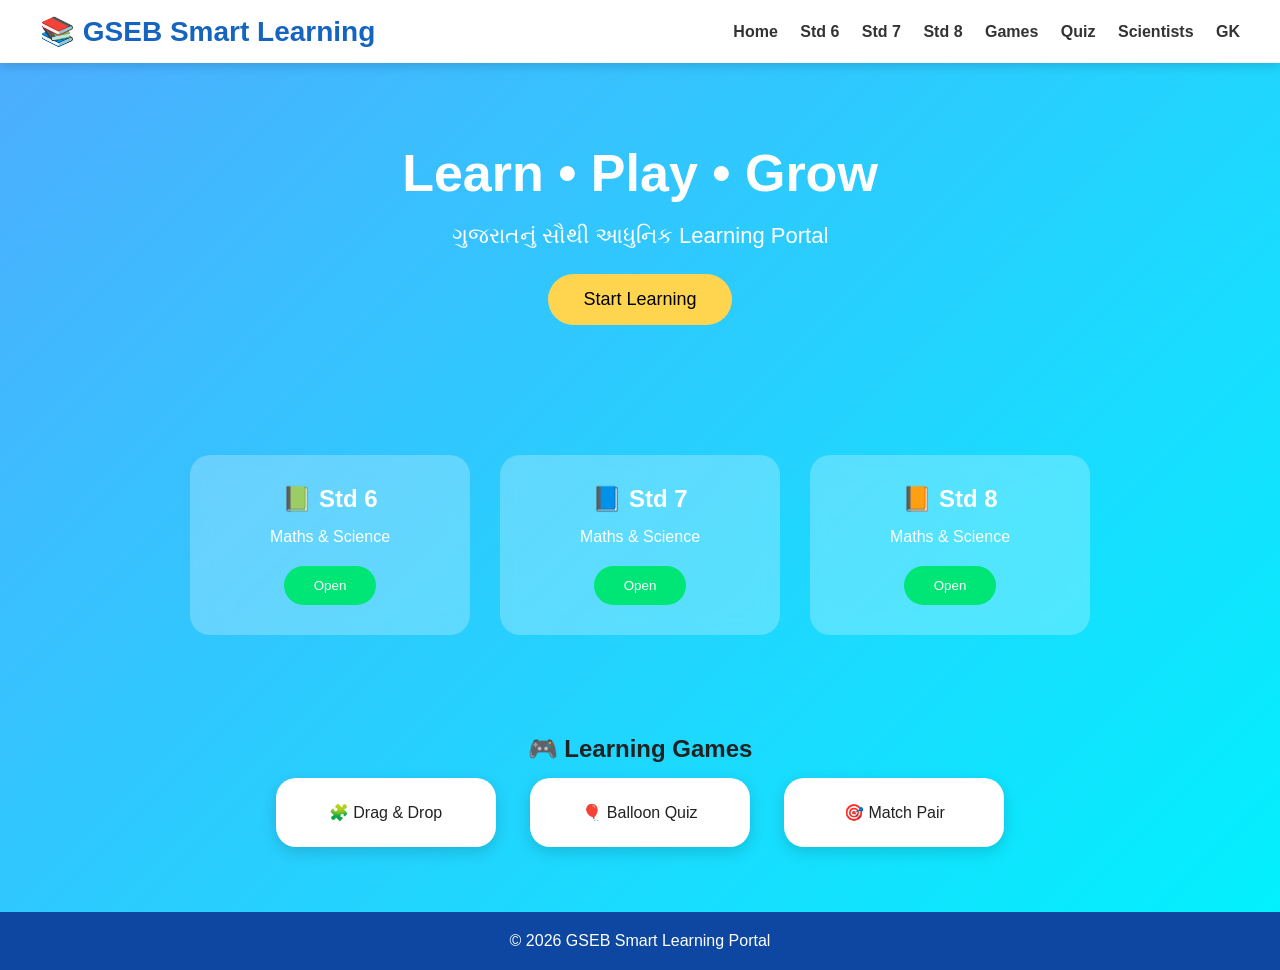
<file: index.html>
<!DOCTYPE html>
<html lang="en">
<head>
    <meta charset="UTF-8">
    <meta name="viewport" content="width=device-width, initial-scale=1.0">
    <title>GSEB Smart Learning Portal</title>

    <link rel="stylesheet" href="style.css">
</head>
<body>

<header>
    <div class="logo">
        📚 GSEB Smart Learning
    </div>

    <nav>
        <a href="#">Home</a>
        <a href="#">Std 6</a>
        <a href="#">Std 7</a>
        <a href="#">Std 8</a>
        <a href="#">Games</a>
        <a href="#">Quiz</a>
        <a href="#">Scientists</a>
        <a href="#">GK</a>
    </nav>
</header>

<section class="hero">

<h1>
Learn • Play • Grow
</h1>

<p>
ગુજરાતનું સૌથી આધુનિક Learning Portal
</p>

<button>
Start Learning
</button>

</section>

<section class="classes">

<div class="card">
<h2>📗 Std 6</h2>

<p>Maths & Science</p>

<button>Open</button>

</div>

<div class="card">

<h2>📘 Std 7</h2>

<p>Maths & Science</p>

<button>Open</button>

</div>

<div class="card">

<h2>📙 Std 8</h2>

<p>Maths & Science</p>

<button>Open</button>

</div>

</section>

<section>

<h2>
🎮 Learning Games
</h2>

<div class="game">

🧩 Drag & Drop

</div>

<div class="game">

🎈 Balloon Quiz

</div>

<div class="game">

🎯 Match Pair

</div>

</section>

<footer>

<p>

© 2026 GSEB Smart Learning Portal

</p>

</footer>

<script src="script.js"></script>

</body>
</html>
</file>
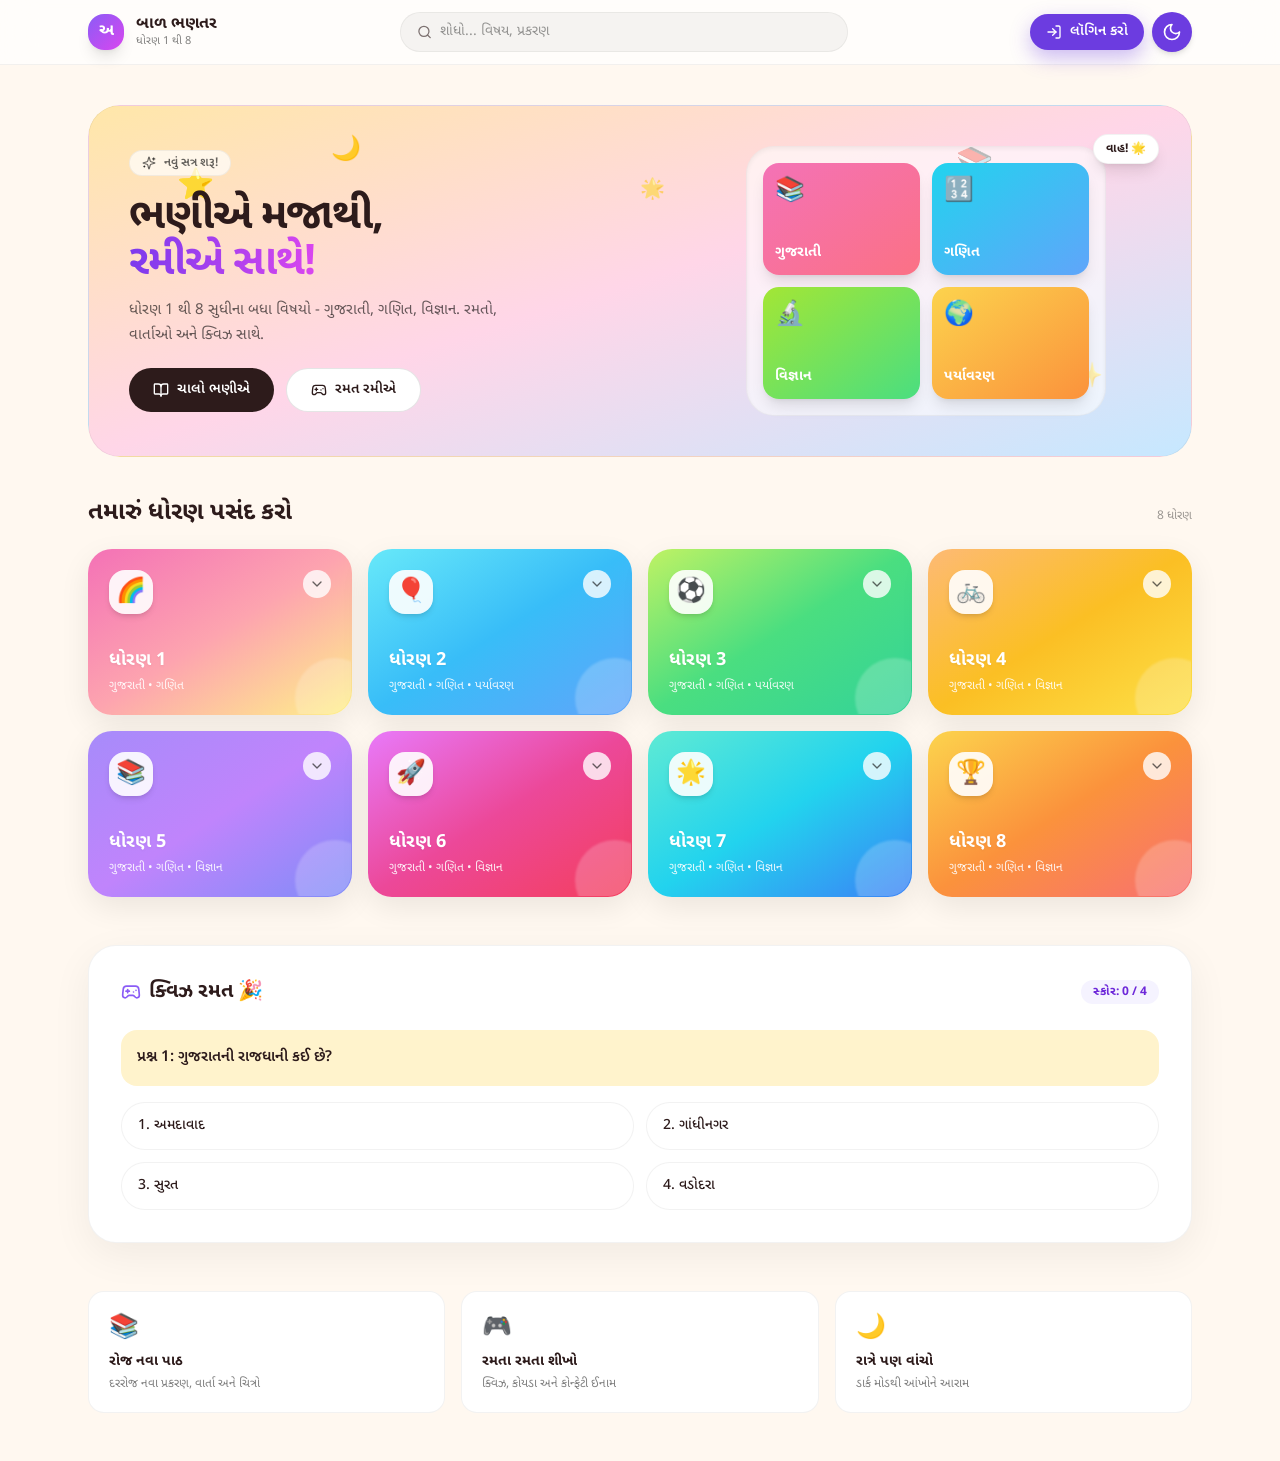
<file: Index.html>
<!DOCTYPE html>
<html lang="en">
<Head></Head>
  <meta charset="UTF-8">
  <meta name="viewport" content="width=device-width, initial-scale=1">
  <title>React Artifact</title>
  <style>*,:after,:before{--tw-border-spacing-x:0;--tw-border-spacing-y:0;--tw-translate-x:0;--tw-translate-y:0;--tw-rotate:0;--tw-skew-x:0;--tw-skew-y:0;--tw-scale-x:1;--tw-scale-y:1;--tw-pan-x: ;--tw-pan-y: ;--tw-pinch-zoom: ;--tw-scroll-snap-strictness:proximity;--tw-gradient-from-position: ;--tw-gradient-via-position: ;--tw-gradient-to-position: ;--tw-ordinal: ;--tw-slashed-zero: ;--tw-numeric-figure: ;--tw-numeric-spacing: ;--tw-numeric-fraction: ;--tw-ring-inset: ;--tw-ring-offset-width:0px;--tw-ring-offset-color:#fff;--tw-ring-color:rgba(59,130,246,.5);--tw-ring-offset-shadow:0 0 #0000;--tw-ring-shadow:0 0 #0000;--tw-shadow:0 0 #0000;--tw-shadow-colored:0 0 #0000;--tw-blur: ;--tw-brightness: ;--tw-contrast: ;--tw-grayscale: ;--tw-hue-rotate: ;--tw-invert: ;--tw-saturate: ;--tw-sepia: ;--tw-drop-shadow: ;--tw-backdrop-blur: ;--tw-backdrop-brightness: ;--tw-backdrop-contrast: ;--tw-backdrop-grayscale: ;--tw-backdrop-hue-rotate: ;--tw-backdrop-invert: ;--tw-backdrop-opacity: ;--tw-backdrop-saturate: ;--tw-backdrop-sepia: ;--tw-contain-size: ;--tw-contain-layout: ;--tw-contain-paint: ;--tw-contain-style: }::backdrop{--tw-border-spacing-x:0;--tw-border-spacing-y:0;--tw-translate-x:0;--tw-translate-y:0;--tw-rotate:0;--tw-skew-x:0;--tw-skew-y:0;--tw-scale-x:1;--tw-scale-y:1;--tw-pan-x: ;--tw-pan-y: ;--tw-pinch-zoom: ;--tw-scroll-snap-strictness:proximity;--tw-gradient-from-position: ;--tw-gradient-via-position: ;--tw-gradient-to-position: ;--tw-ordinal: ;--tw-slashed-zero: ;--tw-numeric-figure: ;--tw-numeric-spacing: ;--tw-numeric-fraction: ;--tw-ring-inset: ;--tw-ring-offset-width:0px;--tw-ring-offset-color:#fff;--tw-ring-color:rgba(59,130,246,.5);--tw-ring-offset-shadow:0 0 #0000;--tw-ring-shadow:0 0 #0000;--tw-shadow:0 0 #0000;--tw-shadow-colored:0 0 #0000;--tw-blur: ;--tw-brightness: ;--tw-contrast: ;--tw-grayscale: ;--tw-hue-rotate: ;--tw-invert: ;--tw-saturate: ;--tw-sepia: ;--tw-drop-shadow: ;--tw-backdrop-blur: ;--tw-backdrop-brightness: ;--tw-backdrop-contrast: ;--tw-backdrop-grayscale: ;--tw-backdrop-hue-rotate: ;--tw-backdrop-invert: ;--tw-backdrop-opacity: ;--tw-backdrop-saturate: ;--tw-backdrop-sepia: ;--tw-contain-size: ;--tw-contain-layout: ;--tw-contain-paint: ;--tw-contain-style: }/*! tailwindcss v3.4.18 | MIT License | https://tailwindcss.com*/*,:after,:before{box-sizing:border-box;border:0 solid #e5e7eb}:after,:before{--tw-content:""}:host,html{line-height:1.5;-webkit-text-size-adjust:100%;-moz-tab-size:4;-o-tab-size:4;tab-size:4;font-family:ui-sans-serif,system-ui,sans-serif,Apple Color Emoji,Segoe UI Emoji,Segoe UI Symbol,Noto Color Emoji;font-feature-settings:normal;font-variation-settings:normal;-webkit-tap-highlight-color:transparent}body{line-height:inherit}hr{height:0;color:inherit;border-top-width:1px}abbr:where([title]){-webkit-text-decoration:underline dotted;text-decoration:underline dotted}h1,h2,h3,h4,h5,h6{font-size:inherit;font-weight:inherit}a{color:inherit;text-decoration:inherit}b,strong{font-weight:bolder}code,kbd,pre,samp{font-family:ui-monospace,SFMono-Regular,Menlo,Monaco,Consolas,Liberation Mono,Courier New,monospace;font-feature-settings:normal;font-variation-settings:normal;font-size:1em}small{font-size:80%}sub,sup{font-size:75%;line-height:0;position:relative;vertical-align:baseline}sub{bottom:-.25em}sup{top:-.5em}table{text-indent:0;border-color:inherit;border-collapse:collapse}button,input,optgroup,select,textarea{font-family:inherit;font-feature-settings:inherit;font-variation-settings:inherit;font-size:100%;font-weight:inherit;line-height:inherit;letter-spacing:inherit;color:inherit;margin:0;padding:0}button,select{text-transform:none}button,input:where([type=button]),input:where([type=reset]),input:where([type=submit]){-webkit-appearance:button;background-color:transparent;background-image:none}:-moz-focusring{outline:auto}:-moz-ui-invalid{box-shadow:none}progress{vertical-align:baseline}::-webkit-inner-spin-button,::-webkit-outer-spin-button{height:auto}[type=search]{-webkit-appearance:textfield;outline-offset:-2px}::-webkit-search-decoration{-webkit-appearance:none}::-webkit-file-upload-button{-webkit-appearance:button;font:inherit}summary{display:list-item}blockquote,dd,dl,figure,h1,h2,h3,h4,h5,h6,hr,p,pre{margin:0}fieldset{margin:0}fieldset,legend{padding:0}menu,ol,ul{list-style:none;margin:0;padding:0}dialog{padding:0}textarea{resize:vertical}input::-moz-placeholder,textarea::-moz-placeholder{opacity:1;color:#9ca3af}input::placeholder,textarea::placeholder{opacity:1;color:#9ca3af}[role=button],button{cursor:pointer}:disabled{cursor:default}audio,canvas,embed,iframe,img,object,svg,video{display:block;vertical-align:middle}img,video{max-width:100%;height:auto}[hidden]:where(:not([hidden=until-found])){display:none}.pointer-events-none{pointer-events:none}.pointer-events-auto{pointer-events:auto}.fixed{position:fixed}.absolute{position:absolute}.relative{position:relative}.sticky{position:sticky}.inset-0{inset:0}.-bottom-6{bottom:-1.5rem}.-right-2{right:-.5rem}.-right-6{right:-1.5rem}.-top-3{top:-.75rem}.bottom-0{bottom:0}.bottom-\[12\%\]{bottom:12%}.bottom-\[18\%\]{bottom:18%}.left-0{left:0}.left-1\/2{left:50%}.left-4{left:1rem}.left-\[12\%\]{left:12%}.left-\[22\%\]{left:22%}.left-\[8\%\]{left:8%}.right-0{right:0}.right-4{right:1rem}.right-\[18\%\]{right:18%}.right-\[8\%\]{right:8%}.top-0{top:0}.top-4{top:1rem}.top-\[12\%\]{top:12%}.top-\[18\%\]{top:18%}.top-\[20\%\]{top:20%}.top-\[76px\]{top:76px}.top-\[8\%\]{top:8%}.z-30{z-index:30}.z-40{z-index:40}.z-50{z-index:50}.z-\[100\]{z-index:100}.mx-6{margin-left:1.5rem;margin-right:1.5rem}.mx-auto{margin-left:auto;margin-right:auto}.mb-4{margin-bottom:1rem}.ml-2{margin-left:.5rem}.mt-1{margin-top:.25rem}.mt-10{margin-top:2.5rem}.mt-12{margin-top:3rem}.mt-2{margin-top:.5rem}.mt-3{margin-top:.75rem}.mt-4{margin-top:1rem}.mt-5{margin-top:1.25rem}.mt-6{margin-top:1.5rem}.line-clamp-1{overflow:hidden;display:-webkit-box;-webkit-box-orient:vertical;-webkit-line-clamp:1}.flex{display:flex}.inline-flex{display:inline-flex}.grid{display:grid}.hidden{display:none}.aspect-\[4\/3\]{aspect-ratio:4/3}.h-10{height:2.5rem}.h-11{height:2.75rem}.h-12{height:3rem}.h-16{height:4rem}.h-20{height:5rem}.h-3\.5{height:.875rem}.h-4{height:1rem}.h-5{height:1.25rem}.h-6{height:1.5rem}.h-7{height:1.75rem}.h-8{height:2rem}.h-9{height:2.25rem}.h-\[148px\]{height:148px}.h-\[64px\]{height:64px}.h-\[68px\]{height:68px}.min-h-screen{min-height:100vh}.w-10{width:2.5rem}.w-11{width:2.75rem}.w-12{width:3rem}.w-16{width:4rem}.w-20{width:5rem}.w-3\.5{width:.875rem}.w-4{width:1rem}.w-5{width:1.25rem}.w-6{width:1.5rem}.w-7{width:1.75rem}.w-8{width:2rem}.w-9{width:2.25rem}.w-full{width:100%}.max-w-6xl{max-width:72rem}.max-w-\[360px\]{max-width:360px}.max-w-\[400px\]{max-width:400px}.max-w-\[46ch\]{max-width:46ch}.max-w-md{max-width:28rem}.flex-1{flex:1 1 0%}.rotate-180{--tw-rotate:180deg}.rotate-180,.scale-110{transform:translate(var(--tw-translate-x),var(--tw-translate-y)) rotate(var(--tw-rotate)) skewX(var(--tw-skew-x)) skewY(var(--tw-skew-y)) scaleX(var(--tw-scale-x)) scaleY(var(--tw-scale-y))}.scale-110{--tw-scale-x:1.1;--tw-scale-y:1.1}.transform{transform:translate(var(--tw-translate-x),var(--tw-translate-y)) rotate(var(--tw-rotate)) skewX(var(--tw-skew-x)) skewY(var(--tw-skew-y)) scaleX(var(--tw-scale-x)) scaleY(var(--tw-scale-y))}.grid-cols-1{grid-template-columns:repeat(1,minmax(0,1fr))}.grid-cols-2{grid-template-columns:repeat(2,minmax(0,1fr))}.grid-cols-4{grid-template-columns:repeat(4,minmax(0,1fr))}.grid-cols-6{grid-template-columns:repeat(6,minmax(0,1fr))}.flex-col{flex-direction:column}.flex-wrap{flex-wrap:wrap}.place-items-center{place-items:center}.items-start{align-items:flex-start}.items-center{align-items:center}.items-baseline{align-items:baseline}.justify-center{justify-content:center}.justify-between{justify-content:space-between}.gap-1{gap:.25rem}.gap-1\.5{gap:.375rem}.gap-2{gap:.5rem}.gap-3{gap:.75rem}.gap-4{gap:1rem}.gap-6{gap:1.5rem}.space-y-4>:not([hidden])~:not([hidden]){--tw-space-y-reverse:0;margin-top:calc(1rem*(1 - var(--tw-space-y-reverse)));margin-bottom:calc(1rem*var(--tw-space-y-reverse))}.overflow-hidden{overflow:hidden}.rounded-2xl{border-radius:1rem}.rounded-\[20px\]{border-radius:20px}.rounded-\[23px\]{border-radius:23px}.rounded-\[24px\]{border-radius:24px}.rounded-\[28px\]{border-radius:28px}.rounded-\[32px\]{border-radius:32px}.rounded-full{border-radius:9999px}.border{border-width:1px}.border-b{border-bottom-width:1px}.border-t{border-top-width:1px}.border-\[\#6C3CE0\]{--tw-border-opacity:1;border-color:rgb(108 60 224/var(--tw-border-opacity,1))}.border-amber-100{--tw-border-opacity:1;border-color:rgb(254 243 199/var(--tw-border-opacity,1))}.border-black\/10{border-color:rgba(0,0,0,.1)}.border-black\/5{border-color:rgba(0,0,0,.05)}.border-green-600{--tw-border-opacity:1;border-color:rgb(22 163 74/var(--tw-border-opacity,1))}.border-orange-100{--tw-border-opacity:1;border-color:rgb(255 237 213/var(--tw-border-opacity,1))}.border-red-600{--tw-border-opacity:1;border-color:rgb(220 38 38/var(--tw-border-opacity,1))}.border-white\/10{border-color:hsla(0,0%,100%,.1)}.bg-\[\#151221\]{--tw-bg-opacity:1;background-color:rgb(21 18 33/var(--tw-bg-opacity,1))}.bg-\[\#1A1628\]\/90{background-color:rgba(26,22,40,.9)}.bg-\[\#1E1B2E\]{--tw-bg-opacity:1;background-color:rgb(30 27 46/var(--tw-bg-opacity,1))}.bg-\[\#1E1B2E\]\/80{background-color:rgba(30,27,46,.8)}.bg-\[\#201C31\]{--tw-bg-opacity:1;background-color:rgb(32 28 49/var(--tw-bg-opacity,1))}.bg-\[\#2A2340\]{--tw-bg-opacity:1;background-color:rgb(42 35 64/var(--tw-bg-opacity,1))}.bg-\[\#2D1B1B\]{--tw-bg-opacity:1;background-color:rgb(45 27 27/var(--tw-bg-opacity,1))}.bg-\[\#6C3CE0\]{--tw-bg-opacity:1;background-color:rgb(108 60 224/var(--tw-bg-opacity,1))}.bg-\[\#FFF3CC\]{--tw-bg-opacity:1;background-color:rgb(255 243 204/var(--tw-bg-opacity,1))}.bg-\[\#FFF8F0\]{--tw-bg-opacity:1;background-color:rgb(255 248 240/var(--tw-bg-opacity,1))}.bg-amber-50{--tw-bg-opacity:1;background-color:rgb(255 251 235/var(--tw-bg-opacity,1))}.bg-amber-500{--tw-bg-opacity:1;background-color:rgb(245 158 11/var(--tw-bg-opacity,1))}.bg-black\/40{background-color:rgba(0,0,0,.4)}.bg-black\/5{background-color:rgba(0,0,0,.05)}.bg-black\/\[0\.03\]{background-color:rgba(0,0,0,.03)}.bg-black\/\[0\.04\]{background-color:rgba(0,0,0,.04)}.bg-black\/\[0\.05\]{background-color:rgba(0,0,0,.05)}.bg-cyan-500{--tw-bg-opacity:1;background-color:rgb(6 182 212/var(--tw-bg-opacity,1))}.bg-fuchsia-500{--tw-bg-opacity:1;background-color:rgb(217 70 239/var(--tw-bg-opacity,1))}.bg-green-500{--tw-bg-opacity:1;background-color:rgb(34 197 94/var(--tw-bg-opacity,1))}.bg-orange-50{--tw-bg-opacity:1;background-color:rgb(255 247 237/var(--tw-bg-opacity,1))}.bg-orange-500{--tw-bg-opacity:1;background-color:rgb(249 115 22/var(--tw-bg-opacity,1))}.bg-pink-500{--tw-bg-opacity:1;background-color:rgb(236 72 153/var(--tw-bg-opacity,1))}.bg-red-500{--tw-bg-opacity:1;background-color:rgb(239 68 68/var(--tw-bg-opacity,1))}.bg-teal-500{--tw-bg-opacity:1;background-color:rgb(20 184 166/var(--tw-bg-opacity,1))}.bg-transparent{background-color:transparent}.bg-violet-50{--tw-bg-opacity:1;background-color:rgb(245 243 255/var(--tw-bg-opacity,1))}.bg-violet-500{--tw-bg-opacity:1;background-color:rgb(139 92 246/var(--tw-bg-opacity,1))}.bg-white{--tw-bg-opacity:1;background-color:rgb(255 255 255/var(--tw-bg-opacity,1))}.bg-white\/10{background-color:hsla(0,0%,100%,.1)}.bg-white\/20{background-color:hsla(0,0%,100%,.2)}.bg-white\/5{background-color:hsla(0,0%,100%,.05)}.bg-white\/60{background-color:hsla(0,0%,100%,.6)}.bg-white\/70{background-color:hsla(0,0%,100%,.7)}.bg-white\/80{background-color:hsla(0,0%,100%,.8)}.bg-white\/90{background-color:hsla(0,0%,100%,.9)}.bg-gradient-to-br{background-image:linear-gradient(to bottom right,var(--tw-gradient-stops))}.bg-gradient-to-r{background-image:linear-gradient(to right,var(--tw-gradient-stops))}.from-\[\#2A2340\]{--tw-gradient-from:#2a2340 var(--tw-gradient-from-position);--tw-gradient-to:rgba(42,35,64,0) var(--tw-gradient-to-position);--tw-gradient-stops:var(--tw-gradient-from),var(--tw-gradient-to)}.from-\[\#FFE7A9\]{--tw-gradient-from:#ffe7a9 var(--tw-gradient-from-position);--tw-gradient-to:rgba(255,231,169,0) var(--tw-gradient-to-position);--tw-gradient-stops:var(--tw-gradient-from),var(--tw-gradient-to)}.from-amber-300{--tw-gradient-from:#fcd34d var(--tw-gradient-from-position);--tw-gradient-to:rgba(252,211,77,0) var(--tw-gradient-to-position);--tw-gradient-stops:var(--tw-gradient-from),var(--tw-gradient-to)}.from-cyan-300{--tw-gradient-from:#67e8f9 var(--tw-gradient-from-position);--tw-gradient-to:rgba(103,232,249,0) var(--tw-gradient-to-position);--tw-gradient-stops:var(--tw-gradient-from),var(--tw-gradient-to)}.from-cyan-400{--tw-gradient-from:#22d3ee var(--tw-gradient-from-position);--tw-gradient-to:rgba(34,211,238,0) var(--tw-gradient-to-position);--tw-gradient-stops:var(--tw-gradient-from),var(--tw-gradient-to)}.from-fuchsia-400{--tw-gradient-from:#e879f9 var(--tw-gradient-from-position);--tw-gradient-to:rgba(232,121,249,0) var(--tw-gradient-to-position);--tw-gradient-stops:var(--tw-gradient-from),var(--tw-gradient-to)}.from-lime-300{--tw-gradient-from:#bef264 var(--tw-gradient-from-position);--tw-gradient-to:hsla(82,85%,67%,0) var(--tw-gradient-to-position);--tw-gradient-stops:var(--tw-gradient-from),var(--tw-gradient-to)}.from-lime-400{--tw-gradient-from:#a3e635 var(--tw-gradient-from-position);--tw-gradient-to:rgba(163,230,53,0) var(--tw-gradient-to-position);--tw-gradient-stops:var(--tw-gradient-from),var(--tw-gradient-to)}.from-orange-300{--tw-gradient-from:#fdba74 var(--tw-gradient-from-position);--tw-gradient-to:hsla(31,97%,72%,0) var(--tw-gradient-to-position);--tw-gradient-stops:var(--tw-gradient-from),var(--tw-gradient-to)}.from-pink-400{--tw-gradient-from:#f472b6 var(--tw-gradient-from-position);--tw-gradient-to:rgba(244,114,182,0) var(--tw-gradient-to-position);--tw-gradient-stops:var(--tw-gradient-from),var(--tw-gradient-to)}.from-teal-300{--tw-gradient-from:#5eead4 var(--tw-gradient-from-position);--tw-gradient-to:rgba(94,234,212,0) var(--tw-gradient-to-position);--tw-gradient-stops:var(--tw-gradient-from),var(--tw-gradient-to)}.from-violet-400{--tw-gradient-from:#a78bfa var(--tw-gradient-from-position);--tw-gradient-to:rgba(167,139,250,0) var(--tw-gradient-to-position);--tw-gradient-stops:var(--tw-gradient-from),var(--tw-gradient-to)}.from-violet-500{--tw-gradient-from:#8b5cf6 var(--tw-gradient-from-position);--tw-gradient-to:rgba(139,92,246,0) var(--tw-gradient-to-position);--tw-gradient-stops:var(--tw-gradient-from),var(--tw-gradient-to)}.from-violet-600{--tw-gradient-from:#7c3aed var(--tw-gradient-from-position);--tw-gradient-to:rgba(124,58,237,0) var(--tw-gradient-to-position);--tw-gradient-stops:var(--tw-gradient-from),var(--tw-gradient-to)}.via-\[\#241E38\]{--tw-gradient-to:rgba(36,30,56,0) var(--tw-gradient-to-position);--tw-gradient-stops:var(--tw-gradient-from),#241e38 var(--tw-gradient-via-position),var(--tw-gradient-to)}.via-\[\#FFD6E8\]{--tw-gradient-to:rgba(255,214,232,0) var(--tw-gradient-to-position);--tw-gradient-stops:var(--tw-gradient-from),#ffd6e8 var(--tw-gradient-via-position),var(--tw-gradient-to)}.via-amber-400{--tw-gradient-to:rgba(251,191,36,0) var(--tw-gradient-to-position);--tw-gradient-stops:var(--tw-gradient-from),#fbbf24 var(--tw-gradient-via-position),var(--tw-gradient-to)}.via-cyan-400{--tw-gradient-to:rgba(34,211,238,0) var(--tw-gradient-to-position);--tw-gradient-stops:var(--tw-gradient-from),#22d3ee var(--tw-gradient-via-position),var(--tw-gradient-to)}.via-green-400{--tw-gradient-to:rgba(74,222,128,0) var(--tw-gradient-to-position);--tw-gradient-stops:var(--tw-gradient-from),#4ade80 var(--tw-gradient-via-position),var(--tw-gradient-to)}.via-orange-400{--tw-gradient-to:rgba(251,146,60,0) var(--tw-gradient-to-position);--tw-gradient-stops:var(--tw-gradient-from),#fb923c var(--tw-gradient-via-position),var(--tw-gradient-to)}.via-pink-500{--tw-gradient-to:rgba(236,72,153,0) var(--tw-gradient-to-position);--tw-gradient-stops:var(--tw-gradient-from),#ec4899 var(--tw-gradient-via-position),var(--tw-gradient-to)}.via-purple-400{--tw-gradient-to:rgba(192,132,252,0) var(--tw-gradient-to-position);--tw-gradient-stops:var(--tw-gradient-from),#c084fc var(--tw-gradient-via-position),var(--tw-gradient-to)}.via-rose-300{--tw-gradient-to:rgba(253,164,175,0) var(--tw-gradient-to-position);--tw-gradient-stops:var(--tw-gradient-from),#fda4af var(--tw-gradient-via-position),var(--tw-gradient-to)}.via-sky-400{--tw-gradient-to:rgba(56,189,248,0) var(--tw-gradient-to-position);--tw-gradient-stops:var(--tw-gradient-from),#38bdf8 var(--tw-gradient-via-position),var(--tw-gradient-to)}.to-\[\#1E1B2E\]{--tw-gradient-to:#1e1b2e var(--tw-gradient-to-position)}.to-\[\#C6E8FF\]{--tw-gradient-to:#c6e8ff var(--tw-gradient-to-position)}.to-blue-400{--tw-gradient-to:#60a5fa var(--tw-gradient-to-position)}.to-blue-500{--tw-gradient-to:#3b82f6 var(--tw-gradient-to-position)}.to-emerald-400{--tw-gradient-to:#34d399 var(--tw-gradient-to-position)}.to-fuchsia-500{--tw-gradient-to:#d946ef var(--tw-gradient-to-position)}.to-green-400{--tw-gradient-to:#4ade80 var(--tw-gradient-to-position)}.to-indigo-400{--tw-gradient-to:#818cf8 var(--tw-gradient-to-position)}.to-orange-400{--tw-gradient-to:#fb923c var(--tw-gradient-to-position)}.to-pink-400{--tw-gradient-to:#f472b6 var(--tw-gradient-to-position)}.to-red-400{--tw-gradient-to:#f87171 var(--tw-gradient-to-position)}.to-rose-400{--tw-gradient-to:#fb7185 var(--tw-gradient-to-position)}.to-rose-500{--tw-gradient-to:#f43f5e var(--tw-gradient-to-position)}.to-yellow-200{--tw-gradient-to:#fef08a var(--tw-gradient-to-position)}.to-yellow-300{--tw-gradient-to:#fde047 var(--tw-gradient-to-position)}.bg-clip-text{-webkit-background-clip:text;background-clip:text}.p-3{padding:.75rem}.p-4{padding:1rem}.p-5{padding:1.25rem}.p-6{padding:1.5rem}.p-8{padding:2rem}.p-\[1px\]{padding:1px}.px-2\.5{padding-left:.625rem;padding-right:.625rem}.px-3{padding-left:.75rem;padding-right:.75rem}.px-4{padding-left:1rem;padding-right:1rem}.px-5{padding-left:1.25rem;padding-right:1.25rem}.px-6{padding-left:1.5rem;padding-right:1.5rem}.py-1{padding-top:.25rem;padding-bottom:.25rem}.py-1\.5{padding-top:.375rem;padding-bottom:.375rem}.pb-24{padding-bottom:6rem}.pb-3{padding-bottom:.75rem}.pl-2{padding-left:.5rem}.pr-3{padding-right:.75rem}.text-left{text-align:left}.text-center{text-align:center}.font-\[Poppins\]{font-family:Poppins}.text-2xl{font-size:1.5rem;line-height:2rem}.text-3xl{font-size:1.875rem;line-height:2.25rem}.text-\[10px\]{font-size:10px}.text-\[11px\]{font-size:11px}.text-\[14px\]{font-size:14px}.text-\[15px\]{font-size:15px}.text-\[16px\]{font-size:16px}.text-\[18px\]{font-size:18px}.text-\[28px\]{font-size:28px}.text-lg{font-size:1.125rem;line-height:1.75rem}.text-sm{font-size:.875rem;line-height:1.25rem}.text-xl{font-size:1.25rem;line-height:1.75rem}.text-xs{font-size:.75rem;line-height:1rem}.font-bold{font-weight:700}.font-medium{font-weight:500}.font-semibold{font-weight:600}.leading-\[1\.1\]{line-height:1.1}.leading-relaxed{line-height:1.625}.leading-tight{line-height:1.25}.tracking-tight{letter-spacing:-.025em}.text-\[\#2D1B1B\]{--tw-text-opacity:1;color:rgb(45 27 27/var(--tw-text-opacity,1))}.text-amber-500{--tw-text-opacity:1;color:rgb(245 158 11/var(--tw-text-opacity,1))}.text-black{--tw-text-opacity:1;color:rgb(0 0 0/var(--tw-text-opacity,1))}.text-black\/40{color:rgba(0,0,0,.4)}.text-black\/50{color:rgba(0,0,0,.5)}.text-black\/60{color:rgba(0,0,0,.6)}.text-green-600{--tw-text-opacity:1;color:rgb(22 163 74/var(--tw-text-opacity,1))}.text-orange-500{--tw-text-opacity:1;color:rgb(249 115 22/var(--tw-text-opacity,1))}.text-red-500{--tw-text-opacity:1;color:rgb(239 68 68/var(--tw-text-opacity,1))}.text-transparent{color:transparent}.text-violet-500{--tw-text-opacity:1;color:rgb(139 92 246/var(--tw-text-opacity,1))}.text-violet-700{--tw-text-opacity:1;color:rgb(109 40 217/var(--tw-text-opacity,1))}.text-white{--tw-text-opacity:1;color:rgb(255 255 255/var(--tw-text-opacity,1))}.text-white\/50{color:hsla(0,0%,100%,.5)}.text-white\/60{color:hsla(0,0%,100%,.6)}.text-white\/70{color:hsla(0,0%,100%,.7)}.text-white\/80{color:hsla(0,0%,100%,.8)}.text-white\/90{color:hsla(0,0%,100%,.9)}.opacity-60{opacity:.6}.shadow-2xl{--tw-shadow:0 25px 50px -12px rgba(0,0,0,.25);--tw-shadow-colored:0 25px 50px -12px var(--tw-shadow-color)}.shadow-2xl,.shadow-\[0_10px_20px_rgba\(108\2c 60\2c 224\2c 0\.35\)\]{box-shadow:var(--tw-ring-offset-shadow,0 0 #0000),var(--tw-ring-shadow,0 0 #0000),var(--tw-shadow)}.shadow-\[0_10px_20px_rgba\(108\2c 60\2c 224\2c 0\.35\)\]{--tw-shadow:0 10px 20px rgba(108,60,224,.35);--tw-shadow-colored:0 10px 20px var(--tw-shadow-color)}.shadow-\[0_10px_30px_rgba\(0\2c 0\2c 0\2c 0\.08\)\]{--tw-shadow:0 10px 30px rgba(0,0,0,.08);--tw-shadow-colored:0 10px 30px var(--tw-shadow-color);box-shadow:var(--tw-ring-offset-shadow,0 0 #0000),var(--tw-ring-shadow,0 0 #0000),var(--tw-shadow)}.shadow-\[0_12px_40px_rgba\(0\2c 0\2c 0\2c 0\.06\)\]{--tw-shadow:0 12px 40px rgba(0,0,0,.06);--tw-shadow-colored:0 12px 40px var(--tw-shadow-color);box-shadow:var(--tw-ring-offset-shadow,0 0 #0000),var(--tw-ring-shadow,0 0 #0000),var(--tw-shadow)}.shadow-\[0_20px_60px_rgba\(0\2c 0\2c 0\2c 0\.08\)\]{--tw-shadow:0 20px 60px rgba(0,0,0,.08);--tw-shadow-colored:0 20px 60px var(--tw-shadow-color);box-shadow:var(--tw-ring-offset-shadow,0 0 #0000),var(--tw-ring-shadow,0 0 #0000),var(--tw-shadow)}.shadow-\[0_8px_20px_rgba\(108\2c 60\2c 224\2c 0\.35\)\]{--tw-shadow:0 8px 20px rgba(108,60,224,.35);--tw-shadow-colored:0 8px 20px var(--tw-shadow-color)}.shadow-\[0_8px_20px_rgba\(108\2c 60\2c 224\2c 0\.35\)\],.shadow-inner{box-shadow:var(--tw-ring-offset-shadow,0 0 #0000),var(--tw-ring-shadow,0 0 #0000),var(--tw-shadow)}.shadow-inner{--tw-shadow:inset 0 2px 4px 0 rgba(0,0,0,.05);--tw-shadow-colored:inset 0 2px 4px 0 var(--tw-shadow-color)}.shadow-lg{--tw-shadow:0 10px 15px -3px rgba(0,0,0,.1),0 4px 6px -4px rgba(0,0,0,.1);--tw-shadow-colored:0 10px 15px -3px var(--tw-shadow-color),0 4px 6px -4px var(--tw-shadow-color)}.shadow-lg,.shadow-md{box-shadow:var(--tw-ring-offset-shadow,0 0 #0000),var(--tw-ring-shadow,0 0 #0000),var(--tw-shadow)}.shadow-md{--tw-shadow:0 4px 6px -1px rgba(0,0,0,.1),0 2px 4px -2px rgba(0,0,0,.1);--tw-shadow-colored:0 4px 6px -1px var(--tw-shadow-color),0 2px 4px -2px var(--tw-shadow-color)}.shadow-sm{--tw-shadow:0 1px 2px 0 rgba(0,0,0,.05);--tw-shadow-colored:0 1px 2px 0 var(--tw-shadow-color);box-shadow:var(--tw-ring-offset-shadow,0 0 #0000),var(--tw-ring-shadow,0 0 #0000),var(--tw-shadow)}.outline-none{outline:2px solid transparent;outline-offset:2px}.blur{--tw-blur:blur(8px)}.blur,.blur-\[1px\]{filter:var(--tw-blur) var(--tw-brightness) var(--tw-contrast) var(--tw-grayscale) var(--tw-hue-rotate) var(--tw-invert) var(--tw-saturate) var(--tw-sepia) var(--tw-drop-shadow)}.blur-\[1px\]{--tw-blur:blur(1px)}.drop-shadow-sm{--tw-drop-shadow:drop-shadow(0 1px 1px rgba(0,0,0,.05))}.drop-shadow-sm,.filter{filter:var(--tw-blur) var(--tw-brightness) var(--tw-contrast) var(--tw-grayscale) var(--tw-hue-rotate) var(--tw-invert) var(--tw-saturate) var(--tw-sepia) var(--tw-drop-shadow)}.backdrop-blur-sm{--tw-backdrop-blur:blur(4px)}.backdrop-blur-sm,.backdrop-filter{backdrop-filter:var(--tw-backdrop-blur) var(--tw-backdrop-brightness) var(--tw-backdrop-contrast) var(--tw-backdrop-grayscale) var(--tw-backdrop-hue-rotate) var(--tw-backdrop-invert) var(--tw-backdrop-opacity) var(--tw-backdrop-saturate) var(--tw-backdrop-sepia)}.transition{transition-property:color,background-color,border-color,text-decoration-color,fill,stroke,opacity,box-shadow,transform,filter,backdrop-filter;transition-timing-function:cubic-bezier(.4,0,.2,1);transition-duration:.15s}.transition-all{transition-property:all;transition-timing-function:cubic-bezier(.4,0,.2,1);transition-duration:.15s}.transition-colors{transition-property:color,background-color,border-color,text-decoration-color,fill,stroke;transition-timing-function:cubic-bezier(.4,0,.2,1);transition-duration:.15s}.transition-transform{transition-property:transform;transition-timing-function:cubic-bezier(.4,0,.2,1);transition-duration:.15s}.duration-300{transition-duration:.3s}.duration-500{transition-duration:.5s}.ease-in-out{transition-timing-function:cubic-bezier(.4,0,.2,1)}.ease-out{transition-timing-function:cubic-bezier(0,0,.2,1)}#root,body,html{min-height:100%}body{margin:0;font-family:Inter,ui-sans-serif,system-ui,-apple-system,BlinkMacSystemFont,Segoe UI,sans-serif}.selection\:bg-purple-200 ::-moz-selection{--tw-bg-opacity:1;background-color:rgb(233 213 255/var(--tw-bg-opacity,1))}.selection\:bg-purple-200 ::selection{--tw-bg-opacity:1;background-color:rgb(233 213 255/var(--tw-bg-opacity,1))}.selection\:bg-purple-200::-moz-selection{--tw-bg-opacity:1;background-color:rgb(233 213 255/var(--tw-bg-opacity,1))}.selection\:bg-purple-200::selection{--tw-bg-opacity:1;background-color:rgb(233 213 255/var(--tw-bg-opacity,1))}.placeholder\:text-black\/40::-moz-placeholder{color:rgba(0,0,0,.4)}.placeholder\:text-black\/40::placeholder{color:rgba(0,0,0,.4)}.placeholder\:text-white\/30::-moz-placeholder{color:hsla(0,0%,100%,.3)}.placeholder\:text-white\/30::placeholder{color:hsla(0,0%,100%,.3)}.last\:mb-0:last-child{margin-bottom:0}.hover\:-translate-y-1:hover{--tw-translate-y:-0.25rem}.hover\:-translate-y-1:hover,.hover\:scale-105:hover{transform:translate(var(--tw-translate-x),var(--tw-translate-y)) rotate(var(--tw-rotate)) skewX(var(--tw-skew-x)) skewY(var(--tw-skew-y)) scaleX(var(--tw-scale-x)) scaleY(var(--tw-scale-y))}.hover\:scale-105:hover{--tw-scale-x:1.05;--tw-scale-y:1.05}.hover\:scale-\[1\.01\]:hover{--tw-scale-x:1.01;--tw-scale-y:1.01}.hover\:scale-\[1\.01\]:hover,.hover\:scale-\[1\.02\]:hover{transform:translate(var(--tw-translate-x),var(--tw-translate-y)) rotate(var(--tw-rotate)) skewX(var(--tw-skew-x)) skewY(var(--tw-skew-y)) scaleX(var(--tw-scale-x)) scaleY(var(--tw-scale-y))}.hover\:scale-\[1\.02\]:hover{--tw-scale-x:1.02;--tw-scale-y:1.02}.hover\:bg-black\/\[0\.02\]:hover{background-color:rgba(0,0,0,.02)}.hover\:bg-white\/10:hover{background-color:hsla(0,0%,100%,.1)}.hover\:shadow-\[0_16px_40px_rgba\(0\2c 0\2c 0\2c 0\.12\)\]:hover{--tw-shadow:0 16px 40px rgba(0,0,0,.12);--tw-shadow-colored:0 16px 40px var(--tw-shadow-color);box-shadow:var(--tw-ring-offset-shadow,0 0 #0000),var(--tw-ring-shadow,0 0 #0000),var(--tw-shadow)}.disabled\:opacity-40:disabled{opacity:.4}.group:hover .group-hover\:rotate-3{--tw-rotate:3deg}.group:hover .group-hover\:rotate-3,.group:hover .group-hover\:scale-110{transform:translate(var(--tw-translate-x),var(--tw-translate-y)) rotate(var(--tw-rotate)) skewX(var(--tw-skew-x)) skewY(var(--tw-skew-y)) scaleX(var(--tw-scale-x)) scaleY(var(--tw-scale-y))}.group:hover .group-hover\:scale-110{--tw-scale-x:1.1;--tw-scale-y:1.1}.dark\:border-white\/10:is(.dark *){border-color:hsla(0,0%,100%,.1)}.dark\:bg-\[\#2A2340\]:is(.dark *){--tw-bg-opacity:1;background-color:rgb(42 35 64/var(--tw-bg-opacity,1))}.dark\:bg-white:is(.dark *){--tw-bg-opacity:1;background-color:rgb(255 255 255/var(--tw-bg-opacity,1))}.dark\:bg-white\/10:is(.dark *){background-color:hsla(0,0%,100%,.1)}.dark\:text-black:is(.dark *){--tw-text-opacity:1;color:rgb(0 0 0/var(--tw-text-opacity,1))}.dark\:placeholder\:text-white\/40:is(.dark *)::-moz-placeholder{color:hsla(0,0%,100%,.4)}.dark\:placeholder\:text-white\/40:is(.dark *)::placeholder{color:hsla(0,0%,100%,.4)}@media (min-width:768px){.md\:mt-10{margin-top:2.5rem}.md\:flex{display:flex}.md\:hidden{display:none}.md\:h-\[164px\]{height:164px}.md\:grid-cols-2{grid-template-columns:repeat(2,minmax(0,1fr))}.md\:grid-cols-3{grid-template-columns:repeat(3,minmax(0,1fr))}.md\:grid-cols-4{grid-template-columns:repeat(4,minmax(0,1fr))}.md\:grid-cols-\[1\.1fr_0\.9fr\]{grid-template-columns:1.1fr .9fr}.md\:p-10{padding:2.5rem}.md\:p-5{padding:1.25rem}.md\:p-8{padding:2rem}.md\:px-6{padding-left:1.5rem;padding-right:1.5rem}.md\:pb-12{padding-bottom:3rem}.md\:text-2xl{font-size:1.5rem;line-height:2rem}.md\:text-\[15px\]{font-size:15px}.md\:text-\[42px\]{font-size:42px}.md\:text-xl{font-size:1.25rem;line-height:1.75rem}}@media (min-width:1024px){.lg\:inline{display:inline}}</style>
</head>
<body>
  <div id="root"></div>
  
  <script type="module">var hd=Object.create;var{getPrototypeOf:vd,defineProperty:to,getOwnPropertyNames:gd}=Object;var yd=Object.prototype.hasOwnProperty;var Qe=(e,t,n)=>{n=e!=null?hd(vd(e)):{};let r=t||!e||!e.__esModule?to(n,"default",{value:e,enumerable:!0}):n;for(let l of gd(e))if(!yd.call(r,l))to(r,l,{get:()=>e[l],enumerable:!0});return r};var Lr=(e,t)=>()=>(t||e((t={exports:{}}).exports,t),t.exports);var wd=(e,t)=>{for(var n in t)to(e,n,{get:t[n],enumerable:!0,configurable:!0,set:(r)=>t[n]=()=>r})};var kd=(e,t)=>()=>(e&&(t=e(e=0)),t);var Et=Lr((Dd)=>{var Sn=Symbol.for("react.element"),Sd=Symbol.for("react.portal"),xd=Symbol.for("react.fragment"),Nd=Symbol.for("react.strict_mode"),Ed=Symbol.for("react.profiler"),Cd=Symbol.for("react.provider"),_d=Symbol.for("react.context"),Pd=Symbol.for("react.forward_ref"),zd=Symbol.for("react.suspense"),Td=Symbol.for("react.memo"),Ld=Symbol.for("react.lazy"),Cu=Symbol.iterator;function Rd(e){if(e===null||typeof e!=="object")return null;return e=Cu&&e[Cu]||e["@@iterator"],typeof e==="function"?e:null}var zu={isMounted:function(){return!1},enqueueForceUpdate:function(){},enqueueReplaceState:function(){},enqueueSetState:function(){}},Tu=Object.assign,Lu={};function Qt(e,t,n){this.props=e,this.context=t,this.refs=Lu,this.updater=n||zu}Qt.prototype.isReactComponent={};Qt.prototype.setState=function(e,t){if(typeof e!=="object"&&typeof e!=="function"&&e!=null)throw Error("setState(...): takes an object of state variables to update or a function which returns an object of state variables.");this.updater.enqueueSetState(this,e,t,"setState")};Qt.prototype.forceUpdate=function(e){this.updater.enqueueForceUpdate(this,e,"forceUpdate")};function Ru(){}Ru.prototype=Qt.prototype;function ro(e,t,n){this.props=e,this.context=t,this.refs=Lu,this.updater=n||zu}var lo=ro.prototype=new Ru;lo.constructor=ro;Tu(lo,Qt.prototype);lo.isPureReactComponent=!0;var _u=Array.isArray,Fu=Object.prototype.hasOwnProperty,oo={current:null},Mu={key:!0,ref:!0,__self:!0,__source:!0};function Iu(e,t,n){var r,l={},o=null,i=null;if(t!=null)for(r in t.ref!==void 0&&(i=t.ref),t.key!==void 0&&(o=""+t.key),t)Fu.call(t,r)&&!Mu.hasOwnProperty(r)&&(l[r]=t[r]);var u=arguments.length-2;if(u===1)l.children=n;else if(1<u){for(var a=Array(u),c=0;c<u;c++)a[c]=arguments[c+2];l.children=a}if(e&&e.defaultProps)for(r in u=e.defaultProps,u)l[r]===void 0&&(l[r]=u[r]);return{$$typeof:Sn,type:e,key:o,ref:i,props:l,_owner:oo.current}}function Fd(e,t){return{$$typeof:Sn,type:e.type,key:t,ref:e.ref,props:e.props,_owner:e._owner}}function io(e){return typeof e==="object"&&e!==null&&e.$$typeof===Sn}function Md(e){var t={"=":"=0",":":"=2"};return"$"+e.replace(/[=:]/g,function(n){return t[n]})}var Pu=/\/+/g;function no(e,t){return typeof e==="object"&&e!==null&&e.key!=null?Md(""+e.key):t.toString(36)}function Fr(e,t,n,r,l){var o=typeof e;if(o==="undefined"||o==="boolean")e=null;var i=!1;if(e===null)i=!0;else switch(o){case"string":case"number":i=!0;break;case"object":switch(e.$$typeof){case Sn:case Sd:i=!0}}if(i)return i=e,l=l(i),e=r===""?"."+no(i,0):r,_u(l)?(n="",e!=null&&(n=e.replace(Pu,"$&/")+"/"),Fr(l,t,n,"",function(c){return c})):l!=null&&(io(l)&&(l=Fd(l,n+(!l.key||i&&i.key===l.key?"":(""+l.key).replace(Pu,"$&/")+"/")+e)),t.push(l)),1;if(i=0,r=r===""?".":r+":",_u(e))for(var u=0;u<e.length;u++){o=e[u];var a=r+no(o,u);i+=Fr(o,t,n,a,l)}else if(a=Rd(e),typeof a==="function")for(e=a.call(e),u=0;!(o=e.next()).done;)o=o.value,a=r+no(o,u++),i+=Fr(o,t,n,a,l);else if(o==="object")throw t=String(e),Error("Objects are not valid as a React child (found: "+(t==="[object Object]"?"object with keys {"+Object.keys(e).join(", ")+"}":t)+"). If you meant to render a collection of children, use an array instead.");return i}function Rr(e,t,n){if(e==null)return e;var r=[],l=0;return Fr(e,r,"","",function(o){return t.call(n,o,l++)}),r}function Id(e){if(e._status===-1){var t=e._result;t=t(),t.then(function(n){if(e._status===0||e._status===-1)e._status=1,e._result=n},function(n){if(e._status===0||e._status===-1)e._status=2,e._result=n}),e._status===-1&&(e._status=0,e._result=t)}if(e._status===1)return e._result.default;throw e._result}var ie={current:null},Mr={transition:null},Od={ReactCurrentDispatcher:ie,ReactCurrentBatchConfig:Mr,ReactCurrentOwner:oo};function Ou(){throw Error("act(...) is not supported in production builds of React.")}Dd.Children={map:Rr,forEach:function(e,t,n){Rr(e,function(){t.apply(this,arguments)},n)},count:function(e){var t=0;return Rr(e,function(){t++}),t},toArray:function(e){return Rr(e,function(t){return t})||[]},only:function(e){if(!io(e))throw Error("React.Children.only expected to receive a single React element child.");return e}};Dd.Component=Qt;Dd.Fragment=xd;Dd.Profiler=Ed;Dd.PureComponent=ro;Dd.StrictMode=Nd;Dd.Suspense=zd;Dd.__SECRET_INTERNALS_DO_NOT_USE_OR_YOU_WILL_BE_FIRED=Od;Dd.act=Ou;Dd.cloneElement=function(e,t,n){if(e===null||e===void 0)throw Error("React.cloneElement(...): The argument must be a React element, but you passed "+e+".");var r=Tu({},e.props),l=e.key,o=e.ref,i=e._owner;if(t!=null){if(t.ref!==void 0&&(o=t.ref,i=oo.current),t.key!==void 0&&(l=""+t.key),e.type&&e.type.defaultProps)var u=e.type.defaultProps;for(a in t)Fu.call(t,a)&&!Mu.hasOwnProperty(a)&&(r[a]=t[a]===void 0&&u!==void 0?u[a]:t[a])}var a=arguments.length-2;if(a===1)r.children=n;else if(1<a){u=Array(a);for(var c=0;c<a;c++)u[c]=arguments[c+2];r.children=u}return{$$typeof:Sn,type:e.type,key:l,ref:o,props:r,_owner:i}};Dd.createContext=function(e){return e={$$typeof:_d,_currentValue:e,_currentValue2:e,_threadCount:0,Provider:null,Consumer:null,_defaultValue:null,_globalName:null},e.Provider={$$typeof:Cd,_context:e},e.Consumer=e};Dd.createElement=Iu;Dd.createFactory=function(e){var t=Iu.bind(null,e);return t.type=e,t};Dd.createRef=function(){return{current:null}};Dd.forwardRef=function(e){return{$$typeof:Pd,render:e}};Dd.isValidElement=io;Dd.lazy=function(e){return{$$typeof:Ld,_payload:{_status:-1,_result:e},_init:Id}};Dd.memo=function(e,t){return{$$typeof:Td,type:e,compare:t===void 0?null:t}};Dd.startTransition=function(e){var t=Mr.transition;Mr.transition={};try{e()}finally{Mr.transition=t}};Dd.unstable_act=Ou;Dd.useCallback=function(e,t){return ie.current.useCallback(e,t)};Dd.useContext=function(e){return ie.current.useContext(e)};Dd.useDebugValue=function(){};Dd.useDeferredValue=function(e){return ie.current.useDeferredValue(e)};Dd.useEffect=function(e,t){return ie.current.useEffect(e,t)};Dd.useId=function(){return ie.current.useId()};Dd.useImperativeHandle=function(e,t,n){return ie.current.useImperativeHandle(e,t,n)};Dd.useInsertionEffect=function(e,t){return ie.current.useInsertionEffect(e,t)};Dd.useLayoutEffect=function(e,t){return ie.current.useLayoutEffect(e,t)};Dd.useMemo=function(e,t){return ie.current.useMemo(e,t)};Dd.useReducer=function(e,t,n){return ie.current.useReducer(e,t,n)};Dd.useRef=function(e){return ie.current.useRef(e)};Dd.useState=function(e){return ie.current.useState(e)};Dd.useSyncExternalStore=function(e,t,n){return ie.current.useSyncExternalStore(e,t,n)};Dd.useTransition=function(){return ie.current.useTransition()};Dd.version="18.3.1"});var Hu=Lr((Sf)=>{function ao(e,t){var n=e.length;e.push(t);e:for(;0<n;){var r=n-1>>>1,l=e[r];if(0<Ir(l,t))e[r]=t,e[n]=l,n=r;else break e}}function ze(e){return e.length===0?null:e[0]}function Ur(e){if(e.length===0)return null;var t=e[0],n=e.pop();if(n!==t){e[0]=n;e:for(var r=0,l=e.length,o=l>>>1;r<o;){var i=2*(r+1)-1,u=e[i],a=i+1,c=e[a];if(0>Ir(u,n))a<l&&0>Ir(c,u)?(e[r]=c,e[a]=n,r=a):(e[r]=u,e[i]=n,r=i);else if(a<l&&0>Ir(c,n))e[r]=c,e[a]=n,r=a;else break e}}return t}function Ir(e,t){var n=e.sortIndex-t.sortIndex;return n!==0?n:e.id-t.id}if(typeof performance==="object"&&typeof performance.now==="function")so=performance,Sf.unstable_now=function(){return so.now()};else Or=Date,co=Or.now(),Sf.unstable_now=function(){return Or.now()-co};var so,Or,co,De=[],et=[],kf=1,ke=null,te=3,Vr=!1,Ct=!1,Nn=!1,$u=typeof setTimeout==="function"?setTimeout:null,Uu=typeof clearTimeout==="function"?clearTimeout:null,Du=typeof setImmediate<"u"?setImmediate:null;typeof navigator<"u"&&navigator.scheduling!==void 0&&navigator.scheduling.isInputPending!==void 0&&navigator.scheduling.isInputPending.bind(navigator.scheduling);function fo(e){for(var t=ze(et);t!==null;){if(t.callback===null)Ur(et);else if(t.startTime<=e)Ur(et),t.sortIndex=t.expirationTime,ao(De,t);else break;t=ze(et)}}function mo(e){if(Nn=!1,fo(e),!Ct)if(ze(De)!==null)Ct=!0,vo(ho);else{var t=ze(et);t!==null&&go(mo,t.startTime-e)}}function ho(e,t){Ct=!1,Nn&&(Nn=!1,Uu(En),En=-1),Vr=!0;var n=te;try{fo(t);for(ke=ze(De);ke!==null&&(!(ke.expirationTime>t)||e&&!Bu());){var r=ke.callback;if(typeof r==="function"){ke.callback=null,te=ke.priorityLevel;var l=r(ke.expirationTime<=t);t=Sf.unstable_now(),typeof l==="function"?ke.callback=l:ke===ze(De)&&Ur(De),fo(t)}else Ur(De);ke=ze(De)}if(ke!==null)var o=!0;else{var i=ze(et);i!==null&&go(mo,i.startTime-t),o=!1}return o}finally{ke=null,te=n,Vr=!1}}var Ar=!1,Dr=null,En=-1,Vu=5,Au=-1;function Bu(){return Sf.unstable_now()-Au<Vu?!1:!0}function uo(){if(Dr!==null){var e=Sf.unstable_now();Au=e;var t=!0;try{t=Dr(!0,e)}finally{t?xn():(Ar=!1,Dr=null)}}else Ar=!1}var xn;if(typeof Du==="function")xn=function(){Du(uo)};else if(typeof MessageChannel<"u")$r=new MessageChannel,po=$r.port2,$r.port1.onmessage=uo,xn=function(){po.postMessage(null)};else xn=function(){$u(uo,0)};var $r,po;function vo(e){Dr=e,Ar||(Ar=!0,xn())}function go(e,t){En=$u(function(){e(Sf.unstable_now())},t)}Sf.unstable_IdlePriority=5;Sf.unstable_ImmediatePriority=1;Sf.unstable_LowPriority=4;Sf.unstable_NormalPriority=3;Sf.unstable_Profiling=null;Sf.unstable_UserBlockingPriority=2;Sf.unstable_cancelCallback=function(e){e.callback=null};Sf.unstable_continueExecution=function(){Ct||Vr||(Ct=!0,vo(ho))};Sf.unstable_forceFrameRate=function(e){0>e||125<e?console.error("forceFrameRate takes a positive int between 0 and 125, forcing frame rates higher than 125 fps is not supported"):Vu=0<e?Math.floor(1000/e):5};Sf.unstable_getCurrentPriorityLevel=function(){return te};Sf.unstable_getFirstCallbackNode=function(){return ze(De)};Sf.unstable_next=function(e){switch(te){case 1:case 2:case 3:var t=3;break;default:t=te}var n=te;te=t;try{return e()}finally{te=n}};Sf.unstable_pauseExecution=function(){};Sf.unstable_requestPaint=function(){};Sf.unstable_runWithPriority=function(e,t){switch(e){case 1:case 2:case 3:case 4:case 5:break;default:e=3}var n=te;te=e;try{return t()}finally{te=n}};Sf.unstable_scheduleCallback=function(e,t,n){var r=Sf.unstable_now();switch(typeof n==="object"&&n!==null?(n=n.delay,n=typeof n==="number"&&0<n?r+n:r):n=r,e){case 1:var l=-1;break;case 2:l=250;break;case 5:l=1073741823;break;case 4:l=1e4;break;default:l=5000}return l=n+l,e={id:kf++,callback:t,priorityLevel:e,startTime:n,expirationTime:l,sortIndex:-1},n>r?(e.sortIndex=n,ao(et,e),ze(De)===null&&e===ze(et)&&(Nn?(Uu(En),En=-1):Nn=!0,go(mo,n-r))):(e.sortIndex=l,ao(De,e),Ct||Vr||(Ct=!0,vo(ho))),e};Sf.unstable_shouldYield=Bu;Sf.unstable_wrapCallback=function(e){var t=te;return function(){var n=te;te=t;try{return e.apply(this,arguments)}finally{te=n}}}});var Nu={};wd(Nu,{version:()=>nd,unstable_renderSubtreeIntoContainer:()=>td,unstable_batchedUpdates:()=>ed,unmountComponentAtNode:()=>bc,render:()=>jc,hydrateRoot:()=>qc,hydrate:()=>Jc,flushSync:()=>Zc,findDOMNode:()=>Gc,createRoot:()=>Xc,createPortal:()=>Kc,__SECRET_INTERNALS_DO_NOT_USE_OR_YOU_WILL_BE_FIRED:()=>Yc});function g(e){for(var t="https://reactjs.org/docs/error-decoder.html?invariant="+e,n=1;n<arguments.length;n++)t+="&args[]="+encodeURIComponent(arguments[n]);return"Minified React error #"+e+"; visit "+t+" for the full message or use the non-minified dev environment for full errors and additional helpful warnings."}function Vt(e,t){fn(e,t),fn(e+"Capture",t)}function fn(e,t){Zn[e]=t;for(e=0;e<t.length;e++)Ga.add(t[e])}function Bf(e){if(Vo.call(Wu,e))return!0;if(Vo.call(Qu,e))return!1;if(Af.test(e))return Wu[e]=!0;return Qu[e]=!0,!1}function Hf(e,t,n,r){if(n!==null&&n.type===0)return!1;switch(typeof t){case"function":case"symbol":return!0;case"boolean":if(r)return!1;if(n!==null)return!n.acceptsBooleans;return e=e.toLowerCase().slice(0,5),e!=="data-"&&e!=="aria-";default:return!1}}function Qf(e,t,n,r){if(t===null||typeof t>"u"||Hf(e,t,n,r))return!0;if(r)return!1;if(n!==null)switch(n.type){case 3:return!t;case 4:return t===!1;case 5:return isNaN(t);case 6:return isNaN(t)||1>t}return!1}function se(e,t,n,r,l,o,i){this.acceptsBooleans=t===2||t===3||t===4,this.attributeName=r,this.attributeNamespace=l,this.mustUseProperty=n,this.propertyName=e,this.type=t,this.sanitizeURL=o,this.removeEmptyString=i}function Ii(e){return e[1].toUpperCase()}function Oi(e,t,n,r){var l=b.hasOwnProperty(t)?b[t]:null;if(l!==null?l.type!==0:r||!(2<t.length)||t[0]!=="o"&&t[0]!=="O"||t[1]!=="n"&&t[1]!=="N")Qf(t,n,l,r)&&(n=null),r||l===null?Bf(t)&&(n===null?e.removeAttribute(t):e.setAttribute(t,""+n)):l.mustUseProperty?e[l.propertyName]=n===null?l.type===3?!1:"":n:(t=l.attributeName,r=l.attributeNamespace,n===null?e.removeAttribute(t):(l=l.type,n=l===3||l===4&&n===!0?"":""+n,r?e.setAttributeNS(r,t,n):e.setAttribute(t,n)))}function Cn(e){if(e===null||typeof e!=="object")return null;return e=Yu&&e[Yu]||e["@@iterator"],typeof e==="function"?e:null}function Fn(e){if(yo===void 0)try{throw Error()}catch(n){var t=n.stack.trim().match(/\n( *(at )?)/);yo=t&&t[1]||""}return`
`+yo+e}function ko(e,t){if(!e||wo)return"";wo=!0;var n=Error.prepareStackTrace;Error.prepareStackTrace=void 0;try{if(t)if(t=function(){throw Error()},Object.defineProperty(t.prototype,"props",{set:function(){throw Error()}}),typeof Reflect==="object"&&Reflect.construct){try{Reflect.construct(t,[])}catch(c){var r=c}Reflect.construct(e,[],t)}else{try{t.call()}catch(c){r=c}e.call(t.prototype)}else{try{throw Error()}catch(c){r=c}e()}}catch(c){if(c&&r&&typeof c.stack==="string"){for(var l=c.stack.split(`
`),o=r.stack.split(`
`),i=l.length-1,u=o.length-1;1<=i&&0<=u&&l[i]!==o[u];)u--;for(;1<=i&&0<=u;i--,u--)if(l[i]!==o[u]){if(i!==1||u!==1)do if(i--,u--,0>u||l[i]!==o[u]){var a=`
`+l[i].replace(" at new "," at ");return e.displayName&&a.includes("<anonymous>")&&(a=a.replace("<anonymous>",e.displayName)),a}while(1<=i&&0<=u);break}}}finally{wo=!1,Error.prepareStackTrace=n}return(e=e?e.displayName||e.name:"")?Fn(e):""}function Wf(e){switch(e.tag){case 5:return Fn(e.type);case 16:return Fn("Lazy");case 13:return Fn("Suspense");case 19:return Fn("SuspenseList");case 0:case 2:case 15:return e=ko(e.type,!1),e;case 11:return e=ko(e.type.render,!1),e;case 1:return e=ko(e.type,!0),e;default:return""}}function Qo(e){if(e==null)return null;if(typeof e==="function")return e.displayName||e.name||null;if(typeof e==="string")return e;switch(e){case Gt:return"Fragment";case Xt:return"Portal";case Ao:return"Profiler";case Di:return"StrictMode";case Bo:return"Suspense";case Ho:return"SuspenseList"}if(typeof e==="object")switch(e.$$typeof){case Ja:return(e.displayName||"Context")+".Consumer";case Za:return(e._context.displayName||"Context")+".Provider";case $i:var t=e.render;return e=e.displayName,e||(e=t.displayName||t.name||"",e=e!==""?"ForwardRef("+e+")":"ForwardRef"),e;case Ui:return t=e.displayName||null,t!==null?t:Qo(e.type)||"Memo";case nt:t=e._payload,e=e._init;try{return Qo(e(t))}catch(n){}}return null}function Yf(e){var t=e.type;switch(e.tag){case 24:return"Cache";case 9:return(t.displayName||"Context")+".Consumer";case 10:return(t._context.displayName||"Context")+".Provider";case 18:return"DehydratedFragment";case 11:return e=t.render,e=e.displayName||e.name||"",t.displayName||(e!==""?"ForwardRef("+e+")":"ForwardRef");case 7:return"Fragment";case 5:return t;case 4:return"Portal";case 3:return"Root";case 6:return"Text";case 16:return Qo(t);case 8:return t===Di?"StrictMode":"Mode";case 22:return"Offscreen";case 12:return"Profiler";case 21:return"Scope";case 13:return"Suspense";case 19:return"SuspenseList";case 25:return"TracingMarker";case 1:case 0:case 17:case 2:case 14:case 15:if(typeof t==="function")return t.displayName||t.name||null;if(typeof t==="string")return t}return null}function vt(e){switch(typeof e){case"boolean":case"number":case"string":case"undefined":return e;case"object":return e;default:return""}}function ja(e){var t=e.type;return(e=e.nodeName)&&e.toLowerCase()==="input"&&(t==="checkbox"||t==="radio")}function Kf(e){var t=ja(e)?"checked":"value",n=Object.getOwnPropertyDescriptor(e.constructor.prototype,t),r=""+e[t];if(!e.hasOwnProperty(t)&&typeof n<"u"&&typeof n.get==="function"&&typeof n.set==="function"){var{get:l,set:o}=n;return Object.defineProperty(e,t,{configurable:!0,get:function(){return l.call(this)},set:function(i){r=""+i,o.call(this,i)}}),Object.defineProperty(e,t,{enumerable:n.enumerable}),{getValue:function(){return r},setValue:function(i){r=""+i},stopTracking:function(){e._valueTracker=null,delete e[t]}}}}function Hr(e){e._valueTracker||(e._valueTracker=Kf(e))}function ba(e){if(!e)return!1;var t=e._valueTracker;if(!t)return!0;var n=t.getValue(),r="";return e&&(r=ja(e)?e.checked?"true":"false":e.value),e=r,e!==n?(t.setValue(e),!0):!1}function pl(e){if(e=e||(typeof document<"u"?document:void 0),typeof e>"u")return null;try{return e.activeElement||e.body}catch(t){return e.body}}function Wo(e,t){var n=t.checked;return B({},t,{defaultChecked:void 0,defaultValue:void 0,value:void 0,checked:n!=null?n:e._wrapperState.initialChecked})}function Ku(e,t){var n=t.defaultValue==null?"":t.defaultValue,r=t.checked!=null?t.checked:t.defaultChecked;n=vt(t.value!=null?t.value:n),e._wrapperState={initialChecked:r,initialValue:n,controlled:t.type==="checkbox"||t.type==="radio"?t.checked!=null:t.value!=null}}function es(e,t){t=t.checked,t!=null&&Oi(e,"checked",t,!1)}function Yo(e,t){es(e,t);var n=vt(t.value),r=t.type;if(n!=null)if(r==="number"){if(n===0&&e.value===""||e.value!=n)e.value=""+n}else e.value!==""+n&&(e.value=""+n);else if(r==="submit"||r==="reset"){e.removeAttribute("value");return}t.hasOwnProperty("value")?Ko(e,t.type,n):t.hasOwnProperty("defaultValue")&&Ko(e,t.type,vt(t.defaultValue)),t.checked==null&&t.defaultChecked!=null&&(e.defaultChecked=!!t.defaultChecked)}function Xu(e,t,n){if(t.hasOwnProperty("value")||t.hasOwnProperty("defaultValue")){var r=t.type;if(!(r!=="submit"&&r!=="reset"||t.value!==void 0&&t.value!==null))return;t=""+e._wrapperState.initialValue,n||t===e.value||(e.value=t),e.defaultValue=t}n=e.name,n!==""&&(e.name=""),e.defaultChecked=!!e._wrapperState.initialChecked,n!==""&&(e.name=n)}function Ko(e,t,n){if(t!=="number"||pl(e.ownerDocument)!==e)n==null?e.defaultValue=""+e._wrapperState.initialValue:e.defaultValue!==""+n&&(e.defaultValue=""+n)}function on(e,t,n,r){if(e=e.options,t){t={};for(var l=0;l<n.length;l++)t["$"+n[l]]=!0;for(n=0;n<e.length;n++)l=t.hasOwnProperty("$"+e[n].value),e[n].selected!==l&&(e[n].selected=l),l&&r&&(e[n].defaultSelected=!0)}else{n=""+vt(n),t=null;for(l=0;l<e.length;l++){if(e[l].value===n){e[l].selected=!0,r&&(e[l].defaultSelected=!0);return}t!==null||e[l].disabled||(t=e[l])}t!==null&&(t.selected=!0)}}function Xo(e,t){if(t.dangerouslySetInnerHTML!=null)throw Error(g(91));return B({},t,{value:void 0,defaultValue:void 0,children:""+e._wrapperState.initialValue})}function Gu(e,t){var n=t.value;if(n==null){if(n=t.children,t=t.defaultValue,n!=null){if(t!=null)throw Error(g(92));if(Mn(n)){if(1<n.length)throw Error(g(93));n=n[0]}t=n}t==null&&(t=""),n=t}e._wrapperState={initialValue:vt(n)}}function ts(e,t){var n=vt(t.value),r=vt(t.defaultValue);n!=null&&(n=""+n,n!==e.value&&(e.value=n),t.defaultValue==null&&e.defaultValue!==n&&(e.defaultValue=n)),r!=null&&(e.defaultValue=""+r)}function Zu(e){var t=e.textContent;t===e._wrapperState.initialValue&&t!==""&&t!==null&&(e.value=t)}function ns(e){switch(e){case"svg":return"http://www.w3.org/2000/svg";case"math":return"http://www.w3.org/1998/Math/MathML";default:return"http://www.w3.org/1999/xhtml"}}function Go(e,t){return e==null||e==="http://www.w3.org/1999/xhtml"?ns(t):e==="http://www.w3.org/2000/svg"&&t==="foreignObject"?"http://www.w3.org/1999/xhtml":e}function Jn(e,t){if(t){var n=e.firstChild;if(n&&n===e.lastChild&&n.nodeType===3){n.nodeValue=t;return}}e.textContent=t}function ls(e,t,n){return t==null||typeof t==="boolean"||t===""?"":n||typeof t!=="number"||t===0||An.hasOwnProperty(e)&&An[e]?(""+t).trim():t+"px"}function os(e,t){e=e.style;for(var n in t)if(t.hasOwnProperty(n)){var r=n.indexOf("--")===0,l=ls(n,t[n],r);n==="float"&&(n="cssFloat"),r?e.setProperty(n,l):e[n]=l}}function Zo(e,t){if(t){if(Gf[e]&&(t.children!=null||t.dangerouslySetInnerHTML!=null))throw Error(g(137,e));if(t.dangerouslySetInnerHTML!=null){if(t.children!=null)throw Error(g(60));if(typeof t.dangerouslySetInnerHTML!=="object"||!("__html"in t.dangerouslySetInnerHTML))throw Error(g(61))}if(t.style!=null&&typeof t.style!=="object")throw Error(g(62))}}function Jo(e,t){if(e.indexOf("-")===-1)return typeof t.is==="string";switch(e){case"annotation-xml":case"color-profile":case"font-face":case"font-face-src":case"font-face-uri":case"font-face-format":case"font-face-name":case"missing-glyph":return!1;default:return!0}}function Vi(e){return e=e.target||e.srcElement||window,e.correspondingUseElement&&(e=e.correspondingUseElement),e.nodeType===3?e.parentNode:e}function Ju(e){if(e=mr(e)){if(typeof jo!=="function")throw Error(g(280));var t=e.stateNode;t&&(t=Bl(t),jo(e.stateNode,e.type,t))}}function is(e){un?an?an.push(e):an=[e]:un=e}function us(){if(un){var e=un,t=an;if(an=un=null,Ju(e),t)for(e=0;e<t.length;e++)Ju(t[e])}}function as(e,t){return e(t)}function ss(){}function cs(e,t,n){if(So)return e(t,n);So=!0;try{return as(e,t,n)}finally{if(So=!1,un!==null||an!==null)ss(),us()}}function qn(e,t){var n=e.stateNode;if(n===null)return null;var r=Bl(n);if(r===null)return null;n=r[t];e:switch(t){case"onClick":case"onClickCapture":case"onDoubleClick":case"onDoubleClickCapture":case"onMouseDown":case"onMouseDownCapture":case"onMouseMove":case"onMouseMoveCapture":case"onMouseUp":case"onMouseUpCapture":case"onMouseEnter":(r=!r.disabled)||(e=e.type,r=!(e==="button"||e==="input"||e==="select"||e==="textarea")),e=!r;break e;default:e=!1}if(e)return null;if(n&&typeof n!=="function")throw Error(g(231,t,typeof n));return n}function Zf(e,t,n,r,l,o,i,u,a){var c=Array.prototype.slice.call(arguments,3);try{t.apply(n,c)}catch(p){this.onError(p)}}function qf(e,t,n,r,l,o,i,u,a){Bn=!1,ml=null,Zf.apply(Jf,arguments)}function jf(e,t,n,r,l,o,i,u,a){if(qf.apply(this,arguments),Bn){if(Bn){var c=ml;Bn=!1,ml=null}else throw Error(g(198));hl||(hl=!0,ei=c)}}function At(e){var t=e,n=e;if(e.alternate)for(;t.return;)t=t.return;else{e=t;do t=e,(t.flags&4098)!==0&&(n=t.return),e=t.return;while(e)}return t.tag===3?n:null}function ds(e){if(e.tag===13){var t=e.memoizedState;if(t===null&&(e=e.alternate,e!==null&&(t=e.memoizedState)),t!==null)return t.dehydrated}return null}function qu(e){if(At(e)!==e)throw Error(g(188))}function bf(e){var t=e.alternate;if(!t){if(t=At(e),t===null)throw Error(g(188));return t!==e?null:e}for(var n=e,r=t;;){var l=n.return;if(l===null)break;var o=l.alternate;if(o===null){if(r=l.return,r!==null){n=r;continue}break}if(l.child===o.child){for(o=l.child;o;){if(o===n)return qu(l),e;if(o===r)return qu(l),t;o=o.sibling}throw Error(g(188))}if(n.return!==r.return)n=l,r=o;else{for(var i=!1,u=l.child;u;){if(u===n){i=!0,n=l,r=o;break}if(u===r){i=!0,r=l,n=o;break}u=u.sibling}if(!i){for(u=o.child;u;){if(u===n){i=!0,n=o,r=l;break}if(u===r){i=!0,r=o,n=l;break}u=u.sibling}if(!i)throw Error(g(189))}}if(n.alternate!==r)throw Error(g(190))}if(n.tag!==3)throw Error(g(188));return n.stateNode.current===n?e:t}function fs(e){return e=bf(e),e!==null?ps(e):null}function ps(e){if(e.tag===5||e.tag===6)return e;for(e=e.child;e!==null;){var t=ps(e);if(t!==null)return t;e=e.sibling}return null}function lp(e){if(Ae&&typeof Ae.onCommitFiberRoot==="function")try{Ae.onCommitFiberRoot($l,e,void 0,(e.current.flags&128)===128)}catch(t){}}function up(e){return e>>>=0,e===0?32:31-(op(e)/ip|0)|0}function In(e){switch(e&-e){case 1:return 1;case 2:return 2;case 4:return 4;case 8:return 8;case 16:return 16;case 32:return 32;case 64:case 128:case 256:case 512:case 1024:case 2048:case 4096:case 8192:case 16384:case 32768:case 65536:case 131072:case 262144:case 524288:case 1048576:case 2097152:return e&4194240;case 4194304:case 8388608:case 16777216:case 33554432:case 67108864:return e&130023424;case 134217728:return 134217728;case 268435456:return 268435456;case 536870912:return 536870912;case 1073741824:return 1073741824;default:return e}}function gl(e,t){var n=e.pendingLanes;if(n===0)return 0;var r=0,l=e.suspendedLanes,o=e.pingedLanes,i=n&268435455;if(i!==0){var u=i&~l;u!==0?r=In(u):(o&=i,o!==0&&(r=In(o)))}else i=n&~l,i!==0?r=In(i):o!==0&&(r=In(o));if(r===0)return 0;if(t!==0&&t!==r&&(t&l)===0&&(l=r&-r,o=t&-t,l>=o||l===16&&(o&4194240)!==0))return t;if((r&4)!==0&&(r|=n&16),t=e.entangledLanes,t!==0)for(e=e.entanglements,t&=r;0<t;)n=31-Me(t),l=1<<n,r|=e[n],t&=~l;return r}function ap(e,t){switch(e){case 1:case 2:case 4:return t+250;case 8:case 16:case 32:case 64:case 128:case 256:case 512:case 1024:case 2048:case 4096:case 8192:case 16384:case 32768:case 65536:case 131072:case 262144:case 524288:case 1048576:case 2097152:return t+5000;case 4194304:case 8388608:case 16777216:case 33554432:case 67108864:return-1;case 134217728:case 268435456:case 536870912:case 1073741824:return-1;default:return-1}}function sp(e,t){for(var{suspendedLanes:n,pingedLanes:r,expirationTimes:l,pendingLanes:o}=e;0<o;){var i=31-Me(o),u=1<<i,a=l[i];if(a===-1){if((u&n)===0||(u&r)!==0)l[i]=ap(u,t)}else a<=t&&(e.expiredLanes|=u);o&=~u}}function ti(e){return e=e.pendingLanes&-1073741825,e!==0?e:e&1073741824?1073741824:0}function gs(){var e=Wr;return Wr<<=1,(Wr&4194240)===0&&(Wr=64),e}function xo(e){for(var t=[],n=0;31>n;n++)t.push(e);return t}function fr(e,t,n){e.pendingLanes|=t,t!==536870912&&(e.suspendedLanes=0,e.pingedLanes=0),e=e.eventTimes,t=31-Me(t),e[t]=n}function cp(e,t){var n=e.pendingLanes&~t;e.pendingLanes=t,e.suspendedLanes=0,e.pingedLanes=0,e.expiredLanes&=t,e.mutableReadLanes&=t,e.entangledLanes&=t,t=e.entanglements;var r=e.eventTimes;for(e=e.expirationTimes;0<n;){var l=31-Me(n),o=1<<l;t[l]=0,r[l]=-1,e[l]=-1,n&=~o}}function Bi(e,t){var n=e.entangledLanes|=t;for(e=e.entanglements;n;){var r=31-Me(n),l=1<<r;l&t|e[r]&t&&(e[r]|=t),n&=~l}}function ys(e){return e&=-e,1<e?4<e?(e&268435455)!==0?16:536870912:4:1}function bu(e,t){switch(e){case"focusin":case"focusout":at=null;break;case"dragenter":case"dragleave":st=null;break;case"mouseover":case"mouseout":ct=null;break;case"pointerover":case"pointerout":jn.delete(t.pointerId);break;case"gotpointercapture":case"lostpointercapture":bn.delete(t.pointerId)}}function _n(e,t,n,r,l,o){if(e===null||e.nativeEvent!==o)return e={blockedOn:t,domEventName:n,eventSystemFlags:r,nativeEvent:o,targetContainers:[l]},t!==null&&(t=mr(t),t!==null&&Hi(t)),e;return e.eventSystemFlags|=r,t=e.targetContainers,l!==null&&t.indexOf(l)===-1&&t.push(l),e}function fp(e,t,n,r,l){switch(t){case"focusin":return at=_n(at,e,t,n,r,l),!0;case"dragenter":return st=_n(st,e,t,n,r,l),!0;case"mouseover":return ct=_n(ct,e,t,n,r,l),!0;case"pointerover":var o=l.pointerId;return jn.set(o,_n(jn.get(o)||null,e,t,n,r,l)),!0;case"gotpointercapture":return o=l.pointerId,bn.set(o,_n(bn.get(o)||null,e,t,n,r,l)),!0}return!1}function Ns(e){var t=Tt(e.target);if(t!==null){var n=At(t);if(n!==null){if(t=n.tag,t===13){if(t=ds(n),t!==null){e.blockedOn=t,xs(e.priority,function(){ks(n)});return}}else if(t===3&&n.stateNode.current.memoizedState.isDehydrated){e.blockedOn=n.tag===3?n.stateNode.containerInfo:null;return}}}e.blockedOn=null}function nl(e){if(e.blockedOn!==null)return!1;for(var t=e.targetContainers;0<t.length;){var n=ri(e.domEventName,e.eventSystemFlags,t[0],e.nativeEvent);if(n===null){n=e.nativeEvent;var r=new n.constructor(n.type,n);qo=r,n.target.dispatchEvent(r),qo=null}else return t=mr(n),t!==null&&Hi(t),e.blockedOn=n,!1;t.shift()}return!0}function ea(e,t,n){nl(e)&&n.delete(t)}function pp(){ni=!1,at!==null&&nl(at)&&(at=null),st!==null&&nl(st)&&(st=null),ct!==null&&nl(ct)&&(ct=null),jn.forEach(ea),bn.forEach(ea)}function Pn(e,t){e.blockedOn===t&&(e.blockedOn=null,ni||(ni=!0,U.unstable_scheduleCallback(U.unstable_NormalPriority,pp)))}function er(e){function t(l){return Pn(l,e)}if(0<Kr.length){Pn(Kr[0],e);for(var n=1;n<Kr.length;n++){var r=Kr[n];r.blockedOn===e&&(r.blockedOn=null)}}at!==null&&Pn(at,e),st!==null&&Pn(st,e),ct!==null&&Pn(ct,e),jn.forEach(t),bn.forEach(t);for(n=0;n<lt.length;n++)r=lt[n],r.blockedOn===e&&(r.blockedOn=null);for(;0<lt.length&&(n=lt[0],n.blockedOn===null);)Ns(n),n.blockedOn===null&&lt.shift()}function mp(e,t,n,r){var l=M,o=sn.transition;sn.transition=null;try{M=1,Qi(e,t,n,r)}finally{M=l,sn.transition=o}}function hp(e,t,n,r){var l=M,o=sn.transition;sn.transition=null;try{M=4,Qi(e,t,n,r)}finally{M=l,sn.transition=o}}function Qi(e,t,n,r){if(yl){var l=ri(e,t,n,r);if(l===null)zo(e,t,r,wl,n),bu(e,r);else if(fp(l,e,t,n,r))r.stopPropagation();else if(bu(e,r),t&4&&-1<dp.indexOf(e)){for(;l!==null;){var o=mr(l);if(o!==null&&ws(o),o=ri(e,t,n,r),o===null&&zo(e,t,r,wl,n),o===l)break;l=o}l!==null&&r.stopPropagation()}else zo(e,t,r,null,n)}}function ri(e,t,n,r){if(wl=null,e=Vi(r),e=Tt(e),e!==null)if(t=At(e),t===null)e=null;else if(n=t.tag,n===13){if(e=ds(t),e!==null)return e;e=null}else if(n===3){if(t.stateNode.current.memoizedState.isDehydrated)return t.tag===3?t.stateNode.containerInfo:null;e=null}else t!==e&&(e=null);return wl=e,null}function Es(e){switch(e){case"cancel":case"click":case"close":case"contextmenu":case"copy":case"cut":case"auxclick":case"dblclick":case"dragend":case"dragstart":case"drop":case"focusin":case"focusout":case"input":case"invalid":case"keydown":case"keypress":case"keyup":case"mousedown":case"mouseup":case"paste":case"pause":case"play":case"pointercancel":case"pointerdown":case"pointerup":case"ratechange":case"reset":case"resize":case"seeked":case"submit":case"touchcancel":case"touchend":case"touchstart":case"volumechange":case"change":case"selectionchange":case"textInput":case"compositionstart":case"compositionend":case"compositionupdate":case"beforeblur":case"afterblur":case"beforeinput":case"blur":case"fullscreenchange":case"focus":case"hashchange":case"popstate":case"select":case"selectstart":return 1;case"drag":case"dragenter":case"dragexit":case"dragleave":case"dragover":case"mousemove":case"mouseout":case"mouseover":case"pointermove":case"pointerout":case"pointerover":case"scroll":case"toggle":case"touchmove":case"wheel":case"mouseenter":case"mouseleave":case"pointerenter":case"pointerleave":return 4;case"message":switch(np()){case Ai:return 1;case hs:return 4;case vl:case rp:return 16;case vs:return 536870912;default:return 16}default:return 16}}function Cs(){if(rl)return rl;var e,t=Wi,n=t.length,r,l="value"in it?it.value:it.textContent,o=l.length;for(e=0;e<n&&t[e]===l[e];e++);var i=n-e;for(r=1;r<=i&&t[n-r]===l[o-r];r++);return rl=l.slice(e,1<r?1-r:void 0)}function ll(e){var t=e.keyCode;return"charCode"in e?(e=e.charCode,e===0&&t===13&&(e=13)):e=t,e===10&&(e=13),32<=e||e===13?e:0}function Xr(){return!0}function ta(){return!1}function we(e){function t(n,r,l,o,i){this._reactName=n,this._targetInst=l,this.type=r,this.nativeEvent=o,this.target=i,this.currentTarget=null;for(var u in e)e.hasOwnProperty(u)&&(n=e[u],this[u]=n?n(o):o[u]);return this.isDefaultPrevented=(o.defaultPrevented!=null?o.defaultPrevented:o.returnValue===!1)?Xr:ta,this.isPropagationStopped=ta,this}return B(t.prototype,{preventDefault:function(){this.defaultPrevented=!0;var n=this.nativeEvent;n&&(n.preventDefault?n.preventDefault():typeof n.returnValue!=="unknown"&&(n.returnValue=!1),this.isDefaultPrevented=Xr)},stopPropagation:function(){var n=this.nativeEvent;n&&(n.stopPropagation?n.stopPropagation():typeof n.cancelBubble!=="unknown"&&(n.cancelBubble=!0),this.isPropagationStopped=Xr)},persist:function(){},isPersistent:Xr}),t}function zp(e){var t=this.nativeEvent;return t.getModifierState?t.getModifierState(e):(e=Pp[e])?!!t[e]:!1}function Ki(){return zp}function Ps(e,t){switch(e){case"keyup":return Up.indexOf(t.keyCode)!==-1;case"keydown":return t.keyCode!==229;case"keypress":case"mousedown":case"focusout":return!0;default:return!1}}function zs(e){return e=e.detail,typeof e==="object"&&"data"in e?e.data:null}function Ap(e,t){switch(e){case"compositionend":return zs(t);case"keypress":if(t.which!==32)return null;return ia=!0,oa;case"textInput":return e=t.data,e===oa&&ia?null:e;default:return null}}function Bp(e,t){if(Zt)return e==="compositionend"||!Xi&&Ps(e,t)?(e=Cs(),rl=Wi=it=null,Zt=!1,e):null;switch(e){case"paste":return null;case"keypress":if(!(t.ctrlKey||t.altKey||t.metaKey)||t.ctrlKey&&t.altKey){if(t.char&&1<t.char.length)return t.char;if(t.which)return String.fromCharCode(t.which)}return null;case"compositionend":return _s&&t.locale!=="ko"?null:t.data;default:return null}}function ua(e){var t=e&&e.nodeName&&e.nodeName.toLowerCase();return t==="input"?!!Hp[e.type]:t==="textarea"?!0:!1}function Ts(e,t,n,r){is(r),t=kl(t,"onChange"),0<t.length&&(n=new Yi("onChange","change",null,n,r),e.push({event:n,listeners:t}))}function Qp(e){As(e,0)}function Vl(e){var t=jt(e);if(ba(t))return e}function Wp(e,t){if(e==="change")return t}function aa(){Qn&&(Qn.detachEvent("onpropertychange",Rs),tr=Qn=null)}function Rs(e){if(e.propertyName==="value"&&Vl(tr)){var t=[];Ts(t,tr,e,Vi(e)),cs(Qp,t)}}function Yp(e,t,n){e==="focusin"?(aa(),Qn=t,tr=n,Qn.attachEvent("onpropertychange",Rs)):e==="focusout"&&aa()}function Kp(e){if(e==="selectionchange"||e==="keyup"||e==="keydown")return Vl(tr)}function Xp(e,t){if(e==="click")return Vl(t)}function Gp(e,t){if(e==="input"||e==="change")return Vl(t)}function Zp(e,t){return e===t&&(e!==0||1/e===1/t)||e!==e&&t!==t}function nr(e,t){if(Oe(e,t))return!0;if(typeof e!=="object"||e===null||typeof t!=="object"||t===null)return!1;var n=Object.keys(e),r=Object.keys(t);if(n.length!==r.length)return!1;for(r=0;r<n.length;r++){var l=n[r];if(!Vo.call(t,l)||!Oe(e[l],t[l]))return!1}return!0}function sa(e){for(;e&&e.firstChild;)e=e.firstChild;return e}function ca(e,t){var n=sa(e);e=0;for(var r;n;){if(n.nodeType===3){if(r=e+n.textContent.length,e<=t&&r>=t)return{node:n,offset:t-e};e=r}e:{for(;n;){if(n.nextSibling){n=n.nextSibling;break e}n=n.parentNode}n=void 0}n=sa(n)}}function Fs(e,t){return e&&t?e===t?!0:e&&e.nodeType===3?!1:t&&t.nodeType===3?Fs(e,t.parentNode):("contains"in e)?e.contains(t):e.compareDocumentPosition?!!(e.compareDocumentPosition(t)&16):!1:!1}function Ms(){for(var e=window,t=pl();t instanceof e.HTMLIFrameElement;){try{var n=typeof t.contentWindow.location.href==="string"}catch(r){n=!1}if(n)e=t.contentWindow;else break;t=pl(e.document)}return t}function Gi(e){var t=e&&e.nodeName&&e.nodeName.toLowerCase();return t&&(t==="input"&&(e.type==="text"||e.type==="search"||e.type==="tel"||e.type==="url"||e.type==="password")||t==="textarea"||e.contentEditable==="true")}function Jp(e){var t=Ms(),n=e.focusedElem,r=e.selectionRange;if(t!==n&&n&&n.ownerDocument&&Fs(n.ownerDocument.documentElement,n)){if(r!==null&&Gi(n)){if(t=r.start,e=r.end,e===void 0&&(e=t),"selectionStart"in n)n.selectionStart=t,n.selectionEnd=Math.min(e,n.value.length);else if(e=(t=n.ownerDocument||document)&&t.defaultView||window,e.getSelection){e=e.getSelection();var l=n.textContent.length,o=Math.min(r.start,l);r=r.end===void 0?o:Math.min(r.end,l),!e.extend&&o>r&&(l=r,r=o,o=l),l=ca(n,o);var i=ca(n,r);l&&i&&(e.rangeCount!==1||e.anchorNode!==l.node||e.anchorOffset!==l.offset||e.focusNode!==i.node||e.focusOffset!==i.offset)&&(t=t.createRange(),t.setStart(l.node,l.offset),e.removeAllRanges(),o>r?(e.addRange(t),e.extend(i.node,i.offset)):(t.setEnd(i.node,i.offset),e.addRange(t)))}}t=[];for(e=n;e=e.parentNode;)e.nodeType===1&&t.push({element:e,left:e.scrollLeft,top:e.scrollTop});typeof n.focus==="function"&&n.focus();for(n=0;n<t.length;n++)e=t[n],e.element.scrollLeft=e.left,e.element.scrollTop=e.top}}function da(e,t,n){var r=n.window===n?n.document:n.nodeType===9?n:n.ownerDocument;oi||Jt==null||Jt!==pl(r)||(r=Jt,("selectionStart"in r)&&Gi(r)?r={start:r.selectionStart,end:r.selectionEnd}:(r=(r.ownerDocument&&r.ownerDocument.defaultView||window).getSelection(),r={anchorNode:r.anchorNode,anchorOffset:r.anchorOffset,focusNode:r.focusNode,focusOffset:r.focusOffset}),Wn&&nr(Wn,r)||(Wn=r,r=kl(li,"onSelect"),0<r.length&&(t=new Yi("onSelect","select",null,t,n),e.push({event:t,listeners:r}),t.target=Jt)))}function Gr(e,t){var n={};return n[e.toLowerCase()]=t.toLowerCase(),n["Webkit"+e]="webkit"+t,n["Moz"+e]="moz"+t,n}function Al(e){if(_o[e])return _o[e];if(!qt[e])return e;var t=qt[e],n;for(n in t)if(t.hasOwnProperty(n)&&n in Is)return _o[e]=t[n];return e}function yt(e,t){Vs.set(e,t),Vt(t,[e])}function pa(e,t,n){var r=e.type||"unknown-event";e.currentTarget=n,jf(r,t,void 0,e),e.currentTarget=null}function As(e,t){t=(t&4)!==0;for(var n=0;n<e.length;n++){var r=e[n],l=r.event;r=r.listeners;e:{var o=void 0;if(t)for(var i=r.length-1;0<=i;i--){var u=r[i],a=u.instance,c=u.currentTarget;if(u=u.listener,a!==o&&l.isPropagationStopped())break e;pa(l,u,c),o=a}else for(i=0;i<r.length;i++){if(u=r[i],a=u.instance,c=u.currentTarget,u=u.listener,a!==o&&l.isPropagationStopped())break e;pa(l,u,c),o=a}}}if(hl)throw e=ei,hl=!1,ei=null,e}function O(e,t){var n=t[fi];n===void 0&&(n=t[fi]=new Set);var r=e+"__bubble";n.has(r)||(Bs(t,e,2,!1),n.add(r))}function Po(e,t,n){var r=0;t&&(r|=4),Bs(n,e,r,t)}function rr(e){if(!e[Zr]){e[Zr]=!0,Ga.forEach(function(n){n!=="selectionchange"&&(jp.has(n)||Po(n,!1,e),Po(n,!0,e))});var t=e.nodeType===9?e:e.ownerDocument;t===null||t[Zr]||(t[Zr]=!0,Po("selectionchange",!1,t))}}function Bs(e,t,n,r){switch(Es(t)){case 1:var l=mp;break;case 4:l=hp;break;default:l=Qi}n=l.bind(null,t,n,e),l=void 0,!bo||t!=="touchstart"&&t!=="touchmove"&&t!=="wheel"||(l=!0),r?l!==void 0?e.addEventListener(t,n,{capture:!0,passive:l}):e.addEventListener(t,n,!0):l!==void 0?e.addEventListener(t,n,{passive:l}):e.addEventListener(t,n,!1)}function zo(e,t,n,r,l){var o=r;if((t&1)===0&&(t&2)===0&&r!==null)e:for(;;){if(r===null)return;var i=r.tag;if(i===3||i===4){var u=r.stateNode.containerInfo;if(u===l||u.nodeType===8&&u.parentNode===l)break;if(i===4)for(i=r.return;i!==null;){var a=i.tag;if(a===3||a===4){if(a=i.stateNode.containerInfo,a===l||a.nodeType===8&&a.parentNode===l)return}i=i.return}for(;u!==null;){if(i=Tt(u),i===null)return;if(a=i.tag,a===5||a===6){r=o=i;continue e}u=u.parentNode}}r=r.return}cs(function(){var c=o,p=Vi(n),v=[];e:{var m=Vs.get(e);if(m!==void 0){var w=Yi,k=e;switch(e){case"keypress":if(ll(n)===0)break e;case"keydown":case"keyup":w=Lp;break;case"focusin":k="focus",w=Co;break;case"focusout":k="blur",w=Co;break;case"beforeblur":case"afterblur":w=Co;break;case"click":if(n.button===2)break e;case"auxclick":case"dblclick":case"mousedown":case"mousemove":case"mouseup":case"mouseout":case"mouseover":case"contextmenu":w=na;break;case"drag":case"dragend":case"dragenter":case"dragexit":case"dragleave":case"dragover":case"dragstart":case"drop":w=yp;break;case"touchcancel":case"touchend":case"touchmove":case"touchstart":w=Mp;break;case Os:case Ds:case $s:w=Sp;break;case Us:w=Op;break;case"scroll":w=vp;break;case"wheel":w=$p;break;case"copy":case"cut":case"paste":w=Np;break;case"gotpointercapture":case"lostpointercapture":case"pointercancel":case"pointerdown":case"pointermove":case"pointerout":case"pointerover":case"pointerup":w=la}var E=(t&4)!==0,R=!E&&e==="scroll",d=E?m!==null?m+"Capture":null:m;E=[];for(var s=c,f;s!==null;){f=s;var y=f.stateNode;if(f.tag===5&&y!==null&&(f=y,d!==null&&(y=qn(s,d),y!=null&&E.push(lr(s,y,f)))),R)break;s=s.return}0<E.length&&(m=new w(m,k,null,n,p),v.push({event:m,listeners:E}))}}if((t&7)===0){e:{if(m=e==="mouseover"||e==="pointerover",w=e==="mouseout"||e==="pointerout",m&&n!==qo&&(k=n.relatedTarget||n.fromElement)&&(Tt(k)||k[Je]))break e;if(w||m){if(m=p.window===p?p:(m=p.ownerDocument)?m.defaultView||m.parentWindow:window,w){if(k=n.relatedTarget||n.toElement,w=c,k=k?Tt(k):null,k!==null&&(R=At(k),k!==R||k.tag!==5&&k.tag!==6))k=null}else w=null,k=c;if(w!==k){if(E=na,y="onMouseLeave",d="onMouseEnter",s="mouse",e==="pointerout"||e==="pointerover")E=la,y="onPointerLeave",d="onPointerEnter",s="pointer";if(R=w==null?m:jt(w),f=k==null?m:jt(k),m=new E(y,s+"leave",w,n,p),m.target=R,m.relatedTarget=f,y=null,Tt(p)===c&&(E=new E(d,s+"enter",k,n,p),E.target=f,E.relatedTarget=R,y=E),R=y,w&&k)t:{E=w,d=k,s=0;for(f=E;f;f=Yt(f))s++;f=0;for(y=d;y;y=Yt(y))f++;for(;0<s-f;)E=Yt(E),s--;for(;0<f-s;)d=Yt(d),f--;for(;s--;){if(E===d||d!==null&&E===d.alternate)break t;E=Yt(E),d=Yt(d)}E=null}else E=null;w!==null&&ma(v,m,w,E,!1),k!==null&&R!==null&&ma(v,R,k,E,!0)}}}e:{if(m=c?jt(c):window,w=m.nodeName&&m.nodeName.toLowerCase(),w==="select"||w==="input"&&m.type==="file")var C=Wp;else if(ua(m))if(Ls)C=Gp;else{C=Kp;var _=Yp}else(w=m.nodeName)&&w.toLowerCase()==="input"&&(m.type==="checkbox"||m.type==="radio")&&(C=Xp);if(C&&(C=C(e,c))){Ts(v,C,n,p);break e}_&&_(e,m,c),e==="focusout"&&(_=m._wrapperState)&&_.controlled&&m.type==="number"&&Ko(m,"number",m.value)}switch(_=c?jt(c):window,e){case"focusin":if(ua(_)||_.contentEditable==="true")Jt=_,li=c,Wn=null;break;case"focusout":Wn=li=Jt=null;break;case"mousedown":oi=!0;break;case"contextmenu":case"mouseup":case"dragend":oi=!1,da(v,n,p);break;case"selectionchange":if(qp)break;case"keydown":case"keyup":da(v,n,p)}var P;if(Xi)e:{switch(e){case"compositionstart":var z="onCompositionStart";break e;case"compositionend":z="onCompositionEnd";break e;case"compositionupdate":z="onCompositionUpdate";break e}z=void 0}else Zt?Ps(e,n)&&(z="onCompositionEnd"):e==="keydown"&&n.keyCode===229&&(z="onCompositionStart");if(z&&(_s&&n.locale!=="ko"&&(Zt||z!=="onCompositionStart"?z==="onCompositionEnd"&&Zt&&(P=Cs()):(it=p,Wi=("value"in it)?it.value:it.textContent,Zt=!0)),_=kl(c,z),0<_.length&&(z=new ra(z,e,null,n,p),v.push({event:z,listeners:_}),P?z.data=P:(P=zs(n),P!==null&&(z.data=P)))),P=Vp?Ap(e,n):Bp(e,n))c=kl(c,"onBeforeInput"),0<c.length&&(p=new ra("onBeforeInput","beforeinput",null,n,p),v.push({event:p,listeners:c}),p.data=P)}As(v,t)})}function lr(e,t,n){return{instance:e,listener:t,currentTarget:n}}function kl(e,t){for(var n=t+"Capture",r=[];e!==null;){var l=e,o=l.stateNode;l.tag===5&&o!==null&&(l=o,o=qn(e,n),o!=null&&r.unshift(lr(e,o,l)),o=qn(e,t),o!=null&&r.push(lr(e,o,l))),e=e.return}return r}function Yt(e){if(e===null)return null;do e=e.return;while(e&&e.tag!==5);return e?e:null}function ma(e,t,n,r,l){for(var o=t._reactName,i=[];n!==null&&n!==r;){var u=n,a=u.alternate,c=u.stateNode;if(a!==null&&a===r)break;u.tag===5&&c!==null&&(u=c,l?(a=qn(n,o),a!=null&&i.unshift(lr(n,a,u))):l||(a=qn(n,o),a!=null&&i.push(lr(n,a,u)))),n=n.return}i.length!==0&&e.push({event:t,listeners:i})}function ha(e){return(typeof e==="string"?e:""+e).replace(bp,`
`).replace(em,"")}function Jr(e,t,n){if(t=ha(t),ha(e)!==t&&n)throw Error(g(425))}function Sl(){}function ci(e,t){return e==="textarea"||e==="noscript"||typeof t.children==="string"||typeof t.children==="number"||typeof t.dangerouslySetInnerHTML==="object"&&t.dangerouslySetInnerHTML!==null&&t.dangerouslySetInnerHTML.__html!=null}function rm(e){setTimeout(function(){throw e})}function To(e,t){var n=t,r=0;do{var l=n.nextSibling;if(e.removeChild(n),l&&l.nodeType===8)if(n=l.data,n==="/$"){if(r===0){e.removeChild(l),er(t);return}r--}else n!=="$"&&n!=="$?"&&n!=="$!"||r++;n=l}while(n);er(t)}function dt(e){for(;e!=null;e=e.nextSibling){var t=e.nodeType;if(t===1||t===3)break;if(t===8){if(t=e.data,t==="$"||t==="$!"||t==="$?")break;if(t==="/$")return null}}return e}function ga(e){e=e.previousSibling;for(var t=0;e;){if(e.nodeType===8){var n=e.data;if(n==="$"||n==="$!"||n==="$?"){if(t===0)return e;t--}else n==="/$"&&t++}e=e.previousSibling}return null}function Tt(e){var t=e[Ve];if(t)return t;for(var n=e.parentNode;n;){if(t=n[Je]||n[Ve]){if(n=t.alternate,t.child!==null||n!==null&&n.child!==null)for(e=ga(e);e!==null;){if(n=e[Ve])return n;e=ga(e)}return t}e=n,n=e.parentNode}return null}function mr(e){return e=e[Ve]||e[Je],!e||e.tag!==5&&e.tag!==6&&e.tag!==13&&e.tag!==3?null:e}function jt(e){if(e.tag===5||e.tag===6)return e.stateNode;throw Error(g(33))}function Bl(e){return e[or]||null}function wt(e){return{current:e}}function D(e){0>bt||(e.current=pi[bt],pi[bt]=null,bt--)}function I(e,t){bt++,pi[bt]=e.current,e.current=t}function pn(e,t){var n=e.type.contextTypes;if(!n)return gt;var r=e.stateNode;if(r&&r.__reactInternalMemoizedUnmaskedChildContext===t)return r.__reactInternalMemoizedMaskedChildContext;var l={},o;for(o in n)l[o]=t[o];return r&&(e=e.stateNode,e.__reactInternalMemoizedUnmaskedChildContext=t,e.__reactInternalMemoizedMaskedChildContext=l),l}function pe(e){return e=e.childContextTypes,e!==null&&e!==void 0}function xl(){D(fe),D(oe)}function ya(e,t,n){if(oe.current!==gt)throw Error(g(168));I(oe,t),I(fe,n)}function Hs(e,t,n){var r=e.stateNode;if(t=t.childContextTypes,typeof r.getChildContext!=="function")return n;r=r.getChildContext();for(var l in r)if(!(l in t))throw Error(g(108,Yf(e)||"Unknown",l));return B({},n,r)}function Nl(e){return e=(e=e.stateNode)&&e.__reactInternalMemoizedMergedChildContext||gt,It=oe.current,I(oe,e),I(fe,fe.current),!0}function wa(e,t,n){var r=e.stateNode;if(!r)throw Error(g(169));n?(e=Hs(e,t,It),r.__reactInternalMemoizedMergedChildContext=e,D(fe),D(oe),I(oe,e)):D(fe),I(fe,n)}function Qs(e){Ye===null?Ye=[e]:Ye.push(e)}function im(e){Hl=!0,Qs(e)}function kt(){if(!Lo&&Ye!==null){Lo=!0;var e=0,t=M;try{var n=Ye;for(M=1;e<n.length;e++){var r=n[e];do r=r(!0);while(r!==null)}Ye=null,Hl=!1}catch(l){throw Ye!==null&&(Ye=Ye.slice(e+1)),ms(Ai,kt),l}finally{M=t,Lo=!1}}return null}function Pt(e,t){en[tn++]=Cl,en[tn++]=El,El=e,Cl=t}function Ws(e,t,n){Se[xe++]=Ke,Se[xe++]=Xe,Se[xe++]=Ot,Ot=e;var r=Ke;e=Xe;var l=32-Me(r)-1;r&=~(1<<l),n+=1;var o=32-Me(t)+l;if(30<o){var i=l-l%5;o=(r&(1<<i)-1).toString(32),r>>=i,l-=i,Ke=1<<32-Me(t)+l|n<<l|r,Xe=o+e}else Ke=1<<o|n<<l|r,Xe=e}function Zi(e){e.return!==null&&(Pt(e,1),Ws(e,1,0))}function Ji(e){for(;e===El;)El=en[--tn],en[tn]=null,Cl=en[--tn],en[tn]=null;for(;e===Ot;)Ot=Se[--xe],Se[xe]=null,Xe=Se[--xe],Se[xe]=null,Ke=Se[--xe],Se[xe]=null}function Ys(e,t){var n=Ne(5,null,null,0);n.elementType="DELETED",n.stateNode=t,n.return=e,t=e.deletions,t===null?(e.deletions=[n],e.flags|=16):t.push(n)}function ka(e,t){switch(e.tag){case 5:var n=e.type;return t=t.nodeType!==1||n.toLowerCase()!==t.nodeName.toLowerCase()?null:t,t!==null?(e.stateNode=t,ye=e,ge=dt(t.firstChild),!0):!1;case 6:return t=e.pendingProps===""||t.nodeType!==3?null:t,t!==null?(e.stateNode=t,ye=e,ge=null,!0):!1;case 13:return t=t.nodeType!==8?null:t,t!==null?(n=Ot!==null?{id:Ke,overflow:Xe}:null,e.memoizedState={dehydrated:t,treeContext:n,retryLane:1073741824},n=Ne(18,null,null,0),n.stateNode=t,n.return=e,e.child=n,ye=e,ge=null,!0):!1;default:return!1}}function mi(e){return(e.mode&1)!==0&&(e.flags&128)===0}function hi(e){if($){var t=ge;if(t){var n=t;if(!ka(e,t)){if(mi(e))throw Error(g(418));t=dt(n.nextSibling);var r=ye;t&&ka(e,t)?Ys(r,n):(e.flags=e.flags&-4097|2,$=!1,ye=e)}}else{if(mi(e))throw Error(g(418));e.flags=e.flags&-4097|2,$=!1,ye=e}}}function Sa(e){for(e=e.return;e!==null&&e.tag!==5&&e.tag!==3&&e.tag!==13;)e=e.return;ye=e}function qr(e){if(e!==ye)return!1;if(!$)return Sa(e),$=!0,!1;var t;if((t=e.tag!==3)&&!(t=e.tag!==5)&&(t=e.type,t=t!=="head"&&t!=="body"&&!ci(e.type,e.memoizedProps)),t&&(t=ge)){if(mi(e))throw Ks(),Error(g(418));for(;t;)Ys(e,t),t=dt(t.nextSibling)}if(Sa(e),e.tag===13){if(e=e.memoizedState,e=e!==null?e.dehydrated:null,!e)throw Error(g(317));e:{e=e.nextSibling;for(t=0;e;){if(e.nodeType===8){var n=e.data;if(n==="/$"){if(t===0){ge=dt(e.nextSibling);break e}t--}else n!=="$"&&n!=="$!"&&n!=="$?"||t++}e=e.nextSibling}ge=null}}else ge=ye?dt(e.stateNode.nextSibling):null;return!0}function Ks(){for(var e=ge;e;)e=dt(e.nextSibling)}function mn(){ge=ye=null,$=!1}function qi(e){Fe===null?Fe=[e]:Fe.push(e)}function Tn(e,t,n){if(e=n.ref,e!==null&&typeof e!=="function"&&typeof e!=="object"){if(n._owner){if(n=n._owner,n){if(n.tag!==1)throw Error(g(309));var r=n.stateNode}if(!r)throw Error(g(147,e));var l=r,o=""+e;if(t!==null&&t.ref!==null&&typeof t.ref==="function"&&t.ref._stringRef===o)return t.ref;return t=function(i){var u=l.refs;i===null?delete u[o]:u[o]=i},t._stringRef=o,t}if(typeof e!=="string")throw Error(g(284));if(!n._owner)throw Error(g(290,e))}return e}function jr(e,t){throw e=Object.prototype.toString.call(t),Error(g(31,e==="[object Object]"?"object with keys {"+Object.keys(t).join(", ")+"}":e))}function xa(e){var t=e._init;return t(e._payload)}function Xs(e){function t(d,s){if(e){var f=d.deletions;f===null?(d.deletions=[s],d.flags|=16):f.push(s)}}function n(d,s){if(!e)return null;for(;s!==null;)t(d,s),s=s.sibling;return null}function r(d,s){for(d=new Map;s!==null;)s.key!==null?d.set(s.key,s):d.set(s.index,s),s=s.sibling;return d}function l(d,s){return d=ht(d,s),d.index=0,d.sibling=null,d}function o(d,s,f){if(d.index=f,!e)return d.flags|=1048576,s;if(f=d.alternate,f!==null)return f=f.index,f<s?(d.flags|=2,s):f;return d.flags|=2,s}function i(d){return e&&d.alternate===null&&(d.flags|=2),d}function u(d,s,f,y){if(s===null||s.tag!==6)return s=$o(f,d.mode,y),s.return=d,s;return s=l(s,f),s.return=d,s}function a(d,s,f,y){var C=f.type;if(C===Gt)return p(d,s,f.props.children,y,f.key);if(s!==null&&(s.elementType===C||typeof C==="object"&&C!==null&&C.$$typeof===nt&&xa(C)===s.type))return y=l(s,f.props),y.ref=Tn(d,s,f),y.return=d,y;return y=fl(f.type,f.key,f.props,null,d.mode,y),y.ref=Tn(d,s,f),y.return=d,y}function c(d,s,f,y){if(s===null||s.tag!==4||s.stateNode.containerInfo!==f.containerInfo||s.stateNode.implementation!==f.implementation)return s=Uo(f,d.mode,y),s.return=d,s;return s=l(s,f.children||[]),s.return=d,s}function p(d,s,f,y,C){if(s===null||s.tag!==7)return s=Mt(f,d.mode,y,C),s.return=d,s;return s=l(s,f),s.return=d,s}function v(d,s,f){if(typeof s==="string"&&s!==""||typeof s==="number")return s=$o(""+s,d.mode,f),s.return=d,s;if(typeof s==="object"&&s!==null){switch(s.$$typeof){case Br:return f=fl(s.type,s.key,s.props,null,d.mode,f),f.ref=Tn(d,null,s),f.return=d,f;case Xt:return s=Uo(s,d.mode,f),s.return=d,s;case nt:var y=s._init;return v(d,y(s._payload),f)}if(Mn(s)||Cn(s))return s=Mt(s,d.mode,f,null),s.return=d,s;jr(d,s)}return null}function m(d,s,f,y){var C=s!==null?s.key:null;if(typeof f==="string"&&f!==""||typeof f==="number")return C!==null?null:u(d,s,""+f,y);if(typeof f==="object"&&f!==null){switch(f.$$typeof){case Br:return f.key===C?a(d,s,f,y):null;case Xt:return f.key===C?c(d,s,f,y):null;case nt:return C=f._init,m(d,s,C(f._payload),y)}if(Mn(f)||Cn(f))return C!==null?null:p(d,s,f,y,null);jr(d,f)}return null}function w(d,s,f,y,C){if(typeof y==="string"&&y!==""||typeof y==="number")return d=d.get(f)||null,u(s,d,""+y,C);if(typeof y==="object"&&y!==null){switch(y.$$typeof){case Br:return d=d.get(y.key===null?f:y.key)||null,a(s,d,y,C);case Xt:return d=d.get(y.key===null?f:y.key)||null,c(s,d,y,C);case nt:var _=y._init;return w(d,s,f,_(y._payload),C)}if(Mn(y)||Cn(y))return d=d.get(f)||null,p(s,d,y,C,null);jr(s,y)}return null}function k(d,s,f,y){for(var C=null,_=null,P=s,z=s=0,Y=null;P!==null&&z<f.length;z++){P.index>z?(Y=P,P=null):Y=P.sibling;var T=m(d,P,f[z],y);if(T===null){P===null&&(P=Y);break}e&&P&&T.alternate===null&&t(d,P),s=o(T,s,z),_===null?C=T:_.sibling=T,_=T,P=Y}if(z===f.length)return n(d,P),$&&Pt(d,z),C;if(P===null){for(;z<f.length;z++)P=v(d,f[z],y),P!==null&&(s=o(P,s,z),_===null?C=P:_.sibling=P,_=P);return $&&Pt(d,z),C}for(P=r(d,P);z<f.length;z++)Y=w(P,d,z,f[z],y),Y!==null&&(e&&Y.alternate!==null&&P.delete(Y.key===null?z:Y.key),s=o(Y,s,z),_===null?C=Y:_.sibling=Y,_=Y);return e&&P.forEach(function(Pe){return t(d,Pe)}),$&&Pt(d,z),C}function E(d,s,f,y){var C=Cn(f);if(typeof C!=="function")throw Error(g(150));if(f=C.call(f),f==null)throw Error(g(151));for(var _=C=null,P=s,z=s=0,Y=null,T=f.next();P!==null&&!T.done;z++,T=f.next()){P.index>z?(Y=P,P=null):Y=P.sibling;var Pe=m(d,P,T.value,y);if(Pe===null){P===null&&(P=Y);break}e&&P&&Pe.alternate===null&&t(d,P),s=o(Pe,s,z),_===null?C=Pe:_.sibling=Pe,_=Pe,P=Y}if(T.done)return n(d,P),$&&Pt(d,z),C;if(P===null){for(;!T.done;z++,T=f.next())T=v(d,T.value,y),T!==null&&(s=o(T,s,z),_===null?C=T:_.sibling=T,_=T);return $&&Pt(d,z),C}for(P=r(d,P);!T.done;z++,T=f.next())T=w(P,d,z,T.value,y),T!==null&&(e&&T.alternate!==null&&P.delete(T.key===null?z:T.key),s=o(T,s,z),_===null?C=T:_.sibling=T,_=T);return e&&P.forEach(function(x){return t(d,x)}),$&&Pt(d,z),C}function R(d,s,f,y){if(typeof f==="object"&&f!==null&&f.type===Gt&&f.key===null&&(f=f.props.children),typeof f==="object"&&f!==null){switch(f.$$typeof){case Br:e:{for(var C=f.key,_=s;_!==null;){if(_.key===C){if(C=f.type,C===Gt){if(_.tag===7){n(d,_.sibling),s=l(_,f.props.children),s.return=d,d=s;break e}}else if(_.elementType===C||typeof C==="object"&&C!==null&&C.$$typeof===nt&&xa(C)===_.type){n(d,_.sibling),s=l(_,f.props),s.ref=Tn(d,_,f),s.return=d,d=s;break e}n(d,_);break}else t(d,_);_=_.sibling}f.type===Gt?(s=Mt(f.props.children,d.mode,y,f.key),s.return=d,d=s):(y=fl(f.type,f.key,f.props,null,d.mode,y),y.ref=Tn(d,s,f),y.return=d,d=y)}return i(d);case Xt:e:{for(_=f.key;s!==null;){if(s.key===_)if(s.tag===4&&s.stateNode.containerInfo===f.containerInfo&&s.stateNode.implementation===f.implementation){n(d,s.sibling),s=l(s,f.children||[]),s.return=d,d=s;break e}else{n(d,s);break}else t(d,s);s=s.sibling}s=Uo(f,d.mode,y),s.return=d,d=s}return i(d);case nt:return _=f._init,R(d,s,_(f._payload),y)}if(Mn(f))return k(d,s,f,y);if(Cn(f))return E(d,s,f,y);jr(d,f)}return typeof f==="string"&&f!==""||typeof f==="number"?(f=""+f,s!==null&&s.tag===6?(n(d,s.sibling),s=l(s,f),s.return=d,d=s):(n(d,s),s=$o(f,d.mode,y),s.return=d,d=s),i(d)):n(d,s)}return R}function bi(){ji=nn=Pl=null}function eu(e){var t=_l.current;D(_l),e._currentValue=t}function vi(e,t,n){for(;e!==null;){var r=e.alternate;if((e.childLanes&t)!==t?(e.childLanes|=t,r!==null&&(r.childLanes|=t)):r!==null&&(r.childLanes&t)!==t&&(r.childLanes|=t),e===n)break;e=e.return}}function cn(e,t){Pl=e,ji=nn=null,e=e.dependencies,e!==null&&e.firstContext!==null&&((e.lanes&t)!==0&&(de=!0),e.firstContext=null)}function Ce(e){var t=e._currentValue;if(ji!==e)if(e={context:e,memoizedValue:t,next:null},nn===null){if(Pl===null)throw Error(g(308));nn=e,Pl.dependencies={lanes:0,firstContext:e}}else nn=nn.next=e;return t}function tu(e){Lt===null?Lt=[e]:Lt.push(e)}function Zs(e,t,n,r){var l=t.interleaved;return l===null?(n.next=n,tu(t)):(n.next=l.next,l.next=n),t.interleaved=n,qe(e,r)}function qe(e,t){e.lanes|=t;var n=e.alternate;n!==null&&(n.lanes|=t),n=e;for(e=e.return;e!==null;)e.childLanes|=t,n=e.alternate,n!==null&&(n.childLanes|=t),n=e,e=e.return;return n.tag===3?n.stateNode:null}function nu(e){e.updateQueue={baseState:e.memoizedState,firstBaseUpdate:null,lastBaseUpdate:null,shared:{pending:null,interleaved:null,lanes:0},effects:null}}function Js(e,t){e=e.updateQueue,t.updateQueue===e&&(t.updateQueue={baseState:e.baseState,firstBaseUpdate:e.firstBaseUpdate,lastBaseUpdate:e.lastBaseUpdate,shared:e.shared,effects:e.effects})}function Ge(e,t){return{eventTime:e,lane:t,tag:0,payload:null,callback:null,next:null}}function ft(e,t,n){var r=e.updateQueue;if(r===null)return null;if(r=r.shared,(L&2)!==0){var l=r.pending;return l===null?t.next=t:(t.next=l.next,l.next=t),r.pending=t,qe(e,n)}return l=r.interleaved,l===null?(t.next=t,tu(r)):(t.next=l.next,l.next=t),r.interleaved=t,qe(e,n)}function il(e,t,n){if(t=t.updateQueue,t!==null&&(t=t.shared,(n&4194240)!==0)){var r=t.lanes;r&=e.pendingLanes,n|=r,t.lanes=n,Bi(e,n)}}function Na(e,t){var{updateQueue:n,alternate:r}=e;if(r!==null&&(r=r.updateQueue,n===r)){var l=null,o=null;if(n=n.firstBaseUpdate,n!==null){do{var i={eventTime:n.eventTime,lane:n.lane,tag:n.tag,payload:n.payload,callback:n.callback,next:null};o===null?l=o=i:o=o.next=i,n=n.next}while(n!==null);o===null?l=o=t:o=o.next=t}else l=o=t;n={baseState:r.baseState,firstBaseUpdate:l,lastBaseUpdate:o,shared:r.shared,effects:r.effects},e.updateQueue=n;return}e=n.lastBaseUpdate,e===null?n.firstBaseUpdate=t:e.next=t,n.lastBaseUpdate=t}function zl(e,t,n,r){var l=e.updateQueue;rt=!1;var{firstBaseUpdate:o,lastBaseUpdate:i}=l,u=l.shared.pending;if(u!==null){l.shared.pending=null;var a=u,c=a.next;a.next=null,i===null?o=c:i.next=c,i=a;var p=e.alternate;p!==null&&(p=p.updateQueue,u=p.lastBaseUpdate,u!==i&&(u===null?p.firstBaseUpdate=c:u.next=c,p.lastBaseUpdate=a))}if(o!==null){var v=l.baseState;i=0,p=c=a=null,u=o;do{var{lane:m,eventTime:w}=u;if((r&m)===m){p!==null&&(p=p.next={eventTime:w,lane:0,tag:u.tag,payload:u.payload,callback:u.callback,next:null});e:{var k=e,E=u;switch(m=t,w=n,E.tag){case 1:if(k=E.payload,typeof k==="function"){v=k.call(w,v,m);break e}v=k;break e;case 3:k.flags=k.flags&-65537|128;case 0:if(k=E.payload,m=typeof k==="function"?k.call(w,v,m):k,m===null||m===void 0)break e;v=B({},v,m);break e;case 2:rt=!0}}u.callback!==null&&u.lane!==0&&(e.flags|=64,m=l.effects,m===null?l.effects=[u]:m.push(u))}else w={eventTime:w,lane:m,tag:u.tag,payload:u.payload,callback:u.callback,next:null},p===null?(c=p=w,a=v):p=p.next=w,i|=m;if(u=u.next,u===null)if(u=l.shared.pending,u===null)break;else m=u,u=m.next,m.next=null,l.lastBaseUpdate=m,l.shared.pending=null}while(1);if(p===null&&(a=v),l.baseState=a,l.firstBaseUpdate=c,l.lastBaseUpdate=p,t=l.shared.interleaved,t!==null){l=t;do i|=l.lane,l=l.next;while(l!==t)}else o===null&&(l.shared.lanes=0);$t|=i,e.lanes=i,e.memoizedState=v}}function Ea(e,t,n){if(e=t.effects,t.effects=null,e!==null)for(t=0;t<e.length;t++){var r=e[t],l=r.callback;if(l!==null){if(r.callback=null,r=n,typeof l!=="function")throw Error(g(191,l));l.call(r)}}}function Rt(e){if(e===hr)throw Error(g(174));return e}function ru(e,t){switch(I(ur,t),I(ir,e),I(Be,hr),e=t.nodeType,e){case 9:case 11:t=(t=t.documentElement)?t.namespaceURI:Go(null,"");break;default:e=e===8?t.parentNode:t,t=e.namespaceURI||null,e=e.tagName,t=Go(t,e)}D(Be),I(Be,t)}function vn(){D(Be),D(ir),D(ur)}function qs(e){Rt(ur.current);var t=Rt(Be.current),n=Go(t,e.type);t!==n&&(I(ir,e),I(Be,n))}function lu(e){ir.current===e&&(D(Be),D(ir))}function Tl(e){for(var t=e;t!==null;){if(t.tag===13){var n=t.memoizedState;if(n!==null&&(n=n.dehydrated,n===null||n.data==="$?"||n.data==="$!"))return t}else if(t.tag===19&&t.memoizedProps.revealOrder!==void 0){if((t.flags&128)!==0)return t}else if(t.child!==null){t.child.return=t,t=t.child;continue}if(t===e)break;for(;t.sibling===null;){if(t.return===null||t.return===e)return null;t=t.return}t.sibling.return=t.return,t=t.sibling}return null}function ou(){for(var e=0;e<Ro.length;e++)Ro[e]._workInProgressVersionPrimary=null;Ro.length=0}function ne(){throw Error(g(321))}function iu(e,t){if(t===null)return!1;for(var n=0;n<t.length&&n<e.length;n++)if(!Oe(e[n],t[n]))return!1;return!0}function uu(e,t,n,r,l,o){if(Dt=o,A=t,t.memoizedState=null,t.updateQueue=null,t.lanes=0,ul.current=e===null||e.memoizedState===null?fm:pm,e=n(r,l),Yn){o=0;do{if(Yn=!1,ar=0,25<=o)throw Error(g(301));o+=1,Z=X=null,t.updateQueue=null,ul.current=mm,e=n(r,l)}while(Yn)}if(ul.current=Rl,t=X!==null&&X.next!==null,Dt=0,Z=X=A=null,Ll=!1,t)throw Error(g(300));return e}function au(){var e=ar!==0;return ar=0,e}function Ue(){var e={memoizedState:null,baseState:null,baseQueue:null,queue:null,next:null};return Z===null?A.memoizedState=Z=e:Z=Z.next=e,Z}function _e(){if(X===null){var e=A.alternate;e=e!==null?e.memoizedState:null}else e=X.next;var t=Z===null?A.memoizedState:Z.next;if(t!==null)Z=t,X=e;else{if(e===null)throw Error(g(310));X=e,e={memoizedState:X.memoizedState,baseState:X.baseState,baseQueue:X.baseQueue,queue:X.queue,next:null},Z===null?A.memoizedState=Z=e:Z=Z.next=e}return Z}function sr(e,t){return typeof t==="function"?t(e):t}function Mo(e){var t=_e(),n=t.queue;if(n===null)throw Error(g(311));n.lastRenderedReducer=e;var r=X,l=r.baseQueue,o=n.pending;if(o!==null){if(l!==null){var i=l.next;l.next=o.next,o.next=i}r.baseQueue=l=o,n.pending=null}if(l!==null){o=l.next,r=r.baseState;var u=i=null,a=null,c=o;do{var p=c.lane;if((Dt&p)===p)a!==null&&(a=a.next={lane:0,action:c.action,hasEagerState:c.hasEagerState,eagerState:c.eagerState,next:null}),r=c.hasEagerState?c.eagerState:e(r,c.action);else{var v={lane:p,action:c.action,hasEagerState:c.hasEagerState,eagerState:c.eagerState,next:null};a===null?(u=a=v,i=r):a=a.next=v,A.lanes|=p,$t|=p}c=c.next}while(c!==null&&c!==o);a===null?i=r:a.next=u,Oe(r,t.memoizedState)||(de=!0),t.memoizedState=r,t.baseState=i,t.baseQueue=a,n.lastRenderedState=r}if(e=n.interleaved,e!==null){l=e;do o=l.lane,A.lanes|=o,$t|=o,l=l.next;while(l!==e)}else l===null&&(n.lanes=0);return[t.memoizedState,n.dispatch]}function Io(e){var t=_e(),n=t.queue;if(n===null)throw Error(g(311));n.lastRenderedReducer=e;var{dispatch:r,pending:l}=n,o=t.memoizedState;if(l!==null){n.pending=null;var i=l=l.next;do o=e(o,i.action),i=i.next;while(i!==l);Oe(o,t.memoizedState)||(de=!0),t.memoizedState=o,t.baseQueue===null&&(t.baseState=o),n.lastRenderedState=o}return[o,r]}function js(){}function bs(e,t){var n=A,r=_e(),l=t(),o=!Oe(r.memoizedState,l);if(o&&(r.memoizedState=l,de=!0),r=r.queue,su(nc.bind(null,n,r,e),[e]),r.getSnapshot!==t||o||Z!==null&&Z.memoizedState.tag&1){if(n.flags|=2048,cr(9,tc.bind(null,n,r,l,t),void 0,null),J===null)throw Error(g(349));(Dt&30)!==0||ec(n,t,l)}return l}function ec(e,t,n){e.flags|=16384,e={getSnapshot:t,value:n},t=A.updateQueue,t===null?(t={lastEffect:null,stores:null},A.updateQueue=t,t.stores=[e]):(n=t.stores,n===null?t.stores=[e]:n.push(e))}function tc(e,t,n,r){t.value=n,t.getSnapshot=r,rc(t)&&lc(e)}function nc(e,t,n){return n(function(){rc(t)&&lc(e)})}function rc(e){var t=e.getSnapshot;e=e.value;try{var n=t();return!Oe(e,n)}catch(r){return!0}}function lc(e){var t=qe(e,1);t!==null&&Ie(t,e,1,-1)}function Ca(e){var t=Ue();return typeof e==="function"&&(e=e()),t.memoizedState=t.baseState=e,e={pending:null,interleaved:null,lanes:0,dispatch:null,lastRenderedReducer:sr,lastRenderedState:e},t.queue=e,e=e.dispatch=dm.bind(null,A,e),[t.memoizedState,e]}function cr(e,t,n,r){return e={tag:e,create:t,destroy:n,deps:r,next:null},t=A.updateQueue,t===null?(t={lastEffect:null,stores:null},A.updateQueue=t,t.lastEffect=e.next=e):(n=t.lastEffect,n===null?t.lastEffect=e.next=e:(r=n.next,n.next=e,e.next=r,t.lastEffect=e)),e}function oc(){return _e().memoizedState}function al(e,t,n,r){var l=Ue();A.flags|=e,l.memoizedState=cr(1|t,n,void 0,r===void 0?null:r)}function Ql(e,t,n,r){var l=_e();r=r===void 0?null:r;var o=void 0;if(X!==null){var i=X.memoizedState;if(o=i.destroy,r!==null&&iu(r,i.deps)){l.memoizedState=cr(t,n,o,r);return}}A.flags|=e,l.memoizedState=cr(1|t,n,o,r)}function _a(e,t){return al(8390656,8,e,t)}function su(e,t){return Ql(2048,8,e,t)}function ic(e,t){return Ql(4,2,e,t)}function uc(e,t){return Ql(4,4,e,t)}function ac(e,t){if(typeof t==="function")return e=e(),t(e),function(){t(null)};if(t!==null&&t!==void 0)return e=e(),t.current=e,function(){t.current=null}}function sc(e,t,n){return n=n!==null&&n!==void 0?n.concat([e]):null,Ql(4,4,ac.bind(null,t,e),n)}function cu(){}function cc(e,t){var n=_e();t=t===void 0?null:t;var r=n.memoizedState;if(r!==null&&t!==null&&iu(t,r[1]))return r[0];return n.memoizedState=[e,t],e}function dc(e,t){var n=_e();t=t===void 0?null:t;var r=n.memoizedState;if(r!==null&&t!==null&&iu(t,r[1]))return r[0];return e=e(),n.memoizedState=[e,t],e}function fc(e,t,n){if((Dt&21)===0)return e.baseState&&(e.baseState=!1,de=!0),e.memoizedState=n;return Oe(n,t)||(n=gs(),A.lanes|=n,$t|=n,e.baseState=!0),t}function sm(e,t){var n=M;M=n!==0&&4>n?n:4,e(!0);var r=Fo.transition;Fo.transition={};try{e(!1),t()}finally{M=n,Fo.transition=r}}function pc(){return _e().memoizedState}function cm(e,t,n){var r=mt(e);if(n={lane:r,action:n,hasEagerState:!1,eagerState:null,next:null},mc(e))hc(t,n);else if(n=Zs(e,t,n,r),n!==null){var l=ae();Ie(n,e,r,l),vc(n,t,r)}}function dm(e,t,n){var r=mt(e),l={lane:r,action:n,hasEagerState:!1,eagerState:null,next:null};if(mc(e))hc(t,l);else{var o=e.alternate;if(e.lanes===0&&(o===null||o.lanes===0)&&(o=t.lastRenderedReducer,o!==null))try{var i=t.lastRenderedState,u=o(i,n);if(l.hasEagerState=!0,l.eagerState=u,Oe(u,i)){var a=t.interleaved;a===null?(l.next=l,tu(t)):(l.next=a.next,a.next=l),t.interleaved=l;return}}catch(c){}finally{}n=Zs(e,t,l,r),n!==null&&(l=ae(),Ie(n,e,r,l),vc(n,t,r))}}function mc(e){var t=e.alternate;return e===A||t!==null&&t===A}function hc(e,t){Yn=Ll=!0;var n=e.pending;n===null?t.next=t:(t.next=n.next,n.next=t),e.pending=t}function vc(e,t,n){if((n&4194240)!==0){var r=t.lanes;r&=e.pendingLanes,n|=r,t.lanes=n,Bi(e,n)}}function Le(e,t){if(e&&e.defaultProps){t=B({},t),e=e.defaultProps;for(var n in e)t[n]===void 0&&(t[n]=e[n]);return t}return t}function gi(e,t,n,r){t=e.memoizedState,n=n(r,t),n=n===null||n===void 0?t:B({},t,n),e.memoizedState=n,e.lanes===0&&(e.updateQueue.baseState=n)}function Pa(e,t,n,r,l,o,i){return e=e.stateNode,typeof e.shouldComponentUpdate==="function"?e.shouldComponentUpdate(r,o,i):t.prototype&&t.prototype.isPureReactComponent?!nr(n,r)||!nr(l,o):!0}function gc(e,t,n){var r=!1,l=gt,o=t.contextType;return typeof o==="object"&&o!==null?o=Ce(o):(l=pe(t)?It:oe.current,r=t.contextTypes,o=(r=r!==null&&r!==void 0)?pn(e,l):gt),t=new t(n,o),e.memoizedState=t.state!==null&&t.state!==void 0?t.state:null,t.updater=Wl,e.stateNode=t,t._reactInternals=e,r&&(e=e.stateNode,e.__reactInternalMemoizedUnmaskedChildContext=l,e.__reactInternalMemoizedMaskedChildContext=o),t}function za(e,t,n,r){e=t.state,typeof t.componentWillReceiveProps==="function"&&t.componentWillReceiveProps(n,r),typeof t.UNSAFE_componentWillReceiveProps==="function"&&t.UNSAFE_componentWillReceiveProps(n,r),t.state!==e&&Wl.enqueueReplaceState(t,t.state,null)}function yi(e,t,n,r){var l=e.stateNode;l.props=n,l.state=e.memoizedState,l.refs={},nu(e);var o=t.contextType;typeof o==="object"&&o!==null?l.context=Ce(o):(o=pe(t)?It:oe.current,l.context=pn(e,o)),l.state=e.memoizedState,o=t.getDerivedStateFromProps,typeof o==="function"&&(gi(e,t,o,n),l.state=e.memoizedState),typeof t.getDerivedStateFromProps==="function"||typeof l.getSnapshotBeforeUpdate==="function"||typeof l.UNSAFE_componentWillMount!=="function"&&typeof l.componentWillMount!=="function"||(t=l.state,typeof l.componentWillMount==="function"&&l.componentWillMount(),typeof l.UNSAFE_componentWillMount==="function"&&l.UNSAFE_componentWillMount(),t!==l.state&&Wl.enqueueReplaceState(l,l.state,null),zl(e,n,l,r),l.state=e.memoizedState),typeof l.componentDidMount==="function"&&(e.flags|=4194308)}function gn(e,t){try{var n="",r=t;do n+=Wf(r),r=r.return;while(r);var l=n}catch(o){l=`
Error generating stack: `+o.message+`
`+o.stack}return{value:e,source:t,stack:l,digest:null}}function Oo(e,t,n){return{value:e,source:null,stack:n!=null?n:null,digest:t!=null?t:null}}function wi(e,t){try{console.error(t.value)}catch(n){setTimeout(function(){throw n})}}function yc(e,t,n){n=Ge(-1,n),n.tag=3,n.payload={element:null};var r=t.value;return n.callback=function(){Ml||(Ml=!0,Ti=r),wi(e,t)},n}function wc(e,t,n){n=Ge(-1,n),n.tag=3;var r=e.type.getDerivedStateFromError;if(typeof r==="function"){var l=t.value;n.payload=function(){return r(l)},n.callback=function(){wi(e,t)}}var o=e.stateNode;return o!==null&&typeof o.componentDidCatch==="function"&&(n.callback=function(){wi(e,t),typeof r!=="function"&&(pt===null?pt=new Set([this]):pt.add(this));var i=t.stack;this.componentDidCatch(t.value,{componentStack:i!==null?i:""})}),n}function Ta(e,t,n){var r=e.pingCache;if(r===null){r=e.pingCache=new hm;var l=new Set;r.set(t,l)}else l=r.get(t),l===void 0&&(l=new Set,r.set(t,l));l.has(n)||(l.add(n),e=Tm.bind(null,e,t,n),t.then(e,e))}function La(e){do{var t;if(t=e.tag===13)t=e.memoizedState,t=t!==null?t.dehydrated!==null?!0:!1:!0;if(t)return e;e=e.return}while(e!==null);return null}function Ra(e,t,n,r,l){if((e.mode&1)===0)return e===t?e.flags|=65536:(e.flags|=128,n.flags|=131072,n.flags&=-52805,n.tag===1&&(n.alternate===null?n.tag=17:(t=Ge(-1,1),t.tag=2,ft(n,t,1))),n.lanes|=1),e;return e.flags|=65536,e.lanes=l,e}function ue(e,t,n,r){t.child=e===null?Gs(t,null,n,r):hn(t,e.child,n,r)}function Fa(e,t,n,r,l){n=n.render;var o=t.ref;if(cn(t,l),r=uu(e,t,n,r,o,l),n=au(),e!==null&&!de)return t.updateQueue=e.updateQueue,t.flags&=-2053,e.lanes&=~l,je(e,t,l);return $&&n&&Zi(t),t.flags|=1,ue(e,t,r,l),t.child}function Ma(e,t,n,r,l){if(e===null){var o=n.type;if(typeof o==="function"&&!yu(o)&&o.defaultProps===void 0&&n.compare===null&&n.defaultProps===void 0)return t.tag=15,t.type=o,kc(e,t,o,r,l);return e=fl(n.type,null,r,t,t.mode,l),e.ref=t.ref,e.return=t,t.child=e}if(o=e.child,(e.lanes&l)===0){var i=o.memoizedProps;if(n=n.compare,n=n!==null?n:nr,n(i,r)&&e.ref===t.ref)return je(e,t,l)}return t.flags|=1,e=ht(o,r),e.ref=t.ref,e.return=t,t.child=e}function kc(e,t,n,r,l){if(e!==null){var o=e.memoizedProps;if(nr(o,r)&&e.ref===t.ref)if(de=!1,t.pendingProps=r=o,(e.lanes&l)!==0)(e.flags&131072)!==0&&(de=!0);else return t.lanes=e.lanes,je(e,t,l)}return ki(e,t,n,r,l)}function Sc(e,t,n){var r=t.pendingProps,l=r.children,o=e!==null?e.memoizedState:null;if(r.mode==="hidden")if((t.mode&1)===0)t.memoizedState={baseLanes:0,cachePool:null,transitions:null},I(ln,ve),ve|=n;else{if((n&1073741824)===0)return e=o!==null?o.baseLanes|n:n,t.lanes=t.childLanes=1073741824,t.memoizedState={baseLanes:e,cachePool:null,transitions:null},t.updateQueue=null,I(ln,ve),ve|=e,null;t.memoizedState={baseLanes:0,cachePool:null,transitions:null},r=o!==null?o.baseLanes:n,I(ln,ve),ve|=r}else o!==null?(r=o.baseLanes|n,t.memoizedState=null):r=n,I(ln,ve),ve|=r;return ue(e,t,l,n),t.child}function xc(e,t){var n=t.ref;if(e===null&&n!==null||e!==null&&e.ref!==n)t.flags|=512,t.flags|=2097152}function ki(e,t,n,r,l){var o=pe(n)?It:oe.current;if(o=pn(t,o),cn(t,l),n=uu(e,t,n,r,o,l),r=au(),e!==null&&!de)return t.updateQueue=e.updateQueue,t.flags&=-2053,e.lanes&=~l,je(e,t,l);return $&&r&&Zi(t),t.flags|=1,ue(e,t,n,l),t.child}function Ia(e,t,n,r,l){if(pe(n)){var o=!0;Nl(t)}else o=!1;if(cn(t,l),t.stateNode===null)sl(e,t),gc(t,n,r),yi(t,n,r,l),r=!0;else if(e===null){var{stateNode:i,memoizedProps:u}=t;i.props=u;var a=i.context,c=n.contextType;typeof c==="object"&&c!==null?c=Ce(c):(c=pe(n)?It:oe.current,c=pn(t,c));var p=n.getDerivedStateFromProps,v=typeof p==="function"||typeof i.getSnapshotBeforeUpdate==="function";v||typeof i.UNSAFE_componentWillReceiveProps!=="function"&&typeof i.componentWillReceiveProps!=="function"||(u!==r||a!==c)&&za(t,i,r,c),rt=!1;var m=t.memoizedState;i.state=m,zl(t,r,i,l),a=t.memoizedState,u!==r||m!==a||fe.current||rt?(typeof p==="function"&&(gi(t,n,p,r),a=t.memoizedState),(u=rt||Pa(t,n,u,r,m,a,c))?(v||typeof i.UNSAFE_componentWillMount!=="function"&&typeof i.componentWillMount!=="function"||(typeof i.componentWillMount==="function"&&i.componentWillMount(),typeof i.UNSAFE_componentWillMount==="function"&&i.UNSAFE_componentWillMount()),typeof i.componentDidMount==="function"&&(t.flags|=4194308)):(typeof i.componentDidMount==="function"&&(t.flags|=4194308),t.memoizedProps=r,t.memoizedState=a),i.props=r,i.state=a,i.context=c,r=u):(typeof i.componentDidMount==="function"&&(t.flags|=4194308),r=!1)}else{i=t.stateNode,Js(e,t),u=t.memoizedProps,c=t.type===t.elementType?u:Le(t.type,u),i.props=c,v=t.pendingProps,m=i.context,a=n.contextType,typeof a==="object"&&a!==null?a=Ce(a):(a=pe(n)?It:oe.current,a=pn(t,a));var w=n.getDerivedStateFromProps;(p=typeof w==="function"||typeof i.getSnapshotBeforeUpdate==="function")||typeof i.UNSAFE_componentWillReceiveProps!=="function"&&typeof i.componentWillReceiveProps!=="function"||(u!==v||m!==a)&&za(t,i,r,a),rt=!1,m=t.memoizedState,i.state=m,zl(t,r,i,l);var k=t.memoizedState;u!==v||m!==k||fe.current||rt?(typeof w==="function"&&(gi(t,n,w,r),k=t.memoizedState),(c=rt||Pa(t,n,c,r,m,k,a)||!1)?(p||typeof i.UNSAFE_componentWillUpdate!=="function"&&typeof i.componentWillUpdate!=="function"||(typeof i.componentWillUpdate==="function"&&i.componentWillUpdate(r,k,a),typeof i.UNSAFE_componentWillUpdate==="function"&&i.UNSAFE_componentWillUpdate(r,k,a)),typeof i.componentDidUpdate==="function"&&(t.flags|=4),typeof i.getSnapshotBeforeUpdate==="function"&&(t.flags|=1024)):(typeof i.componentDidUpdate!=="function"||u===e.memoizedProps&&m===e.memoizedState||(t.flags|=4),typeof i.getSnapshotBeforeUpdate!=="function"||u===e.memoizedProps&&m===e.memoizedState||(t.flags|=1024),t.memoizedProps=r,t.memoizedState=k),i.props=r,i.state=k,i.context=a,r=c):(typeof i.componentDidUpdate!=="function"||u===e.memoizedProps&&m===e.memoizedState||(t.flags|=4),typeof i.getSnapshotBeforeUpdate!=="function"||u===e.memoizedProps&&m===e.memoizedState||(t.flags|=1024),r=!1)}return Si(e,t,n,r,o,l)}function Si(e,t,n,r,l,o){xc(e,t);var i=(t.flags&128)!==0;if(!r&&!i)return l&&wa(t,n,!1),je(e,t,o);r=t.stateNode,vm.current=t;var u=i&&typeof n.getDerivedStateFromError!=="function"?null:r.render();return t.flags|=1,e!==null&&i?(t.child=hn(t,e.child,null,o),t.child=hn(t,null,u,o)):ue(e,t,u,o),t.memoizedState=r.state,l&&wa(t,n,!0),t.child}function Nc(e){var t=e.stateNode;t.pendingContext?ya(e,t.pendingContext,t.pendingContext!==t.context):t.context&&ya(e,t.context,!1),ru(e,t.containerInfo)}function Oa(e,t,n,r,l){return mn(),qi(l),t.flags|=256,ue(e,t,n,r),t.child}function Ni(e){return{baseLanes:e,cachePool:null,transitions:null}}function Ec(e,t,n){var r=t.pendingProps,l=V.current,o=!1,i=(t.flags&128)!==0,u;if((u=i)||(u=e!==null&&e.memoizedState===null?!1:(l&2)!==0),u)o=!0,t.flags&=-129;else if(e===null||e.memoizedState!==null)l|=1;if(I(V,l&1),e===null){if(hi(t),e=t.memoizedState,e!==null&&(e=e.dehydrated,e!==null))return(t.mode&1)===0?t.lanes=1:e.data==="$!"?t.lanes=8:t.lanes=1073741824,null;return i=r.children,e=r.fallback,o?(r=t.mode,o=t.child,i={mode:"hidden",children:i},(r&1)===0&&o!==null?(o.childLanes=0,o.pendingProps=i):o=Xl(i,r,0,null),e=Mt(e,r,n,null),o.return=t,e.return=t,o.sibling=e,t.child=o,t.child.memoizedState=Ni(n),t.memoizedState=xi,e):du(t,i)}if(l=e.memoizedState,l!==null&&(u=l.dehydrated,u!==null))return gm(e,t,i,r,u,l,n);if(o){o=r.fallback,i=t.mode,l=e.child,u=l.sibling;var a={mode:"hidden",children:r.children};return(i&1)===0&&t.child!==l?(r=t.child,r.childLanes=0,r.pendingProps=a,t.deletions=null):(r=ht(l,a),r.subtreeFlags=l.subtreeFlags&14680064),u!==null?o=ht(u,o):(o=Mt(o,i,n,null),o.flags|=2),o.return=t,r.return=t,r.sibling=o,t.child=r,r=o,o=t.child,i=e.child.memoizedState,i=i===null?Ni(n):{baseLanes:i.baseLanes|n,cachePool:null,transitions:i.transitions},o.memoizedState=i,o.childLanes=e.childLanes&~n,t.memoizedState=xi,r}return o=e.child,e=o.sibling,r=ht(o,{mode:"visible",children:r.children}),(t.mode&1)===0&&(r.lanes=n),r.return=t,r.sibling=null,e!==null&&(n=t.deletions,n===null?(t.deletions=[e],t.flags|=16):n.push(e)),t.child=r,t.memoizedState=null,r}function du(e,t){return t=Xl({mode:"visible",children:t},e.mode,0,null),t.return=e,e.child=t}function br(e,t,n,r){return r!==null&&qi(r),hn(t,e.child,null,n),e=du(t,t.pendingProps.children),e.flags|=2,t.memoizedState=null,e}function gm(e,t,n,r,l,o,i){if(n){if(t.flags&256)return t.flags&=-257,r=Oo(Error(g(422))),br(e,t,i,r);if(t.memoizedState!==null)return t.child=e.child,t.flags|=128,null;return o=r.fallback,l=t.mode,r=Xl({mode:"visible",children:r.children},l,0,null),o=Mt(o,l,i,null),o.flags|=2,r.return=t,o.return=t,r.sibling=o,t.child=r,(t.mode&1)!==0&&hn(t,e.child,null,i),t.child.memoizedState=Ni(i),t.memoizedState=xi,o}if((t.mode&1)===0)return br(e,t,i,null);if(l.data==="$!"){if(r=l.nextSibling&&l.nextSibling.dataset,r)var u=r.dgst;return r=u,o=Error(g(419)),r=Oo(o,r,void 0),br(e,t,i,r)}if(u=(i&e.childLanes)!==0,de||u){if(r=J,r!==null){switch(i&-i){case 4:l=2;break;case 16:l=8;break;case 64:case 128:case 256:case 512:case 1024:case 2048:case 4096:case 8192:case 16384:case 32768:case 65536:case 131072:case 262144:case 524288:case 1048576:case 2097152:case 4194304:case 8388608:case 16777216:case 33554432:case 67108864:l=32;break;case 536870912:l=268435456;break;default:l=0}l=(l&(r.suspendedLanes|i))!==0?0:l,l!==0&&l!==o.retryLane&&(o.retryLane=l,qe(e,l),Ie(r,e,l,-1))}return gu(),r=Oo(Error(g(421))),br(e,t,i,r)}if(l.data==="$?")return t.flags|=128,t.child=e.child,t=Lm.bind(null,e),l._reactRetry=t,null;return e=o.treeContext,ge=dt(l.nextSibling),ye=t,$=!0,Fe=null,e!==null&&(Se[xe++]=Ke,Se[xe++]=Xe,Se[xe++]=Ot,Ke=e.id,Xe=e.overflow,Ot=t),t=du(t,r.children),t.flags|=4096,t}function Da(e,t,n){e.lanes|=t;var r=e.alternate;r!==null&&(r.lanes|=t),vi(e.return,t,n)}function Do(e,t,n,r,l){var o=e.memoizedState;o===null?e.memoizedState={isBackwards:t,rendering:null,renderingStartTime:0,last:r,tail:n,tailMode:l}:(o.isBackwards=t,o.rendering=null,o.renderingStartTime=0,o.last=r,o.tail=n,o.tailMode=l)}function Cc(e,t,n){var r=t.pendingProps,l=r.revealOrder,o=r.tail;if(ue(e,t,r.children,n),r=V.current,(r&2)!==0)r=r&1|2,t.flags|=128;else{if(e!==null&&(e.flags&128)!==0)e:for(e=t.child;e!==null;){if(e.tag===13)e.memoizedState!==null&&Da(e,n,t);else if(e.tag===19)Da(e,n,t);else if(e.child!==null){e.child.return=e,e=e.child;continue}if(e===t)break e;for(;e.sibling===null;){if(e.return===null||e.return===t)break e;e=e.return}e.sibling.return=e.return,e=e.sibling}r&=1}if(I(V,r),(t.mode&1)===0)t.memoizedState=null;else switch(l){case"forwards":n=t.child;for(l=null;n!==null;)e=n.alternate,e!==null&&Tl(e)===null&&(l=n),n=n.sibling;n=l,n===null?(l=t.child,t.child=null):(l=n.sibling,n.sibling=null),Do(t,!1,l,n,o);break;case"backwards":n=null,l=t.child;for(t.child=null;l!==null;){if(e=l.alternate,e!==null&&Tl(e)===null){t.child=l;break}e=l.sibling,l.sibling=n,n=l,l=e}Do(t,!0,n,null,o);break;case"together":Do(t,!1,null,null,void 0);break;default:t.memoizedState=null}return t.child}function sl(e,t){(t.mode&1)===0&&e!==null&&(e.alternate=null,t.alternate=null,t.flags|=2)}function je(e,t,n){if(e!==null&&(t.dependencies=e.dependencies),$t|=t.lanes,(n&t.childLanes)===0)return null;if(e!==null&&t.child!==e.child)throw Error(g(153));if(t.child!==null){e=t.child,n=ht(e,e.pendingProps),t.child=n;for(n.return=t;e.sibling!==null;)e=e.sibling,n=n.sibling=ht(e,e.pendingProps),n.return=t;n.sibling=null}return t.child}function ym(e,t,n){switch(t.tag){case 3:Nc(t),mn();break;case 5:qs(t);break;case 1:pe(t.type)&&Nl(t);break;case 4:ru(t,t.stateNode.containerInfo);break;case 10:var r=t.type._context,l=t.memoizedProps.value;I(_l,r._currentValue),r._currentValue=l;break;case 13:if(r=t.memoizedState,r!==null){if(r.dehydrated!==null)return I(V,V.current&1),t.flags|=128,null;if((n&t.child.childLanes)!==0)return Ec(e,t,n);return I(V,V.current&1),e=je(e,t,n),e!==null?e.sibling:null}I(V,V.current&1);break;case 19:if(r=(n&t.childLanes)!==0,(e.flags&128)!==0){if(r)return Cc(e,t,n);t.flags|=128}if(l=t.memoizedState,l!==null&&(l.rendering=null,l.tail=null,l.lastEffect=null),I(V,V.current),r)break;else return null;case 22:case 23:return t.lanes=0,Sc(e,t,n)}return je(e,t,n)}function Ln(e,t){if(!$)switch(e.tailMode){case"hidden":t=e.tail;for(var n=null;t!==null;)t.alternate!==null&&(n=t),t=t.sibling;n===null?e.tail=null:n.sibling=null;break;case"collapsed":n=e.tail;for(var r=null;n!==null;)n.alternate!==null&&(r=n),n=n.sibling;r===null?t||e.tail===null?e.tail=null:e.tail.sibling=null:r.sibling=null}}function re(e){var t=e.alternate!==null&&e.alternate.child===e.child,n=0,r=0;if(t)for(var l=e.child;l!==null;)n|=l.lanes|l.childLanes,r|=l.subtreeFlags&14680064,r|=l.flags&14680064,l.return=e,l=l.sibling;else for(l=e.child;l!==null;)n|=l.lanes|l.childLanes,r|=l.subtreeFlags,r|=l.flags,l.return=e,l=l.sibling;return e.subtreeFlags|=r,e.childLanes=n,t}function wm(e,t,n){var r=t.pendingProps;switch(Ji(t),t.tag){case 2:case 16:case 15:case 0:case 11:case 7:case 8:case 12:case 9:case 14:return re(t),null;case 1:return pe(t.type)&&xl(),re(t),null;case 3:if(r=t.stateNode,vn(),D(fe),D(oe),ou(),r.pendingContext&&(r.context=r.pendingContext,r.pendingContext=null),e===null||e.child===null)qr(t)?t.flags|=4:e===null||e.memoizedState.isDehydrated&&(t.flags&256)===0||(t.flags|=1024,Fe!==null&&(Fi(Fe),Fe=null));return Ei(e,t),re(t),null;case 5:lu(t);var l=Rt(ur.current);if(n=t.type,e!==null&&t.stateNode!=null)Pc(e,t,n,r,l),e.ref!==t.ref&&(t.flags|=512,t.flags|=2097152);else{if(!r){if(t.stateNode===null)throw Error(g(166));return re(t),null}if(e=Rt(Be.current),qr(t)){r=t.stateNode,n=t.type;var o=t.memoizedProps;switch(r[Ve]=t,r[or]=o,e=(t.mode&1)!==0,n){case"dialog":O("cancel",r),O("close",r);break;case"iframe":case"object":case"embed":O("load",r);break;case"video":case"audio":for(l=0;l<Vn.length;l++)O(Vn[l],r);break;case"source":O("error",r);break;case"img":case"image":case"link":O("error",r),O("load",r);break;case"details":O("toggle",r);break;case"input":Ku(r,o),O("invalid",r);break;case"select":r._wrapperState={wasMultiple:!!o.multiple},O("invalid",r);break;case"textarea":Gu(r,o),O("invalid",r)}Zo(n,o),l=null;for(var i in o)if(o.hasOwnProperty(i)){var u=o[i];i==="children"?typeof u==="string"?r.textContent!==u&&(o.suppressHydrationWarning!==!0&&Jr(r.textContent,u,e),l=["children",u]):typeof u==="number"&&r.textContent!==""+u&&(o.suppressHydrationWarning!==!0&&Jr(r.textContent,u,e),l=["children",""+u]):Zn.hasOwnProperty(i)&&u!=null&&i==="onScroll"&&O("scroll",r)}switch(n){case"input":Hr(r),Xu(r,o,!0);break;case"textarea":Hr(r),Zu(r);break;case"select":case"option":break;default:typeof o.onClick==="function"&&(r.onclick=Sl)}r=l,t.updateQueue=r,r!==null&&(t.flags|=4)}else{i=l.nodeType===9?l:l.ownerDocument,e==="http://www.w3.org/1999/xhtml"&&(e=ns(n)),e==="http://www.w3.org/1999/xhtml"?n==="script"?(e=i.createElement("div"),e.innerHTML="<script><\/script>",e=e.removeChild(e.firstChild)):typeof r.is==="string"?e=i.createElement(n,{is:r.is}):(e=i.createElement(n),n==="select"&&(i=e,r.multiple?i.multiple=!0:r.size&&(i.size=r.size))):e=i.createElementNS(e,n),e[Ve]=t,e[or]=r,_c(e,t,!1,!1),t.stateNode=e;e:{switch(i=Jo(n,r),n){case"dialog":O("cancel",e),O("close",e),l=r;break;case"iframe":case"object":case"embed":O("load",e),l=r;break;case"video":case"audio":for(l=0;l<Vn.length;l++)O(Vn[l],e);l=r;break;case"source":O("error",e),l=r;break;case"img":case"image":case"link":O("error",e),O("load",e),l=r;break;case"details":O("toggle",e),l=r;break;case"input":Ku(e,r),l=Wo(e,r),O("invalid",e);break;case"option":l=r;break;case"select":e._wrapperState={wasMultiple:!!r.multiple},l=B({},r,{value:void 0}),O("invalid",e);break;case"textarea":Gu(e,r),l=Xo(e,r),O("invalid",e);break;default:l=r}Zo(n,l),u=l;for(o in u)if(u.hasOwnProperty(o)){var a=u[o];o==="style"?os(e,a):o==="dangerouslySetInnerHTML"?(a=a?a.__html:void 0,a!=null&&rs(e,a)):o==="children"?typeof a==="string"?(n!=="textarea"||a!=="")&&Jn(e,a):typeof a==="number"&&Jn(e,""+a):o!=="suppressContentEditableWarning"&&o!=="suppressHydrationWarning"&&o!=="autoFocus"&&(Zn.hasOwnProperty(o)?a!=null&&o==="onScroll"&&O("scroll",e):a!=null&&Oi(e,o,a,i))}switch(n){case"input":Hr(e),Xu(e,r,!1);break;case"textarea":Hr(e),Zu(e);break;case"option":r.value!=null&&e.setAttribute("value",""+vt(r.value));break;case"select":e.multiple=!!r.multiple,o=r.value,o!=null?on(e,!!r.multiple,o,!1):r.defaultValue!=null&&on(e,!!r.multiple,r.defaultValue,!0);break;default:typeof l.onClick==="function"&&(e.onclick=Sl)}switch(n){case"button":case"input":case"select":case"textarea":r=!!r.autoFocus;break e;case"img":r=!0;break e;default:r=!1}}r&&(t.flags|=4)}t.ref!==null&&(t.flags|=512,t.flags|=2097152)}return re(t),null;case 6:if(e&&t.stateNode!=null)zc(e,t,e.memoizedProps,r);else{if(typeof r!=="string"&&t.stateNode===null)throw Error(g(166));if(n=Rt(ur.current),Rt(Be.current),qr(t)){if(r=t.stateNode,n=t.memoizedProps,r[Ve]=t,o=r.nodeValue!==n){if(e=ye,e!==null)switch(e.tag){case 3:Jr(r.nodeValue,n,(e.mode&1)!==0);break;case 5:e.memoizedProps.suppressHydrationWarning!==!0&&Jr(r.nodeValue,n,(e.mode&1)!==0)}}o&&(t.flags|=4)}else r=(n.nodeType===9?n:n.ownerDocument).createTextNode(r),r[Ve]=t,t.stateNode=r}return re(t),null;case 13:if(D(V),r=t.memoizedState,e===null||e.memoizedState!==null&&e.memoizedState.dehydrated!==null){if($&&ge!==null&&(t.mode&1)!==0&&(t.flags&128)===0)Ks(),mn(),t.flags|=98560,o=!1;else if(o=qr(t),r!==null&&r.dehydrated!==null){if(e===null){if(!o)throw Error(g(318));if(o=t.memoizedState,o=o!==null?o.dehydrated:null,!o)throw Error(g(317));o[Ve]=t}else mn(),(t.flags&128)===0&&(t.memoizedState=null),t.flags|=4;re(t),o=!1}else Fe!==null&&(Fi(Fe),Fe=null),o=!0;if(!o)return t.flags&65536?t:null}if((t.flags&128)!==0)return t.lanes=n,t;return r=r!==null,r!==(e!==null&&e.memoizedState!==null)&&r&&(t.child.flags|=8192,(t.mode&1)!==0&&(e===null||(V.current&1)!==0?G===0&&(G=3):gu())),t.updateQueue!==null&&(t.flags|=4),re(t),null;case 4:return vn(),Ei(e,t),e===null&&rr(t.stateNode.containerInfo),re(t),null;case 10:return eu(t.type._context),re(t),null;case 17:return pe(t.type)&&xl(),re(t),null;case 19:if(D(V),o=t.memoizedState,o===null)return re(t),null;if(r=(t.flags&128)!==0,i=o.rendering,i===null)if(r)Ln(o,!1);else{if(G!==0||e!==null&&(e.flags&128)!==0)for(e=t.child;e!==null;){if(i=Tl(e),i!==null){t.flags|=128,Ln(o,!1),r=i.updateQueue,r!==null&&(t.updateQueue=r,t.flags|=4),t.subtreeFlags=0,r=n;for(n=t.child;n!==null;)o=n,e=r,o.flags&=14680066,i=o.alternate,i===null?(o.childLanes=0,o.lanes=e,o.child=null,o.subtreeFlags=0,o.memoizedProps=null,o.memoizedState=null,o.updateQueue=null,o.dependencies=null,o.stateNode=null):(o.childLanes=i.childLanes,o.lanes=i.lanes,o.child=i.child,o.subtreeFlags=0,o.deletions=null,o.memoizedProps=i.memoizedProps,o.memoizedState=i.memoizedState,o.updateQueue=i.updateQueue,o.type=i.type,e=i.dependencies,o.dependencies=e===null?null:{lanes:e.lanes,firstContext:e.firstContext}),n=n.sibling;return I(V,V.current&1|2),t.child}e=e.sibling}o.tail!==null&&W()>yn&&(t.flags|=128,r=!0,Ln(o,!1),t.lanes=4194304)}else{if(!r)if(e=Tl(i),e!==null){if(t.flags|=128,r=!0,n=e.updateQueue,n!==null&&(t.updateQueue=n,t.flags|=4),Ln(o,!0),o.tail===null&&o.tailMode==="hidden"&&!i.alternate&&!$)return re(t),null}else 2*W()-o.renderingStartTime>yn&&n!==1073741824&&(t.flags|=128,r=!0,Ln(o,!1),t.lanes=4194304);o.isBackwards?(i.sibling=t.child,t.child=i):(n=o.last,n!==null?n.sibling=i:t.child=i,o.last=i)}if(o.tail!==null)return t=o.tail,o.rendering=t,o.tail=t.sibling,o.renderingStartTime=W(),t.sibling=null,n=V.current,I(V,r?n&1|2:n&1),t;return re(t),null;case 22:case 23:return vu(),r=t.memoizedState!==null,e!==null&&e.memoizedState!==null!==r&&(t.flags|=8192),r&&(t.mode&1)!==0?(ve&1073741824)!==0&&(re(t),t.subtreeFlags&6&&(t.flags|=8192)):re(t),null;case 24:return null;case 25:return null}throw Error(g(156,t.tag))}function km(e,t){switch(Ji(t),t.tag){case 1:return pe(t.type)&&xl(),e=t.flags,e&65536?(t.flags=e&-65537|128,t):null;case 3:return vn(),D(fe),D(oe),ou(),e=t.flags,(e&65536)!==0&&(e&128)===0?(t.flags=e&-65537|128,t):null;case 5:return lu(t),null;case 13:if(D(V),e=t.memoizedState,e!==null&&e.dehydrated!==null){if(t.alternate===null)throw Error(g(340));mn()}return e=t.flags,e&65536?(t.flags=e&-65537|128,t):null;case 19:return D(V),null;case 4:return vn(),null;case 10:return eu(t.type._context),null;case 22:case 23:return vu(),null;case 24:return null;default:return null}}function rn(e,t){var n=e.ref;if(n!==null)if(typeof n==="function")try{n(null)}catch(r){H(e,t,r)}else n.current=null}function Ci(e,t,n){try{n()}catch(r){H(e,t,r)}}function xm(e,t){if(ai=yl,e=Ms(),Gi(e)){if("selectionStart"in e)var n={start:e.selectionStart,end:e.selectionEnd};else e:{n=(n=e.ownerDocument)&&n.defaultView||window;var r=n.getSelection&&n.getSelection();if(r&&r.rangeCount!==0){n=r.anchorNode;var{anchorOffset:l,focusNode:o}=r;r=r.focusOffset;try{n.nodeType,o.nodeType}catch(y){n=null;break e}var i=0,u=-1,a=-1,c=0,p=0,v=e,m=null;t:for(;;){for(var w;;){if(v!==n||l!==0&&v.nodeType!==3||(u=i+l),v!==o||r!==0&&v.nodeType!==3||(a=i+r),v.nodeType===3&&(i+=v.nodeValue.length),(w=v.firstChild)===null)break;m=v,v=w}for(;;){if(v===e)break t;if(m===n&&++c===l&&(u=i),m===o&&++p===r&&(a=i),(w=v.nextSibling)!==null)break;v=m,m=v.parentNode}v=w}n=u===-1||a===-1?null:{start:u,end:a}}else n=null}n=n||{start:0,end:0}}else n=null;si={focusedElem:e,selectionRange:n},yl=!1;for(N=t;N!==null;)if(t=N,e=t.child,(t.subtreeFlags&1028)!==0&&e!==null)e.return=t,N=e;else for(;N!==null;){t=N;try{var k=t.alternate;if((t.flags&1024)!==0)switch(t.tag){case 0:case 11:case 15:break;case 1:if(k!==null){var{memoizedProps:E,memoizedState:R}=k,d=t.stateNode,s=d.getSnapshotBeforeUpdate(t.elementType===t.type?E:Le(t.type,E),R);d.__reactInternalSnapshotBeforeUpdate=s}break;case 3:var f=t.stateNode.containerInfo;f.nodeType===1?f.textContent="":f.nodeType===9&&f.documentElement&&f.removeChild(f.documentElement);break;case 5:case 6:case 4:case 17:break;default:throw Error(g(163))}}catch(y){H(t,t.return,y)}if(e=t.sibling,e!==null){e.return=t.return,N=e;break}N=t.return}return k=$a,$a=!1,k}function Kn(e,t,n){var r=t.updateQueue;if(r=r!==null?r.lastEffect:null,r!==null){var l=r=r.next;do{if((l.tag&e)===e){var o=l.destroy;l.destroy=void 0,o!==void 0&&Ci(t,n,o)}l=l.next}while(l!==r)}}function Yl(e,t){if(t=t.updateQueue,t=t!==null?t.lastEffect:null,t!==null){var n=t=t.next;do{if((n.tag&e)===e){var r=n.create;n.destroy=r()}n=n.next}while(n!==t)}}function _i(e){var t=e.ref;if(t!==null){var n=e.stateNode;switch(e.tag){case 5:e=n;break;default:e=n}typeof t==="function"?t(e):t.current=e}}function Tc(e){var t=e.alternate;t!==null&&(e.alternate=null,Tc(t)),e.child=null,e.deletions=null,e.sibling=null,e.tag===5&&(t=e.stateNode,t!==null&&(delete t[Ve],delete t[or],delete t[fi],delete t[lm],delete t[om])),e.stateNode=null,e.return=null,e.dependencies=null,e.memoizedProps=null,e.memoizedState=null,e.pendingProps=null,e.stateNode=null,e.updateQueue=null}function Lc(e){return e.tag===5||e.tag===3||e.tag===4}function Ua(e){e:for(;;){for(;e.sibling===null;){if(e.return===null||Lc(e.return))return null;e=e.return}e.sibling.return=e.return;for(e=e.sibling;e.tag!==5&&e.tag!==6&&e.tag!==18;){if(e.flags&2)continue e;if(e.child===null||e.tag===4)continue e;else e.child.return=e,e=e.child}if(!(e.flags&2))return e.stateNode}}function Pi(e,t,n){var r=e.tag;if(r===5||r===6)e=e.stateNode,t?n.nodeType===8?n.parentNode.insertBefore(e,t):n.insertBefore(e,t):(n.nodeType===8?(t=n.parentNode,t.insertBefore(e,n)):(t=n,t.appendChild(e)),n=n._reactRootContainer,n!==null&&n!==void 0||t.onclick!==null||(t.onclick=Sl));else if(r!==4&&(e=e.child,e!==null))for(Pi(e,t,n),e=e.sibling;e!==null;)Pi(e,t,n),e=e.sibling}function zi(e,t,n){var r=e.tag;if(r===5||r===6)e=e.stateNode,t?n.insertBefore(e,t):n.appendChild(e);else if(r!==4&&(e=e.child,e!==null))for(zi(e,t,n),e=e.sibling;e!==null;)zi(e,t,n),e=e.sibling}function tt(e,t,n){for(n=n.child;n!==null;)Rc(e,t,n),n=n.sibling}function Rc(e,t,n){if(Ae&&typeof Ae.onCommitFiberUnmount==="function")try{Ae.onCommitFiberUnmount($l,n)}catch(u){}switch(n.tag){case 5:le||rn(n,t);case 6:var r=q,l=Re;q=null,tt(e,t,n),q=r,Re=l,q!==null&&(Re?(e=q,n=n.stateNode,e.nodeType===8?e.parentNode.removeChild(n):e.removeChild(n)):q.removeChild(n.stateNode));break;case 18:q!==null&&(Re?(e=q,n=n.stateNode,e.nodeType===8?To(e.parentNode,n):e.nodeType===1&&To(e,n),er(e)):To(q,n.stateNode));break;case 4:r=q,l=Re,q=n.stateNode.containerInfo,Re=!0,tt(e,t,n),q=r,Re=l;break;case 0:case 11:case 14:case 15:if(!le&&(r=n.updateQueue,r!==null&&(r=r.lastEffect,r!==null))){l=r=r.next;do{var o=l,i=o.destroy;o=o.tag,i!==void 0&&((o&2)!==0?Ci(n,t,i):(o&4)!==0&&Ci(n,t,i)),l=l.next}while(l!==r)}tt(e,t,n);break;case 1:if(!le&&(rn(n,t),r=n.stateNode,typeof r.componentWillUnmount==="function"))try{r.props=n.memoizedProps,r.state=n.memoizedState,r.componentWillUnmount()}catch(u){H(n,t,u)}tt(e,t,n);break;case 21:tt(e,t,n);break;case 22:n.mode&1?(le=(r=le)||n.memoizedState!==null,tt(e,t,n),le=r):tt(e,t,n);break;default:tt(e,t,n)}}function Va(e){var t=e.updateQueue;if(t!==null){e.updateQueue=null;var n=e.stateNode;n===null&&(n=e.stateNode=new Sm),t.forEach(function(r){var l=Rm.bind(null,e,r);n.has(r)||(n.add(r),r.then(l,l))})}}function Te(e,t){var n=t.deletions;if(n!==null)for(var r=0;r<n.length;r++){var l=n[r];try{var o=e,i=t,u=i;e:for(;u!==null;){switch(u.tag){case 5:q=u.stateNode,Re=!1;break e;case 3:q=u.stateNode.containerInfo,Re=!0;break e;case 4:q=u.stateNode.containerInfo,Re=!0;break e}u=u.return}if(q===null)throw Error(g(160));Rc(o,i,l),q=null,Re=!1;var a=l.alternate;a!==null&&(a.return=null),l.return=null}catch(c){H(l,t,c)}}if(t.subtreeFlags&12854)for(t=t.child;t!==null;)Fc(t,e),t=t.sibling}function Fc(e,t){var{alternate:n,flags:r}=e;switch(e.tag){case 0:case 11:case 14:case 15:if(Te(t,e),$e(e),r&4){try{Kn(3,e,e.return),Yl(3,e)}catch(E){H(e,e.return,E)}try{Kn(5,e,e.return)}catch(E){H(e,e.return,E)}}break;case 1:Te(t,e),$e(e),r&512&&n!==null&&rn(n,n.return);break;case 5:if(Te(t,e),$e(e),r&512&&n!==null&&rn(n,n.return),e.flags&32){var l=e.stateNode;try{Jn(l,"")}catch(E){H(e,e.return,E)}}if(r&4&&(l=e.stateNode,l!=null)){var o=e.memoizedProps,i=n!==null?n.memoizedProps:o,u=e.type,a=e.updateQueue;if(e.updateQueue=null,a!==null)try{u==="input"&&o.type==="radio"&&o.name!=null&&es(l,o),Jo(u,i);var c=Jo(u,o);for(i=0;i<a.length;i+=2){var p=a[i],v=a[i+1];p==="style"?os(l,v):p==="dangerouslySetInnerHTML"?rs(l,v):p==="children"?Jn(l,v):Oi(l,p,v,c)}switch(u){case"input":Yo(l,o);break;case"textarea":ts(l,o);break;case"select":var m=l._wrapperState.wasMultiple;l._wrapperState.wasMultiple=!!o.multiple;var w=o.value;w!=null?on(l,!!o.multiple,w,!1):m!==!!o.multiple&&(o.defaultValue!=null?on(l,!!o.multiple,o.defaultValue,!0):on(l,!!o.multiple,o.multiple?[]:"",!1))}l[or]=o}catch(E){H(e,e.return,E)}}break;case 6:if(Te(t,e),$e(e),r&4){if(e.stateNode===null)throw Error(g(162));l=e.stateNode,o=e.memoizedProps;try{l.nodeValue=o}catch(E){H(e,e.return,E)}}break;case 3:if(Te(t,e),$e(e),r&4&&n!==null&&n.memoizedState.isDehydrated)try{er(t.containerInfo)}catch(E){H(e,e.return,E)}break;case 4:Te(t,e),$e(e);break;case 13:Te(t,e),$e(e),l=e.child,l.flags&8192&&(o=l.memoizedState!==null,l.stateNode.isHidden=o,!o||l.alternate!==null&&l.alternate.memoizedState!==null||(mu=W())),r&4&&Va(e);break;case 22:if(p=n!==null&&n.memoizedState!==null,e.mode&1?(le=(c=le)||p,Te(t,e),le=c):Te(t,e),$e(e),r&8192){if(c=e.memoizedState!==null,(e.stateNode.isHidden=c)&&!p&&(e.mode&1)!==0)for(N=e,p=e.child;p!==null;){for(v=N=p;N!==null;){switch(m=N,w=m.child,m.tag){case 0:case 11:case 14:case 15:Kn(4,m,m.return);break;case 1:rn(m,m.return);var k=m.stateNode;if(typeof k.componentWillUnmount==="function"){r=m,n=m.return;try{t=r,k.props=t.memoizedProps,k.state=t.memoizedState,k.componentWillUnmount()}catch(E){H(r,n,E)}}break;case 5:rn(m,m.return);break;case 22:if(m.memoizedState!==null){Ba(v);continue}}w!==null?(w.return=m,N=w):Ba(v)}p=p.sibling}e:for(p=null,v=e;;){if(v.tag===5){if(p===null){p=v;try{l=v.stateNode,c?(o=l.style,typeof o.setProperty==="function"?o.setProperty("display","none","important"):o.display="none"):(u=v.stateNode,a=v.memoizedProps.style,i=a!==void 0&&a!==null&&a.hasOwnProperty("display")?a.display:null,u.style.display=ls("display",i))}catch(E){H(e,e.return,E)}}}else if(v.tag===6){if(p===null)try{v.stateNode.nodeValue=c?"":v.memoizedProps}catch(E){H(e,e.return,E)}}else if((v.tag!==22&&v.tag!==23||v.memoizedState===null||v===e)&&v.child!==null){v.child.return=v,v=v.child;continue}if(v===e)break e;for(;v.sibling===null;){if(v.return===null||v.return===e)break e;p===v&&(p=null),v=v.return}p===v&&(p=null),v.sibling.return=v.return,v=v.sibling}}break;case 19:Te(t,e),$e(e),r&4&&Va(e);break;case 21:break;default:Te(t,e),$e(e)}}function $e(e){var t=e.flags;if(t&2){try{e:{for(var n=e.return;n!==null;){if(Lc(n)){var r=n;break e}n=n.return}throw Error(g(160))}switch(r.tag){case 5:var l=r.stateNode;r.flags&32&&(Jn(l,""),r.flags&=-33);var o=Ua(e);zi(e,o,l);break;case 3:case 4:var i=r.stateNode.containerInfo,u=Ua(e);Pi(e,u,i);break;default:throw Error(g(161))}}catch(a){H(e,e.return,a)}e.flags&=-3}t&4096&&(e.flags&=-4097)}function Nm(e,t,n){N=e,Mc(e,t,n)}function Mc(e,t,n){for(var r=(e.mode&1)!==0;N!==null;){var l=N,o=l.child;if(l.tag===22&&r){var i=l.memoizedState!==null||el;if(!i){var u=l.alternate,a=u!==null&&u.memoizedState!==null||le;u=el;var c=le;if(el=i,(le=a)&&!c)for(N=l;N!==null;)i=N,a=i.child,i.tag===22&&i.memoizedState!==null?Ha(l):a!==null?(a.return=i,N=a):Ha(l);for(;o!==null;)N=o,Mc(o,t,n),o=o.sibling;N=l,el=u,le=c}Aa(e,t,n)}else(l.subtreeFlags&8772)!==0&&o!==null?(o.return=l,N=o):Aa(e,t,n)}}function Aa(e){for(;N!==null;){var t=N;if((t.flags&8772)!==0){var n=t.alternate;try{if((t.flags&8772)!==0)switch(t.tag){case 0:case 11:case 15:le||Yl(5,t);break;case 1:var r=t.stateNode;if(t.flags&4&&!le)if(n===null)r.componentDidMount();else{var l=t.elementType===t.type?n.memoizedProps:Le(t.type,n.memoizedProps);r.componentDidUpdate(l,n.memoizedState,r.__reactInternalSnapshotBeforeUpdate)}var o=t.updateQueue;o!==null&&Ea(t,o,r);break;case 3:var i=t.updateQueue;if(i!==null){if(n=null,t.child!==null)switch(t.child.tag){case 5:n=t.child.stateNode;break;case 1:n=t.child.stateNode}Ea(t,i,n)}break;case 5:var u=t.stateNode;if(n===null&&t.flags&4){n=u;var a=t.memoizedProps;switch(t.type){case"button":case"input":case"select":case"textarea":a.autoFocus&&n.focus();break;case"img":a.src&&(n.src=a.src)}}break;case 6:break;case 4:break;case 12:break;case 13:if(t.memoizedState===null){var c=t.alternate;if(c!==null){var p=c.memoizedState;if(p!==null){var v=p.dehydrated;v!==null&&er(v)}}}break;case 19:case 17:case 21:case 22:case 23:case 25:break;default:throw Error(g(163))}le||t.flags&512&&_i(t)}catch(m){H(t,t.return,m)}}if(t===e){N=null;break}if(n=t.sibling,n!==null){n.return=t.return,N=n;break}N=t.return}}function Ba(e){for(;N!==null;){var t=N;if(t===e){N=null;break}var n=t.sibling;if(n!==null){n.return=t.return,N=n;break}N=t.return}}function Ha(e){for(;N!==null;){var t=N;try{switch(t.tag){case 0:case 11:case 15:var n=t.return;try{Yl(4,t)}catch(a){H(t,n,a)}break;case 1:var r=t.stateNode;if(typeof r.componentDidMount==="function"){var l=t.return;try{r.componentDidMount()}catch(a){H(t,l,a)}}var o=t.return;try{_i(t)}catch(a){H(t,o,a)}break;case 5:var i=t.return;try{_i(t)}catch(a){H(t,i,a)}}}catch(a){H(t,t.return,a)}if(t===e){N=null;break}var u=t.sibling;if(u!==null){u.return=t.return,N=u;break}N=t.return}}function ae(){return(L&6)!==0?W():cl!==-1?cl:cl=W()}function mt(e){if((e.mode&1)===0)return 1;if((L&2)!==0&&j!==0)return j&-j;if(um.transition!==null)return dl===0&&(dl=gs()),dl;if(e=M,e!==0)return e;return e=window.event,e=e===void 0?16:Es(e.type),e}function Ie(e,t,n,r){if(50<Gn)throw Gn=0,Li=null,Error(g(185));if(fr(e,n,r),(L&2)===0||e!==J)e===J&&((L&2)===0&&(Kl|=n),G===4&&ot(e,j)),me(e,r),n===1&&L===0&&(t.mode&1)===0&&(yn=W()+500,Hl&&kt())}function me(e,t){var n=e.callbackNode;sp(e,t);var r=gl(e,e===J?j:0);if(r===0)n!==null&&ju(n),e.callbackNode=null,e.callbackPriority=0;else if(t=r&-r,e.callbackPriority!==t){if(n!=null&&ju(n),t===1)e.tag===0?im(Qa.bind(null,e)):Qs(Qa.bind(null,e)),nm(function(){(L&6)===0&&kt()}),n=null;else{switch(ys(r)){case 1:n=Ai;break;case 4:n=hs;break;case 16:n=vl;break;case 536870912:n=vs;break;default:n=vl}n=Bc(n,Ic.bind(null,e))}e.callbackPriority=t,e.callbackNode=n}}function Ic(e,t){if(cl=-1,dl=0,(L&6)!==0)throw Error(g(327));var n=e.callbackNode;if(dn()&&e.callbackNode!==n)return null;var r=gl(e,e===J?j:0);if(r===0)return null;if((r&30)!==0||(r&e.expiredLanes)!==0||t)t=Ol(e,r);else{t=r;var l=L;L|=2;var o=Dc();if(J!==e||j!==t)We=null,yn=W()+500,Ft(e,t);do try{Pm();break}catch(u){Oc(e,u)}while(1);bi(),Fl.current=o,L=l,K!==null?t=0:(J=null,j=0,t=G)}if(t!==0){if(t===2&&(l=ti(e),l!==0&&(r=l,t=Ri(e,l))),t===1)throw n=dr,Ft(e,0),ot(e,r),me(e,W()),n;if(t===6)ot(e,r);else{if(l=e.current.alternate,(r&30)===0&&!Cm(l)&&(t=Ol(e,r),t===2&&(o=ti(e),o!==0&&(r=o,t=Ri(e,o))),t===1))throw n=dr,Ft(e,0),ot(e,r),me(e,W()),n;switch(e.finishedWork=l,e.finishedLanes=r,t){case 0:case 1:throw Error(g(345));case 2:zt(e,ce,We);break;case 3:if(ot(e,r),(r&130023424)===r&&(t=mu+500-W(),10<t)){if(gl(e,0)!==0)break;if(l=e.suspendedLanes,(l&r)!==r){ae(),e.pingedLanes|=e.suspendedLanes&l;break}e.timeoutHandle=di(zt.bind(null,e,ce,We),t);break}zt(e,ce,We);break;case 4:if(ot(e,r),(r&4194240)===r)break;t=e.eventTimes;for(l=-1;0<r;){var i=31-Me(r);o=1<<i,i=t[i],i>l&&(l=i),r&=~o}if(r=l,r=W()-r,r=(120>r?120:480>r?480:1080>r?1080:1920>r?1920:3000>r?3000:4320>r?4320:1960*Em(r/1960))-r,10<r){e.timeoutHandle=di(zt.bind(null,e,ce,We),r);break}zt(e,ce,We);break;case 5:zt(e,ce,We);break;default:throw Error(g(329))}}}return me(e,W()),e.callbackNode===n?Ic.bind(null,e):null}function Ri(e,t){var n=Xn;return e.current.memoizedState.isDehydrated&&(Ft(e,t).flags|=256),e=Ol(e,t),e!==2&&(t=ce,ce=n,t!==null&&Fi(t)),e}function Fi(e){ce===null?ce=e:ce.push.apply(ce,e)}function Cm(e){for(var t=e;;){if(t.flags&16384){var n=t.updateQueue;if(n!==null&&(n=n.stores,n!==null))for(var r=0;r<n.length;r++){var l=n[r],o=l.getSnapshot;l=l.value;try{if(!Oe(o(),l))return!1}catch(i){return!1}}}if(n=t.child,t.subtreeFlags&16384&&n!==null)n.return=t,t=n;else{if(t===e)break;for(;t.sibling===null;){if(t.return===null||t.return===e)return!0;t=t.return}t.sibling.return=t.return,t=t.sibling}}return!0}function ot(e,t){t&=~pu,t&=~Kl,e.suspendedLanes|=t,e.pingedLanes&=~t;for(e=e.expirationTimes;0<t;){var n=31-Me(t),r=1<<n;e[n]=-1,t&=~r}}function Qa(e){if((L&6)!==0)throw Error(g(327));dn();var t=gl(e,0);if((t&1)===0)return me(e,W()),null;var n=Ol(e,t);if(e.tag!==0&&n===2){var r=ti(e);r!==0&&(t=r,n=Ri(e,r))}if(n===1)throw n=dr,Ft(e,0),ot(e,t),me(e,W()),n;if(n===6)throw Error(g(345));return e.finishedWork=e.current.alternate,e.finishedLanes=t,zt(e,ce,We),me(e,W()),null}function hu(e,t){var n=L;L|=1;try{return e(t)}finally{L=n,L===0&&(yn=W()+500,Hl&&kt())}}function Ut(e){ut!==null&&ut.tag===0&&(L&6)===0&&dn();var t=L;L|=1;var n=Ee.transition,r=M;try{if(Ee.transition=null,M=1,e)return e()}finally{M=r,Ee.transition=n,L=t,(L&6)===0&&kt()}}function vu(){ve=ln.current,D(ln)}function Ft(e,t){e.finishedWork=null,e.finishedLanes=0;var n=e.timeoutHandle;if(n!==-1&&(e.timeoutHandle=-1,tm(n)),K!==null)for(n=K.return;n!==null;){var r=n;switch(Ji(r),r.tag){case 1:r=r.type.childContextTypes,r!==null&&r!==void 0&&xl();break;case 3:vn(),D(fe),D(oe),ou();break;case 5:lu(r);break;case 4:vn();break;case 13:D(V);break;case 19:D(V);break;case 10:eu(r.type._context);break;case 22:case 23:vu()}n=n.return}if(J=e,K=e=ht(e.current,null),j=ve=t,G=0,dr=null,pu=Kl=$t=0,ce=Xn=null,Lt!==null){for(t=0;t<Lt.length;t++)if(n=Lt[t],r=n.interleaved,r!==null){n.interleaved=null;var l=r.next,o=n.pending;if(o!==null){var i=o.next;o.next=l,r.next=i}n.pending=r}Lt=null}return e}function Oc(e,t){do{var n=K;try{if(bi(),ul.current=Rl,Ll){for(var r=A.memoizedState;r!==null;){var l=r.queue;l!==null&&(l.pending=null),r=r.next}Ll=!1}if(Dt=0,Z=X=A=null,Yn=!1,ar=0,fu.current=null,n===null||n.return===null){G=1,dr=t,K=null;break}e:{var o=e,i=n.return,u=n,a=t;if(t=j,u.flags|=32768,a!==null&&typeof a==="object"&&typeof a.then==="function"){var c=a,p=u,v=p.tag;if((p.mode&1)===0&&(v===0||v===11||v===15)){var m=p.alternate;m?(p.updateQueue=m.updateQueue,p.memoizedState=m.memoizedState,p.lanes=m.lanes):(p.updateQueue=null,p.memoizedState=null)}var w=La(i);if(w!==null){w.flags&=-257,Ra(w,i,u,o,t),w.mode&1&&Ta(o,c,t),t=w,a=c;var k=t.updateQueue;if(k===null){var E=new Set;E.add(a),t.updateQueue=E}else k.add(a);break e}else{if((t&1)===0){Ta(o,c,t),gu();break e}a=Error(g(426))}}else if($&&u.mode&1){var R=La(i);if(R!==null){(R.flags&65536)===0&&(R.flags|=256),Ra(R,i,u,o,t),qi(gn(a,u));break e}}o=a=gn(a,u),G!==4&&(G=2),Xn===null?Xn=[o]:Xn.push(o),o=i;do{switch(o.tag){case 3:o.flags|=65536,t&=-t,o.lanes|=t;var d=yc(o,a,t);Na(o,d);break e;case 1:u=a;var{type:s,stateNode:f}=o;if((o.flags&128)===0&&(typeof s.getDerivedStateFromError==="function"||f!==null&&typeof f.componentDidCatch==="function"&&(pt===null||!pt.has(f)))){o.flags|=65536,t&=-t,o.lanes|=t;var y=wc(o,u,t);Na(o,y);break e}}o=o.return}while(o!==null)}Uc(n)}catch(C){t=C,K===n&&n!==null&&(K=n=n.return);continue}break}while(1)}function Dc(){var e=Fl.current;return Fl.current=Rl,e===null?Rl:e}function gu(){if(G===0||G===3||G===2)G=4;J===null||($t&268435455)===0&&(Kl&268435455)===0||ot(J,j)}function Ol(e,t){var n=L;L|=2;var r=Dc();if(J!==e||j!==t)We=null,Ft(e,t);do try{_m();break}catch(l){Oc(e,l)}while(1);if(bi(),L=n,Fl.current=r,K!==null)throw Error(g(261));return J=null,j=0,G}function _m(){for(;K!==null;)$c(K)}function Pm(){for(;K!==null&&!ep();)$c(K)}function $c(e){var t=Ac(e.alternate,e,ve);e.memoizedProps=e.pendingProps,t===null?Uc(e):K=t,fu.current=null}function Uc(e){var t=e;do{var n=t.alternate;if(e=t.return,(t.flags&32768)===0){if(n=wm(n,t,ve),n!==null){K=n;return}}else{if(n=km(n,t),n!==null){n.flags&=32767,K=n;return}if(e!==null)e.flags|=32768,e.subtreeFlags=0,e.deletions=null;else{G=6,K=null;return}}if(t=t.sibling,t!==null){K=t;return}K=t=e}while(t!==null);G===0&&(G=5)}function zt(e,t,n){var r=M,l=Ee.transition;try{Ee.transition=null,M=1,zm(e,t,n,r)}finally{Ee.transition=l,M=r}return null}function zm(e,t,n,r){do dn();while(ut!==null);if((L&6)!==0)throw Error(g(327));n=e.finishedWork;var l=e.finishedLanes;if(n===null)return null;if(e.finishedWork=null,e.finishedLanes=0,n===e.current)throw Error(g(177));e.callbackNode=null,e.callbackPriority=0;var o=n.lanes|n.childLanes;if(cp(e,o),e===J&&(K=J=null,j=0),(n.subtreeFlags&2064)===0&&(n.flags&2064)===0||tl||(tl=!0,Bc(vl,function(){return dn(),null})),o=(n.flags&15990)!==0,(n.subtreeFlags&15990)!==0||o){o=Ee.transition,Ee.transition=null;var i=M;M=1;var u=L;L|=4,fu.current=null,xm(e,n),Fc(n,e),Jp(si),yl=!!ai,si=ai=null,e.current=n,Nm(n,e,l),tp(),L=u,M=i,Ee.transition=o}else e.current=n;if(tl&&(tl=!1,ut=e,Il=l),o=e.pendingLanes,o===0&&(pt=null),lp(n.stateNode,r),me(e,W()),t!==null)for(r=e.onRecoverableError,n=0;n<t.length;n++)l=t[n],r(l.value,{componentStack:l.stack,digest:l.digest});if(Ml)throw Ml=!1,e=Ti,Ti=null,e;return(Il&1)!==0&&e.tag!==0&&dn(),o=e.pendingLanes,(o&1)!==0?e===Li?Gn++:(Gn=0,Li=e):Gn=0,kt(),null}function dn(){if(ut!==null){var e=ys(Il),t=Ee.transition,n=M;try{if(Ee.transition=null,M=16>e?16:e,ut===null)var r=!1;else{if(e=ut,ut=null,Il=0,(L&6)!==0)throw Error(g(331));var l=L;L|=4;for(N=e.current;N!==null;){var o=N,i=o.child;if((N.flags&16)!==0){var u=o.deletions;if(u!==null){for(var a=0;a<u.length;a++){var c=u[a];for(N=c;N!==null;){var p=N;switch(p.tag){case 0:case 11:case 15:Kn(8,p,o)}var v=p.child;if(v!==null)v.return=p,N=v;else for(;N!==null;){p=N;var{sibling:m,return:w}=p;if(Tc(p),p===c){N=null;break}if(m!==null){m.return=w,N=m;break}N=w}}}var k=o.alternate;if(k!==null){var E=k.child;if(E!==null){k.child=null;do{var R=E.sibling;E.sibling=null,E=R}while(E!==null)}}N=o}}if((o.subtreeFlags&2064)!==0&&i!==null)i.return=o,N=i;else e:for(;N!==null;){if(o=N,(o.flags&2048)!==0)switch(o.tag){case 0:case 11:case 15:Kn(9,o,o.return)}var d=o.sibling;if(d!==null){d.return=o.return,N=d;break e}N=o.return}}var s=e.current;for(N=s;N!==null;){i=N;var f=i.child;if((i.subtreeFlags&2064)!==0&&f!==null)f.return=i,N=f;else e:for(i=s;N!==null;){if(u=N,(u.flags&2048)!==0)try{switch(u.tag){case 0:case 11:case 15:Yl(9,u)}}catch(C){H(u,u.return,C)}if(u===i){N=null;break e}var y=u.sibling;if(y!==null){y.return=u.return,N=y;break e}N=u.return}}if(L=l,kt(),Ae&&typeof Ae.onPostCommitFiberRoot==="function")try{Ae.onPostCommitFiberRoot($l,e)}catch(C){}r=!0}return r}finally{M=n,Ee.transition=t}}return!1}function Wa(e,t,n){t=gn(n,t),t=yc(e,t,1),e=ft(e,t,1),t=ae(),e!==null&&(fr(e,1,t),me(e,t))}function H(e,t,n){if(e.tag===3)Wa(e,e,n);else for(;t!==null;){if(t.tag===3){Wa(t,e,n);break}else if(t.tag===1){var r=t.stateNode;if(typeof t.type.getDerivedStateFromError==="function"||typeof r.componentDidCatch==="function"&&(pt===null||!pt.has(r))){e=gn(n,e),e=wc(t,e,1),t=ft(t,e,1),e=ae(),t!==null&&(fr(t,1,e),me(t,e));break}}t=t.return}}function Tm(e,t,n){var r=e.pingCache;r!==null&&r.delete(t),t=ae(),e.pingedLanes|=e.suspendedLanes&n,J===e&&(j&n)===n&&(G===4||G===3&&(j&130023424)===j&&500>W()-mu?Ft(e,0):pu|=n),me(e,t)}function Vc(e,t){t===0&&((e.mode&1)===0?t=1:(t=Yr,Yr<<=1,(Yr&130023424)===0&&(Yr=4194304)));var n=ae();e=qe(e,t),e!==null&&(fr(e,t,n),me(e,n))}function Lm(e){var t=e.memoizedState,n=0;t!==null&&(n=t.retryLane),Vc(e,n)}function Rm(e,t){var n=0;switch(e.tag){case 13:var{stateNode:r,memoizedState:l}=e;l!==null&&(n=l.retryLane);break;case 19:r=e.stateNode;break;default:throw Error(g(314))}r!==null&&r.delete(t),Vc(e,n)}function Bc(e,t){return ms(e,t)}function Fm(e,t,n,r){this.tag=e,this.key=n,this.sibling=this.child=this.return=this.stateNode=this.type=this.elementType=null,this.index=0,this.ref=null,this.pendingProps=t,this.dependencies=this.memoizedState=this.updateQueue=this.memoizedProps=null,this.mode=r,this.subtreeFlags=this.flags=0,this.deletions=null,this.childLanes=this.lanes=0,this.alternate=null}function Ne(e,t,n,r){return new Fm(e,t,n,r)}function yu(e){return e=e.prototype,!(!e||!e.isReactComponent)}function Mm(e){if(typeof e==="function")return yu(e)?1:0;if(e!==void 0&&e!==null){if(e=e.$$typeof,e===$i)return 11;if(e===Ui)return 14}return 2}function ht(e,t){var n=e.alternate;return n===null?(n=Ne(e.tag,t,e.key,e.mode),n.elementType=e.elementType,n.type=e.type,n.stateNode=e.stateNode,n.alternate=e,e.alternate=n):(n.pendingProps=t,n.type=e.type,n.flags=0,n.subtreeFlags=0,n.deletions=null),n.flags=e.flags&14680064,n.childLanes=e.childLanes,n.lanes=e.lanes,n.child=e.child,n.memoizedProps=e.memoizedProps,n.memoizedState=e.memoizedState,n.updateQueue=e.updateQueue,t=e.dependencies,n.dependencies=t===null?null:{lanes:t.lanes,firstContext:t.firstContext},n.sibling=e.sibling,n.index=e.index,n.ref=e.ref,n}function fl(e,t,n,r,l,o){var i=2;if(r=e,typeof e==="function")yu(e)&&(i=1);else if(typeof e==="string")i=5;else e:switch(e){case Gt:return Mt(n.children,l,o,t);case Di:i=8,l|=8;break;case Ao:return e=Ne(12,n,t,l|2),e.elementType=Ao,e.lanes=o,e;case Bo:return e=Ne(13,n,t,l),e.elementType=Bo,e.lanes=o,e;case Ho:return e=Ne(19,n,t,l),e.elementType=Ho,e.lanes=o,e;case qa:return Xl(n,l,o,t);default:if(typeof e==="object"&&e!==null)switch(e.$$typeof){case Za:i=10;break e;case Ja:i=9;break e;case $i:i=11;break e;case Ui:i=14;break e;case nt:i=16,r=null;break e}throw Error(g(130,e==null?e:typeof e,""))}return t=Ne(i,n,t,l),t.elementType=e,t.type=r,t.lanes=o,t}function Mt(e,t,n,r){return e=Ne(7,e,r,t),e.lanes=n,e}function Xl(e,t,n,r){return e=Ne(22,e,r,t),e.elementType=qa,e.lanes=n,e.stateNode={isHidden:!1},e}function $o(e,t,n){return e=Ne(6,e,null,t),e.lanes=n,e}function Uo(e,t,n){return t=Ne(4,e.children!==null?e.children:[],e.key,t),t.lanes=n,t.stateNode={containerInfo:e.containerInfo,pendingChildren:null,implementation:e.implementation},t}function Im(e,t,n,r,l){this.tag=t,this.containerInfo=e,this.finishedWork=this.pingCache=this.current=this.pendingChildren=null,this.timeoutHandle=-1,this.callbackNode=this.pendingContext=this.context=null,this.callbackPriority=0,this.eventTimes=xo(0),this.expirationTimes=xo(-1),this.entangledLanes=this.finishedLanes=this.mutableReadLanes=this.expiredLanes=this.pingedLanes=this.suspendedLanes=this.pendingLanes=0,this.entanglements=xo(0),this.identifierPrefix=r,this.onRecoverableError=l,this.mutableSourceEagerHydrationData=null}function wu(e,t,n,r,l,o,i,u,a){return e=new Im(e,t,n,u,a),t===1?(t=1,o===!0&&(t|=8)):t=0,o=Ne(3,null,null,t),e.current=o,o.stateNode=e,o.memoizedState={element:r,isDehydrated:n,cache:null,transitions:null,pendingSuspenseBoundaries:null},nu(o),e}function Om(e,t,n){var r=3<arguments.length&&arguments[3]!==void 0?arguments[3]:null;return{$$typeof:Xt,key:r==null?null:""+r,children:e,containerInfo:t,implementation:n}}function Hc(e){if(!e)return gt;e=e._reactInternals;e:{if(At(e)!==e||e.tag!==1)throw Error(g(170));var t=e;do{switch(t.tag){case 3:t=t.stateNode.context;break e;case 1:if(pe(t.type)){t=t.stateNode.__reactInternalMemoizedMergedChildContext;break e}}t=t.return}while(t!==null);throw Error(g(171))}if(e.tag===1){var n=e.type;if(pe(n))return Hs(e,n,t)}return t}function Qc(e,t,n,r,l,o,i,u,a){return e=wu(n,r,!0,e,l,o,i,u,a),e.context=Hc(null),n=e.current,r=ae(),l=mt(n),o=Ge(r,l),o.callback=t!==void 0&&t!==null?t:null,ft(n,o,l),e.current.lanes=l,fr(e,l,r),me(e,r),e}function Gl(e,t,n,r){var l=t.current,o=ae(),i=mt(l);return n=Hc(n),t.context===null?t.context=n:t.pendingContext=n,t=Ge(o,i),t.payload={element:e},r=r===void 0?null:r,r!==null&&(t.callback=r),e=ft(l,t,i),e!==null&&(Ie(e,l,i,o),il(e,l,i)),i}function Dl(e){if(e=e.current,!e.child)return null;switch(e.child.tag){case 5:return e.child.stateNode;default:return e.child.stateNode}}function Ya(e,t){if(e=e.memoizedState,e!==null&&e.dehydrated!==null){var n=e.retryLane;e.retryLane=n!==0&&n<t?n:t}}function ku(e,t){Ya(e,t),(e=e.alternate)&&Ya(e,t)}function Dm(){return null}function Su(e){this._internalRoot=e}function Zl(e){this._internalRoot=e}function xu(e){return!(!e||e.nodeType!==1&&e.nodeType!==9&&e.nodeType!==11)}function Jl(e){return!(!e||e.nodeType!==1&&e.nodeType!==9&&e.nodeType!==11&&(e.nodeType!==8||e.nodeValue!==" react-mount-point-unstable "))}function Ka(){}function $m(e,t,n,r,l){if(l){if(typeof r==="function"){var o=r;r=function(){var c=Dl(i);o.call(c)}}var i=Qc(t,r,e,0,null,!1,!1,"",Ka);return e._reactRootContainer=i,e[Je]=i.current,rr(e.nodeType===8?e.parentNode:e),Ut(),i}for(;l=e.lastChild;)e.removeChild(l);if(typeof r==="function"){var u=r;r=function(){var c=Dl(a);u.call(c)}}var a=wu(e,0,!1,null,null,!1,!1,"",Ka);return e._reactRootContainer=a,e[Je]=a.current,rr(e.nodeType===8?e.parentNode:e),Ut(function(){Gl(t,a,n,r)}),a}function ql(e,t,n,r,l){var o=n._reactRootContainer;if(o){var i=o;if(typeof l==="function"){var u=l;l=function(){var a=Dl(i);u.call(a)}}Gl(t,i,e,l)}else i=$m(n,t,e,l,r);return Dl(i)}var Xa,U,Ga,Zn,Ze,Vo,Af,Qu,Wu,b,Mi,be,Br,Xt,Gt,Di,Ao,Za,Ja,$i,Bo,Ho,Ui,nt,qa,Yu,B,yo,wo=!1,Mn,Qr,rs,An,Xf,Gf,qo=null,jo=null,un=null,an=null,So=!1,bo=!1,_t,Bn=!1,ml=null,hl=!1,ei=null,Jf,ms,ju,ep,tp,W,np,Ai,hs,vl,rp,vs,$l=null,Ae=null,Me,op,ip,Wr=64,Yr=4194304,M=0,ws,Hi,ks,Ss,xs,ni=!1,Kr,at=null,st=null,ct=null,jn,bn,lt,dp,sn,yl=!0,wl=null,it=null,Wi=null,rl=null,wn,Yi,pr,vp,No,Eo,zn,Ul,na,gp,yp,wp,Co,kp,Sp,xp,Np,Ep,ra,Cp,_p,Pp,Tp,Lp,Rp,la,Fp,Mp,Ip,Op,Dp,$p,Up,Xi,Hn=null,Vp,_s,oa,ia=!1,Zt=!1,Hp,Qn=null,tr=null,Ls=!1,On,Dn,ol,Oe,qp,Jt=null,li=null,Wn=null,oi=!1,qt,_o,Is,Os,Ds,$s,Us,Vs,fa,Un,ii,ui,$n,Vn,jp,Zr,bp,em,ai=null,si=null,di,tm,va,nm,kn,Ve,or,Je,fi,lm,om,pi,bt=-1,gt,oe,fe,It,Ye=null,Hl=!1,Lo=!1,en,tn=0,El=null,Cl=0,Se,xe=0,Ot=null,Ke=1,Xe="",ye=null,ge=null,$=!1,Fe=null,um,hn,Gs,_l,Pl=null,nn=null,ji=null,Lt=null,rt=!1,hr,Be,ir,ur,V,Ro,ul,Fo,Dt=0,A=null,X=null,Z=null,Ll=!1,Yn=!1,ar=0,am=0,Rl,fm,pm,mm,Wl,hm,vm,de=!1,xi,_c,Ei,Pc,zc,el=!1,le=!1,Sm,N=null,$a=!1,q=null,Re=!1,Em,Fl,fu,Ee,L=0,J=null,K=null,j=0,ve=0,ln,G=0,dr=null,$t=0,Kl=0,pu=0,Xn=null,ce=null,mu=0,yn=1/0,We=null,Ml=!1,Ti=null,pt=null,tl=!1,ut=null,Il=0,Gn=0,Li=null,cl=-1,dl=0,Ac,Wc,Um,Rn,Vm,Kt,Yc,Kc=function(e,t){var n=2<arguments.length&&arguments[2]!==void 0?arguments[2]:null;if(!xu(t))throw Error(g(200));return Om(e,t,null,n)},Xc=function(e,t){if(!xu(e))throw Error(g(299));var n=!1,r="",l=Wc;return t!==null&&t!==void 0&&(t.unstable_strictMode===!0&&(n=!0),t.identifierPrefix!==void 0&&(r=t.identifierPrefix),t.onRecoverableError!==void 0&&(l=t.onRecoverableError)),t=wu(e,1,!1,null,null,n,!1,r,l),e[Je]=t.current,rr(e.nodeType===8?e.parentNode:e),new Su(t)},Gc=function(e){if(e==null)return null;if(e.nodeType===1)return e;var t=e._reactInternals;if(t===void 0){if(typeof e.render==="function")throw Error(g(188));throw e=Object.keys(e).join(","),Error(g(268,e))}return e=fs(t),e=e===null?null:e.stateNode,e},Zc=function(e){return Ut(e)},Jc=function(e,t,n){if(!Jl(t))throw Error(g(200));return ql(null,e,t,!0,n)},qc=function(e,t,n){if(!xu(e))throw Error(g(405));var r=n!=null&&n.hydratedSources||null,l=!1,o="",i=Wc;if(n!==null&&n!==void 0&&(n.unstable_strictMode===!0&&(l=!0),n.identifierPrefix!==void 0&&(o=n.identifierPrefix),n.onRecoverableError!==void 0&&(i=n.onRecoverableError)),t=Qc(t,null,e,1,n!=null?n:null,l,!1,o,i),e[Je]=t.current,rr(e),r)for(e=0;e<r.length;e++)n=r[e],l=n._getVersion,l=l(n._source),t.mutableSourceEagerHydrationData==null?t.mutableSourceEagerHydrationData=[n,l]:t.mutableSourceEagerHydrationData.push(n,l);return new Zl(t)},jc=function(e,t,n){if(!Jl(t))throw Error(g(200));return ql(null,e,t,!1,n)},bc=function(e){if(!Jl(e))throw Error(g(40));return e._reactRootContainer?(Ut(function(){ql(null,null,e,!1,function(){e._reactRootContainer=null,e[Je]=null})}),!0):!1},ed,td=function(e,t,n,r){if(!Jl(n))throw Error(g(200));if(e==null||e._reactInternals===void 0)throw Error(g(38));return ql(e,t,n,!1,r)},nd="18.3.1-next-f1338f8080-20240426";var rd=kd(()=>{Xa=Qe(Et(),1),U=Qe(Hu(),1);Ga=new Set,Zn={};Ze=!(typeof window>"u"||typeof window.document>"u"||typeof window.document.createElement>"u"),Vo=Object.prototype.hasOwnProperty,Af=/^[:A-Z_a-z\u00C0-\u00D6\u00D8-\u00F6\u00F8-\u02FF\u0370-\u037D\u037F-\u1FFF\u200C-\u200D\u2070-\u218F\u2C00-\u2FEF\u3001-\uD7FF\uF900-\uFDCF\uFDF0-\uFFFD][:A-Z_a-z\u00C0-\u00D6\u00D8-\u00F6\u00F8-\u02FF\u0370-\u037D\u037F-\u1FFF\u200C-\u200D\u2070-\u218F\u2C00-\u2FEF\u3001-\uD7FF\uF900-\uFDCF\uFDF0-\uFFFD\-.0-9\u00B7\u0300-\u036F\u203F-\u2040]*$/,Qu={},Wu={};b={};"children dangerouslySetInnerHTML defaultValue defaultChecked innerHTML suppressContentEditableWarning suppressHydrationWarning style".split(" ").forEach(function(e){b[e]=new se(e,0,!1,e,null,!1,!1)});[["acceptCharset","accept-charset"],["className","class"],["htmlFor","for"],["httpEquiv","http-equiv"]].forEach(function(e){var t=e[0];b[t]=new se(t,1,!1,e[1],null,!1,!1)});["contentEditable","draggable","spellCheck","value"].forEach(function(e){b[e]=new se(e,2,!1,e.toLowerCase(),null,!1,!1)});["autoReverse","externalResourcesRequired","focusable","preserveAlpha"].forEach(function(e){b[e]=new se(e,2,!1,e,null,!1,!1)});"allowFullScreen async autoFocus autoPlay controls default defer disabled disablePictureInPicture disableRemotePlayback formNoValidate hidden loop noModule noValidate open playsInline readOnly required reversed scoped seamless itemScope".split(" ").forEach(function(e){b[e]=new se(e,3,!1,e.toLowerCase(),null,!1,!1)});["checked","multiple","muted","selected"].forEach(function(e){b[e]=new se(e,3,!0,e,null,!1,!1)});["capture","download"].forEach(function(e){b[e]=new se(e,4,!1,e,null,!1,!1)});["cols","rows","size","span"].forEach(function(e){b[e]=new se(e,6,!1,e,null,!1,!1)});["rowSpan","start"].forEach(function(e){b[e]=new se(e,5,!1,e.toLowerCase(),null,!1,!1)});Mi=/[\-:]([a-z])/g;"accent-height alignment-baseline arabic-form baseline-shift cap-height clip-path clip-rule color-interpolation color-interpolation-filters color-profile color-rendering dominant-baseline enable-background fill-opacity fill-rule flood-color flood-opacity font-family font-size font-size-adjust font-stretch font-style font-variant font-weight glyph-name glyph-orientation-horizontal glyph-orientation-vertical horiz-adv-x horiz-origin-x image-rendering letter-spacing lighting-color marker-end marker-mid marker-start overline-position overline-thickness paint-order panose-1 pointer-events rendering-intent shape-rendering stop-color stop-opacity strikethrough-position strikethrough-thickness stroke-dasharray stroke-dashoffset stroke-linecap stroke-linejoin stroke-miterlimit stroke-opacity stroke-width text-anchor text-decoration text-rendering underline-position underline-thickness unicode-bidi unicode-range units-per-em v-alphabetic v-hanging v-ideographic v-mathematical vector-effect vert-adv-y vert-origin-x vert-origin-y word-spacing writing-mode xmlns:xlink x-height".split(" ").forEach(function(e){var t=e.replace(Mi,Ii);b[t]=new se(t,1,!1,e,null,!1,!1)});"xlink:actuate xlink:arcrole xlink:role xlink:show xlink:title xlink:type".split(" ").forEach(function(e){var t=e.replace(Mi,Ii);b[t]=new se(t,1,!1,e,"http://www.w3.org/1999/xlink",!1,!1)});["xml:base","xml:lang","xml:space"].forEach(function(e){var t=e.replace(Mi,Ii);b[t]=new se(t,1,!1,e,"http://www.w3.org/XML/1998/namespace",!1,!1)});["tabIndex","crossOrigin"].forEach(function(e){b[e]=new se(e,1,!1,e.toLowerCase(),null,!1,!1)});b.xlinkHref=new se("xlinkHref",1,!1,"xlink:href","http://www.w3.org/1999/xlink",!0,!1);["src","href","action","formAction"].forEach(function(e){b[e]=new se(e,1,!1,e.toLowerCase(),null,!0,!0)});be=Xa.__SECRET_INTERNALS_DO_NOT_USE_OR_YOU_WILL_BE_FIRED,Br=Symbol.for("react.element"),Xt=Symbol.for("react.portal"),Gt=Symbol.for("react.fragment"),Di=Symbol.for("react.strict_mode"),Ao=Symbol.for("react.profiler"),Za=Symbol.for("react.provider"),Ja=Symbol.for("react.context"),$i=Symbol.for("react.forward_ref"),Bo=Symbol.for("react.suspense"),Ho=Symbol.for("react.suspense_list"),Ui=Symbol.for("react.memo"),nt=Symbol.for("react.lazy"),qa=Symbol.for("react.offscreen"),Yu=Symbol.iterator;B=Object.assign;Mn=Array.isArray;rs=function(e){return typeof MSApp<"u"&&MSApp.execUnsafeLocalFunction?function(t,n,r,l){MSApp.execUnsafeLocalFunction(function(){return e(t,n,r,l)})}:e}(function(e,t){if(e.namespaceURI!=="http://www.w3.org/2000/svg"||"innerHTML"in e)e.innerHTML=t;else{Qr=Qr||document.createElement("div"),Qr.innerHTML="<svg>"+t.valueOf().toString()+"</svg>";for(t=Qr.firstChild;e.firstChild;)e.removeChild(e.firstChild);for(;t.firstChild;)e.appendChild(t.firstChild)}});An={animationIterationCount:!0,aspectRatio:!0,borderImageOutset:!0,borderImageSlice:!0,borderImageWidth:!0,boxFlex:!0,boxFlexGroup:!0,boxOrdinalGroup:!0,columnCount:!0,columns:!0,flex:!0,flexGrow:!0,flexPositive:!0,flexShrink:!0,flexNegative:!0,flexOrder:!0,gridArea:!0,gridRow:!0,gridRowEnd:!0,gridRowSpan:!0,gridRowStart:!0,gridColumn:!0,gridColumnEnd:!0,gridColumnSpan:!0,gridColumnStart:!0,fontWeight:!0,lineClamp:!0,lineHeight:!0,opacity:!0,order:!0,orphans:!0,tabSize:!0,widows:!0,zIndex:!0,zoom:!0,fillOpacity:!0,floodOpacity:!0,stopOpacity:!0,strokeDasharray:!0,strokeDashoffset:!0,strokeMiterlimit:!0,strokeOpacity:!0,strokeWidth:!0},Xf=["Webkit","ms","Moz","O"];Object.keys(An).forEach(function(e){Xf.forEach(function(t){t=t+e.charAt(0).toUpperCase()+e.substring(1),An[t]=An[e]})});Gf=B({menuitem:!0},{area:!0,base:!0,br:!0,col:!0,embed:!0,hr:!0,img:!0,input:!0,keygen:!0,link:!0,meta:!0,param:!0,source:!0,track:!0,wbr:!0});if(Ze)try{_t={},Object.defineProperty(_t,"passive",{get:function(){bo=!0}}),window.addEventListener("test",_t,_t),window.removeEventListener("test",_t,_t)}catch(e){bo=!1}Jf={onError:function(e){Bn=!0,ml=e}};ms=U.unstable_scheduleCallback,ju=U.unstable_cancelCallback,ep=U.unstable_shouldYield,tp=U.unstable_requestPaint,W=U.unstable_now,np=U.unstable_getCurrentPriorityLevel,Ai=U.unstable_ImmediatePriority,hs=U.unstable_UserBlockingPriority,vl=U.unstable_NormalPriority,rp=U.unstable_LowPriority,vs=U.unstable_IdlePriority;Me=Math.clz32?Math.clz32:up,op=Math.log,ip=Math.LN2;Kr=[],jn=new Map,bn=new Map,lt=[],dp="mousedown mouseup touchcancel touchend touchstart auxclick dblclick pointercancel pointerdown pointerup dragend dragstart drop compositionend compositionstart keydown keypress keyup input textInput copy cut paste click change contextmenu reset submit".split(" ");sn=be.ReactCurrentBatchConfig;wn={eventPhase:0,bubbles:0,cancelable:0,timeStamp:function(e){return e.timeStamp||Date.now()},defaultPrevented:0,isTrusted:0},Yi=we(wn),pr=B({},wn,{view:0,detail:0}),vp=we(pr),Ul=B({},pr,{screenX:0,screenY:0,clientX:0,clientY:0,pageX:0,pageY:0,ctrlKey:0,shiftKey:0,altKey:0,metaKey:0,getModifierState:Ki,button:0,buttons:0,relatedTarget:function(e){return e.relatedTarget===void 0?e.fromElement===e.srcElement?e.toElement:e.fromElement:e.relatedTarget},movementX:function(e){if("movementX"in e)return e.movementX;return e!==zn&&(zn&&e.type==="mousemove"?(No=e.screenX-zn.screenX,Eo=e.screenY-zn.screenY):Eo=No=0,zn=e),No},movementY:function(e){return"movementY"in e?e.movementY:Eo}}),na=we(Ul),gp=B({},Ul,{dataTransfer:0}),yp=we(gp),wp=B({},pr,{relatedTarget:0}),Co=we(wp),kp=B({},wn,{animationName:0,elapsedTime:0,pseudoElement:0}),Sp=we(kp),xp=B({},wn,{clipboardData:function(e){return"clipboardData"in e?e.clipboardData:window.clipboardData}}),Np=we(xp),Ep=B({},wn,{data:0}),ra=we(Ep),Cp={Esc:"Escape",Spacebar:" ",Left:"ArrowLeft",Up:"ArrowUp",Right:"ArrowRight",Down:"ArrowDown",Del:"Delete",Win:"OS",Menu:"ContextMenu",Apps:"ContextMenu",Scroll:"ScrollLock",MozPrintableKey:"Unidentified"},_p={8:"Backspace",9:"Tab",12:"Clear",13:"Enter",16:"Shift",17:"Control",18:"Alt",19:"Pause",20:"CapsLock",27:"Escape",32:" ",33:"PageUp",34:"PageDown",35:"End",36:"Home",37:"ArrowLeft",38:"ArrowUp",39:"ArrowRight",40:"ArrowDown",45:"Insert",46:"Delete",112:"F1",113:"F2",114:"F3",115:"F4",116:"F5",117:"F6",118:"F7",119:"F8",120:"F9",121:"F10",122:"F11",123:"F12",144:"NumLock",145:"ScrollLock",224:"Meta"},Pp={Alt:"altKey",Control:"ctrlKey",Meta:"metaKey",Shift:"shiftKey"};Tp=B({},pr,{key:function(e){if(e.key){var t=Cp[e.key]||e.key;if(t!=="Unidentified")return t}return e.type==="keypress"?(e=ll(e),e===13?"Enter":String.fromCharCode(e)):e.type==="keydown"||e.type==="keyup"?_p[e.keyCode]||"Unidentified":""},code:0,location:0,ctrlKey:0,shiftKey:0,altKey:0,metaKey:0,repeat:0,locale:0,getModifierState:Ki,charCode:function(e){return e.type==="keypress"?ll(e):0},keyCode:function(e){return e.type==="keydown"||e.type==="keyup"?e.keyCode:0},which:function(e){return e.type==="keypress"?ll(e):e.type==="keydown"||e.type==="keyup"?e.keyCode:0}}),Lp=we(Tp),Rp=B({},Ul,{pointerId:0,width:0,height:0,pressure:0,tangentialPressure:0,tiltX:0,tiltY:0,twist:0,pointerType:0,isPrimary:0}),la=we(Rp),Fp=B({},pr,{touches:0,targetTouches:0,changedTouches:0,altKey:0,metaKey:0,ctrlKey:0,shiftKey:0,getModifierState:Ki}),Mp=we(Fp),Ip=B({},wn,{propertyName:0,elapsedTime:0,pseudoElement:0}),Op=we(Ip),Dp=B({},Ul,{deltaX:function(e){return"deltaX"in e?e.deltaX:("wheelDeltaX"in e)?-e.wheelDeltaX:0},deltaY:function(e){return"deltaY"in e?e.deltaY:("wheelDeltaY"in e)?-e.wheelDeltaY:("wheelDelta"in e)?-e.wheelDelta:0},deltaZ:0,deltaMode:0}),$p=we(Dp),Up=[9,13,27,32],Xi=Ze&&"CompositionEvent"in window;Ze&&"documentMode"in document&&(Hn=document.documentMode);Vp=Ze&&"TextEvent"in window&&!Hn,_s=Ze&&(!Xi||Hn&&8<Hn&&11>=Hn),oa=String.fromCharCode(32);Hp={color:!0,date:!0,datetime:!0,"datetime-local":!0,email:!0,month:!0,number:!0,password:!0,range:!0,search:!0,tel:!0,text:!0,time:!0,url:!0,week:!0};if(Ze){if(Ze){if(Dn="oninput"in document,!Dn)ol=document.createElement("div"),ol.setAttribute("oninput","return;"),Dn=typeof ol.oninput==="function";On=Dn}else On=!1;Ls=On&&(!document.documentMode||9<document.documentMode)}Oe=typeof Object.is==="function"?Object.is:Zp;qp=Ze&&"documentMode"in document&&11>=document.documentMode;qt={animationend:Gr("Animation","AnimationEnd"),animationiteration:Gr("Animation","AnimationIteration"),animationstart:Gr("Animation","AnimationStart"),transitionend:Gr("Transition","TransitionEnd")},_o={},Is={};Ze&&(Is=document.createElement("div").style,("AnimationEvent"in window)||(delete qt.animationend.animation,delete qt.animationiteration.animation,delete qt.animationstart.animation),("TransitionEvent"in window)||delete qt.transitionend.transition);Os=Al("animationend"),Ds=Al("animationiteration"),$s=Al("animationstart"),Us=Al("transitionend"),Vs=new Map,fa="abort auxClick cancel canPlay canPlayThrough click close contextMenu copy cut drag dragEnd dragEnter dragExit dragLeave dragOver dragStart drop durationChange emptied encrypted ended error gotPointerCapture input invalid keyDown keyPress keyUp load loadedData loadedMetadata loadStart lostPointerCapture mouseDown mouseMove mouseOut mouseOver mouseUp paste pause play playing pointerCancel pointerDown pointerMove pointerOut pointerOver pointerUp progress rateChange reset resize seeked seeking stalled submit suspend timeUpdate touchCancel touchEnd touchStart volumeChange scroll toggle touchMove waiting wheel".split(" ");for($n=0;$n<fa.length;$n++)Un=fa[$n],ii=Un.toLowerCase(),ui=Un[0].toUpperCase()+Un.slice(1),yt(ii,"on"+ui);yt(Os,"onAnimationEnd");yt(Ds,"onAnimationIteration");yt($s,"onAnimationStart");yt("dblclick","onDoubleClick");yt("focusin","onFocus");yt("focusout","onBlur");yt(Us,"onTransitionEnd");fn("onMouseEnter",["mouseout","mouseover"]);fn("onMouseLeave",["mouseout","mouseover"]);fn("onPointerEnter",["pointerout","pointerover"]);fn("onPointerLeave",["pointerout","pointerover"]);Vt("onChange","change click focusin focusout input keydown keyup selectionchange".split(" "));Vt("onSelect","focusout contextmenu dragend focusin keydown keyup mousedown mouseup selectionchange".split(" "));Vt("onBeforeInput",["compositionend","keypress","textInput","paste"]);Vt("onCompositionEnd","compositionend focusout keydown keypress keyup mousedown".split(" "));Vt("onCompositionStart","compositionstart focusout keydown keypress keyup mousedown".split(" "));Vt("onCompositionUpdate","compositionupdate focusout keydown keypress keyup mousedown".split(" "));Vn="abort canplay canplaythrough durationchange emptied encrypted ended error loadeddata loadedmetadata loadstart pause play playing progress ratechange resize seeked seeking stalled suspend timeupdate volumechange waiting".split(" "),jp=new Set("cancel close invalid load scroll toggle".split(" ").concat(Vn));Zr="_reactListening"+Math.random().toString(36).slice(2);bp=/\r\n?/g,em=/\u0000|\uFFFD/g;di=typeof setTimeout==="function"?setTimeout:void 0,tm=typeof clearTimeout==="function"?clearTimeout:void 0,va=typeof Promise==="function"?Promise:void 0,nm=typeof queueMicrotask==="function"?queueMicrotask:typeof va<"u"?function(e){return va.resolve(null).then(e).catch(rm)}:di;kn=Math.random().toString(36).slice(2),Ve="__reactFiber$"+kn,or="__reactProps$"+kn,Je="__reactContainer$"+kn,fi="__reactEvents$"+kn,lm="__reactListeners$"+kn,om="__reactHandles$"+kn;pi=[];gt={},oe=wt(gt),fe=wt(!1),It=gt;en=[],Se=[];um=be.ReactCurrentBatchConfig;hn=Xs(!0),Gs=Xs(!1),_l=wt(null);hr={},Be=wt(hr),ir=wt(hr),ur=wt(hr);V=wt(0);Ro=[];ul=be.ReactCurrentDispatcher,Fo=be.ReactCurrentBatchConfig;Rl={readContext:Ce,useCallback:ne,useContext:ne,useEffect:ne,useImperativeHandle:ne,useInsertionEffect:ne,useLayoutEffect:ne,useMemo:ne,useReducer:ne,useRef:ne,useState:ne,useDebugValue:ne,useDeferredValue:ne,useTransition:ne,useMutableSource:ne,useSyncExternalStore:ne,useId:ne,unstable_isNewReconciler:!1},fm={readContext:Ce,useCallback:function(e,t){return Ue().memoizedState=[e,t===void 0?null:t],e},useContext:Ce,useEffect:_a,useImperativeHandle:function(e,t,n){return n=n!==null&&n!==void 0?n.concat([e]):null,al(4194308,4,ac.bind(null,t,e),n)},useLayoutEffect:function(e,t){return al(4194308,4,e,t)},useInsertionEffect:function(e,t){return al(4,2,e,t)},useMemo:function(e,t){var n=Ue();return t=t===void 0?null:t,e=e(),n.memoizedState=[e,t],e},useReducer:function(e,t,n){var r=Ue();return t=n!==void 0?n(t):t,r.memoizedState=r.baseState=t,e={pending:null,interleaved:null,lanes:0,dispatch:null,lastRenderedReducer:e,lastRenderedState:t},r.queue=e,e=e.dispatch=cm.bind(null,A,e),[r.memoizedState,e]},useRef:function(e){var t=Ue();return e={current:e},t.memoizedState=e},useState:Ca,useDebugValue:cu,useDeferredValue:function(e){return Ue().memoizedState=e},useTransition:function(){var e=Ca(!1),t=e[0];return e=sm.bind(null,e[1]),Ue().memoizedState=e,[t,e]},useMutableSource:function(){},useSyncExternalStore:function(e,t,n){var r=A,l=Ue();if($){if(n===void 0)throw Error(g(407));n=n()}else{if(n=t(),J===null)throw Error(g(349));(Dt&30)!==0||ec(r,t,n)}l.memoizedState=n;var o={value:n,getSnapshot:t};return l.queue=o,_a(nc.bind(null,r,o,e),[e]),r.flags|=2048,cr(9,tc.bind(null,r,o,n,t),void 0,null),n},useId:function(){var e=Ue(),t=J.identifierPrefix;if($){var n=Xe,r=Ke;n=(r&~(1<<32-Me(r)-1)).toString(32)+n,t=":"+t+"R"+n,n=ar++,0<n&&(t+="H"+n.toString(32)),t+=":"}else n=am++,t=":"+t+"r"+n.toString(32)+":";return e.memoizedState=t},unstable_isNewReconciler:!1},pm={readContext:Ce,useCallback:cc,useContext:Ce,useEffect:su,useImperativeHandle:sc,useInsertionEffect:ic,useLayoutEffect:uc,useMemo:dc,useReducer:Mo,useRef:oc,useState:function(){return Mo(sr)},useDebugValue:cu,useDeferredValue:function(e){var t=_e();return fc(t,X.memoizedState,e)},useTransition:function(){var e=Mo(sr)[0],t=_e().memoizedState;return[e,t]},useMutableSource:js,useSyncExternalStore:bs,useId:pc,unstable_isNewReconciler:!1},mm={readContext:Ce,useCallback:cc,useContext:Ce,useEffect:su,useImperativeHandle:sc,useInsertionEffect:ic,useLayoutEffect:uc,useMemo:dc,useReducer:Io,useRef:oc,useState:function(){return Io(sr)},useDebugValue:cu,useDeferredValue:function(e){var t=_e();return X===null?t.memoizedState=e:fc(t,X.memoizedState,e)},useTransition:function(){var e=Io(sr)[0],t=_e().memoizedState;return[e,t]},useMutableSource:js,useSyncExternalStore:bs,useId:pc,unstable_isNewReconciler:!1};Wl={isMounted:function(e){return(e=e._reactInternals)?At(e)===e:!1},enqueueSetState:function(e,t,n){e=e._reactInternals;var r=ae(),l=mt(e),o=Ge(r,l);o.payload=t,n!==void 0&&n!==null&&(o.callback=n),t=ft(e,o,l),t!==null&&(Ie(t,e,l,r),il(t,e,l))},enqueueReplaceState:function(e,t,n){e=e._reactInternals;var r=ae(),l=mt(e),o=Ge(r,l);o.tag=1,o.payload=t,n!==void 0&&n!==null&&(o.callback=n),t=ft(e,o,l),t!==null&&(Ie(t,e,l,r),il(t,e,l))},enqueueForceUpdate:function(e,t){e=e._reactInternals;var n=ae(),r=mt(e),l=Ge(n,r);l.tag=2,t!==void 0&&t!==null&&(l.callback=t),t=ft(e,l,r),t!==null&&(Ie(t,e,r,n),il(t,e,r))}};hm=typeof WeakMap==="function"?WeakMap:Map;vm=be.ReactCurrentOwner;xi={dehydrated:null,treeContext:null,retryLane:0};_c=function(e,t){for(var n=t.child;n!==null;){if(n.tag===5||n.tag===6)e.appendChild(n.stateNode);else if(n.tag!==4&&n.child!==null){n.child.return=n,n=n.child;continue}if(n===t)break;for(;n.sibling===null;){if(n.return===null||n.return===t)return;n=n.return}n.sibling.return=n.return,n=n.sibling}};Ei=function(){};Pc=function(e,t,n,r){var l=e.memoizedProps;if(l!==r){e=t.stateNode,Rt(Be.current);var o=null;switch(n){case"input":l=Wo(e,l),r=Wo(e,r),o=[];break;case"select":l=B({},l,{value:void 0}),r=B({},r,{value:void 0}),o=[];break;case"textarea":l=Xo(e,l),r=Xo(e,r),o=[];break;default:typeof l.onClick!=="function"&&typeof r.onClick==="function"&&(e.onclick=Sl)}Zo(n,r);var i;n=null;for(c in l)if(!r.hasOwnProperty(c)&&l.hasOwnProperty(c)&&l[c]!=null)if(c==="style"){var u=l[c];for(i in u)u.hasOwnProperty(i)&&(n||(n={}),n[i]="")}else c!=="dangerouslySetInnerHTML"&&c!=="children"&&c!=="suppressContentEditableWarning"&&c!=="suppressHydrationWarning"&&c!=="autoFocus"&&(Zn.hasOwnProperty(c)?o||(o=[]):(o=o||[]).push(c,null));for(c in r){var a=r[c];if(u=l!=null?l[c]:void 0,r.hasOwnProperty(c)&&a!==u&&(a!=null||u!=null))if(c==="style")if(u){for(i in u)!u.hasOwnProperty(i)||a&&a.hasOwnProperty(i)||(n||(n={}),n[i]="");for(i in a)a.hasOwnProperty(i)&&u[i]!==a[i]&&(n||(n={}),n[i]=a[i])}else n||(o||(o=[]),o.push(c,n)),n=a;else c==="dangerouslySetInnerHTML"?(a=a?a.__html:void 0,u=u?u.__html:void 0,a!=null&&u!==a&&(o=o||[]).push(c,a)):c==="children"?typeof a!=="string"&&typeof a!=="number"||(o=o||[]).push(c,""+a):c!=="suppressContentEditableWarning"&&c!=="suppressHydrationWarning"&&(Zn.hasOwnProperty(c)?(a!=null&&c==="onScroll"&&O("scroll",e),o||u===a||(o=[])):(o=o||[]).push(c,a))}n&&(o=o||[]).push("style",n);var c=o;if(t.updateQueue=c)t.flags|=4}};zc=function(e,t,n,r){n!==r&&(t.flags|=4)};Sm=typeof WeakSet==="function"?WeakSet:Set;Em=Math.ceil,Fl=be.ReactCurrentDispatcher,fu=be.ReactCurrentOwner,Ee=be.ReactCurrentBatchConfig,ln=wt(0);Ac=function(e,t,n){if(e!==null)if(e.memoizedProps!==t.pendingProps||fe.current)de=!0;else{if((e.lanes&n)===0&&(t.flags&128)===0)return de=!1,ym(e,t,n);de=(e.flags&131072)!==0?!0:!1}else de=!1,$&&(t.flags&1048576)!==0&&Ws(t,Cl,t.index);switch(t.lanes=0,t.tag){case 2:var r=t.type;sl(e,t),e=t.pendingProps;var l=pn(t,oe.current);cn(t,n),l=uu(null,t,r,e,l,n);var o=au();return t.flags|=1,typeof l==="object"&&l!==null&&typeof l.render==="function"&&l.$$typeof===void 0?(t.tag=1,t.memoizedState=null,t.updateQueue=null,pe(r)?(o=!0,Nl(t)):o=!1,t.memoizedState=l.state!==null&&l.state!==void 0?l.state:null,nu(t),l.updater=Wl,t.stateNode=l,l._reactInternals=t,yi(t,r,e,n),t=Si(null,t,r,!0,o,n)):(t.tag=0,$&&o&&Zi(t),ue(null,t,l,n),t=t.child),t;case 16:r=t.elementType;e:{switch(sl(e,t),e=t.pendingProps,l=r._init,r=l(r._payload),t.type=r,l=t.tag=Mm(r),e=Le(r,e),l){case 0:t=ki(null,t,r,e,n);break e;case 1:t=Ia(null,t,r,e,n);break e;case 11:t=Fa(null,t,r,e,n);break e;case 14:t=Ma(null,t,r,Le(r.type,e),n);break e}throw Error(g(306,r,""))}return t;case 0:return r=t.type,l=t.pendingProps,l=t.elementType===r?l:Le(r,l),ki(e,t,r,l,n);case 1:return r=t.type,l=t.pendingProps,l=t.elementType===r?l:Le(r,l),Ia(e,t,r,l,n);case 3:e:{if(Nc(t),e===null)throw Error(g(387));r=t.pendingProps,o=t.memoizedState,l=o.element,Js(e,t),zl(t,r,null,n);var i=t.memoizedState;if(r=i.element,o.isDehydrated)if(o={element:r,isDehydrated:!1,cache:i.cache,pendingSuspenseBoundaries:i.pendingSuspenseBoundaries,transitions:i.transitions},t.updateQueue.baseState=o,t.memoizedState=o,t.flags&256){l=gn(Error(g(423)),t),t=Oa(e,t,r,n,l);break e}else if(r!==l){l=gn(Error(g(424)),t),t=Oa(e,t,r,n,l);break e}else for(ge=dt(t.stateNode.containerInfo.firstChild),ye=t,$=!0,Fe=null,n=Gs(t,null,r,n),t.child=n;n;)n.flags=n.flags&-3|4096,n=n.sibling;else{if(mn(),r===l){t=je(e,t,n);break e}ue(e,t,r,n)}t=t.child}return t;case 5:return qs(t),e===null&&hi(t),r=t.type,l=t.pendingProps,o=e!==null?e.memoizedProps:null,i=l.children,ci(r,l)?i=null:o!==null&&ci(r,o)&&(t.flags|=32),xc(e,t),ue(e,t,i,n),t.child;case 6:return e===null&&hi(t),null;case 13:return Ec(e,t,n);case 4:return ru(t,t.stateNode.containerInfo),r=t.pendingProps,e===null?t.child=hn(t,null,r,n):ue(e,t,r,n),t.child;case 11:return r=t.type,l=t.pendingProps,l=t.elementType===r?l:Le(r,l),Fa(e,t,r,l,n);case 7:return ue(e,t,t.pendingProps,n),t.child;case 8:return ue(e,t,t.pendingProps.children,n),t.child;case 12:return ue(e,t,t.pendingProps.children,n),t.child;case 10:e:{if(r=t.type._context,l=t.pendingProps,o=t.memoizedProps,i=l.value,I(_l,r._currentValue),r._currentValue=i,o!==null)if(Oe(o.value,i)){if(o.children===l.children&&!fe.current){t=je(e,t,n);break e}}else for(o=t.child,o!==null&&(o.return=t);o!==null;){var u=o.dependencies;if(u!==null){i=o.child;for(var a=u.firstContext;a!==null;){if(a.context===r){if(o.tag===1){a=Ge(-1,n&-n),a.tag=2;var c=o.updateQueue;if(c!==null){c=c.shared;var p=c.pending;p===null?a.next=a:(a.next=p.next,p.next=a),c.pending=a}}o.lanes|=n,a=o.alternate,a!==null&&(a.lanes|=n),vi(o.return,n,t),u.lanes|=n;break}a=a.next}}else if(o.tag===10)i=o.type===t.type?null:o.child;else if(o.tag===18){if(i=o.return,i===null)throw Error(g(341));i.lanes|=n,u=i.alternate,u!==null&&(u.lanes|=n),vi(i,n,t),i=o.sibling}else i=o.child;if(i!==null)i.return=o;else for(i=o;i!==null;){if(i===t){i=null;break}if(o=i.sibling,o!==null){o.return=i.return,i=o;break}i=i.return}o=i}ue(e,t,l.children,n),t=t.child}return t;case 9:return l=t.type,r=t.pendingProps.children,cn(t,n),l=Ce(l),r=r(l),t.flags|=1,ue(e,t,r,n),t.child;case 14:return r=t.type,l=Le(r,t.pendingProps),l=Le(r.type,l),Ma(e,t,r,l,n);case 15:return kc(e,t,t.type,t.pendingProps,n);case 17:return r=t.type,l=t.pendingProps,l=t.elementType===r?l:Le(r,l),sl(e,t),t.tag=1,pe(r)?(e=!0,Nl(t)):e=!1,cn(t,n),gc(t,r,l),yi(t,r,l,n),Si(null,t,r,!0,e,n);case 19:return Cc(e,t,n);case 22:return Sc(e,t,n)}throw Error(g(156,t.tag))};Wc=typeof reportError==="function"?reportError:function(e){console.error(e)};Zl.prototype.render=Su.prototype.render=function(e){var t=this._internalRoot;if(t===null)throw Error(g(409));Gl(e,t,null,null)};Zl.prototype.unmount=Su.prototype.unmount=function(){var e=this._internalRoot;if(e!==null){this._internalRoot=null;var t=e.containerInfo;Ut(function(){Gl(null,e,null,null)}),t[Je]=null}};Zl.prototype.unstable_scheduleHydration=function(e){if(e){var t=Ss();e={blockedOn:null,target:e,priority:t};for(var n=0;n<lt.length&&t!==0&&t<lt[n].priority;n++);lt.splice(n,0,e),n===0&&Ns(e)}};ws=function(e){switch(e.tag){case 3:var t=e.stateNode;if(t.current.memoizedState.isDehydrated){var n=In(t.pendingLanes);n!==0&&(Bi(t,n|1),me(t,W()),(L&6)===0&&(yn=W()+500,kt()))}break;case 13:Ut(function(){var r=qe(e,1);if(r!==null){var l=ae();Ie(r,e,1,l)}}),ku(e,1)}};Hi=function(e){if(e.tag===13){var t=qe(e,134217728);if(t!==null){var n=ae();Ie(t,e,134217728,n)}ku(e,134217728)}};ks=function(e){if(e.tag===13){var t=mt(e),n=qe(e,t);if(n!==null){var r=ae();Ie(n,e,t,r)}ku(e,t)}};Ss=function(){return M};xs=function(e,t){var n=M;try{return M=e,t()}finally{M=n}};jo=function(e,t,n){switch(t){case"input":if(Yo(e,n),t=n.name,n.type==="radio"&&t!=null){for(n=e;n.parentNode;)n=n.parentNode;n=n.querySelectorAll("input[name="+JSON.stringify(""+t)+'][type="radio"]');for(t=0;t<n.length;t++){var r=n[t];if(r!==e&&r.form===e.form){var l=Bl(r);if(!l)throw Error(g(90));ba(r),Yo(r,l)}}}break;case"textarea":ts(e,n);break;case"select":t=n.value,t!=null&&on(e,!!n.multiple,t,!1)}};as=hu;ss=Ut;Um={usingClientEntryPoint:!1,Events:[mr,jt,Bl,is,us,hu]},Rn={findFiberByHostInstance:Tt,bundleType:0,version:"18.3.1",rendererPackageName:"react-dom"},Vm={bundleType:Rn.bundleType,version:Rn.version,rendererPackageName:Rn.rendererPackageName,rendererConfig:Rn.rendererConfig,overrideHookState:null,overrideHookStateDeletePath:null,overrideHookStateRenamePath:null,overrideProps:null,overridePropsDeletePath:null,overridePropsRenamePath:null,setErrorHandler:null,setSuspenseHandler:null,scheduleUpdate:null,currentDispatcherRef:be.ReactCurrentDispatcher,findHostInstanceByFiber:function(e){return e=fs(e),e===null?null:e.stateNode},findFiberByHostInstance:Rn.findFiberByHostInstance||Dm,findHostInstancesForRefresh:null,scheduleRefresh:null,scheduleRoot:null,setRefreshHandler:null,getCurrentFiber:null,reconcilerVersion:"18.3.1-next-f1338f8080-20240426"};if(typeof __REACT_DEVTOOLS_GLOBAL_HOOK__<"u"){if(Kt=__REACT_DEVTOOLS_GLOBAL_HOOK__,!Kt.isDisabled&&Kt.supportsFiber)try{$l=Kt.inject(Vm),Ae=Kt}catch(e){}}Yc=Um,ed=hu});var id=Lr((jm,od)=>{rd();function ld(){if(typeof __REACT_DEVTOOLS_GLOBAL_HOOK__>"u"||typeof __REACT_DEVTOOLS_GLOBAL_HOOK__.checkDCE!=="function")return;try{__REACT_DEVTOOLS_GLOBAL_HOOK__.checkDCE(ld)}catch(e){console.error(e)}}ld(),od.exports=Nu});var ud=Lr((Bm)=>{var vr=Qe(id(),1);Bm.createRoot=vr.createRoot,Bm.hydrateRoot=vr.hydrateRoot;var Am});var pd=Qe(Et(),1),md=Qe(ud(),1);var ee=Qe(Et(),1);var bl=Qe(Et(),1);var ad=(e)=>e.replace(/([a-z0-9])([A-Z])/g,"$1-$2").toLowerCase(),jl=(...e)=>e.filter((t,n,r)=>{return Boolean(t)&&t.trim()!==""&&r.indexOf(t)===n}).join(" ").trim();var gr=Qe(Et(),1);var sd={xmlns:"http://www.w3.org/2000/svg",width:24,height:24,viewBox:"0 0 24 24",fill:"none",stroke:"currentColor",strokeWidth:2,strokeLinecap:"round",strokeLinejoin:"round"};var cd=gr.forwardRef(({color:e="currentColor",size:t=24,strokeWidth:n=2,absoluteStrokeWidth:r,className:l="",children:o,iconNode:i,...u},a)=>{return gr.createElement("svg",{ref:a,...sd,width:t,height:t,stroke:e,strokeWidth:r?Number(n)*24/Number(t):n,className:jl("lucide",l),...u},[...i.map(([c,p])=>gr.createElement(c,p)),...Array.isArray(o)?o:[o]])});var F=(e,t)=>{let n=bl.forwardRef(({className:r,...l},o)=>bl.createElement(cd,{ref:o,iconNode:t,className:jl(`lucide-${ad(e)}`,r),...l}));return n.displayName=`${e}`,n};var yr=F("BookOpen",[["path",{d:"M12 7v14",key:"1akyts"}],["path",{d:"M3 18a1 1 0 0 1-1-1V4a1 1 0 0 1 1-1h5a4 4 0 0 1 4 4 4 4 0 0 1 4-4h5a1 1 0 0 1 1 1v13a1 1 0 0 1-1 1h-6a3 3 0 0 0-3 3 3 3 0 0 0-3-3z",key:"ruj8y"}]]);var wr=F("ChevronDown",[["path",{d:"m6 9 6 6 6-6",key:"qrunsl"}]]);var kr=F("ChevronUp",[["path",{d:"m18 15-6-6-6 6",key:"153udz"}]]);var Sr=F("Flame",[["path",{d:"M8.5 14.5A2.5 2.5 0 0 0 11 12c0-1.38-.5-2-1-3-1.072-2.143-.224-4.054 2-6 .5 2.5 2 4.9 4 6.5 2 1.6 3 3.5 3 5.5a7 7 0 1 1-14 0c0-1.153.433-2.294 1-3a2.5 2.5 0 0 0 2.5 2.5z",key:"96xj49"}]]);var Bt=F("Gamepad2",[["line",{x1:"6",x2:"10",y1:"11",y2:"11",key:"1gktln"}],["line",{x1:"8",x2:"8",y1:"9",y2:"13",key:"qnk9ow"}],["line",{x1:"15",x2:"15.01",y1:"12",y2:"12",key:"krot7o"}],["line",{x1:"18",x2:"18.01",y1:"10",y2:"10",key:"1lcuu1"}],["path",{d:"M17.32 5H6.68a4 4 0 0 0-3.978 3.59c-.006.052-.01.101-.017.152C2.604 9.416 2 14.456 2 16a3 3 0 0 0 3 3c1 0 1.5-.5 2-1l1.414-1.414A2 2 0 0 1 9.828 16h4.344a2 2 0 0 1 1.414.586L17 18c.5.5 1 1 2 1a3 3 0 0 0 3-3c0-1.545-.604-6.584-.685-7.258-.007-.05-.011-.1-.017-.151A4 4 0 0 0 17.32 5z",key:"mfqc10"}]]);var St=F("House",[["path",{d:"M15 21v-8a1 1 0 0 0-1-1h-4a1 1 0 0 0-1 1v8",key:"5wwlr5"}],["path",{d:"M3 10a2 2 0 0 1 .709-1.528l7-5.999a2 2 0 0 1 2.582 0l7 5.999A2 2 0 0 1 21 10v9a2 2 0 0 1-2 2H5a2 2 0 0 1-2-2z",key:"1d0kgt"}]]);var xr=F("LogIn",[["path",{d:"M15 3h4a2 2 0 0 1 2 2v14a2 2 0 0 1-2 2h-4",key:"u53s6r"}],["polyline",{points:"10 17 15 12 10 7",key:"1ail0h"}],["line",{x1:"15",x2:"3",y1:"12",y2:"12",key:"v6grx8"}]]);var Nr=F("Moon",[["path",{d:"M12 3a6 6 0 0 0 9 9 9 9 0 1 1-9-9Z",key:"a7tn18"}]]);var Ht=F("Search",[["circle",{cx:"11",cy:"11",r:"8",key:"4ej97u"}],["path",{d:"m21 21-4.3-4.3",key:"1qie3q"}]]);var xt=F("Sparkles",[["path",{d:"M9.937 15.5A2 2 0 0 0 8.5 14.063l-6.135-1.582a.5.5 0 0 1 0-.962L8.5 9.936A2 2 0 0 0 9.937 8.5l1.582-6.135a.5.5 0 0 1 .963 0L14.063 8.5A2 2 0 0 0 15.5 9.937l6.135 1.581a.5.5 0 0 1 0 .964L15.5 14.063a2 2 0 0 0-1.437 1.437l-1.582 6.135a.5.5 0 0 1-.963 0z",key:"4pj2yx"}],["path",{d:"M20 3v4",key:"1olli1"}],["path",{d:"M22 5h-4",key:"1gvqau"}],["path",{d:"M4 17v2",key:"vumght"}],["path",{d:"M5 18H3",key:"zchphs"}]]);var Er=F("Star",[["path",{d:"M11.525 2.295a.53.53 0 0 1 .95 0l2.31 4.679a2.123 2.123 0 0 0 1.595 1.16l5.166.756a.53.53 0 0 1 .294.904l-3.736 3.638a2.123 2.123 0 0 0-.611 1.878l.882 5.14a.53.53 0 0 1-.771.56l-4.618-2.428a2.122 2.122 0 0 0-1.973 0L6.396 21.01a.53.53 0 0 1-.77-.56l.881-5.139a2.122 2.122 0 0 0-.611-1.879L2.16 9.795a.53.53 0 0 1 .294-.906l5.165-.755a2.122 2.122 0 0 0 1.597-1.16z",key:"r04s7s"}]]);var Cr=F("Sun",[["circle",{cx:"12",cy:"12",r:"4",key:"4exip2"}],["path",{d:"M12 2v2",key:"tus03m"}],["path",{d:"M12 20v2",key:"1lh1kg"}],["path",{d:"m4.93 4.93 1.41 1.41",key:"149t6j"}],["path",{d:"m17.66 17.66 1.41 1.41",key:"ptbguv"}],["path",{d:"M2 12h2",key:"1t8f8n"}],["path",{d:"M20 12h2",key:"1q8mjw"}],["path",{d:"m6.34 17.66-1.41 1.41",key:"1m8zz5"}],["path",{d:"m19.07 4.93-1.41 1.41",key:"1shlcs"}]]);var _r=F("Trophy",[["path",{d:"M6 9H4.5a2.5 2.5 0 0 1 0-5H6",key:"17hqa7"}],["path",{d:"M18 9h1.5a2.5 2.5 0 0 0 0-5H18",key:"lmptdp"}],["path",{d:"M4 22h16",key:"57wxv0"}],["path",{d:"M10 14.66V17c0 .55-.47.98-.97 1.21C7.85 18.75 7 20.24 7 22",key:"1nw9bq"}],["path",{d:"M14 14.66V17c0 .55.47.98.97 1.21C16.15 18.75 17 20.24 17 22",key:"1np0yb"}],["path",{d:"M18 2H6v7a6 6 0 0 0 12 0V2Z",key:"u46fv3"}]]);var Pr=F("User",[["path",{d:"M19 21v-2a4 4 0 0 0-4-4H9a4 4 0 0 0-4 4v2",key:"975kel"}],["circle",{cx:"12",cy:"7",r:"4",key:"17ys0d"}]]);var zr=F("X",[["path",{d:"M18 6 6 18",key:"1bl5f8"}],["path",{d:"m6 6 12 12",key:"d8bk6v"}]]);var dd=Qe(Et(),1),Hm=Symbol.for("react.element"),Qm=Symbol.for("react.fragment"),Wm=Object.prototype.hasOwnProperty,Ym=dd.__SECRET_INTERNALS_DO_NOT_USE_OR_YOU_WILL_BE_FIRED.ReactCurrentOwner,Km={key:!0,ref:!0,__self:!0,__source:!0};function fd(e,t,n){var r,l={},o=null,i=null;n!==void 0&&(o=""+n),t.key!==void 0&&(o=""+t.key),t.ref!==void 0&&(i=t.ref);for(r in t)Wm.call(t,r)&&!Km.hasOwnProperty(r)&&(l[r]=t[r]);if(e&&e.defaultProps)for(r in t=e.defaultProps,t)l[r]===void 0&&(l[r]=t[r]);return{$$typeof:Hm,type:e,key:o,ref:i,props:l,_owner:Ym.current}}var eo=Qm,h=fd,S=fd;var Xm=[{id:1,emoji:"\uD83C\uDF08",name:"ધોરણ 1",color:"from-pink-400 via-rose-300 to-yellow-200",accent:"bg-pink-500",subjects:[{name:"ગુજરાતી",chapters:["ક, ખ, ગ","બારાખડી","વાર્તા - સસલું"]},{name:"ગણિત",chapters:["1 થી 10","આકારો","રંગો"]}]},{id:2,emoji:"\uD83C\uDF88",name:"ધોરણ 2",color:"from-cyan-300 via-sky-400 to-blue-400",accent:"bg-cyan-500",subjects:[{name:"ગુજરાતી",chapters:["જોડાક્ષર","કવિતા - મોર"]},{name:"ગણિત",chapters:["સરવાળા","બાદબાકી","ઘડિયાળ"]},{name:"પર્યાવરણ",chapters:["મારું કુટુંબ","પ્રાણીઓ"]}]},{id:3,emoji:"⚽",name:"ધોરણ 3",color:"from-lime-300 via-green-400 to-emerald-400",accent:"bg-green-500",subjects:[{name:"ગુજરાતી",chapters:["નિબંધ","વાર્તાલેખન"]},{name:"ગણિત",chapters:["ગુણાકાર","ભાગાકાર"]},{name:"પર્યાવરણ",chapters:["છોડ ઉગાડીએ","પાણી"]}]},{id:4,emoji:"\uD83D\uDEB2",name:"ધોરણ 4",color:"from-orange-300 via-amber-400 to-yellow-300",accent:"bg-orange-500",subjects:[{name:"ગુજરાતી",chapters:["વ્યાકરણ","કવિતા"]},{name:"ગણિત",chapters:["અપૂર્ણાંક","માપન"]},{name:"વિજ્ઞાન",chapters:["શરીરના ભાગો","ભોજન"]}]},{id:5,emoji:"\uD83D\uDCDA",name:"ધોરણ 5",color:"from-violet-400 via-purple-400 to-indigo-400",accent:"bg-violet-500",subjects:[{name:"ગુજરાતી",chapters:["નિબંધમાળા","પત્રલેખન"]},{name:"ગણિત",chapters:["દશાંશ","ભૂમિતિ"]},{name:"વિજ્ઞાન",chapters:["પદાર્થ","બળ અને ગતિ"]}]},{id:6,emoji:"\uD83D\uDE80",name:"ધોરણ 6",color:"from-fuchsia-400 via-pink-500 to-rose-500",accent:"bg-fuchsia-500",subjects:[{name:"ગુજરાતી",chapters:["સાહિત્ય","વ્યાકરણ"]},{name:"ગણિત",chapters:["બીજગણિત","ગુણોત્તર"]},{name:"વિજ્ઞાન",chapters:["કોષ","ગતિ અને બળ"]}]},{id:7,emoji:"\uD83C\uDF1F",name:"ધોરણ 7",color:"from-teal-300 via-cyan-400 to-blue-500",accent:"bg-teal-500",subjects:[{name:"ગુજરાતી",chapters:["પદ્ય","ગદ્ય"]},{name:"ગણિત",chapters:["સમીકરણ","ક્ષેત્રફળ"]},{name:"વિજ્ઞાન",chapters:["એસિડ અને બેઈઝ","ઊર્જા"]}]},{id:8,emoji:"\uD83C\uDFC6",name:"ધોરણ 8",color:"from-amber-300 via-orange-400 to-red-400",accent:"bg-amber-500",subjects:[{name:"ગુજરાતી",chapters:["નિબંધસંગ્રહ","સાહિત્ય ઇતિહાસ"]},{name:"ગણિત",chapters:["ઘનફળ","આલેખ"]},{name:"વિજ્ઞાન",chapters:["બળ અને દબાણ","પ્રકાશ"]}]}],Gm=["\uD83D\uDE0E","\uD83E\uDD29","\uD83E\uDD73","\uD83D\uDC69‍\uD83C\uDF93","\uD83D\uDC68‍\uD83C\uDF93","\uD83E\uDD81","\uD83E\uDD84","\uD83D\uDC2F","\uD83C\uDF08","\uD83D\uDE80","⚽","\uD83C\uDFA8"],Nt=[{q:"ગુજરાતની રાજધાની કઈ છે?",options:["અમદાવાદ","ગાંધીનગર","સુરત","વડોદરા"],ans:1},{q:"5 x 7 = ?",options:["30","35","40","45"],ans:1},{q:"પાણીનું રાસાયણિક સૂત્ર?",options:["CO2","H2O","O2","NaCl"],ans:1},{q:"'મોર' નું ગુજરાતીમાં બીજું નામ?",options:["કોયલ","મયૂર","પોપટ","કાગડો"],ans:1}];function Eu(){let[e,t]=ee.useState(!1),[n,r]=ee.useState(!1),[l,o]=ee.useState(null),[i,u]=ee.useState({name:"",dhoran:1,avatar:"\uD83D\uDE0E"}),[a,c]=ee.useState(""),[p,v]=ee.useState(null),[m,w]=ee.useState("home"),[k,E]=ee.useState(0),[R,d]=ee.useState(null),[s,f]=ee.useState(0),[y,C]=ee.useState(!1),_=ee.useRef(null);ee.useEffect(()=>{let x=localStorage.getItem("gujarati_kids_user"),Q=localStorage.getItem("gujarati_kids_theme");if(x)try{o(JSON.parse(x))}catch{}if(Q==="dark")t(!0)},[]),ee.useEffect(()=>{localStorage.setItem("gujarati_kids_theme",e?"dark":"light")},[e]);let P=()=>{if(!i.name.trim())return;let x={...i,name:i.name.trim()};o(x),localStorage.setItem("gujarati_kids_user",JSON.stringify(x)),r(!1)},z=()=>{o(null),localStorage.removeItem("gujarati_kids_user")},Y=(x)=>{if(R!==null)return;if(d(x),x===Nt[k].ans)f((Q)=>Q+1),C(!0),setTimeout(()=>C(!1),2000);setTimeout(()=>{if(k<Nt.length-1)E((Q)=>Q+1),d(null)},1500)},T=Xm.filter((x)=>{if(!a.trim())return!0;let Q=a.toLowerCase();return x.name.toLowerCase().includes(Q)||x.subjects.some((he)=>he.name.toLowerCase().includes(Q)||he.chapters.some((He)=>He.toLowerCase().includes(Q)))}),Pe=()=>{_.current?.scrollIntoView({behavior:"smooth"}),w("game")};return h("div",{className:`${e?"dark":""}`,children:S("div",{className:`min-h-screen font-[Poppins] transition-colors duration-500 ${e?"bg-[#151221] text-white":"bg-[#FFF8F0] text-[#2D1B1B]"} selection:bg-purple-200`,children:[h("style",{children:`
          @import url('https://fonts.googleapis.com/css2?family=Noto+Sans+Gujarati:wght@400;500;700&family=Poppins:wght@400;600;700&display=swap');
          * { font-family: 'Noto Sans Gujarati', 'Poppins', sans-serif; }
          @keyframes float { 0%,100%{ transform: translateY(0px) rotate(0deg);} 50%{ transform: translateY(-18px) rotate(3deg);} }
          @keyframes float2 { 0%,100%{ transform: translateY(0px) rotate(0deg);} 50%{ transform: translateY(-12px) rotate(-3deg);} }
          @keyframes fadeInUp { from{ opacity:0; transform: translateY(24px);} to{ opacity:1; transform: translateY(0);} }
          @keyframes bounceSoft { 0%,100%{ transform: scale(1) translateY(0);} 50%{ transform: scale(1.06) translateY(-6px);} }
          @keyframes confettiFall { 0%{ transform: translateY(-20px) rotate(0deg); opacity:1;} 100%{ transform: translateY(600px) rotate(720deg); opacity:0;} }
          .animate-float { animation: float 4s ease-in-out infinite; }
          .animate-float2 { animation: float2 5s ease-in-out infinite; }
          .animate-fadeInUp { animation: fadeInUp 0.8s ease-out both; }
          .card-hover:hover { animation: bounceSoft 0.6s ease; }
          .glass { backdrop-filter: blur(16px); -webkit-backdrop-filter: blur(16px); }
        `}),y&&h("div",{className:"pointer-events-none fixed inset-0 z-[100] overflow-hidden",children:Array.from({length:80}).map((x,Q)=>h("div",{className:"absolute text-xl",style:{left:`${Math.random()*100}%`,top:"-20px",animation:`confettiFall ${1+Math.random()*1.5}s ease-out forwards`,animationDelay:`${Math.random()*0.3}s`},children:["\uD83C\uDF89","✨","\uD83C\uDF1F","\uD83C\uDF8A","⭐"][Math.floor(Math.random()*5)]},Q))}),S("header",{className:`sticky top-0 z-40 border-b ${e?"bg-[#1E1B2E]/80 border-white/10":"bg-white/70 border-black/5"} glass`,children:[S("div",{className:"max-w-6xl mx-auto px-4 md:px-6 h-[64px] flex items-center justify-between gap-3",children:[S("div",{className:"flex items-center gap-3",children:[h("div",{className:"w-9 h-9 rounded-2xl bg-gradient-to-br from-violet-500 to-fuchsia-500 grid place-items-center text-white font-bold shadow-lg",children:"અ"}),S("div",{className:"leading-tight",children:[h("div",{className:"font-bold text-[16px]",children:"બાળ ભણતર"}),h("div",{className:`text-[11px] ${e?"text-white/60":"text-black/50"}`,children:"ધોરણ 1 થી 8"})]})]}),h("div",{className:"hidden md:flex items-center gap-2 flex-1 max-w-md mx-6",children:S("div",{className:`flex items-center gap-2 w-full px-4 h-10 rounded-full ${e?"bg-white/10":"bg-black/[0.04]"} border ${e?"border-white/10":"border-black/5"}`,children:[h(Ht,{className:"w-4 h-4 opacity-60"}),h("input",{value:a,onChange:(x)=>{c(x.target.value),w("search")},placeholder:"શોધો... વિષય, પ્રકરણ",className:"bg-transparent outline-none w-full text-sm placeholder:text-black/40 dark:placeholder:text-white/40"})]})}),S("div",{className:"flex items-center gap-2",children:[l?S("div",{className:`hidden md:flex items-center gap-3 pl-2 pr-3 py-1.5 rounded-full ${e?"bg-white/10":"bg-white"} shadow-sm border ${e?"border-white/10":"border-black/5"}`,children:[h("div",{className:"w-8 h-8 rounded-full bg-gradient-to-br from-violet-400 to-pink-400 grid place-items-center text-lg",children:l.avatar}),S("div",{className:"text-sm leading-tight",children:[S("div",{className:"font-semibold",children:["હેલ્લો, ",l.name,"! ",l.avatar]}),S("div",{className:`text-[11px] ${e?"text-white/60":"text-black/50"} flex items-center gap-2`,children:[h("span",{children:"તમે 3 પ્રકરણ પૂરા કર્યા ⭐⭐⭐"}),h("span",{className:"hidden lg:inline",children:"• \uD83D\uDD25 5 દિવસનો અભ્યાસ"})]})]})]}):S("button",{onClick:()=>r(!0),className:"hidden md:flex items-center gap-2 h-9 px-4 rounded-full bg-[#6C3CE0] text-white text-sm font-semibold shadow-[0_8px_20px_rgba(108,60,224,0.35)] hover:scale-[1.02] transition",children:[h(xr,{className:"w-4 h-4"})," લૉગિન કરો"]}),h("button",{"aria-label":"Toggle dark mode",onClick:()=>t(!e),className:`w-10 h-10 rounded-full grid place-items-center transition-all shadow-md ${e?"bg-white text-black":"bg-[#6C3CE0] text-white"} hover:scale-105`,children:e?h(Cr,{className:"w-5 h-5"}):h(Nr,{className:"w-5 h-5"})})]})]}),h("div",{className:"md:hidden px-4 pb-3",children:S("div",{className:`flex items-center gap-2 px-4 h-11 rounded-full ${e?"bg-white/10":"bg-black/[0.05]"} border ${e?"border-white/10":"border-black/5"}`,children:[h(Ht,{className:"w-4 h-4 opacity-60"}),h("input",{value:a,onChange:(x)=>c(x.target.value),placeholder:"શોધો... વિષય, પ્રકરણ",className:"bg-transparent outline-none w-full text-sm"})]})})]}),S("main",{className:"max-w-6xl mx-auto px-4 md:px-6 pb-24 md:pb-12",children:[h("section",{className:"relative mt-6 md:mt-10 rounded-[32px] overflow-hidden",children:S("div",{className:`relative rounded-[32px] p-6 md:p-10 ${e?"bg-gradient-to-br from-[#2A2340] via-[#241E38] to-[#1E1B2E]":"bg-gradient-to-br from-[#FFE7A9] via-[#FFD6E8] to-[#C6E8FF]"} border ${e?"border-white/10":"border-black/5"} shadow-[0_20px_60px_rgba(0,0,0,0.08)] animate-fadeInUp`,children:[S("div",{className:"pointer-events-none absolute inset-0 overflow-hidden",children:[h("span",{className:"absolute left-[8%] top-[18%] text-3xl animate-float",children:"⭐"}),h("span",{className:"absolute left-[22%] top-[8%] text-2xl animate-float2",children:"\uD83C\uDF19"}),h("span",{className:"absolute right-[18%] top-[12%] text-3xl animate-float",children:"\uD83D\uDCDA"}),h("span",{className:"absolute right-[8%] bottom-[18%] text-2xl animate-float2",children:"✨"}),h("span",{className:"absolute left-[12%] bottom-[12%] text-xl animate-float",children:"\uD83D\uDCD6"}),h("span",{className:"absolute left-1/2 top-[20%] text-xl opacity-60 animate-float2",children:"\uD83C\uDF1F"})]}),S("div",{className:"relative grid md:grid-cols-[1.1fr_0.9fr] gap-6 items-center",children:[S("div",{children:[S("div",{className:`inline-flex items-center gap-2 px-3 py-1 rounded-full text-xs font-semibold ${e?"bg-white/10 text-white/80":"bg-white/70 text-black/60"} border ${e?"border-white/10":"border-black/5"}`,children:[h(xt,{className:"w-3.5 h-3.5"})," નવું સત્ર શરૂ!"]}),S("h1",{className:"mt-4 text-[28px] md:text-[42px] font-bold leading-[1.1] tracking-tight",children:["ભણીએ મજાથી,",h("br",{}),h("span",{className:"bg-gradient-to-r from-violet-600 to-fuchsia-500 bg-clip-text text-transparent",children:"રમીએ સાથે!"})]}),h("p",{className:`mt-3 text-[14px] md:text-[15px] leading-relaxed ${e?"text-white/70":"text-black/60"} max-w-[46ch]`,children:"ધોરણ 1 થી 8 સુધીના બધા વિષયો - ગુજરાતી, ગણિત, વિજ્ઞાન. રમતો, વાર્તાઓ અને ક્વિઝ સાથે."}),S("div",{className:"mt-5 flex flex-wrap gap-3",children:[S("button",{onClick:()=>document.getElementById("standards")?.scrollIntoView({behavior:"smooth"}),className:"h-11 px-6 rounded-full bg-[#2D1B1B] text-white dark:bg-white dark:text-black font-semibold text-sm flex items-center gap-2 hover:scale-[1.02] transition",children:[h(yr,{className:"w-4 h-4"})," ચાલો ભણીએ"]}),S("button",{onClick:Pe,className:`h-11 px-6 rounded-full font-semibold text-sm border flex items-center gap-2 ${e?"bg-white/10 border-white/10":"bg-white border-black/10"} hover:scale-[1.02] transition`,children:[h(Bt,{className:"w-4 h-4"})," રમત રમીએ"]})]}),l&&S("div",{className:"mt-4 flex gap-3 text-xs",children:[S("span",{className:`px-3 py-1.5 rounded-full ${e?"bg-white/10":"bg-white"} border ${e?"border-white/10":"border-black/5"} flex items-center gap-1.5`,children:[h(Sr,{className:"w-3.5 h-3.5 text-orange-500"})," 5 દિવસનો અભ્યાસ"]}),S("span",{className:`px-3 py-1.5 rounded-full ${e?"bg-white/10":"bg-white"} border ${e?"border-white/10":"border-black/5"} flex items-center gap-1.5`,children:[h(_r,{className:"w-3.5 h-3.5 text-amber-500"})," 3 પ્રકરણ પૂરા"]})]})]}),S("div",{className:"relative",children:[h("div",{className:`mx-auto w-full max-w-[360px] aspect-[4/3] rounded-[28px] ${e?"bg-white/5":"bg-white/60"} border ${e?"border-white/10":"border-black/5"} p-4 grid grid-cols-2 gap-3 shadow-inner`,children:[{e:"\uD83D\uDCDA",t:"ગુજરાતી",c:"from-pink-400 to-rose-400"},{e:"\uD83D\uDD22",t:"ગણિત",c:"from-cyan-400 to-blue-400"},{e:"\uD83D\uDD2C",t:"વિજ્ઞાન",c:"from-lime-400 to-green-400"},{e:"\uD83C\uDF0D",t:"પર્યાવરણ",c:"from-amber-300 to-orange-400"}].map((x)=>S("div",{className:`rounded-2xl bg-gradient-to-br ${x.c} p-3 text-white shadow-lg flex flex-col justify-between`,children:[h("span",{className:"text-2xl",children:x.e}),h("span",{className:"font-bold text-sm",children:x.t})]},x.t))}),h("div",{className:"absolute -top-3 -right-2 bg-white dark:bg-[#2A2340] rounded-full px-3 py-1.5 text-xs font-bold shadow-lg border border-black/5 dark:border-white/10 animate-float",children:"વાહ! \uD83C\uDF1F"})]})]})]})}),S("section",{id:"standards",className:"mt-10",children:[S("div",{className:"flex items-baseline justify-between",children:[h("h2",{className:"text-xl md:text-2xl font-bold",children:"તમારું ધોરણ પસંદ કરો"}),S("span",{className:`text-xs ${e?"text-white/50":"text-black/40"}`,children:[T.length," ધોરણ"]})]}),h("div",{className:"mt-5 grid grid-cols-2 md:grid-cols-4 gap-4",children:T.map((x,Q)=>S("div",{className:"animate-fadeInUp",style:{animationDelay:`${Q*60}ms`},children:[h("button",{onClick:()=>v(p===x.id?null:x.id),className:`group w-full text-left rounded-[24px] p-[1px] bg-gradient-to-br ${x.color} shadow-[0_10px_30px_rgba(0,0,0,0.08)] hover:shadow-[0_16px_40px_rgba(0,0,0,0.12)] transition-all hover:-translate-y-1`,children:S("div",{className:`rounded-[23px] p-4 md:p-5 h-[148px] md:h-[164px] relative overflow-hidden bg-gradient-to-br ${x.color} flex flex-col justify-between`,children:[S("div",{className:"flex justify-between items-start",children:[h("div",{className:"w-11 h-11 rounded-2xl bg-white/90 dark:bg-white grid place-items-center text-2xl shadow-md group-hover:scale-110 group-hover:rotate-3 transition-transform duration-300",children:x.emoji}),h("span",{className:`w-7 h-7 rounded-full grid place-items-center bg-white/80 text-black/60 ${p===x.id?"rotate-180":""} transition`,children:h(wr,{className:"w-4 h-4"})})]}),S("div",{children:[h("div",{className:"text-white font-bold text-[18px] drop-shadow-sm",children:x.name}),h("div",{className:"text-white/90 text-xs mt-1 line-clamp-1",children:x.subjects.map((he)=>he.name).join(" • ")})]}),h("div",{className:"absolute -right-6 -bottom-6 w-20 h-20 rounded-full bg-white/20 blur-[1px]"})]})}),p===x.id&&S("div",{className:`mt-3 rounded-[20px] p-4 border ${e?"bg-[#201C31] border-white/10":"bg-white border-black/5"} shadow-lg animate-fadeInUp`,children:[x.subjects.map((he)=>S("div",{className:"mb-4 last:mb-0",children:[S("div",{className:"flex items-center gap-2 font-semibold text-[14px]",children:[h("span",{className:`w-6 h-6 rounded-full ${x.accent} text-white grid place-items-center text-[11px]`,children:"•"}),he.name]}),h("div",{className:"mt-2 ml-2 flex flex-wrap gap-1.5",children:he.chapters.filter((He)=>!a||He.toLowerCase().includes(a.toLowerCase())||he.name.toLowerCase().includes(a.toLowerCase())).map((He)=>h("span",{className:`px-2.5 py-1 rounded-full text-[11px] border ${e?"bg-white/5 border-white/10 text-white/70":"bg-black/[0.04] border-black/5 text-black/60"}`,children:He},He))})]},he.name)),S("button",{onClick:()=>{v(null)},className:"mt-2 w-full h-8 rounded-full bg-black/5 dark:bg-white/10 text-xs font-medium flex items-center justify-center gap-1",children:[h(kr,{className:"w-3.5 h-3.5"})," બંધ કરો"]})]})]},x.id))}),T.length===0&&S("div",{className:`mt-6 rounded-2xl p-8 text-center border ${e?"bg-white/5 border-white/10":"bg-white border-black/5"}`,children:[h("div",{className:"text-3xl",children:"\uD83D\uDD0D"}),h("div",{className:"mt-2 font-semibold",children:"કંઈ મળ્યું નહીં"}),h("div",{className:`text-sm ${e?"text-white/60":"text-black/50"}`,children:"બીજો શબ્દ લખીને જુઓ"})]})]}),h("section",{ref:_,className:"mt-12",children:S("div",{className:`rounded-[28px] p-6 md:p-8 border ${e?"bg-[#201C31] border-white/10":"bg-white border-black/5"} shadow-[0_12px_40px_rgba(0,0,0,0.06)]`,children:[S("div",{className:"flex items-center justify-between",children:[S("h3",{className:"text-lg md:text-xl font-bold flex items-center gap-2",children:[h(Bt,{className:"w-5 h-5 text-violet-500"})," ક્વિઝ રમત \uD83C\uDF89"]}),S("div",{className:`px-3 py-1 rounded-full text-xs font-bold ${e?"bg-white/10":"bg-violet-50 text-violet-700"}`,children:["સ્કોર: ",s," / ",Nt.length]})]}),S("div",{className:"mt-6",children:[S("div",{className:`text-[15px] font-semibold leading-relaxed p-4 rounded-2xl ${e?"bg-white/5":"bg-[#FFF3CC]"}`,children:["પ્રશ્ન ",k+1,": ",Nt[k].q]}),h("div",{className:"mt-4 grid grid-cols-1 md:grid-cols-2 gap-3",children:Nt[k].options.map((x,Q)=>{let he=Q===Nt[k].ans,He=R===Q,Tr=e?"bg-white/5 border-white/10 hover:bg-white/10":"bg-white border-black/5 hover:bg-black/[0.02]";if(R!==null)if(he)Tr="bg-green-500 text-white border-green-600 shadow-lg";else if(He)Tr="bg-red-500 text-white border-red-600";else Tr="opacity-60";return S("button",{onClick:()=>Y(Q),disabled:R!==null,className:`h-12 px-4 rounded-full border text-sm font-medium text-left flex items-center justify-between transition-all ${Tr}`,children:[S("span",{children:[Q+1,". ",x]}),R!==null&&he&&h("span",{children:"✨"}),He&&!he&&h("span",{children:"❌"})]},x)})}),R!==null&&h("div",{className:"mt-4 text-sm",children:R===Nt[k].ans?S("span",{className:"text-green-600 font-bold flex items-center gap-1",children:[h(Er,{className:"w-4 h-4"})," શાબાશ! સાચો જવાબ \uD83C\uDF89"]}):h("span",{className:"text-red-500 font-medium",children:"ખોટો જવાબ, ફરી પ્રયત્ન કરો!"})}),k===Nt.length-1&&R!==null&&h("button",{onClick:()=>{E(0),d(null),f(0)},className:"mt-6 h-10 px-5 rounded-full bg-[#6C3CE0] text-white text-sm font-semibold",children:"ફરી રમો ↻"})]})]})}),h("section",{className:"mt-12 grid md:grid-cols-3 gap-4",children:[{icon:"\uD83D\uDCDA",title:"રોજ નવા પાઠ",desc:"દરરોજ નવા પ્રકરણ, વાર્તા અને ચિત્રો"},{icon:"\uD83C\uDFAE",title:"રમતા રમતા શીખો",desc:"ક્વિઝ, કોયડા અને કોન્ફેટી ઈનામ"},{icon:"\uD83C\uDF19",title:"રાત્રે પણ વાંચો",desc:"ડાર્ક મોડથી આંખોને આરામ"}].map((x)=>S("div",{className:`rounded-2xl p-5 border ${e?"bg-[#1E1B2E] border-white/10":"bg-white border-black/5"}`,children:[h("div",{className:"text-2xl",children:x.icon}),h("div",{className:"mt-2 font-bold text-sm",children:x.title}),h("div",{className:`text-xs mt-1 ${e?"text-white/60":"text-black/50"}`,children:x.desc})]},x.title))})]}),h("nav",{className:`md:hidden fixed bottom-0 left-0 right-0 z-40 border-t ${e?"bg-[#1A1628]/90 border-white/10":"bg-white/90 border-black/5"} glass`,children:h("div",{className:"grid grid-cols-4 h-[68px]",children:[{id:"home",label:"હોમ",icon:St},{id:"search",label:"શોધો",icon:Ht},{id:"game",label:"રમત",icon:Bt},{id:"profile",label:"પ્રોફાઇલ",icon:Pr}].map((x)=>{let Q=m===x.id;return S("button",{onClick:()=>{if(w(x.id),x.id==="home")window.scrollTo({top:0,behavior:"smooth"});if(x.id==="search")document.querySelector('input[placeholder*="શોધો"]')?.focus();if(x.id==="game")Pe();if(x.id==="profile")r(!0)},className:"flex flex-col items-center justify-center gap-1",children:[h("div",{className:`w-9 h-7 rounded-full grid place-items-center transition ${Q?"bg-[#6C3CE0] text-white shadow-md":`${e?"text-white/60":"text-black/40"}`}`,children:h(x.icon,{className:"w-4 h-4"})}),h("span",{className:`text-[10px] font-semibold ${Q?e?"text-white":"text-black":e?"text-white/50":"text-black/40"}`,children:x.label})]},x.id)})})}),n&&S("div",{className:"fixed inset-0 z-50 grid place-items-center p-4",children:[h("div",{className:"absolute inset-0 bg-black/40 backdrop-blur-sm",onClick:()=>r(!1)}),S("div",{className:`relative w-full max-w-[400px] rounded-[28px] p-6 border shadow-2xl animate-fadeInUp ${e?"bg-[#201C31] border-white/10":"bg-white border-black/5"}`,children:[h("button",{onClick:()=>r(!1),className:`absolute right-4 top-4 w-8 h-8 rounded-full grid place-items-center ${e?"bg-white/10":"bg-black/5"}`,children:h(zr,{className:"w-4 h-4"})}),!l?S(eo,{children:[h("div",{className:"w-12 h-12 rounded-2xl bg-gradient-to-br from-violet-500 to-fuchsia-500 grid place-items-center text-white text-xl",children:"\uD83D\uDC4B"}),h("h3",{className:"mt-4 text-xl font-bold",children:"લૉગિન કરો"}),h("p",{className:`text-xs mt-1 ${e?"text-white/60":"text-black/50"}`,children:"તમારું નામ અને ધોરણ લખો, અવતાર પસંદ કરો"}),S("div",{className:"mt-5 space-y-4",children:[S("div",{children:[h("label",{className:"text-xs font-semibold",children:"નામ"}),h("input",{value:i.name,onChange:(x)=>u({...i,name:x.target.value}),placeholder:"દા.ત. રમેશ",className:`mt-1 w-full h-11 px-4 rounded-full border outline-none text-sm ${e?"bg-white/5 border-white/10 placeholder:text-white/30":"bg-black/[0.03] border-black/10"}`})]}),S("div",{children:[h("label",{className:"text-xs font-semibold",children:"ધોરણ પસંદ કરો"}),h("select",{value:i.dhoran,onChange:(x)=>u({...i,dhoran:Number(x.target.value)}),className:`mt-1 w-full h-11 px-4 rounded-full border outline-none text-sm ${e?"bg-[#2A2340] border-white/10":"bg-black/[0.03] border-black/10"}`,children:[1,2,3,4,5,6,7,8].map((x)=>S("option",{value:x,children:["ધોરણ ",x]},x))})]}),S("div",{children:[h("label",{className:"text-xs font-semibold",children:"અવતાર પસંદ કરો"}),h("div",{className:"mt-2 grid grid-cols-6 gap-2",children:Gm.map((x)=>h("button",{onClick:()=>u({...i,avatar:x}),className:`w-10 h-10 rounded-full text-xl grid place-items-center border transition ${i.avatar===x?"bg-[#6C3CE0] text-white border-[#6C3CE0] scale-110 shadow-lg":`${e?"bg-white/5 border-white/10":"bg-black/[0.03] border-black/5"} hover:scale-105`}`,children:x},x))})]}),h("button",{onClick:P,disabled:!i.name.trim(),className:"w-full h-12 rounded-full bg-[#6C3CE0] text-white font-bold text-sm disabled:opacity-40 shadow-[0_10px_20px_rgba(108,60,224,0.35)] hover:scale-[1.01] transition",children:"શરૂ કરો \uD83D\uDE80"})]})]}):h(eo,{children:S("div",{className:"text-center",children:[h("div",{className:"w-16 h-16 mx-auto rounded-full bg-gradient-to-br from-violet-400 to-pink-400 grid place-items-center text-3xl shadow-lg",children:l.avatar}),S("h3",{className:"mt-3 text-xl font-bold",children:["હેલ્લો, ",l.name,"! ",l.avatar]}),S("div",{className:`mt-1 text-sm ${e?"text-white/60":"text-black/60"}`,children:["ધોરણ ",l.dhoran]}),S("div",{className:"mt-4 grid grid-cols-2 gap-3 text-left",children:[S("div",{className:`rounded-2xl p-3 border ${e?"bg-white/5 border-white/10":"bg-amber-50 border-amber-100"}`,children:[h("div",{className:"text-xs opacity-60",children:"પ્રગતિ"}),h("div",{className:"font-bold text-sm mt-1",children:"તમે 3 પ્રકરણ પૂરા કર્યા ⭐⭐⭐"})]}),S("div",{className:`rounded-2xl p-3 border ${e?"bg-white/5 border-white/10":"bg-orange-50 border-orange-100"}`,children:[h("div",{className:"text-xs opacity-60",children:"સ્ટ્રીક"}),h("div",{className:"font-bold text-sm mt-1",children:"\uD83D\uDD25 5 દિવસનો અભ્યાસ"})]})]}),h("button",{onClick:z,className:`mt-6 w-full h-11 rounded-full border text-sm font-semibold ${e?"bg-white/5 border-white/10":"bg-black/5 border-black/10"}`,children:"લૉગઆઉટ કરો"})]})})]})]}),l&&h("div",{className:"md:hidden fixed top-[76px] left-4 right-4 z-30 pointer-events-none",children:S("div",{className:`pointer-events-auto inline-flex items-center gap-2 px-3 py-1.5 rounded-full text-xs font-semibold shadow-lg border ${e?"bg-[#201C31] border-white/10 text-white":"bg-white border-black/5 text-black"}`,children:[h("span",{className:"w-6 h-6 rounded-full bg-gradient-to-br from-violet-400 to-pink-400 grid place-items-center",children:l.avatar}),"હેલ્લો, ",l.name,"! • \uD83D\uDD25 5 દિવસ"]})})]})})}md.createRoot(document.getElementById("root")).render(h(pd.default.StrictMode,{children:h(Eu,{})}));
</script>
  <script>(function(){function m(a){var h=a.getAttribute("href");if(!h)return;try{var u=new URL(h,document.baseURI);if((u.protocol==="http:"||u.protocol==="https:")&&u.host!==location.host){a.target="_blank";a.rel="noopener noreferrer";}}catch(e){}}function s(){document.querySelectorAll("a[href]").forEach(m);}if(document.readyState!=="loading"){s();}else{document.addEventListener("DOMContentLoaded",s);}document.addEventListener("click",function(e){var a=e.target&&e.target.closest&&e.target.closest("a[href]");if(a){m(a);}},true);})();</script>
  
</body>
</html>
</file>
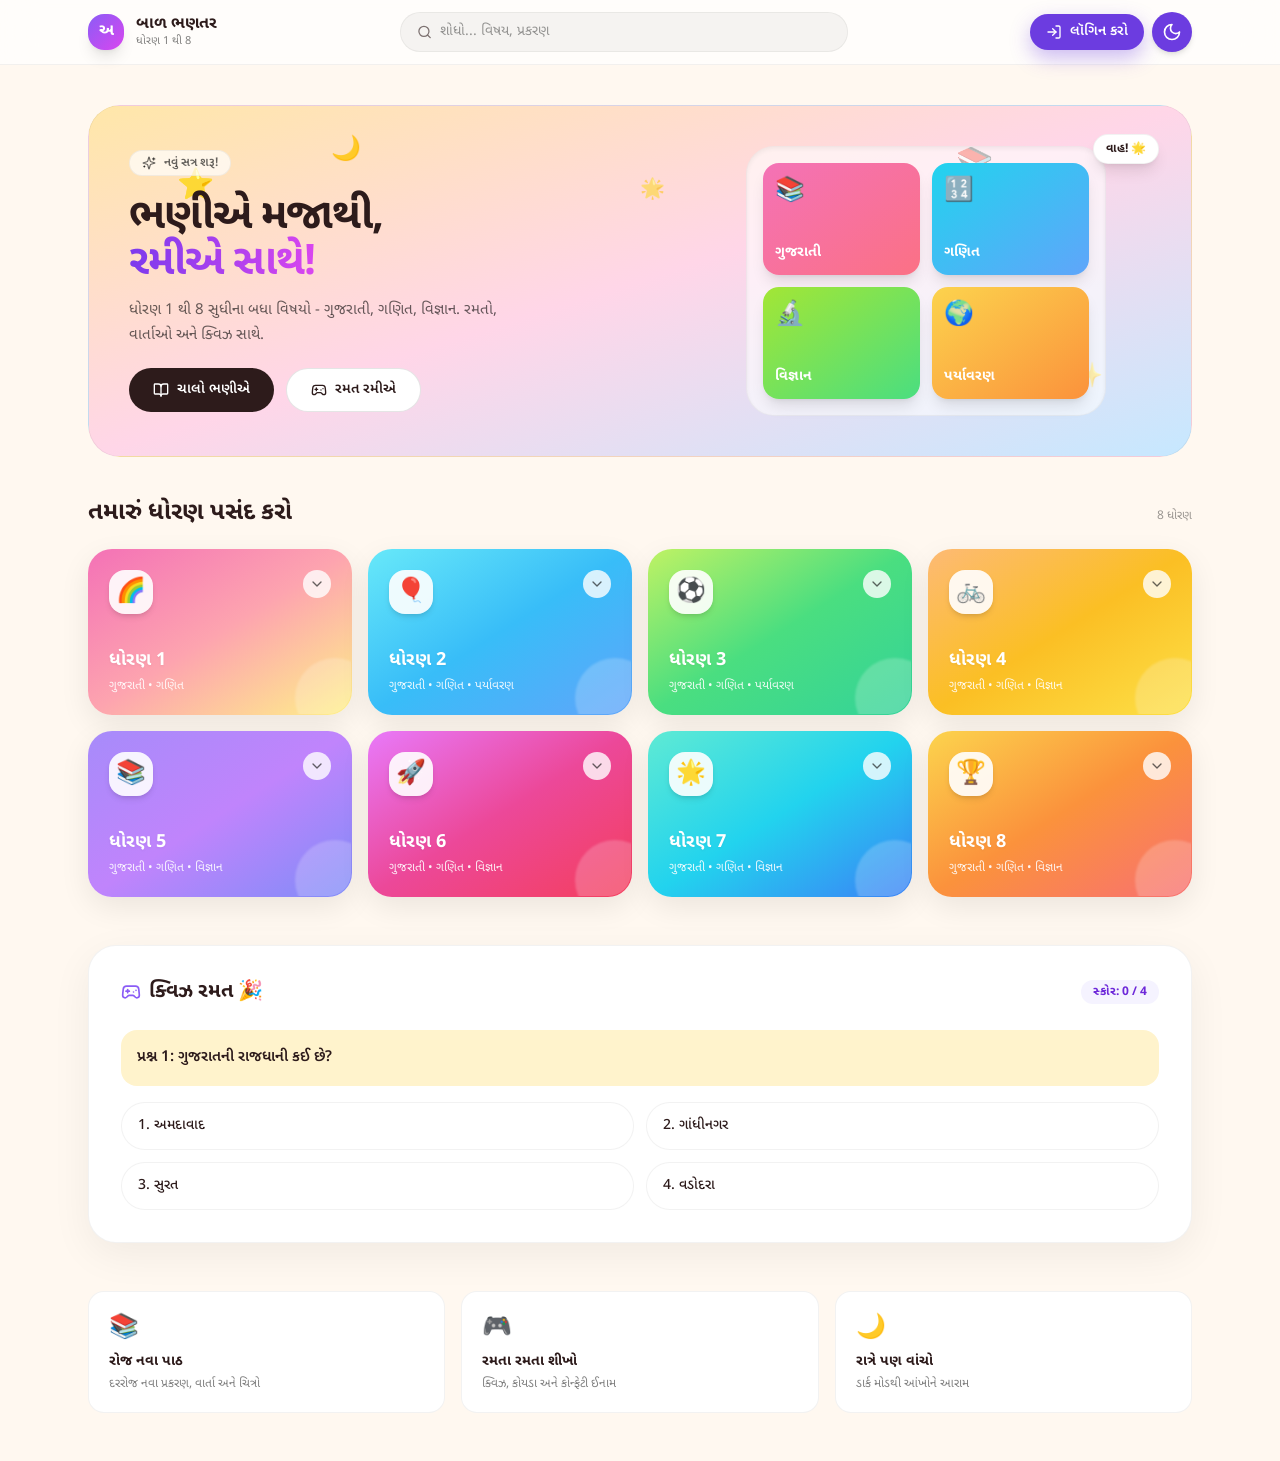
<file: index_with_all_links.html>
<!DOCTYPE html>
<html lang="en">
<Head></Head>
  <meta charset="UTF-8">
  <meta name="viewport" content="width=device-width, initial-scale=1">
  <title>React Artifact</title>
  <style>*,:after,:before{--tw-border-spacing-x:0;--tw-border-spacing-y:0;--tw-translate-x:0;--tw-translate-y:0;--tw-rotate:0;--tw-skew-x:0;--tw-skew-y:0;--tw-scale-x:1;--tw-scale-y:1;--tw-pan-x: ;--tw-pan-y: ;--tw-pinch-zoom: ;--tw-scroll-snap-strictness:proximity;--tw-gradient-from-position: ;--tw-gradient-via-position: ;--tw-gradient-to-position: ;--tw-ordinal: ;--tw-slashed-zero: ;--tw-numeric-figure: ;--tw-numeric-spacing: ;--tw-numeric-fraction: ;--tw-ring-inset: ;--tw-ring-offset-width:0px;--tw-ring-offset-color:#fff;--tw-ring-color:rgba(59,130,246,.5);--tw-ring-offset-shadow:0 0 #0000;--tw-ring-shadow:0 0 #0000;--tw-shadow:0 0 #0000;--tw-shadow-colored:0 0 #0000;--tw-blur: ;--tw-brightness: ;--tw-contrast: ;--tw-grayscale: ;--tw-hue-rotate: ;--tw-invert: ;--tw-saturate: ;--tw-sepia: ;--tw-drop-shadow: ;--tw-backdrop-blur: ;--tw-backdrop-brightness: ;--tw-backdrop-contrast: ;--tw-backdrop-grayscale: ;--tw-backdrop-hue-rotate: ;--tw-backdrop-invert: ;--tw-backdrop-opacity: ;--tw-backdrop-saturate: ;--tw-backdrop-sepia: ;--tw-contain-size: ;--tw-contain-layout: ;--tw-contain-paint: ;--tw-contain-style: }::backdrop{--tw-border-spacing-x:0;--tw-border-spacing-y:0;--tw-translate-x:0;--tw-translate-y:0;--tw-rotate:0;--tw-skew-x:0;--tw-skew-y:0;--tw-scale-x:1;--tw-scale-y:1;--tw-pan-x: ;--tw-pan-y: ;--tw-pinch-zoom: ;--tw-scroll-snap-strictness:proximity;--tw-gradient-from-position: ;--tw-gradient-via-position: ;--tw-gradient-to-position: ;--tw-ordinal: ;--tw-slashed-zero: ;--tw-numeric-figure: ;--tw-numeric-spacing: ;--tw-numeric-fraction: ;--tw-ring-inset: ;--tw-ring-offset-width:0px;--tw-ring-offset-color:#fff;--tw-ring-color:rgba(59,130,246,.5);--tw-ring-offset-shadow:0 0 #0000;--tw-ring-shadow:0 0 #0000;--tw-shadow:0 0 #0000;--tw-shadow-colored:0 0 #0000;--tw-blur: ;--tw-brightness: ;--tw-contrast: ;--tw-grayscale: ;--tw-hue-rotate: ;--tw-invert: ;--tw-saturate: ;--tw-sepia: ;--tw-drop-shadow: ;--tw-backdrop-blur: ;--tw-backdrop-brightness: ;--tw-backdrop-contrast: ;--tw-backdrop-grayscale: ;--tw-backdrop-hue-rotate: ;--tw-backdrop-invert: ;--tw-backdrop-opacity: ;--tw-backdrop-saturate: ;--tw-backdrop-sepia: ;--tw-contain-size: ;--tw-contain-layout: ;--tw-contain-paint: ;--tw-contain-style: }/*! tailwindcss v3.4.18 | MIT License | https://tailwindcss.com*/*,:after,:before{box-sizing:border-box;border:0 solid #e5e7eb}:after,:before{--tw-content:""}:host,html{line-height:1.5;-webkit-text-size-adjust:100%;-moz-tab-size:4;-o-tab-size:4;tab-size:4;font-family:ui-sans-serif,system-ui,sans-serif,Apple Color Emoji,Segoe UI Emoji,Segoe UI Symbol,Noto Color Emoji;font-feature-settings:normal;font-variation-settings:normal;-webkit-tap-highlight-color:transparent}body{line-height:inherit}hr{height:0;color:inherit;border-top-width:1px}abbr:where([title]){-webkit-text-decoration:underline dotted;text-decoration:underline dotted}h1,h2,h3,h4,h5,h6{font-size:inherit;font-weight:inherit}a{color:inherit;text-decoration:inherit}b,strong{font-weight:bolder}code,kbd,pre,samp{font-family:ui-monospace,SFMono-Regular,Menlo,Monaco,Consolas,Liberation Mono,Courier New,monospace;font-feature-settings:normal;font-variation-settings:normal;font-size:1em}small{font-size:80%}sub,sup{font-size:75%;line-height:0;position:relative;vertical-align:baseline}sub{bottom:-.25em}sup{top:-.5em}table{text-indent:0;border-color:inherit;border-collapse:collapse}button,input,optgroup,select,textarea{font-family:inherit;font-feature-settings:inherit;font-variation-settings:inherit;font-size:100%;font-weight:inherit;line-height:inherit;letter-spacing:inherit;color:inherit;margin:0;padding:0}button,select{text-transform:none}button,input:where([type=button]),input:where([type=reset]),input:where([type=submit]){-webkit-appearance:button;background-color:transparent;background-image:none}:-moz-focusring{outline:auto}:-moz-ui-invalid{box-shadow:none}progress{vertical-align:baseline}::-webkit-inner-spin-button,::-webkit-outer-spin-button{height:auto}[type=search]{-webkit-appearance:textfield;outline-offset:-2px}::-webkit-search-decoration{-webkit-appearance:none}::-webkit-file-upload-button{-webkit-appearance:button;font:inherit}summary{display:list-item}blockquote,dd,dl,figure,h1,h2,h3,h4,h5,h6,hr,p,pre{margin:0}fieldset{margin:0}fieldset,legend{padding:0}menu,ol,ul{list-style:none;margin:0;padding:0}dialog{padding:0}textarea{resize:vertical}input::-moz-placeholder,textarea::-moz-placeholder{opacity:1;color:#9ca3af}input::placeholder,textarea::placeholder{opacity:1;color:#9ca3af}[role=button],button{cursor:pointer}:disabled{cursor:default}audio,canvas,embed,iframe,img,object,svg,video{display:block;vertical-align:middle}img,video{max-width:100%;height:auto}[hidden]:where(:not([hidden=until-found])){display:none}.pointer-events-none{pointer-events:none}.pointer-events-auto{pointer-events:auto}.fixed{position:fixed}.absolute{position:absolute}.relative{position:relative}.sticky{position:sticky}.inset-0{inset:0}.-bottom-6{bottom:-1.5rem}.-right-2{right:-.5rem}.-right-6{right:-1.5rem}.-top-3{top:-.75rem}.bottom-0{bottom:0}.bottom-\[12\%\]{bottom:12%}.bottom-\[18\%\]{bottom:18%}.left-0{left:0}.left-1\/2{left:50%}.left-4{left:1rem}.left-\[12\%\]{left:12%}.left-\[22\%\]{left:22%}.left-\[8\%\]{left:8%}.right-0{right:0}.right-4{right:1rem}.right-\[18\%\]{right:18%}.right-\[8\%\]{right:8%}.top-0{top:0}.top-4{top:1rem}.top-\[12\%\]{top:12%}.top-\[18\%\]{top:18%}.top-\[20\%\]{top:20%}.top-\[76px\]{top:76px}.top-\[8\%\]{top:8%}.z-30{z-index:30}.z-40{z-index:40}.z-50{z-index:50}.z-\[100\]{z-index:100}.mx-6{margin-left:1.5rem;margin-right:1.5rem}.mx-auto{margin-left:auto;margin-right:auto}.mb-4{margin-bottom:1rem}.ml-2{margin-left:.5rem}.mt-1{margin-top:.25rem}.mt-10{margin-top:2.5rem}.mt-12{margin-top:3rem}.mt-2{margin-top:.5rem}.mt-3{margin-top:.75rem}.mt-4{margin-top:1rem}.mt-5{margin-top:1.25rem}.mt-6{margin-top:1.5rem}.line-clamp-1{overflow:hidden;display:-webkit-box;-webkit-box-orient:vertical;-webkit-line-clamp:1}.flex{display:flex}.inline-flex{display:inline-flex}.grid{display:grid}.hidden{display:none}.aspect-\[4\/3\]{aspect-ratio:4/3}.h-10{height:2.5rem}.h-11{height:2.75rem}.h-12{height:3rem}.h-16{height:4rem}.h-20{height:5rem}.h-3\.5{height:.875rem}.h-4{height:1rem}.h-5{height:1.25rem}.h-6{height:1.5rem}.h-7{height:1.75rem}.h-8{height:2rem}.h-9{height:2.25rem}.h-\[148px\]{height:148px}.h-\[64px\]{height:64px}.h-\[68px\]{height:68px}.min-h-screen{min-height:100vh}.w-10{width:2.5rem}.w-11{width:2.75rem}.w-12{width:3rem}.w-16{width:4rem}.w-20{width:5rem}.w-3\.5{width:.875rem}.w-4{width:1rem}.w-5{width:1.25rem}.w-6{width:1.5rem}.w-7{width:1.75rem}.w-8{width:2rem}.w-9{width:2.25rem}.w-full{width:100%}.max-w-6xl{max-width:72rem}.max-w-\[360px\]{max-width:360px}.max-w-\[400px\]{max-width:400px}.max-w-\[46ch\]{max-width:46ch}.max-w-md{max-width:28rem}.flex-1{flex:1 1 0%}.rotate-180{--tw-rotate:180deg}.rotate-180,.scale-110{transform:translate(var(--tw-translate-x),var(--tw-translate-y)) rotate(var(--tw-rotate)) skewX(var(--tw-skew-x)) skewY(var(--tw-skew-y)) scaleX(var(--tw-scale-x)) scaleY(var(--tw-scale-y))}.scale-110{--tw-scale-x:1.1;--tw-scale-y:1.1}.transform{transform:translate(var(--tw-translate-x),var(--tw-translate-y)) rotate(var(--tw-rotate)) skewX(var(--tw-skew-x)) skewY(var(--tw-skew-y)) scaleX(var(--tw-scale-x)) scaleY(var(--tw-scale-y))}.grid-cols-1{grid-template-columns:repeat(1,minmax(0,1fr))}.grid-cols-2{grid-template-columns:repeat(2,minmax(0,1fr))}.grid-cols-4{grid-template-columns:repeat(4,minmax(0,1fr))}.grid-cols-6{grid-template-columns:repeat(6,minmax(0,1fr))}.flex-col{flex-direction:column}.flex-wrap{flex-wrap:wrap}.place-items-center{place-items:center}.items-start{align-items:flex-start}.items-center{align-items:center}.items-baseline{align-items:baseline}.justify-center{justify-content:center}.justify-between{justify-content:space-between}.gap-1{gap:.25rem}.gap-1\.5{gap:.375rem}.gap-2{gap:.5rem}.gap-3{gap:.75rem}.gap-4{gap:1rem}.gap-6{gap:1.5rem}.space-y-4>:not([hidden])~:not([hidden]){--tw-space-y-reverse:0;margin-top:calc(1rem*(1 - var(--tw-space-y-reverse)));margin-bottom:calc(1rem*var(--tw-space-y-reverse))}.overflow-hidden{overflow:hidden}.rounded-2xl{border-radius:1rem}.rounded-\[20px\]{border-radius:20px}.rounded-\[23px\]{border-radius:23px}.rounded-\[24px\]{border-radius:24px}.rounded-\[28px\]{border-radius:28px}.rounded-\[32px\]{border-radius:32px}.rounded-full{border-radius:9999px}.border{border-width:1px}.border-b{border-bottom-width:1px}.border-t{border-top-width:1px}.border-\[\#6C3CE0\]{--tw-border-opacity:1;border-color:rgb(108 60 224/var(--tw-border-opacity,1))}.border-amber-100{--tw-border-opacity:1;border-color:rgb(254 243 199/var(--tw-border-opacity,1))}.border-black\/10{border-color:rgba(0,0,0,.1)}.border-black\/5{border-color:rgba(0,0,0,.05)}.border-green-600{--tw-border-opacity:1;border-color:rgb(22 163 74/var(--tw-border-opacity,1))}.border-orange-100{--tw-border-opacity:1;border-color:rgb(255 237 213/var(--tw-border-opacity,1))}.border-red-600{--tw-border-opacity:1;border-color:rgb(220 38 38/var(--tw-border-opacity,1))}.border-white\/10{border-color:hsla(0,0%,100%,.1)}.bg-\[\#151221\]{--tw-bg-opacity:1;background-color:rgb(21 18 33/var(--tw-bg-opacity,1))}.bg-\[\#1A1628\]\/90{background-color:rgba(26,22,40,.9)}.bg-\[\#1E1B2E\]{--tw-bg-opacity:1;background-color:rgb(30 27 46/var(--tw-bg-opacity,1))}.bg-\[\#1E1B2E\]\/80{background-color:rgba(30,27,46,.8)}.bg-\[\#201C31\]{--tw-bg-opacity:1;background-color:rgb(32 28 49/var(--tw-bg-opacity,1))}.bg-\[\#2A2340\]{--tw-bg-opacity:1;background-color:rgb(42 35 64/var(--tw-bg-opacity,1))}.bg-\[\#2D1B1B\]{--tw-bg-opacity:1;background-color:rgb(45 27 27/var(--tw-bg-opacity,1))}.bg-\[\#6C3CE0\]{--tw-bg-opacity:1;background-color:rgb(108 60 224/var(--tw-bg-opacity,1))}.bg-\[\#FFF3CC\]{--tw-bg-opacity:1;background-color:rgb(255 243 204/var(--tw-bg-opacity,1))}.bg-\[\#FFF8F0\]{--tw-bg-opacity:1;background-color:rgb(255 248 240/var(--tw-bg-opacity,1))}.bg-amber-50{--tw-bg-opacity:1;background-color:rgb(255 251 235/var(--tw-bg-opacity,1))}.bg-amber-500{--tw-bg-opacity:1;background-color:rgb(245 158 11/var(--tw-bg-opacity,1))}.bg-black\/40{background-color:rgba(0,0,0,.4)}.bg-black\/5{background-color:rgba(0,0,0,.05)}.bg-black\/\[0\.03\]{background-color:rgba(0,0,0,.03)}.bg-black\/\[0\.04\]{background-color:rgba(0,0,0,.04)}.bg-black\/\[0\.05\]{background-color:rgba(0,0,0,.05)}.bg-cyan-500{--tw-bg-opacity:1;background-color:rgb(6 182 212/var(--tw-bg-opacity,1))}.bg-fuchsia-500{--tw-bg-opacity:1;background-color:rgb(217 70 239/var(--tw-bg-opacity,1))}.bg-green-500{--tw-bg-opacity:1;background-color:rgb(34 197 94/var(--tw-bg-opacity,1))}.bg-orange-50{--tw-bg-opacity:1;background-color:rgb(255 247 237/var(--tw-bg-opacity,1))}.bg-orange-500{--tw-bg-opacity:1;background-color:rgb(249 115 22/var(--tw-bg-opacity,1))}.bg-pink-500{--tw-bg-opacity:1;background-color:rgb(236 72 153/var(--tw-bg-opacity,1))}.bg-red-500{--tw-bg-opacity:1;background-color:rgb(239 68 68/var(--tw-bg-opacity,1))}.bg-teal-500{--tw-bg-opacity:1;background-color:rgb(20 184 166/var(--tw-bg-opacity,1))}.bg-transparent{background-color:transparent}.bg-violet-50{--tw-bg-opacity:1;background-color:rgb(245 243 255/var(--tw-bg-opacity,1))}.bg-violet-500{--tw-bg-opacity:1;background-color:rgb(139 92 246/var(--tw-bg-opacity,1))}.bg-white{--tw-bg-opacity:1;background-color:rgb(255 255 255/var(--tw-bg-opacity,1))}.bg-white\/10{background-color:hsla(0,0%,100%,.1)}.bg-white\/20{background-color:hsla(0,0%,100%,.2)}.bg-white\/5{background-color:hsla(0,0%,100%,.05)}.bg-white\/60{background-color:hsla(0,0%,100%,.6)}.bg-white\/70{background-color:hsla(0,0%,100%,.7)}.bg-white\/80{background-color:hsla(0,0%,100%,.8)}.bg-white\/90{background-color:hsla(0,0%,100%,.9)}.bg-gradient-to-br{background-image:linear-gradient(to bottom right,var(--tw-gradient-stops))}.bg-gradient-to-r{background-image:linear-gradient(to right,var(--tw-gradient-stops))}.from-\[\#2A2340\]{--tw-gradient-from:#2a2340 var(--tw-gradient-from-position);--tw-gradient-to:rgba(42,35,64,0) var(--tw-gradient-to-position);--tw-gradient-stops:var(--tw-gradient-from),var(--tw-gradient-to)}.from-\[\#FFE7A9\]{--tw-gradient-from:#ffe7a9 var(--tw-gradient-from-position);--tw-gradient-to:rgba(255,231,169,0) var(--tw-gradient-to-position);--tw-gradient-stops:var(--tw-gradient-from),var(--tw-gradient-to)}.from-amber-300{--tw-gradient-from:#fcd34d var(--tw-gradient-from-position);--tw-gradient-to:rgba(252,211,77,0) var(--tw-gradient-to-position);--tw-gradient-stops:var(--tw-gradient-from),var(--tw-gradient-to)}.from-cyan-300{--tw-gradient-from:#67e8f9 var(--tw-gradient-from-position);--tw-gradient-to:rgba(103,232,249,0) var(--tw-gradient-to-position);--tw-gradient-stops:var(--tw-gradient-from),var(--tw-gradient-to)}.from-cyan-400{--tw-gradient-from:#22d3ee var(--tw-gradient-from-position);--tw-gradient-to:rgba(34,211,238,0) var(--tw-gradient-to-position);--tw-gradient-stops:var(--tw-gradient-from),var(--tw-gradient-to)}.from-fuchsia-400{--tw-gradient-from:#e879f9 var(--tw-gradient-from-position);--tw-gradient-to:rgba(232,121,249,0) var(--tw-gradient-to-position);--tw-gradient-stops:var(--tw-gradient-from),var(--tw-gradient-to)}.from-lime-300{--tw-gradient-from:#bef264 var(--tw-gradient-from-position);--tw-gradient-to:hsla(82,85%,67%,0) var(--tw-gradient-to-position);--tw-gradient-stops:var(--tw-gradient-from),var(--tw-gradient-to)}.from-lime-400{--tw-gradient-from:#a3e635 var(--tw-gradient-from-position);--tw-gradient-to:rgba(163,230,53,0) var(--tw-gradient-to-position);--tw-gradient-stops:var(--tw-gradient-from),var(--tw-gradient-to)}.from-orange-300{--tw-gradient-from:#fdba74 var(--tw-gradient-from-position);--tw-gradient-to:hsla(31,97%,72%,0) var(--tw-gradient-to-position);--tw-gradient-stops:var(--tw-gradient-from),var(--tw-gradient-to)}.from-pink-400{--tw-gradient-from:#f472b6 var(--tw-gradient-from-position);--tw-gradient-to:rgba(244,114,182,0) var(--tw-gradient-to-position);--tw-gradient-stops:var(--tw-gradient-from),var(--tw-gradient-to)}.from-teal-300{--tw-gradient-from:#5eead4 var(--tw-gradient-from-position);--tw-gradient-to:rgba(94,234,212,0) var(--tw-gradient-to-position);--tw-gradient-stops:var(--tw-gradient-from),var(--tw-gradient-to)}.from-violet-400{--tw-gradient-from:#a78bfa var(--tw-gradient-from-position);--tw-gradient-to:rgba(167,139,250,0) var(--tw-gradient-to-position);--tw-gradient-stops:var(--tw-gradient-from),var(--tw-gradient-to)}.from-violet-500{--tw-gradient-from:#8b5cf6 var(--tw-gradient-from-position);--tw-gradient-to:rgba(139,92,246,0) var(--tw-gradient-to-position);--tw-gradient-stops:var(--tw-gradient-from),var(--tw-gradient-to)}.from-violet-600{--tw-gradient-from:#7c3aed var(--tw-gradient-from-position);--tw-gradient-to:rgba(124,58,237,0) var(--tw-gradient-to-position);--tw-gradient-stops:var(--tw-gradient-from),var(--tw-gradient-to)}.via-\[\#241E38\]{--tw-gradient-to:rgba(36,30,56,0) var(--tw-gradient-to-position);--tw-gradient-stops:var(--tw-gradient-from),#241e38 var(--tw-gradient-via-position),var(--tw-gradient-to)}.via-\[\#FFD6E8\]{--tw-gradient-to:rgba(255,214,232,0) var(--tw-gradient-to-position);--tw-gradient-stops:var(--tw-gradient-from),#ffd6e8 var(--tw-gradient-via-position),var(--tw-gradient-to)}.via-amber-400{--tw-gradient-to:rgba(251,191,36,0) var(--tw-gradient-to-position);--tw-gradient-stops:var(--tw-gradient-from),#fbbf24 var(--tw-gradient-via-position),var(--tw-gradient-to)}.via-cyan-400{--tw-gradient-to:rgba(34,211,238,0) var(--tw-gradient-to-position);--tw-gradient-stops:var(--tw-gradient-from),#22d3ee var(--tw-gradient-via-position),var(--tw-gradient-to)}.via-green-400{--tw-gradient-to:rgba(74,222,128,0) var(--tw-gradient-to-position);--tw-gradient-stops:var(--tw-gradient-from),#4ade80 var(--tw-gradient-via-position),var(--tw-gradient-to)}.via-orange-400{--tw-gradient-to:rgba(251,146,60,0) var(--tw-gradient-to-position);--tw-gradient-stops:var(--tw-gradient-from),#fb923c var(--tw-gradient-via-position),var(--tw-gradient-to)}.via-pink-500{--tw-gradient-to:rgba(236,72,153,0) var(--tw-gradient-to-position);--tw-gradient-stops:var(--tw-gradient-from),#ec4899 var(--tw-gradient-via-position),var(--tw-gradient-to)}.via-purple-400{--tw-gradient-to:rgba(192,132,252,0) var(--tw-gradient-to-position);--tw-gradient-stops:var(--tw-gradient-from),#c084fc var(--tw-gradient-via-position),var(--tw-gradient-to)}.via-rose-300{--tw-gradient-to:rgba(253,164,175,0) var(--tw-gradient-to-position);--tw-gradient-stops:var(--tw-gradient-from),#fda4af var(--tw-gradient-via-position),var(--tw-gradient-to)}.via-sky-400{--tw-gradient-to:rgba(56,189,248,0) var(--tw-gradient-to-position);--tw-gradient-stops:var(--tw-gradient-from),#38bdf8 var(--tw-gradient-via-position),var(--tw-gradient-to)}.to-\[\#1E1B2E\]{--tw-gradient-to:#1e1b2e var(--tw-gradient-to-position)}.to-\[\#C6E8FF\]{--tw-gradient-to:#c6e8ff var(--tw-gradient-to-position)}.to-blue-400{--tw-gradient-to:#60a5fa var(--tw-gradient-to-position)}.to-blue-500{--tw-gradient-to:#3b82f6 var(--tw-gradient-to-position)}.to-emerald-400{--tw-gradient-to:#34d399 var(--tw-gradient-to-position)}.to-fuchsia-500{--tw-gradient-to:#d946ef var(--tw-gradient-to-position)}.to-green-400{--tw-gradient-to:#4ade80 var(--tw-gradient-to-position)}.to-indigo-400{--tw-gradient-to:#818cf8 var(--tw-gradient-to-position)}.to-orange-400{--tw-gradient-to:#fb923c var(--tw-gradient-to-position)}.to-pink-400{--tw-gradient-to:#f472b6 var(--tw-gradient-to-position)}.to-red-400{--tw-gradient-to:#f87171 var(--tw-gradient-to-position)}.to-rose-400{--tw-gradient-to:#fb7185 var(--tw-gradient-to-position)}.to-rose-500{--tw-gradient-to:#f43f5e var(--tw-gradient-to-position)}.to-yellow-200{--tw-gradient-to:#fef08a var(--tw-gradient-to-position)}.to-yellow-300{--tw-gradient-to:#fde047 var(--tw-gradient-to-position)}.bg-clip-text{-webkit-background-clip:text;background-clip:text}.p-3{padding:.75rem}.p-4{padding:1rem}.p-5{padding:1.25rem}.p-6{padding:1.5rem}.p-8{padding:2rem}.p-\[1px\]{padding:1px}.px-2\.5{padding-left:.625rem;padding-right:.625rem}.px-3{padding-left:.75rem;padding-right:.75rem}.px-4{padding-left:1rem;padding-right:1rem}.px-5{padding-left:1.25rem;padding-right:1.25rem}.px-6{padding-left:1.5rem;padding-right:1.5rem}.py-1{padding-top:.25rem;padding-bottom:.25rem}.py-1\.5{padding-top:.375rem;padding-bottom:.375rem}.pb-24{padding-bottom:6rem}.pb-3{padding-bottom:.75rem}.pl-2{padding-left:.5rem}.pr-3{padding-right:.75rem}.text-left{text-align:left}.text-center{text-align:center}.font-\[Poppins\]{font-family:Poppins}.text-2xl{font-size:1.5rem;line-height:2rem}.text-3xl{font-size:1.875rem;line-height:2.25rem}.text-\[10px\]{font-size:10px}.text-\[11px\]{font-size:11px}.text-\[14px\]{font-size:14px}.text-\[15px\]{font-size:15px}.text-\[16px\]{font-size:16px}.text-\[18px\]{font-size:18px}.text-\[28px\]{font-size:28px}.text-lg{font-size:1.125rem;line-height:1.75rem}.text-sm{font-size:.875rem;line-height:1.25rem}.text-xl{font-size:1.25rem;line-height:1.75rem}.text-xs{font-size:.75rem;line-height:1rem}.font-bold{font-weight:700}.font-medium{font-weight:500}.font-semibold{font-weight:600}.leading-\[1\.1\]{line-height:1.1}.leading-relaxed{line-height:1.625}.leading-tight{line-height:1.25}.tracking-tight{letter-spacing:-.025em}.text-\[\#2D1B1B\]{--tw-text-opacity:1;color:rgb(45 27 27/var(--tw-text-opacity,1))}.text-amber-500{--tw-text-opacity:1;color:rgb(245 158 11/var(--tw-text-opacity,1))}.text-black{--tw-text-opacity:1;color:rgb(0 0 0/var(--tw-text-opacity,1))}.text-black\/40{color:rgba(0,0,0,.4)}.text-black\/50{color:rgba(0,0,0,.5)}.text-black\/60{color:rgba(0,0,0,.6)}.text-green-600{--tw-text-opacity:1;color:rgb(22 163 74/var(--tw-text-opacity,1))}.text-orange-500{--tw-text-opacity:1;color:rgb(249 115 22/var(--tw-text-opacity,1))}.text-red-500{--tw-text-opacity:1;color:rgb(239 68 68/var(--tw-text-opacity,1))}.text-transparent{color:transparent}.text-violet-500{--tw-text-opacity:1;color:rgb(139 92 246/var(--tw-text-opacity,1))}.text-violet-700{--tw-text-opacity:1;color:rgb(109 40 217/var(--tw-text-opacity,1))}.text-white{--tw-text-opacity:1;color:rgb(255 255 255/var(--tw-text-opacity,1))}.text-white\/50{color:hsla(0,0%,100%,.5)}.text-white\/60{color:hsla(0,0%,100%,.6)}.text-white\/70{color:hsla(0,0%,100%,.7)}.text-white\/80{color:hsla(0,0%,100%,.8)}.text-white\/90{color:hsla(0,0%,100%,.9)}.opacity-60{opacity:.6}.shadow-2xl{--tw-shadow:0 25px 50px -12px rgba(0,0,0,.25);--tw-shadow-colored:0 25px 50px -12px var(--tw-shadow-color)}.shadow-2xl,.shadow-\[0_10px_20px_rgba\(108\2c 60\2c 224\2c 0\.35\)\]{box-shadow:var(--tw-ring-offset-shadow,0 0 #0000),var(--tw-ring-shadow,0 0 #0000),var(--tw-shadow)}.shadow-\[0_10px_20px_rgba\(108\2c 60\2c 224\2c 0\.35\)\]{--tw-shadow:0 10px 20px rgba(108,60,224,.35);--tw-shadow-colored:0 10px 20px var(--tw-shadow-color)}.shadow-\[0_10px_30px_rgba\(0\2c 0\2c 0\2c 0\.08\)\]{--tw-shadow:0 10px 30px rgba(0,0,0,.08);--tw-shadow-colored:0 10px 30px var(--tw-shadow-color);box-shadow:var(--tw-ring-offset-shadow,0 0 #0000),var(--tw-ring-shadow,0 0 #0000),var(--tw-shadow)}.shadow-\[0_12px_40px_rgba\(0\2c 0\2c 0\2c 0\.06\)\]{--tw-shadow:0 12px 40px rgba(0,0,0,.06);--tw-shadow-colored:0 12px 40px var(--tw-shadow-color);box-shadow:var(--tw-ring-offset-shadow,0 0 #0000),var(--tw-ring-shadow,0 0 #0000),var(--tw-shadow)}.shadow-\[0_20px_60px_rgba\(0\2c 0\2c 0\2c 0\.08\)\]{--tw-shadow:0 20px 60px rgba(0,0,0,.08);--tw-shadow-colored:0 20px 60px var(--tw-shadow-color);box-shadow:var(--tw-ring-offset-shadow,0 0 #0000),var(--tw-ring-shadow,0 0 #0000),var(--tw-shadow)}.shadow-\[0_8px_20px_rgba\(108\2c 60\2c 224\2c 0\.35\)\]{--tw-shadow:0 8px 20px rgba(108,60,224,.35);--tw-shadow-colored:0 8px 20px var(--tw-shadow-color)}.shadow-\[0_8px_20px_rgba\(108\2c 60\2c 224\2c 0\.35\)\],.shadow-inner{box-shadow:var(--tw-ring-offset-shadow,0 0 #0000),var(--tw-ring-shadow,0 0 #0000),var(--tw-shadow)}.shadow-inner{--tw-shadow:inset 0 2px 4px 0 rgba(0,0,0,.05);--tw-shadow-colored:inset 0 2px 4px 0 var(--tw-shadow-color)}.shadow-lg{--tw-shadow:0 10px 15px -3px rgba(0,0,0,.1),0 4px 6px -4px rgba(0,0,0,.1);--tw-shadow-colored:0 10px 15px -3px var(--tw-shadow-color),0 4px 6px -4px var(--tw-shadow-color)}.shadow-lg,.shadow-md{box-shadow:var(--tw-ring-offset-shadow,0 0 #0000),var(--tw-ring-shadow,0 0 #0000),var(--tw-shadow)}.shadow-md{--tw-shadow:0 4px 6px -1px rgba(0,0,0,.1),0 2px 4px -2px rgba(0,0,0,.1);--tw-shadow-colored:0 4px 6px -1px var(--tw-shadow-color),0 2px 4px -2px var(--tw-shadow-color)}.shadow-sm{--tw-shadow:0 1px 2px 0 rgba(0,0,0,.05);--tw-shadow-colored:0 1px 2px 0 var(--tw-shadow-color);box-shadow:var(--tw-ring-offset-shadow,0 0 #0000),var(--tw-ring-shadow,0 0 #0000),var(--tw-shadow)}.outline-none{outline:2px solid transparent;outline-offset:2px}.blur{--tw-blur:blur(8px)}.blur,.blur-\[1px\]{filter:var(--tw-blur) var(--tw-brightness) var(--tw-contrast) var(--tw-grayscale) var(--tw-hue-rotate) var(--tw-invert) var(--tw-saturate) var(--tw-sepia) var(--tw-drop-shadow)}.blur-\[1px\]{--tw-blur:blur(1px)}.drop-shadow-sm{--tw-drop-shadow:drop-shadow(0 1px 1px rgba(0,0,0,.05))}.drop-shadow-sm,.filter{filter:var(--tw-blur) var(--tw-brightness) var(--tw-contrast) var(--tw-grayscale) var(--tw-hue-rotate) var(--tw-invert) var(--tw-saturate) var(--tw-sepia) var(--tw-drop-shadow)}.backdrop-blur-sm{--tw-backdrop-blur:blur(4px)}.backdrop-blur-sm,.backdrop-filter{backdrop-filter:var(--tw-backdrop-blur) var(--tw-backdrop-brightness) var(--tw-backdrop-contrast) var(--tw-backdrop-grayscale) var(--tw-backdrop-hue-rotate) var(--tw-backdrop-invert) var(--tw-backdrop-opacity) var(--tw-backdrop-saturate) var(--tw-backdrop-sepia)}.transition{transition-property:color,background-color,border-color,text-decoration-color,fill,stroke,opacity,box-shadow,transform,filter,backdrop-filter;transition-timing-function:cubic-bezier(.4,0,.2,1);transition-duration:.15s}.transition-all{transition-property:all;transition-timing-function:cubic-bezier(.4,0,.2,1);transition-duration:.15s}.transition-colors{transition-property:color,background-color,border-color,text-decoration-color,fill,stroke;transition-timing-function:cubic-bezier(.4,0,.2,1);transition-duration:.15s}.transition-transform{transition-property:transform;transition-timing-function:cubic-bezier(.4,0,.2,1);transition-duration:.15s}.duration-300{transition-duration:.3s}.duration-500{transition-duration:.5s}.ease-in-out{transition-timing-function:cubic-bezier(.4,0,.2,1)}.ease-out{transition-timing-function:cubic-bezier(0,0,.2,1)}#root,body,html{min-height:100%}body{margin:0;font-family:Inter,ui-sans-serif,system-ui,-apple-system,BlinkMacSystemFont,Segoe UI,sans-serif}.selection\:bg-purple-200 ::-moz-selection{--tw-bg-opacity:1;background-color:rgb(233 213 255/var(--tw-bg-opacity,1))}.selection\:bg-purple-200 ::selection{--tw-bg-opacity:1;background-color:rgb(233 213 255/var(--tw-bg-opacity,1))}.selection\:bg-purple-200::-moz-selection{--tw-bg-opacity:1;background-color:rgb(233 213 255/var(--tw-bg-opacity,1))}.selection\:bg-purple-200::selection{--tw-bg-opacity:1;background-color:rgb(233 213 255/var(--tw-bg-opacity,1))}.placeholder\:text-black\/40::-moz-placeholder{color:rgba(0,0,0,.4)}.placeholder\:text-black\/40::placeholder{color:rgba(0,0,0,.4)}.placeholder\:text-white\/30::-moz-placeholder{color:hsla(0,0%,100%,.3)}.placeholder\:text-white\/30::placeholder{color:hsla(0,0%,100%,.3)}.last\:mb-0:last-child{margin-bottom:0}.hover\:-translate-y-1:hover{--tw-translate-y:-0.25rem}.hover\:-translate-y-1:hover,.hover\:scale-105:hover{transform:translate(var(--tw-translate-x),var(--tw-translate-y)) rotate(var(--tw-rotate)) skewX(var(--tw-skew-x)) skewY(var(--tw-skew-y)) scaleX(var(--tw-scale-x)) scaleY(var(--tw-scale-y))}.hover\:scale-105:hover{--tw-scale-x:1.05;--tw-scale-y:1.05}.hover\:scale-\[1\.01\]:hover{--tw-scale-x:1.01;--tw-scale-y:1.01}.hover\:scale-\[1\.01\]:hover,.hover\:scale-\[1\.02\]:hover{transform:translate(var(--tw-translate-x),var(--tw-translate-y)) rotate(var(--tw-rotate)) skewX(var(--tw-skew-x)) skewY(var(--tw-skew-y)) scaleX(var(--tw-scale-x)) scaleY(var(--tw-scale-y))}.hover\:scale-\[1\.02\]:hover{--tw-scale-x:1.02;--tw-scale-y:1.02}.hover\:bg-black\/\[0\.02\]:hover{background-color:rgba(0,0,0,.02)}.hover\:bg-white\/10:hover{background-color:hsla(0,0%,100%,.1)}.hover\:shadow-\[0_16px_40px_rgba\(0\2c 0\2c 0\2c 0\.12\)\]:hover{--tw-shadow:0 16px 40px rgba(0,0,0,.12);--tw-shadow-colored:0 16px 40px var(--tw-shadow-color);box-shadow:var(--tw-ring-offset-shadow,0 0 #0000),var(--tw-ring-shadow,0 0 #0000),var(--tw-shadow)}.disabled\:opacity-40:disabled{opacity:.4}.group:hover .group-hover\:rotate-3{--tw-rotate:3deg}.group:hover .group-hover\:rotate-3,.group:hover .group-hover\:scale-110{transform:translate(var(--tw-translate-x),var(--tw-translate-y)) rotate(var(--tw-rotate)) skewX(var(--tw-skew-x)) skewY(var(--tw-skew-y)) scaleX(var(--tw-scale-x)) scaleY(var(--tw-scale-y))}.group:hover .group-hover\:scale-110{--tw-scale-x:1.1;--tw-scale-y:1.1}.dark\:border-white\/10:is(.dark *){border-color:hsla(0,0%,100%,.1)}.dark\:bg-\[\#2A2340\]:is(.dark *){--tw-bg-opacity:1;background-color:rgb(42 35 64/var(--tw-bg-opacity,1))}.dark\:bg-white:is(.dark *){--tw-bg-opacity:1;background-color:rgb(255 255 255/var(--tw-bg-opacity,1))}.dark\:bg-white\/10:is(.dark *){background-color:hsla(0,0%,100%,.1)}.dark\:text-black:is(.dark *){--tw-text-opacity:1;color:rgb(0 0 0/var(--tw-text-opacity,1))}.dark\:placeholder\:text-white\/40:is(.dark *)::-moz-placeholder{color:hsla(0,0%,100%,.4)}.dark\:placeholder\:text-white\/40:is(.dark *)::placeholder{color:hsla(0,0%,100%,.4)}@media (min-width:768px){.md\:mt-10{margin-top:2.5rem}.md\:flex{display:flex}.md\:hidden{display:none}.md\:h-\[164px\]{height:164px}.md\:grid-cols-2{grid-template-columns:repeat(2,minmax(0,1fr))}.md\:grid-cols-3{grid-template-columns:repeat(3,minmax(0,1fr))}.md\:grid-cols-4{grid-template-columns:repeat(4,minmax(0,1fr))}.md\:grid-cols-\[1\.1fr_0\.9fr\]{grid-template-columns:1.1fr .9fr}.md\:p-10{padding:2.5rem}.md\:p-5{padding:1.25rem}.md\:p-8{padding:2rem}.md\:px-6{padding-left:1.5rem;padding-right:1.5rem}.md\:pb-12{padding-bottom:3rem}.md\:text-2xl{font-size:1.5rem;line-height:2rem}.md\:text-\[15px\]{font-size:15px}.md\:text-\[42px\]{font-size:42px}.md\:text-xl{font-size:1.25rem;line-height:1.75rem}}@media (min-width:1024px){.lg\:inline{display:inline}}</style>
</head>
<body>
  <div id="root"></div>
  
  <script type="module">var hd=Object.create;var{getPrototypeOf:vd,defineProperty:to,getOwnPropertyNames:gd}=Object;var yd=Object.prototype.hasOwnProperty;var Qe=(e,t,n)=>{n=e!=null?hd(vd(e)):{};let r=t||!e||!e.__esModule?to(n,"default",{value:e,enumerable:!0}):n;for(let l of gd(e))if(!yd.call(r,l))to(r,l,{get:()=>e[l],enumerable:!0});return r};var Lr=(e,t)=>()=>(t||e((t={exports:{}}).exports,t),t.exports);var wd=(e,t)=>{for(var n in t)to(e,n,{get:t[n],enumerable:!0,configurable:!0,set:(r)=>t[n]=()=>r})};var kd=(e,t)=>()=>(e&&(t=e(e=0)),t);var Et=Lr((Dd)=>{var Sn=Symbol.for("react.element"),Sd=Symbol.for("react.portal"),xd=Symbol.for("react.fragment"),Nd=Symbol.for("react.strict_mode"),Ed=Symbol.for("react.profiler"),Cd=Symbol.for("react.provider"),_d=Symbol.for("react.context"),Pd=Symbol.for("react.forward_ref"),zd=Symbol.for("react.suspense"),Td=Symbol.for("react.memo"),Ld=Symbol.for("react.lazy"),Cu=Symbol.iterator;function Rd(e){if(e===null||typeof e!=="object")return null;return e=Cu&&e[Cu]||e["@@iterator"],typeof e==="function"?e:null}var zu={isMounted:function(){return!1},enqueueForceUpdate:function(){},enqueueReplaceState:function(){},enqueueSetState:function(){}},Tu=Object.assign,Lu={};function Qt(e,t,n){this.props=e,this.context=t,this.refs=Lu,this.updater=n||zu}Qt.prototype.isReactComponent={};Qt.prototype.setState=function(e,t){if(typeof e!=="object"&&typeof e!=="function"&&e!=null)throw Error("setState(...): takes an object of state variables to update or a function which returns an object of state variables.");this.updater.enqueueSetState(this,e,t,"setState")};Qt.prototype.forceUpdate=function(e){this.updater.enqueueForceUpdate(this,e,"forceUpdate")};function Ru(){}Ru.prototype=Qt.prototype;function ro(e,t,n){this.props=e,this.context=t,this.refs=Lu,this.updater=n||zu}var lo=ro.prototype=new Ru;lo.constructor=ro;Tu(lo,Qt.prototype);lo.isPureReactComponent=!0;var _u=Array.isArray,Fu=Object.prototype.hasOwnProperty,oo={current:null},Mu={key:!0,ref:!0,__self:!0,__source:!0};function Iu(e,t,n){var r,l={},o=null,i=null;if(t!=null)for(r in t.ref!==void 0&&(i=t.ref),t.key!==void 0&&(o=""+t.key),t)Fu.call(t,r)&&!Mu.hasOwnProperty(r)&&(l[r]=t[r]);var u=arguments.length-2;if(u===1)l.children=n;else if(1<u){for(var a=Array(u),c=0;c<u;c++)a[c]=arguments[c+2];l.children=a}if(e&&e.defaultProps)for(r in u=e.defaultProps,u)l[r]===void 0&&(l[r]=u[r]);return{$$typeof:Sn,type:e,key:o,ref:i,props:l,_owner:oo.current}}function Fd(e,t){return{$$typeof:Sn,type:e.type,key:t,ref:e.ref,props:e.props,_owner:e._owner}}function io(e){return typeof e==="object"&&e!==null&&e.$$typeof===Sn}function Md(e){var t={"=":"=0",":":"=2"};return"$"+e.replace(/[=:]/g,function(n){return t[n]})}var Pu=/\/+/g;function no(e,t){return typeof e==="object"&&e!==null&&e.key!=null?Md(""+e.key):t.toString(36)}function Fr(e,t,n,r,l){var o=typeof e;if(o==="undefined"||o==="boolean")e=null;var i=!1;if(e===null)i=!0;else switch(o){case"string":case"number":i=!0;break;case"object":switch(e.$$typeof){case Sn:case Sd:i=!0}}if(i)return i=e,l=l(i),e=r===""?"."+no(i,0):r,_u(l)?(n="",e!=null&&(n=e.replace(Pu,"$&/")+"/"),Fr(l,t,n,"",function(c){return c})):l!=null&&(io(l)&&(l=Fd(l,n+(!l.key||i&&i.key===l.key?"":(""+l.key).replace(Pu,"$&/")+"/")+e)),t.push(l)),1;if(i=0,r=r===""?".":r+":",_u(e))for(var u=0;u<e.length;u++){o=e[u];var a=r+no(o,u);i+=Fr(o,t,n,a,l)}else if(a=Rd(e),typeof a==="function")for(e=a.call(e),u=0;!(o=e.next()).done;)o=o.value,a=r+no(o,u++),i+=Fr(o,t,n,a,l);else if(o==="object")throw t=String(e),Error("Objects are not valid as a React child (found: "+(t==="[object Object]"?"object with keys {"+Object.keys(e).join(", ")+"}":t)+"). If you meant to render a collection of children, use an array instead.");return i}function Rr(e,t,n){if(e==null)return e;var r=[],l=0;return Fr(e,r,"","",function(o){return t.call(n,o,l++)}),r}function Id(e){if(e._status===-1){var t=e._result;t=t(),t.then(function(n){if(e._status===0||e._status===-1)e._status=1,e._result=n},function(n){if(e._status===0||e._status===-1)e._status=2,e._result=n}),e._status===-1&&(e._status=0,e._result=t)}if(e._status===1)return e._result.default;throw e._result}var ie={current:null},Mr={transition:null},Od={ReactCurrentDispatcher:ie,ReactCurrentBatchConfig:Mr,ReactCurrentOwner:oo};function Ou(){throw Error("act(...) is not supported in production builds of React.")}Dd.Children={map:Rr,forEach:function(e,t,n){Rr(e,function(){t.apply(this,arguments)},n)},count:function(e){var t=0;return Rr(e,function(){t++}),t},toArray:function(e){return Rr(e,function(t){return t})||[]},only:function(e){if(!io(e))throw Error("React.Children.only expected to receive a single React element child.");return e}};Dd.Component=Qt;Dd.Fragment=xd;Dd.Profiler=Ed;Dd.PureComponent=ro;Dd.StrictMode=Nd;Dd.Suspense=zd;Dd.__SECRET_INTERNALS_DO_NOT_USE_OR_YOU_WILL_BE_FIRED=Od;Dd.act=Ou;Dd.cloneElement=function(e,t,n){if(e===null||e===void 0)throw Error("React.cloneElement(...): The argument must be a React element, but you passed "+e+".");var r=Tu({},e.props),l=e.key,o=e.ref,i=e._owner;if(t!=null){if(t.ref!==void 0&&(o=t.ref,i=oo.current),t.key!==void 0&&(l=""+t.key),e.type&&e.type.defaultProps)var u=e.type.defaultProps;for(a in t)Fu.call(t,a)&&!Mu.hasOwnProperty(a)&&(r[a]=t[a]===void 0&&u!==void 0?u[a]:t[a])}var a=arguments.length-2;if(a===1)r.children=n;else if(1<a){u=Array(a);for(var c=0;c<a;c++)u[c]=arguments[c+2];r.children=u}return{$$typeof:Sn,type:e.type,key:l,ref:o,props:r,_owner:i}};Dd.createContext=function(e){return e={$$typeof:_d,_currentValue:e,_currentValue2:e,_threadCount:0,Provider:null,Consumer:null,_defaultValue:null,_globalName:null},e.Provider={$$typeof:Cd,_context:e},e.Consumer=e};Dd.createElement=Iu;Dd.createFactory=function(e){var t=Iu.bind(null,e);return t.type=e,t};Dd.createRef=function(){return{current:null}};Dd.forwardRef=function(e){return{$$typeof:Pd,render:e}};Dd.isValidElement=io;Dd.lazy=function(e){return{$$typeof:Ld,_payload:{_status:-1,_result:e},_init:Id}};Dd.memo=function(e,t){return{$$typeof:Td,type:e,compare:t===void 0?null:t}};Dd.startTransition=function(e){var t=Mr.transition;Mr.transition={};try{e()}finally{Mr.transition=t}};Dd.unstable_act=Ou;Dd.useCallback=function(e,t){return ie.current.useCallback(e,t)};Dd.useContext=function(e){return ie.current.useContext(e)};Dd.useDebugValue=function(){};Dd.useDeferredValue=function(e){return ie.current.useDeferredValue(e)};Dd.useEffect=function(e,t){return ie.current.useEffect(e,t)};Dd.useId=function(){return ie.current.useId()};Dd.useImperativeHandle=function(e,t,n){return ie.current.useImperativeHandle(e,t,n)};Dd.useInsertionEffect=function(e,t){return ie.current.useInsertionEffect(e,t)};Dd.useLayoutEffect=function(e,t){return ie.current.useLayoutEffect(e,t)};Dd.useMemo=function(e,t){return ie.current.useMemo(e,t)};Dd.useReducer=function(e,t,n){return ie.current.useReducer(e,t,n)};Dd.useRef=function(e){return ie.current.useRef(e)};Dd.useState=function(e){return ie.current.useState(e)};Dd.useSyncExternalStore=function(e,t,n){return ie.current.useSyncExternalStore(e,t,n)};Dd.useTransition=function(){return ie.current.useTransition()};Dd.version="18.3.1"});var Hu=Lr((Sf)=>{function ao(e,t){var n=e.length;e.push(t);e:for(;0<n;){var r=n-1>>>1,l=e[r];if(0<Ir(l,t))e[r]=t,e[n]=l,n=r;else break e}}function ze(e){return e.length===0?null:e[0]}function Ur(e){if(e.length===0)return null;var t=e[0],n=e.pop();if(n!==t){e[0]=n;e:for(var r=0,l=e.length,o=l>>>1;r<o;){var i=2*(r+1)-1,u=e[i],a=i+1,c=e[a];if(0>Ir(u,n))a<l&&0>Ir(c,u)?(e[r]=c,e[a]=n,r=a):(e[r]=u,e[i]=n,r=i);else if(a<l&&0>Ir(c,n))e[r]=c,e[a]=n,r=a;else break e}}return t}function Ir(e,t){var n=e.sortIndex-t.sortIndex;return n!==0?n:e.id-t.id}if(typeof performance==="object"&&typeof performance.now==="function")so=performance,Sf.unstable_now=function(){return so.now()};else Or=Date,co=Or.now(),Sf.unstable_now=function(){return Or.now()-co};var so,Or,co,De=[],et=[],kf=1,ke=null,te=3,Vr=!1,Ct=!1,Nn=!1,$u=typeof setTimeout==="function"?setTimeout:null,Uu=typeof clearTimeout==="function"?clearTimeout:null,Du=typeof setImmediate<"u"?setImmediate:null;typeof navigator<"u"&&navigator.scheduling!==void 0&&navigator.scheduling.isInputPending!==void 0&&navigator.scheduling.isInputPending.bind(navigator.scheduling);function fo(e){for(var t=ze(et);t!==null;){if(t.callback===null)Ur(et);else if(t.startTime<=e)Ur(et),t.sortIndex=t.expirationTime,ao(De,t);else break;t=ze(et)}}function mo(e){if(Nn=!1,fo(e),!Ct)if(ze(De)!==null)Ct=!0,vo(ho);else{var t=ze(et);t!==null&&go(mo,t.startTime-e)}}function ho(e,t){Ct=!1,Nn&&(Nn=!1,Uu(En),En=-1),Vr=!0;var n=te;try{fo(t);for(ke=ze(De);ke!==null&&(!(ke.expirationTime>t)||e&&!Bu());){var r=ke.callback;if(typeof r==="function"){ke.callback=null,te=ke.priorityLevel;var l=r(ke.expirationTime<=t);t=Sf.unstable_now(),typeof l==="function"?ke.callback=l:ke===ze(De)&&Ur(De),fo(t)}else Ur(De);ke=ze(De)}if(ke!==null)var o=!0;else{var i=ze(et);i!==null&&go(mo,i.startTime-t),o=!1}return o}finally{ke=null,te=n,Vr=!1}}var Ar=!1,Dr=null,En=-1,Vu=5,Au=-1;function Bu(){return Sf.unstable_now()-Au<Vu?!1:!0}function uo(){if(Dr!==null){var e=Sf.unstable_now();Au=e;var t=!0;try{t=Dr(!0,e)}finally{t?xn():(Ar=!1,Dr=null)}}else Ar=!1}var xn;if(typeof Du==="function")xn=function(){Du(uo)};else if(typeof MessageChannel<"u")$r=new MessageChannel,po=$r.port2,$r.port1.onmessage=uo,xn=function(){po.postMessage(null)};else xn=function(){$u(uo,0)};var $r,po;function vo(e){Dr=e,Ar||(Ar=!0,xn())}function go(e,t){En=$u(function(){e(Sf.unstable_now())},t)}Sf.unstable_IdlePriority=5;Sf.unstable_ImmediatePriority=1;Sf.unstable_LowPriority=4;Sf.unstable_NormalPriority=3;Sf.unstable_Profiling=null;Sf.unstable_UserBlockingPriority=2;Sf.unstable_cancelCallback=function(e){e.callback=null};Sf.unstable_continueExecution=function(){Ct||Vr||(Ct=!0,vo(ho))};Sf.unstable_forceFrameRate=function(e){0>e||125<e?console.error("forceFrameRate takes a positive int between 0 and 125, forcing frame rates higher than 125 fps is not supported"):Vu=0<e?Math.floor(1000/e):5};Sf.unstable_getCurrentPriorityLevel=function(){return te};Sf.unstable_getFirstCallbackNode=function(){return ze(De)};Sf.unstable_next=function(e){switch(te){case 1:case 2:case 3:var t=3;break;default:t=te}var n=te;te=t;try{return e()}finally{te=n}};Sf.unstable_pauseExecution=function(){};Sf.unstable_requestPaint=function(){};Sf.unstable_runWithPriority=function(e,t){switch(e){case 1:case 2:case 3:case 4:case 5:break;default:e=3}var n=te;te=e;try{return t()}finally{te=n}};Sf.unstable_scheduleCallback=function(e,t,n){var r=Sf.unstable_now();switch(typeof n==="object"&&n!==null?(n=n.delay,n=typeof n==="number"&&0<n?r+n:r):n=r,e){case 1:var l=-1;break;case 2:l=250;break;case 5:l=1073741823;break;case 4:l=1e4;break;default:l=5000}return l=n+l,e={id:kf++,callback:t,priorityLevel:e,startTime:n,expirationTime:l,sortIndex:-1},n>r?(e.sortIndex=n,ao(et,e),ze(De)===null&&e===ze(et)&&(Nn?(Uu(En),En=-1):Nn=!0,go(mo,n-r))):(e.sortIndex=l,ao(De,e),Ct||Vr||(Ct=!0,vo(ho))),e};Sf.unstable_shouldYield=Bu;Sf.unstable_wrapCallback=function(e){var t=te;return function(){var n=te;te=t;try{return e.apply(this,arguments)}finally{te=n}}}});var Nu={};wd(Nu,{version:()=>nd,unstable_renderSubtreeIntoContainer:()=>td,unstable_batchedUpdates:()=>ed,unmountComponentAtNode:()=>bc,render:()=>jc,hydrateRoot:()=>qc,hydrate:()=>Jc,flushSync:()=>Zc,findDOMNode:()=>Gc,createRoot:()=>Xc,createPortal:()=>Kc,__SECRET_INTERNALS_DO_NOT_USE_OR_YOU_WILL_BE_FIRED:()=>Yc});function g(e){for(var t="https://reactjs.org/docs/error-decoder.html?invariant="+e,n=1;n<arguments.length;n++)t+="&args[]="+encodeURIComponent(arguments[n]);return"Minified React error #"+e+"; visit "+t+" for the full message or use the non-minified dev environment for full errors and additional helpful warnings."}function Vt(e,t){fn(e,t),fn(e+"Capture",t)}function fn(e,t){Zn[e]=t;for(e=0;e<t.length;e++)Ga.add(t[e])}function Bf(e){if(Vo.call(Wu,e))return!0;if(Vo.call(Qu,e))return!1;if(Af.test(e))return Wu[e]=!0;return Qu[e]=!0,!1}function Hf(e,t,n,r){if(n!==null&&n.type===0)return!1;switch(typeof t){case"function":case"symbol":return!0;case"boolean":if(r)return!1;if(n!==null)return!n.acceptsBooleans;return e=e.toLowerCase().slice(0,5),e!=="data-"&&e!=="aria-";default:return!1}}function Qf(e,t,n,r){if(t===null||typeof t>"u"||Hf(e,t,n,r))return!0;if(r)return!1;if(n!==null)switch(n.type){case 3:return!t;case 4:return t===!1;case 5:return isNaN(t);case 6:return isNaN(t)||1>t}return!1}function se(e,t,n,r,l,o,i){this.acceptsBooleans=t===2||t===3||t===4,this.attributeName=r,this.attributeNamespace=l,this.mustUseProperty=n,this.propertyName=e,this.type=t,this.sanitizeURL=o,this.removeEmptyString=i}function Ii(e){return e[1].toUpperCase()}function Oi(e,t,n,r){var l=b.hasOwnProperty(t)?b[t]:null;if(l!==null?l.type!==0:r||!(2<t.length)||t[0]!=="o"&&t[0]!=="O"||t[1]!=="n"&&t[1]!=="N")Qf(t,n,l,r)&&(n=null),r||l===null?Bf(t)&&(n===null?e.removeAttribute(t):e.setAttribute(t,""+n)):l.mustUseProperty?e[l.propertyName]=n===null?l.type===3?!1:"":n:(t=l.attributeName,r=l.attributeNamespace,n===null?e.removeAttribute(t):(l=l.type,n=l===3||l===4&&n===!0?"":""+n,r?e.setAttributeNS(r,t,n):e.setAttribute(t,n)))}function Cn(e){if(e===null||typeof e!=="object")return null;return e=Yu&&e[Yu]||e["@@iterator"],typeof e==="function"?e:null}function Fn(e){if(yo===void 0)try{throw Error()}catch(n){var t=n.stack.trim().match(/\n( *(at )?)/);yo=t&&t[1]||""}return`
`+yo+e}function ko(e,t){if(!e||wo)return"";wo=!0;var n=Error.prepareStackTrace;Error.prepareStackTrace=void 0;try{if(t)if(t=function(){throw Error()},Object.defineProperty(t.prototype,"props",{set:function(){throw Error()}}),typeof Reflect==="object"&&Reflect.construct){try{Reflect.construct(t,[])}catch(c){var r=c}Reflect.construct(e,[],t)}else{try{t.call()}catch(c){r=c}e.call(t.prototype)}else{try{throw Error()}catch(c){r=c}e()}}catch(c){if(c&&r&&typeof c.stack==="string"){for(var l=c.stack.split(`
`),o=r.stack.split(`
`),i=l.length-1,u=o.length-1;1<=i&&0<=u&&l[i]!==o[u];)u--;for(;1<=i&&0<=u;i--,u--)if(l[i]!==o[u]){if(i!==1||u!==1)do if(i--,u--,0>u||l[i]!==o[u]){var a=`
`+l[i].replace(" at new "," at ");return e.displayName&&a.includes("<anonymous>")&&(a=a.replace("<anonymous>",e.displayName)),a}while(1<=i&&0<=u);break}}}finally{wo=!1,Error.prepareStackTrace=n}return(e=e?e.displayName||e.name:"")?Fn(e):""}function Wf(e){switch(e.tag){case 5:return Fn(e.type);case 16:return Fn("Lazy");case 13:return Fn("Suspense");case 19:return Fn("SuspenseList");case 0:case 2:case 15:return e=ko(e.type,!1),e;case 11:return e=ko(e.type.render,!1),e;case 1:return e=ko(e.type,!0),e;default:return""}}function Qo(e){if(e==null)return null;if(typeof e==="function")return e.displayName||e.name||null;if(typeof e==="string")return e;switch(e){case Gt:return"Fragment";case Xt:return"Portal";case Ao:return"Profiler";case Di:return"StrictMode";case Bo:return"Suspense";case Ho:return"SuspenseList"}if(typeof e==="object")switch(e.$$typeof){case Ja:return(e.displayName||"Context")+".Consumer";case Za:return(e._context.displayName||"Context")+".Provider";case $i:var t=e.render;return e=e.displayName,e||(e=t.displayName||t.name||"",e=e!==""?"ForwardRef("+e+")":"ForwardRef"),e;case Ui:return t=e.displayName||null,t!==null?t:Qo(e.type)||"Memo";case nt:t=e._payload,e=e._init;try{return Qo(e(t))}catch(n){}}return null}function Yf(e){var t=e.type;switch(e.tag){case 24:return"Cache";case 9:return(t.displayName||"Context")+".Consumer";case 10:return(t._context.displayName||"Context")+".Provider";case 18:return"DehydratedFragment";case 11:return e=t.render,e=e.displayName||e.name||"",t.displayName||(e!==""?"ForwardRef("+e+")":"ForwardRef");case 7:return"Fragment";case 5:return t;case 4:return"Portal";case 3:return"Root";case 6:return"Text";case 16:return Qo(t);case 8:return t===Di?"StrictMode":"Mode";case 22:return"Offscreen";case 12:return"Profiler";case 21:return"Scope";case 13:return"Suspense";case 19:return"SuspenseList";case 25:return"TracingMarker";case 1:case 0:case 17:case 2:case 14:case 15:if(typeof t==="function")return t.displayName||t.name||null;if(typeof t==="string")return t}return null}function vt(e){switch(typeof e){case"boolean":case"number":case"string":case"undefined":return e;case"object":return e;default:return""}}function ja(e){var t=e.type;return(e=e.nodeName)&&e.toLowerCase()==="input"&&(t==="checkbox"||t==="radio")}function Kf(e){var t=ja(e)?"checked":"value",n=Object.getOwnPropertyDescriptor(e.constructor.prototype,t),r=""+e[t];if(!e.hasOwnProperty(t)&&typeof n<"u"&&typeof n.get==="function"&&typeof n.set==="function"){var{get:l,set:o}=n;return Object.defineProperty(e,t,{configurable:!0,get:function(){return l.call(this)},set:function(i){r=""+i,o.call(this,i)}}),Object.defineProperty(e,t,{enumerable:n.enumerable}),{getValue:function(){return r},setValue:function(i){r=""+i},stopTracking:function(){e._valueTracker=null,delete e[t]}}}}function Hr(e){e._valueTracker||(e._valueTracker=Kf(e))}function ba(e){if(!e)return!1;var t=e._valueTracker;if(!t)return!0;var n=t.getValue(),r="";return e&&(r=ja(e)?e.checked?"true":"false":e.value),e=r,e!==n?(t.setValue(e),!0):!1}function pl(e){if(e=e||(typeof document<"u"?document:void 0),typeof e>"u")return null;try{return e.activeElement||e.body}catch(t){return e.body}}function Wo(e,t){var n=t.checked;return B({},t,{defaultChecked:void 0,defaultValue:void 0,value:void 0,checked:n!=null?n:e._wrapperState.initialChecked})}function Ku(e,t){var n=t.defaultValue==null?"":t.defaultValue,r=t.checked!=null?t.checked:t.defaultChecked;n=vt(t.value!=null?t.value:n),e._wrapperState={initialChecked:r,initialValue:n,controlled:t.type==="checkbox"||t.type==="radio"?t.checked!=null:t.value!=null}}function es(e,t){t=t.checked,t!=null&&Oi(e,"checked",t,!1)}function Yo(e,t){es(e,t);var n=vt(t.value),r=t.type;if(n!=null)if(r==="number"){if(n===0&&e.value===""||e.value!=n)e.value=""+n}else e.value!==""+n&&(e.value=""+n);else if(r==="submit"||r==="reset"){e.removeAttribute("value");return}t.hasOwnProperty("value")?Ko(e,t.type,n):t.hasOwnProperty("defaultValue")&&Ko(e,t.type,vt(t.defaultValue)),t.checked==null&&t.defaultChecked!=null&&(e.defaultChecked=!!t.defaultChecked)}function Xu(e,t,n){if(t.hasOwnProperty("value")||t.hasOwnProperty("defaultValue")){var r=t.type;if(!(r!=="submit"&&r!=="reset"||t.value!==void 0&&t.value!==null))return;t=""+e._wrapperState.initialValue,n||t===e.value||(e.value=t),e.defaultValue=t}n=e.name,n!==""&&(e.name=""),e.defaultChecked=!!e._wrapperState.initialChecked,n!==""&&(e.name=n)}function Ko(e,t,n){if(t!=="number"||pl(e.ownerDocument)!==e)n==null?e.defaultValue=""+e._wrapperState.initialValue:e.defaultValue!==""+n&&(e.defaultValue=""+n)}function on(e,t,n,r){if(e=e.options,t){t={};for(var l=0;l<n.length;l++)t["$"+n[l]]=!0;for(n=0;n<e.length;n++)l=t.hasOwnProperty("$"+e[n].value),e[n].selected!==l&&(e[n].selected=l),l&&r&&(e[n].defaultSelected=!0)}else{n=""+vt(n),t=null;for(l=0;l<e.length;l++){if(e[l].value===n){e[l].selected=!0,r&&(e[l].defaultSelected=!0);return}t!==null||e[l].disabled||(t=e[l])}t!==null&&(t.selected=!0)}}function Xo(e,t){if(t.dangerouslySetInnerHTML!=null)throw Error(g(91));return B({},t,{value:void 0,defaultValue:void 0,children:""+e._wrapperState.initialValue})}function Gu(e,t){var n=t.value;if(n==null){if(n=t.children,t=t.defaultValue,n!=null){if(t!=null)throw Error(g(92));if(Mn(n)){if(1<n.length)throw Error(g(93));n=n[0]}t=n}t==null&&(t=""),n=t}e._wrapperState={initialValue:vt(n)}}function ts(e,t){var n=vt(t.value),r=vt(t.defaultValue);n!=null&&(n=""+n,n!==e.value&&(e.value=n),t.defaultValue==null&&e.defaultValue!==n&&(e.defaultValue=n)),r!=null&&(e.defaultValue=""+r)}function Zu(e){var t=e.textContent;t===e._wrapperState.initialValue&&t!==""&&t!==null&&(e.value=t)}function ns(e){switch(e){case"svg":return"http://www.w3.org/2000/svg";case"math":return"http://www.w3.org/1998/Math/MathML";default:return"http://www.w3.org/1999/xhtml"}}function Go(e,t){return e==null||e==="http://www.w3.org/1999/xhtml"?ns(t):e==="http://www.w3.org/2000/svg"&&t==="foreignObject"?"http://www.w3.org/1999/xhtml":e}function Jn(e,t){if(t){var n=e.firstChild;if(n&&n===e.lastChild&&n.nodeType===3){n.nodeValue=t;return}}e.textContent=t}function ls(e,t,n){return t==null||typeof t==="boolean"||t===""?"":n||typeof t!=="number"||t===0||An.hasOwnProperty(e)&&An[e]?(""+t).trim():t+"px"}function os(e,t){e=e.style;for(var n in t)if(t.hasOwnProperty(n)){var r=n.indexOf("--")===0,l=ls(n,t[n],r);n==="float"&&(n="cssFloat"),r?e.setProperty(n,l):e[n]=l}}function Zo(e,t){if(t){if(Gf[e]&&(t.children!=null||t.dangerouslySetInnerHTML!=null))throw Error(g(137,e));if(t.dangerouslySetInnerHTML!=null){if(t.children!=null)throw Error(g(60));if(typeof t.dangerouslySetInnerHTML!=="object"||!("__html"in t.dangerouslySetInnerHTML))throw Error(g(61))}if(t.style!=null&&typeof t.style!=="object")throw Error(g(62))}}function Jo(e,t){if(e.indexOf("-")===-1)return typeof t.is==="string";switch(e){case"annotation-xml":case"color-profile":case"font-face":case"font-face-src":case"font-face-uri":case"font-face-format":case"font-face-name":case"missing-glyph":return!1;default:return!0}}function Vi(e){return e=e.target||e.srcElement||window,e.correspondingUseElement&&(e=e.correspondingUseElement),e.nodeType===3?e.parentNode:e}function Ju(e){if(e=mr(e)){if(typeof jo!=="function")throw Error(g(280));var t=e.stateNode;t&&(t=Bl(t),jo(e.stateNode,e.type,t))}}function is(e){un?an?an.push(e):an=[e]:un=e}function us(){if(un){var e=un,t=an;if(an=un=null,Ju(e),t)for(e=0;e<t.length;e++)Ju(t[e])}}function as(e,t){return e(t)}function ss(){}function cs(e,t,n){if(So)return e(t,n);So=!0;try{return as(e,t,n)}finally{if(So=!1,un!==null||an!==null)ss(),us()}}function qn(e,t){var n=e.stateNode;if(n===null)return null;var r=Bl(n);if(r===null)return null;n=r[t];e:switch(t){case"onClick":case"onClickCapture":case"onDoubleClick":case"onDoubleClickCapture":case"onMouseDown":case"onMouseDownCapture":case"onMouseMove":case"onMouseMoveCapture":case"onMouseUp":case"onMouseUpCapture":case"onMouseEnter":(r=!r.disabled)||(e=e.type,r=!(e==="button"||e==="input"||e==="select"||e==="textarea")),e=!r;break e;default:e=!1}if(e)return null;if(n&&typeof n!=="function")throw Error(g(231,t,typeof n));return n}function Zf(e,t,n,r,l,o,i,u,a){var c=Array.prototype.slice.call(arguments,3);try{t.apply(n,c)}catch(p){this.onError(p)}}function qf(e,t,n,r,l,o,i,u,a){Bn=!1,ml=null,Zf.apply(Jf,arguments)}function jf(e,t,n,r,l,o,i,u,a){if(qf.apply(this,arguments),Bn){if(Bn){var c=ml;Bn=!1,ml=null}else throw Error(g(198));hl||(hl=!0,ei=c)}}function At(e){var t=e,n=e;if(e.alternate)for(;t.return;)t=t.return;else{e=t;do t=e,(t.flags&4098)!==0&&(n=t.return),e=t.return;while(e)}return t.tag===3?n:null}function ds(e){if(e.tag===13){var t=e.memoizedState;if(t===null&&(e=e.alternate,e!==null&&(t=e.memoizedState)),t!==null)return t.dehydrated}return null}function qu(e){if(At(e)!==e)throw Error(g(188))}function bf(e){var t=e.alternate;if(!t){if(t=At(e),t===null)throw Error(g(188));return t!==e?null:e}for(var n=e,r=t;;){var l=n.return;if(l===null)break;var o=l.alternate;if(o===null){if(r=l.return,r!==null){n=r;continue}break}if(l.child===o.child){for(o=l.child;o;){if(o===n)return qu(l),e;if(o===r)return qu(l),t;o=o.sibling}throw Error(g(188))}if(n.return!==r.return)n=l,r=o;else{for(var i=!1,u=l.child;u;){if(u===n){i=!0,n=l,r=o;break}if(u===r){i=!0,r=l,n=o;break}u=u.sibling}if(!i){for(u=o.child;u;){if(u===n){i=!0,n=o,r=l;break}if(u===r){i=!0,r=o,n=l;break}u=u.sibling}if(!i)throw Error(g(189))}}if(n.alternate!==r)throw Error(g(190))}if(n.tag!==3)throw Error(g(188));return n.stateNode.current===n?e:t}function fs(e){return e=bf(e),e!==null?ps(e):null}function ps(e){if(e.tag===5||e.tag===6)return e;for(e=e.child;e!==null;){var t=ps(e);if(t!==null)return t;e=e.sibling}return null}function lp(e){if(Ae&&typeof Ae.onCommitFiberRoot==="function")try{Ae.onCommitFiberRoot($l,e,void 0,(e.current.flags&128)===128)}catch(t){}}function up(e){return e>>>=0,e===0?32:31-(op(e)/ip|0)|0}function In(e){switch(e&-e){case 1:return 1;case 2:return 2;case 4:return 4;case 8:return 8;case 16:return 16;case 32:return 32;case 64:case 128:case 256:case 512:case 1024:case 2048:case 4096:case 8192:case 16384:case 32768:case 65536:case 131072:case 262144:case 524288:case 1048576:case 2097152:return e&4194240;case 4194304:case 8388608:case 16777216:case 33554432:case 67108864:return e&130023424;case 134217728:return 134217728;case 268435456:return 268435456;case 536870912:return 536870912;case 1073741824:return 1073741824;default:return e}}function gl(e,t){var n=e.pendingLanes;if(n===0)return 0;var r=0,l=e.suspendedLanes,o=e.pingedLanes,i=n&268435455;if(i!==0){var u=i&~l;u!==0?r=In(u):(o&=i,o!==0&&(r=In(o)))}else i=n&~l,i!==0?r=In(i):o!==0&&(r=In(o));if(r===0)return 0;if(t!==0&&t!==r&&(t&l)===0&&(l=r&-r,o=t&-t,l>=o||l===16&&(o&4194240)!==0))return t;if((r&4)!==0&&(r|=n&16),t=e.entangledLanes,t!==0)for(e=e.entanglements,t&=r;0<t;)n=31-Me(t),l=1<<n,r|=e[n],t&=~l;return r}function ap(e,t){switch(e){case 1:case 2:case 4:return t+250;case 8:case 16:case 32:case 64:case 128:case 256:case 512:case 1024:case 2048:case 4096:case 8192:case 16384:case 32768:case 65536:case 131072:case 262144:case 524288:case 1048576:case 2097152:return t+5000;case 4194304:case 8388608:case 16777216:case 33554432:case 67108864:return-1;case 134217728:case 268435456:case 536870912:case 1073741824:return-1;default:return-1}}function sp(e,t){for(var{suspendedLanes:n,pingedLanes:r,expirationTimes:l,pendingLanes:o}=e;0<o;){var i=31-Me(o),u=1<<i,a=l[i];if(a===-1){if((u&n)===0||(u&r)!==0)l[i]=ap(u,t)}else a<=t&&(e.expiredLanes|=u);o&=~u}}function ti(e){return e=e.pendingLanes&-1073741825,e!==0?e:e&1073741824?1073741824:0}function gs(){var e=Wr;return Wr<<=1,(Wr&4194240)===0&&(Wr=64),e}function xo(e){for(var t=[],n=0;31>n;n++)t.push(e);return t}function fr(e,t,n){e.pendingLanes|=t,t!==536870912&&(e.suspendedLanes=0,e.pingedLanes=0),e=e.eventTimes,t=31-Me(t),e[t]=n}function cp(e,t){var n=e.pendingLanes&~t;e.pendingLanes=t,e.suspendedLanes=0,e.pingedLanes=0,e.expiredLanes&=t,e.mutableReadLanes&=t,e.entangledLanes&=t,t=e.entanglements;var r=e.eventTimes;for(e=e.expirationTimes;0<n;){var l=31-Me(n),o=1<<l;t[l]=0,r[l]=-1,e[l]=-1,n&=~o}}function Bi(e,t){var n=e.entangledLanes|=t;for(e=e.entanglements;n;){var r=31-Me(n),l=1<<r;l&t|e[r]&t&&(e[r]|=t),n&=~l}}function ys(e){return e&=-e,1<e?4<e?(e&268435455)!==0?16:536870912:4:1}function bu(e,t){switch(e){case"focusin":case"focusout":at=null;break;case"dragenter":case"dragleave":st=null;break;case"mouseover":case"mouseout":ct=null;break;case"pointerover":case"pointerout":jn.delete(t.pointerId);break;case"gotpointercapture":case"lostpointercapture":bn.delete(t.pointerId)}}function _n(e,t,n,r,l,o){if(e===null||e.nativeEvent!==o)return e={blockedOn:t,domEventName:n,eventSystemFlags:r,nativeEvent:o,targetContainers:[l]},t!==null&&(t=mr(t),t!==null&&Hi(t)),e;return e.eventSystemFlags|=r,t=e.targetContainers,l!==null&&t.indexOf(l)===-1&&t.push(l),e}function fp(e,t,n,r,l){switch(t){case"focusin":return at=_n(at,e,t,n,r,l),!0;case"dragenter":return st=_n(st,e,t,n,r,l),!0;case"mouseover":return ct=_n(ct,e,t,n,r,l),!0;case"pointerover":var o=l.pointerId;return jn.set(o,_n(jn.get(o)||null,e,t,n,r,l)),!0;case"gotpointercapture":return o=l.pointerId,bn.set(o,_n(bn.get(o)||null,e,t,n,r,l)),!0}return!1}function Ns(e){var t=Tt(e.target);if(t!==null){var n=At(t);if(n!==null){if(t=n.tag,t===13){if(t=ds(n),t!==null){e.blockedOn=t,xs(e.priority,function(){ks(n)});return}}else if(t===3&&n.stateNode.current.memoizedState.isDehydrated){e.blockedOn=n.tag===3?n.stateNode.containerInfo:null;return}}}e.blockedOn=null}function nl(e){if(e.blockedOn!==null)return!1;for(var t=e.targetContainers;0<t.length;){var n=ri(e.domEventName,e.eventSystemFlags,t[0],e.nativeEvent);if(n===null){n=e.nativeEvent;var r=new n.constructor(n.type,n);qo=r,n.target.dispatchEvent(r),qo=null}else return t=mr(n),t!==null&&Hi(t),e.blockedOn=n,!1;t.shift()}return!0}function ea(e,t,n){nl(e)&&n.delete(t)}function pp(){ni=!1,at!==null&&nl(at)&&(at=null),st!==null&&nl(st)&&(st=null),ct!==null&&nl(ct)&&(ct=null),jn.forEach(ea),bn.forEach(ea)}function Pn(e,t){e.blockedOn===t&&(e.blockedOn=null,ni||(ni=!0,U.unstable_scheduleCallback(U.unstable_NormalPriority,pp)))}function er(e){function t(l){return Pn(l,e)}if(0<Kr.length){Pn(Kr[0],e);for(var n=1;n<Kr.length;n++){var r=Kr[n];r.blockedOn===e&&(r.blockedOn=null)}}at!==null&&Pn(at,e),st!==null&&Pn(st,e),ct!==null&&Pn(ct,e),jn.forEach(t),bn.forEach(t);for(n=0;n<lt.length;n++)r=lt[n],r.blockedOn===e&&(r.blockedOn=null);for(;0<lt.length&&(n=lt[0],n.blockedOn===null);)Ns(n),n.blockedOn===null&&lt.shift()}function mp(e,t,n,r){var l=M,o=sn.transition;sn.transition=null;try{M=1,Qi(e,t,n,r)}finally{M=l,sn.transition=o}}function hp(e,t,n,r){var l=M,o=sn.transition;sn.transition=null;try{M=4,Qi(e,t,n,r)}finally{M=l,sn.transition=o}}function Qi(e,t,n,r){if(yl){var l=ri(e,t,n,r);if(l===null)zo(e,t,r,wl,n),bu(e,r);else if(fp(l,e,t,n,r))r.stopPropagation();else if(bu(e,r),t&4&&-1<dp.indexOf(e)){for(;l!==null;){var o=mr(l);if(o!==null&&ws(o),o=ri(e,t,n,r),o===null&&zo(e,t,r,wl,n),o===l)break;l=o}l!==null&&r.stopPropagation()}else zo(e,t,r,null,n)}}function ri(e,t,n,r){if(wl=null,e=Vi(r),e=Tt(e),e!==null)if(t=At(e),t===null)e=null;else if(n=t.tag,n===13){if(e=ds(t),e!==null)return e;e=null}else if(n===3){if(t.stateNode.current.memoizedState.isDehydrated)return t.tag===3?t.stateNode.containerInfo:null;e=null}else t!==e&&(e=null);return wl=e,null}function Es(e){switch(e){case"cancel":case"click":case"close":case"contextmenu":case"copy":case"cut":case"auxclick":case"dblclick":case"dragend":case"dragstart":case"drop":case"focusin":case"focusout":case"input":case"invalid":case"keydown":case"keypress":case"keyup":case"mousedown":case"mouseup":case"paste":case"pause":case"play":case"pointercancel":case"pointerdown":case"pointerup":case"ratechange":case"reset":case"resize":case"seeked":case"submit":case"touchcancel":case"touchend":case"touchstart":case"volumechange":case"change":case"selectionchange":case"textInput":case"compositionstart":case"compositionend":case"compositionupdate":case"beforeblur":case"afterblur":case"beforeinput":case"blur":case"fullscreenchange":case"focus":case"hashchange":case"popstate":case"select":case"selectstart":return 1;case"drag":case"dragenter":case"dragexit":case"dragleave":case"dragover":case"mousemove":case"mouseout":case"mouseover":case"pointermove":case"pointerout":case"pointerover":case"scroll":case"toggle":case"touchmove":case"wheel":case"mouseenter":case"mouseleave":case"pointerenter":case"pointerleave":return 4;case"message":switch(np()){case Ai:return 1;case hs:return 4;case vl:case rp:return 16;case vs:return 536870912;default:return 16}default:return 16}}function Cs(){if(rl)return rl;var e,t=Wi,n=t.length,r,l="value"in it?it.value:it.textContent,o=l.length;for(e=0;e<n&&t[e]===l[e];e++);var i=n-e;for(r=1;r<=i&&t[n-r]===l[o-r];r++);return rl=l.slice(e,1<r?1-r:void 0)}function ll(e){var t=e.keyCode;return"charCode"in e?(e=e.charCode,e===0&&t===13&&(e=13)):e=t,e===10&&(e=13),32<=e||e===13?e:0}function Xr(){return!0}function ta(){return!1}function we(e){function t(n,r,l,o,i){this._reactName=n,this._targetInst=l,this.type=r,this.nativeEvent=o,this.target=i,this.currentTarget=null;for(var u in e)e.hasOwnProperty(u)&&(n=e[u],this[u]=n?n(o):o[u]);return this.isDefaultPrevented=(o.defaultPrevented!=null?o.defaultPrevented:o.returnValue===!1)?Xr:ta,this.isPropagationStopped=ta,this}return B(t.prototype,{preventDefault:function(){this.defaultPrevented=!0;var n=this.nativeEvent;n&&(n.preventDefault?n.preventDefault():typeof n.returnValue!=="unknown"&&(n.returnValue=!1),this.isDefaultPrevented=Xr)},stopPropagation:function(){var n=this.nativeEvent;n&&(n.stopPropagation?n.stopPropagation():typeof n.cancelBubble!=="unknown"&&(n.cancelBubble=!0),this.isPropagationStopped=Xr)},persist:function(){},isPersistent:Xr}),t}function zp(e){var t=this.nativeEvent;return t.getModifierState?t.getModifierState(e):(e=Pp[e])?!!t[e]:!1}function Ki(){return zp}function Ps(e,t){switch(e){case"keyup":return Up.indexOf(t.keyCode)!==-1;case"keydown":return t.keyCode!==229;case"keypress":case"mousedown":case"focusout":return!0;default:return!1}}function zs(e){return e=e.detail,typeof e==="object"&&"data"in e?e.data:null}function Ap(e,t){switch(e){case"compositionend":return zs(t);case"keypress":if(t.which!==32)return null;return ia=!0,oa;case"textInput":return e=t.data,e===oa&&ia?null:e;default:return null}}function Bp(e,t){if(Zt)return e==="compositionend"||!Xi&&Ps(e,t)?(e=Cs(),rl=Wi=it=null,Zt=!1,e):null;switch(e){case"paste":return null;case"keypress":if(!(t.ctrlKey||t.altKey||t.metaKey)||t.ctrlKey&&t.altKey){if(t.char&&1<t.char.length)return t.char;if(t.which)return String.fromCharCode(t.which)}return null;case"compositionend":return _s&&t.locale!=="ko"?null:t.data;default:return null}}function ua(e){var t=e&&e.nodeName&&e.nodeName.toLowerCase();return t==="input"?!!Hp[e.type]:t==="textarea"?!0:!1}function Ts(e,t,n,r){is(r),t=kl(t,"onChange"),0<t.length&&(n=new Yi("onChange","change",null,n,r),e.push({event:n,listeners:t}))}function Qp(e){As(e,0)}function Vl(e){var t=jt(e);if(ba(t))return e}function Wp(e,t){if(e==="change")return t}function aa(){Qn&&(Qn.detachEvent("onpropertychange",Rs),tr=Qn=null)}function Rs(e){if(e.propertyName==="value"&&Vl(tr)){var t=[];Ts(t,tr,e,Vi(e)),cs(Qp,t)}}function Yp(e,t,n){e==="focusin"?(aa(),Qn=t,tr=n,Qn.attachEvent("onpropertychange",Rs)):e==="focusout"&&aa()}function Kp(e){if(e==="selectionchange"||e==="keyup"||e==="keydown")return Vl(tr)}function Xp(e,t){if(e==="click")return Vl(t)}function Gp(e,t){if(e==="input"||e==="change")return Vl(t)}function Zp(e,t){return e===t&&(e!==0||1/e===1/t)||e!==e&&t!==t}function nr(e,t){if(Oe(e,t))return!0;if(typeof e!=="object"||e===null||typeof t!=="object"||t===null)return!1;var n=Object.keys(e),r=Object.keys(t);if(n.length!==r.length)return!1;for(r=0;r<n.length;r++){var l=n[r];if(!Vo.call(t,l)||!Oe(e[l],t[l]))return!1}return!0}function sa(e){for(;e&&e.firstChild;)e=e.firstChild;return e}function ca(e,t){var n=sa(e);e=0;for(var r;n;){if(n.nodeType===3){if(r=e+n.textContent.length,e<=t&&r>=t)return{node:n,offset:t-e};e=r}e:{for(;n;){if(n.nextSibling){n=n.nextSibling;break e}n=n.parentNode}n=void 0}n=sa(n)}}function Fs(e,t){return e&&t?e===t?!0:e&&e.nodeType===3?!1:t&&t.nodeType===3?Fs(e,t.parentNode):("contains"in e)?e.contains(t):e.compareDocumentPosition?!!(e.compareDocumentPosition(t)&16):!1:!1}function Ms(){for(var e=window,t=pl();t instanceof e.HTMLIFrameElement;){try{var n=typeof t.contentWindow.location.href==="string"}catch(r){n=!1}if(n)e=t.contentWindow;else break;t=pl(e.document)}return t}function Gi(e){var t=e&&e.nodeName&&e.nodeName.toLowerCase();return t&&(t==="input"&&(e.type==="text"||e.type==="search"||e.type==="tel"||e.type==="url"||e.type==="password")||t==="textarea"||e.contentEditable==="true")}function Jp(e){var t=Ms(),n=e.focusedElem,r=e.selectionRange;if(t!==n&&n&&n.ownerDocument&&Fs(n.ownerDocument.documentElement,n)){if(r!==null&&Gi(n)){if(t=r.start,e=r.end,e===void 0&&(e=t),"selectionStart"in n)n.selectionStart=t,n.selectionEnd=Math.min(e,n.value.length);else if(e=(t=n.ownerDocument||document)&&t.defaultView||window,e.getSelection){e=e.getSelection();var l=n.textContent.length,o=Math.min(r.start,l);r=r.end===void 0?o:Math.min(r.end,l),!e.extend&&o>r&&(l=r,r=o,o=l),l=ca(n,o);var i=ca(n,r);l&&i&&(e.rangeCount!==1||e.anchorNode!==l.node||e.anchorOffset!==l.offset||e.focusNode!==i.node||e.focusOffset!==i.offset)&&(t=t.createRange(),t.setStart(l.node,l.offset),e.removeAllRanges(),o>r?(e.addRange(t),e.extend(i.node,i.offset)):(t.setEnd(i.node,i.offset),e.addRange(t)))}}t=[];for(e=n;e=e.parentNode;)e.nodeType===1&&t.push({element:e,left:e.scrollLeft,top:e.scrollTop});typeof n.focus==="function"&&n.focus();for(n=0;n<t.length;n++)e=t[n],e.element.scrollLeft=e.left,e.element.scrollTop=e.top}}function da(e,t,n){var r=n.window===n?n.document:n.nodeType===9?n:n.ownerDocument;oi||Jt==null||Jt!==pl(r)||(r=Jt,("selectionStart"in r)&&Gi(r)?r={start:r.selectionStart,end:r.selectionEnd}:(r=(r.ownerDocument&&r.ownerDocument.defaultView||window).getSelection(),r={anchorNode:r.anchorNode,anchorOffset:r.anchorOffset,focusNode:r.focusNode,focusOffset:r.focusOffset}),Wn&&nr(Wn,r)||(Wn=r,r=kl(li,"onSelect"),0<r.length&&(t=new Yi("onSelect","select",null,t,n),e.push({event:t,listeners:r}),t.target=Jt)))}function Gr(e,t){var n={};return n[e.toLowerCase()]=t.toLowerCase(),n["Webkit"+e]="webkit"+t,n["Moz"+e]="moz"+t,n}function Al(e){if(_o[e])return _o[e];if(!qt[e])return e;var t=qt[e],n;for(n in t)if(t.hasOwnProperty(n)&&n in Is)return _o[e]=t[n];return e}function yt(e,t){Vs.set(e,t),Vt(t,[e])}function pa(e,t,n){var r=e.type||"unknown-event";e.currentTarget=n,jf(r,t,void 0,e),e.currentTarget=null}function As(e,t){t=(t&4)!==0;for(var n=0;n<e.length;n++){var r=e[n],l=r.event;r=r.listeners;e:{var o=void 0;if(t)for(var i=r.length-1;0<=i;i--){var u=r[i],a=u.instance,c=u.currentTarget;if(u=u.listener,a!==o&&l.isPropagationStopped())break e;pa(l,u,c),o=a}else for(i=0;i<r.length;i++){if(u=r[i],a=u.instance,c=u.currentTarget,u=u.listener,a!==o&&l.isPropagationStopped())break e;pa(l,u,c),o=a}}}if(hl)throw e=ei,hl=!1,ei=null,e}function O(e,t){var n=t[fi];n===void 0&&(n=t[fi]=new Set);var r=e+"__bubble";n.has(r)||(Bs(t,e,2,!1),n.add(r))}function Po(e,t,n){var r=0;t&&(r|=4),Bs(n,e,r,t)}function rr(e){if(!e[Zr]){e[Zr]=!0,Ga.forEach(function(n){n!=="selectionchange"&&(jp.has(n)||Po(n,!1,e),Po(n,!0,e))});var t=e.nodeType===9?e:e.ownerDocument;t===null||t[Zr]||(t[Zr]=!0,Po("selectionchange",!1,t))}}function Bs(e,t,n,r){switch(Es(t)){case 1:var l=mp;break;case 4:l=hp;break;default:l=Qi}n=l.bind(null,t,n,e),l=void 0,!bo||t!=="touchstart"&&t!=="touchmove"&&t!=="wheel"||(l=!0),r?l!==void 0?e.addEventListener(t,n,{capture:!0,passive:l}):e.addEventListener(t,n,!0):l!==void 0?e.addEventListener(t,n,{passive:l}):e.addEventListener(t,n,!1)}function zo(e,t,n,r,l){var o=r;if((t&1)===0&&(t&2)===0&&r!==null)e:for(;;){if(r===null)return;var i=r.tag;if(i===3||i===4){var u=r.stateNode.containerInfo;if(u===l||u.nodeType===8&&u.parentNode===l)break;if(i===4)for(i=r.return;i!==null;){var a=i.tag;if(a===3||a===4){if(a=i.stateNode.containerInfo,a===l||a.nodeType===8&&a.parentNode===l)return}i=i.return}for(;u!==null;){if(i=Tt(u),i===null)return;if(a=i.tag,a===5||a===6){r=o=i;continue e}u=u.parentNode}}r=r.return}cs(function(){var c=o,p=Vi(n),v=[];e:{var m=Vs.get(e);if(m!==void 0){var w=Yi,k=e;switch(e){case"keypress":if(ll(n)===0)break e;case"keydown":case"keyup":w=Lp;break;case"focusin":k="focus",w=Co;break;case"focusout":k="blur",w=Co;break;case"beforeblur":case"afterblur":w=Co;break;case"click":if(n.button===2)break e;case"auxclick":case"dblclick":case"mousedown":case"mousemove":case"mouseup":case"mouseout":case"mouseover":case"contextmenu":w=na;break;case"drag":case"dragend":case"dragenter":case"dragexit":case"dragleave":case"dragover":case"dragstart":case"drop":w=yp;break;case"touchcancel":case"touchend":case"touchmove":case"touchstart":w=Mp;break;case Os:case Ds:case $s:w=Sp;break;case Us:w=Op;break;case"scroll":w=vp;break;case"wheel":w=$p;break;case"copy":case"cut":case"paste":w=Np;break;case"gotpointercapture":case"lostpointercapture":case"pointercancel":case"pointerdown":case"pointermove":case"pointerout":case"pointerover":case"pointerup":w=la}var E=(t&4)!==0,R=!E&&e==="scroll",d=E?m!==null?m+"Capture":null:m;E=[];for(var s=c,f;s!==null;){f=s;var y=f.stateNode;if(f.tag===5&&y!==null&&(f=y,d!==null&&(y=qn(s,d),y!=null&&E.push(lr(s,y,f)))),R)break;s=s.return}0<E.length&&(m=new w(m,k,null,n,p),v.push({event:m,listeners:E}))}}if((t&7)===0){e:{if(m=e==="mouseover"||e==="pointerover",w=e==="mouseout"||e==="pointerout",m&&n!==qo&&(k=n.relatedTarget||n.fromElement)&&(Tt(k)||k[Je]))break e;if(w||m){if(m=p.window===p?p:(m=p.ownerDocument)?m.defaultView||m.parentWindow:window,w){if(k=n.relatedTarget||n.toElement,w=c,k=k?Tt(k):null,k!==null&&(R=At(k),k!==R||k.tag!==5&&k.tag!==6))k=null}else w=null,k=c;if(w!==k){if(E=na,y="onMouseLeave",d="onMouseEnter",s="mouse",e==="pointerout"||e==="pointerover")E=la,y="onPointerLeave",d="onPointerEnter",s="pointer";if(R=w==null?m:jt(w),f=k==null?m:jt(k),m=new E(y,s+"leave",w,n,p),m.target=R,m.relatedTarget=f,y=null,Tt(p)===c&&(E=new E(d,s+"enter",k,n,p),E.target=f,E.relatedTarget=R,y=E),R=y,w&&k)t:{E=w,d=k,s=0;for(f=E;f;f=Yt(f))s++;f=0;for(y=d;y;y=Yt(y))f++;for(;0<s-f;)E=Yt(E),s--;for(;0<f-s;)d=Yt(d),f--;for(;s--;){if(E===d||d!==null&&E===d.alternate)break t;E=Yt(E),d=Yt(d)}E=null}else E=null;w!==null&&ma(v,m,w,E,!1),k!==null&&R!==null&&ma(v,R,k,E,!0)}}}e:{if(m=c?jt(c):window,w=m.nodeName&&m.nodeName.toLowerCase(),w==="select"||w==="input"&&m.type==="file")var C=Wp;else if(ua(m))if(Ls)C=Gp;else{C=Kp;var _=Yp}else(w=m.nodeName)&&w.toLowerCase()==="input"&&(m.type==="checkbox"||m.type==="radio")&&(C=Xp);if(C&&(C=C(e,c))){Ts(v,C,n,p);break e}_&&_(e,m,c),e==="focusout"&&(_=m._wrapperState)&&_.controlled&&m.type==="number"&&Ko(m,"number",m.value)}switch(_=c?jt(c):window,e){case"focusin":if(ua(_)||_.contentEditable==="true")Jt=_,li=c,Wn=null;break;case"focusout":Wn=li=Jt=null;break;case"mousedown":oi=!0;break;case"contextmenu":case"mouseup":case"dragend":oi=!1,da(v,n,p);break;case"selectionchange":if(qp)break;case"keydown":case"keyup":da(v,n,p)}var P;if(Xi)e:{switch(e){case"compositionstart":var z="onCompositionStart";break e;case"compositionend":z="onCompositionEnd";break e;case"compositionupdate":z="onCompositionUpdate";break e}z=void 0}else Zt?Ps(e,n)&&(z="onCompositionEnd"):e==="keydown"&&n.keyCode===229&&(z="onCompositionStart");if(z&&(_s&&n.locale!=="ko"&&(Zt||z!=="onCompositionStart"?z==="onCompositionEnd"&&Zt&&(P=Cs()):(it=p,Wi=("value"in it)?it.value:it.textContent,Zt=!0)),_=kl(c,z),0<_.length&&(z=new ra(z,e,null,n,p),v.push({event:z,listeners:_}),P?z.data=P:(P=zs(n),P!==null&&(z.data=P)))),P=Vp?Ap(e,n):Bp(e,n))c=kl(c,"onBeforeInput"),0<c.length&&(p=new ra("onBeforeInput","beforeinput",null,n,p),v.push({event:p,listeners:c}),p.data=P)}As(v,t)})}function lr(e,t,n){return{instance:e,listener:t,currentTarget:n}}function kl(e,t){for(var n=t+"Capture",r=[];e!==null;){var l=e,o=l.stateNode;l.tag===5&&o!==null&&(l=o,o=qn(e,n),o!=null&&r.unshift(lr(e,o,l)),o=qn(e,t),o!=null&&r.push(lr(e,o,l))),e=e.return}return r}function Yt(e){if(e===null)return null;do e=e.return;while(e&&e.tag!==5);return e?e:null}function ma(e,t,n,r,l){for(var o=t._reactName,i=[];n!==null&&n!==r;){var u=n,a=u.alternate,c=u.stateNode;if(a!==null&&a===r)break;u.tag===5&&c!==null&&(u=c,l?(a=qn(n,o),a!=null&&i.unshift(lr(n,a,u))):l||(a=qn(n,o),a!=null&&i.push(lr(n,a,u)))),n=n.return}i.length!==0&&e.push({event:t,listeners:i})}function ha(e){return(typeof e==="string"?e:""+e).replace(bp,`
`).replace(em,"")}function Jr(e,t,n){if(t=ha(t),ha(e)!==t&&n)throw Error(g(425))}function Sl(){}function ci(e,t){return e==="textarea"||e==="noscript"||typeof t.children==="string"||typeof t.children==="number"||typeof t.dangerouslySetInnerHTML==="object"&&t.dangerouslySetInnerHTML!==null&&t.dangerouslySetInnerHTML.__html!=null}function rm(e){setTimeout(function(){throw e})}function To(e,t){var n=t,r=0;do{var l=n.nextSibling;if(e.removeChild(n),l&&l.nodeType===8)if(n=l.data,n==="/$"){if(r===0){e.removeChild(l),er(t);return}r--}else n!=="$"&&n!=="$?"&&n!=="$!"||r++;n=l}while(n);er(t)}function dt(e){for(;e!=null;e=e.nextSibling){var t=e.nodeType;if(t===1||t===3)break;if(t===8){if(t=e.data,t==="$"||t==="$!"||t==="$?")break;if(t==="/$")return null}}return e}function ga(e){e=e.previousSibling;for(var t=0;e;){if(e.nodeType===8){var n=e.data;if(n==="$"||n==="$!"||n==="$?"){if(t===0)return e;t--}else n==="/$"&&t++}e=e.previousSibling}return null}function Tt(e){var t=e[Ve];if(t)return t;for(var n=e.parentNode;n;){if(t=n[Je]||n[Ve]){if(n=t.alternate,t.child!==null||n!==null&&n.child!==null)for(e=ga(e);e!==null;){if(n=e[Ve])return n;e=ga(e)}return t}e=n,n=e.parentNode}return null}function mr(e){return e=e[Ve]||e[Je],!e||e.tag!==5&&e.tag!==6&&e.tag!==13&&e.tag!==3?null:e}function jt(e){if(e.tag===5||e.tag===6)return e.stateNode;throw Error(g(33))}function Bl(e){return e[or]||null}function wt(e){return{current:e}}function D(e){0>bt||(e.current=pi[bt],pi[bt]=null,bt--)}function I(e,t){bt++,pi[bt]=e.current,e.current=t}function pn(e,t){var n=e.type.contextTypes;if(!n)return gt;var r=e.stateNode;if(r&&r.__reactInternalMemoizedUnmaskedChildContext===t)return r.__reactInternalMemoizedMaskedChildContext;var l={},o;for(o in n)l[o]=t[o];return r&&(e=e.stateNode,e.__reactInternalMemoizedUnmaskedChildContext=t,e.__reactInternalMemoizedMaskedChildContext=l),l}function pe(e){return e=e.childContextTypes,e!==null&&e!==void 0}function xl(){D(fe),D(oe)}function ya(e,t,n){if(oe.current!==gt)throw Error(g(168));I(oe,t),I(fe,n)}function Hs(e,t,n){var r=e.stateNode;if(t=t.childContextTypes,typeof r.getChildContext!=="function")return n;r=r.getChildContext();for(var l in r)if(!(l in t))throw Error(g(108,Yf(e)||"Unknown",l));return B({},n,r)}function Nl(e){return e=(e=e.stateNode)&&e.__reactInternalMemoizedMergedChildContext||gt,It=oe.current,I(oe,e),I(fe,fe.current),!0}function wa(e,t,n){var r=e.stateNode;if(!r)throw Error(g(169));n?(e=Hs(e,t,It),r.__reactInternalMemoizedMergedChildContext=e,D(fe),D(oe),I(oe,e)):D(fe),I(fe,n)}function Qs(e){Ye===null?Ye=[e]:Ye.push(e)}function im(e){Hl=!0,Qs(e)}function kt(){if(!Lo&&Ye!==null){Lo=!0;var e=0,t=M;try{var n=Ye;for(M=1;e<n.length;e++){var r=n[e];do r=r(!0);while(r!==null)}Ye=null,Hl=!1}catch(l){throw Ye!==null&&(Ye=Ye.slice(e+1)),ms(Ai,kt),l}finally{M=t,Lo=!1}}return null}function Pt(e,t){en[tn++]=Cl,en[tn++]=El,El=e,Cl=t}function Ws(e,t,n){Se[xe++]=Ke,Se[xe++]=Xe,Se[xe++]=Ot,Ot=e;var r=Ke;e=Xe;var l=32-Me(r)-1;r&=~(1<<l),n+=1;var o=32-Me(t)+l;if(30<o){var i=l-l%5;o=(r&(1<<i)-1).toString(32),r>>=i,l-=i,Ke=1<<32-Me(t)+l|n<<l|r,Xe=o+e}else Ke=1<<o|n<<l|r,Xe=e}function Zi(e){e.return!==null&&(Pt(e,1),Ws(e,1,0))}function Ji(e){for(;e===El;)El=en[--tn],en[tn]=null,Cl=en[--tn],en[tn]=null;for(;e===Ot;)Ot=Se[--xe],Se[xe]=null,Xe=Se[--xe],Se[xe]=null,Ke=Se[--xe],Se[xe]=null}function Ys(e,t){var n=Ne(5,null,null,0);n.elementType="DELETED",n.stateNode=t,n.return=e,t=e.deletions,t===null?(e.deletions=[n],e.flags|=16):t.push(n)}function ka(e,t){switch(e.tag){case 5:var n=e.type;return t=t.nodeType!==1||n.toLowerCase()!==t.nodeName.toLowerCase()?null:t,t!==null?(e.stateNode=t,ye=e,ge=dt(t.firstChild),!0):!1;case 6:return t=e.pendingProps===""||t.nodeType!==3?null:t,t!==null?(e.stateNode=t,ye=e,ge=null,!0):!1;case 13:return t=t.nodeType!==8?null:t,t!==null?(n=Ot!==null?{id:Ke,overflow:Xe}:null,e.memoizedState={dehydrated:t,treeContext:n,retryLane:1073741824},n=Ne(18,null,null,0),n.stateNode=t,n.return=e,e.child=n,ye=e,ge=null,!0):!1;default:return!1}}function mi(e){return(e.mode&1)!==0&&(e.flags&128)===0}function hi(e){if($){var t=ge;if(t){var n=t;if(!ka(e,t)){if(mi(e))throw Error(g(418));t=dt(n.nextSibling);var r=ye;t&&ka(e,t)?Ys(r,n):(e.flags=e.flags&-4097|2,$=!1,ye=e)}}else{if(mi(e))throw Error(g(418));e.flags=e.flags&-4097|2,$=!1,ye=e}}}function Sa(e){for(e=e.return;e!==null&&e.tag!==5&&e.tag!==3&&e.tag!==13;)e=e.return;ye=e}function qr(e){if(e!==ye)return!1;if(!$)return Sa(e),$=!0,!1;var t;if((t=e.tag!==3)&&!(t=e.tag!==5)&&(t=e.type,t=t!=="head"&&t!=="body"&&!ci(e.type,e.memoizedProps)),t&&(t=ge)){if(mi(e))throw Ks(),Error(g(418));for(;t;)Ys(e,t),t=dt(t.nextSibling)}if(Sa(e),e.tag===13){if(e=e.memoizedState,e=e!==null?e.dehydrated:null,!e)throw Error(g(317));e:{e=e.nextSibling;for(t=0;e;){if(e.nodeType===8){var n=e.data;if(n==="/$"){if(t===0){ge=dt(e.nextSibling);break e}t--}else n!=="$"&&n!=="$!"&&n!=="$?"||t++}e=e.nextSibling}ge=null}}else ge=ye?dt(e.stateNode.nextSibling):null;return!0}function Ks(){for(var e=ge;e;)e=dt(e.nextSibling)}function mn(){ge=ye=null,$=!1}function qi(e){Fe===null?Fe=[e]:Fe.push(e)}function Tn(e,t,n){if(e=n.ref,e!==null&&typeof e!=="function"&&typeof e!=="object"){if(n._owner){if(n=n._owner,n){if(n.tag!==1)throw Error(g(309));var r=n.stateNode}if(!r)throw Error(g(147,e));var l=r,o=""+e;if(t!==null&&t.ref!==null&&typeof t.ref==="function"&&t.ref._stringRef===o)return t.ref;return t=function(i){var u=l.refs;i===null?delete u[o]:u[o]=i},t._stringRef=o,t}if(typeof e!=="string")throw Error(g(284));if(!n._owner)throw Error(g(290,e))}return e}function jr(e,t){throw e=Object.prototype.toString.call(t),Error(g(31,e==="[object Object]"?"object with keys {"+Object.keys(t).join(", ")+"}":e))}function xa(e){var t=e._init;return t(e._payload)}function Xs(e){function t(d,s){if(e){var f=d.deletions;f===null?(d.deletions=[s],d.flags|=16):f.push(s)}}function n(d,s){if(!e)return null;for(;s!==null;)t(d,s),s=s.sibling;return null}function r(d,s){for(d=new Map;s!==null;)s.key!==null?d.set(s.key,s):d.set(s.index,s),s=s.sibling;return d}function l(d,s){return d=ht(d,s),d.index=0,d.sibling=null,d}function o(d,s,f){if(d.index=f,!e)return d.flags|=1048576,s;if(f=d.alternate,f!==null)return f=f.index,f<s?(d.flags|=2,s):f;return d.flags|=2,s}function i(d){return e&&d.alternate===null&&(d.flags|=2),d}function u(d,s,f,y){if(s===null||s.tag!==6)return s=$o(f,d.mode,y),s.return=d,s;return s=l(s,f),s.return=d,s}function a(d,s,f,y){var C=f.type;if(C===Gt)return p(d,s,f.props.children,y,f.key);if(s!==null&&(s.elementType===C||typeof C==="object"&&C!==null&&C.$$typeof===nt&&xa(C)===s.type))return y=l(s,f.props),y.ref=Tn(d,s,f),y.return=d,y;return y=fl(f.type,f.key,f.props,null,d.mode,y),y.ref=Tn(d,s,f),y.return=d,y}function c(d,s,f,y){if(s===null||s.tag!==4||s.stateNode.containerInfo!==f.containerInfo||s.stateNode.implementation!==f.implementation)return s=Uo(f,d.mode,y),s.return=d,s;return s=l(s,f.children||[]),s.return=d,s}function p(d,s,f,y,C){if(s===null||s.tag!==7)return s=Mt(f,d.mode,y,C),s.return=d,s;return s=l(s,f),s.return=d,s}function v(d,s,f){if(typeof s==="string"&&s!==""||typeof s==="number")return s=$o(""+s,d.mode,f),s.return=d,s;if(typeof s==="object"&&s!==null){switch(s.$$typeof){case Br:return f=fl(s.type,s.key,s.props,null,d.mode,f),f.ref=Tn(d,null,s),f.return=d,f;case Xt:return s=Uo(s,d.mode,f),s.return=d,s;case nt:var y=s._init;return v(d,y(s._payload),f)}if(Mn(s)||Cn(s))return s=Mt(s,d.mode,f,null),s.return=d,s;jr(d,s)}return null}function m(d,s,f,y){var C=s!==null?s.key:null;if(typeof f==="string"&&f!==""||typeof f==="number")return C!==null?null:u(d,s,""+f,y);if(typeof f==="object"&&f!==null){switch(f.$$typeof){case Br:return f.key===C?a(d,s,f,y):null;case Xt:return f.key===C?c(d,s,f,y):null;case nt:return C=f._init,m(d,s,C(f._payload),y)}if(Mn(f)||Cn(f))return C!==null?null:p(d,s,f,y,null);jr(d,f)}return null}function w(d,s,f,y,C){if(typeof y==="string"&&y!==""||typeof y==="number")return d=d.get(f)||null,u(s,d,""+y,C);if(typeof y==="object"&&y!==null){switch(y.$$typeof){case Br:return d=d.get(y.key===null?f:y.key)||null,a(s,d,y,C);case Xt:return d=d.get(y.key===null?f:y.key)||null,c(s,d,y,C);case nt:var _=y._init;return w(d,s,f,_(y._payload),C)}if(Mn(y)||Cn(y))return d=d.get(f)||null,p(s,d,y,C,null);jr(s,y)}return null}function k(d,s,f,y){for(var C=null,_=null,P=s,z=s=0,Y=null;P!==null&&z<f.length;z++){P.index>z?(Y=P,P=null):Y=P.sibling;var T=m(d,P,f[z],y);if(T===null){P===null&&(P=Y);break}e&&P&&T.alternate===null&&t(d,P),s=o(T,s,z),_===null?C=T:_.sibling=T,_=T,P=Y}if(z===f.length)return n(d,P),$&&Pt(d,z),C;if(P===null){for(;z<f.length;z++)P=v(d,f[z],y),P!==null&&(s=o(P,s,z),_===null?C=P:_.sibling=P,_=P);return $&&Pt(d,z),C}for(P=r(d,P);z<f.length;z++)Y=w(P,d,z,f[z],y),Y!==null&&(e&&Y.alternate!==null&&P.delete(Y.key===null?z:Y.key),s=o(Y,s,z),_===null?C=Y:_.sibling=Y,_=Y);return e&&P.forEach(function(Pe){return t(d,Pe)}),$&&Pt(d,z),C}function E(d,s,f,y){var C=Cn(f);if(typeof C!=="function")throw Error(g(150));if(f=C.call(f),f==null)throw Error(g(151));for(var _=C=null,P=s,z=s=0,Y=null,T=f.next();P!==null&&!T.done;z++,T=f.next()){P.index>z?(Y=P,P=null):Y=P.sibling;var Pe=m(d,P,T.value,y);if(Pe===null){P===null&&(P=Y);break}e&&P&&Pe.alternate===null&&t(d,P),s=o(Pe,s,z),_===null?C=Pe:_.sibling=Pe,_=Pe,P=Y}if(T.done)return n(d,P),$&&Pt(d,z),C;if(P===null){for(;!T.done;z++,T=f.next())T=v(d,T.value,y),T!==null&&(s=o(T,s,z),_===null?C=T:_.sibling=T,_=T);return $&&Pt(d,z),C}for(P=r(d,P);!T.done;z++,T=f.next())T=w(P,d,z,T.value,y),T!==null&&(e&&T.alternate!==null&&P.delete(T.key===null?z:T.key),s=o(T,s,z),_===null?C=T:_.sibling=T,_=T);return e&&P.forEach(function(x){return t(d,x)}),$&&Pt(d,z),C}function R(d,s,f,y){if(typeof f==="object"&&f!==null&&f.type===Gt&&f.key===null&&(f=f.props.children),typeof f==="object"&&f!==null){switch(f.$$typeof){case Br:e:{for(var C=f.key,_=s;_!==null;){if(_.key===C){if(C=f.type,C===Gt){if(_.tag===7){n(d,_.sibling),s=l(_,f.props.children),s.return=d,d=s;break e}}else if(_.elementType===C||typeof C==="object"&&C!==null&&C.$$typeof===nt&&xa(C)===_.type){n(d,_.sibling),s=l(_,f.props),s.ref=Tn(d,_,f),s.return=d,d=s;break e}n(d,_);break}else t(d,_);_=_.sibling}f.type===Gt?(s=Mt(f.props.children,d.mode,y,f.key),s.return=d,d=s):(y=fl(f.type,f.key,f.props,null,d.mode,y),y.ref=Tn(d,s,f),y.return=d,d=y)}return i(d);case Xt:e:{for(_=f.key;s!==null;){if(s.key===_)if(s.tag===4&&s.stateNode.containerInfo===f.containerInfo&&s.stateNode.implementation===f.implementation){n(d,s.sibling),s=l(s,f.children||[]),s.return=d,d=s;break e}else{n(d,s);break}else t(d,s);s=s.sibling}s=Uo(f,d.mode,y),s.return=d,d=s}return i(d);case nt:return _=f._init,R(d,s,_(f._payload),y)}if(Mn(f))return k(d,s,f,y);if(Cn(f))return E(d,s,f,y);jr(d,f)}return typeof f==="string"&&f!==""||typeof f==="number"?(f=""+f,s!==null&&s.tag===6?(n(d,s.sibling),s=l(s,f),s.return=d,d=s):(n(d,s),s=$o(f,d.mode,y),s.return=d,d=s),i(d)):n(d,s)}return R}function bi(){ji=nn=Pl=null}function eu(e){var t=_l.current;D(_l),e._currentValue=t}function vi(e,t,n){for(;e!==null;){var r=e.alternate;if((e.childLanes&t)!==t?(e.childLanes|=t,r!==null&&(r.childLanes|=t)):r!==null&&(r.childLanes&t)!==t&&(r.childLanes|=t),e===n)break;e=e.return}}function cn(e,t){Pl=e,ji=nn=null,e=e.dependencies,e!==null&&e.firstContext!==null&&((e.lanes&t)!==0&&(de=!0),e.firstContext=null)}function Ce(e){var t=e._currentValue;if(ji!==e)if(e={context:e,memoizedValue:t,next:null},nn===null){if(Pl===null)throw Error(g(308));nn=e,Pl.dependencies={lanes:0,firstContext:e}}else nn=nn.next=e;return t}function tu(e){Lt===null?Lt=[e]:Lt.push(e)}function Zs(e,t,n,r){var l=t.interleaved;return l===null?(n.next=n,tu(t)):(n.next=l.next,l.next=n),t.interleaved=n,qe(e,r)}function qe(e,t){e.lanes|=t;var n=e.alternate;n!==null&&(n.lanes|=t),n=e;for(e=e.return;e!==null;)e.childLanes|=t,n=e.alternate,n!==null&&(n.childLanes|=t),n=e,e=e.return;return n.tag===3?n.stateNode:null}function nu(e){e.updateQueue={baseState:e.memoizedState,firstBaseUpdate:null,lastBaseUpdate:null,shared:{pending:null,interleaved:null,lanes:0},effects:null}}function Js(e,t){e=e.updateQueue,t.updateQueue===e&&(t.updateQueue={baseState:e.baseState,firstBaseUpdate:e.firstBaseUpdate,lastBaseUpdate:e.lastBaseUpdate,shared:e.shared,effects:e.effects})}function Ge(e,t){return{eventTime:e,lane:t,tag:0,payload:null,callback:null,next:null}}function ft(e,t,n){var r=e.updateQueue;if(r===null)return null;if(r=r.shared,(L&2)!==0){var l=r.pending;return l===null?t.next=t:(t.next=l.next,l.next=t),r.pending=t,qe(e,n)}return l=r.interleaved,l===null?(t.next=t,tu(r)):(t.next=l.next,l.next=t),r.interleaved=t,qe(e,n)}function il(e,t,n){if(t=t.updateQueue,t!==null&&(t=t.shared,(n&4194240)!==0)){var r=t.lanes;r&=e.pendingLanes,n|=r,t.lanes=n,Bi(e,n)}}function Na(e,t){var{updateQueue:n,alternate:r}=e;if(r!==null&&(r=r.updateQueue,n===r)){var l=null,o=null;if(n=n.firstBaseUpdate,n!==null){do{var i={eventTime:n.eventTime,lane:n.lane,tag:n.tag,payload:n.payload,callback:n.callback,next:null};o===null?l=o=i:o=o.next=i,n=n.next}while(n!==null);o===null?l=o=t:o=o.next=t}else l=o=t;n={baseState:r.baseState,firstBaseUpdate:l,lastBaseUpdate:o,shared:r.shared,effects:r.effects},e.updateQueue=n;return}e=n.lastBaseUpdate,e===null?n.firstBaseUpdate=t:e.next=t,n.lastBaseUpdate=t}function zl(e,t,n,r){var l=e.updateQueue;rt=!1;var{firstBaseUpdate:o,lastBaseUpdate:i}=l,u=l.shared.pending;if(u!==null){l.shared.pending=null;var a=u,c=a.next;a.next=null,i===null?o=c:i.next=c,i=a;var p=e.alternate;p!==null&&(p=p.updateQueue,u=p.lastBaseUpdate,u!==i&&(u===null?p.firstBaseUpdate=c:u.next=c,p.lastBaseUpdate=a))}if(o!==null){var v=l.baseState;i=0,p=c=a=null,u=o;do{var{lane:m,eventTime:w}=u;if((r&m)===m){p!==null&&(p=p.next={eventTime:w,lane:0,tag:u.tag,payload:u.payload,callback:u.callback,next:null});e:{var k=e,E=u;switch(m=t,w=n,E.tag){case 1:if(k=E.payload,typeof k==="function"){v=k.call(w,v,m);break e}v=k;break e;case 3:k.flags=k.flags&-65537|128;case 0:if(k=E.payload,m=typeof k==="function"?k.call(w,v,m):k,m===null||m===void 0)break e;v=B({},v,m);break e;case 2:rt=!0}}u.callback!==null&&u.lane!==0&&(e.flags|=64,m=l.effects,m===null?l.effects=[u]:m.push(u))}else w={eventTime:w,lane:m,tag:u.tag,payload:u.payload,callback:u.callback,next:null},p===null?(c=p=w,a=v):p=p.next=w,i|=m;if(u=u.next,u===null)if(u=l.shared.pending,u===null)break;else m=u,u=m.next,m.next=null,l.lastBaseUpdate=m,l.shared.pending=null}while(1);if(p===null&&(a=v),l.baseState=a,l.firstBaseUpdate=c,l.lastBaseUpdate=p,t=l.shared.interleaved,t!==null){l=t;do i|=l.lane,l=l.next;while(l!==t)}else o===null&&(l.shared.lanes=0);$t|=i,e.lanes=i,e.memoizedState=v}}function Ea(e,t,n){if(e=t.effects,t.effects=null,e!==null)for(t=0;t<e.length;t++){var r=e[t],l=r.callback;if(l!==null){if(r.callback=null,r=n,typeof l!=="function")throw Error(g(191,l));l.call(r)}}}function Rt(e){if(e===hr)throw Error(g(174));return e}function ru(e,t){switch(I(ur,t),I(ir,e),I(Be,hr),e=t.nodeType,e){case 9:case 11:t=(t=t.documentElement)?t.namespaceURI:Go(null,"");break;default:e=e===8?t.parentNode:t,t=e.namespaceURI||null,e=e.tagName,t=Go(t,e)}D(Be),I(Be,t)}function vn(){D(Be),D(ir),D(ur)}function qs(e){Rt(ur.current);var t=Rt(Be.current),n=Go(t,e.type);t!==n&&(I(ir,e),I(Be,n))}function lu(e){ir.current===e&&(D(Be),D(ir))}function Tl(e){for(var t=e;t!==null;){if(t.tag===13){var n=t.memoizedState;if(n!==null&&(n=n.dehydrated,n===null||n.data==="$?"||n.data==="$!"))return t}else if(t.tag===19&&t.memoizedProps.revealOrder!==void 0){if((t.flags&128)!==0)return t}else if(t.child!==null){t.child.return=t,t=t.child;continue}if(t===e)break;for(;t.sibling===null;){if(t.return===null||t.return===e)return null;t=t.return}t.sibling.return=t.return,t=t.sibling}return null}function ou(){for(var e=0;e<Ro.length;e++)Ro[e]._workInProgressVersionPrimary=null;Ro.length=0}function ne(){throw Error(g(321))}function iu(e,t){if(t===null)return!1;for(var n=0;n<t.length&&n<e.length;n++)if(!Oe(e[n],t[n]))return!1;return!0}function uu(e,t,n,r,l,o){if(Dt=o,A=t,t.memoizedState=null,t.updateQueue=null,t.lanes=0,ul.current=e===null||e.memoizedState===null?fm:pm,e=n(r,l),Yn){o=0;do{if(Yn=!1,ar=0,25<=o)throw Error(g(301));o+=1,Z=X=null,t.updateQueue=null,ul.current=mm,e=n(r,l)}while(Yn)}if(ul.current=Rl,t=X!==null&&X.next!==null,Dt=0,Z=X=A=null,Ll=!1,t)throw Error(g(300));return e}function au(){var e=ar!==0;return ar=0,e}function Ue(){var e={memoizedState:null,baseState:null,baseQueue:null,queue:null,next:null};return Z===null?A.memoizedState=Z=e:Z=Z.next=e,Z}function _e(){if(X===null){var e=A.alternate;e=e!==null?e.memoizedState:null}else e=X.next;var t=Z===null?A.memoizedState:Z.next;if(t!==null)Z=t,X=e;else{if(e===null)throw Error(g(310));X=e,e={memoizedState:X.memoizedState,baseState:X.baseState,baseQueue:X.baseQueue,queue:X.queue,next:null},Z===null?A.memoizedState=Z=e:Z=Z.next=e}return Z}function sr(e,t){return typeof t==="function"?t(e):t}function Mo(e){var t=_e(),n=t.queue;if(n===null)throw Error(g(311));n.lastRenderedReducer=e;var r=X,l=r.baseQueue,o=n.pending;if(o!==null){if(l!==null){var i=l.next;l.next=o.next,o.next=i}r.baseQueue=l=o,n.pending=null}if(l!==null){o=l.next,r=r.baseState;var u=i=null,a=null,c=o;do{var p=c.lane;if((Dt&p)===p)a!==null&&(a=a.next={lane:0,action:c.action,hasEagerState:c.hasEagerState,eagerState:c.eagerState,next:null}),r=c.hasEagerState?c.eagerState:e(r,c.action);else{var v={lane:p,action:c.action,hasEagerState:c.hasEagerState,eagerState:c.eagerState,next:null};a===null?(u=a=v,i=r):a=a.next=v,A.lanes|=p,$t|=p}c=c.next}while(c!==null&&c!==o);a===null?i=r:a.next=u,Oe(r,t.memoizedState)||(de=!0),t.memoizedState=r,t.baseState=i,t.baseQueue=a,n.lastRenderedState=r}if(e=n.interleaved,e!==null){l=e;do o=l.lane,A.lanes|=o,$t|=o,l=l.next;while(l!==e)}else l===null&&(n.lanes=0);return[t.memoizedState,n.dispatch]}function Io(e){var t=_e(),n=t.queue;if(n===null)throw Error(g(311));n.lastRenderedReducer=e;var{dispatch:r,pending:l}=n,o=t.memoizedState;if(l!==null){n.pending=null;var i=l=l.next;do o=e(o,i.action),i=i.next;while(i!==l);Oe(o,t.memoizedState)||(de=!0),t.memoizedState=o,t.baseQueue===null&&(t.baseState=o),n.lastRenderedState=o}return[o,r]}function js(){}function bs(e,t){var n=A,r=_e(),l=t(),o=!Oe(r.memoizedState,l);if(o&&(r.memoizedState=l,de=!0),r=r.queue,su(nc.bind(null,n,r,e),[e]),r.getSnapshot!==t||o||Z!==null&&Z.memoizedState.tag&1){if(n.flags|=2048,cr(9,tc.bind(null,n,r,l,t),void 0,null),J===null)throw Error(g(349));(Dt&30)!==0||ec(n,t,l)}return l}function ec(e,t,n){e.flags|=16384,e={getSnapshot:t,value:n},t=A.updateQueue,t===null?(t={lastEffect:null,stores:null},A.updateQueue=t,t.stores=[e]):(n=t.stores,n===null?t.stores=[e]:n.push(e))}function tc(e,t,n,r){t.value=n,t.getSnapshot=r,rc(t)&&lc(e)}function nc(e,t,n){return n(function(){rc(t)&&lc(e)})}function rc(e){var t=e.getSnapshot;e=e.value;try{var n=t();return!Oe(e,n)}catch(r){return!0}}function lc(e){var t=qe(e,1);t!==null&&Ie(t,e,1,-1)}function Ca(e){var t=Ue();return typeof e==="function"&&(e=e()),t.memoizedState=t.baseState=e,e={pending:null,interleaved:null,lanes:0,dispatch:null,lastRenderedReducer:sr,lastRenderedState:e},t.queue=e,e=e.dispatch=dm.bind(null,A,e),[t.memoizedState,e]}function cr(e,t,n,r){return e={tag:e,create:t,destroy:n,deps:r,next:null},t=A.updateQueue,t===null?(t={lastEffect:null,stores:null},A.updateQueue=t,t.lastEffect=e.next=e):(n=t.lastEffect,n===null?t.lastEffect=e.next=e:(r=n.next,n.next=e,e.next=r,t.lastEffect=e)),e}function oc(){return _e().memoizedState}function al(e,t,n,r){var l=Ue();A.flags|=e,l.memoizedState=cr(1|t,n,void 0,r===void 0?null:r)}function Ql(e,t,n,r){var l=_e();r=r===void 0?null:r;var o=void 0;if(X!==null){var i=X.memoizedState;if(o=i.destroy,r!==null&&iu(r,i.deps)){l.memoizedState=cr(t,n,o,r);return}}A.flags|=e,l.memoizedState=cr(1|t,n,o,r)}function _a(e,t){return al(8390656,8,e,t)}function su(e,t){return Ql(2048,8,e,t)}function ic(e,t){return Ql(4,2,e,t)}function uc(e,t){return Ql(4,4,e,t)}function ac(e,t){if(typeof t==="function")return e=e(),t(e),function(){t(null)};if(t!==null&&t!==void 0)return e=e(),t.current=e,function(){t.current=null}}function sc(e,t,n){return n=n!==null&&n!==void 0?n.concat([e]):null,Ql(4,4,ac.bind(null,t,e),n)}function cu(){}function cc(e,t){var n=_e();t=t===void 0?null:t;var r=n.memoizedState;if(r!==null&&t!==null&&iu(t,r[1]))return r[0];return n.memoizedState=[e,t],e}function dc(e,t){var n=_e();t=t===void 0?null:t;var r=n.memoizedState;if(r!==null&&t!==null&&iu(t,r[1]))return r[0];return e=e(),n.memoizedState=[e,t],e}function fc(e,t,n){if((Dt&21)===0)return e.baseState&&(e.baseState=!1,de=!0),e.memoizedState=n;return Oe(n,t)||(n=gs(),A.lanes|=n,$t|=n,e.baseState=!0),t}function sm(e,t){var n=M;M=n!==0&&4>n?n:4,e(!0);var r=Fo.transition;Fo.transition={};try{e(!1),t()}finally{M=n,Fo.transition=r}}function pc(){return _e().memoizedState}function cm(e,t,n){var r=mt(e);if(n={lane:r,action:n,hasEagerState:!1,eagerState:null,next:null},mc(e))hc(t,n);else if(n=Zs(e,t,n,r),n!==null){var l=ae();Ie(n,e,r,l),vc(n,t,r)}}function dm(e,t,n){var r=mt(e),l={lane:r,action:n,hasEagerState:!1,eagerState:null,next:null};if(mc(e))hc(t,l);else{var o=e.alternate;if(e.lanes===0&&(o===null||o.lanes===0)&&(o=t.lastRenderedReducer,o!==null))try{var i=t.lastRenderedState,u=o(i,n);if(l.hasEagerState=!0,l.eagerState=u,Oe(u,i)){var a=t.interleaved;a===null?(l.next=l,tu(t)):(l.next=a.next,a.next=l),t.interleaved=l;return}}catch(c){}finally{}n=Zs(e,t,l,r),n!==null&&(l=ae(),Ie(n,e,r,l),vc(n,t,r))}}function mc(e){var t=e.alternate;return e===A||t!==null&&t===A}function hc(e,t){Yn=Ll=!0;var n=e.pending;n===null?t.next=t:(t.next=n.next,n.next=t),e.pending=t}function vc(e,t,n){if((n&4194240)!==0){var r=t.lanes;r&=e.pendingLanes,n|=r,t.lanes=n,Bi(e,n)}}function Le(e,t){if(e&&e.defaultProps){t=B({},t),e=e.defaultProps;for(var n in e)t[n]===void 0&&(t[n]=e[n]);return t}return t}function gi(e,t,n,r){t=e.memoizedState,n=n(r,t),n=n===null||n===void 0?t:B({},t,n),e.memoizedState=n,e.lanes===0&&(e.updateQueue.baseState=n)}function Pa(e,t,n,r,l,o,i){return e=e.stateNode,typeof e.shouldComponentUpdate==="function"?e.shouldComponentUpdate(r,o,i):t.prototype&&t.prototype.isPureReactComponent?!nr(n,r)||!nr(l,o):!0}function gc(e,t,n){var r=!1,l=gt,o=t.contextType;return typeof o==="object"&&o!==null?o=Ce(o):(l=pe(t)?It:oe.current,r=t.contextTypes,o=(r=r!==null&&r!==void 0)?pn(e,l):gt),t=new t(n,o),e.memoizedState=t.state!==null&&t.state!==void 0?t.state:null,t.updater=Wl,e.stateNode=t,t._reactInternals=e,r&&(e=e.stateNode,e.__reactInternalMemoizedUnmaskedChildContext=l,e.__reactInternalMemoizedMaskedChildContext=o),t}function za(e,t,n,r){e=t.state,typeof t.componentWillReceiveProps==="function"&&t.componentWillReceiveProps(n,r),typeof t.UNSAFE_componentWillReceiveProps==="function"&&t.UNSAFE_componentWillReceiveProps(n,r),t.state!==e&&Wl.enqueueReplaceState(t,t.state,null)}function yi(e,t,n,r){var l=e.stateNode;l.props=n,l.state=e.memoizedState,l.refs={},nu(e);var o=t.contextType;typeof o==="object"&&o!==null?l.context=Ce(o):(o=pe(t)?It:oe.current,l.context=pn(e,o)),l.state=e.memoizedState,o=t.getDerivedStateFromProps,typeof o==="function"&&(gi(e,t,o,n),l.state=e.memoizedState),typeof t.getDerivedStateFromProps==="function"||typeof l.getSnapshotBeforeUpdate==="function"||typeof l.UNSAFE_componentWillMount!=="function"&&typeof l.componentWillMount!=="function"||(t=l.state,typeof l.componentWillMount==="function"&&l.componentWillMount(),typeof l.UNSAFE_componentWillMount==="function"&&l.UNSAFE_componentWillMount(),t!==l.state&&Wl.enqueueReplaceState(l,l.state,null),zl(e,n,l,r),l.state=e.memoizedState),typeof l.componentDidMount==="function"&&(e.flags|=4194308)}function gn(e,t){try{var n="",r=t;do n+=Wf(r),r=r.return;while(r);var l=n}catch(o){l=`
Error generating stack: `+o.message+`
`+o.stack}return{value:e,source:t,stack:l,digest:null}}function Oo(e,t,n){return{value:e,source:null,stack:n!=null?n:null,digest:t!=null?t:null}}function wi(e,t){try{console.error(t.value)}catch(n){setTimeout(function(){throw n})}}function yc(e,t,n){n=Ge(-1,n),n.tag=3,n.payload={element:null};var r=t.value;return n.callback=function(){Ml||(Ml=!0,Ti=r),wi(e,t)},n}function wc(e,t,n){n=Ge(-1,n),n.tag=3;var r=e.type.getDerivedStateFromError;if(typeof r==="function"){var l=t.value;n.payload=function(){return r(l)},n.callback=function(){wi(e,t)}}var o=e.stateNode;return o!==null&&typeof o.componentDidCatch==="function"&&(n.callback=function(){wi(e,t),typeof r!=="function"&&(pt===null?pt=new Set([this]):pt.add(this));var i=t.stack;this.componentDidCatch(t.value,{componentStack:i!==null?i:""})}),n}function Ta(e,t,n){var r=e.pingCache;if(r===null){r=e.pingCache=new hm;var l=new Set;r.set(t,l)}else l=r.get(t),l===void 0&&(l=new Set,r.set(t,l));l.has(n)||(l.add(n),e=Tm.bind(null,e,t,n),t.then(e,e))}function La(e){do{var t;if(t=e.tag===13)t=e.memoizedState,t=t!==null?t.dehydrated!==null?!0:!1:!0;if(t)return e;e=e.return}while(e!==null);return null}function Ra(e,t,n,r,l){if((e.mode&1)===0)return e===t?e.flags|=65536:(e.flags|=128,n.flags|=131072,n.flags&=-52805,n.tag===1&&(n.alternate===null?n.tag=17:(t=Ge(-1,1),t.tag=2,ft(n,t,1))),n.lanes|=1),e;return e.flags|=65536,e.lanes=l,e}function ue(e,t,n,r){t.child=e===null?Gs(t,null,n,r):hn(t,e.child,n,r)}function Fa(e,t,n,r,l){n=n.render;var o=t.ref;if(cn(t,l),r=uu(e,t,n,r,o,l),n=au(),e!==null&&!de)return t.updateQueue=e.updateQueue,t.flags&=-2053,e.lanes&=~l,je(e,t,l);return $&&n&&Zi(t),t.flags|=1,ue(e,t,r,l),t.child}function Ma(e,t,n,r,l){if(e===null){var o=n.type;if(typeof o==="function"&&!yu(o)&&o.defaultProps===void 0&&n.compare===null&&n.defaultProps===void 0)return t.tag=15,t.type=o,kc(e,t,o,r,l);return e=fl(n.type,null,r,t,t.mode,l),e.ref=t.ref,e.return=t,t.child=e}if(o=e.child,(e.lanes&l)===0){var i=o.memoizedProps;if(n=n.compare,n=n!==null?n:nr,n(i,r)&&e.ref===t.ref)return je(e,t,l)}return t.flags|=1,e=ht(o,r),e.ref=t.ref,e.return=t,t.child=e}function kc(e,t,n,r,l){if(e!==null){var o=e.memoizedProps;if(nr(o,r)&&e.ref===t.ref)if(de=!1,t.pendingProps=r=o,(e.lanes&l)!==0)(e.flags&131072)!==0&&(de=!0);else return t.lanes=e.lanes,je(e,t,l)}return ki(e,t,n,r,l)}function Sc(e,t,n){var r=t.pendingProps,l=r.children,o=e!==null?e.memoizedState:null;if(r.mode==="hidden")if((t.mode&1)===0)t.memoizedState={baseLanes:0,cachePool:null,transitions:null},I(ln,ve),ve|=n;else{if((n&1073741824)===0)return e=o!==null?o.baseLanes|n:n,t.lanes=t.childLanes=1073741824,t.memoizedState={baseLanes:e,cachePool:null,transitions:null},t.updateQueue=null,I(ln,ve),ve|=e,null;t.memoizedState={baseLanes:0,cachePool:null,transitions:null},r=o!==null?o.baseLanes:n,I(ln,ve),ve|=r}else o!==null?(r=o.baseLanes|n,t.memoizedState=null):r=n,I(ln,ve),ve|=r;return ue(e,t,l,n),t.child}function xc(e,t){var n=t.ref;if(e===null&&n!==null||e!==null&&e.ref!==n)t.flags|=512,t.flags|=2097152}function ki(e,t,n,r,l){var o=pe(n)?It:oe.current;if(o=pn(t,o),cn(t,l),n=uu(e,t,n,r,o,l),r=au(),e!==null&&!de)return t.updateQueue=e.updateQueue,t.flags&=-2053,e.lanes&=~l,je(e,t,l);return $&&r&&Zi(t),t.flags|=1,ue(e,t,n,l),t.child}function Ia(e,t,n,r,l){if(pe(n)){var o=!0;Nl(t)}else o=!1;if(cn(t,l),t.stateNode===null)sl(e,t),gc(t,n,r),yi(t,n,r,l),r=!0;else if(e===null){var{stateNode:i,memoizedProps:u}=t;i.props=u;var a=i.context,c=n.contextType;typeof c==="object"&&c!==null?c=Ce(c):(c=pe(n)?It:oe.current,c=pn(t,c));var p=n.getDerivedStateFromProps,v=typeof p==="function"||typeof i.getSnapshotBeforeUpdate==="function";v||typeof i.UNSAFE_componentWillReceiveProps!=="function"&&typeof i.componentWillReceiveProps!=="function"||(u!==r||a!==c)&&za(t,i,r,c),rt=!1;var m=t.memoizedState;i.state=m,zl(t,r,i,l),a=t.memoizedState,u!==r||m!==a||fe.current||rt?(typeof p==="function"&&(gi(t,n,p,r),a=t.memoizedState),(u=rt||Pa(t,n,u,r,m,a,c))?(v||typeof i.UNSAFE_componentWillMount!=="function"&&typeof i.componentWillMount!=="function"||(typeof i.componentWillMount==="function"&&i.componentWillMount(),typeof i.UNSAFE_componentWillMount==="function"&&i.UNSAFE_componentWillMount()),typeof i.componentDidMount==="function"&&(t.flags|=4194308)):(typeof i.componentDidMount==="function"&&(t.flags|=4194308),t.memoizedProps=r,t.memoizedState=a),i.props=r,i.state=a,i.context=c,r=u):(typeof i.componentDidMount==="function"&&(t.flags|=4194308),r=!1)}else{i=t.stateNode,Js(e,t),u=t.memoizedProps,c=t.type===t.elementType?u:Le(t.type,u),i.props=c,v=t.pendingProps,m=i.context,a=n.contextType,typeof a==="object"&&a!==null?a=Ce(a):(a=pe(n)?It:oe.current,a=pn(t,a));var w=n.getDerivedStateFromProps;(p=typeof w==="function"||typeof i.getSnapshotBeforeUpdate==="function")||typeof i.UNSAFE_componentWillReceiveProps!=="function"&&typeof i.componentWillReceiveProps!=="function"||(u!==v||m!==a)&&za(t,i,r,a),rt=!1,m=t.memoizedState,i.state=m,zl(t,r,i,l);var k=t.memoizedState;u!==v||m!==k||fe.current||rt?(typeof w==="function"&&(gi(t,n,w,r),k=t.memoizedState),(c=rt||Pa(t,n,c,r,m,k,a)||!1)?(p||typeof i.UNSAFE_componentWillUpdate!=="function"&&typeof i.componentWillUpdate!=="function"||(typeof i.componentWillUpdate==="function"&&i.componentWillUpdate(r,k,a),typeof i.UNSAFE_componentWillUpdate==="function"&&i.UNSAFE_componentWillUpdate(r,k,a)),typeof i.componentDidUpdate==="function"&&(t.flags|=4),typeof i.getSnapshotBeforeUpdate==="function"&&(t.flags|=1024)):(typeof i.componentDidUpdate!=="function"||u===e.memoizedProps&&m===e.memoizedState||(t.flags|=4),typeof i.getSnapshotBeforeUpdate!=="function"||u===e.memoizedProps&&m===e.memoizedState||(t.flags|=1024),t.memoizedProps=r,t.memoizedState=k),i.props=r,i.state=k,i.context=a,r=c):(typeof i.componentDidUpdate!=="function"||u===e.memoizedProps&&m===e.memoizedState||(t.flags|=4),typeof i.getSnapshotBeforeUpdate!=="function"||u===e.memoizedProps&&m===e.memoizedState||(t.flags|=1024),r=!1)}return Si(e,t,n,r,o,l)}function Si(e,t,n,r,l,o){xc(e,t);var i=(t.flags&128)!==0;if(!r&&!i)return l&&wa(t,n,!1),je(e,t,o);r=t.stateNode,vm.current=t;var u=i&&typeof n.getDerivedStateFromError!=="function"?null:r.render();return t.flags|=1,e!==null&&i?(t.child=hn(t,e.child,null,o),t.child=hn(t,null,u,o)):ue(e,t,u,o),t.memoizedState=r.state,l&&wa(t,n,!0),t.child}function Nc(e){var t=e.stateNode;t.pendingContext?ya(e,t.pendingContext,t.pendingContext!==t.context):t.context&&ya(e,t.context,!1),ru(e,t.containerInfo)}function Oa(e,t,n,r,l){return mn(),qi(l),t.flags|=256,ue(e,t,n,r),t.child}function Ni(e){return{baseLanes:e,cachePool:null,transitions:null}}function Ec(e,t,n){var r=t.pendingProps,l=V.current,o=!1,i=(t.flags&128)!==0,u;if((u=i)||(u=e!==null&&e.memoizedState===null?!1:(l&2)!==0),u)o=!0,t.flags&=-129;else if(e===null||e.memoizedState!==null)l|=1;if(I(V,l&1),e===null){if(hi(t),e=t.memoizedState,e!==null&&(e=e.dehydrated,e!==null))return(t.mode&1)===0?t.lanes=1:e.data==="$!"?t.lanes=8:t.lanes=1073741824,null;return i=r.children,e=r.fallback,o?(r=t.mode,o=t.child,i={mode:"hidden",children:i},(r&1)===0&&o!==null?(o.childLanes=0,o.pendingProps=i):o=Xl(i,r,0,null),e=Mt(e,r,n,null),o.return=t,e.return=t,o.sibling=e,t.child=o,t.child.memoizedState=Ni(n),t.memoizedState=xi,e):du(t,i)}if(l=e.memoizedState,l!==null&&(u=l.dehydrated,u!==null))return gm(e,t,i,r,u,l,n);if(o){o=r.fallback,i=t.mode,l=e.child,u=l.sibling;var a={mode:"hidden",children:r.children};return(i&1)===0&&t.child!==l?(r=t.child,r.childLanes=0,r.pendingProps=a,t.deletions=null):(r=ht(l,a),r.subtreeFlags=l.subtreeFlags&14680064),u!==null?o=ht(u,o):(o=Mt(o,i,n,null),o.flags|=2),o.return=t,r.return=t,r.sibling=o,t.child=r,r=o,o=t.child,i=e.child.memoizedState,i=i===null?Ni(n):{baseLanes:i.baseLanes|n,cachePool:null,transitions:i.transitions},o.memoizedState=i,o.childLanes=e.childLanes&~n,t.memoizedState=xi,r}return o=e.child,e=o.sibling,r=ht(o,{mode:"visible",children:r.children}),(t.mode&1)===0&&(r.lanes=n),r.return=t,r.sibling=null,e!==null&&(n=t.deletions,n===null?(t.deletions=[e],t.flags|=16):n.push(e)),t.child=r,t.memoizedState=null,r}function du(e,t){return t=Xl({mode:"visible",children:t},e.mode,0,null),t.return=e,e.child=t}function br(e,t,n,r){return r!==null&&qi(r),hn(t,e.child,null,n),e=du(t,t.pendingProps.children),e.flags|=2,t.memoizedState=null,e}function gm(e,t,n,r,l,o,i){if(n){if(t.flags&256)return t.flags&=-257,r=Oo(Error(g(422))),br(e,t,i,r);if(t.memoizedState!==null)return t.child=e.child,t.flags|=128,null;return o=r.fallback,l=t.mode,r=Xl({mode:"visible",children:r.children},l,0,null),o=Mt(o,l,i,null),o.flags|=2,r.return=t,o.return=t,r.sibling=o,t.child=r,(t.mode&1)!==0&&hn(t,e.child,null,i),t.child.memoizedState=Ni(i),t.memoizedState=xi,o}if((t.mode&1)===0)return br(e,t,i,null);if(l.data==="$!"){if(r=l.nextSibling&&l.nextSibling.dataset,r)var u=r.dgst;return r=u,o=Error(g(419)),r=Oo(o,r,void 0),br(e,t,i,r)}if(u=(i&e.childLanes)!==0,de||u){if(r=J,r!==null){switch(i&-i){case 4:l=2;break;case 16:l=8;break;case 64:case 128:case 256:case 512:case 1024:case 2048:case 4096:case 8192:case 16384:case 32768:case 65536:case 131072:case 262144:case 524288:case 1048576:case 2097152:case 4194304:case 8388608:case 16777216:case 33554432:case 67108864:l=32;break;case 536870912:l=268435456;break;default:l=0}l=(l&(r.suspendedLanes|i))!==0?0:l,l!==0&&l!==o.retryLane&&(o.retryLane=l,qe(e,l),Ie(r,e,l,-1))}return gu(),r=Oo(Error(g(421))),br(e,t,i,r)}if(l.data==="$?")return t.flags|=128,t.child=e.child,t=Lm.bind(null,e),l._reactRetry=t,null;return e=o.treeContext,ge=dt(l.nextSibling),ye=t,$=!0,Fe=null,e!==null&&(Se[xe++]=Ke,Se[xe++]=Xe,Se[xe++]=Ot,Ke=e.id,Xe=e.overflow,Ot=t),t=du(t,r.children),t.flags|=4096,t}function Da(e,t,n){e.lanes|=t;var r=e.alternate;r!==null&&(r.lanes|=t),vi(e.return,t,n)}function Do(e,t,n,r,l){var o=e.memoizedState;o===null?e.memoizedState={isBackwards:t,rendering:null,renderingStartTime:0,last:r,tail:n,tailMode:l}:(o.isBackwards=t,o.rendering=null,o.renderingStartTime=0,o.last=r,o.tail=n,o.tailMode=l)}function Cc(e,t,n){var r=t.pendingProps,l=r.revealOrder,o=r.tail;if(ue(e,t,r.children,n),r=V.current,(r&2)!==0)r=r&1|2,t.flags|=128;else{if(e!==null&&(e.flags&128)!==0)e:for(e=t.child;e!==null;){if(e.tag===13)e.memoizedState!==null&&Da(e,n,t);else if(e.tag===19)Da(e,n,t);else if(e.child!==null){e.child.return=e,e=e.child;continue}if(e===t)break e;for(;e.sibling===null;){if(e.return===null||e.return===t)break e;e=e.return}e.sibling.return=e.return,e=e.sibling}r&=1}if(I(V,r),(t.mode&1)===0)t.memoizedState=null;else switch(l){case"forwards":n=t.child;for(l=null;n!==null;)e=n.alternate,e!==null&&Tl(e)===null&&(l=n),n=n.sibling;n=l,n===null?(l=t.child,t.child=null):(l=n.sibling,n.sibling=null),Do(t,!1,l,n,o);break;case"backwards":n=null,l=t.child;for(t.child=null;l!==null;){if(e=l.alternate,e!==null&&Tl(e)===null){t.child=l;break}e=l.sibling,l.sibling=n,n=l,l=e}Do(t,!0,n,null,o);break;case"together":Do(t,!1,null,null,void 0);break;default:t.memoizedState=null}return t.child}function sl(e,t){(t.mode&1)===0&&e!==null&&(e.alternate=null,t.alternate=null,t.flags|=2)}function je(e,t,n){if(e!==null&&(t.dependencies=e.dependencies),$t|=t.lanes,(n&t.childLanes)===0)return null;if(e!==null&&t.child!==e.child)throw Error(g(153));if(t.child!==null){e=t.child,n=ht(e,e.pendingProps),t.child=n;for(n.return=t;e.sibling!==null;)e=e.sibling,n=n.sibling=ht(e,e.pendingProps),n.return=t;n.sibling=null}return t.child}function ym(e,t,n){switch(t.tag){case 3:Nc(t),mn();break;case 5:qs(t);break;case 1:pe(t.type)&&Nl(t);break;case 4:ru(t,t.stateNode.containerInfo);break;case 10:var r=t.type._context,l=t.memoizedProps.value;I(_l,r._currentValue),r._currentValue=l;break;case 13:if(r=t.memoizedState,r!==null){if(r.dehydrated!==null)return I(V,V.current&1),t.flags|=128,null;if((n&t.child.childLanes)!==0)return Ec(e,t,n);return I(V,V.current&1),e=je(e,t,n),e!==null?e.sibling:null}I(V,V.current&1);break;case 19:if(r=(n&t.childLanes)!==0,(e.flags&128)!==0){if(r)return Cc(e,t,n);t.flags|=128}if(l=t.memoizedState,l!==null&&(l.rendering=null,l.tail=null,l.lastEffect=null),I(V,V.current),r)break;else return null;case 22:case 23:return t.lanes=0,Sc(e,t,n)}return je(e,t,n)}function Ln(e,t){if(!$)switch(e.tailMode){case"hidden":t=e.tail;for(var n=null;t!==null;)t.alternate!==null&&(n=t),t=t.sibling;n===null?e.tail=null:n.sibling=null;break;case"collapsed":n=e.tail;for(var r=null;n!==null;)n.alternate!==null&&(r=n),n=n.sibling;r===null?t||e.tail===null?e.tail=null:e.tail.sibling=null:r.sibling=null}}function re(e){var t=e.alternate!==null&&e.alternate.child===e.child,n=0,r=0;if(t)for(var l=e.child;l!==null;)n|=l.lanes|l.childLanes,r|=l.subtreeFlags&14680064,r|=l.flags&14680064,l.return=e,l=l.sibling;else for(l=e.child;l!==null;)n|=l.lanes|l.childLanes,r|=l.subtreeFlags,r|=l.flags,l.return=e,l=l.sibling;return e.subtreeFlags|=r,e.childLanes=n,t}function wm(e,t,n){var r=t.pendingProps;switch(Ji(t),t.tag){case 2:case 16:case 15:case 0:case 11:case 7:case 8:case 12:case 9:case 14:return re(t),null;case 1:return pe(t.type)&&xl(),re(t),null;case 3:if(r=t.stateNode,vn(),D(fe),D(oe),ou(),r.pendingContext&&(r.context=r.pendingContext,r.pendingContext=null),e===null||e.child===null)qr(t)?t.flags|=4:e===null||e.memoizedState.isDehydrated&&(t.flags&256)===0||(t.flags|=1024,Fe!==null&&(Fi(Fe),Fe=null));return Ei(e,t),re(t),null;case 5:lu(t);var l=Rt(ur.current);if(n=t.type,e!==null&&t.stateNode!=null)Pc(e,t,n,r,l),e.ref!==t.ref&&(t.flags|=512,t.flags|=2097152);else{if(!r){if(t.stateNode===null)throw Error(g(166));return re(t),null}if(e=Rt(Be.current),qr(t)){r=t.stateNode,n=t.type;var o=t.memoizedProps;switch(r[Ve]=t,r[or]=o,e=(t.mode&1)!==0,n){case"dialog":O("cancel",r),O("close",r);break;case"iframe":case"object":case"embed":O("load",r);break;case"video":case"audio":for(l=0;l<Vn.length;l++)O(Vn[l],r);break;case"source":O("error",r);break;case"img":case"image":case"link":O("error",r),O("load",r);break;case"details":O("toggle",r);break;case"input":Ku(r,o),O("invalid",r);break;case"select":r._wrapperState={wasMultiple:!!o.multiple},O("invalid",r);break;case"textarea":Gu(r,o),O("invalid",r)}Zo(n,o),l=null;for(var i in o)if(o.hasOwnProperty(i)){var u=o[i];i==="children"?typeof u==="string"?r.textContent!==u&&(o.suppressHydrationWarning!==!0&&Jr(r.textContent,u,e),l=["children",u]):typeof u==="number"&&r.textContent!==""+u&&(o.suppressHydrationWarning!==!0&&Jr(r.textContent,u,e),l=["children",""+u]):Zn.hasOwnProperty(i)&&u!=null&&i==="onScroll"&&O("scroll",r)}switch(n){case"input":Hr(r),Xu(r,o,!0);break;case"textarea":Hr(r),Zu(r);break;case"select":case"option":break;default:typeof o.onClick==="function"&&(r.onclick=Sl)}r=l,t.updateQueue=r,r!==null&&(t.flags|=4)}else{i=l.nodeType===9?l:l.ownerDocument,e==="http://www.w3.org/1999/xhtml"&&(e=ns(n)),e==="http://www.w3.org/1999/xhtml"?n==="script"?(e=i.createElement("div"),e.innerHTML="<script><\/script>",e=e.removeChild(e.firstChild)):typeof r.is==="string"?e=i.createElement(n,{is:r.is}):(e=i.createElement(n),n==="select"&&(i=e,r.multiple?i.multiple=!0:r.size&&(i.size=r.size))):e=i.createElementNS(e,n),e[Ve]=t,e[or]=r,_c(e,t,!1,!1),t.stateNode=e;e:{switch(i=Jo(n,r),n){case"dialog":O("cancel",e),O("close",e),l=r;break;case"iframe":case"object":case"embed":O("load",e),l=r;break;case"video":case"audio":for(l=0;l<Vn.length;l++)O(Vn[l],e);l=r;break;case"source":O("error",e),l=r;break;case"img":case"image":case"link":O("error",e),O("load",e),l=r;break;case"details":O("toggle",e),l=r;break;case"input":Ku(e,r),l=Wo(e,r),O("invalid",e);break;case"option":l=r;break;case"select":e._wrapperState={wasMultiple:!!r.multiple},l=B({},r,{value:void 0}),O("invalid",e);break;case"textarea":Gu(e,r),l=Xo(e,r),O("invalid",e);break;default:l=r}Zo(n,l),u=l;for(o in u)if(u.hasOwnProperty(o)){var a=u[o];o==="style"?os(e,a):o==="dangerouslySetInnerHTML"?(a=a?a.__html:void 0,a!=null&&rs(e,a)):o==="children"?typeof a==="string"?(n!=="textarea"||a!=="")&&Jn(e,a):typeof a==="number"&&Jn(e,""+a):o!=="suppressContentEditableWarning"&&o!=="suppressHydrationWarning"&&o!=="autoFocus"&&(Zn.hasOwnProperty(o)?a!=null&&o==="onScroll"&&O("scroll",e):a!=null&&Oi(e,o,a,i))}switch(n){case"input":Hr(e),Xu(e,r,!1);break;case"textarea":Hr(e),Zu(e);break;case"option":r.value!=null&&e.setAttribute("value",""+vt(r.value));break;case"select":e.multiple=!!r.multiple,o=r.value,o!=null?on(e,!!r.multiple,o,!1):r.defaultValue!=null&&on(e,!!r.multiple,r.defaultValue,!0);break;default:typeof l.onClick==="function"&&(e.onclick=Sl)}switch(n){case"button":case"input":case"select":case"textarea":r=!!r.autoFocus;break e;case"img":r=!0;break e;default:r=!1}}r&&(t.flags|=4)}t.ref!==null&&(t.flags|=512,t.flags|=2097152)}return re(t),null;case 6:if(e&&t.stateNode!=null)zc(e,t,e.memoizedProps,r);else{if(typeof r!=="string"&&t.stateNode===null)throw Error(g(166));if(n=Rt(ur.current),Rt(Be.current),qr(t)){if(r=t.stateNode,n=t.memoizedProps,r[Ve]=t,o=r.nodeValue!==n){if(e=ye,e!==null)switch(e.tag){case 3:Jr(r.nodeValue,n,(e.mode&1)!==0);break;case 5:e.memoizedProps.suppressHydrationWarning!==!0&&Jr(r.nodeValue,n,(e.mode&1)!==0)}}o&&(t.flags|=4)}else r=(n.nodeType===9?n:n.ownerDocument).createTextNode(r),r[Ve]=t,t.stateNode=r}return re(t),null;case 13:if(D(V),r=t.memoizedState,e===null||e.memoizedState!==null&&e.memoizedState.dehydrated!==null){if($&&ge!==null&&(t.mode&1)!==0&&(t.flags&128)===0)Ks(),mn(),t.flags|=98560,o=!1;else if(o=qr(t),r!==null&&r.dehydrated!==null){if(e===null){if(!o)throw Error(g(318));if(o=t.memoizedState,o=o!==null?o.dehydrated:null,!o)throw Error(g(317));o[Ve]=t}else mn(),(t.flags&128)===0&&(t.memoizedState=null),t.flags|=4;re(t),o=!1}else Fe!==null&&(Fi(Fe),Fe=null),o=!0;if(!o)return t.flags&65536?t:null}if((t.flags&128)!==0)return t.lanes=n,t;return r=r!==null,r!==(e!==null&&e.memoizedState!==null)&&r&&(t.child.flags|=8192,(t.mode&1)!==0&&(e===null||(V.current&1)!==0?G===0&&(G=3):gu())),t.updateQueue!==null&&(t.flags|=4),re(t),null;case 4:return vn(),Ei(e,t),e===null&&rr(t.stateNode.containerInfo),re(t),null;case 10:return eu(t.type._context),re(t),null;case 17:return pe(t.type)&&xl(),re(t),null;case 19:if(D(V),o=t.memoizedState,o===null)return re(t),null;if(r=(t.flags&128)!==0,i=o.rendering,i===null)if(r)Ln(o,!1);else{if(G!==0||e!==null&&(e.flags&128)!==0)for(e=t.child;e!==null;){if(i=Tl(e),i!==null){t.flags|=128,Ln(o,!1),r=i.updateQueue,r!==null&&(t.updateQueue=r,t.flags|=4),t.subtreeFlags=0,r=n;for(n=t.child;n!==null;)o=n,e=r,o.flags&=14680066,i=o.alternate,i===null?(o.childLanes=0,o.lanes=e,o.child=null,o.subtreeFlags=0,o.memoizedProps=null,o.memoizedState=null,o.updateQueue=null,o.dependencies=null,o.stateNode=null):(o.childLanes=i.childLanes,o.lanes=i.lanes,o.child=i.child,o.subtreeFlags=0,o.deletions=null,o.memoizedProps=i.memoizedProps,o.memoizedState=i.memoizedState,o.updateQueue=i.updateQueue,o.type=i.type,e=i.dependencies,o.dependencies=e===null?null:{lanes:e.lanes,firstContext:e.firstContext}),n=n.sibling;return I(V,V.current&1|2),t.child}e=e.sibling}o.tail!==null&&W()>yn&&(t.flags|=128,r=!0,Ln(o,!1),t.lanes=4194304)}else{if(!r)if(e=Tl(i),e!==null){if(t.flags|=128,r=!0,n=e.updateQueue,n!==null&&(t.updateQueue=n,t.flags|=4),Ln(o,!0),o.tail===null&&o.tailMode==="hidden"&&!i.alternate&&!$)return re(t),null}else 2*W()-o.renderingStartTime>yn&&n!==1073741824&&(t.flags|=128,r=!0,Ln(o,!1),t.lanes=4194304);o.isBackwards?(i.sibling=t.child,t.child=i):(n=o.last,n!==null?n.sibling=i:t.child=i,o.last=i)}if(o.tail!==null)return t=o.tail,o.rendering=t,o.tail=t.sibling,o.renderingStartTime=W(),t.sibling=null,n=V.current,I(V,r?n&1|2:n&1),t;return re(t),null;case 22:case 23:return vu(),r=t.memoizedState!==null,e!==null&&e.memoizedState!==null!==r&&(t.flags|=8192),r&&(t.mode&1)!==0?(ve&1073741824)!==0&&(re(t),t.subtreeFlags&6&&(t.flags|=8192)):re(t),null;case 24:return null;case 25:return null}throw Error(g(156,t.tag))}function km(e,t){switch(Ji(t),t.tag){case 1:return pe(t.type)&&xl(),e=t.flags,e&65536?(t.flags=e&-65537|128,t):null;case 3:return vn(),D(fe),D(oe),ou(),e=t.flags,(e&65536)!==0&&(e&128)===0?(t.flags=e&-65537|128,t):null;case 5:return lu(t),null;case 13:if(D(V),e=t.memoizedState,e!==null&&e.dehydrated!==null){if(t.alternate===null)throw Error(g(340));mn()}return e=t.flags,e&65536?(t.flags=e&-65537|128,t):null;case 19:return D(V),null;case 4:return vn(),null;case 10:return eu(t.type._context),null;case 22:case 23:return vu(),null;case 24:return null;default:return null}}function rn(e,t){var n=e.ref;if(n!==null)if(typeof n==="function")try{n(null)}catch(r){H(e,t,r)}else n.current=null}function Ci(e,t,n){try{n()}catch(r){H(e,t,r)}}function xm(e,t){if(ai=yl,e=Ms(),Gi(e)){if("selectionStart"in e)var n={start:e.selectionStart,end:e.selectionEnd};else e:{n=(n=e.ownerDocument)&&n.defaultView||window;var r=n.getSelection&&n.getSelection();if(r&&r.rangeCount!==0){n=r.anchorNode;var{anchorOffset:l,focusNode:o}=r;r=r.focusOffset;try{n.nodeType,o.nodeType}catch(y){n=null;break e}var i=0,u=-1,a=-1,c=0,p=0,v=e,m=null;t:for(;;){for(var w;;){if(v!==n||l!==0&&v.nodeType!==3||(u=i+l),v!==o||r!==0&&v.nodeType!==3||(a=i+r),v.nodeType===3&&(i+=v.nodeValue.length),(w=v.firstChild)===null)break;m=v,v=w}for(;;){if(v===e)break t;if(m===n&&++c===l&&(u=i),m===o&&++p===r&&(a=i),(w=v.nextSibling)!==null)break;v=m,m=v.parentNode}v=w}n=u===-1||a===-1?null:{start:u,end:a}}else n=null}n=n||{start:0,end:0}}else n=null;si={focusedElem:e,selectionRange:n},yl=!1;for(N=t;N!==null;)if(t=N,e=t.child,(t.subtreeFlags&1028)!==0&&e!==null)e.return=t,N=e;else for(;N!==null;){t=N;try{var k=t.alternate;if((t.flags&1024)!==0)switch(t.tag){case 0:case 11:case 15:break;case 1:if(k!==null){var{memoizedProps:E,memoizedState:R}=k,d=t.stateNode,s=d.getSnapshotBeforeUpdate(t.elementType===t.type?E:Le(t.type,E),R);d.__reactInternalSnapshotBeforeUpdate=s}break;case 3:var f=t.stateNode.containerInfo;f.nodeType===1?f.textContent="":f.nodeType===9&&f.documentElement&&f.removeChild(f.documentElement);break;case 5:case 6:case 4:case 17:break;default:throw Error(g(163))}}catch(y){H(t,t.return,y)}if(e=t.sibling,e!==null){e.return=t.return,N=e;break}N=t.return}return k=$a,$a=!1,k}function Kn(e,t,n){var r=t.updateQueue;if(r=r!==null?r.lastEffect:null,r!==null){var l=r=r.next;do{if((l.tag&e)===e){var o=l.destroy;l.destroy=void 0,o!==void 0&&Ci(t,n,o)}l=l.next}while(l!==r)}}function Yl(e,t){if(t=t.updateQueue,t=t!==null?t.lastEffect:null,t!==null){var n=t=t.next;do{if((n.tag&e)===e){var r=n.create;n.destroy=r()}n=n.next}while(n!==t)}}function _i(e){var t=e.ref;if(t!==null){var n=e.stateNode;switch(e.tag){case 5:e=n;break;default:e=n}typeof t==="function"?t(e):t.current=e}}function Tc(e){var t=e.alternate;t!==null&&(e.alternate=null,Tc(t)),e.child=null,e.deletions=null,e.sibling=null,e.tag===5&&(t=e.stateNode,t!==null&&(delete t[Ve],delete t[or],delete t[fi],delete t[lm],delete t[om])),e.stateNode=null,e.return=null,e.dependencies=null,e.memoizedProps=null,e.memoizedState=null,e.pendingProps=null,e.stateNode=null,e.updateQueue=null}function Lc(e){return e.tag===5||e.tag===3||e.tag===4}function Ua(e){e:for(;;){for(;e.sibling===null;){if(e.return===null||Lc(e.return))return null;e=e.return}e.sibling.return=e.return;for(e=e.sibling;e.tag!==5&&e.tag!==6&&e.tag!==18;){if(e.flags&2)continue e;if(e.child===null||e.tag===4)continue e;else e.child.return=e,e=e.child}if(!(e.flags&2))return e.stateNode}}function Pi(e,t,n){var r=e.tag;if(r===5||r===6)e=e.stateNode,t?n.nodeType===8?n.parentNode.insertBefore(e,t):n.insertBefore(e,t):(n.nodeType===8?(t=n.parentNode,t.insertBefore(e,n)):(t=n,t.appendChild(e)),n=n._reactRootContainer,n!==null&&n!==void 0||t.onclick!==null||(t.onclick=Sl));else if(r!==4&&(e=e.child,e!==null))for(Pi(e,t,n),e=e.sibling;e!==null;)Pi(e,t,n),e=e.sibling}function zi(e,t,n){var r=e.tag;if(r===5||r===6)e=e.stateNode,t?n.insertBefore(e,t):n.appendChild(e);else if(r!==4&&(e=e.child,e!==null))for(zi(e,t,n),e=e.sibling;e!==null;)zi(e,t,n),e=e.sibling}function tt(e,t,n){for(n=n.child;n!==null;)Rc(e,t,n),n=n.sibling}function Rc(e,t,n){if(Ae&&typeof Ae.onCommitFiberUnmount==="function")try{Ae.onCommitFiberUnmount($l,n)}catch(u){}switch(n.tag){case 5:le||rn(n,t);case 6:var r=q,l=Re;q=null,tt(e,t,n),q=r,Re=l,q!==null&&(Re?(e=q,n=n.stateNode,e.nodeType===8?e.parentNode.removeChild(n):e.removeChild(n)):q.removeChild(n.stateNode));break;case 18:q!==null&&(Re?(e=q,n=n.stateNode,e.nodeType===8?To(e.parentNode,n):e.nodeType===1&&To(e,n),er(e)):To(q,n.stateNode));break;case 4:r=q,l=Re,q=n.stateNode.containerInfo,Re=!0,tt(e,t,n),q=r,Re=l;break;case 0:case 11:case 14:case 15:if(!le&&(r=n.updateQueue,r!==null&&(r=r.lastEffect,r!==null))){l=r=r.next;do{var o=l,i=o.destroy;o=o.tag,i!==void 0&&((o&2)!==0?Ci(n,t,i):(o&4)!==0&&Ci(n,t,i)),l=l.next}while(l!==r)}tt(e,t,n);break;case 1:if(!le&&(rn(n,t),r=n.stateNode,typeof r.componentWillUnmount==="function"))try{r.props=n.memoizedProps,r.state=n.memoizedState,r.componentWillUnmount()}catch(u){H(n,t,u)}tt(e,t,n);break;case 21:tt(e,t,n);break;case 22:n.mode&1?(le=(r=le)||n.memoizedState!==null,tt(e,t,n),le=r):tt(e,t,n);break;default:tt(e,t,n)}}function Va(e){var t=e.updateQueue;if(t!==null){e.updateQueue=null;var n=e.stateNode;n===null&&(n=e.stateNode=new Sm),t.forEach(function(r){var l=Rm.bind(null,e,r);n.has(r)||(n.add(r),r.then(l,l))})}}function Te(e,t){var n=t.deletions;if(n!==null)for(var r=0;r<n.length;r++){var l=n[r];try{var o=e,i=t,u=i;e:for(;u!==null;){switch(u.tag){case 5:q=u.stateNode,Re=!1;break e;case 3:q=u.stateNode.containerInfo,Re=!0;break e;case 4:q=u.stateNode.containerInfo,Re=!0;break e}u=u.return}if(q===null)throw Error(g(160));Rc(o,i,l),q=null,Re=!1;var a=l.alternate;a!==null&&(a.return=null),l.return=null}catch(c){H(l,t,c)}}if(t.subtreeFlags&12854)for(t=t.child;t!==null;)Fc(t,e),t=t.sibling}function Fc(e,t){var{alternate:n,flags:r}=e;switch(e.tag){case 0:case 11:case 14:case 15:if(Te(t,e),$e(e),r&4){try{Kn(3,e,e.return),Yl(3,e)}catch(E){H(e,e.return,E)}try{Kn(5,e,e.return)}catch(E){H(e,e.return,E)}}break;case 1:Te(t,e),$e(e),r&512&&n!==null&&rn(n,n.return);break;case 5:if(Te(t,e),$e(e),r&512&&n!==null&&rn(n,n.return),e.flags&32){var l=e.stateNode;try{Jn(l,"")}catch(E){H(e,e.return,E)}}if(r&4&&(l=e.stateNode,l!=null)){var o=e.memoizedProps,i=n!==null?n.memoizedProps:o,u=e.type,a=e.updateQueue;if(e.updateQueue=null,a!==null)try{u==="input"&&o.type==="radio"&&o.name!=null&&es(l,o),Jo(u,i);var c=Jo(u,o);for(i=0;i<a.length;i+=2){var p=a[i],v=a[i+1];p==="style"?os(l,v):p==="dangerouslySetInnerHTML"?rs(l,v):p==="children"?Jn(l,v):Oi(l,p,v,c)}switch(u){case"input":Yo(l,o);break;case"textarea":ts(l,o);break;case"select":var m=l._wrapperState.wasMultiple;l._wrapperState.wasMultiple=!!o.multiple;var w=o.value;w!=null?on(l,!!o.multiple,w,!1):m!==!!o.multiple&&(o.defaultValue!=null?on(l,!!o.multiple,o.defaultValue,!0):on(l,!!o.multiple,o.multiple?[]:"",!1))}l[or]=o}catch(E){H(e,e.return,E)}}break;case 6:if(Te(t,e),$e(e),r&4){if(e.stateNode===null)throw Error(g(162));l=e.stateNode,o=e.memoizedProps;try{l.nodeValue=o}catch(E){H(e,e.return,E)}}break;case 3:if(Te(t,e),$e(e),r&4&&n!==null&&n.memoizedState.isDehydrated)try{er(t.containerInfo)}catch(E){H(e,e.return,E)}break;case 4:Te(t,e),$e(e);break;case 13:Te(t,e),$e(e),l=e.child,l.flags&8192&&(o=l.memoizedState!==null,l.stateNode.isHidden=o,!o||l.alternate!==null&&l.alternate.memoizedState!==null||(mu=W())),r&4&&Va(e);break;case 22:if(p=n!==null&&n.memoizedState!==null,e.mode&1?(le=(c=le)||p,Te(t,e),le=c):Te(t,e),$e(e),r&8192){if(c=e.memoizedState!==null,(e.stateNode.isHidden=c)&&!p&&(e.mode&1)!==0)for(N=e,p=e.child;p!==null;){for(v=N=p;N!==null;){switch(m=N,w=m.child,m.tag){case 0:case 11:case 14:case 15:Kn(4,m,m.return);break;case 1:rn(m,m.return);var k=m.stateNode;if(typeof k.componentWillUnmount==="function"){r=m,n=m.return;try{t=r,k.props=t.memoizedProps,k.state=t.memoizedState,k.componentWillUnmount()}catch(E){H(r,n,E)}}break;case 5:rn(m,m.return);break;case 22:if(m.memoizedState!==null){Ba(v);continue}}w!==null?(w.return=m,N=w):Ba(v)}p=p.sibling}e:for(p=null,v=e;;){if(v.tag===5){if(p===null){p=v;try{l=v.stateNode,c?(o=l.style,typeof o.setProperty==="function"?o.setProperty("display","none","important"):o.display="none"):(u=v.stateNode,a=v.memoizedProps.style,i=a!==void 0&&a!==null&&a.hasOwnProperty("display")?a.display:null,u.style.display=ls("display",i))}catch(E){H(e,e.return,E)}}}else if(v.tag===6){if(p===null)try{v.stateNode.nodeValue=c?"":v.memoizedProps}catch(E){H(e,e.return,E)}}else if((v.tag!==22&&v.tag!==23||v.memoizedState===null||v===e)&&v.child!==null){v.child.return=v,v=v.child;continue}if(v===e)break e;for(;v.sibling===null;){if(v.return===null||v.return===e)break e;p===v&&(p=null),v=v.return}p===v&&(p=null),v.sibling.return=v.return,v=v.sibling}}break;case 19:Te(t,e),$e(e),r&4&&Va(e);break;case 21:break;default:Te(t,e),$e(e)}}function $e(e){var t=e.flags;if(t&2){try{e:{for(var n=e.return;n!==null;){if(Lc(n)){var r=n;break e}n=n.return}throw Error(g(160))}switch(r.tag){case 5:var l=r.stateNode;r.flags&32&&(Jn(l,""),r.flags&=-33);var o=Ua(e);zi(e,o,l);break;case 3:case 4:var i=r.stateNode.containerInfo,u=Ua(e);Pi(e,u,i);break;default:throw Error(g(161))}}catch(a){H(e,e.return,a)}e.flags&=-3}t&4096&&(e.flags&=-4097)}function Nm(e,t,n){N=e,Mc(e,t,n)}function Mc(e,t,n){for(var r=(e.mode&1)!==0;N!==null;){var l=N,o=l.child;if(l.tag===22&&r){var i=l.memoizedState!==null||el;if(!i){var u=l.alternate,a=u!==null&&u.memoizedState!==null||le;u=el;var c=le;if(el=i,(le=a)&&!c)for(N=l;N!==null;)i=N,a=i.child,i.tag===22&&i.memoizedState!==null?Ha(l):a!==null?(a.return=i,N=a):Ha(l);for(;o!==null;)N=o,Mc(o,t,n),o=o.sibling;N=l,el=u,le=c}Aa(e,t,n)}else(l.subtreeFlags&8772)!==0&&o!==null?(o.return=l,N=o):Aa(e,t,n)}}function Aa(e){for(;N!==null;){var t=N;if((t.flags&8772)!==0){var n=t.alternate;try{if((t.flags&8772)!==0)switch(t.tag){case 0:case 11:case 15:le||Yl(5,t);break;case 1:var r=t.stateNode;if(t.flags&4&&!le)if(n===null)r.componentDidMount();else{var l=t.elementType===t.type?n.memoizedProps:Le(t.type,n.memoizedProps);r.componentDidUpdate(l,n.memoizedState,r.__reactInternalSnapshotBeforeUpdate)}var o=t.updateQueue;o!==null&&Ea(t,o,r);break;case 3:var i=t.updateQueue;if(i!==null){if(n=null,t.child!==null)switch(t.child.tag){case 5:n=t.child.stateNode;break;case 1:n=t.child.stateNode}Ea(t,i,n)}break;case 5:var u=t.stateNode;if(n===null&&t.flags&4){n=u;var a=t.memoizedProps;switch(t.type){case"button":case"input":case"select":case"textarea":a.autoFocus&&n.focus();break;case"img":a.src&&(n.src=a.src)}}break;case 6:break;case 4:break;case 12:break;case 13:if(t.memoizedState===null){var c=t.alternate;if(c!==null){var p=c.memoizedState;if(p!==null){var v=p.dehydrated;v!==null&&er(v)}}}break;case 19:case 17:case 21:case 22:case 23:case 25:break;default:throw Error(g(163))}le||t.flags&512&&_i(t)}catch(m){H(t,t.return,m)}}if(t===e){N=null;break}if(n=t.sibling,n!==null){n.return=t.return,N=n;break}N=t.return}}function Ba(e){for(;N!==null;){var t=N;if(t===e){N=null;break}var n=t.sibling;if(n!==null){n.return=t.return,N=n;break}N=t.return}}function Ha(e){for(;N!==null;){var t=N;try{switch(t.tag){case 0:case 11:case 15:var n=t.return;try{Yl(4,t)}catch(a){H(t,n,a)}break;case 1:var r=t.stateNode;if(typeof r.componentDidMount==="function"){var l=t.return;try{r.componentDidMount()}catch(a){H(t,l,a)}}var o=t.return;try{_i(t)}catch(a){H(t,o,a)}break;case 5:var i=t.return;try{_i(t)}catch(a){H(t,i,a)}}}catch(a){H(t,t.return,a)}if(t===e){N=null;break}var u=t.sibling;if(u!==null){u.return=t.return,N=u;break}N=t.return}}function ae(){return(L&6)!==0?W():cl!==-1?cl:cl=W()}function mt(e){if((e.mode&1)===0)return 1;if((L&2)!==0&&j!==0)return j&-j;if(um.transition!==null)return dl===0&&(dl=gs()),dl;if(e=M,e!==0)return e;return e=window.event,e=e===void 0?16:Es(e.type),e}function Ie(e,t,n,r){if(50<Gn)throw Gn=0,Li=null,Error(g(185));if(fr(e,n,r),(L&2)===0||e!==J)e===J&&((L&2)===0&&(Kl|=n),G===4&&ot(e,j)),me(e,r),n===1&&L===0&&(t.mode&1)===0&&(yn=W()+500,Hl&&kt())}function me(e,t){var n=e.callbackNode;sp(e,t);var r=gl(e,e===J?j:0);if(r===0)n!==null&&ju(n),e.callbackNode=null,e.callbackPriority=0;else if(t=r&-r,e.callbackPriority!==t){if(n!=null&&ju(n),t===1)e.tag===0?im(Qa.bind(null,e)):Qs(Qa.bind(null,e)),nm(function(){(L&6)===0&&kt()}),n=null;else{switch(ys(r)){case 1:n=Ai;break;case 4:n=hs;break;case 16:n=vl;break;case 536870912:n=vs;break;default:n=vl}n=Bc(n,Ic.bind(null,e))}e.callbackPriority=t,e.callbackNode=n}}function Ic(e,t){if(cl=-1,dl=0,(L&6)!==0)throw Error(g(327));var n=e.callbackNode;if(dn()&&e.callbackNode!==n)return null;var r=gl(e,e===J?j:0);if(r===0)return null;if((r&30)!==0||(r&e.expiredLanes)!==0||t)t=Ol(e,r);else{t=r;var l=L;L|=2;var o=Dc();if(J!==e||j!==t)We=null,yn=W()+500,Ft(e,t);do try{Pm();break}catch(u){Oc(e,u)}while(1);bi(),Fl.current=o,L=l,K!==null?t=0:(J=null,j=0,t=G)}if(t!==0){if(t===2&&(l=ti(e),l!==0&&(r=l,t=Ri(e,l))),t===1)throw n=dr,Ft(e,0),ot(e,r),me(e,W()),n;if(t===6)ot(e,r);else{if(l=e.current.alternate,(r&30)===0&&!Cm(l)&&(t=Ol(e,r),t===2&&(o=ti(e),o!==0&&(r=o,t=Ri(e,o))),t===1))throw n=dr,Ft(e,0),ot(e,r),me(e,W()),n;switch(e.finishedWork=l,e.finishedLanes=r,t){case 0:case 1:throw Error(g(345));case 2:zt(e,ce,We);break;case 3:if(ot(e,r),(r&130023424)===r&&(t=mu+500-W(),10<t)){if(gl(e,0)!==0)break;if(l=e.suspendedLanes,(l&r)!==r){ae(),e.pingedLanes|=e.suspendedLanes&l;break}e.timeoutHandle=di(zt.bind(null,e,ce,We),t);break}zt(e,ce,We);break;case 4:if(ot(e,r),(r&4194240)===r)break;t=e.eventTimes;for(l=-1;0<r;){var i=31-Me(r);o=1<<i,i=t[i],i>l&&(l=i),r&=~o}if(r=l,r=W()-r,r=(120>r?120:480>r?480:1080>r?1080:1920>r?1920:3000>r?3000:4320>r?4320:1960*Em(r/1960))-r,10<r){e.timeoutHandle=di(zt.bind(null,e,ce,We),r);break}zt(e,ce,We);break;case 5:zt(e,ce,We);break;default:throw Error(g(329))}}}return me(e,W()),e.callbackNode===n?Ic.bind(null,e):null}function Ri(e,t){var n=Xn;return e.current.memoizedState.isDehydrated&&(Ft(e,t).flags|=256),e=Ol(e,t),e!==2&&(t=ce,ce=n,t!==null&&Fi(t)),e}function Fi(e){ce===null?ce=e:ce.push.apply(ce,e)}function Cm(e){for(var t=e;;){if(t.flags&16384){var n=t.updateQueue;if(n!==null&&(n=n.stores,n!==null))for(var r=0;r<n.length;r++){var l=n[r],o=l.getSnapshot;l=l.value;try{if(!Oe(o(),l))return!1}catch(i){return!1}}}if(n=t.child,t.subtreeFlags&16384&&n!==null)n.return=t,t=n;else{if(t===e)break;for(;t.sibling===null;){if(t.return===null||t.return===e)return!0;t=t.return}t.sibling.return=t.return,t=t.sibling}}return!0}function ot(e,t){t&=~pu,t&=~Kl,e.suspendedLanes|=t,e.pingedLanes&=~t;for(e=e.expirationTimes;0<t;){var n=31-Me(t),r=1<<n;e[n]=-1,t&=~r}}function Qa(e){if((L&6)!==0)throw Error(g(327));dn();var t=gl(e,0);if((t&1)===0)return me(e,W()),null;var n=Ol(e,t);if(e.tag!==0&&n===2){var r=ti(e);r!==0&&(t=r,n=Ri(e,r))}if(n===1)throw n=dr,Ft(e,0),ot(e,t),me(e,W()),n;if(n===6)throw Error(g(345));return e.finishedWork=e.current.alternate,e.finishedLanes=t,zt(e,ce,We),me(e,W()),null}function hu(e,t){var n=L;L|=1;try{return e(t)}finally{L=n,L===0&&(yn=W()+500,Hl&&kt())}}function Ut(e){ut!==null&&ut.tag===0&&(L&6)===0&&dn();var t=L;L|=1;var n=Ee.transition,r=M;try{if(Ee.transition=null,M=1,e)return e()}finally{M=r,Ee.transition=n,L=t,(L&6)===0&&kt()}}function vu(){ve=ln.current,D(ln)}function Ft(e,t){e.finishedWork=null,e.finishedLanes=0;var n=e.timeoutHandle;if(n!==-1&&(e.timeoutHandle=-1,tm(n)),K!==null)for(n=K.return;n!==null;){var r=n;switch(Ji(r),r.tag){case 1:r=r.type.childContextTypes,r!==null&&r!==void 0&&xl();break;case 3:vn(),D(fe),D(oe),ou();break;case 5:lu(r);break;case 4:vn();break;case 13:D(V);break;case 19:D(V);break;case 10:eu(r.type._context);break;case 22:case 23:vu()}n=n.return}if(J=e,K=e=ht(e.current,null),j=ve=t,G=0,dr=null,pu=Kl=$t=0,ce=Xn=null,Lt!==null){for(t=0;t<Lt.length;t++)if(n=Lt[t],r=n.interleaved,r!==null){n.interleaved=null;var l=r.next,o=n.pending;if(o!==null){var i=o.next;o.next=l,r.next=i}n.pending=r}Lt=null}return e}function Oc(e,t){do{var n=K;try{if(bi(),ul.current=Rl,Ll){for(var r=A.memoizedState;r!==null;){var l=r.queue;l!==null&&(l.pending=null),r=r.next}Ll=!1}if(Dt=0,Z=X=A=null,Yn=!1,ar=0,fu.current=null,n===null||n.return===null){G=1,dr=t,K=null;break}e:{var o=e,i=n.return,u=n,a=t;if(t=j,u.flags|=32768,a!==null&&typeof a==="object"&&typeof a.then==="function"){var c=a,p=u,v=p.tag;if((p.mode&1)===0&&(v===0||v===11||v===15)){var m=p.alternate;m?(p.updateQueue=m.updateQueue,p.memoizedState=m.memoizedState,p.lanes=m.lanes):(p.updateQueue=null,p.memoizedState=null)}var w=La(i);if(w!==null){w.flags&=-257,Ra(w,i,u,o,t),w.mode&1&&Ta(o,c,t),t=w,a=c;var k=t.updateQueue;if(k===null){var E=new Set;E.add(a),t.updateQueue=E}else k.add(a);break e}else{if((t&1)===0){Ta(o,c,t),gu();break e}a=Error(g(426))}}else if($&&u.mode&1){var R=La(i);if(R!==null){(R.flags&65536)===0&&(R.flags|=256),Ra(R,i,u,o,t),qi(gn(a,u));break e}}o=a=gn(a,u),G!==4&&(G=2),Xn===null?Xn=[o]:Xn.push(o),o=i;do{switch(o.tag){case 3:o.flags|=65536,t&=-t,o.lanes|=t;var d=yc(o,a,t);Na(o,d);break e;case 1:u=a;var{type:s,stateNode:f}=o;if((o.flags&128)===0&&(typeof s.getDerivedStateFromError==="function"||f!==null&&typeof f.componentDidCatch==="function"&&(pt===null||!pt.has(f)))){o.flags|=65536,t&=-t,o.lanes|=t;var y=wc(o,u,t);Na(o,y);break e}}o=o.return}while(o!==null)}Uc(n)}catch(C){t=C,K===n&&n!==null&&(K=n=n.return);continue}break}while(1)}function Dc(){var e=Fl.current;return Fl.current=Rl,e===null?Rl:e}function gu(){if(G===0||G===3||G===2)G=4;J===null||($t&268435455)===0&&(Kl&268435455)===0||ot(J,j)}function Ol(e,t){var n=L;L|=2;var r=Dc();if(J!==e||j!==t)We=null,Ft(e,t);do try{_m();break}catch(l){Oc(e,l)}while(1);if(bi(),L=n,Fl.current=r,K!==null)throw Error(g(261));return J=null,j=0,G}function _m(){for(;K!==null;)$c(K)}function Pm(){for(;K!==null&&!ep();)$c(K)}function $c(e){var t=Ac(e.alternate,e,ve);e.memoizedProps=e.pendingProps,t===null?Uc(e):K=t,fu.current=null}function Uc(e){var t=e;do{var n=t.alternate;if(e=t.return,(t.flags&32768)===0){if(n=wm(n,t,ve),n!==null){K=n;return}}else{if(n=km(n,t),n!==null){n.flags&=32767,K=n;return}if(e!==null)e.flags|=32768,e.subtreeFlags=0,e.deletions=null;else{G=6,K=null;return}}if(t=t.sibling,t!==null){K=t;return}K=t=e}while(t!==null);G===0&&(G=5)}function zt(e,t,n){var r=M,l=Ee.transition;try{Ee.transition=null,M=1,zm(e,t,n,r)}finally{Ee.transition=l,M=r}return null}function zm(e,t,n,r){do dn();while(ut!==null);if((L&6)!==0)throw Error(g(327));n=e.finishedWork;var l=e.finishedLanes;if(n===null)return null;if(e.finishedWork=null,e.finishedLanes=0,n===e.current)throw Error(g(177));e.callbackNode=null,e.callbackPriority=0;var o=n.lanes|n.childLanes;if(cp(e,o),e===J&&(K=J=null,j=0),(n.subtreeFlags&2064)===0&&(n.flags&2064)===0||tl||(tl=!0,Bc(vl,function(){return dn(),null})),o=(n.flags&15990)!==0,(n.subtreeFlags&15990)!==0||o){o=Ee.transition,Ee.transition=null;var i=M;M=1;var u=L;L|=4,fu.current=null,xm(e,n),Fc(n,e),Jp(si),yl=!!ai,si=ai=null,e.current=n,Nm(n,e,l),tp(),L=u,M=i,Ee.transition=o}else e.current=n;if(tl&&(tl=!1,ut=e,Il=l),o=e.pendingLanes,o===0&&(pt=null),lp(n.stateNode,r),me(e,W()),t!==null)for(r=e.onRecoverableError,n=0;n<t.length;n++)l=t[n],r(l.value,{componentStack:l.stack,digest:l.digest});if(Ml)throw Ml=!1,e=Ti,Ti=null,e;return(Il&1)!==0&&e.tag!==0&&dn(),o=e.pendingLanes,(o&1)!==0?e===Li?Gn++:(Gn=0,Li=e):Gn=0,kt(),null}function dn(){if(ut!==null){var e=ys(Il),t=Ee.transition,n=M;try{if(Ee.transition=null,M=16>e?16:e,ut===null)var r=!1;else{if(e=ut,ut=null,Il=0,(L&6)!==0)throw Error(g(331));var l=L;L|=4;for(N=e.current;N!==null;){var o=N,i=o.child;if((N.flags&16)!==0){var u=o.deletions;if(u!==null){for(var a=0;a<u.length;a++){var c=u[a];for(N=c;N!==null;){var p=N;switch(p.tag){case 0:case 11:case 15:Kn(8,p,o)}var v=p.child;if(v!==null)v.return=p,N=v;else for(;N!==null;){p=N;var{sibling:m,return:w}=p;if(Tc(p),p===c){N=null;break}if(m!==null){m.return=w,N=m;break}N=w}}}var k=o.alternate;if(k!==null){var E=k.child;if(E!==null){k.child=null;do{var R=E.sibling;E.sibling=null,E=R}while(E!==null)}}N=o}}if((o.subtreeFlags&2064)!==0&&i!==null)i.return=o,N=i;else e:for(;N!==null;){if(o=N,(o.flags&2048)!==0)switch(o.tag){case 0:case 11:case 15:Kn(9,o,o.return)}var d=o.sibling;if(d!==null){d.return=o.return,N=d;break e}N=o.return}}var s=e.current;for(N=s;N!==null;){i=N;var f=i.child;if((i.subtreeFlags&2064)!==0&&f!==null)f.return=i,N=f;else e:for(i=s;N!==null;){if(u=N,(u.flags&2048)!==0)try{switch(u.tag){case 0:case 11:case 15:Yl(9,u)}}catch(C){H(u,u.return,C)}if(u===i){N=null;break e}var y=u.sibling;if(y!==null){y.return=u.return,N=y;break e}N=u.return}}if(L=l,kt(),Ae&&typeof Ae.onPostCommitFiberRoot==="function")try{Ae.onPostCommitFiberRoot($l,e)}catch(C){}r=!0}return r}finally{M=n,Ee.transition=t}}return!1}function Wa(e,t,n){t=gn(n,t),t=yc(e,t,1),e=ft(e,t,1),t=ae(),e!==null&&(fr(e,1,t),me(e,t))}function H(e,t,n){if(e.tag===3)Wa(e,e,n);else for(;t!==null;){if(t.tag===3){Wa(t,e,n);break}else if(t.tag===1){var r=t.stateNode;if(typeof t.type.getDerivedStateFromError==="function"||typeof r.componentDidCatch==="function"&&(pt===null||!pt.has(r))){e=gn(n,e),e=wc(t,e,1),t=ft(t,e,1),e=ae(),t!==null&&(fr(t,1,e),me(t,e));break}}t=t.return}}function Tm(e,t,n){var r=e.pingCache;r!==null&&r.delete(t),t=ae(),e.pingedLanes|=e.suspendedLanes&n,J===e&&(j&n)===n&&(G===4||G===3&&(j&130023424)===j&&500>W()-mu?Ft(e,0):pu|=n),me(e,t)}function Vc(e,t){t===0&&((e.mode&1)===0?t=1:(t=Yr,Yr<<=1,(Yr&130023424)===0&&(Yr=4194304)));var n=ae();e=qe(e,t),e!==null&&(fr(e,t,n),me(e,n))}function Lm(e){var t=e.memoizedState,n=0;t!==null&&(n=t.retryLane),Vc(e,n)}function Rm(e,t){var n=0;switch(e.tag){case 13:var{stateNode:r,memoizedState:l}=e;l!==null&&(n=l.retryLane);break;case 19:r=e.stateNode;break;default:throw Error(g(314))}r!==null&&r.delete(t),Vc(e,n)}function Bc(e,t){return ms(e,t)}function Fm(e,t,n,r){this.tag=e,this.key=n,this.sibling=this.child=this.return=this.stateNode=this.type=this.elementType=null,this.index=0,this.ref=null,this.pendingProps=t,this.dependencies=this.memoizedState=this.updateQueue=this.memoizedProps=null,this.mode=r,this.subtreeFlags=this.flags=0,this.deletions=null,this.childLanes=this.lanes=0,this.alternate=null}function Ne(e,t,n,r){return new Fm(e,t,n,r)}function yu(e){return e=e.prototype,!(!e||!e.isReactComponent)}function Mm(e){if(typeof e==="function")return yu(e)?1:0;if(e!==void 0&&e!==null){if(e=e.$$typeof,e===$i)return 11;if(e===Ui)return 14}return 2}function ht(e,t){var n=e.alternate;return n===null?(n=Ne(e.tag,t,e.key,e.mode),n.elementType=e.elementType,n.type=e.type,n.stateNode=e.stateNode,n.alternate=e,e.alternate=n):(n.pendingProps=t,n.type=e.type,n.flags=0,n.subtreeFlags=0,n.deletions=null),n.flags=e.flags&14680064,n.childLanes=e.childLanes,n.lanes=e.lanes,n.child=e.child,n.memoizedProps=e.memoizedProps,n.memoizedState=e.memoizedState,n.updateQueue=e.updateQueue,t=e.dependencies,n.dependencies=t===null?null:{lanes:t.lanes,firstContext:t.firstContext},n.sibling=e.sibling,n.index=e.index,n.ref=e.ref,n}function fl(e,t,n,r,l,o){var i=2;if(r=e,typeof e==="function")yu(e)&&(i=1);else if(typeof e==="string")i=5;else e:switch(e){case Gt:return Mt(n.children,l,o,t);case Di:i=8,l|=8;break;case Ao:return e=Ne(12,n,t,l|2),e.elementType=Ao,e.lanes=o,e;case Bo:return e=Ne(13,n,t,l),e.elementType=Bo,e.lanes=o,e;case Ho:return e=Ne(19,n,t,l),e.elementType=Ho,e.lanes=o,e;case qa:return Xl(n,l,o,t);default:if(typeof e==="object"&&e!==null)switch(e.$$typeof){case Za:i=10;break e;case Ja:i=9;break e;case $i:i=11;break e;case Ui:i=14;break e;case nt:i=16,r=null;break e}throw Error(g(130,e==null?e:typeof e,""))}return t=Ne(i,n,t,l),t.elementType=e,t.type=r,t.lanes=o,t}function Mt(e,t,n,r){return e=Ne(7,e,r,t),e.lanes=n,e}function Xl(e,t,n,r){return e=Ne(22,e,r,t),e.elementType=qa,e.lanes=n,e.stateNode={isHidden:!1},e}function $o(e,t,n){return e=Ne(6,e,null,t),e.lanes=n,e}function Uo(e,t,n){return t=Ne(4,e.children!==null?e.children:[],e.key,t),t.lanes=n,t.stateNode={containerInfo:e.containerInfo,pendingChildren:null,implementation:e.implementation},t}function Im(e,t,n,r,l){this.tag=t,this.containerInfo=e,this.finishedWork=this.pingCache=this.current=this.pendingChildren=null,this.timeoutHandle=-1,this.callbackNode=this.pendingContext=this.context=null,this.callbackPriority=0,this.eventTimes=xo(0),this.expirationTimes=xo(-1),this.entangledLanes=this.finishedLanes=this.mutableReadLanes=this.expiredLanes=this.pingedLanes=this.suspendedLanes=this.pendingLanes=0,this.entanglements=xo(0),this.identifierPrefix=r,this.onRecoverableError=l,this.mutableSourceEagerHydrationData=null}function wu(e,t,n,r,l,o,i,u,a){return e=new Im(e,t,n,u,a),t===1?(t=1,o===!0&&(t|=8)):t=0,o=Ne(3,null,null,t),e.current=o,o.stateNode=e,o.memoizedState={element:r,isDehydrated:n,cache:null,transitions:null,pendingSuspenseBoundaries:null},nu(o),e}function Om(e,t,n){var r=3<arguments.length&&arguments[3]!==void 0?arguments[3]:null;return{$$typeof:Xt,key:r==null?null:""+r,children:e,containerInfo:t,implementation:n}}function Hc(e){if(!e)return gt;e=e._reactInternals;e:{if(At(e)!==e||e.tag!==1)throw Error(g(170));var t=e;do{switch(t.tag){case 3:t=t.stateNode.context;break e;case 1:if(pe(t.type)){t=t.stateNode.__reactInternalMemoizedMergedChildContext;break e}}t=t.return}while(t!==null);throw Error(g(171))}if(e.tag===1){var n=e.type;if(pe(n))return Hs(e,n,t)}return t}function Qc(e,t,n,r,l,o,i,u,a){return e=wu(n,r,!0,e,l,o,i,u,a),e.context=Hc(null),n=e.current,r=ae(),l=mt(n),o=Ge(r,l),o.callback=t!==void 0&&t!==null?t:null,ft(n,o,l),e.current.lanes=l,fr(e,l,r),me(e,r),e}function Gl(e,t,n,r){var l=t.current,o=ae(),i=mt(l);return n=Hc(n),t.context===null?t.context=n:t.pendingContext=n,t=Ge(o,i),t.payload={element:e},r=r===void 0?null:r,r!==null&&(t.callback=r),e=ft(l,t,i),e!==null&&(Ie(e,l,i,o),il(e,l,i)),i}function Dl(e){if(e=e.current,!e.child)return null;switch(e.child.tag){case 5:return e.child.stateNode;default:return e.child.stateNode}}function Ya(e,t){if(e=e.memoizedState,e!==null&&e.dehydrated!==null){var n=e.retryLane;e.retryLane=n!==0&&n<t?n:t}}function ku(e,t){Ya(e,t),(e=e.alternate)&&Ya(e,t)}function Dm(){return null}function Su(e){this._internalRoot=e}function Zl(e){this._internalRoot=e}function xu(e){return!(!e||e.nodeType!==1&&e.nodeType!==9&&e.nodeType!==11)}function Jl(e){return!(!e||e.nodeType!==1&&e.nodeType!==9&&e.nodeType!==11&&(e.nodeType!==8||e.nodeValue!==" react-mount-point-unstable "))}function Ka(){}function $m(e,t,n,r,l){if(l){if(typeof r==="function"){var o=r;r=function(){var c=Dl(i);o.call(c)}}var i=Qc(t,r,e,0,null,!1,!1,"",Ka);return e._reactRootContainer=i,e[Je]=i.current,rr(e.nodeType===8?e.parentNode:e),Ut(),i}for(;l=e.lastChild;)e.removeChild(l);if(typeof r==="function"){var u=r;r=function(){var c=Dl(a);u.call(c)}}var a=wu(e,0,!1,null,null,!1,!1,"",Ka);return e._reactRootContainer=a,e[Je]=a.current,rr(e.nodeType===8?e.parentNode:e),Ut(function(){Gl(t,a,n,r)}),a}function ql(e,t,n,r,l){var o=n._reactRootContainer;if(o){var i=o;if(typeof l==="function"){var u=l;l=function(){var a=Dl(i);u.call(a)}}Gl(t,i,e,l)}else i=$m(n,t,e,l,r);return Dl(i)}var Xa,U,Ga,Zn,Ze,Vo,Af,Qu,Wu,b,Mi,be,Br,Xt,Gt,Di,Ao,Za,Ja,$i,Bo,Ho,Ui,nt,qa,Yu,B,yo,wo=!1,Mn,Qr,rs,An,Xf,Gf,qo=null,jo=null,un=null,an=null,So=!1,bo=!1,_t,Bn=!1,ml=null,hl=!1,ei=null,Jf,ms,ju,ep,tp,W,np,Ai,hs,vl,rp,vs,$l=null,Ae=null,Me,op,ip,Wr=64,Yr=4194304,M=0,ws,Hi,ks,Ss,xs,ni=!1,Kr,at=null,st=null,ct=null,jn,bn,lt,dp,sn,yl=!0,wl=null,it=null,Wi=null,rl=null,wn,Yi,pr,vp,No,Eo,zn,Ul,na,gp,yp,wp,Co,kp,Sp,xp,Np,Ep,ra,Cp,_p,Pp,Tp,Lp,Rp,la,Fp,Mp,Ip,Op,Dp,$p,Up,Xi,Hn=null,Vp,_s,oa,ia=!1,Zt=!1,Hp,Qn=null,tr=null,Ls=!1,On,Dn,ol,Oe,qp,Jt=null,li=null,Wn=null,oi=!1,qt,_o,Is,Os,Ds,$s,Us,Vs,fa,Un,ii,ui,$n,Vn,jp,Zr,bp,em,ai=null,si=null,di,tm,va,nm,kn,Ve,or,Je,fi,lm,om,pi,bt=-1,gt,oe,fe,It,Ye=null,Hl=!1,Lo=!1,en,tn=0,El=null,Cl=0,Se,xe=0,Ot=null,Ke=1,Xe="",ye=null,ge=null,$=!1,Fe=null,um,hn,Gs,_l,Pl=null,nn=null,ji=null,Lt=null,rt=!1,hr,Be,ir,ur,V,Ro,ul,Fo,Dt=0,A=null,X=null,Z=null,Ll=!1,Yn=!1,ar=0,am=0,Rl,fm,pm,mm,Wl,hm,vm,de=!1,xi,_c,Ei,Pc,zc,el=!1,le=!1,Sm,N=null,$a=!1,q=null,Re=!1,Em,Fl,fu,Ee,L=0,J=null,K=null,j=0,ve=0,ln,G=0,dr=null,$t=0,Kl=0,pu=0,Xn=null,ce=null,mu=0,yn=1/0,We=null,Ml=!1,Ti=null,pt=null,tl=!1,ut=null,Il=0,Gn=0,Li=null,cl=-1,dl=0,Ac,Wc,Um,Rn,Vm,Kt,Yc,Kc=function(e,t){var n=2<arguments.length&&arguments[2]!==void 0?arguments[2]:null;if(!xu(t))throw Error(g(200));return Om(e,t,null,n)},Xc=function(e,t){if(!xu(e))throw Error(g(299));var n=!1,r="",l=Wc;return t!==null&&t!==void 0&&(t.unstable_strictMode===!0&&(n=!0),t.identifierPrefix!==void 0&&(r=t.identifierPrefix),t.onRecoverableError!==void 0&&(l=t.onRecoverableError)),t=wu(e,1,!1,null,null,n,!1,r,l),e[Je]=t.current,rr(e.nodeType===8?e.parentNode:e),new Su(t)},Gc=function(e){if(e==null)return null;if(e.nodeType===1)return e;var t=e._reactInternals;if(t===void 0){if(typeof e.render==="function")throw Error(g(188));throw e=Object.keys(e).join(","),Error(g(268,e))}return e=fs(t),e=e===null?null:e.stateNode,e},Zc=function(e){return Ut(e)},Jc=function(e,t,n){if(!Jl(t))throw Error(g(200));return ql(null,e,t,!0,n)},qc=function(e,t,n){if(!xu(e))throw Error(g(405));var r=n!=null&&n.hydratedSources||null,l=!1,o="",i=Wc;if(n!==null&&n!==void 0&&(n.unstable_strictMode===!0&&(l=!0),n.identifierPrefix!==void 0&&(o=n.identifierPrefix),n.onRecoverableError!==void 0&&(i=n.onRecoverableError)),t=Qc(t,null,e,1,n!=null?n:null,l,!1,o,i),e[Je]=t.current,rr(e),r)for(e=0;e<r.length;e++)n=r[e],l=n._getVersion,l=l(n._source),t.mutableSourceEagerHydrationData==null?t.mutableSourceEagerHydrationData=[n,l]:t.mutableSourceEagerHydrationData.push(n,l);return new Zl(t)},jc=function(e,t,n){if(!Jl(t))throw Error(g(200));return ql(null,e,t,!1,n)},bc=function(e){if(!Jl(e))throw Error(g(40));return e._reactRootContainer?(Ut(function(){ql(null,null,e,!1,function(){e._reactRootContainer=null,e[Je]=null})}),!0):!1},ed,td=function(e,t,n,r){if(!Jl(n))throw Error(g(200));if(e==null||e._reactInternals===void 0)throw Error(g(38));return ql(e,t,n,!1,r)},nd="18.3.1-next-f1338f8080-20240426";var rd=kd(()=>{Xa=Qe(Et(),1),U=Qe(Hu(),1);Ga=new Set,Zn={};Ze=!(typeof window>"u"||typeof window.document>"u"||typeof window.document.createElement>"u"),Vo=Object.prototype.hasOwnProperty,Af=/^[:A-Z_a-z\u00C0-\u00D6\u00D8-\u00F6\u00F8-\u02FF\u0370-\u037D\u037F-\u1FFF\u200C-\u200D\u2070-\u218F\u2C00-\u2FEF\u3001-\uD7FF\uF900-\uFDCF\uFDF0-\uFFFD][:A-Z_a-z\u00C0-\u00D6\u00D8-\u00F6\u00F8-\u02FF\u0370-\u037D\u037F-\u1FFF\u200C-\u200D\u2070-\u218F\u2C00-\u2FEF\u3001-\uD7FF\uF900-\uFDCF\uFDF0-\uFFFD\-.0-9\u00B7\u0300-\u036F\u203F-\u2040]*$/,Qu={},Wu={};b={};"children dangerouslySetInnerHTML defaultValue defaultChecked innerHTML suppressContentEditableWarning suppressHydrationWarning style".split(" ").forEach(function(e){b[e]=new se(e,0,!1,e,null,!1,!1)});[["acceptCharset","accept-charset"],["className","class"],["htmlFor","for"],["httpEquiv","http-equiv"]].forEach(function(e){var t=e[0];b[t]=new se(t,1,!1,e[1],null,!1,!1)});["contentEditable","draggable","spellCheck","value"].forEach(function(e){b[e]=new se(e,2,!1,e.toLowerCase(),null,!1,!1)});["autoReverse","externalResourcesRequired","focusable","preserveAlpha"].forEach(function(e){b[e]=new se(e,2,!1,e,null,!1,!1)});"allowFullScreen async autoFocus autoPlay controls default defer disabled disablePictureInPicture disableRemotePlayback formNoValidate hidden loop noModule noValidate open playsInline readOnly required reversed scoped seamless itemScope".split(" ").forEach(function(e){b[e]=new se(e,3,!1,e.toLowerCase(),null,!1,!1)});["checked","multiple","muted","selected"].forEach(function(e){b[e]=new se(e,3,!0,e,null,!1,!1)});["capture","download"].forEach(function(e){b[e]=new se(e,4,!1,e,null,!1,!1)});["cols","rows","size","span"].forEach(function(e){b[e]=new se(e,6,!1,e,null,!1,!1)});["rowSpan","start"].forEach(function(e){b[e]=new se(e,5,!1,e.toLowerCase(),null,!1,!1)});Mi=/[\-:]([a-z])/g;"accent-height alignment-baseline arabic-form baseline-shift cap-height clip-path clip-rule color-interpolation color-interpolation-filters color-profile color-rendering dominant-baseline enable-background fill-opacity fill-rule flood-color flood-opacity font-family font-size font-size-adjust font-stretch font-style font-variant font-weight glyph-name glyph-orientation-horizontal glyph-orientation-vertical horiz-adv-x horiz-origin-x image-rendering letter-spacing lighting-color marker-end marker-mid marker-start overline-position overline-thickness paint-order panose-1 pointer-events rendering-intent shape-rendering stop-color stop-opacity strikethrough-position strikethrough-thickness stroke-dasharray stroke-dashoffset stroke-linecap stroke-linejoin stroke-miterlimit stroke-opacity stroke-width text-anchor text-decoration text-rendering underline-position underline-thickness unicode-bidi unicode-range units-per-em v-alphabetic v-hanging v-ideographic v-mathematical vector-effect vert-adv-y vert-origin-x vert-origin-y word-spacing writing-mode xmlns:xlink x-height".split(" ").forEach(function(e){var t=e.replace(Mi,Ii);b[t]=new se(t,1,!1,e,null,!1,!1)});"xlink:actuate xlink:arcrole xlink:role xlink:show xlink:title xlink:type".split(" ").forEach(function(e){var t=e.replace(Mi,Ii);b[t]=new se(t,1,!1,e,"http://www.w3.org/1999/xlink",!1,!1)});["xml:base","xml:lang","xml:space"].forEach(function(e){var t=e.replace(Mi,Ii);b[t]=new se(t,1,!1,e,"http://www.w3.org/XML/1998/namespace",!1,!1)});["tabIndex","crossOrigin"].forEach(function(e){b[e]=new se(e,1,!1,e.toLowerCase(),null,!1,!1)});b.xlinkHref=new se("xlinkHref",1,!1,"xlink:href","http://www.w3.org/1999/xlink",!0,!1);["src","href","action","formAction"].forEach(function(e){b[e]=new se(e,1,!1,e.toLowerCase(),null,!0,!0)});be=Xa.__SECRET_INTERNALS_DO_NOT_USE_OR_YOU_WILL_BE_FIRED,Br=Symbol.for("react.element"),Xt=Symbol.for("react.portal"),Gt=Symbol.for("react.fragment"),Di=Symbol.for("react.strict_mode"),Ao=Symbol.for("react.profiler"),Za=Symbol.for("react.provider"),Ja=Symbol.for("react.context"),$i=Symbol.for("react.forward_ref"),Bo=Symbol.for("react.suspense"),Ho=Symbol.for("react.suspense_list"),Ui=Symbol.for("react.memo"),nt=Symbol.for("react.lazy"),qa=Symbol.for("react.offscreen"),Yu=Symbol.iterator;B=Object.assign;Mn=Array.isArray;rs=function(e){return typeof MSApp<"u"&&MSApp.execUnsafeLocalFunction?function(t,n,r,l){MSApp.execUnsafeLocalFunction(function(){return e(t,n,r,l)})}:e}(function(e,t){if(e.namespaceURI!=="http://www.w3.org/2000/svg"||"innerHTML"in e)e.innerHTML=t;else{Qr=Qr||document.createElement("div"),Qr.innerHTML="<svg>"+t.valueOf().toString()+"</svg>";for(t=Qr.firstChild;e.firstChild;)e.removeChild(e.firstChild);for(;t.firstChild;)e.appendChild(t.firstChild)}});An={animationIterationCount:!0,aspectRatio:!0,borderImageOutset:!0,borderImageSlice:!0,borderImageWidth:!0,boxFlex:!0,boxFlexGroup:!0,boxOrdinalGroup:!0,columnCount:!0,columns:!0,flex:!0,flexGrow:!0,flexPositive:!0,flexShrink:!0,flexNegative:!0,flexOrder:!0,gridArea:!0,gridRow:!0,gridRowEnd:!0,gridRowSpan:!0,gridRowStart:!0,gridColumn:!0,gridColumnEnd:!0,gridColumnSpan:!0,gridColumnStart:!0,fontWeight:!0,lineClamp:!0,lineHeight:!0,opacity:!0,order:!0,orphans:!0,tabSize:!0,widows:!0,zIndex:!0,zoom:!0,fillOpacity:!0,floodOpacity:!0,stopOpacity:!0,strokeDasharray:!0,strokeDashoffset:!0,strokeMiterlimit:!0,strokeOpacity:!0,strokeWidth:!0},Xf=["Webkit","ms","Moz","O"];Object.keys(An).forEach(function(e){Xf.forEach(function(t){t=t+e.charAt(0).toUpperCase()+e.substring(1),An[t]=An[e]})});Gf=B({menuitem:!0},{area:!0,base:!0,br:!0,col:!0,embed:!0,hr:!0,img:!0,input:!0,keygen:!0,link:!0,meta:!0,param:!0,source:!0,track:!0,wbr:!0});if(Ze)try{_t={},Object.defineProperty(_t,"passive",{get:function(){bo=!0}}),window.addEventListener("test",_t,_t),window.removeEventListener("test",_t,_t)}catch(e){bo=!1}Jf={onError:function(e){Bn=!0,ml=e}};ms=U.unstable_scheduleCallback,ju=U.unstable_cancelCallback,ep=U.unstable_shouldYield,tp=U.unstable_requestPaint,W=U.unstable_now,np=U.unstable_getCurrentPriorityLevel,Ai=U.unstable_ImmediatePriority,hs=U.unstable_UserBlockingPriority,vl=U.unstable_NormalPriority,rp=U.unstable_LowPriority,vs=U.unstable_IdlePriority;Me=Math.clz32?Math.clz32:up,op=Math.log,ip=Math.LN2;Kr=[],jn=new Map,bn=new Map,lt=[],dp="mousedown mouseup touchcancel touchend touchstart auxclick dblclick pointercancel pointerdown pointerup dragend dragstart drop compositionend compositionstart keydown keypress keyup input textInput copy cut paste click change contextmenu reset submit".split(" ");sn=be.ReactCurrentBatchConfig;wn={eventPhase:0,bubbles:0,cancelable:0,timeStamp:function(e){return e.timeStamp||Date.now()},defaultPrevented:0,isTrusted:0},Yi=we(wn),pr=B({},wn,{view:0,detail:0}),vp=we(pr),Ul=B({},pr,{screenX:0,screenY:0,clientX:0,clientY:0,pageX:0,pageY:0,ctrlKey:0,shiftKey:0,altKey:0,metaKey:0,getModifierState:Ki,button:0,buttons:0,relatedTarget:function(e){return e.relatedTarget===void 0?e.fromElement===e.srcElement?e.toElement:e.fromElement:e.relatedTarget},movementX:function(e){if("movementX"in e)return e.movementX;return e!==zn&&(zn&&e.type==="mousemove"?(No=e.screenX-zn.screenX,Eo=e.screenY-zn.screenY):Eo=No=0,zn=e),No},movementY:function(e){return"movementY"in e?e.movementY:Eo}}),na=we(Ul),gp=B({},Ul,{dataTransfer:0}),yp=we(gp),wp=B({},pr,{relatedTarget:0}),Co=we(wp),kp=B({},wn,{animationName:0,elapsedTime:0,pseudoElement:0}),Sp=we(kp),xp=B({},wn,{clipboardData:function(e){return"clipboardData"in e?e.clipboardData:window.clipboardData}}),Np=we(xp),Ep=B({},wn,{data:0}),ra=we(Ep),Cp={Esc:"Escape",Spacebar:" ",Left:"ArrowLeft",Up:"ArrowUp",Right:"ArrowRight",Down:"ArrowDown",Del:"Delete",Win:"OS",Menu:"ContextMenu",Apps:"ContextMenu",Scroll:"ScrollLock",MozPrintableKey:"Unidentified"},_p={8:"Backspace",9:"Tab",12:"Clear",13:"Enter",16:"Shift",17:"Control",18:"Alt",19:"Pause",20:"CapsLock",27:"Escape",32:" ",33:"PageUp",34:"PageDown",35:"End",36:"Home",37:"ArrowLeft",38:"ArrowUp",39:"ArrowRight",40:"ArrowDown",45:"Insert",46:"Delete",112:"F1",113:"F2",114:"F3",115:"F4",116:"F5",117:"F6",118:"F7",119:"F8",120:"F9",121:"F10",122:"F11",123:"F12",144:"NumLock",145:"ScrollLock",224:"Meta"},Pp={Alt:"altKey",Control:"ctrlKey",Meta:"metaKey",Shift:"shiftKey"};Tp=B({},pr,{key:function(e){if(e.key){var t=Cp[e.key]||e.key;if(t!=="Unidentified")return t}return e.type==="keypress"?(e=ll(e),e===13?"Enter":String.fromCharCode(e)):e.type==="keydown"||e.type==="keyup"?_p[e.keyCode]||"Unidentified":""},code:0,location:0,ctrlKey:0,shiftKey:0,altKey:0,metaKey:0,repeat:0,locale:0,getModifierState:Ki,charCode:function(e){return e.type==="keypress"?ll(e):0},keyCode:function(e){return e.type==="keydown"||e.type==="keyup"?e.keyCode:0},which:function(e){return e.type==="keypress"?ll(e):e.type==="keydown"||e.type==="keyup"?e.keyCode:0}}),Lp=we(Tp),Rp=B({},Ul,{pointerId:0,width:0,height:0,pressure:0,tangentialPressure:0,tiltX:0,tiltY:0,twist:0,pointerType:0,isPrimary:0}),la=we(Rp),Fp=B({},pr,{touches:0,targetTouches:0,changedTouches:0,altKey:0,metaKey:0,ctrlKey:0,shiftKey:0,getModifierState:Ki}),Mp=we(Fp),Ip=B({},wn,{propertyName:0,elapsedTime:0,pseudoElement:0}),Op=we(Ip),Dp=B({},Ul,{deltaX:function(e){return"deltaX"in e?e.deltaX:("wheelDeltaX"in e)?-e.wheelDeltaX:0},deltaY:function(e){return"deltaY"in e?e.deltaY:("wheelDeltaY"in e)?-e.wheelDeltaY:("wheelDelta"in e)?-e.wheelDelta:0},deltaZ:0,deltaMode:0}),$p=we(Dp),Up=[9,13,27,32],Xi=Ze&&"CompositionEvent"in window;Ze&&"documentMode"in document&&(Hn=document.documentMode);Vp=Ze&&"TextEvent"in window&&!Hn,_s=Ze&&(!Xi||Hn&&8<Hn&&11>=Hn),oa=String.fromCharCode(32);Hp={color:!0,date:!0,datetime:!0,"datetime-local":!0,email:!0,month:!0,number:!0,password:!0,range:!0,search:!0,tel:!0,text:!0,time:!0,url:!0,week:!0};if(Ze){if(Ze){if(Dn="oninput"in document,!Dn)ol=document.createElement("div"),ol.setAttribute("oninput","return;"),Dn=typeof ol.oninput==="function";On=Dn}else On=!1;Ls=On&&(!document.documentMode||9<document.documentMode)}Oe=typeof Object.is==="function"?Object.is:Zp;qp=Ze&&"documentMode"in document&&11>=document.documentMode;qt={animationend:Gr("Animation","AnimationEnd"),animationiteration:Gr("Animation","AnimationIteration"),animationstart:Gr("Animation","AnimationStart"),transitionend:Gr("Transition","TransitionEnd")},_o={},Is={};Ze&&(Is=document.createElement("div").style,("AnimationEvent"in window)||(delete qt.animationend.animation,delete qt.animationiteration.animation,delete qt.animationstart.animation),("TransitionEvent"in window)||delete qt.transitionend.transition);Os=Al("animationend"),Ds=Al("animationiteration"),$s=Al("animationstart"),Us=Al("transitionend"),Vs=new Map,fa="abort auxClick cancel canPlay canPlayThrough click close contextMenu copy cut drag dragEnd dragEnter dragExit dragLeave dragOver dragStart drop durationChange emptied encrypted ended error gotPointerCapture input invalid keyDown keyPress keyUp load loadedData loadedMetadata loadStart lostPointerCapture mouseDown mouseMove mouseOut mouseOver mouseUp paste pause play playing pointerCancel pointerDown pointerMove pointerOut pointerOver pointerUp progress rateChange reset resize seeked seeking stalled submit suspend timeUpdate touchCancel touchEnd touchStart volumeChange scroll toggle touchMove waiting wheel".split(" ");for($n=0;$n<fa.length;$n++)Un=fa[$n],ii=Un.toLowerCase(),ui=Un[0].toUpperCase()+Un.slice(1),yt(ii,"on"+ui);yt(Os,"onAnimationEnd");yt(Ds,"onAnimationIteration");yt($s,"onAnimationStart");yt("dblclick","onDoubleClick");yt("focusin","onFocus");yt("focusout","onBlur");yt(Us,"onTransitionEnd");fn("onMouseEnter",["mouseout","mouseover"]);fn("onMouseLeave",["mouseout","mouseover"]);fn("onPointerEnter",["pointerout","pointerover"]);fn("onPointerLeave",["pointerout","pointerover"]);Vt("onChange","change click focusin focusout input keydown keyup selectionchange".split(" "));Vt("onSelect","focusout contextmenu dragend focusin keydown keyup mousedown mouseup selectionchange".split(" "));Vt("onBeforeInput",["compositionend","keypress","textInput","paste"]);Vt("onCompositionEnd","compositionend focusout keydown keypress keyup mousedown".split(" "));Vt("onCompositionStart","compositionstart focusout keydown keypress keyup mousedown".split(" "));Vt("onCompositionUpdate","compositionupdate focusout keydown keypress keyup mousedown".split(" "));Vn="abort canplay canplaythrough durationchange emptied encrypted ended error loadeddata loadedmetadata loadstart pause play playing progress ratechange resize seeked seeking stalled suspend timeupdate volumechange waiting".split(" "),jp=new Set("cancel close invalid load scroll toggle".split(" ").concat(Vn));Zr="_reactListening"+Math.random().toString(36).slice(2);bp=/\r\n?/g,em=/\u0000|\uFFFD/g;di=typeof setTimeout==="function"?setTimeout:void 0,tm=typeof clearTimeout==="function"?clearTimeout:void 0,va=typeof Promise==="function"?Promise:void 0,nm=typeof queueMicrotask==="function"?queueMicrotask:typeof va<"u"?function(e){return va.resolve(null).then(e).catch(rm)}:di;kn=Math.random().toString(36).slice(2),Ve="__reactFiber$"+kn,or="__reactProps$"+kn,Je="__reactContainer$"+kn,fi="__reactEvents$"+kn,lm="__reactListeners$"+kn,om="__reactHandles$"+kn;pi=[];gt={},oe=wt(gt),fe=wt(!1),It=gt;en=[],Se=[];um=be.ReactCurrentBatchConfig;hn=Xs(!0),Gs=Xs(!1),_l=wt(null);hr={},Be=wt(hr),ir=wt(hr),ur=wt(hr);V=wt(0);Ro=[];ul=be.ReactCurrentDispatcher,Fo=be.ReactCurrentBatchConfig;Rl={readContext:Ce,useCallback:ne,useContext:ne,useEffect:ne,useImperativeHandle:ne,useInsertionEffect:ne,useLayoutEffect:ne,useMemo:ne,useReducer:ne,useRef:ne,useState:ne,useDebugValue:ne,useDeferredValue:ne,useTransition:ne,useMutableSource:ne,useSyncExternalStore:ne,useId:ne,unstable_isNewReconciler:!1},fm={readContext:Ce,useCallback:function(e,t){return Ue().memoizedState=[e,t===void 0?null:t],e},useContext:Ce,useEffect:_a,useImperativeHandle:function(e,t,n){return n=n!==null&&n!==void 0?n.concat([e]):null,al(4194308,4,ac.bind(null,t,e),n)},useLayoutEffect:function(e,t){return al(4194308,4,e,t)},useInsertionEffect:function(e,t){return al(4,2,e,t)},useMemo:function(e,t){var n=Ue();return t=t===void 0?null:t,e=e(),n.memoizedState=[e,t],e},useReducer:function(e,t,n){var r=Ue();return t=n!==void 0?n(t):t,r.memoizedState=r.baseState=t,e={pending:null,interleaved:null,lanes:0,dispatch:null,lastRenderedReducer:e,lastRenderedState:t},r.queue=e,e=e.dispatch=cm.bind(null,A,e),[r.memoizedState,e]},useRef:function(e){var t=Ue();return e={current:e},t.memoizedState=e},useState:Ca,useDebugValue:cu,useDeferredValue:function(e){return Ue().memoizedState=e},useTransition:function(){var e=Ca(!1),t=e[0];return e=sm.bind(null,e[1]),Ue().memoizedState=e,[t,e]},useMutableSource:function(){},useSyncExternalStore:function(e,t,n){var r=A,l=Ue();if($){if(n===void 0)throw Error(g(407));n=n()}else{if(n=t(),J===null)throw Error(g(349));(Dt&30)!==0||ec(r,t,n)}l.memoizedState=n;var o={value:n,getSnapshot:t};return l.queue=o,_a(nc.bind(null,r,o,e),[e]),r.flags|=2048,cr(9,tc.bind(null,r,o,n,t),void 0,null),n},useId:function(){var e=Ue(),t=J.identifierPrefix;if($){var n=Xe,r=Ke;n=(r&~(1<<32-Me(r)-1)).toString(32)+n,t=":"+t+"R"+n,n=ar++,0<n&&(t+="H"+n.toString(32)),t+=":"}else n=am++,t=":"+t+"r"+n.toString(32)+":";return e.memoizedState=t},unstable_isNewReconciler:!1},pm={readContext:Ce,useCallback:cc,useContext:Ce,useEffect:su,useImperativeHandle:sc,useInsertionEffect:ic,useLayoutEffect:uc,useMemo:dc,useReducer:Mo,useRef:oc,useState:function(){return Mo(sr)},useDebugValue:cu,useDeferredValue:function(e){var t=_e();return fc(t,X.memoizedState,e)},useTransition:function(){var e=Mo(sr)[0],t=_e().memoizedState;return[e,t]},useMutableSource:js,useSyncExternalStore:bs,useId:pc,unstable_isNewReconciler:!1},mm={readContext:Ce,useCallback:cc,useContext:Ce,useEffect:su,useImperativeHandle:sc,useInsertionEffect:ic,useLayoutEffect:uc,useMemo:dc,useReducer:Io,useRef:oc,useState:function(){return Io(sr)},useDebugValue:cu,useDeferredValue:function(e){var t=_e();return X===null?t.memoizedState=e:fc(t,X.memoizedState,e)},useTransition:function(){var e=Io(sr)[0],t=_e().memoizedState;return[e,t]},useMutableSource:js,useSyncExternalStore:bs,useId:pc,unstable_isNewReconciler:!1};Wl={isMounted:function(e){return(e=e._reactInternals)?At(e)===e:!1},enqueueSetState:function(e,t,n){e=e._reactInternals;var r=ae(),l=mt(e),o=Ge(r,l);o.payload=t,n!==void 0&&n!==null&&(o.callback=n),t=ft(e,o,l),t!==null&&(Ie(t,e,l,r),il(t,e,l))},enqueueReplaceState:function(e,t,n){e=e._reactInternals;var r=ae(),l=mt(e),o=Ge(r,l);o.tag=1,o.payload=t,n!==void 0&&n!==null&&(o.callback=n),t=ft(e,o,l),t!==null&&(Ie(t,e,l,r),il(t,e,l))},enqueueForceUpdate:function(e,t){e=e._reactInternals;var n=ae(),r=mt(e),l=Ge(n,r);l.tag=2,t!==void 0&&t!==null&&(l.callback=t),t=ft(e,l,r),t!==null&&(Ie(t,e,r,n),il(t,e,r))}};hm=typeof WeakMap==="function"?WeakMap:Map;vm=be.ReactCurrentOwner;xi={dehydrated:null,treeContext:null,retryLane:0};_c=function(e,t){for(var n=t.child;n!==null;){if(n.tag===5||n.tag===6)e.appendChild(n.stateNode);else if(n.tag!==4&&n.child!==null){n.child.return=n,n=n.child;continue}if(n===t)break;for(;n.sibling===null;){if(n.return===null||n.return===t)return;n=n.return}n.sibling.return=n.return,n=n.sibling}};Ei=function(){};Pc=function(e,t,n,r){var l=e.memoizedProps;if(l!==r){e=t.stateNode,Rt(Be.current);var o=null;switch(n){case"input":l=Wo(e,l),r=Wo(e,r),o=[];break;case"select":l=B({},l,{value:void 0}),r=B({},r,{value:void 0}),o=[];break;case"textarea":l=Xo(e,l),r=Xo(e,r),o=[];break;default:typeof l.onClick!=="function"&&typeof r.onClick==="function"&&(e.onclick=Sl)}Zo(n,r);var i;n=null;for(c in l)if(!r.hasOwnProperty(c)&&l.hasOwnProperty(c)&&l[c]!=null)if(c==="style"){var u=l[c];for(i in u)u.hasOwnProperty(i)&&(n||(n={}),n[i]="")}else c!=="dangerouslySetInnerHTML"&&c!=="children"&&c!=="suppressContentEditableWarning"&&c!=="suppressHydrationWarning"&&c!=="autoFocus"&&(Zn.hasOwnProperty(c)?o||(o=[]):(o=o||[]).push(c,null));for(c in r){var a=r[c];if(u=l!=null?l[c]:void 0,r.hasOwnProperty(c)&&a!==u&&(a!=null||u!=null))if(c==="style")if(u){for(i in u)!u.hasOwnProperty(i)||a&&a.hasOwnProperty(i)||(n||(n={}),n[i]="");for(i in a)a.hasOwnProperty(i)&&u[i]!==a[i]&&(n||(n={}),n[i]=a[i])}else n||(o||(o=[]),o.push(c,n)),n=a;else c==="dangerouslySetInnerHTML"?(a=a?a.__html:void 0,u=u?u.__html:void 0,a!=null&&u!==a&&(o=o||[]).push(c,a)):c==="children"?typeof a!=="string"&&typeof a!=="number"||(o=o||[]).push(c,""+a):c!=="suppressContentEditableWarning"&&c!=="suppressHydrationWarning"&&(Zn.hasOwnProperty(c)?(a!=null&&c==="onScroll"&&O("scroll",e),o||u===a||(o=[])):(o=o||[]).push(c,a))}n&&(o=o||[]).push("style",n);var c=o;if(t.updateQueue=c)t.flags|=4}};zc=function(e,t,n,r){n!==r&&(t.flags|=4)};Sm=typeof WeakSet==="function"?WeakSet:Set;Em=Math.ceil,Fl=be.ReactCurrentDispatcher,fu=be.ReactCurrentOwner,Ee=be.ReactCurrentBatchConfig,ln=wt(0);Ac=function(e,t,n){if(e!==null)if(e.memoizedProps!==t.pendingProps||fe.current)de=!0;else{if((e.lanes&n)===0&&(t.flags&128)===0)return de=!1,ym(e,t,n);de=(e.flags&131072)!==0?!0:!1}else de=!1,$&&(t.flags&1048576)!==0&&Ws(t,Cl,t.index);switch(t.lanes=0,t.tag){case 2:var r=t.type;sl(e,t),e=t.pendingProps;var l=pn(t,oe.current);cn(t,n),l=uu(null,t,r,e,l,n);var o=au();return t.flags|=1,typeof l==="object"&&l!==null&&typeof l.render==="function"&&l.$$typeof===void 0?(t.tag=1,t.memoizedState=null,t.updateQueue=null,pe(r)?(o=!0,Nl(t)):o=!1,t.memoizedState=l.state!==null&&l.state!==void 0?l.state:null,nu(t),l.updater=Wl,t.stateNode=l,l._reactInternals=t,yi(t,r,e,n),t=Si(null,t,r,!0,o,n)):(t.tag=0,$&&o&&Zi(t),ue(null,t,l,n),t=t.child),t;case 16:r=t.elementType;e:{switch(sl(e,t),e=t.pendingProps,l=r._init,r=l(r._payload),t.type=r,l=t.tag=Mm(r),e=Le(r,e),l){case 0:t=ki(null,t,r,e,n);break e;case 1:t=Ia(null,t,r,e,n);break e;case 11:t=Fa(null,t,r,e,n);break e;case 14:t=Ma(null,t,r,Le(r.type,e),n);break e}throw Error(g(306,r,""))}return t;case 0:return r=t.type,l=t.pendingProps,l=t.elementType===r?l:Le(r,l),ki(e,t,r,l,n);case 1:return r=t.type,l=t.pendingProps,l=t.elementType===r?l:Le(r,l),Ia(e,t,r,l,n);case 3:e:{if(Nc(t),e===null)throw Error(g(387));r=t.pendingProps,o=t.memoizedState,l=o.element,Js(e,t),zl(t,r,null,n);var i=t.memoizedState;if(r=i.element,o.isDehydrated)if(o={element:r,isDehydrated:!1,cache:i.cache,pendingSuspenseBoundaries:i.pendingSuspenseBoundaries,transitions:i.transitions},t.updateQueue.baseState=o,t.memoizedState=o,t.flags&256){l=gn(Error(g(423)),t),t=Oa(e,t,r,n,l);break e}else if(r!==l){l=gn(Error(g(424)),t),t=Oa(e,t,r,n,l);break e}else for(ge=dt(t.stateNode.containerInfo.firstChild),ye=t,$=!0,Fe=null,n=Gs(t,null,r,n),t.child=n;n;)n.flags=n.flags&-3|4096,n=n.sibling;else{if(mn(),r===l){t=je(e,t,n);break e}ue(e,t,r,n)}t=t.child}return t;case 5:return qs(t),e===null&&hi(t),r=t.type,l=t.pendingProps,o=e!==null?e.memoizedProps:null,i=l.children,ci(r,l)?i=null:o!==null&&ci(r,o)&&(t.flags|=32),xc(e,t),ue(e,t,i,n),t.child;case 6:return e===null&&hi(t),null;case 13:return Ec(e,t,n);case 4:return ru(t,t.stateNode.containerInfo),r=t.pendingProps,e===null?t.child=hn(t,null,r,n):ue(e,t,r,n),t.child;case 11:return r=t.type,l=t.pendingProps,l=t.elementType===r?l:Le(r,l),Fa(e,t,r,l,n);case 7:return ue(e,t,t.pendingProps,n),t.child;case 8:return ue(e,t,t.pendingProps.children,n),t.child;case 12:return ue(e,t,t.pendingProps.children,n),t.child;case 10:e:{if(r=t.type._context,l=t.pendingProps,o=t.memoizedProps,i=l.value,I(_l,r._currentValue),r._currentValue=i,o!==null)if(Oe(o.value,i)){if(o.children===l.children&&!fe.current){t=je(e,t,n);break e}}else for(o=t.child,o!==null&&(o.return=t);o!==null;){var u=o.dependencies;if(u!==null){i=o.child;for(var a=u.firstContext;a!==null;){if(a.context===r){if(o.tag===1){a=Ge(-1,n&-n),a.tag=2;var c=o.updateQueue;if(c!==null){c=c.shared;var p=c.pending;p===null?a.next=a:(a.next=p.next,p.next=a),c.pending=a}}o.lanes|=n,a=o.alternate,a!==null&&(a.lanes|=n),vi(o.return,n,t),u.lanes|=n;break}a=a.next}}else if(o.tag===10)i=o.type===t.type?null:o.child;else if(o.tag===18){if(i=o.return,i===null)throw Error(g(341));i.lanes|=n,u=i.alternate,u!==null&&(u.lanes|=n),vi(i,n,t),i=o.sibling}else i=o.child;if(i!==null)i.return=o;else for(i=o;i!==null;){if(i===t){i=null;break}if(o=i.sibling,o!==null){o.return=i.return,i=o;break}i=i.return}o=i}ue(e,t,l.children,n),t=t.child}return t;case 9:return l=t.type,r=t.pendingProps.children,cn(t,n),l=Ce(l),r=r(l),t.flags|=1,ue(e,t,r,n),t.child;case 14:return r=t.type,l=Le(r,t.pendingProps),l=Le(r.type,l),Ma(e,t,r,l,n);case 15:return kc(e,t,t.type,t.pendingProps,n);case 17:return r=t.type,l=t.pendingProps,l=t.elementType===r?l:Le(r,l),sl(e,t),t.tag=1,pe(r)?(e=!0,Nl(t)):e=!1,cn(t,n),gc(t,r,l),yi(t,r,l,n),Si(null,t,r,!0,e,n);case 19:return Cc(e,t,n);case 22:return Sc(e,t,n)}throw Error(g(156,t.tag))};Wc=typeof reportError==="function"?reportError:function(e){console.error(e)};Zl.prototype.render=Su.prototype.render=function(e){var t=this._internalRoot;if(t===null)throw Error(g(409));Gl(e,t,null,null)};Zl.prototype.unmount=Su.prototype.unmount=function(){var e=this._internalRoot;if(e!==null){this._internalRoot=null;var t=e.containerInfo;Ut(function(){Gl(null,e,null,null)}),t[Je]=null}};Zl.prototype.unstable_scheduleHydration=function(e){if(e){var t=Ss();e={blockedOn:null,target:e,priority:t};for(var n=0;n<lt.length&&t!==0&&t<lt[n].priority;n++);lt.splice(n,0,e),n===0&&Ns(e)}};ws=function(e){switch(e.tag){case 3:var t=e.stateNode;if(t.current.memoizedState.isDehydrated){var n=In(t.pendingLanes);n!==0&&(Bi(t,n|1),me(t,W()),(L&6)===0&&(yn=W()+500,kt()))}break;case 13:Ut(function(){var r=qe(e,1);if(r!==null){var l=ae();Ie(r,e,1,l)}}),ku(e,1)}};Hi=function(e){if(e.tag===13){var t=qe(e,134217728);if(t!==null){var n=ae();Ie(t,e,134217728,n)}ku(e,134217728)}};ks=function(e){if(e.tag===13){var t=mt(e),n=qe(e,t);if(n!==null){var r=ae();Ie(n,e,t,r)}ku(e,t)}};Ss=function(){return M};xs=function(e,t){var n=M;try{return M=e,t()}finally{M=n}};jo=function(e,t,n){switch(t){case"input":if(Yo(e,n),t=n.name,n.type==="radio"&&t!=null){for(n=e;n.parentNode;)n=n.parentNode;n=n.querySelectorAll("input[name="+JSON.stringify(""+t)+'][type="radio"]');for(t=0;t<n.length;t++){var r=n[t];if(r!==e&&r.form===e.form){var l=Bl(r);if(!l)throw Error(g(90));ba(r),Yo(r,l)}}}break;case"textarea":ts(e,n);break;case"select":t=n.value,t!=null&&on(e,!!n.multiple,t,!1)}};as=hu;ss=Ut;Um={usingClientEntryPoint:!1,Events:[mr,jt,Bl,is,us,hu]},Rn={findFiberByHostInstance:Tt,bundleType:0,version:"18.3.1",rendererPackageName:"react-dom"},Vm={bundleType:Rn.bundleType,version:Rn.version,rendererPackageName:Rn.rendererPackageName,rendererConfig:Rn.rendererConfig,overrideHookState:null,overrideHookStateDeletePath:null,overrideHookStateRenamePath:null,overrideProps:null,overridePropsDeletePath:null,overridePropsRenamePath:null,setErrorHandler:null,setSuspenseHandler:null,scheduleUpdate:null,currentDispatcherRef:be.ReactCurrentDispatcher,findHostInstanceByFiber:function(e){return e=fs(e),e===null?null:e.stateNode},findFiberByHostInstance:Rn.findFiberByHostInstance||Dm,findHostInstancesForRefresh:null,scheduleRefresh:null,scheduleRoot:null,setRefreshHandler:null,getCurrentFiber:null,reconcilerVersion:"18.3.1-next-f1338f8080-20240426"};if(typeof __REACT_DEVTOOLS_GLOBAL_HOOK__<"u"){if(Kt=__REACT_DEVTOOLS_GLOBAL_HOOK__,!Kt.isDisabled&&Kt.supportsFiber)try{$l=Kt.inject(Vm),Ae=Kt}catch(e){}}Yc=Um,ed=hu});var id=Lr((jm,od)=>{rd();function ld(){if(typeof __REACT_DEVTOOLS_GLOBAL_HOOK__>"u"||typeof __REACT_DEVTOOLS_GLOBAL_HOOK__.checkDCE!=="function")return;try{__REACT_DEVTOOLS_GLOBAL_HOOK__.checkDCE(ld)}catch(e){console.error(e)}}ld(),od.exports=Nu});var ud=Lr((Bm)=>{var vr=Qe(id(),1);Bm.createRoot=vr.createRoot,Bm.hydrateRoot=vr.hydrateRoot;var Am});var pd=Qe(Et(),1),md=Qe(ud(),1);var ee=Qe(Et(),1);var bl=Qe(Et(),1);var ad=(e)=>e.replace(/([a-z0-9])([A-Z])/g,"$1-$2").toLowerCase(),jl=(...e)=>e.filter((t,n,r)=>{return Boolean(t)&&t.trim()!==""&&r.indexOf(t)===n}).join(" ").trim();var gr=Qe(Et(),1);var sd={xmlns:"http://www.w3.org/2000/svg",width:24,height:24,viewBox:"0 0 24 24",fill:"none",stroke:"currentColor",strokeWidth:2,strokeLinecap:"round",strokeLinejoin:"round"};var cd=gr.forwardRef(({color:e="currentColor",size:t=24,strokeWidth:n=2,absoluteStrokeWidth:r,className:l="",children:o,iconNode:i,...u},a)=>{return gr.createElement("svg",{ref:a,...sd,width:t,height:t,stroke:e,strokeWidth:r?Number(n)*24/Number(t):n,className:jl("lucide",l),...u},[...i.map(([c,p])=>gr.createElement(c,p)),...Array.isArray(o)?o:[o]])});var F=(e,t)=>{let n=bl.forwardRef(({className:r,...l},o)=>bl.createElement(cd,{ref:o,iconNode:t,className:jl(`lucide-${ad(e)}`,r),...l}));return n.displayName=`${e}`,n};var yr=F("BookOpen",[["path",{d:"M12 7v14",key:"1akyts"}],["path",{d:"M3 18a1 1 0 0 1-1-1V4a1 1 0 0 1 1-1h5a4 4 0 0 1 4 4 4 4 0 0 1 4-4h5a1 1 0 0 1 1 1v13a1 1 0 0 1-1 1h-6a3 3 0 0 0-3 3 3 3 0 0 0-3-3z",key:"ruj8y"}]]);var wr=F("ChevronDown",[["path",{d:"m6 9 6 6 6-6",key:"qrunsl"}]]);var kr=F("ChevronUp",[["path",{d:"m18 15-6-6-6 6",key:"153udz"}]]);var Sr=F("Flame",[["path",{d:"M8.5 14.5A2.5 2.5 0 0 0 11 12c0-1.38-.5-2-1-3-1.072-2.143-.224-4.054 2-6 .5 2.5 2 4.9 4 6.5 2 1.6 3 3.5 3 5.5a7 7 0 1 1-14 0c0-1.153.433-2.294 1-3a2.5 2.5 0 0 0 2.5 2.5z",key:"96xj49"}]]);var Bt=F("Gamepad2",[["line",{x1:"6",x2:"10",y1:"11",y2:"11",key:"1gktln"}],["line",{x1:"8",x2:"8",y1:"9",y2:"13",key:"qnk9ow"}],["line",{x1:"15",x2:"15.01",y1:"12",y2:"12",key:"krot7o"}],["line",{x1:"18",x2:"18.01",y1:"10",y2:"10",key:"1lcuu1"}],["path",{d:"M17.32 5H6.68a4 4 0 0 0-3.978 3.59c-.006.052-.01.101-.017.152C2.604 9.416 2 14.456 2 16a3 3 0 0 0 3 3c1 0 1.5-.5 2-1l1.414-1.414A2 2 0 0 1 9.828 16h4.344a2 2 0 0 1 1.414.586L17 18c.5.5 1 1 2 1a3 3 0 0 0 3-3c0-1.545-.604-6.584-.685-7.258-.007-.05-.011-.1-.017-.151A4 4 0 0 0 17.32 5z",key:"mfqc10"}]]);var St=F("House",[["path",{d:"M15 21v-8a1 1 0 0 0-1-1h-4a1 1 0 0 0-1 1v8",key:"5wwlr5"}],["path",{d:"M3 10a2 2 0 0 1 .709-1.528l7-5.999a2 2 0 0 1 2.582 0l7 5.999A2 2 0 0 1 21 10v9a2 2 0 0 1-2 2H5a2 2 0 0 1-2-2z",key:"1d0kgt"}]]);var xr=F("LogIn",[["path",{d:"M15 3h4a2 2 0 0 1 2 2v14a2 2 0 0 1-2 2h-4",key:"u53s6r"}],["polyline",{points:"10 17 15 12 10 7",key:"1ail0h"}],["line",{x1:"15",x2:"3",y1:"12",y2:"12",key:"v6grx8"}]]);var Nr=F("Moon",[["path",{d:"M12 3a6 6 0 0 0 9 9 9 9 0 1 1-9-9Z",key:"a7tn18"}]]);var Ht=F("Search",[["circle",{cx:"11",cy:"11",r:"8",key:"4ej97u"}],["path",{d:"m21 21-4.3-4.3",key:"1qie3q"}]]);var xt=F("Sparkles",[["path",{d:"M9.937 15.5A2 2 0 0 0 8.5 14.063l-6.135-1.582a.5.5 0 0 1 0-.962L8.5 9.936A2 2 0 0 0 9.937 8.5l1.582-6.135a.5.5 0 0 1 .963 0L14.063 8.5A2 2 0 0 0 15.5 9.937l6.135 1.581a.5.5 0 0 1 0 .964L15.5 14.063a2 2 0 0 0-1.437 1.437l-1.582 6.135a.5.5 0 0 1-.963 0z",key:"4pj2yx"}],["path",{d:"M20 3v4",key:"1olli1"}],["path",{d:"M22 5h-4",key:"1gvqau"}],["path",{d:"M4 17v2",key:"vumght"}],["path",{d:"M5 18H3",key:"zchphs"}]]);var Er=F("Star",[["path",{d:"M11.525 2.295a.53.53 0 0 1 .95 0l2.31 4.679a2.123 2.123 0 0 0 1.595 1.16l5.166.756a.53.53 0 0 1 .294.904l-3.736 3.638a2.123 2.123 0 0 0-.611 1.878l.882 5.14a.53.53 0 0 1-.771.56l-4.618-2.428a2.122 2.122 0 0 0-1.973 0L6.396 21.01a.53.53 0 0 1-.77-.56l.881-5.139a2.122 2.122 0 0 0-.611-1.879L2.16 9.795a.53.53 0 0 1 .294-.906l5.165-.755a2.122 2.122 0 0 0 1.597-1.16z",key:"r04s7s"}]]);var Cr=F("Sun",[["circle",{cx:"12",cy:"12",r:"4",key:"4exip2"}],["path",{d:"M12 2v2",key:"tus03m"}],["path",{d:"M12 20v2",key:"1lh1kg"}],["path",{d:"m4.93 4.93 1.41 1.41",key:"149t6j"}],["path",{d:"m17.66 17.66 1.41 1.41",key:"ptbguv"}],["path",{d:"M2 12h2",key:"1t8f8n"}],["path",{d:"M20 12h2",key:"1q8mjw"}],["path",{d:"m6.34 17.66-1.41 1.41",key:"1m8zz5"}],["path",{d:"m19.07 4.93-1.41 1.41",key:"1shlcs"}]]);var _r=F("Trophy",[["path",{d:"M6 9H4.5a2.5 2.5 0 0 1 0-5H6",key:"17hqa7"}],["path",{d:"M18 9h1.5a2.5 2.5 0 0 0 0-5H18",key:"lmptdp"}],["path",{d:"M4 22h16",key:"57wxv0"}],["path",{d:"M10 14.66V17c0 .55-.47.98-.97 1.21C7.85 18.75 7 20.24 7 22",key:"1nw9bq"}],["path",{d:"M14 14.66V17c0 .55.47.98.97 1.21C16.15 18.75 17 20.24 17 22",key:"1np0yb"}],["path",{d:"M18 2H6v7a6 6 0 0 0 12 0V2Z",key:"u46fv3"}]]);var Pr=F("User",[["path",{d:"M19 21v-2a4 4 0 0 0-4-4H9a4 4 0 0 0-4 4v2",key:"975kel"}],["circle",{cx:"12",cy:"7",r:"4",key:"17ys0d"}]]);var zr=F("X",[["path",{d:"M18 6 6 18",key:"1bl5f8"}],["path",{d:"m6 6 12 12",key:"d8bk6v"}]]);var dd=Qe(Et(),1),Hm=Symbol.for("react.element"),Qm=Symbol.for("react.fragment"),Wm=Object.prototype.hasOwnProperty,Ym=dd.__SECRET_INTERNALS_DO_NOT_USE_OR_YOU_WILL_BE_FIRED.ReactCurrentOwner,Km={key:!0,ref:!0,__self:!0,__source:!0};function fd(e,t,n){var r,l={},o=null,i=null;n!==void 0&&(o=""+n),t.key!==void 0&&(o=""+t.key),t.ref!==void 0&&(i=t.ref);for(r in t)Wm.call(t,r)&&!Km.hasOwnProperty(r)&&(l[r]=t[r]);if(e&&e.defaultProps)for(r in t=e.defaultProps,t)l[r]===void 0&&(l[r]=t[r]);return{$$typeof:Hm,type:e,key:o,ref:i,props:l,_owner:Ym.current}}var eo=Qm,h=fd,S=fd;var Xm=[{id:1,emoji:"\uD83C\uDF08",name:"ધોરણ 1",color:"from-pink-400 via-rose-300 to-yellow-200",accent:"bg-pink-500",subjects:[{name:"ગુજરાતી",chapters:["ક, ખ, ગ","બારાખડી","વાર્તા - સસલું"]},{name:"ગણિત",chapters:["1 થી 10","આકારો","રંગો"]}]},{id:2,emoji:"\uD83C\uDF88",name:"ધોરણ 2",color:"from-cyan-300 via-sky-400 to-blue-400",accent:"bg-cyan-500",subjects:[{name:"ગુજરાતી",chapters:["જોડાક્ષર","કવિતા - મોર"]},{name:"ગણિત",chapters:["સરવાળા","બાદબાકી","ઘડિયાળ"]},{name:"પર્યાવરણ",chapters:["મારું કુટુંબ","પ્રાણીઓ"]}]},{id:3,emoji:"⚽",name:"ધોરણ 3",color:"from-lime-300 via-green-400 to-emerald-400",accent:"bg-green-500",subjects:[{name:"ગુજરાતી",chapters:["નિબંધ","વાર્તાલેખન"]},{name:"ગણિત",chapters:["ગુણાકાર","ભાગાકાર"]},{name:"પર્યાવરણ",chapters:["છોડ ઉગાડીએ","પાણી"]}]},{id:4,emoji:"\uD83D\uDEB2",name:"ધોરણ 4",color:"from-orange-300 via-amber-400 to-yellow-300",accent:"bg-orange-500",subjects:[{name:"ગુજરાતી",chapters:["વ્યાકરણ","કવિતા"]},{name:"ગણિત",chapters:["અપૂર્ણાંક","માપન"]},{name:"વિજ્ઞાન",chapters:["શરીરના ભાગો","ભોજન"]}]},{id:5,emoji:"\uD83D\uDCDA",name:"ધોરણ 5",color:"from-violet-400 via-purple-400 to-indigo-400",accent:"bg-violet-500",subjects:[{name:"ગુજરાતી",chapters:["નિબંધમાળા","પત્રલેખન"]},{name:"ગણિત",chapters:["દશાંશ","ભૂમિતિ"]},{name:"વિજ્ઞાન",chapters:["પદાર્થ","બળ અને ગતિ"]}]},{id:6,emoji:"\uD83D\uDE80",name:"ધોરણ 6",color:"from-fuchsia-400 via-pink-500 to-rose-500",accent:"bg-fuchsia-500",subjects:[{name:"ગુજરાતી",chapters:["સાહિત્ય","વ્યાકરણ"]},{name:"ગણિત",chapters:["બીજગણિત","ગુણોત્તર"]},{name:"વિજ્ઞાન",chapters:["કોષ","ગતિ અને બળ"]}]},{id:7,emoji:"\uD83C\uDF1F",name:"ધોરણ 7",color:"from-teal-300 via-cyan-400 to-blue-500",accent:"bg-teal-500",subjects:[{name:"ગુજરાતી",chapters:["પદ્ય","ગદ્ય"]},{name:"ગણિત",chapters:["સમીકરણ","ક્ષેત્રફળ"]},{name:"વિજ્ઞાન",chapters:["એસિડ અને બેઈઝ","ઊર્જા"]}]},{id:8,emoji:"\uD83C\uDFC6",name:"ધોરણ 8",color:"from-amber-300 via-orange-400 to-red-400",accent:"bg-amber-500",subjects:[{name:"ગુજરાતી",chapters:["નિબંધસંગ્રહ","સાહિત્ય ઇતિહાસ"]},{name:"ગણિત",chapters:["ઘનફળ","આલેખ"]},{name:"વિજ્ઞાન",chapters:["બળ અને દબાણ","પ્રકાશ"]}]}],Gm=["\uD83D\uDE0E","\uD83E\uDD29","\uD83E\uDD73","\uD83D\uDC69‍\uD83C\uDF93","\uD83D\uDC68‍\uD83C\uDF93","\uD83E\uDD81","\uD83E\uDD84","\uD83D\uDC2F","\uD83C\uDF08","\uD83D\uDE80","⚽","\uD83C\uDFA8"],Nt=[{q:"ગુજરાતની રાજધાની કઈ છે?",options:["અમદાવાદ","ગાંધીનગર","સુરત","વડોદરા"],ans:1},{q:"5 x 7 = ?",options:["30","35","40","45"],ans:1},{q:"પાણીનું રાસાયણિક સૂત્ર?",options:["CO2","H2O","O2","NaCl"],ans:1},{q:"'મોર' નું ગુજરાતીમાં બીજું નામ?",options:["કોયલ","મયૂર","પોપટ","કાગડો"],ans:1}];function Eu(){let[e,t]=ee.useState(!1),[n,r]=ee.useState(!1),[l,o]=ee.useState(null),[i,u]=ee.useState({name:"",dhoran:1,avatar:"\uD83D\uDE0E"}),[a,c]=ee.useState(""),[p,v]=ee.useState(null),[m,w]=ee.useState("home"),[k,E]=ee.useState(0),[R,d]=ee.useState(null),[s,f]=ee.useState(0),[y,C]=ee.useState(!1),_=ee.useRef(null);ee.useEffect(()=>{let x=localStorage.getItem("gujarati_kids_user"),Q=localStorage.getItem("gujarati_kids_theme");if(x)try{o(JSON.parse(x))}catch{}if(Q==="dark")t(!0)},[]),ee.useEffect(()=>{localStorage.setItem("gujarati_kids_theme",e?"dark":"light")},[e]);let P=()=>{if(!i.name.trim())return;let x={...i,name:i.name.trim()};o(x),localStorage.setItem("gujarati_kids_user",JSON.stringify(x)),r(!1)},z=()=>{o(null),localStorage.removeItem("gujarati_kids_user")},Y=(x)=>{if(R!==null)return;if(d(x),x===Nt[k].ans)f((Q)=>Q+1),C(!0),setTimeout(()=>C(!1),2000);setTimeout(()=>{if(k<Nt.length-1)E((Q)=>Q+1),d(null)},1500)},T=Xm.filter((x)=>{if(!a.trim())return!0;let Q=a.toLowerCase();return x.name.toLowerCase().includes(Q)||x.subjects.some((he)=>he.name.toLowerCase().includes(Q)||he.chapters.some((He)=>He.toLowerCase().includes(Q)))}),Pe=()=>{_.current?.scrollIntoView({behavior:"smooth"}),w("game")};return h("div",{className:`${e?"dark":""}`,children:S("div",{className:`min-h-screen font-[Poppins] transition-colors duration-500 ${e?"bg-[#151221] text-white":"bg-[#FFF8F0] text-[#2D1B1B]"} selection:bg-purple-200`,children:[h("style",{children:`
          @import url('https://fonts.googleapis.com/css2?family=Noto+Sans+Gujarati:wght@400;500;700&family=Poppins:wght@400;600;700&display=swap');
          * { font-family: 'Noto Sans Gujarati', 'Poppins', sans-serif; }
          @keyframes float { 0%,100%{ transform: translateY(0px) rotate(0deg);} 50%{ transform: translateY(-18px) rotate(3deg);} }
          @keyframes float2 { 0%,100%{ transform: translateY(0px) rotate(0deg);} 50%{ transform: translateY(-12px) rotate(-3deg);} }
          @keyframes fadeInUp { from{ opacity:0; transform: translateY(24px);} to{ opacity:1; transform: translateY(0);} }
          @keyframes bounceSoft { 0%,100%{ transform: scale(1) translateY(0);} 50%{ transform: scale(1.06) translateY(-6px);} }
          @keyframes confettiFall { 0%{ transform: translateY(-20px) rotate(0deg); opacity:1;} 100%{ transform: translateY(600px) rotate(720deg); opacity:0;} }
          .animate-float { animation: float 4s ease-in-out infinite; }
          .animate-float2 { animation: float2 5s ease-in-out infinite; }
          .animate-fadeInUp { animation: fadeInUp 0.8s ease-out both; }
          .card-hover:hover { animation: bounceSoft 0.6s ease; }
          .glass { backdrop-filter: blur(16px); -webkit-backdrop-filter: blur(16px); }
        `}),y&&h("div",{className:"pointer-events-none fixed inset-0 z-[100] overflow-hidden",children:Array.from({length:80}).map((x,Q)=>h("div",{className:"absolute text-xl",style:{left:`${Math.random()*100}%`,top:"-20px",animation:`confettiFall ${1+Math.random()*1.5}s ease-out forwards`,animationDelay:`${Math.random()*0.3}s`},children:["\uD83C\uDF89","✨","\uD83C\uDF1F","\uD83C\uDF8A","⭐"][Math.floor(Math.random()*5)]},Q))}),S("header",{className:`sticky top-0 z-40 border-b ${e?"bg-[#1E1B2E]/80 border-white/10":"bg-white/70 border-black/5"} glass`,children:[S("div",{className:"max-w-6xl mx-auto px-4 md:px-6 h-[64px] flex items-center justify-between gap-3",children:[S("div",{className:"flex items-center gap-3",children:[h("div",{className:"w-9 h-9 rounded-2xl bg-gradient-to-br from-violet-500 to-fuchsia-500 grid place-items-center text-white font-bold shadow-lg",children:"અ"}),S("div",{className:"leading-tight",children:[h("div",{className:"font-bold text-[16px]",children:"બાળ ભણતર"}),h("div",{className:`text-[11px] ${e?"text-white/60":"text-black/50"}`,children:"ધોરણ 1 થી 8"})]})]}),h("div",{className:"hidden md:flex items-center gap-2 flex-1 max-w-md mx-6",children:S("div",{className:`flex items-center gap-2 w-full px-4 h-10 rounded-full ${e?"bg-white/10":"bg-black/[0.04]"} border ${e?"border-white/10":"border-black/5"}`,children:[h(Ht,{className:"w-4 h-4 opacity-60"}),h("input",{value:a,onChange:(x)=>{c(x.target.value),w("search")},placeholder:"શોધો... વિષય, પ્રકરણ",className:"bg-transparent outline-none w-full text-sm placeholder:text-black/40 dark:placeholder:text-white/40"})]})}),S("div",{className:"flex items-center gap-2",children:[l?S("div",{className:`hidden md:flex items-center gap-3 pl-2 pr-3 py-1.5 rounded-full ${e?"bg-white/10":"bg-white"} shadow-sm border ${e?"border-white/10":"border-black/5"}`,children:[h("div",{className:"w-8 h-8 rounded-full bg-gradient-to-br from-violet-400 to-pink-400 grid place-items-center text-lg",children:l.avatar}),S("div",{className:"text-sm leading-tight",children:[S("div",{className:"font-semibold",children:["હેલ્લો, ",l.name,"! ",l.avatar]}),S("div",{className:`text-[11px] ${e?"text-white/60":"text-black/50"} flex items-center gap-2`,children:[h("span",{children:"તમે 3 પ્રકરણ પૂરા કર્યા ⭐⭐⭐"}),h("span",{className:"hidden lg:inline",children:"• \uD83D\uDD25 5 દિવસનો અભ્યાસ"})]})]})]}):S("button",{onClick:()=>r(!0),className:"hidden md:flex items-center gap-2 h-9 px-4 rounded-full bg-[#6C3CE0] text-white text-sm font-semibold shadow-[0_8px_20px_rgba(108,60,224,0.35)] hover:scale-[1.02] transition",children:[h(xr,{className:"w-4 h-4"})," લૉગિન કરો"]}),h("button",{"aria-label":"Toggle dark mode",onClick:()=>t(!e),className:`w-10 h-10 rounded-full grid place-items-center transition-all shadow-md ${e?"bg-white text-black":"bg-[#6C3CE0] text-white"} hover:scale-105`,children:e?h(Cr,{className:"w-5 h-5"}):h(Nr,{className:"w-5 h-5"})})]})]}),h("div",{className:"md:hidden px-4 pb-3",children:S("div",{className:`flex items-center gap-2 px-4 h-11 rounded-full ${e?"bg-white/10":"bg-black/[0.05]"} border ${e?"border-white/10":"border-black/5"}`,children:[h(Ht,{className:"w-4 h-4 opacity-60"}),h("input",{value:a,onChange:(x)=>c(x.target.value),placeholder:"શોધો... વિષય, પ્રકરણ",className:"bg-transparent outline-none w-full text-sm"})]})})]}),S("main",{className:"max-w-6xl mx-auto px-4 md:px-6 pb-24 md:pb-12",children:[h("section",{className:"relative mt-6 md:mt-10 rounded-[32px] overflow-hidden",children:S("div",{className:`relative rounded-[32px] p-6 md:p-10 ${e?"bg-gradient-to-br from-[#2A2340] via-[#241E38] to-[#1E1B2E]":"bg-gradient-to-br from-[#FFE7A9] via-[#FFD6E8] to-[#C6E8FF]"} border ${e?"border-white/10":"border-black/5"} shadow-[0_20px_60px_rgba(0,0,0,0.08)] animate-fadeInUp`,children:[S("div",{className:"pointer-events-none absolute inset-0 overflow-hidden",children:[h("span",{className:"absolute left-[8%] top-[18%] text-3xl animate-float",children:"⭐"}),h("span",{className:"absolute left-[22%] top-[8%] text-2xl animate-float2",children:"\uD83C\uDF19"}),h("span",{className:"absolute right-[18%] top-[12%] text-3xl animate-float",children:"\uD83D\uDCDA"}),h("span",{className:"absolute right-[8%] bottom-[18%] text-2xl animate-float2",children:"✨"}),h("span",{className:"absolute left-[12%] bottom-[12%] text-xl animate-float",children:"\uD83D\uDCD6"}),h("span",{className:"absolute left-1/2 top-[20%] text-xl opacity-60 animate-float2",children:"\uD83C\uDF1F"})]}),S("div",{className:"relative grid md:grid-cols-[1.1fr_0.9fr] gap-6 items-center",children:[S("div",{children:[S("div",{className:`inline-flex items-center gap-2 px-3 py-1 rounded-full text-xs font-semibold ${e?"bg-white/10 text-white/80":"bg-white/70 text-black/60"} border ${e?"border-white/10":"border-black/5"}`,children:[h(xt,{className:"w-3.5 h-3.5"})," નવું સત્ર શરૂ!"]}),S("h1",{className:"mt-4 text-[28px] md:text-[42px] font-bold leading-[1.1] tracking-tight",children:["ભણીએ મજાથી,",h("br",{}),h("span",{className:"bg-gradient-to-r from-violet-600 to-fuchsia-500 bg-clip-text text-transparent",children:"રમીએ સાથે!"})]}),h("p",{className:`mt-3 text-[14px] md:text-[15px] leading-relaxed ${e?"text-white/70":"text-black/60"} max-w-[46ch]`,children:"ધોરણ 1 થી 8 સુધીના બધા વિષયો - ગુજરાતી, ગણિત, વિજ્ઞાન. રમતો, વાર્તાઓ અને ક્વિઝ સાથે."}),S("div",{className:"mt-5 flex flex-wrap gap-3",children:[S("button",{onClick:()=>document.getElementById("standards")?.scrollIntoView({behavior:"smooth"}),className:"h-11 px-6 rounded-full bg-[#2D1B1B] text-white dark:bg-white dark:text-black font-semibold text-sm flex items-center gap-2 hover:scale-[1.02] transition",children:[h(yr,{className:"w-4 h-4"})," ચાલો ભણીએ"]}),S("button",{onClick:Pe,className:`h-11 px-6 rounded-full font-semibold text-sm border flex items-center gap-2 ${e?"bg-white/10 border-white/10":"bg-white border-black/10"} hover:scale-[1.02] transition`,children:[h(Bt,{className:"w-4 h-4"})," રમત રમીએ"]})]}),l&&S("div",{className:"mt-4 flex gap-3 text-xs",children:[S("span",{className:`px-3 py-1.5 rounded-full ${e?"bg-white/10":"bg-white"} border ${e?"border-white/10":"border-black/5"} flex items-center gap-1.5`,children:[h(Sr,{className:"w-3.5 h-3.5 text-orange-500"})," 5 દિવસનો અભ્યાસ"]}),S("span",{className:`px-3 py-1.5 rounded-full ${e?"bg-white/10":"bg-white"} border ${e?"border-white/10":"border-black/5"} flex items-center gap-1.5`,children:[h(_r,{className:"w-3.5 h-3.5 text-amber-500"})," 3 પ્રકરણ પૂરા"]})]})]}),S("div",{className:"relative",children:[h("div",{className:`mx-auto w-full max-w-[360px] aspect-[4/3] rounded-[28px] ${e?"bg-white/5":"bg-white/60"} border ${e?"border-white/10":"border-black/5"} p-4 grid grid-cols-2 gap-3 shadow-inner`,children:[{e:"\uD83D\uDCDA",t:"ગુજરાતી",c:"from-pink-400 to-rose-400"},{e:"\uD83D\uDD22",t:"ગણિત",c:"from-cyan-400 to-blue-400"},{e:"\uD83D\uDD2C",t:"વિજ્ઞાન",c:"from-lime-400 to-green-400"},{e:"\uD83C\uDF0D",t:"પર્યાવરણ",c:"from-amber-300 to-orange-400"}].map((x)=>S("div",{className:`rounded-2xl bg-gradient-to-br ${x.c} p-3 text-white shadow-lg flex flex-col justify-between`,children:[h("span",{className:"text-2xl",children:x.e}),h("span",{className:"font-bold text-sm",children:x.t})]},x.t))}),h("div",{className:"absolute -top-3 -right-2 bg-white dark:bg-[#2A2340] rounded-full px-3 py-1.5 text-xs font-bold shadow-lg border border-black/5 dark:border-white/10 animate-float",children:"વાહ! \uD83C\uDF1F"})]})]})]})}),S("section",{id:"standards",className:"mt-10",children:[S("div",{className:"flex items-baseline justify-between",children:[h("h2",{className:"text-xl md:text-2xl font-bold",children:"તમારું ધોરણ પસંદ કરો"}),S("span",{className:`text-xs ${e?"text-white/50":"text-black/40"}`,children:[T.length," ધોરણ"]})]}),h("div",{className:"mt-5 grid grid-cols-2 md:grid-cols-4 gap-4",children:T.map((x,Q)=>S("div",{className:"animate-fadeInUp",style:{animationDelay:`${Q*60}ms`},children:[h("button",{onClick:()=>{window.location.href='std'+x.id+'.html'},className:`group w-full text-left rounded-[24px] p-[1px] bg-gradient-to-br ${x.color} shadow-[0_10px_30px_rgba(0,0,0,0.08)] hover:shadow-[0_16px_40px_rgba(0,0,0,0.12)] transition-all hover:-translate-y-1`,children:S("div",{className:`rounded-[23px] p-4 md:p-5 h-[148px] md:h-[164px] relative overflow-hidden bg-gradient-to-br ${x.color} flex flex-col justify-between`,children:[S("div",{className:"flex justify-between items-start",children:[h("div",{className:"w-11 h-11 rounded-2xl bg-white/90 dark:bg-white grid place-items-center text-2xl shadow-md group-hover:scale-110 group-hover:rotate-3 transition-transform duration-300",children:x.emoji}),h("span",{className:`w-7 h-7 rounded-full grid place-items-center bg-white/80 text-black/60 ${p===x.id?"rotate-180":""} transition`,children:h(wr,{className:"w-4 h-4"})})]}),S("div",{children:[h("div",{className:"text-white font-bold text-[18px] drop-shadow-sm",children:x.name}),h("div",{className:"text-white/90 text-xs mt-1 line-clamp-1",children:x.subjects.map((he)=>he.name).join(" • ")})]}),h("div",{className:"absolute -right-6 -bottom-6 w-20 h-20 rounded-full bg-white/20 blur-[1px]"})]})}),p===x.id&&S("div",{className:`mt-3 rounded-[20px] p-4 border ${e?"bg-[#201C31] border-white/10":"bg-white border-black/5"} shadow-lg animate-fadeInUp`,children:[x.subjects.map((he)=>S("div",{className:"mb-4 last:mb-0",children:[S("div",{className:"flex items-center gap-2 font-semibold text-[14px]",children:[h("span",{className:`w-6 h-6 rounded-full ${x.accent} text-white grid place-items-center text-[11px]`,children:"•"}),he.name]}),h("div",{className:"mt-2 ml-2 flex flex-wrap gap-1.5",children:he.chapters.filter((He)=>!a||He.toLowerCase().includes(a.toLowerCase())||he.name.toLowerCase().includes(a.toLowerCase())).map((He)=>h("span",{className:`px-2.5 py-1 rounded-full text-[11px] border ${e?"bg-white/5 border-white/10 text-white/70":"bg-black/[0.04] border-black/5 text-black/60"}`,children:He},He))})]},he.name)),S("button",{onClick:()=>{v(null)},className:"mt-2 w-full h-8 rounded-full bg-black/5 dark:bg-white/10 text-xs font-medium flex items-center justify-center gap-1",children:[h(kr,{className:"w-3.5 h-3.5"})," બંધ કરો"]})]})]},x.id))}),T.length===0&&S("div",{className:`mt-6 rounded-2xl p-8 text-center border ${e?"bg-white/5 border-white/10":"bg-white border-black/5"}`,children:[h("div",{className:"text-3xl",children:"\uD83D\uDD0D"}),h("div",{className:"mt-2 font-semibold",children:"કંઈ મળ્યું નહીં"}),h("div",{className:`text-sm ${e?"text-white/60":"text-black/50"}`,children:"બીજો શબ્દ લખીને જુઓ"})]})]}),h("section",{ref:_,className:"mt-12",children:S("div",{className:`rounded-[28px] p-6 md:p-8 border ${e?"bg-[#201C31] border-white/10":"bg-white border-black/5"} shadow-[0_12px_40px_rgba(0,0,0,0.06)]`,children:[S("div",{className:"flex items-center justify-between",children:[S("h3",{className:"text-lg md:text-xl font-bold flex items-center gap-2",children:[h(Bt,{className:"w-5 h-5 text-violet-500"})," ક્વિઝ રમત \uD83C\uDF89"]}),S("div",{className:`px-3 py-1 rounded-full text-xs font-bold ${e?"bg-white/10":"bg-violet-50 text-violet-700"}`,children:["સ્કોર: ",s," / ",Nt.length]})]}),S("div",{className:"mt-6",children:[S("div",{className:`text-[15px] font-semibold leading-relaxed p-4 rounded-2xl ${e?"bg-white/5":"bg-[#FFF3CC]"}`,children:["પ્રશ્ન ",k+1,": ",Nt[k].q]}),h("div",{className:"mt-4 grid grid-cols-1 md:grid-cols-2 gap-3",children:Nt[k].options.map((x,Q)=>{let he=Q===Nt[k].ans,He=R===Q,Tr=e?"bg-white/5 border-white/10 hover:bg-white/10":"bg-white border-black/5 hover:bg-black/[0.02]";if(R!==null)if(he)Tr="bg-green-500 text-white border-green-600 shadow-lg";else if(He)Tr="bg-red-500 text-white border-red-600";else Tr="opacity-60";return S("button",{onClick:()=>Y(Q),disabled:R!==null,className:`h-12 px-4 rounded-full border text-sm font-medium text-left flex items-center justify-between transition-all ${Tr}`,children:[S("span",{children:[Q+1,". ",x]}),R!==null&&he&&h("span",{children:"✨"}),He&&!he&&h("span",{children:"❌"})]},x)})}),R!==null&&h("div",{className:"mt-4 text-sm",children:R===Nt[k].ans?S("span",{className:"text-green-600 font-bold flex items-center gap-1",children:[h(Er,{className:"w-4 h-4"})," શાબાશ! સાચો જવાબ \uD83C\uDF89"]}):h("span",{className:"text-red-500 font-medium",children:"ખોટો જવાબ, ફરી પ્રયત્ન કરો!"})}),k===Nt.length-1&&R!==null&&h("button",{onClick:()=>{E(0),d(null),f(0)},className:"mt-6 h-10 px-5 rounded-full bg-[#6C3CE0] text-white text-sm font-semibold",children:"ફરી રમો ↻"})]})]})}),h("section",{className:"mt-12 grid md:grid-cols-3 gap-4",children:[{icon:"\uD83D\uDCDA",title:"રોજ નવા પાઠ",desc:"દરરોજ નવા પ્રકરણ, વાર્તા અને ચિત્રો"},{icon:"\uD83C\uDFAE",title:"રમતા રમતા શીખો",desc:"ક્વિઝ, કોયડા અને કોન્ફેટી ઈનામ"},{icon:"\uD83C\uDF19",title:"રાત્રે પણ વાંચો",desc:"ડાર્ક મોડથી આંખોને આરામ"}].map((x)=>S("div",{className:`rounded-2xl p-5 border ${e?"bg-[#1E1B2E] border-white/10":"bg-white border-black/5"}`,children:[h("div",{className:"text-2xl",children:x.icon}),h("div",{className:"mt-2 font-bold text-sm",children:x.title}),h("div",{className:`text-xs mt-1 ${e?"text-white/60":"text-black/50"}`,children:x.desc})]},x.title))})]}),h("nav",{className:`md:hidden fixed bottom-0 left-0 right-0 z-40 border-t ${e?"bg-[#1A1628]/90 border-white/10":"bg-white/90 border-black/5"} glass`,children:h("div",{className:"grid grid-cols-4 h-[68px]",children:[{id:"home",label:"હોમ",icon:St,link:"index.html"},{id:"search",label:"શોધો",icon:Ht,link:"search.html"},{id:"game",label:"રમત",icon:Bt,link:"game.html"},{id:"profile",label:"પ્રોફાઇલ",icon:Pr,link:"profile.html"}].map((x)=>{let Q=m===x.id;return S("button",{onClick:()=>{if(x.id==="home"){window.location.href='index.html'}else if(x.id==="search"){window.location.href='search.html'}else if(x.id==="game"){window.location.href='game.html'}else if(x.id==="profile"){window.location.href='profile.html'}},className:"flex flex-col items-center justify-center gap-1",children:[h("div",{className:`w-9 h-7 rounded-full grid place-items-center transition ${Q?"bg-[#6C3CE0] text-white shadow-md":`${e?"text-white/60":"text-black/40"}`}`,children:h(x.icon,{className:"w-4 h-4"})}),h("span",{className:`text-[10px] font-semibold ${Q?e?"text-white":"text-black":e?"text-white/50":"text-black/40"}`,children:x.label})]},x.id)})})}),n&&S("div",{className:"fixed inset-0 z-50 grid place-items-center p-4",children:[h("div",{className:"absolute inset-0 bg-black/40 backdrop-blur-sm",onClick:()=>r(!1)}),S("div",{className:`relative w-full max-w-[400px] rounded-[28px] p-6 border shadow-2xl animate-fadeInUp ${e?"bg-[#201C31] border-white/10":"bg-white border-black/5"}`,children:[h("button",{onClick:()=>r(!1),className:`absolute right-4 top-4 w-8 h-8 rounded-full grid place-items-center ${e?"bg-white/10":"bg-black/5"}`,children:h(zr,{className:"w-4 h-4"})}),!l?S(eo,{children:[h("div",{className:"w-12 h-12 rounded-2xl bg-gradient-to-br from-violet-500 to-fuchsia-500 grid place-items-center text-white text-xl",children:"\uD83D\uDC4B"}),h("h3",{className:"mt-4 text-xl font-bold",children:"લૉગિન કરો"}),h("p",{className:`text-xs mt-1 ${e?"text-white/60":"text-black/50"}`,children:"તમારું નામ અને ધોરણ લખો, અવતાર પસંદ કરો"}),S("div",{className:"mt-5 space-y-4",children:[S("div",{children:[h("label",{className:"text-xs font-semibold",children:"નામ"}),h("input",{value:i.name,onChange:(x)=>u({...i,name:x.target.value}),placeholder:"દા.ત. રમેશ",className:`mt-1 w-full h-11 px-4 rounded-full border outline-none text-sm ${e?"bg-white/5 border-white/10 placeholder:text-white/30":"bg-black/[0.03] border-black/10"}`})]}),S("div",{children:[h("label",{className:"text-xs font-semibold",children:"ધોરણ પસંદ કરો"}),h("select",{value:i.dhoran,onChange:(x)=>u({...i,dhoran:Number(x.target.value)}),className:`mt-1 w-full h-11 px-4 rounded-full border outline-none text-sm ${e?"bg-[#2A2340] border-white/10":"bg-black/[0.03] border-black/10"}`,children:[1,2,3,4,5,6,7,8].map((x)=>S("option",{value:x,children:["ધોરણ ",x]},x))})]}),S("div",{children:[h("label",{className:"text-xs font-semibold",children:"અવતાર પસંદ કરો"}),h("div",{className:"mt-2 grid grid-cols-6 gap-2",children:Gm.map((x)=>h("button",{onClick:()=>u({...i,avatar:x}),className:`w-10 h-10 rounded-full text-xl grid place-items-center border transition ${i.avatar===x?"bg-[#6C3CE0] text-white border-[#6C3CE0] scale-110 shadow-lg":`${e?"bg-white/5 border-white/10":"bg-black/[0.03] border-black/5"} hover:scale-105`}`,children:x},x))})]}),h("button",{onClick:P,disabled:!i.name.trim(),className:"w-full h-12 rounded-full bg-[#6C3CE0] text-white font-bold text-sm disabled:opacity-40 shadow-[0_10px_20px_rgba(108,60,224,0.35)] hover:scale-[1.01] transition",children:"શરૂ કરો \uD83D\uDE80"})]})]}):h(eo,{children:S("div",{className:"text-center",children:[h("div",{className:"w-16 h-16 mx-auto rounded-full bg-gradient-to-br from-violet-400 to-pink-400 grid place-items-center text-3xl shadow-lg",children:l.avatar}),S("h3",{className:"mt-3 text-xl font-bold",children:["હેલ્લો, ",l.name,"! ",l.avatar]}),S("div",{className:`mt-1 text-sm ${e?"text-white/60":"text-black/60"}`,children:["ધોરણ ",l.dhoran]}),S("div",{className:"mt-4 grid grid-cols-2 gap-3 text-left",children:[S("div",{className:`rounded-2xl p-3 border ${e?"bg-white/5 border-white/10":"bg-amber-50 border-amber-100"}`,children:[h("div",{className:"text-xs opacity-60",children:"પ્રગતિ"}),h("div",{className:"font-bold text-sm mt-1",children:"તમે 3 પ્રકરણ પૂરા કર્યા ⭐⭐⭐"})]}),S("div",{className:`rounded-2xl p-3 border ${e?"bg-white/5 border-white/10":"bg-orange-50 border-orange-100"}`,children:[h("div",{className:"text-xs opacity-60",children:"સ્ટ્રીક"}),h("div",{className:"font-bold text-sm mt-1",children:"\uD83D\uDD25 5 દિવસનો અભ્યાસ"})]})]}),h("button",{onClick:z,className:`mt-6 w-full h-11 rounded-full border text-sm font-semibold ${e?"bg-white/5 border-white/10":"bg-black/5 border-black/10"}`,children:"લૉગઆઉટ કરો"})]})})]})]}),l&&h("div",{className:"md:hidden fixed top-[76px] left-4 right-4 z-30 pointer-events-none",children:S("div",{className:`pointer-events-auto inline-flex items-center gap-2 px-3 py-1.5 rounded-full text-xs font-semibold shadow-lg border ${e?"bg-[#201C31] border-white/10 text-white":"bg-white border-black/5 text-black"}`,children:[h("span",{className:"w-6 h-6 rounded-full bg-gradient-to-br from-violet-400 to-pink-400 grid place-items-center",children:l.avatar}),"હેલ્લો, ",l.name,"! • \uD83D\uDD25 5 દિવસ"]})})]})})}md.createRoot(document.getElementById("root")).render(h(pd.default.StrictMode,{children:h(Eu,{})}));
</script>
  <script>(function(){function m(a){var h=a.getAttribute("href");if(!h)return;try{var u=new URL(h,document.baseURI);if((u.protocol==="http:"||u.protocol==="https:")&&u.host!==location.host){a.target="_blank";a.rel="noopener noreferrer";}}catch(e){}}function s(){document.querySelectorAll("a[href]").forEach(m);}if(document.readyState!=="loading"){s();}else{document.addEventListener("DOMContentLoaded",s);}document.addEventListener("click",function(e){var a=e.target&&e.target.closest&&e.target.closest("a[href]");if(a){m(a);}},true);})();</script>
  
</body>
</html>
</file>
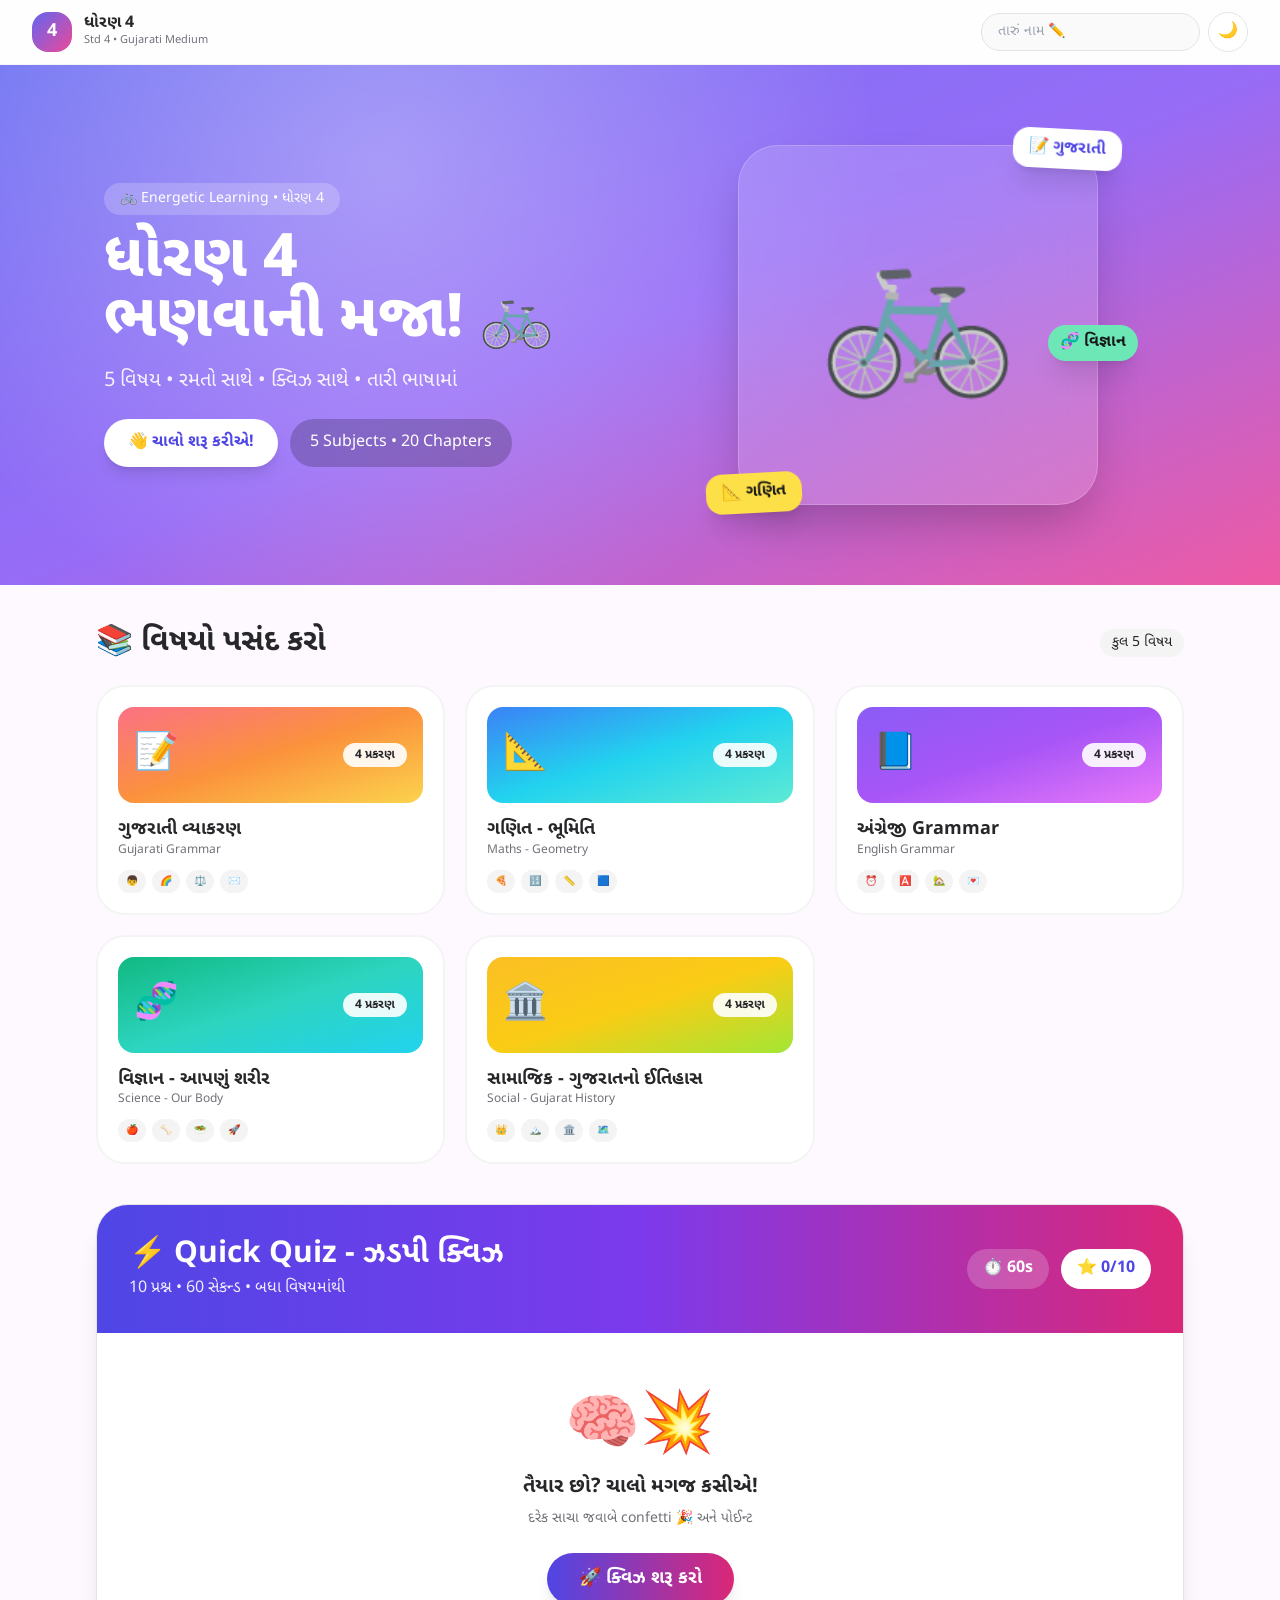
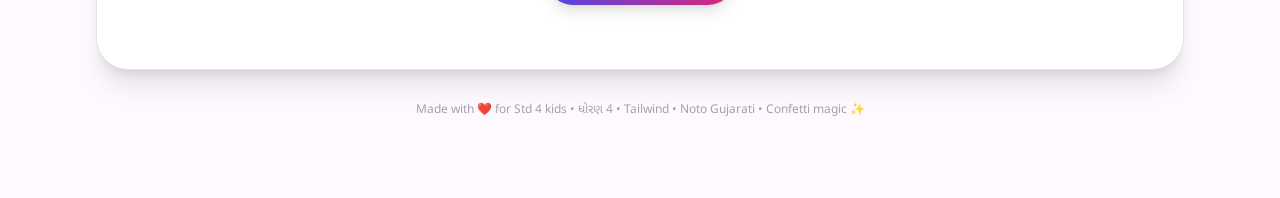
<file: std4 (1).html>
<!DOCTYPE html>
<html lang="en">
<head>
  <meta charset="UTF-8">
  <meta name="viewport" content="width=device-width, initial-scale=1">
  <title>React Artifact</title>
  <style>*,:after,:before{--tw-border-spacing-x:0;--tw-border-spacing-y:0;--tw-translate-x:0;--tw-translate-y:0;--tw-rotate:0;--tw-skew-x:0;--tw-skew-y:0;--tw-scale-x:1;--tw-scale-y:1;--tw-pan-x: ;--tw-pan-y: ;--tw-pinch-zoom: ;--tw-scroll-snap-strictness:proximity;--tw-gradient-from-position: ;--tw-gradient-via-position: ;--tw-gradient-to-position: ;--tw-ordinal: ;--tw-slashed-zero: ;--tw-numeric-figure: ;--tw-numeric-spacing: ;--tw-numeric-fraction: ;--tw-ring-inset: ;--tw-ring-offset-width:0px;--tw-ring-offset-color:#fff;--tw-ring-color:rgba(59,130,246,.5);--tw-ring-offset-shadow:0 0 #0000;--tw-ring-shadow:0 0 #0000;--tw-shadow:0 0 #0000;--tw-shadow-colored:0 0 #0000;--tw-blur: ;--tw-brightness: ;--tw-contrast: ;--tw-grayscale: ;--tw-hue-rotate: ;--tw-invert: ;--tw-saturate: ;--tw-sepia: ;--tw-drop-shadow: ;--tw-backdrop-blur: ;--tw-backdrop-brightness: ;--tw-backdrop-contrast: ;--tw-backdrop-grayscale: ;--tw-backdrop-hue-rotate: ;--tw-backdrop-invert: ;--tw-backdrop-opacity: ;--tw-backdrop-saturate: ;--tw-backdrop-sepia: ;--tw-contain-size: ;--tw-contain-layout: ;--tw-contain-paint: ;--tw-contain-style: }::backdrop{--tw-border-spacing-x:0;--tw-border-spacing-y:0;--tw-translate-x:0;--tw-translate-y:0;--tw-rotate:0;--tw-skew-x:0;--tw-skew-y:0;--tw-scale-x:1;--tw-scale-y:1;--tw-pan-x: ;--tw-pan-y: ;--tw-pinch-zoom: ;--tw-scroll-snap-strictness:proximity;--tw-gradient-from-position: ;--tw-gradient-via-position: ;--tw-gradient-to-position: ;--tw-ordinal: ;--tw-slashed-zero: ;--tw-numeric-figure: ;--tw-numeric-spacing: ;--tw-numeric-fraction: ;--tw-ring-inset: ;--tw-ring-offset-width:0px;--tw-ring-offset-color:#fff;--tw-ring-color:rgba(59,130,246,.5);--tw-ring-offset-shadow:0 0 #0000;--tw-ring-shadow:0 0 #0000;--tw-shadow:0 0 #0000;--tw-shadow-colored:0 0 #0000;--tw-blur: ;--tw-brightness: ;--tw-contrast: ;--tw-grayscale: ;--tw-hue-rotate: ;--tw-invert: ;--tw-saturate: ;--tw-sepia: ;--tw-drop-shadow: ;--tw-backdrop-blur: ;--tw-backdrop-brightness: ;--tw-backdrop-contrast: ;--tw-backdrop-grayscale: ;--tw-backdrop-hue-rotate: ;--tw-backdrop-invert: ;--tw-backdrop-opacity: ;--tw-backdrop-saturate: ;--tw-backdrop-sepia: ;--tw-contain-size: ;--tw-contain-layout: ;--tw-contain-paint: ;--tw-contain-style: }/*! tailwindcss v3.4.18 | MIT License | https://tailwindcss.com*/*,:after,:before{box-sizing:border-box;border:0 solid #e5e7eb}:after,:before{--tw-content:""}:host,html{line-height:1.5;-webkit-text-size-adjust:100%;-moz-tab-size:4;-o-tab-size:4;tab-size:4;font-family:ui-sans-serif,system-ui,sans-serif,Apple Color Emoji,Segoe UI Emoji,Segoe UI Symbol,Noto Color Emoji;font-feature-settings:normal;font-variation-settings:normal;-webkit-tap-highlight-color:transparent}body{line-height:inherit}hr{height:0;color:inherit;border-top-width:1px}abbr:where([title]){-webkit-text-decoration:underline dotted;text-decoration:underline dotted}h1,h2,h3,h4,h5,h6{font-size:inherit;font-weight:inherit}a{color:inherit;text-decoration:inherit}b,strong{font-weight:bolder}code,kbd,pre,samp{font-family:ui-monospace,SFMono-Regular,Menlo,Monaco,Consolas,Liberation Mono,Courier New,monospace;font-feature-settings:normal;font-variation-settings:normal;font-size:1em}small{font-size:80%}sub,sup{font-size:75%;line-height:0;position:relative;vertical-align:baseline}sub{bottom:-.25em}sup{top:-.5em}table{text-indent:0;border-color:inherit;border-collapse:collapse}button,input,optgroup,select,textarea{font-family:inherit;font-feature-settings:inherit;font-variation-settings:inherit;font-size:100%;font-weight:inherit;line-height:inherit;letter-spacing:inherit;color:inherit;margin:0;padding:0}button,select{text-transform:none}button,input:where([type=button]),input:where([type=reset]),input:where([type=submit]){-webkit-appearance:button;background-color:transparent;background-image:none}:-moz-focusring{outline:auto}:-moz-ui-invalid{box-shadow:none}progress{vertical-align:baseline}::-webkit-inner-spin-button,::-webkit-outer-spin-button{height:auto}[type=search]{-webkit-appearance:textfield;outline-offset:-2px}::-webkit-search-decoration{-webkit-appearance:none}::-webkit-file-upload-button{-webkit-appearance:button;font:inherit}summary{display:list-item}blockquote,dd,dl,figure,h1,h2,h3,h4,h5,h6,hr,p,pre{margin:0}fieldset{margin:0}fieldset,legend{padding:0}menu,ol,ul{list-style:none;margin:0;padding:0}dialog{padding:0}textarea{resize:vertical}input::-moz-placeholder,textarea::-moz-placeholder{opacity:1;color:#9ca3af}input::placeholder,textarea::placeholder{opacity:1;color:#9ca3af}[role=button],button{cursor:pointer}:disabled{cursor:default}audio,canvas,embed,iframe,img,object,svg,video{display:block;vertical-align:middle}img,video{max-width:100%;height:auto}[hidden]:where(:not([hidden=until-found])){display:none}.pointer-events-none{pointer-events:none}.fixed{position:fixed}.absolute{position:absolute}.relative{position:relative}.sticky{position:sticky}.inset-0{inset:0}.-bottom-2{bottom:-.5rem}.-left-8{left:-2rem}.-right-10{right:-2.5rem}.-right-6{right:-1.5rem}.-top-4{top:-1rem}.top-0{top:0}.top-1\/2{top:50%}.z-40{z-index:40}.z-\[100\]{z-index:100}.mx-auto{margin-left:auto;margin-right:auto}.mb-4{margin-bottom:1rem}.mb-6{margin-bottom:1.5rem}.mt-1{margin-top:.25rem}.mt-10{margin-top:2.5rem}.mt-2{margin-top:.5rem}.mt-3{margin-top:.75rem}.mt-4{margin-top:1rem}.mt-5{margin-top:1.25rem}.mt-6{margin-top:1.5rem}.mt-8{margin-top:2rem}.flex{display:flex}.inline-flex{display:inline-flex}.grid{display:grid}.hidden{display:none}.h-10{height:2.5rem}.h-12{height:3rem}.h-2{height:.5rem}.h-24{height:6rem}.h-\[280px\]{height:280px}.min-h-\[90px\]{min-height:90px}.min-h-screen{min-height:100vh}.w-10{width:2.5rem}.w-12{width:3rem}.w-2{width:.5rem}.w-\[280px\]{width:280px}.w-full{width:100%}.max-w-6xl{max-width:72rem}.flex-1{flex:1 1 0%}.-rotate-3{--tw-rotate:-3deg}.-rotate-3,.rotate-3{transform:translate(var(--tw-translate-x),var(--tw-translate-y)) rotate(var(--tw-rotate)) skewX(var(--tw-skew-x)) skewY(var(--tw-skew-y)) scaleX(var(--tw-scale-x)) scaleY(var(--tw-scale-y))}.rotate-3{--tw-rotate:3deg}.scale-105{--tw-scale-x:1.05;--tw-scale-y:1.05;transform:translate(var(--tw-translate-x),var(--tw-translate-y)) rotate(var(--tw-rotate)) skewX(var(--tw-skew-x)) skewY(var(--tw-skew-y)) scaleX(var(--tw-scale-x)) scaleY(var(--tw-scale-y))}.cursor-grab{cursor:grab}.select-none{-webkit-user-select:none;-moz-user-select:none;user-select:none}.grid-cols-1{grid-template-columns:repeat(1,minmax(0,1fr))}.grid-cols-2{grid-template-columns:repeat(2,minmax(0,1fr))}.grid-cols-3{grid-template-columns:repeat(3,minmax(0,1fr))}.flex-col{flex-direction:column}.flex-wrap{flex-wrap:wrap}.items-center{align-items:center}.justify-center{justify-content:center}.justify-between{justify-content:space-between}.gap-1{gap:.25rem}.gap-1\.5{gap:.375rem}.gap-10{gap:2.5rem}.gap-2{gap:.5rem}.gap-3{gap:.75rem}.gap-4{gap:1rem}.gap-5{gap:1.25rem}.gap-6{gap:1.5rem}.space-y-4>:not([hidden])~:not([hidden]){--tw-space-y-reverse:0;margin-top:calc(1rem*(1 - var(--tw-space-y-reverse)));margin-bottom:calc(1rem*var(--tw-space-y-reverse))}.space-y-5>:not([hidden])~:not([hidden]){--tw-space-y-reverse:0;margin-top:calc(1.25rem*(1 - var(--tw-space-y-reverse)));margin-bottom:calc(1.25rem*var(--tw-space-y-reverse))}.overflow-hidden{overflow:hidden}.overflow-x-auto{overflow-x:auto}.overflow-x-hidden{overflow-x:hidden}.whitespace-nowrap{white-space:nowrap}.rounded-2xl{border-radius:1rem}.rounded-\[1\.5rem\]{border-radius:1.5rem}.rounded-\[1\.8rem\]{border-radius:1.8rem}.rounded-\[2\.5rem\]{border-radius:2.5rem}.rounded-\[2rem\]{border-radius:2rem}.rounded-full{border-radius:9999px}.rounded-xl{border-radius:.75rem}.border{border-width:1px}.border-2{border-width:2px}.border-b{border-bottom-width:1px}.border-dashed{border-style:dashed}.\!border-zinc-700{--tw-border-opacity:1!important;border-color:rgb(63 63 70/var(--tw-border-opacity,1))!important}.border-blue-600{--tw-border-opacity:1;border-color:rgb(37 99 235/var(--tw-border-opacity,1))}.border-emerald-500{--tw-border-opacity:1;border-color:rgb(16 185 129/var(--tw-border-opacity,1))}.border-indigo-400{--tw-border-opacity:1;border-color:rgb(129 140 248/var(--tw-border-opacity,1))}.border-rose-500{--tw-border-opacity:1;border-color:rgb(244 63 94/var(--tw-border-opacity,1))}.border-transparent{border-color:transparent}.border-white\/20{border-color:hsla(0,0%,100%,.2)}.border-zinc-100{--tw-border-opacity:1;border-color:rgb(244 244 245/var(--tw-border-opacity,1))}.border-zinc-200{--tw-border-opacity:1;border-color:rgb(228 228 231/var(--tw-border-opacity,1))}.border-zinc-300{--tw-border-opacity:1;border-color:rgb(212 212 216/var(--tw-border-opacity,1))}.border-zinc-600{--tw-border-opacity:1;border-color:rgb(82 82 91/var(--tw-border-opacity,1))}.border-zinc-700{--tw-border-opacity:1;border-color:rgb(63 63 70/var(--tw-border-opacity,1))}.border-zinc-800{--tw-border-opacity:1;border-color:rgb(39 39 42/var(--tw-border-opacity,1))}.\!bg-zinc-900{--tw-bg-opacity:1!important;background-color:rgb(24 24 27/var(--tw-bg-opacity,1))!important}.bg-\[\#0a0a14\]{--tw-bg-opacity:1;background-color:rgb(10 10 20/var(--tw-bg-opacity,1))}.bg-\[\#fef9ff\]{--tw-bg-opacity:1;background-color:rgb(254 249 255/var(--tw-bg-opacity,1))}.bg-amber-100{--tw-bg-opacity:1;background-color:rgb(254 243 199/var(--tw-bg-opacity,1))}.bg-amber-400{--tw-bg-opacity:1;background-color:rgb(251 191 36/var(--tw-bg-opacity,1))}.bg-amber-50{--tw-bg-opacity:1;background-color:rgb(255 251 235/var(--tw-bg-opacity,1))}.bg-amber-950\/20{background-color:rgba(69,26,3,.2)}.bg-black\/20{background-color:rgba(0,0,0,.2)}.bg-blue-100{--tw-bg-opacity:1;background-color:rgb(219 234 254/var(--tw-bg-opacity,1))}.bg-blue-50{--tw-bg-opacity:1;background-color:rgb(239 246 255/var(--tw-bg-opacity,1))}.bg-blue-500{--tw-bg-opacity:1;background-color:rgb(59 130 246/var(--tw-bg-opacity,1))}.bg-blue-600{--tw-bg-opacity:1;background-color:rgb(37 99 235/var(--tw-bg-opacity,1))}.bg-blue-950\/20{background-color:rgba(23,37,84,.2)}.bg-emerald-100{--tw-bg-opacity:1;background-color:rgb(209 250 229/var(--tw-bg-opacity,1))}.bg-emerald-300{--tw-bg-opacity:1;background-color:rgb(110 231 183/var(--tw-bg-opacity,1))}.bg-emerald-400{--tw-bg-opacity:1;background-color:rgb(52 211 153/var(--tw-bg-opacity,1))}.bg-emerald-50{--tw-bg-opacity:1;background-color:rgb(236 253 245/var(--tw-bg-opacity,1))}.bg-emerald-500{--tw-bg-opacity:1;background-color:rgb(16 185 129/var(--tw-bg-opacity,1))}.bg-emerald-950\/20{background-color:rgba(2,44,34,.2)}.bg-green-100{--tw-bg-opacity:1;background-color:rgb(220 252 231/var(--tw-bg-opacity,1))}.bg-indigo-500{--tw-bg-opacity:1;background-color:rgb(99 102 241/var(--tw-bg-opacity,1))}.bg-orange-100{--tw-bg-opacity:1;background-color:rgb(255 237 213/var(--tw-bg-opacity,1))}.bg-pink-100{--tw-bg-opacity:1;background-color:rgb(252 231 243/var(--tw-bg-opacity,1))}.bg-purple-100{--tw-bg-opacity:1;background-color:rgb(243 232 255/var(--tw-bg-opacity,1))}.bg-rose-50{--tw-bg-opacity:1;background-color:rgb(255 241 242/var(--tw-bg-opacity,1))}.bg-rose-500{--tw-bg-opacity:1;background-color:rgb(244 63 94/var(--tw-bg-opacity,1))}.bg-rose-950\/20{background-color:rgba(76,5,25,.2)}.bg-violet-50{--tw-bg-opacity:1;background-color:rgb(245 243 255/var(--tw-bg-opacity,1))}.bg-violet-950\/20{background-color:rgba(46,16,101,.2)}.bg-white{--tw-bg-opacity:1;background-color:rgb(255 255 255/var(--tw-bg-opacity,1))}.bg-white\/15{background-color:hsla(0,0%,100%,.15)}.bg-white\/20{background-color:hsla(0,0%,100%,.2)}.bg-white\/80{background-color:hsla(0,0%,100%,.8)}.bg-white\/90{background-color:hsla(0,0%,100%,.9)}.bg-yellow-100{--tw-bg-opacity:1;background-color:rgb(254 249 195/var(--tw-bg-opacity,1))}.bg-yellow-300{--tw-bg-opacity:1;background-color:rgb(253 224 71/var(--tw-bg-opacity,1))}.bg-zinc-100{--tw-bg-opacity:1;background-color:rgb(244 244 245/var(--tw-bg-opacity,1))}.bg-zinc-300{--tw-bg-opacity:1;background-color:rgb(212 212 216/var(--tw-bg-opacity,1))}.bg-zinc-50{--tw-bg-opacity:1;background-color:rgb(250 250 250/var(--tw-bg-opacity,1))}.bg-zinc-800{--tw-bg-opacity:1;background-color:rgb(39 39 42/var(--tw-bg-opacity,1))}.bg-zinc-800\/50{background-color:rgba(39,39,42,.5)}.bg-zinc-900{--tw-bg-opacity:1;background-color:rgb(24 24 27/var(--tw-bg-opacity,1))}.bg-zinc-900\/80{background-color:rgba(24,24,27,.8)}.bg-\[radial-gradient\(circle_at_30\%_20\%\2c rgba\(255\2c 255\2c 255\2c 0\.3\)\2c transparent_50\%\)\]{background-image:radial-gradient(circle at 30% 20%,hsla(0,0%,100%,.3),transparent 50%)}.bg-gradient-to-br{background-image:linear-gradient(to bottom right,var(--tw-gradient-stops))}.bg-gradient-to-r{background-image:linear-gradient(to right,var(--tw-gradient-stops))}.from-amber-400{--tw-gradient-from:#fbbf24 var(--tw-gradient-from-position);--tw-gradient-to:rgba(251,191,36,0) var(--tw-gradient-to-position);--tw-gradient-stops:var(--tw-gradient-from),var(--tw-gradient-to)}.from-blue-500{--tw-gradient-from:#3b82f6 var(--tw-gradient-from-position);--tw-gradient-to:rgba(59,130,246,0) var(--tw-gradient-to-position);--tw-gradient-stops:var(--tw-gradient-from),var(--tw-gradient-to)}.from-emerald-500{--tw-gradient-from:#10b981 var(--tw-gradient-from-position);--tw-gradient-to:rgba(16,185,129,0) var(--tw-gradient-to-position);--tw-gradient-stops:var(--tw-gradient-from),var(--tw-gradient-to)}.from-indigo-500{--tw-gradient-from:#6366f1 var(--tw-gradient-from-position);--tw-gradient-to:rgba(99,102,241,0) var(--tw-gradient-to-position);--tw-gradient-stops:var(--tw-gradient-from),var(--tw-gradient-to)}.from-indigo-600{--tw-gradient-from:#4f46e5 var(--tw-gradient-from-position);--tw-gradient-to:rgba(79,70,229,0) var(--tw-gradient-to-position);--tw-gradient-stops:var(--tw-gradient-from),var(--tw-gradient-to)}.from-rose-400{--tw-gradient-from:#fb7185 var(--tw-gradient-from-position);--tw-gradient-to:rgba(251,113,133,0) var(--tw-gradient-to-position);--tw-gradient-stops:var(--tw-gradient-from),var(--tw-gradient-to)}.from-violet-500{--tw-gradient-from:#8b5cf6 var(--tw-gradient-from-position);--tw-gradient-to:rgba(139,92,246,0) var(--tw-gradient-to-position);--tw-gradient-stops:var(--tw-gradient-from),var(--tw-gradient-to)}.via-cyan-400{--tw-gradient-to:rgba(34,211,238,0) var(--tw-gradient-to-position);--tw-gradient-stops:var(--tw-gradient-from),#22d3ee var(--tw-gradient-via-position),var(--tw-gradient-to)}.via-orange-400{--tw-gradient-to:rgba(251,146,60,0) var(--tw-gradient-to-position);--tw-gradient-stops:var(--tw-gradient-from),#fb923c var(--tw-gradient-via-position),var(--tw-gradient-to)}.via-purple-500{--tw-gradient-to:rgba(168,85,247,0) var(--tw-gradient-to-position);--tw-gradient-stops:var(--tw-gradient-from),#a855f7 var(--tw-gradient-via-position),var(--tw-gradient-to)}.via-teal-400{--tw-gradient-to:rgba(45,212,191,0) var(--tw-gradient-to-position);--tw-gradient-stops:var(--tw-gradient-from),#2dd4bf var(--tw-gradient-via-position),var(--tw-gradient-to)}.via-violet-500{--tw-gradient-to:rgba(139,92,246,0) var(--tw-gradient-to-position);--tw-gradient-stops:var(--tw-gradient-from),#8b5cf6 var(--tw-gradient-via-position),var(--tw-gradient-to)}.via-violet-600{--tw-gradient-to:rgba(124,58,237,0) var(--tw-gradient-to-position);--tw-gradient-stops:var(--tw-gradient-from),#7c3aed var(--tw-gradient-via-position),var(--tw-gradient-to)}.via-yellow-400{--tw-gradient-to:rgba(250,204,21,0) var(--tw-gradient-to-position);--tw-gradient-stops:var(--tw-gradient-from),#facc15 var(--tw-gradient-via-position),var(--tw-gradient-to)}.to-amber-300{--tw-gradient-to:#fcd34d var(--tw-gradient-to-position)}.to-cyan-400{--tw-gradient-to:#22d3ee var(--tw-gradient-to-position)}.to-fuchsia-400{--tw-gradient-to:#e879f9 var(--tw-gradient-to-position)}.to-fuchsia-500{--tw-gradient-to:#d946ef var(--tw-gradient-to-position)}.to-lime-400{--tw-gradient-to:#a3e635 var(--tw-gradient-to-position)}.to-pink-500{--tw-gradient-to:#ec4899 var(--tw-gradient-to-position)}.to-pink-600{--tw-gradient-to:#db2777 var(--tw-gradient-to-position)}.to-teal-300{--tw-gradient-to:#5eead4 var(--tw-gradient-to-position)}.to-teal-500{--tw-gradient-to:#14b8a6 var(--tw-gradient-to-position)}.p-2{padding:.5rem}.p-3{padding:.75rem}.p-4{padding:1rem}.p-5{padding:1.25rem}.p-6{padding:1.5rem}.px-2{padding-left:.5rem;padding-right:.5rem}.px-3{padding-left:.75rem;padding-right:.75rem}.px-4{padding-left:1rem;padding-right:1rem}.px-5{padding-left:1.25rem;padding-right:1.25rem}.px-6{padding-left:1.5rem;padding-right:1.5rem}.px-8{padding-left:2rem;padding-right:2rem}.py-0\.5{padding-top:.125rem;padding-bottom:.125rem}.py-1{padding-top:.25rem;padding-bottom:.25rem}.py-1\.5{padding-top:.375rem;padding-bottom:.375rem}.py-10{padding-top:2.5rem;padding-bottom:2.5rem}.py-12{padding-top:3rem;padding-bottom:3rem}.py-2{padding-top:.5rem;padding-bottom:.5rem}.py-2\.5{padding-top:.625rem;padding-bottom:.625rem}.py-3{padding-top:.75rem;padding-bottom:.75rem}.py-6{padding-top:1.5rem;padding-bottom:1.5rem}.py-8{padding-top:2rem;padding-bottom:2rem}.pb-2{padding-bottom:.5rem}.pb-20{padding-bottom:5rem}.text-left{text-align:left}.text-center{text-align:center}.font-\[Poppins\]{font-family:Poppins}.text-2xl{font-size:1.5rem;line-height:2rem}.text-3xl{font-size:1.875rem;line-height:2.25rem}.text-4xl{font-size:2.25rem;line-height:2.5rem}.text-6xl{font-size:3.75rem;line-height:1}.text-\[10px\]{font-size:10px}.text-\[11px\]{font-size:11px}.text-\[120px\]{font-size:120px}.text-\[14px\]{font-size:14px}.text-\[15px\]{font-size:15px}.text-lg{font-size:1.125rem;line-height:1.75rem}.text-sm{font-size:.875rem;line-height:1.25rem}.text-xl{font-size:1.25rem;line-height:1.75rem}.text-xs{font-size:.75rem;line-height:1rem}.font-bold{font-weight:700}.font-extrabold{font-weight:800}.font-medium{font-weight:500}.font-semibold{font-weight:600}.leading-\[1\.1\]{line-height:1.1}.leading-none{line-height:1}.leading-relaxed{line-height:1.625}.leading-tight{line-height:1.25}.text-amber-800{--tw-text-opacity:1;color:rgb(146 64 14/var(--tw-text-opacity,1))}.text-black{--tw-text-opacity:1;color:rgb(0 0 0/var(--tw-text-opacity,1))}.text-emerald-600{--tw-text-opacity:1;color:rgb(5 150 105/var(--tw-text-opacity,1))}.text-emerald-800{--tw-text-opacity:1;color:rgb(6 95 70/var(--tw-text-opacity,1))}.text-indigo-600{--tw-text-opacity:1;color:rgb(79 70 229/var(--tw-text-opacity,1))}.text-white{--tw-text-opacity:1;color:rgb(255 255 255/var(--tw-text-opacity,1))}.text-white\/90{color:hsla(0,0%,100%,.9)}.text-zinc-300{--tw-text-opacity:1;color:rgb(212 212 216/var(--tw-text-opacity,1))}.text-zinc-400{--tw-text-opacity:1;color:rgb(161 161 170/var(--tw-text-opacity,1))}.text-zinc-500{--tw-text-opacity:1;color:rgb(113 113 122/var(--tw-text-opacity,1))}.text-zinc-700{--tw-text-opacity:1;color:rgb(63 63 70/var(--tw-text-opacity,1))}.text-zinc-800{--tw-text-opacity:1;color:rgb(39 39 42/var(--tw-text-opacity,1))}.text-zinc-900{--tw-text-opacity:1;color:rgb(24 24 27/var(--tw-text-opacity,1))}.accent-violet-600{accent-color:#7c3aed}.opacity-60{opacity:.6}.opacity-70{opacity:.7}.opacity-90{opacity:.9}.shadow-2xl{--tw-shadow:0 25px 50px -12px rgba(0,0,0,.25);--tw-shadow-colored:0 25px 50px -12px var(--tw-shadow-color)}.shadow-2xl,.shadow-lg{box-shadow:var(--tw-ring-offset-shadow,0 0 #0000),var(--tw-ring-shadow,0 0 #0000),var(--tw-shadow)}.shadow-lg{--tw-shadow:0 10px 15px -3px rgba(0,0,0,.1),0 4px 6px -4px rgba(0,0,0,.1);--tw-shadow-colored:0 10px 15px -3px var(--tw-shadow-color),0 4px 6px -4px var(--tw-shadow-color)}.shadow-xl{--tw-shadow:0 20px 25px -5px rgba(0,0,0,.1),0 8px 10px -6px rgba(0,0,0,.1);--tw-shadow-colored:0 20px 25px -5px var(--tw-shadow-color),0 8px 10px -6px var(--tw-shadow-color);box-shadow:var(--tw-ring-offset-shadow,0 0 #0000),var(--tw-ring-shadow,0 0 #0000),var(--tw-shadow)}.outline-none{outline:2px solid transparent;outline-offset:2px}.ring-4{--tw-ring-offset-shadow:var(--tw-ring-inset) 0 0 0 var(--tw-ring-offset-width) var(--tw-ring-offset-color);--tw-ring-shadow:var(--tw-ring-inset) 0 0 0 calc(4px + var(--tw-ring-offset-width)) var(--tw-ring-color);box-shadow:var(--tw-ring-offset-shadow),var(--tw-ring-shadow),var(--tw-shadow,0 0 #0000)}.ring-indigo-300{--tw-ring-opacity:1;--tw-ring-color:rgb(165 180 252/var(--tw-ring-opacity,1))}.filter{filter:var(--tw-blur) var(--tw-brightness) var(--tw-contrast) var(--tw-grayscale) var(--tw-hue-rotate) var(--tw-invert) var(--tw-saturate) var(--tw-sepia) var(--tw-drop-shadow)}.backdrop-blur{--tw-backdrop-blur:blur(8px)}.backdrop-blur,.backdrop-blur-2xl{backdrop-filter:var(--tw-backdrop-blur) var(--tw-backdrop-brightness) var(--tw-backdrop-contrast) var(--tw-backdrop-grayscale) var(--tw-backdrop-hue-rotate) var(--tw-backdrop-invert) var(--tw-backdrop-opacity) var(--tw-backdrop-saturate) var(--tw-backdrop-sepia)}.backdrop-blur-2xl{--tw-backdrop-blur:blur(40px)}.backdrop-blur-xl{--tw-backdrop-blur:blur(24px);backdrop-filter:var(--tw-backdrop-blur) var(--tw-backdrop-brightness) var(--tw-backdrop-contrast) var(--tw-backdrop-grayscale) var(--tw-backdrop-hue-rotate) var(--tw-backdrop-invert) var(--tw-backdrop-opacity) var(--tw-backdrop-saturate) var(--tw-backdrop-sepia)}.transition{transition-property:color,background-color,border-color,text-decoration-color,fill,stroke,opacity,box-shadow,transform,filter,backdrop-filter;transition-timing-function:cubic-bezier(.4,0,.2,1);transition-duration:.15s}.transition-all{transition-property:all;transition-timing-function:cubic-bezier(.4,0,.2,1);transition-duration:.15s}.transition-colors{transition-property:color,background-color,border-color,text-decoration-color,fill,stroke;transition-timing-function:cubic-bezier(.4,0,.2,1);transition-duration:.15s}.duration-300{transition-duration:.3s}.duration-500{transition-duration:.5s}.ease-in-out{transition-timing-function:cubic-bezier(.4,0,.2,1)}.ease-out{transition-timing-function:cubic-bezier(0,0,.2,1)}#root,body,html{min-height:100%}body{margin:0;font-family:Inter,ui-sans-serif,system-ui,-apple-system,BlinkMacSystemFont,Segoe UI,sans-serif}.hover\:-translate-y-1:hover{--tw-translate-y:-0.25rem}.hover\:-translate-y-1:hover,.hover\:scale-105:hover{transform:translate(var(--tw-translate-x),var(--tw-translate-y)) rotate(var(--tw-rotate)) skewX(var(--tw-skew-x)) skewY(var(--tw-skew-y)) scaleX(var(--tw-scale-x)) scaleY(var(--tw-scale-y))}.hover\:scale-105:hover{--tw-scale-x:1.05;--tw-scale-y:1.05}.hover\:scale-110:hover{--tw-scale-x:1.1;--tw-scale-y:1.1}.hover\:scale-110:hover,.hover\:scale-\[1\.01\]:hover{transform:translate(var(--tw-translate-x),var(--tw-translate-y)) rotate(var(--tw-rotate)) skewX(var(--tw-skew-x)) skewY(var(--tw-skew-y)) scaleX(var(--tw-scale-x)) scaleY(var(--tw-scale-y))}.hover\:scale-\[1\.01\]:hover{--tw-scale-x:1.01;--tw-scale-y:1.01}.hover\:scale-\[1\.02\]:hover{--tw-scale-x:1.02;--tw-scale-y:1.02}.hover\:scale-\[1\.02\]:hover,.hover\:scale-\[1\.03\]:hover{transform:translate(var(--tw-translate-x),var(--tw-translate-y)) rotate(var(--tw-rotate)) skewX(var(--tw-skew-x)) skewY(var(--tw-skew-y)) scaleX(var(--tw-scale-x)) scaleY(var(--tw-scale-y))}.hover\:scale-\[1\.03\]:hover{--tw-scale-x:1.03;--tw-scale-y:1.03}.hover\:shadow-2xl:hover{--tw-shadow:0 25px 50px -12px rgba(0,0,0,.25);--tw-shadow-colored:0 25px 50px -12px var(--tw-shadow-color);box-shadow:var(--tw-ring-offset-shadow,0 0 #0000),var(--tw-ring-shadow,0 0 #0000),var(--tw-shadow)}.active\:cursor-grabbing:active{cursor:grabbing}.dark\:border-zinc-700:is(.dark *){--tw-border-opacity:1;border-color:rgb(63 63 70/var(--tw-border-opacity,1))}.dark\:bg-white:is(.dark *){--tw-bg-opacity:1;background-color:rgb(255 255 255/var(--tw-bg-opacity,1))}.dark\:bg-zinc-900:is(.dark *){--tw-bg-opacity:1;background-color:rgb(24 24 27/var(--tw-bg-opacity,1))}.dark\:text-black:is(.dark *){--tw-text-opacity:1;color:rgb(0 0 0/var(--tw-text-opacity,1))}@media (min-width:768px){.md\:block{display:block}.md\:h-\[360px\]{height:360px}.md\:w-\[360px\]{width:360px}.md\:grid-cols-2{grid-template-columns:repeat(2,minmax(0,1fr))}.md\:grid-cols-3{grid-template-columns:repeat(3,minmax(0,1fr))}.md\:grid-cols-\[1\.1fr_0\.9fr\]{grid-template-columns:1.1fr .9fr}.md\:flex-row{flex-direction:row}.md\:p-8{padding:2rem}.md\:px-10{padding-left:2.5rem;padding-right:2.5rem}.md\:px-8{padding-left:2rem;padding-right:2rem}.md\:py-20{padding-top:5rem;padding-bottom:5rem}.md\:text-3xl{font-size:1.875rem;line-height:2.25rem}.md\:text-6xl{font-size:3.75rem;line-height:1}.md\:text-\[160px\]{font-size:160px}.md\:text-xl{font-size:1.25rem;line-height:1.75rem}}@media (min-width:1024px){.lg\:grid-cols-3{grid-template-columns:repeat(3,minmax(0,1fr))}}</style>
</head>
<body>
  <div id="root"></div>
  
  <script type="module">var ad=Object.create;var{getPrototypeOf:sd,defineProperty:Yl,getOwnPropertyNames:cd}=Object;var dd=Object.prototype.hasOwnProperty;var Nt=(e,t,n)=>{n=e!=null?ad(sd(e)):{};let r=t||!e||!e.__esModule?Yl(n,"default",{value:e,enumerable:!0}):n;for(let l of cd(e))if(!dd.call(r,l))Yl(r,l,{get:()=>e[l],enumerable:!0});return r};var wr=(e,t)=>()=>(t||e((t={exports:{}}).exports,t),t.exports);var fd=(e,t)=>{for(var n in t)Yl(e,n,{get:t[n],enumerable:!0,configurable:!0,set:(r)=>t[n]=()=>r})};var pd=(e,t)=>()=>(e&&(t=e(e=0)),t);var xn=wr((Td)=>{var kn=Symbol.for("react.element"),md=Symbol.for("react.portal"),vd=Symbol.for("react.fragment"),hd=Symbol.for("react.strict_mode"),gd=Symbol.for("react.profiler"),yd=Symbol.for("react.provider"),wd=Symbol.for("react.context"),kd=Symbol.for("react.forward_ref"),xd=Symbol.for("react.suspense"),Sd=Symbol.for("react.memo"),Nd=Symbol.for("react.lazy"),gu=Symbol.iterator;function Ed(e){if(e===null||typeof e!=="object")return null;return e=gu&&e[gu]||e["@@iterator"],typeof e==="function"?e:null}var ku={isMounted:function(){return!1},enqueueForceUpdate:function(){},enqueueReplaceState:function(){},enqueueSetState:function(){}},xu=Object.assign,Su={};function Wt(e,t,n){this.props=e,this.context=t,this.refs=Su,this.updater=n||ku}Wt.prototype.isReactComponent={};Wt.prototype.setState=function(e,t){if(typeof e!=="object"&&typeof e!=="function"&&e!=null)throw Error("setState(...): takes an object of state variables to update or a function which returns an object of state variables.");this.updater.enqueueSetState(this,e,t,"setState")};Wt.prototype.forceUpdate=function(e){this.updater.enqueueForceUpdate(this,e,"forceUpdate")};function Nu(){}Nu.prototype=Wt.prototype;function Xl(e,t,n){this.props=e,this.context=t,this.refs=Su,this.updater=n||ku}var Gl=Xl.prototype=new Nu;Gl.constructor=Xl;xu(Gl,Wt.prototype);Gl.isPureReactComponent=!0;var yu=Array.isArray,Eu=Object.prototype.hasOwnProperty,jl={current:null},Cu={key:!0,ref:!0,__self:!0,__source:!0};function zu(e,t,n){var r,l={},i=null,o=null;if(t!=null)for(r in t.ref!==void 0&&(o=t.ref),t.key!==void 0&&(i=""+t.key),t)Eu.call(t,r)&&!Cu.hasOwnProperty(r)&&(l[r]=t[r]);var u=arguments.length-2;if(u===1)l.children=n;else if(1<u){for(var a=Array(u),c=0;c<u;c++)a[c]=arguments[c+2];l.children=a}if(e&&e.defaultProps)for(r in u=e.defaultProps,u)l[r]===void 0&&(l[r]=u[r]);return{$$typeof:kn,type:e,key:i,ref:o,props:l,_owner:jl.current}}function Cd(e,t){return{$$typeof:kn,type:e.type,key:t,ref:e.ref,props:e.props,_owner:e._owner}}function Zl(e){return typeof e==="object"&&e!==null&&e.$$typeof===kn}function zd(e){var t={"=":"=0",":":"=2"};return"$"+e.replace(/[=:]/g,function(n){return t[n]})}var wu=/\/+/g;function Kl(e,t){return typeof e==="object"&&e!==null&&e.key!=null?zd(""+e.key):t.toString(36)}function xr(e,t,n,r,l){var i=typeof e;if(i==="undefined"||i==="boolean")e=null;var o=!1;if(e===null)o=!0;else switch(i){case"string":case"number":o=!0;break;case"object":switch(e.$$typeof){case kn:case md:o=!0}}if(o)return o=e,l=l(o),e=r===""?"."+Kl(o,0):r,yu(l)?(n="",e!=null&&(n=e.replace(wu,"$&/")+"/"),xr(l,t,n,"",function(c){return c})):l!=null&&(Zl(l)&&(l=Cd(l,n+(!l.key||o&&o.key===l.key?"":(""+l.key).replace(wu,"$&/")+"/")+e)),t.push(l)),1;if(o=0,r=r===""?".":r+":",yu(e))for(var u=0;u<e.length;u++){i=e[u];var a=r+Kl(i,u);o+=xr(i,t,n,a,l)}else if(a=Ed(e),typeof a==="function")for(e=a.call(e),u=0;!(i=e.next()).done;)i=i.value,a=r+Kl(i,u++),o+=xr(i,t,n,a,l);else if(i==="object")throw t=String(e),Error("Objects are not valid as a React child (found: "+(t==="[object Object]"?"object with keys {"+Object.keys(e).join(", ")+"}":t)+"). If you meant to render a collection of children, use an array instead.");return o}function kr(e,t,n){if(e==null)return e;var r=[],l=0;return xr(e,r,"","",function(i){return t.call(n,i,l++)}),r}function _d(e){if(e._status===-1){var t=e._result;t=t(),t.then(function(n){if(e._status===0||e._status===-1)e._status=1,e._result=n},function(n){if(e._status===0||e._status===-1)e._status=2,e._result=n}),e._status===-1&&(e._status=0,e._result=t)}if(e._status===1)return e._result.default;throw e._result}var oe={current:null},Sr={transition:null},Pd={ReactCurrentDispatcher:oe,ReactCurrentBatchConfig:Sr,ReactCurrentOwner:jl};function _u(){throw Error("act(...) is not supported in production builds of React.")}Td.Children={map:kr,forEach:function(e,t,n){kr(e,function(){t.apply(this,arguments)},n)},count:function(e){var t=0;return kr(e,function(){t++}),t},toArray:function(e){return kr(e,function(t){return t})||[]},only:function(e){if(!Zl(e))throw Error("React.Children.only expected to receive a single React element child.");return e}};Td.Component=Wt;Td.Fragment=vd;Td.Profiler=gd;Td.PureComponent=Xl;Td.StrictMode=hd;Td.Suspense=xd;Td.__SECRET_INTERNALS_DO_NOT_USE_OR_YOU_WILL_BE_FIRED=Pd;Td.act=_u;Td.cloneElement=function(e,t,n){if(e===null||e===void 0)throw Error("React.cloneElement(...): The argument must be a React element, but you passed "+e+".");var r=xu({},e.props),l=e.key,i=e.ref,o=e._owner;if(t!=null){if(t.ref!==void 0&&(i=t.ref,o=jl.current),t.key!==void 0&&(l=""+t.key),e.type&&e.type.defaultProps)var u=e.type.defaultProps;for(a in t)Eu.call(t,a)&&!Cu.hasOwnProperty(a)&&(r[a]=t[a]===void 0&&u!==void 0?u[a]:t[a])}var a=arguments.length-2;if(a===1)r.children=n;else if(1<a){u=Array(a);for(var c=0;c<a;c++)u[c]=arguments[c+2];r.children=u}return{$$typeof:kn,type:e.type,key:l,ref:i,props:r,_owner:o}};Td.createContext=function(e){return e={$$typeof:wd,_currentValue:e,_currentValue2:e,_threadCount:0,Provider:null,Consumer:null,_defaultValue:null,_globalName:null},e.Provider={$$typeof:yd,_context:e},e.Consumer=e};Td.createElement=zu;Td.createFactory=function(e){var t=zu.bind(null,e);return t.type=e,t};Td.createRef=function(){return{current:null}};Td.forwardRef=function(e){return{$$typeof:kd,render:e}};Td.isValidElement=Zl;Td.lazy=function(e){return{$$typeof:Nd,_payload:{_status:-1,_result:e},_init:_d}};Td.memo=function(e,t){return{$$typeof:Sd,type:e,compare:t===void 0?null:t}};Td.startTransition=function(e){var t=Sr.transition;Sr.transition={};try{e()}finally{Sr.transition=t}};Td.unstable_act=_u;Td.useCallback=function(e,t){return oe.current.useCallback(e,t)};Td.useContext=function(e){return oe.current.useContext(e)};Td.useDebugValue=function(){};Td.useDeferredValue=function(e){return oe.current.useDeferredValue(e)};Td.useEffect=function(e,t){return oe.current.useEffect(e,t)};Td.useId=function(){return oe.current.useId()};Td.useImperativeHandle=function(e,t,n){return oe.current.useImperativeHandle(e,t,n)};Td.useInsertionEffect=function(e,t){return oe.current.useInsertionEffect(e,t)};Td.useLayoutEffect=function(e,t){return oe.current.useLayoutEffect(e,t)};Td.useMemo=function(e,t){return oe.current.useMemo(e,t)};Td.useReducer=function(e,t,n){return oe.current.useReducer(e,t,n)};Td.useRef=function(e){return oe.current.useRef(e)};Td.useState=function(e){return oe.current.useState(e)};Td.useSyncExternalStore=function(e,t,n){return oe.current.useSyncExternalStore(e,t,n)};Td.useTransition=function(){return oe.current.useTransition()};Td.version="18.3.1"});var Du=wr((mf)=>{function bl(e,t){var n=e.length;e.push(t);e:for(;0<n;){var r=n-1>>>1,l=e[r];if(0<Nr(l,t))e[r]=t,e[n]=l,n=r;else break e}}function _e(e){return e.length===0?null:e[0]}function _r(e){if(e.length===0)return null;var t=e[0],n=e.pop();if(n!==t){e[0]=n;e:for(var r=0,l=e.length,i=l>>>1;r<i;){var o=2*(r+1)-1,u=e[o],a=o+1,c=e[a];if(0>Nr(u,n))a<l&&0>Nr(c,u)?(e[r]=c,e[a]=n,r=a):(e[r]=u,e[o]=n,r=o);else if(a<l&&0>Nr(c,n))e[r]=c,e[a]=n,r=a;else break e}}return t}function Nr(e,t){var n=e.sortIndex-t.sortIndex;return n!==0?n:e.id-t.id}if(typeof performance==="object"&&typeof performance.now==="function")ei=performance,mf.unstable_now=function(){return ei.now()};else Er=Date,ti=Er.now(),mf.unstable_now=function(){return Er.now()-ti};var ei,Er,ti,Oe=[],et=[],pf=1,ke=null,ee=3,Pr=!1,Et=!1,Nn=!1,Tu=typeof setTimeout==="function"?setTimeout:null,Lu=typeof clearTimeout==="function"?clearTimeout:null,Pu=typeof setImmediate<"u"?setImmediate:null;typeof navigator<"u"&&navigator.scheduling!==void 0&&navigator.scheduling.isInputPending!==void 0&&navigator.scheduling.isInputPending.bind(navigator.scheduling);function ni(e){for(var t=_e(et);t!==null;){if(t.callback===null)_r(et);else if(t.startTime<=e)_r(et),t.sortIndex=t.expirationTime,bl(Oe,t);else break;t=_e(et)}}function li(e){if(Nn=!1,ni(e),!Et)if(_e(Oe)!==null)Et=!0,oi(ii);else{var t=_e(et);t!==null&&ui(li,t.startTime-e)}}function ii(e,t){Et=!1,Nn&&(Nn=!1,Lu(En),En=-1),Pr=!0;var n=ee;try{ni(t);for(ke=_e(Oe);ke!==null&&(!(ke.expirationTime>t)||e&&!Iu());){var r=ke.callback;if(typeof r==="function"){ke.callback=null,ee=ke.priorityLevel;var l=r(ke.expirationTime<=t);t=mf.unstable_now(),typeof l==="function"?ke.callback=l:ke===_e(Oe)&&_r(Oe),ni(t)}else _r(Oe);ke=_e(Oe)}if(ke!==null)var i=!0;else{var o=_e(et);o!==null&&ui(li,o.startTime-t),i=!1}return i}finally{ke=null,ee=n,Pr=!1}}var Tr=!1,Cr=null,En=-1,Ru=5,Mu=-1;function Iu(){return mf.unstable_now()-Mu<Ru?!1:!0}function Jl(){if(Cr!==null){var e=mf.unstable_now();Mu=e;var t=!0;try{t=Cr(!0,e)}finally{t?Sn():(Tr=!1,Cr=null)}}else Tr=!1}var Sn;if(typeof Pu==="function")Sn=function(){Pu(Jl)};else if(typeof MessageChannel<"u")zr=new MessageChannel,ri=zr.port2,zr.port1.onmessage=Jl,Sn=function(){ri.postMessage(null)};else Sn=function(){Tu(Jl,0)};var zr,ri;function oi(e){Cr=e,Tr||(Tr=!0,Sn())}function ui(e,t){En=Tu(function(){e(mf.unstable_now())},t)}mf.unstable_IdlePriority=5;mf.unstable_ImmediatePriority=1;mf.unstable_LowPriority=4;mf.unstable_NormalPriority=3;mf.unstable_Profiling=null;mf.unstable_UserBlockingPriority=2;mf.unstable_cancelCallback=function(e){e.callback=null};mf.unstable_continueExecution=function(){Et||Pr||(Et=!0,oi(ii))};mf.unstable_forceFrameRate=function(e){0>e||125<e?console.error("forceFrameRate takes a positive int between 0 and 125, forcing frame rates higher than 125 fps is not supported"):Ru=0<e?Math.floor(1000/e):5};mf.unstable_getCurrentPriorityLevel=function(){return ee};mf.unstable_getFirstCallbackNode=function(){return _e(Oe)};mf.unstable_next=function(e){switch(ee){case 1:case 2:case 3:var t=3;break;default:t=ee}var n=ee;ee=t;try{return e()}finally{ee=n}};mf.unstable_pauseExecution=function(){};mf.unstable_requestPaint=function(){};mf.unstable_runWithPriority=function(e,t){switch(e){case 1:case 2:case 3:case 4:case 5:break;default:e=3}var n=ee;ee=e;try{return t()}finally{ee=n}};mf.unstable_scheduleCallback=function(e,t,n){var r=mf.unstable_now();switch(typeof n==="object"&&n!==null?(n=n.delay,n=typeof n==="number"&&0<n?r+n:r):n=r,e){case 1:var l=-1;break;case 2:l=250;break;case 5:l=1073741823;break;case 4:l=1e4;break;default:l=5000}return l=n+l,e={id:pf++,callback:t,priorityLevel:e,startTime:n,expirationTime:l,sortIndex:-1},n>r?(e.sortIndex=n,bl(et,e),_e(Oe)===null&&e===_e(et)&&(Nn?(Lu(En),En=-1):Nn=!0,ui(li,n-r))):(e.sortIndex=l,bl(Oe,e),Et||Pr||(Et=!0,oi(ii))),e};mf.unstable_shouldYield=Iu;mf.unstable_wrapCallback=function(e){var t=ee;return function(){var n=ee;ee=t;try{return e.apply(this,arguments)}finally{ee=n}}}});var mu={};fd(mu,{version:()=>Xc,unstable_renderSubtreeIntoContainer:()=>Kc,unstable_batchedUpdates:()=>Yc,unmountComponentAtNode:()=>qc,render:()=>Hc,hydrateRoot:()=>Qc,hydrate:()=>Wc,flushSync:()=>Vc,findDOMNode:()=>Bc,createRoot:()=>Ac,createPortal:()=>Uc,__SECRET_INTERNALS_DO_NOT_USE_OR_YOU_WILL_BE_FIRED:()=>$c});function y(e){for(var t="https://reactjs.org/docs/error-decoder.html?invariant="+e,n=1;n<arguments.length;n++)t+="&args[]="+encodeURIComponent(arguments[n]);return"Minified React error #"+e+"; visit "+t+" for the full message or use the non-minified dev environment for full errors and additional helpful warnings."}function Ut(e,t){dn(e,t),dn(e+"Capture",t)}function dn(e,t){Gn[e]=t;for(e=0;e<t.length;e++)Ba.add(t[e])}function Df(e){if(Ti.call(Ou,e))return!0;if(Ti.call(Fu,e))return!1;if(If.test(e))return Ou[e]=!0;return Fu[e]=!0,!1}function Ff(e,t,n,r){if(n!==null&&n.type===0)return!1;switch(typeof t){case"function":case"symbol":return!0;case"boolean":if(r)return!1;if(n!==null)return!n.acceptsBooleans;return e=e.toLowerCase().slice(0,5),e!=="data-"&&e!=="aria-";default:return!1}}function Of(e,t,n,r){if(t===null||typeof t>"u"||Ff(e,t,n,r))return!0;if(r)return!1;if(n!==null)switch(n.type){case 3:return!t;case 4:return t===!1;case 5:return isNaN(t);case 6:return isNaN(t)||1>t}return!1}function se(e,t,n,r,l,i,o){this.acceptsBooleans=t===2||t===3||t===4,this.attributeName=r,this.attributeNamespace=l,this.mustUseProperty=n,this.propertyName=e,this.type=t,this.sanitizeURL=i,this.removeEmptyString=o}function Co(e){return e[1].toUpperCase()}function zo(e,t,n,r){var l=b.hasOwnProperty(t)?b[t]:null;if(l!==null?l.type!==0:r||!(2<t.length)||t[0]!=="o"&&t[0]!=="O"||t[1]!=="n"&&t[1]!=="N")Of(t,n,l,r)&&(n=null),r||l===null?Df(t)&&(n===null?e.removeAttribute(t):e.setAttribute(t,""+n)):l.mustUseProperty?e[l.propertyName]=n===null?l.type===3?!1:"":n:(t=l.attributeName,r=l.attributeNamespace,n===null?e.removeAttribute(t):(l=l.type,n=l===3||l===4&&n===!0?"":""+n,r?e.setAttributeNS(r,t,n):e.setAttribute(t,n)))}function Cn(e){if(e===null||typeof e!=="object")return null;return e=$u&&e[$u]||e["@@iterator"],typeof e==="function"?e:null}function Mn(e){if(ai===void 0)try{throw Error()}catch(n){var t=n.stack.trim().match(/\n( *(at )?)/);ai=t&&t[1]||""}return`
`+ai+e}function ci(e,t){if(!e||si)return"";si=!0;var n=Error.prepareStackTrace;Error.prepareStackTrace=void 0;try{if(t)if(t=function(){throw Error()},Object.defineProperty(t.prototype,"props",{set:function(){throw Error()}}),typeof Reflect==="object"&&Reflect.construct){try{Reflect.construct(t,[])}catch(c){var r=c}Reflect.construct(e,[],t)}else{try{t.call()}catch(c){r=c}e.call(t.prototype)}else{try{throw Error()}catch(c){r=c}e()}}catch(c){if(c&&r&&typeof c.stack==="string"){for(var l=c.stack.split(`
`),i=r.stack.split(`
`),o=l.length-1,u=i.length-1;1<=o&&0<=u&&l[o]!==i[u];)u--;for(;1<=o&&0<=u;o--,u--)if(l[o]!==i[u]){if(o!==1||u!==1)do if(o--,u--,0>u||l[o]!==i[u]){var a=`
`+l[o].replace(" at new "," at ");return e.displayName&&a.includes("<anonymous>")&&(a=a.replace("<anonymous>",e.displayName)),a}while(1<=o&&0<=u);break}}}finally{si=!1,Error.prepareStackTrace=n}return(e=e?e.displayName||e.name:"")?Mn(e):""}function $f(e){switch(e.tag){case 5:return Mn(e.type);case 16:return Mn("Lazy");case 13:return Mn("Suspense");case 19:return Mn("SuspenseList");case 0:case 2:case 15:return e=ci(e.type,!1),e;case 11:return e=ci(e.type.render,!1),e;case 1:return e=ci(e.type,!0),e;default:return""}}function Ii(e){if(e==null)return null;if(typeof e==="function")return e.displayName||e.name||null;if(typeof e==="string")return e;switch(e){case Kt:return"Fragment";case Yt:return"Portal";case Li:return"Profiler";case _o:return"StrictMode";case Ri:return"Suspense";case Mi:return"SuspenseList"}if(typeof e==="object")switch(e.$$typeof){case Wa:return(e.displayName||"Context")+".Consumer";case Va:return(e._context.displayName||"Context")+".Provider";case Po:var t=e.render;return e=e.displayName,e||(e=t.displayName||t.name||"",e=e!==""?"ForwardRef("+e+")":"ForwardRef"),e;case To:return t=e.displayName||null,t!==null?t:Ii(e.type)||"Memo";case nt:t=e._payload,e=e._init;try{return Ii(e(t))}catch(n){}}return null}function Uf(e){var t=e.type;switch(e.tag){case 24:return"Cache";case 9:return(t.displayName||"Context")+".Consumer";case 10:return(t._context.displayName||"Context")+".Provider";case 18:return"DehydratedFragment";case 11:return e=t.render,e=e.displayName||e.name||"",t.displayName||(e!==""?"ForwardRef("+e+")":"ForwardRef");case 7:return"Fragment";case 5:return t;case 4:return"Portal";case 3:return"Root";case 6:return"Text";case 16:return Ii(t);case 8:return t===_o?"StrictMode":"Mode";case 22:return"Offscreen";case 12:return"Profiler";case 21:return"Scope";case 13:return"Suspense";case 19:return"SuspenseList";case 25:return"TracingMarker";case 1:case 0:case 17:case 2:case 14:case 15:if(typeof t==="function")return t.displayName||t.name||null;if(typeof t==="string")return t}return null}function ht(e){switch(typeof e){case"boolean":case"number":case"string":case"undefined":return e;case"object":return e;default:return""}}function Ha(e){var t=e.type;return(e=e.nodeName)&&e.toLowerCase()==="input"&&(t==="checkbox"||t==="radio")}function Af(e){var t=Ha(e)?"checked":"value",n=Object.getOwnPropertyDescriptor(e.constructor.prototype,t),r=""+e[t];if(!e.hasOwnProperty(t)&&typeof n<"u"&&typeof n.get==="function"&&typeof n.set==="function"){var{get:l,set:i}=n;return Object.defineProperty(e,t,{configurable:!0,get:function(){return l.call(this)},set:function(o){r=""+o,i.call(this,o)}}),Object.defineProperty(e,t,{enumerable:n.enumerable}),{getValue:function(){return r},setValue:function(o){r=""+o},stopTracking:function(){e._valueTracker=null,delete e[t]}}}}function Rr(e){e._valueTracker||(e._valueTracker=Af(e))}function qa(e){if(!e)return!1;var t=e._valueTracker;if(!t)return!0;var n=t.getValue(),r="";return e&&(r=Ha(e)?e.checked?"true":"false":e.value),e=r,e!==n?(t.setValue(e),!0):!1}function nl(e){if(e=e||(typeof document<"u"?document:void 0),typeof e>"u")return null;try{return e.activeElement||e.body}catch(t){return e.body}}function Di(e,t){var n=t.checked;return W({},t,{defaultChecked:void 0,defaultValue:void 0,value:void 0,checked:n!=null?n:e._wrapperState.initialChecked})}function Uu(e,t){var n=t.defaultValue==null?"":t.defaultValue,r=t.checked!=null?t.checked:t.defaultChecked;n=ht(t.value!=null?t.value:n),e._wrapperState={initialChecked:r,initialValue:n,controlled:t.type==="checkbox"||t.type==="radio"?t.checked!=null:t.value!=null}}function Ya(e,t){t=t.checked,t!=null&&zo(e,"checked",t,!1)}function Fi(e,t){Ya(e,t);var n=ht(t.value),r=t.type;if(n!=null)if(r==="number"){if(n===0&&e.value===""||e.value!=n)e.value=""+n}else e.value!==""+n&&(e.value=""+n);else if(r==="submit"||r==="reset"){e.removeAttribute("value");return}t.hasOwnProperty("value")?Oi(e,t.type,n):t.hasOwnProperty("defaultValue")&&Oi(e,t.type,ht(t.defaultValue)),t.checked==null&&t.defaultChecked!=null&&(e.defaultChecked=!!t.defaultChecked)}function Au(e,t,n){if(t.hasOwnProperty("value")||t.hasOwnProperty("defaultValue")){var r=t.type;if(!(r!=="submit"&&r!=="reset"||t.value!==void 0&&t.value!==null))return;t=""+e._wrapperState.initialValue,n||t===e.value||(e.value=t),e.defaultValue=t}n=e.name,n!==""&&(e.name=""),e.defaultChecked=!!e._wrapperState.initialChecked,n!==""&&(e.name=n)}function Oi(e,t,n){if(t!=="number"||nl(e.ownerDocument)!==e)n==null?e.defaultValue=""+e._wrapperState.initialValue:e.defaultValue!==""+n&&(e.defaultValue=""+n)}function ln(e,t,n,r){if(e=e.options,t){t={};for(var l=0;l<n.length;l++)t["$"+n[l]]=!0;for(n=0;n<e.length;n++)l=t.hasOwnProperty("$"+e[n].value),e[n].selected!==l&&(e[n].selected=l),l&&r&&(e[n].defaultSelected=!0)}else{n=""+ht(n),t=null;for(l=0;l<e.length;l++){if(e[l].value===n){e[l].selected=!0,r&&(e[l].defaultSelected=!0);return}t!==null||e[l].disabled||(t=e[l])}t!==null&&(t.selected=!0)}}function $i(e,t){if(t.dangerouslySetInnerHTML!=null)throw Error(y(91));return W({},t,{value:void 0,defaultValue:void 0,children:""+e._wrapperState.initialValue})}function Bu(e,t){var n=t.value;if(n==null){if(n=t.children,t=t.defaultValue,n!=null){if(t!=null)throw Error(y(92));if(In(n)){if(1<n.length)throw Error(y(93));n=n[0]}t=n}t==null&&(t=""),n=t}e._wrapperState={initialValue:ht(n)}}function Ka(e,t){var n=ht(t.value),r=ht(t.defaultValue);n!=null&&(n=""+n,n!==e.value&&(e.value=n),t.defaultValue==null&&e.defaultValue!==n&&(e.defaultValue=n)),r!=null&&(e.defaultValue=""+r)}function Vu(e){var t=e.textContent;t===e._wrapperState.initialValue&&t!==""&&t!==null&&(e.value=t)}function Xa(e){switch(e){case"svg":return"http://www.w3.org/2000/svg";case"math":return"http://www.w3.org/1998/Math/MathML";default:return"http://www.w3.org/1999/xhtml"}}function Ui(e,t){return e==null||e==="http://www.w3.org/1999/xhtml"?Xa(t):e==="http://www.w3.org/2000/svg"&&t==="foreignObject"?"http://www.w3.org/1999/xhtml":e}function jn(e,t){if(t){var n=e.firstChild;if(n&&n===e.lastChild&&n.nodeType===3){n.nodeValue=t;return}}e.textContent=t}function ja(e,t,n){return t==null||typeof t==="boolean"||t===""?"":n||typeof t!=="number"||t===0||Bn.hasOwnProperty(e)&&Bn[e]?(""+t).trim():t+"px"}function Za(e,t){e=e.style;for(var n in t)if(t.hasOwnProperty(n)){var r=n.indexOf("--")===0,l=ja(n,t[n],r);n==="float"&&(n="cssFloat"),r?e.setProperty(n,l):e[n]=l}}function Ai(e,t){if(t){if(Vf[e]&&(t.children!=null||t.dangerouslySetInnerHTML!=null))throw Error(y(137,e));if(t.dangerouslySetInnerHTML!=null){if(t.children!=null)throw Error(y(60));if(typeof t.dangerouslySetInnerHTML!=="object"||!("__html"in t.dangerouslySetInnerHTML))throw Error(y(61))}if(t.style!=null&&typeof t.style!=="object")throw Error(y(62))}}function Bi(e,t){if(e.indexOf("-")===-1)return typeof t.is==="string";switch(e){case"annotation-xml":case"color-profile":case"font-face":case"font-face-src":case"font-face-uri":case"font-face-format":case"font-face-name":case"missing-glyph":return!1;default:return!0}}function Lo(e){return e=e.target||e.srcElement||window,e.correspondingUseElement&&(e=e.correspondingUseElement),e.nodeType===3?e.parentNode:e}function Wu(e){if(e=mr(e)){if(typeof Wi!=="function")throw Error(y(280));var t=e.stateNode;t&&(t=Ll(t),Wi(e.stateNode,e.type,t))}}function Ja(e){on?un?un.push(e):un=[e]:on=e}function ba(){if(on){var e=on,t=un;if(un=on=null,Wu(e),t)for(e=0;e<t.length;e++)Wu(t[e])}}function es(e,t){return e(t)}function ts(){}function ns(e,t,n){if(di)return e(t,n);di=!0;try{return es(e,t,n)}finally{if(di=!1,on!==null||un!==null)ts(),ba()}}function Zn(e,t){var n=e.stateNode;if(n===null)return null;var r=Ll(n);if(r===null)return null;n=r[t];e:switch(t){case"onClick":case"onClickCapture":case"onDoubleClick":case"onDoubleClickCapture":case"onMouseDown":case"onMouseDownCapture":case"onMouseMove":case"onMouseMoveCapture":case"onMouseUp":case"onMouseUpCapture":case"onMouseEnter":(r=!r.disabled)||(e=e.type,r=!(e==="button"||e==="input"||e==="select"||e==="textarea")),e=!r;break e;default:e=!1}if(e)return null;if(n&&typeof n!=="function")throw Error(y(231,t,typeof n));return n}function Wf(e,t,n,r,l,i,o,u,a){var c=Array.prototype.slice.call(arguments,3);try{t.apply(n,c)}catch(m){this.onError(m)}}function Hf(e,t,n,r,l,i,o,u,a){Vn=!1,rl=null,Wf.apply(Qf,arguments)}function qf(e,t,n,r,l,i,o,u,a){if(Hf.apply(this,arguments),Vn){if(Vn){var c=rl;Vn=!1,rl=null}else throw Error(y(198));ll||(ll=!0,Hi=c)}}function At(e){var t=e,n=e;if(e.alternate)for(;t.return;)t=t.return;else{e=t;do t=e,(t.flags&4098)!==0&&(n=t.return),e=t.return;while(e)}return t.tag===3?n:null}function rs(e){if(e.tag===13){var t=e.memoizedState;if(t===null&&(e=e.alternate,e!==null&&(t=e.memoizedState)),t!==null)return t.dehydrated}return null}function Qu(e){if(At(e)!==e)throw Error(y(188))}function Yf(e){var t=e.alternate;if(!t){if(t=At(e),t===null)throw Error(y(188));return t!==e?null:e}for(var n=e,r=t;;){var l=n.return;if(l===null)break;var i=l.alternate;if(i===null){if(r=l.return,r!==null){n=r;continue}break}if(l.child===i.child){for(i=l.child;i;){if(i===n)return Qu(l),e;if(i===r)return Qu(l),t;i=i.sibling}throw Error(y(188))}if(n.return!==r.return)n=l,r=i;else{for(var o=!1,u=l.child;u;){if(u===n){o=!0,n=l,r=i;break}if(u===r){o=!0,r=l,n=i;break}u=u.sibling}if(!o){for(u=i.child;u;){if(u===n){o=!0,n=i,r=l;break}if(u===r){o=!0,r=i,n=l;break}u=u.sibling}if(!o)throw Error(y(189))}}if(n.alternate!==r)throw Error(y(190))}if(n.tag!==3)throw Error(y(188));return n.stateNode.current===n?e:t}function ls(e){return e=Yf(e),e!==null?is(e):null}function is(e){if(e.tag===5||e.tag===6)return e;for(e=e.child;e!==null;){var t=is(e);if(t!==null)return t;e=e.sibling}return null}function Zf(e){if(Be&&typeof Be.onCommitFiberRoot==="function")try{Be.onCommitFiberRoot(zl,e,void 0,(e.current.flags&128)===128)}catch(t){}}function ep(e){return e>>>=0,e===0?32:31-(Jf(e)/bf|0)|0}function Dn(e){switch(e&-e){case 1:return 1;case 2:return 2;case 4:return 4;case 8:return 8;case 16:return 16;case 32:return 32;case 64:case 128:case 256:case 512:case 1024:case 2048:case 4096:case 8192:case 16384:case 32768:case 65536:case 131072:case 262144:case 524288:case 1048576:case 2097152:return e&4194240;case 4194304:case 8388608:case 16777216:case 33554432:case 67108864:return e&130023424;case 134217728:return 134217728;case 268435456:return 268435456;case 536870912:return 536870912;case 1073741824:return 1073741824;default:return e}}function ol(e,t){var n=e.pendingLanes;if(n===0)return 0;var r=0,l=e.suspendedLanes,i=e.pingedLanes,o=n&268435455;if(o!==0){var u=o&~l;u!==0?r=Dn(u):(i&=o,i!==0&&(r=Dn(i)))}else o=n&~l,o!==0?r=Dn(o):i!==0&&(r=Dn(i));if(r===0)return 0;if(t!==0&&t!==r&&(t&l)===0&&(l=r&-r,i=t&-t,l>=i||l===16&&(i&4194240)!==0))return t;if((r&4)!==0&&(r|=n&16),t=e.entangledLanes,t!==0)for(e=e.entanglements,t&=r;0<t;)n=31-Me(t),l=1<<n,r|=e[n],t&=~l;return r}function tp(e,t){switch(e){case 1:case 2:case 4:return t+250;case 8:case 16:case 32:case 64:case 128:case 256:case 512:case 1024:case 2048:case 4096:case 8192:case 16384:case 32768:case 65536:case 131072:case 262144:case 524288:case 1048576:case 2097152:return t+5000;case 4194304:case 8388608:case 16777216:case 33554432:case 67108864:return-1;case 134217728:case 268435456:case 536870912:case 1073741824:return-1;default:return-1}}function np(e,t){for(var{suspendedLanes:n,pingedLanes:r,expirationTimes:l,pendingLanes:i}=e;0<i;){var o=31-Me(i),u=1<<o,a=l[o];if(a===-1){if((u&n)===0||(u&r)!==0)l[o]=tp(u,t)}else a<=t&&(e.expiredLanes|=u);i&=~u}}function qi(e){return e=e.pendingLanes&-1073741825,e!==0?e:e&1073741824?1073741824:0}function ss(){var e=Ir;return Ir<<=1,(Ir&4194240)===0&&(Ir=64),e}function fi(e){for(var t=[],n=0;31>n;n++)t.push(e);return t}function fr(e,t,n){e.pendingLanes|=t,t!==536870912&&(e.suspendedLanes=0,e.pingedLanes=0),e=e.eventTimes,t=31-Me(t),e[t]=n}function rp(e,t){var n=e.pendingLanes&~t;e.pendingLanes=t,e.suspendedLanes=0,e.pingedLanes=0,e.expiredLanes&=t,e.mutableReadLanes&=t,e.entangledLanes&=t,t=e.entanglements;var r=e.eventTimes;for(e=e.expirationTimes;0<n;){var l=31-Me(n),i=1<<l;t[l]=0,r[l]=-1,e[l]=-1,n&=~i}}function Mo(e,t){var n=e.entangledLanes|=t;for(e=e.entanglements;n;){var r=31-Me(n),l=1<<r;l&t|e[r]&t&&(e[r]|=t),n&=~l}}function cs(e){return e&=-e,1<e?4<e?(e&268435455)!==0?16:536870912:4:1}function qu(e,t){switch(e){case"focusin":case"focusout":at=null;break;case"dragenter":case"dragleave":st=null;break;case"mouseover":case"mouseout":ct=null;break;case"pointerover":case"pointerout":Jn.delete(t.pointerId);break;case"gotpointercapture":case"lostpointercapture":bn.delete(t.pointerId)}}function zn(e,t,n,r,l,i){if(e===null||e.nativeEvent!==i)return e={blockedOn:t,domEventName:n,eventSystemFlags:r,nativeEvent:i,targetContainers:[l]},t!==null&&(t=mr(t),t!==null&&Io(t)),e;return e.eventSystemFlags|=r,t=e.targetContainers,l!==null&&t.indexOf(l)===-1&&t.push(l),e}function ip(e,t,n,r,l){switch(t){case"focusin":return at=zn(at,e,t,n,r,l),!0;case"dragenter":return st=zn(st,e,t,n,r,l),!0;case"mouseover":return ct=zn(ct,e,t,n,r,l),!0;case"pointerover":var i=l.pointerId;return Jn.set(i,zn(Jn.get(i)||null,e,t,n,r,l)),!0;case"gotpointercapture":return i=l.pointerId,bn.set(i,zn(bn.get(i)||null,e,t,n,r,l)),!0}return!1}function vs(e){var t=Pt(e.target);if(t!==null){var n=At(t);if(n!==null){if(t=n.tag,t===13){if(t=rs(n),t!==null){e.blockedOn=t,ms(e.priority,function(){fs(n)});return}}else if(t===3&&n.stateNode.current.memoizedState.isDehydrated){e.blockedOn=n.tag===3?n.stateNode.containerInfo:null;return}}}e.blockedOn=null}function qr(e){if(e.blockedOn!==null)return!1;for(var t=e.targetContainers;0<t.length;){var n=Ki(e.domEventName,e.eventSystemFlags,t[0],e.nativeEvent);if(n===null){n=e.nativeEvent;var r=new n.constructor(n.type,n);Vi=r,n.target.dispatchEvent(r),Vi=null}else return t=mr(n),t!==null&&Io(t),e.blockedOn=n,!1;t.shift()}return!0}function Yu(e,t,n){qr(e)&&n.delete(t)}function op(){Yi=!1,at!==null&&qr(at)&&(at=null),st!==null&&qr(st)&&(st=null),ct!==null&&qr(ct)&&(ct=null),Jn.forEach(Yu),bn.forEach(Yu)}function _n(e,t){e.blockedOn===t&&(e.blockedOn=null,Yi||(Yi=!0,A.unstable_scheduleCallback(A.unstable_NormalPriority,op)))}function er(e){function t(l){return _n(l,e)}if(0<Fr.length){_n(Fr[0],e);for(var n=1;n<Fr.length;n++){var r=Fr[n];r.blockedOn===e&&(r.blockedOn=null)}}at!==null&&_n(at,e),st!==null&&_n(st,e),ct!==null&&_n(ct,e),Jn.forEach(t),bn.forEach(t);for(n=0;n<lt.length;n++)r=lt[n],r.blockedOn===e&&(r.blockedOn=null);for(;0<lt.length&&(n=lt[0],n.blockedOn===null);)vs(n),n.blockedOn===null&&lt.shift()}function up(e,t,n,r){var l=I,i=an.transition;an.transition=null;try{I=1,Do(e,t,n,r)}finally{I=l,an.transition=i}}function ap(e,t,n,r){var l=I,i=an.transition;an.transition=null;try{I=4,Do(e,t,n,r)}finally{I=l,an.transition=i}}function Do(e,t,n,r){if(ul){var l=Ki(e,t,n,r);if(l===null)yi(e,t,r,al,n),qu(e,r);else if(ip(l,e,t,n,r))r.stopPropagation();else if(qu(e,r),t&4&&-1<lp.indexOf(e)){for(;l!==null;){var i=mr(l);if(i!==null&&ds(i),i=Ki(e,t,n,r),i===null&&yi(e,t,r,al,n),i===l)break;l=i}l!==null&&r.stopPropagation()}else yi(e,t,r,null,n)}}function Ki(e,t,n,r){if(al=null,e=Lo(r),e=Pt(e),e!==null)if(t=At(e),t===null)e=null;else if(n=t.tag,n===13){if(e=rs(t),e!==null)return e;e=null}else if(n===3){if(t.stateNode.current.memoizedState.isDehydrated)return t.tag===3?t.stateNode.containerInfo:null;e=null}else t!==e&&(e=null);return al=e,null}function hs(e){switch(e){case"cancel":case"click":case"close":case"contextmenu":case"copy":case"cut":case"auxclick":case"dblclick":case"dragend":case"dragstart":case"drop":case"focusin":case"focusout":case"input":case"invalid":case"keydown":case"keypress":case"keyup":case"mousedown":case"mouseup":case"paste":case"pause":case"play":case"pointercancel":case"pointerdown":case"pointerup":case"ratechange":case"reset":case"resize":case"seeked":case"submit":case"touchcancel":case"touchend":case"touchstart":case"volumechange":case"change":case"selectionchange":case"textInput":case"compositionstart":case"compositionend":case"compositionupdate":case"beforeblur":case"afterblur":case"beforeinput":case"blur":case"fullscreenchange":case"focus":case"hashchange":case"popstate":case"select":case"selectstart":return 1;case"drag":case"dragenter":case"dragexit":case"dragleave":case"dragover":case"mousemove":case"mouseout":case"mouseover":case"pointermove":case"pointerout":case"pointerover":case"scroll":case"toggle":case"touchmove":case"wheel":case"mouseenter":case"mouseleave":case"pointerenter":case"pointerleave":return 4;case"message":switch(Gf()){case Ro:return 1;case us:return 4;case il:case jf:return 16;case as:return 536870912;default:return 16}default:return 16}}function gs(){if(Yr)return Yr;var e,t=Fo,n=t.length,r,l="value"in ot?ot.value:ot.textContent,i=l.length;for(e=0;e<n&&t[e]===l[e];e++);var o=n-e;for(r=1;r<=o&&t[n-r]===l[i-r];r++);return Yr=l.slice(e,1<r?1-r:void 0)}function Kr(e){var t=e.keyCode;return"charCode"in e?(e=e.charCode,e===0&&t===13&&(e=13)):e=t,e===10&&(e=13),32<=e||e===13?e:0}function Or(){return!0}function Ku(){return!1}function ye(e){function t(n,r,l,i,o){this._reactName=n,this._targetInst=l,this.type=r,this.nativeEvent=i,this.target=o,this.currentTarget=null;for(var u in e)e.hasOwnProperty(u)&&(n=e[u],this[u]=n?n(i):i[u]);return this.isDefaultPrevented=(i.defaultPrevented!=null?i.defaultPrevented:i.returnValue===!1)?Or:Ku,this.isPropagationStopped=Ku,this}return W(t.prototype,{preventDefault:function(){this.defaultPrevented=!0;var n=this.nativeEvent;n&&(n.preventDefault?n.preventDefault():typeof n.returnValue!=="unknown"&&(n.returnValue=!1),this.isDefaultPrevented=Or)},stopPropagation:function(){var n=this.nativeEvent;n&&(n.stopPropagation?n.stopPropagation():typeof n.cancelBubble!=="unknown"&&(n.cancelBubble=!0),this.isPropagationStopped=Or)},persist:function(){},isPersistent:Or}),t}function xp(e){var t=this.nativeEvent;return t.getModifierState?t.getModifierState(e):(e=kp[e])?!!t[e]:!1}function $o(){return xp}function ws(e,t){switch(e){case"keyup":return Rp.indexOf(t.keyCode)!==-1;case"keydown":return t.keyCode!==229;case"keypress":case"mousedown":case"focusout":return!0;default:return!1}}function ks(e){return e=e.detail,typeof e==="object"&&"data"in e?e.data:null}function Ip(e,t){switch(e){case"compositionend":return ks(t);case"keypress":if(t.which!==32)return null;return Ju=!0,Zu;case"textInput":return e=t.data,e===Zu&&Ju?null:e;default:return null}}function Dp(e,t){if(Xt)return e==="compositionend"||!Uo&&ws(e,t)?(e=gs(),Yr=Fo=ot=null,Xt=!1,e):null;switch(e){case"paste":return null;case"keypress":if(!(t.ctrlKey||t.altKey||t.metaKey)||t.ctrlKey&&t.altKey){if(t.char&&1<t.char.length)return t.char;if(t.which)return String.fromCharCode(t.which)}return null;case"compositionend":return ys&&t.locale!=="ko"?null:t.data;default:return null}}function bu(e){var t=e&&e.nodeName&&e.nodeName.toLowerCase();return t==="input"?!!Fp[e.type]:t==="textarea"?!0:!1}function xs(e,t,n,r){Ja(r),t=sl(t,"onChange"),0<t.length&&(n=new Oo("onChange","change",null,n,r),e.push({event:n,listeners:t}))}function Op(e){Ms(e,0)}function Pl(e){var t=Zt(e);if(qa(t))return e}function $p(e,t){if(e==="change")return t}function ea(){Qn&&(Qn.detachEvent("onpropertychange",Ns),tr=Qn=null)}function Ns(e){if(e.propertyName==="value"&&Pl(tr)){var t=[];xs(t,tr,e,Lo(e)),ns(Op,t)}}function Up(e,t,n){e==="focusin"?(ea(),Qn=t,tr=n,Qn.attachEvent("onpropertychange",Ns)):e==="focusout"&&ea()}function Ap(e){if(e==="selectionchange"||e==="keyup"||e==="keydown")return Pl(tr)}function Bp(e,t){if(e==="click")return Pl(t)}function Vp(e,t){if(e==="input"||e==="change")return Pl(t)}function Wp(e,t){return e===t&&(e!==0||1/e===1/t)||e!==e&&t!==t}function nr(e,t){if(De(e,t))return!0;if(typeof e!=="object"||e===null||typeof t!=="object"||t===null)return!1;var n=Object.keys(e),r=Object.keys(t);if(n.length!==r.length)return!1;for(r=0;r<n.length;r++){var l=n[r];if(!Ti.call(t,l)||!De(e[l],t[l]))return!1}return!0}function ta(e){for(;e&&e.firstChild;)e=e.firstChild;return e}function na(e,t){var n=ta(e);e=0;for(var r;n;){if(n.nodeType===3){if(r=e+n.textContent.length,e<=t&&r>=t)return{node:n,offset:t-e};e=r}e:{for(;n;){if(n.nextSibling){n=n.nextSibling;break e}n=n.parentNode}n=void 0}n=ta(n)}}function Es(e,t){return e&&t?e===t?!0:e&&e.nodeType===3?!1:t&&t.nodeType===3?Es(e,t.parentNode):("contains"in e)?e.contains(t):e.compareDocumentPosition?!!(e.compareDocumentPosition(t)&16):!1:!1}function Cs(){for(var e=window,t=nl();t instanceof e.HTMLIFrameElement;){try{var n=typeof t.contentWindow.location.href==="string"}catch(r){n=!1}if(n)e=t.contentWindow;else break;t=nl(e.document)}return t}function Ao(e){var t=e&&e.nodeName&&e.nodeName.toLowerCase();return t&&(t==="input"&&(e.type==="text"||e.type==="search"||e.type==="tel"||e.type==="url"||e.type==="password")||t==="textarea"||e.contentEditable==="true")}function Qp(e){var t=Cs(),n=e.focusedElem,r=e.selectionRange;if(t!==n&&n&&n.ownerDocument&&Es(n.ownerDocument.documentElement,n)){if(r!==null&&Ao(n)){if(t=r.start,e=r.end,e===void 0&&(e=t),"selectionStart"in n)n.selectionStart=t,n.selectionEnd=Math.min(e,n.value.length);else if(e=(t=n.ownerDocument||document)&&t.defaultView||window,e.getSelection){e=e.getSelection();var l=n.textContent.length,i=Math.min(r.start,l);r=r.end===void 0?i:Math.min(r.end,l),!e.extend&&i>r&&(l=r,r=i,i=l),l=na(n,i);var o=na(n,r);l&&o&&(e.rangeCount!==1||e.anchorNode!==l.node||e.anchorOffset!==l.offset||e.focusNode!==o.node||e.focusOffset!==o.offset)&&(t=t.createRange(),t.setStart(l.node,l.offset),e.removeAllRanges(),i>r?(e.addRange(t),e.extend(o.node,o.offset)):(t.setEnd(o.node,o.offset),e.addRange(t)))}}t=[];for(e=n;e=e.parentNode;)e.nodeType===1&&t.push({element:e,left:e.scrollLeft,top:e.scrollTop});typeof n.focus==="function"&&n.focus();for(n=0;n<t.length;n++)e=t[n],e.element.scrollLeft=e.left,e.element.scrollTop=e.top}}function ra(e,t,n){var r=n.window===n?n.document:n.nodeType===9?n:n.ownerDocument;Gi||Gt==null||Gt!==nl(r)||(r=Gt,("selectionStart"in r)&&Ao(r)?r={start:r.selectionStart,end:r.selectionEnd}:(r=(r.ownerDocument&&r.ownerDocument.defaultView||window).getSelection(),r={anchorNode:r.anchorNode,anchorOffset:r.anchorOffset,focusNode:r.focusNode,focusOffset:r.focusOffset}),Hn&&nr(Hn,r)||(Hn=r,r=sl(Xi,"onSelect"),0<r.length&&(t=new Oo("onSelect","select",null,t,n),e.push({event:t,listeners:r}),t.target=Gt)))}function $r(e,t){var n={};return n[e.toLowerCase()]=t.toLowerCase(),n["Webkit"+e]="webkit"+t,n["Moz"+e]="moz"+t,n}function Tl(e){if(hi[e])return hi[e];if(!jt[e])return e;var t=jt[e],n;for(n in t)if(t.hasOwnProperty(n)&&n in zs)return hi[e]=t[n];return e}function yt(e,t){Rs.set(e,t),Ut(t,[e])}function ia(e,t,n){var r=e.type||"unknown-event";e.currentTarget=n,qf(r,t,void 0,e),e.currentTarget=null}function Ms(e,t){t=(t&4)!==0;for(var n=0;n<e.length;n++){var r=e[n],l=r.event;r=r.listeners;e:{var i=void 0;if(t)for(var o=r.length-1;0<=o;o--){var u=r[o],a=u.instance,c=u.currentTarget;if(u=u.listener,a!==i&&l.isPropagationStopped())break e;ia(l,u,c),i=a}else for(o=0;o<r.length;o++){if(u=r[o],a=u.instance,c=u.currentTarget,u=u.listener,a!==i&&l.isPropagationStopped())break e;ia(l,u,c),i=a}}}if(ll)throw e=Hi,ll=!1,Hi=null,e}function O(e,t){var n=t[no];n===void 0&&(n=t[no]=new Set);var r=e+"__bubble";n.has(r)||(Is(t,e,2,!1),n.add(r))}function gi(e,t,n){var r=0;t&&(r|=4),Is(n,e,r,t)}function rr(e){if(!e[Ur]){e[Ur]=!0,Ba.forEach(function(n){n!=="selectionchange"&&(qp.has(n)||gi(n,!1,e),gi(n,!0,e))});var t=e.nodeType===9?e:e.ownerDocument;t===null||t[Ur]||(t[Ur]=!0,gi("selectionchange",!1,t))}}function Is(e,t,n,r){switch(hs(t)){case 1:var l=up;break;case 4:l=ap;break;default:l=Do}n=l.bind(null,t,n,e),l=void 0,!Qi||t!=="touchstart"&&t!=="touchmove"&&t!=="wheel"||(l=!0),r?l!==void 0?e.addEventListener(t,n,{capture:!0,passive:l}):e.addEventListener(t,n,!0):l!==void 0?e.addEventListener(t,n,{passive:l}):e.addEventListener(t,n,!1)}function yi(e,t,n,r,l){var i=r;if((t&1)===0&&(t&2)===0&&r!==null)e:for(;;){if(r===null)return;var o=r.tag;if(o===3||o===4){var u=r.stateNode.containerInfo;if(u===l||u.nodeType===8&&u.parentNode===l)break;if(o===4)for(o=r.return;o!==null;){var a=o.tag;if(a===3||a===4){if(a=o.stateNode.containerInfo,a===l||a.nodeType===8&&a.parentNode===l)return}o=o.return}for(;u!==null;){if(o=Pt(u),o===null)return;if(a=o.tag,a===5||a===6){r=i=o;continue e}u=u.parentNode}}r=r.return}ns(function(){var c=i,m=Lo(n),h=[];e:{var v=Rs.get(e);if(v!==void 0){var w=Oo,x=e;switch(e){case"keypress":if(Kr(n)===0)break e;case"keydown":case"keyup":w=Np;break;case"focusin":x="focus",w=vi;break;case"focusout":x="blur",w=vi;break;case"beforeblur":case"afterblur":w=vi;break;case"click":if(n.button===2)break e;case"auxclick":case"dblclick":case"mousedown":case"mousemove":case"mouseup":case"mouseout":case"mouseover":case"contextmenu":w=Xu;break;case"drag":case"dragend":case"dragenter":case"dragexit":case"dragleave":case"dragover":case"dragstart":case"drop":w=dp;break;case"touchcancel":case"touchend":case"touchmove":case"touchstart":w=zp;break;case _s:case Ps:case Ts:w=mp;break;case Ls:w=Pp;break;case"scroll":w=sp;break;case"wheel":w=Lp;break;case"copy":case"cut":case"paste":w=hp;break;case"gotpointercapture":case"lostpointercapture":case"pointercancel":case"pointerdown":case"pointermove":case"pointerout":case"pointerover":case"pointerup":w=ju}var E=(t&4)!==0,M=!E&&e==="scroll",d=E?v!==null?v+"Capture":null:v;E=[];for(var s=c,f;s!==null;){f=s;var g=f.stateNode;if(f.tag===5&&g!==null&&(f=g,d!==null&&(g=Zn(s,d),g!=null&&E.push(lr(s,g,f)))),M)break;s=s.return}0<E.length&&(v=new w(v,x,null,n,m),h.push({event:v,listeners:E}))}}if((t&7)===0){e:{if(v=e==="mouseover"||e==="pointerover",w=e==="mouseout"||e==="pointerout",v&&n!==Vi&&(x=n.relatedTarget||n.fromElement)&&(Pt(x)||x[je]))break e;if(w||v){if(v=m.window===m?m:(v=m.ownerDocument)?v.defaultView||v.parentWindow:window,w){if(x=n.relatedTarget||n.toElement,w=c,x=x?Pt(x):null,x!==null&&(M=At(x),x!==M||x.tag!==5&&x.tag!==6))x=null}else w=null,x=c;if(w!==x){if(E=Xu,g="onMouseLeave",d="onMouseEnter",s="mouse",e==="pointerout"||e==="pointerover")E=ju,g="onPointerLeave",d="onPointerEnter",s="pointer";if(M=w==null?v:Zt(w),f=x==null?v:Zt(x),v=new E(g,s+"leave",w,n,m),v.target=M,v.relatedTarget=f,g=null,Pt(m)===c&&(E=new E(d,s+"enter",x,n,m),E.target=f,E.relatedTarget=M,g=E),M=g,w&&x)t:{E=w,d=x,s=0;for(f=E;f;f=Ht(f))s++;f=0;for(g=d;g;g=Ht(g))f++;for(;0<s-f;)E=Ht(E),s--;for(;0<f-s;)d=Ht(d),f--;for(;s--;){if(E===d||d!==null&&E===d.alternate)break t;E=Ht(E),d=Ht(d)}E=null}else E=null;w!==null&&oa(h,v,w,E,!1),x!==null&&M!==null&&oa(h,M,x,E,!0)}}}e:{if(v=c?Zt(c):window,w=v.nodeName&&v.nodeName.toLowerCase(),w==="select"||w==="input"&&v.type==="file")var C=$p;else if(bu(v))if(Ss)C=Vp;else{C=Ap;var z=Up}else(w=v.nodeName)&&w.toLowerCase()==="input"&&(v.type==="checkbox"||v.type==="radio")&&(C=Bp);if(C&&(C=C(e,c))){xs(h,C,n,m);break e}z&&z(e,v,c),e==="focusout"&&(z=v._wrapperState)&&z.controlled&&v.type==="number"&&Oi(v,"number",v.value)}switch(z=c?Zt(c):window,e){case"focusin":if(bu(z)||z.contentEditable==="true")Gt=z,Xi=c,Hn=null;break;case"focusout":Hn=Xi=Gt=null;break;case"mousedown":Gi=!0;break;case"contextmenu":case"mouseup":case"dragend":Gi=!1,ra(h,n,m);break;case"selectionchange":if(Hp)break;case"keydown":case"keyup":ra(h,n,m)}var _;if(Uo)e:{switch(e){case"compositionstart":var P="onCompositionStart";break e;case"compositionend":P="onCompositionEnd";break e;case"compositionupdate":P="onCompositionUpdate";break e}P=void 0}else Xt?ws(e,n)&&(P="onCompositionEnd"):e==="keydown"&&n.keyCode===229&&(P="onCompositionStart");if(P&&(ys&&n.locale!=="ko"&&(Xt||P!=="onCompositionStart"?P==="onCompositionEnd"&&Xt&&(_=gs()):(ot=m,Fo=("value"in ot)?ot.value:ot.textContent,Xt=!0)),z=sl(c,P),0<z.length&&(P=new Gu(P,e,null,n,m),h.push({event:P,listeners:z}),_?P.data=_:(_=ks(n),_!==null&&(P.data=_)))),_=Mp?Ip(e,n):Dp(e,n))c=sl(c,"onBeforeInput"),0<c.length&&(m=new Gu("onBeforeInput","beforeinput",null,n,m),h.push({event:m,listeners:c}),m.data=_)}Ms(h,t)})}function lr(e,t,n){return{instance:e,listener:t,currentTarget:n}}function sl(e,t){for(var n=t+"Capture",r=[];e!==null;){var l=e,i=l.stateNode;l.tag===5&&i!==null&&(l=i,i=Zn(e,n),i!=null&&r.unshift(lr(e,i,l)),i=Zn(e,t),i!=null&&r.push(lr(e,i,l))),e=e.return}return r}function Ht(e){if(e===null)return null;do e=e.return;while(e&&e.tag!==5);return e?e:null}function oa(e,t,n,r,l){for(var i=t._reactName,o=[];n!==null&&n!==r;){var u=n,a=u.alternate,c=u.stateNode;if(a!==null&&a===r)break;u.tag===5&&c!==null&&(u=c,l?(a=Zn(n,i),a!=null&&o.unshift(lr(n,a,u))):l||(a=Zn(n,i),a!=null&&o.push(lr(n,a,u)))),n=n.return}o.length!==0&&e.push({event:t,listeners:o})}function ua(e){return(typeof e==="string"?e:""+e).replace(Yp,`
`).replace(Kp,"")}function Ar(e,t,n){if(t=ua(t),ua(e)!==t&&n)throw Error(y(425))}function cl(){}function eo(e,t){return e==="textarea"||e==="noscript"||typeof t.children==="string"||typeof t.children==="number"||typeof t.dangerouslySetInnerHTML==="object"&&t.dangerouslySetInnerHTML!==null&&t.dangerouslySetInnerHTML.__html!=null}function jp(e){setTimeout(function(){throw e})}function wi(e,t){var n=t,r=0;do{var l=n.nextSibling;if(e.removeChild(n),l&&l.nodeType===8)if(n=l.data,n==="/$"){if(r===0){e.removeChild(l),er(t);return}r--}else n!=="$"&&n!=="$?"&&n!=="$!"||r++;n=l}while(n);er(t)}function dt(e){for(;e!=null;e=e.nextSibling){var t=e.nodeType;if(t===1||t===3)break;if(t===8){if(t=e.data,t==="$"||t==="$!"||t==="$?")break;if(t==="/$")return null}}return e}function sa(e){e=e.previousSibling;for(var t=0;e;){if(e.nodeType===8){var n=e.data;if(n==="$"||n==="$!"||n==="$?"){if(t===0)return e;t--}else n==="/$"&&t++}e=e.previousSibling}return null}function Pt(e){var t=e[Ae];if(t)return t;for(var n=e.parentNode;n;){if(t=n[je]||n[Ae]){if(n=t.alternate,t.child!==null||n!==null&&n.child!==null)for(e=sa(e);e!==null;){if(n=e[Ae])return n;e=sa(e)}return t}e=n,n=e.parentNode}return null}function mr(e){return e=e[Ae]||e[je],!e||e.tag!==5&&e.tag!==6&&e.tag!==13&&e.tag!==3?null:e}function Zt(e){if(e.tag===5||e.tag===6)return e.stateNode;throw Error(y(33))}function Ll(e){return e[ir]||null}function wt(e){return{current:e}}function $(e){0>Jt||(e.current=ro[Jt],ro[Jt]=null,Jt--)}function F(e,t){Jt++,ro[Jt]=e.current,e.current=t}function fn(e,t){var n=e.type.contextTypes;if(!n)return gt;var r=e.stateNode;if(r&&r.__reactInternalMemoizedUnmaskedChildContext===t)return r.__reactInternalMemoizedMaskedChildContext;var l={},i;for(i in n)l[i]=t[i];return r&&(e=e.stateNode,e.__reactInternalMemoizedUnmaskedChildContext=t,e.__reactInternalMemoizedMaskedChildContext=l),l}function pe(e){return e=e.childContextTypes,e!==null&&e!==void 0}function dl(){$(fe),$(le)}function ca(e,t,n){if(le.current!==gt)throw Error(y(168));F(le,t),F(fe,n)}function Ds(e,t,n){var r=e.stateNode;if(t=t.childContextTypes,typeof r.getChildContext!=="function")return n;r=r.getChildContext();for(var l in r)if(!(l in t))throw Error(y(108,Uf(e)||"Unknown",l));return W({},n,r)}function fl(e){return e=(e=e.stateNode)&&e.__reactInternalMemoizedMergedChildContext||gt,It=le.current,F(le,e),F(fe,fe.current),!0}function da(e,t,n){var r=e.stateNode;if(!r)throw Error(y(169));n?(e=Ds(e,t,It),r.__reactInternalMemoizedMergedChildContext=e,$(fe),$(le),F(le,e)):$(fe),F(fe,n)}function Fs(e){qe===null?qe=[e]:qe.push(e)}function bp(e){Rl=!0,Fs(e)}function kt(){if(!ki&&qe!==null){ki=!0;var e=0,t=I;try{var n=qe;for(I=1;e<n.length;e++){var r=n[e];do r=r(!0);while(r!==null)}qe=null,Rl=!1}catch(l){throw qe!==null&&(qe=qe.slice(e+1)),os(Ro,kt),l}finally{I=t,ki=!1}}return null}function zt(e,t){bt[en++]=ml,bt[en++]=pl,pl=e,ml=t}function Os(e,t,n){xe[Se++]=Ye,xe[Se++]=Ke,xe[Se++]=Dt,Dt=e;var r=Ye;e=Ke;var l=32-Me(r)-1;r&=~(1<<l),n+=1;var i=32-Me(t)+l;if(30<i){var o=l-l%5;i=(r&(1<<o)-1).toString(32),r>>=o,l-=o,Ye=1<<32-Me(t)+l|n<<l|r,Ke=i+e}else Ye=1<<i|n<<l|r,Ke=e}function Bo(e){e.return!==null&&(zt(e,1),Os(e,1,0))}function Vo(e){for(;e===pl;)pl=bt[--en],bt[en]=null,ml=bt[--en],bt[en]=null;for(;e===Dt;)Dt=xe[--Se],xe[Se]=null,Ke=xe[--Se],xe[Se]=null,Ye=xe[--Se],xe[Se]=null}function $s(e,t){var n=Ne(5,null,null,0);n.elementType="DELETED",n.stateNode=t,n.return=e,t=e.deletions,t===null?(e.deletions=[n],e.flags|=16):t.push(n)}function fa(e,t){switch(e.tag){case 5:var n=e.type;return t=t.nodeType!==1||n.toLowerCase()!==t.nodeName.toLowerCase()?null:t,t!==null?(e.stateNode=t,ge=e,he=dt(t.firstChild),!0):!1;case 6:return t=e.pendingProps===""||t.nodeType!==3?null:t,t!==null?(e.stateNode=t,ge=e,he=null,!0):!1;case 13:return t=t.nodeType!==8?null:t,t!==null?(n=Dt!==null?{id:Ye,overflow:Ke}:null,e.memoizedState={dehydrated:t,treeContext:n,retryLane:1073741824},n=Ne(18,null,null,0),n.stateNode=t,n.return=e,e.child=n,ge=e,he=null,!0):!1;default:return!1}}function lo(e){return(e.mode&1)!==0&&(e.flags&128)===0}function io(e){if(U){var t=he;if(t){var n=t;if(!fa(e,t)){if(lo(e))throw Error(y(418));t=dt(n.nextSibling);var r=ge;t&&fa(e,t)?$s(r,n):(e.flags=e.flags&-4097|2,U=!1,ge=e)}}else{if(lo(e))throw Error(y(418));e.flags=e.flags&-4097|2,U=!1,ge=e}}}function pa(e){for(e=e.return;e!==null&&e.tag!==5&&e.tag!==3&&e.tag!==13;)e=e.return;ge=e}function Br(e){if(e!==ge)return!1;if(!U)return pa(e),U=!0,!1;var t;if((t=e.tag!==3)&&!(t=e.tag!==5)&&(t=e.type,t=t!=="head"&&t!=="body"&&!eo(e.type,e.memoizedProps)),t&&(t=he)){if(lo(e))throw Us(),Error(y(418));for(;t;)$s(e,t),t=dt(t.nextSibling)}if(pa(e),e.tag===13){if(e=e.memoizedState,e=e!==null?e.dehydrated:null,!e)throw Error(y(317));e:{e=e.nextSibling;for(t=0;e;){if(e.nodeType===8){var n=e.data;if(n==="/$"){if(t===0){he=dt(e.nextSibling);break e}t--}else n!=="$"&&n!=="$!"&&n!=="$?"||t++}e=e.nextSibling}he=null}}else he=ge?dt(e.stateNode.nextSibling):null;return!0}function Us(){for(var e=he;e;)e=dt(e.nextSibling)}function pn(){he=ge=null,U=!1}function Wo(e){Re===null?Re=[e]:Re.push(e)}function Tn(e,t,n){if(e=n.ref,e!==null&&typeof e!=="function"&&typeof e!=="object"){if(n._owner){if(n=n._owner,n){if(n.tag!==1)throw Error(y(309));var r=n.stateNode}if(!r)throw Error(y(147,e));var l=r,i=""+e;if(t!==null&&t.ref!==null&&typeof t.ref==="function"&&t.ref._stringRef===i)return t.ref;return t=function(o){var u=l.refs;o===null?delete u[i]:u[i]=o},t._stringRef=i,t}if(typeof e!=="string")throw Error(y(284));if(!n._owner)throw Error(y(290,e))}return e}function Vr(e,t){throw e=Object.prototype.toString.call(t),Error(y(31,e==="[object Object]"?"object with keys {"+Object.keys(t).join(", ")+"}":e))}function ma(e){var t=e._init;return t(e._payload)}function As(e){function t(d,s){if(e){var f=d.deletions;f===null?(d.deletions=[s],d.flags|=16):f.push(s)}}function n(d,s){if(!e)return null;for(;s!==null;)t(d,s),s=s.sibling;return null}function r(d,s){for(d=new Map;s!==null;)s.key!==null?d.set(s.key,s):d.set(s.index,s),s=s.sibling;return d}function l(d,s){return d=vt(d,s),d.index=0,d.sibling=null,d}function i(d,s,f){if(d.index=f,!e)return d.flags|=1048576,s;if(f=d.alternate,f!==null)return f=f.index,f<s?(d.flags|=2,s):f;return d.flags|=2,s}function o(d){return e&&d.alternate===null&&(d.flags|=2),d}function u(d,s,f,g){if(s===null||s.tag!==6)return s=_i(f,d.mode,g),s.return=d,s;return s=l(s,f),s.return=d,s}function a(d,s,f,g){var C=f.type;if(C===Kt)return m(d,s,f.props.children,g,f.key);if(s!==null&&(s.elementType===C||typeof C==="object"&&C!==null&&C.$$typeof===nt&&ma(C)===s.type))return g=l(s,f.props),g.ref=Tn(d,s,f),g.return=d,g;return g=tl(f.type,f.key,f.props,null,d.mode,g),g.ref=Tn(d,s,f),g.return=d,g}function c(d,s,f,g){if(s===null||s.tag!==4||s.stateNode.containerInfo!==f.containerInfo||s.stateNode.implementation!==f.implementation)return s=Pi(f,d.mode,g),s.return=d,s;return s=l(s,f.children||[]),s.return=d,s}function m(d,s,f,g,C){if(s===null||s.tag!==7)return s=Mt(f,d.mode,g,C),s.return=d,s;return s=l(s,f),s.return=d,s}function h(d,s,f){if(typeof s==="string"&&s!==""||typeof s==="number")return s=_i(""+s,d.mode,f),s.return=d,s;if(typeof s==="object"&&s!==null){switch(s.$$typeof){case Lr:return f=tl(s.type,s.key,s.props,null,d.mode,f),f.ref=Tn(d,null,s),f.return=d,f;case Yt:return s=Pi(s,d.mode,f),s.return=d,s;case nt:var g=s._init;return h(d,g(s._payload),f)}if(In(s)||Cn(s))return s=Mt(s,d.mode,f,null),s.return=d,s;Vr(d,s)}return null}function v(d,s,f,g){var C=s!==null?s.key:null;if(typeof f==="string"&&f!==""||typeof f==="number")return C!==null?null:u(d,s,""+f,g);if(typeof f==="object"&&f!==null){switch(f.$$typeof){case Lr:return f.key===C?a(d,s,f,g):null;case Yt:return f.key===C?c(d,s,f,g):null;case nt:return C=f._init,v(d,s,C(f._payload),g)}if(In(f)||Cn(f))return C!==null?null:m(d,s,f,g,null);Vr(d,f)}return null}function w(d,s,f,g,C){if(typeof g==="string"&&g!==""||typeof g==="number")return d=d.get(f)||null,u(s,d,""+g,C);if(typeof g==="object"&&g!==null){switch(g.$$typeof){case Lr:return d=d.get(g.key===null?f:g.key)||null,a(s,d,g,C);case Yt:return d=d.get(g.key===null?f:g.key)||null,c(s,d,g,C);case nt:var z=g._init;return w(d,s,f,z(g._payload),C)}if(In(g)||Cn(g))return d=d.get(f)||null,m(s,d,g,C,null);Vr(s,g)}return null}function x(d,s,f,g){for(var C=null,z=null,_=s,P=s=0,Q=null;_!==null&&P<f.length;P++){_.index>P?(Q=_,_=null):Q=_.sibling;var T=v(d,_,f[P],g);if(T===null){_===null&&(_=Q);break}e&&_&&T.alternate===null&&t(d,_),s=i(T,s,P),z===null?C=T:z.sibling=T,z=T,_=Q}if(P===f.length)return n(d,_),U&&zt(d,P),C;if(_===null){for(;P<f.length;P++)_=h(d,f[P],g),_!==null&&(s=i(_,s,P),z===null?C=_:z.sibling=_,z=_);return U&&zt(d,P),C}for(_=r(d,_);P<f.length;P++)Q=w(_,d,P,f[P],g),Q!==null&&(e&&Q.alternate!==null&&_.delete(Q.key===null?P:Q.key),s=i(Q,s,P),z===null?C=Q:z.sibling=Q,z=Q);return e&&_.forEach(function(we){return t(d,we)}),U&&zt(d,P),C}function E(d,s,f,g){var C=Cn(f);if(typeof C!=="function")throw Error(y(150));if(f=C.call(f),f==null)throw Error(y(151));for(var z=C=null,_=s,P=s=0,Q=null,T=f.next();_!==null&&!T.done;P++,T=f.next()){_.index>P?(Q=_,_=null):Q=_.sibling;var we=v(d,_,T.value,g);if(we===null){_===null&&(_=Q);break}e&&_&&we.alternate===null&&t(d,_),s=i(we,s,P),z===null?C=we:z.sibling=we,z=we,_=Q}if(T.done)return n(d,_),U&&zt(d,P),C;if(_===null){for(;!T.done;P++,T=f.next())T=h(d,T.value,g),T!==null&&(s=i(T,s,P),z===null?C=T:z.sibling=T,z=T);return U&&zt(d,P),C}for(_=r(d,_);!T.done;P++,T=f.next())T=w(_,d,P,T.value,g),T!==null&&(e&&T.alternate!==null&&_.delete(T.key===null?P:T.key),s=i(T,s,P),z===null?C=T:z.sibling=T,z=T);return e&&_.forEach(function(Bt){return t(d,Bt)}),U&&zt(d,P),C}function M(d,s,f,g){if(typeof f==="object"&&f!==null&&f.type===Kt&&f.key===null&&(f=f.props.children),typeof f==="object"&&f!==null){switch(f.$$typeof){case Lr:e:{for(var C=f.key,z=s;z!==null;){if(z.key===C){if(C=f.type,C===Kt){if(z.tag===7){n(d,z.sibling),s=l(z,f.props.children),s.return=d,d=s;break e}}else if(z.elementType===C||typeof C==="object"&&C!==null&&C.$$typeof===nt&&ma(C)===z.type){n(d,z.sibling),s=l(z,f.props),s.ref=Tn(d,z,f),s.return=d,d=s;break e}n(d,z);break}else t(d,z);z=z.sibling}f.type===Kt?(s=Mt(f.props.children,d.mode,g,f.key),s.return=d,d=s):(g=tl(f.type,f.key,f.props,null,d.mode,g),g.ref=Tn(d,s,f),g.return=d,d=g)}return o(d);case Yt:e:{for(z=f.key;s!==null;){if(s.key===z)if(s.tag===4&&s.stateNode.containerInfo===f.containerInfo&&s.stateNode.implementation===f.implementation){n(d,s.sibling),s=l(s,f.children||[]),s.return=d,d=s;break e}else{n(d,s);break}else t(d,s);s=s.sibling}s=Pi(f,d.mode,g),s.return=d,d=s}return o(d);case nt:return z=f._init,M(d,s,z(f._payload),g)}if(In(f))return x(d,s,f,g);if(Cn(f))return E(d,s,f,g);Vr(d,f)}return typeof f==="string"&&f!==""||typeof f==="number"?(f=""+f,s!==null&&s.tag===6?(n(d,s.sibling),s=l(s,f),s.return=d,d=s):(n(d,s),s=_i(f,d.mode,g),s.return=d,d=s),o(d)):n(d,s)}return M}function Ho(){Qo=tn=hl=null}function qo(e){var t=vl.current;$(vl),e._currentValue=t}function oo(e,t,n){for(;e!==null;){var r=e.alternate;if((e.childLanes&t)!==t?(e.childLanes|=t,r!==null&&(r.childLanes|=t)):r!==null&&(r.childLanes&t)!==t&&(r.childLanes|=t),e===n)break;e=e.return}}function sn(e,t){hl=e,Qo=tn=null,e=e.dependencies,e!==null&&e.firstContext!==null&&((e.lanes&t)!==0&&(de=!0),e.firstContext=null)}function Ce(e){var t=e._currentValue;if(Qo!==e)if(e={context:e,memoizedValue:t,next:null},tn===null){if(hl===null)throw Error(y(308));tn=e,hl.dependencies={lanes:0,firstContext:e}}else tn=tn.next=e;return t}function Yo(e){Tt===null?Tt=[e]:Tt.push(e)}function Vs(e,t,n,r){var l=t.interleaved;return l===null?(n.next=n,Yo(t)):(n.next=l.next,l.next=n),t.interleaved=n,Ze(e,r)}function Ze(e,t){e.lanes|=t;var n=e.alternate;n!==null&&(n.lanes|=t),n=e;for(e=e.return;e!==null;)e.childLanes|=t,n=e.alternate,n!==null&&(n.childLanes|=t),n=e,e=e.return;return n.tag===3?n.stateNode:null}function Ko(e){e.updateQueue={baseState:e.memoizedState,firstBaseUpdate:null,lastBaseUpdate:null,shared:{pending:null,interleaved:null,lanes:0},effects:null}}function Ws(e,t){e=e.updateQueue,t.updateQueue===e&&(t.updateQueue={baseState:e.baseState,firstBaseUpdate:e.firstBaseUpdate,lastBaseUpdate:e.lastBaseUpdate,shared:e.shared,effects:e.effects})}function Xe(e,t){return{eventTime:e,lane:t,tag:0,payload:null,callback:null,next:null}}function ft(e,t,n){var r=e.updateQueue;if(r===null)return null;if(r=r.shared,(R&2)!==0){var l=r.pending;return l===null?t.next=t:(t.next=l.next,l.next=t),r.pending=t,Ze(e,n)}return l=r.interleaved,l===null?(t.next=t,Yo(r)):(t.next=l.next,l.next=t),r.interleaved=t,Ze(e,n)}function Gr(e,t,n){if(t=t.updateQueue,t!==null&&(t=t.shared,(n&4194240)!==0)){var r=t.lanes;r&=e.pendingLanes,n|=r,t.lanes=n,Mo(e,n)}}function va(e,t){var{updateQueue:n,alternate:r}=e;if(r!==null&&(r=r.updateQueue,n===r)){var l=null,i=null;if(n=n.firstBaseUpdate,n!==null){do{var o={eventTime:n.eventTime,lane:n.lane,tag:n.tag,payload:n.payload,callback:n.callback,next:null};i===null?l=i=o:i=i.next=o,n=n.next}while(n!==null);i===null?l=i=t:i=i.next=t}else l=i=t;n={baseState:r.baseState,firstBaseUpdate:l,lastBaseUpdate:i,shared:r.shared,effects:r.effects},e.updateQueue=n;return}e=n.lastBaseUpdate,e===null?n.firstBaseUpdate=t:e.next=t,n.lastBaseUpdate=t}function gl(e,t,n,r){var l=e.updateQueue;rt=!1;var{firstBaseUpdate:i,lastBaseUpdate:o}=l,u=l.shared.pending;if(u!==null){l.shared.pending=null;var a=u,c=a.next;a.next=null,o===null?i=c:o.next=c,o=a;var m=e.alternate;m!==null&&(m=m.updateQueue,u=m.lastBaseUpdate,u!==o&&(u===null?m.firstBaseUpdate=c:u.next=c,m.lastBaseUpdate=a))}if(i!==null){var h=l.baseState;o=0,m=c=a=null,u=i;do{var{lane:v,eventTime:w}=u;if((r&v)===v){m!==null&&(m=m.next={eventTime:w,lane:0,tag:u.tag,payload:u.payload,callback:u.callback,next:null});e:{var x=e,E=u;switch(v=t,w=n,E.tag){case 1:if(x=E.payload,typeof x==="function"){h=x.call(w,h,v);break e}h=x;break e;case 3:x.flags=x.flags&-65537|128;case 0:if(x=E.payload,v=typeof x==="function"?x.call(w,h,v):x,v===null||v===void 0)break e;h=W({},h,v);break e;case 2:rt=!0}}u.callback!==null&&u.lane!==0&&(e.flags|=64,v=l.effects,v===null?l.effects=[u]:v.push(u))}else w={eventTime:w,lane:v,tag:u.tag,payload:u.payload,callback:u.callback,next:null},m===null?(c=m=w,a=h):m=m.next=w,o|=v;if(u=u.next,u===null)if(u=l.shared.pending,u===null)break;else v=u,u=v.next,v.next=null,l.lastBaseUpdate=v,l.shared.pending=null}while(1);if(m===null&&(a=h),l.baseState=a,l.firstBaseUpdate=c,l.lastBaseUpdate=m,t=l.shared.interleaved,t!==null){l=t;do o|=l.lane,l=l.next;while(l!==t)}else i===null&&(l.shared.lanes=0);Ot|=o,e.lanes=o,e.memoizedState=h}}function ha(e,t,n){if(e=t.effects,t.effects=null,e!==null)for(t=0;t<e.length;t++){var r=e[t],l=r.callback;if(l!==null){if(r.callback=null,r=n,typeof l!=="function")throw Error(y(191,l));l.call(r)}}}function Lt(e){if(e===vr)throw Error(y(174));return e}function Xo(e,t){switch(F(ur,t),F(or,e),F(Ve,vr),e=t.nodeType,e){case 9:case 11:t=(t=t.documentElement)?t.namespaceURI:Ui(null,"");break;default:e=e===8?t.parentNode:t,t=e.namespaceURI||null,e=e.tagName,t=Ui(t,e)}$(Ve),F(Ve,t)}function vn(){$(Ve),$(or),$(ur)}function Qs(e){Lt(ur.current);var t=Lt(Ve.current),n=Ui(t,e.type);t!==n&&(F(or,e),F(Ve,n))}function Go(e){or.current===e&&($(Ve),$(or))}function yl(e){for(var t=e;t!==null;){if(t.tag===13){var n=t.memoizedState;if(n!==null&&(n=n.dehydrated,n===null||n.data==="$?"||n.data==="$!"))return t}else if(t.tag===19&&t.memoizedProps.revealOrder!==void 0){if((t.flags&128)!==0)return t}else if(t.child!==null){t.child.return=t,t=t.child;continue}if(t===e)break;for(;t.sibling===null;){if(t.return===null||t.return===e)return null;t=t.return}t.sibling.return=t.return,t=t.sibling}return null}function jo(){for(var e=0;e<xi.length;e++)xi[e]._workInProgressVersionPrimary=null;xi.length=0}function te(){throw Error(y(321))}function Zo(e,t){if(t===null)return!1;for(var n=0;n<t.length&&n<e.length;n++)if(!De(e[n],t[n]))return!1;return!0}function Jo(e,t,n,r,l,i){if(Ft=i,V=t,t.memoizedState=null,t.updateQueue=null,t.lanes=0,jr.current=e===null||e.memoizedState===null?i0:o0,e=n(r,l),qn){i=0;do{if(qn=!1,ar=0,25<=i)throw Error(y(301));i+=1,G=K=null,t.updateQueue=null,jr.current=u0,e=n(r,l)}while(qn)}if(jr.current=kl,t=K!==null&&K.next!==null,Ft=0,G=K=V=null,wl=!1,t)throw Error(y(300));return e}function bo(){var e=ar!==0;return ar=0,e}function Ue(){var e={memoizedState:null,baseState:null,baseQueue:null,queue:null,next:null};return G===null?V.memoizedState=G=e:G=G.next=e,G}function ze(){if(K===null){var e=V.alternate;e=e!==null?e.memoizedState:null}else e=K.next;var t=G===null?V.memoizedState:G.next;if(t!==null)G=t,K=e;else{if(e===null)throw Error(y(310));K=e,e={memoizedState:K.memoizedState,baseState:K.baseState,baseQueue:K.baseQueue,queue:K.queue,next:null},G===null?V.memoizedState=G=e:G=G.next=e}return G}function sr(e,t){return typeof t==="function"?t(e):t}function Ni(e){var t=ze(),n=t.queue;if(n===null)throw Error(y(311));n.lastRenderedReducer=e;var r=K,l=r.baseQueue,i=n.pending;if(i!==null){if(l!==null){var o=l.next;l.next=i.next,i.next=o}r.baseQueue=l=i,n.pending=null}if(l!==null){i=l.next,r=r.baseState;var u=o=null,a=null,c=i;do{var m=c.lane;if((Ft&m)===m)a!==null&&(a=a.next={lane:0,action:c.action,hasEagerState:c.hasEagerState,eagerState:c.eagerState,next:null}),r=c.hasEagerState?c.eagerState:e(r,c.action);else{var h={lane:m,action:c.action,hasEagerState:c.hasEagerState,eagerState:c.eagerState,next:null};a===null?(u=a=h,o=r):a=a.next=h,V.lanes|=m,Ot|=m}c=c.next}while(c!==null&&c!==i);a===null?o=r:a.next=u,De(r,t.memoizedState)||(de=!0),t.memoizedState=r,t.baseState=o,t.baseQueue=a,n.lastRenderedState=r}if(e=n.interleaved,e!==null){l=e;do i=l.lane,V.lanes|=i,Ot|=i,l=l.next;while(l!==e)}else l===null&&(n.lanes=0);return[t.memoizedState,n.dispatch]}function Ei(e){var t=ze(),n=t.queue;if(n===null)throw Error(y(311));n.lastRenderedReducer=e;var{dispatch:r,pending:l}=n,i=t.memoizedState;if(l!==null){n.pending=null;var o=l=l.next;do i=e(i,o.action),o=o.next;while(o!==l);De(i,t.memoizedState)||(de=!0),t.memoizedState=i,t.baseQueue===null&&(t.baseState=i),n.lastRenderedState=i}return[i,r]}function Hs(){}function qs(e,t){var n=V,r=ze(),l=t(),i=!De(r.memoizedState,l);if(i&&(r.memoizedState=l,de=!0),r=r.queue,eu(Xs.bind(null,n,r,e),[e]),r.getSnapshot!==t||i||G!==null&&G.memoizedState.tag&1){if(n.flags|=2048,cr(9,Ks.bind(null,n,r,l,t),void 0,null),j===null)throw Error(y(349));(Ft&30)!==0||Ys(n,t,l)}return l}function Ys(e,t,n){e.flags|=16384,e={getSnapshot:t,value:n},t=V.updateQueue,t===null?(t={lastEffect:null,stores:null},V.updateQueue=t,t.stores=[e]):(n=t.stores,n===null?t.stores=[e]:n.push(e))}function Ks(e,t,n,r){t.value=n,t.getSnapshot=r,Gs(t)&&js(e)}function Xs(e,t,n){return n(function(){Gs(t)&&js(e)})}function Gs(e){var t=e.getSnapshot;e=e.value;try{var n=t();return!De(e,n)}catch(r){return!0}}function js(e){var t=Ze(e,1);t!==null&&Ie(t,e,1,-1)}function ga(e){var t=Ue();return typeof e==="function"&&(e=e()),t.memoizedState=t.baseState=e,e={pending:null,interleaved:null,lanes:0,dispatch:null,lastRenderedReducer:sr,lastRenderedState:e},t.queue=e,e=e.dispatch=l0.bind(null,V,e),[t.memoizedState,e]}function cr(e,t,n,r){return e={tag:e,create:t,destroy:n,deps:r,next:null},t=V.updateQueue,t===null?(t={lastEffect:null,stores:null},V.updateQueue=t,t.lastEffect=e.next=e):(n=t.lastEffect,n===null?t.lastEffect=e.next=e:(r=n.next,n.next=e,e.next=r,t.lastEffect=e)),e}function Zs(){return ze().memoizedState}function Zr(e,t,n,r){var l=Ue();V.flags|=e,l.memoizedState=cr(1|t,n,void 0,r===void 0?null:r)}function Ml(e,t,n,r){var l=ze();r=r===void 0?null:r;var i=void 0;if(K!==null){var o=K.memoizedState;if(i=o.destroy,r!==null&&Zo(r,o.deps)){l.memoizedState=cr(t,n,i,r);return}}V.flags|=e,l.memoizedState=cr(1|t,n,i,r)}function ya(e,t){return Zr(8390656,8,e,t)}function eu(e,t){return Ml(2048,8,e,t)}function Js(e,t){return Ml(4,2,e,t)}function bs(e,t){return Ml(4,4,e,t)}function ec(e,t){if(typeof t==="function")return e=e(),t(e),function(){t(null)};if(t!==null&&t!==void 0)return e=e(),t.current=e,function(){t.current=null}}function tc(e,t,n){return n=n!==null&&n!==void 0?n.concat([e]):null,Ml(4,4,ec.bind(null,t,e),n)}function tu(){}function nc(e,t){var n=ze();t=t===void 0?null:t;var r=n.memoizedState;if(r!==null&&t!==null&&Zo(t,r[1]))return r[0];return n.memoizedState=[e,t],e}function rc(e,t){var n=ze();t=t===void 0?null:t;var r=n.memoizedState;if(r!==null&&t!==null&&Zo(t,r[1]))return r[0];return e=e(),n.memoizedState=[e,t],e}function lc(e,t,n){if((Ft&21)===0)return e.baseState&&(e.baseState=!1,de=!0),e.memoizedState=n;return De(n,t)||(n=ss(),V.lanes|=n,Ot|=n,e.baseState=!0),t}function n0(e,t){var n=I;I=n!==0&&4>n?n:4,e(!0);var r=Si.transition;Si.transition={};try{e(!1),t()}finally{I=n,Si.transition=r}}function ic(){return ze().memoizedState}function r0(e,t,n){var r=mt(e);if(n={lane:r,action:n,hasEagerState:!1,eagerState:null,next:null},oc(e))uc(t,n);else if(n=Vs(e,t,n,r),n!==null){var l=ae();Ie(n,e,r,l),ac(n,t,r)}}function l0(e,t,n){var r=mt(e),l={lane:r,action:n,hasEagerState:!1,eagerState:null,next:null};if(oc(e))uc(t,l);else{var i=e.alternate;if(e.lanes===0&&(i===null||i.lanes===0)&&(i=t.lastRenderedReducer,i!==null))try{var o=t.lastRenderedState,u=i(o,n);if(l.hasEagerState=!0,l.eagerState=u,De(u,o)){var a=t.interleaved;a===null?(l.next=l,Yo(t)):(l.next=a.next,a.next=l),t.interleaved=l;return}}catch(c){}finally{}n=Vs(e,t,l,r),n!==null&&(l=ae(),Ie(n,e,r,l),ac(n,t,r))}}function oc(e){var t=e.alternate;return e===V||t!==null&&t===V}function uc(e,t){qn=wl=!0;var n=e.pending;n===null?t.next=t:(t.next=n.next,n.next=t),e.pending=t}function ac(e,t,n){if((n&4194240)!==0){var r=t.lanes;r&=e.pendingLanes,n|=r,t.lanes=n,Mo(e,n)}}function Te(e,t){if(e&&e.defaultProps){t=W({},t),e=e.defaultProps;for(var n in e)t[n]===void 0&&(t[n]=e[n]);return t}return t}function uo(e,t,n,r){t=e.memoizedState,n=n(r,t),n=n===null||n===void 0?t:W({},t,n),e.memoizedState=n,e.lanes===0&&(e.updateQueue.baseState=n)}function wa(e,t,n,r,l,i,o){return e=e.stateNode,typeof e.shouldComponentUpdate==="function"?e.shouldComponentUpdate(r,i,o):t.prototype&&t.prototype.isPureReactComponent?!nr(n,r)||!nr(l,i):!0}function sc(e,t,n){var r=!1,l=gt,i=t.contextType;return typeof i==="object"&&i!==null?i=Ce(i):(l=pe(t)?It:le.current,r=t.contextTypes,i=(r=r!==null&&r!==void 0)?fn(e,l):gt),t=new t(n,i),e.memoizedState=t.state!==null&&t.state!==void 0?t.state:null,t.updater=Il,e.stateNode=t,t._reactInternals=e,r&&(e=e.stateNode,e.__reactInternalMemoizedUnmaskedChildContext=l,e.__reactInternalMemoizedMaskedChildContext=i),t}function ka(e,t,n,r){e=t.state,typeof t.componentWillReceiveProps==="function"&&t.componentWillReceiveProps(n,r),typeof t.UNSAFE_componentWillReceiveProps==="function"&&t.UNSAFE_componentWillReceiveProps(n,r),t.state!==e&&Il.enqueueReplaceState(t,t.state,null)}function ao(e,t,n,r){var l=e.stateNode;l.props=n,l.state=e.memoizedState,l.refs={},Ko(e);var i=t.contextType;typeof i==="object"&&i!==null?l.context=Ce(i):(i=pe(t)?It:le.current,l.context=fn(e,i)),l.state=e.memoizedState,i=t.getDerivedStateFromProps,typeof i==="function"&&(uo(e,t,i,n),l.state=e.memoizedState),typeof t.getDerivedStateFromProps==="function"||typeof l.getSnapshotBeforeUpdate==="function"||typeof l.UNSAFE_componentWillMount!=="function"&&typeof l.componentWillMount!=="function"||(t=l.state,typeof l.componentWillMount==="function"&&l.componentWillMount(),typeof l.UNSAFE_componentWillMount==="function"&&l.UNSAFE_componentWillMount(),t!==l.state&&Il.enqueueReplaceState(l,l.state,null),gl(e,n,l,r),l.state=e.memoizedState),typeof l.componentDidMount==="function"&&(e.flags|=4194308)}function hn(e,t){try{var n="",r=t;do n+=$f(r),r=r.return;while(r);var l=n}catch(i){l=`
Error generating stack: `+i.message+`
`+i.stack}return{value:e,source:t,stack:l,digest:null}}function Ci(e,t,n){return{value:e,source:null,stack:n!=null?n:null,digest:t!=null?t:null}}function so(e,t){try{console.error(t.value)}catch(n){setTimeout(function(){throw n})}}function cc(e,t,n){n=Xe(-1,n),n.tag=3,n.payload={element:null};var r=t.value;return n.callback=function(){Sl||(Sl=!0,ko=r),so(e,t)},n}function dc(e,t,n){n=Xe(-1,n),n.tag=3;var r=e.type.getDerivedStateFromError;if(typeof r==="function"){var l=t.value;n.payload=function(){return r(l)},n.callback=function(){so(e,t)}}var i=e.stateNode;return i!==null&&typeof i.componentDidCatch==="function"&&(n.callback=function(){so(e,t),typeof r!=="function"&&(pt===null?pt=new Set([this]):pt.add(this));var o=t.stack;this.componentDidCatch(t.value,{componentStack:o!==null?o:""})}),n}function xa(e,t,n){var r=e.pingCache;if(r===null){r=e.pingCache=new a0;var l=new Set;r.set(t,l)}else l=r.get(t),l===void 0&&(l=new Set,r.set(t,l));l.has(n)||(l.add(n),e=S0.bind(null,e,t,n),t.then(e,e))}function Sa(e){do{var t;if(t=e.tag===13)t=e.memoizedState,t=t!==null?t.dehydrated!==null?!0:!1:!0;if(t)return e;e=e.return}while(e!==null);return null}function Na(e,t,n,r,l){if((e.mode&1)===0)return e===t?e.flags|=65536:(e.flags|=128,n.flags|=131072,n.flags&=-52805,n.tag===1&&(n.alternate===null?n.tag=17:(t=Xe(-1,1),t.tag=2,ft(n,t,1))),n.lanes|=1),e;return e.flags|=65536,e.lanes=l,e}function ue(e,t,n,r){t.child=e===null?Bs(t,null,n,r):mn(t,e.child,n,r)}function Ea(e,t,n,r,l){n=n.render;var i=t.ref;if(sn(t,l),r=Jo(e,t,n,r,i,l),n=bo(),e!==null&&!de)return t.updateQueue=e.updateQueue,t.flags&=-2053,e.lanes&=~l,Je(e,t,l);return U&&n&&Bo(t),t.flags|=1,ue(e,t,r,l),t.child}function Ca(e,t,n,r,l){if(e===null){var i=n.type;if(typeof i==="function"&&!su(i)&&i.defaultProps===void 0&&n.compare===null&&n.defaultProps===void 0)return t.tag=15,t.type=i,fc(e,t,i,r,l);return e=tl(n.type,null,r,t,t.mode,l),e.ref=t.ref,e.return=t,t.child=e}if(i=e.child,(e.lanes&l)===0){var o=i.memoizedProps;if(n=n.compare,n=n!==null?n:nr,n(o,r)&&e.ref===t.ref)return Je(e,t,l)}return t.flags|=1,e=vt(i,r),e.ref=t.ref,e.return=t,t.child=e}function fc(e,t,n,r,l){if(e!==null){var i=e.memoizedProps;if(nr(i,r)&&e.ref===t.ref)if(de=!1,t.pendingProps=r=i,(e.lanes&l)!==0)(e.flags&131072)!==0&&(de=!0);else return t.lanes=e.lanes,Je(e,t,l)}return co(e,t,n,r,l)}function pc(e,t,n){var r=t.pendingProps,l=r.children,i=e!==null?e.memoizedState:null;if(r.mode==="hidden")if((t.mode&1)===0)t.memoizedState={baseLanes:0,cachePool:null,transitions:null},F(rn,ve),ve|=n;else{if((n&1073741824)===0)return e=i!==null?i.baseLanes|n:n,t.lanes=t.childLanes=1073741824,t.memoizedState={baseLanes:e,cachePool:null,transitions:null},t.updateQueue=null,F(rn,ve),ve|=e,null;t.memoizedState={baseLanes:0,cachePool:null,transitions:null},r=i!==null?i.baseLanes:n,F(rn,ve),ve|=r}else i!==null?(r=i.baseLanes|n,t.memoizedState=null):r=n,F(rn,ve),ve|=r;return ue(e,t,l,n),t.child}function mc(e,t){var n=t.ref;if(e===null&&n!==null||e!==null&&e.ref!==n)t.flags|=512,t.flags|=2097152}function co(e,t,n,r,l){var i=pe(n)?It:le.current;if(i=fn(t,i),sn(t,l),n=Jo(e,t,n,r,i,l),r=bo(),e!==null&&!de)return t.updateQueue=e.updateQueue,t.flags&=-2053,e.lanes&=~l,Je(e,t,l);return U&&r&&Bo(t),t.flags|=1,ue(e,t,n,l),t.child}function za(e,t,n,r,l){if(pe(n)){var i=!0;fl(t)}else i=!1;if(sn(t,l),t.stateNode===null)Jr(e,t),sc(t,n,r),ao(t,n,r,l),r=!0;else if(e===null){var{stateNode:o,memoizedProps:u}=t;o.props=u;var a=o.context,c=n.contextType;typeof c==="object"&&c!==null?c=Ce(c):(c=pe(n)?It:le.current,c=fn(t,c));var m=n.getDerivedStateFromProps,h=typeof m==="function"||typeof o.getSnapshotBeforeUpdate==="function";h||typeof o.UNSAFE_componentWillReceiveProps!=="function"&&typeof o.componentWillReceiveProps!=="function"||(u!==r||a!==c)&&ka(t,o,r,c),rt=!1;var v=t.memoizedState;o.state=v,gl(t,r,o,l),a=t.memoizedState,u!==r||v!==a||fe.current||rt?(typeof m==="function"&&(uo(t,n,m,r),a=t.memoizedState),(u=rt||wa(t,n,u,r,v,a,c))?(h||typeof o.UNSAFE_componentWillMount!=="function"&&typeof o.componentWillMount!=="function"||(typeof o.componentWillMount==="function"&&o.componentWillMount(),typeof o.UNSAFE_componentWillMount==="function"&&o.UNSAFE_componentWillMount()),typeof o.componentDidMount==="function"&&(t.flags|=4194308)):(typeof o.componentDidMount==="function"&&(t.flags|=4194308),t.memoizedProps=r,t.memoizedState=a),o.props=r,o.state=a,o.context=c,r=u):(typeof o.componentDidMount==="function"&&(t.flags|=4194308),r=!1)}else{o=t.stateNode,Ws(e,t),u=t.memoizedProps,c=t.type===t.elementType?u:Te(t.type,u),o.props=c,h=t.pendingProps,v=o.context,a=n.contextType,typeof a==="object"&&a!==null?a=Ce(a):(a=pe(n)?It:le.current,a=fn(t,a));var w=n.getDerivedStateFromProps;(m=typeof w==="function"||typeof o.getSnapshotBeforeUpdate==="function")||typeof o.UNSAFE_componentWillReceiveProps!=="function"&&typeof o.componentWillReceiveProps!=="function"||(u!==h||v!==a)&&ka(t,o,r,a),rt=!1,v=t.memoizedState,o.state=v,gl(t,r,o,l);var x=t.memoizedState;u!==h||v!==x||fe.current||rt?(typeof w==="function"&&(uo(t,n,w,r),x=t.memoizedState),(c=rt||wa(t,n,c,r,v,x,a)||!1)?(m||typeof o.UNSAFE_componentWillUpdate!=="function"&&typeof o.componentWillUpdate!=="function"||(typeof o.componentWillUpdate==="function"&&o.componentWillUpdate(r,x,a),typeof o.UNSAFE_componentWillUpdate==="function"&&o.UNSAFE_componentWillUpdate(r,x,a)),typeof o.componentDidUpdate==="function"&&(t.flags|=4),typeof o.getSnapshotBeforeUpdate==="function"&&(t.flags|=1024)):(typeof o.componentDidUpdate!=="function"||u===e.memoizedProps&&v===e.memoizedState||(t.flags|=4),typeof o.getSnapshotBeforeUpdate!=="function"||u===e.memoizedProps&&v===e.memoizedState||(t.flags|=1024),t.memoizedProps=r,t.memoizedState=x),o.props=r,o.state=x,o.context=a,r=c):(typeof o.componentDidUpdate!=="function"||u===e.memoizedProps&&v===e.memoizedState||(t.flags|=4),typeof o.getSnapshotBeforeUpdate!=="function"||u===e.memoizedProps&&v===e.memoizedState||(t.flags|=1024),r=!1)}return fo(e,t,n,r,i,l)}function fo(e,t,n,r,l,i){mc(e,t);var o=(t.flags&128)!==0;if(!r&&!o)return l&&da(t,n,!1),Je(e,t,i);r=t.stateNode,s0.current=t;var u=o&&typeof n.getDerivedStateFromError!=="function"?null:r.render();return t.flags|=1,e!==null&&o?(t.child=mn(t,e.child,null,i),t.child=mn(t,null,u,i)):ue(e,t,u,i),t.memoizedState=r.state,l&&da(t,n,!0),t.child}function vc(e){var t=e.stateNode;t.pendingContext?ca(e,t.pendingContext,t.pendingContext!==t.context):t.context&&ca(e,t.context,!1),Xo(e,t.containerInfo)}function _a(e,t,n,r,l){return pn(),Wo(l),t.flags|=256,ue(e,t,n,r),t.child}function mo(e){return{baseLanes:e,cachePool:null,transitions:null}}function hc(e,t,n){var r=t.pendingProps,l=B.current,i=!1,o=(t.flags&128)!==0,u;if((u=o)||(u=e!==null&&e.memoizedState===null?!1:(l&2)!==0),u)i=!0,t.flags&=-129;else if(e===null||e.memoizedState!==null)l|=1;if(F(B,l&1),e===null){if(io(t),e=t.memoizedState,e!==null&&(e=e.dehydrated,e!==null))return(t.mode&1)===0?t.lanes=1:e.data==="$!"?t.lanes=8:t.lanes=1073741824,null;return o=r.children,e=r.fallback,i?(r=t.mode,i=t.child,o={mode:"hidden",children:o},(r&1)===0&&i!==null?(i.childLanes=0,i.pendingProps=o):i=Ol(o,r,0,null),e=Mt(e,r,n,null),i.return=t,e.return=t,i.sibling=e,t.child=i,t.child.memoizedState=mo(n),t.memoizedState=po,e):nu(t,o)}if(l=e.memoizedState,l!==null&&(u=l.dehydrated,u!==null))return c0(e,t,o,r,u,l,n);if(i){i=r.fallback,o=t.mode,l=e.child,u=l.sibling;var a={mode:"hidden",children:r.children};return(o&1)===0&&t.child!==l?(r=t.child,r.childLanes=0,r.pendingProps=a,t.deletions=null):(r=vt(l,a),r.subtreeFlags=l.subtreeFlags&14680064),u!==null?i=vt(u,i):(i=Mt(i,o,n,null),i.flags|=2),i.return=t,r.return=t,r.sibling=i,t.child=r,r=i,i=t.child,o=e.child.memoizedState,o=o===null?mo(n):{baseLanes:o.baseLanes|n,cachePool:null,transitions:o.transitions},i.memoizedState=o,i.childLanes=e.childLanes&~n,t.memoizedState=po,r}return i=e.child,e=i.sibling,r=vt(i,{mode:"visible",children:r.children}),(t.mode&1)===0&&(r.lanes=n),r.return=t,r.sibling=null,e!==null&&(n=t.deletions,n===null?(t.deletions=[e],t.flags|=16):n.push(e)),t.child=r,t.memoizedState=null,r}function nu(e,t){return t=Ol({mode:"visible",children:t},e.mode,0,null),t.return=e,e.child=t}function Wr(e,t,n,r){return r!==null&&Wo(r),mn(t,e.child,null,n),e=nu(t,t.pendingProps.children),e.flags|=2,t.memoizedState=null,e}function c0(e,t,n,r,l,i,o){if(n){if(t.flags&256)return t.flags&=-257,r=Ci(Error(y(422))),Wr(e,t,o,r);if(t.memoizedState!==null)return t.child=e.child,t.flags|=128,null;return i=r.fallback,l=t.mode,r=Ol({mode:"visible",children:r.children},l,0,null),i=Mt(i,l,o,null),i.flags|=2,r.return=t,i.return=t,r.sibling=i,t.child=r,(t.mode&1)!==0&&mn(t,e.child,null,o),t.child.memoizedState=mo(o),t.memoizedState=po,i}if((t.mode&1)===0)return Wr(e,t,o,null);if(l.data==="$!"){if(r=l.nextSibling&&l.nextSibling.dataset,r)var u=r.dgst;return r=u,i=Error(y(419)),r=Ci(i,r,void 0),Wr(e,t,o,r)}if(u=(o&e.childLanes)!==0,de||u){if(r=j,r!==null){switch(o&-o){case 4:l=2;break;case 16:l=8;break;case 64:case 128:case 256:case 512:case 1024:case 2048:case 4096:case 8192:case 16384:case 32768:case 65536:case 131072:case 262144:case 524288:case 1048576:case 2097152:case 4194304:case 8388608:case 16777216:case 33554432:case 67108864:l=32;break;case 536870912:l=268435456;break;default:l=0}l=(l&(r.suspendedLanes|o))!==0?0:l,l!==0&&l!==i.retryLane&&(i.retryLane=l,Ze(e,l),Ie(r,e,l,-1))}return au(),r=Ci(Error(y(421))),Wr(e,t,o,r)}if(l.data==="$?")return t.flags|=128,t.child=e.child,t=N0.bind(null,e),l._reactRetry=t,null;return e=i.treeContext,he=dt(l.nextSibling),ge=t,U=!0,Re=null,e!==null&&(xe[Se++]=Ye,xe[Se++]=Ke,xe[Se++]=Dt,Ye=e.id,Ke=e.overflow,Dt=t),t=nu(t,r.children),t.flags|=4096,t}function Pa(e,t,n){e.lanes|=t;var r=e.alternate;r!==null&&(r.lanes|=t),oo(e.return,t,n)}function zi(e,t,n,r,l){var i=e.memoizedState;i===null?e.memoizedState={isBackwards:t,rendering:null,renderingStartTime:0,last:r,tail:n,tailMode:l}:(i.isBackwards=t,i.rendering=null,i.renderingStartTime=0,i.last=r,i.tail=n,i.tailMode=l)}function gc(e,t,n){var r=t.pendingProps,l=r.revealOrder,i=r.tail;if(ue(e,t,r.children,n),r=B.current,(r&2)!==0)r=r&1|2,t.flags|=128;else{if(e!==null&&(e.flags&128)!==0)e:for(e=t.child;e!==null;){if(e.tag===13)e.memoizedState!==null&&Pa(e,n,t);else if(e.tag===19)Pa(e,n,t);else if(e.child!==null){e.child.return=e,e=e.child;continue}if(e===t)break e;for(;e.sibling===null;){if(e.return===null||e.return===t)break e;e=e.return}e.sibling.return=e.return,e=e.sibling}r&=1}if(F(B,r),(t.mode&1)===0)t.memoizedState=null;else switch(l){case"forwards":n=t.child;for(l=null;n!==null;)e=n.alternate,e!==null&&yl(e)===null&&(l=n),n=n.sibling;n=l,n===null?(l=t.child,t.child=null):(l=n.sibling,n.sibling=null),zi(t,!1,l,n,i);break;case"backwards":n=null,l=t.child;for(t.child=null;l!==null;){if(e=l.alternate,e!==null&&yl(e)===null){t.child=l;break}e=l.sibling,l.sibling=n,n=l,l=e}zi(t,!0,n,null,i);break;case"together":zi(t,!1,null,null,void 0);break;default:t.memoizedState=null}return t.child}function Jr(e,t){(t.mode&1)===0&&e!==null&&(e.alternate=null,t.alternate=null,t.flags|=2)}function Je(e,t,n){if(e!==null&&(t.dependencies=e.dependencies),Ot|=t.lanes,(n&t.childLanes)===0)return null;if(e!==null&&t.child!==e.child)throw Error(y(153));if(t.child!==null){e=t.child,n=vt(e,e.pendingProps),t.child=n;for(n.return=t;e.sibling!==null;)e=e.sibling,n=n.sibling=vt(e,e.pendingProps),n.return=t;n.sibling=null}return t.child}function d0(e,t,n){switch(t.tag){case 3:vc(t),pn();break;case 5:Qs(t);break;case 1:pe(t.type)&&fl(t);break;case 4:Xo(t,t.stateNode.containerInfo);break;case 10:var r=t.type._context,l=t.memoizedProps.value;F(vl,r._currentValue),r._currentValue=l;break;case 13:if(r=t.memoizedState,r!==null){if(r.dehydrated!==null)return F(B,B.current&1),t.flags|=128,null;if((n&t.child.childLanes)!==0)return hc(e,t,n);return F(B,B.current&1),e=Je(e,t,n),e!==null?e.sibling:null}F(B,B.current&1);break;case 19:if(r=(n&t.childLanes)!==0,(e.flags&128)!==0){if(r)return gc(e,t,n);t.flags|=128}if(l=t.memoizedState,l!==null&&(l.rendering=null,l.tail=null,l.lastEffect=null),F(B,B.current),r)break;else return null;case 22:case 23:return t.lanes=0,pc(e,t,n)}return Je(e,t,n)}function Ln(e,t){if(!U)switch(e.tailMode){case"hidden":t=e.tail;for(var n=null;t!==null;)t.alternate!==null&&(n=t),t=t.sibling;n===null?e.tail=null:n.sibling=null;break;case"collapsed":n=e.tail;for(var r=null;n!==null;)n.alternate!==null&&(r=n),n=n.sibling;r===null?t||e.tail===null?e.tail=null:e.tail.sibling=null:r.sibling=null}}function ne(e){var t=e.alternate!==null&&e.alternate.child===e.child,n=0,r=0;if(t)for(var l=e.child;l!==null;)n|=l.lanes|l.childLanes,r|=l.subtreeFlags&14680064,r|=l.flags&14680064,l.return=e,l=l.sibling;else for(l=e.child;l!==null;)n|=l.lanes|l.childLanes,r|=l.subtreeFlags,r|=l.flags,l.return=e,l=l.sibling;return e.subtreeFlags|=r,e.childLanes=n,t}function f0(e,t,n){var r=t.pendingProps;switch(Vo(t),t.tag){case 2:case 16:case 15:case 0:case 11:case 7:case 8:case 12:case 9:case 14:return ne(t),null;case 1:return pe(t.type)&&dl(),ne(t),null;case 3:if(r=t.stateNode,vn(),$(fe),$(le),jo(),r.pendingContext&&(r.context=r.pendingContext,r.pendingContext=null),e===null||e.child===null)Br(t)?t.flags|=4:e===null||e.memoizedState.isDehydrated&&(t.flags&256)===0||(t.flags|=1024,Re!==null&&(No(Re),Re=null));return vo(e,t),ne(t),null;case 5:Go(t);var l=Lt(ur.current);if(n=t.type,e!==null&&t.stateNode!=null)wc(e,t,n,r,l),e.ref!==t.ref&&(t.flags|=512,t.flags|=2097152);else{if(!r){if(t.stateNode===null)throw Error(y(166));return ne(t),null}if(e=Lt(Ve.current),Br(t)){r=t.stateNode,n=t.type;var i=t.memoizedProps;switch(r[Ae]=t,r[ir]=i,e=(t.mode&1)!==0,n){case"dialog":O("cancel",r),O("close",r);break;case"iframe":case"object":case"embed":O("load",r);break;case"video":case"audio":for(l=0;l<An.length;l++)O(An[l],r);break;case"source":O("error",r);break;case"img":case"image":case"link":O("error",r),O("load",r);break;case"details":O("toggle",r);break;case"input":Uu(r,i),O("invalid",r);break;case"select":r._wrapperState={wasMultiple:!!i.multiple},O("invalid",r);break;case"textarea":Bu(r,i),O("invalid",r)}Ai(n,i),l=null;for(var o in i)if(i.hasOwnProperty(o)){var u=i[o];o==="children"?typeof u==="string"?r.textContent!==u&&(i.suppressHydrationWarning!==!0&&Ar(r.textContent,u,e),l=["children",u]):typeof u==="number"&&r.textContent!==""+u&&(i.suppressHydrationWarning!==!0&&Ar(r.textContent,u,e),l=["children",""+u]):Gn.hasOwnProperty(o)&&u!=null&&o==="onScroll"&&O("scroll",r)}switch(n){case"input":Rr(r),Au(r,i,!0);break;case"textarea":Rr(r),Vu(r);break;case"select":case"option":break;default:typeof i.onClick==="function"&&(r.onclick=cl)}r=l,t.updateQueue=r,r!==null&&(t.flags|=4)}else{o=l.nodeType===9?l:l.ownerDocument,e==="http://www.w3.org/1999/xhtml"&&(e=Xa(n)),e==="http://www.w3.org/1999/xhtml"?n==="script"?(e=o.createElement("div"),e.innerHTML="<script><\/script>",e=e.removeChild(e.firstChild)):typeof r.is==="string"?e=o.createElement(n,{is:r.is}):(e=o.createElement(n),n==="select"&&(o=e,r.multiple?o.multiple=!0:r.size&&(o.size=r.size))):e=o.createElementNS(e,n),e[Ae]=t,e[ir]=r,yc(e,t,!1,!1),t.stateNode=e;e:{switch(o=Bi(n,r),n){case"dialog":O("cancel",e),O("close",e),l=r;break;case"iframe":case"object":case"embed":O("load",e),l=r;break;case"video":case"audio":for(l=0;l<An.length;l++)O(An[l],e);l=r;break;case"source":O("error",e),l=r;break;case"img":case"image":case"link":O("error",e),O("load",e),l=r;break;case"details":O("toggle",e),l=r;break;case"input":Uu(e,r),l=Di(e,r),O("invalid",e);break;case"option":l=r;break;case"select":e._wrapperState={wasMultiple:!!r.multiple},l=W({},r,{value:void 0}),O("invalid",e);break;case"textarea":Bu(e,r),l=$i(e,r),O("invalid",e);break;default:l=r}Ai(n,l),u=l;for(i in u)if(u.hasOwnProperty(i)){var a=u[i];i==="style"?Za(e,a):i==="dangerouslySetInnerHTML"?(a=a?a.__html:void 0,a!=null&&Ga(e,a)):i==="children"?typeof a==="string"?(n!=="textarea"||a!=="")&&jn(e,a):typeof a==="number"&&jn(e,""+a):i!=="suppressContentEditableWarning"&&i!=="suppressHydrationWarning"&&i!=="autoFocus"&&(Gn.hasOwnProperty(i)?a!=null&&i==="onScroll"&&O("scroll",e):a!=null&&zo(e,i,a,o))}switch(n){case"input":Rr(e),Au(e,r,!1);break;case"textarea":Rr(e),Vu(e);break;case"option":r.value!=null&&e.setAttribute("value",""+ht(r.value));break;case"select":e.multiple=!!r.multiple,i=r.value,i!=null?ln(e,!!r.multiple,i,!1):r.defaultValue!=null&&ln(e,!!r.multiple,r.defaultValue,!0);break;default:typeof l.onClick==="function"&&(e.onclick=cl)}switch(n){case"button":case"input":case"select":case"textarea":r=!!r.autoFocus;break e;case"img":r=!0;break e;default:r=!1}}r&&(t.flags|=4)}t.ref!==null&&(t.flags|=512,t.flags|=2097152)}return ne(t),null;case 6:if(e&&t.stateNode!=null)kc(e,t,e.memoizedProps,r);else{if(typeof r!=="string"&&t.stateNode===null)throw Error(y(166));if(n=Lt(ur.current),Lt(Ve.current),Br(t)){if(r=t.stateNode,n=t.memoizedProps,r[Ae]=t,i=r.nodeValue!==n){if(e=ge,e!==null)switch(e.tag){case 3:Ar(r.nodeValue,n,(e.mode&1)!==0);break;case 5:e.memoizedProps.suppressHydrationWarning!==!0&&Ar(r.nodeValue,n,(e.mode&1)!==0)}}i&&(t.flags|=4)}else r=(n.nodeType===9?n:n.ownerDocument).createTextNode(r),r[Ae]=t,t.stateNode=r}return ne(t),null;case 13:if($(B),r=t.memoizedState,e===null||e.memoizedState!==null&&e.memoizedState.dehydrated!==null){if(U&&he!==null&&(t.mode&1)!==0&&(t.flags&128)===0)Us(),pn(),t.flags|=98560,i=!1;else if(i=Br(t),r!==null&&r.dehydrated!==null){if(e===null){if(!i)throw Error(y(318));if(i=t.memoizedState,i=i!==null?i.dehydrated:null,!i)throw Error(y(317));i[Ae]=t}else pn(),(t.flags&128)===0&&(t.memoizedState=null),t.flags|=4;ne(t),i=!1}else Re!==null&&(No(Re),Re=null),i=!0;if(!i)return t.flags&65536?t:null}if((t.flags&128)!==0)return t.lanes=n,t;return r=r!==null,r!==(e!==null&&e.memoizedState!==null)&&r&&(t.child.flags|=8192,(t.mode&1)!==0&&(e===null||(B.current&1)!==0?X===0&&(X=3):au())),t.updateQueue!==null&&(t.flags|=4),ne(t),null;case 4:return vn(),vo(e,t),e===null&&rr(t.stateNode.containerInfo),ne(t),null;case 10:return qo(t.type._context),ne(t),null;case 17:return pe(t.type)&&dl(),ne(t),null;case 19:if($(B),i=t.memoizedState,i===null)return ne(t),null;if(r=(t.flags&128)!==0,o=i.rendering,o===null)if(r)Ln(i,!1);else{if(X!==0||e!==null&&(e.flags&128)!==0)for(e=t.child;e!==null;){if(o=yl(e),o!==null){t.flags|=128,Ln(i,!1),r=o.updateQueue,r!==null&&(t.updateQueue=r,t.flags|=4),t.subtreeFlags=0,r=n;for(n=t.child;n!==null;)i=n,e=r,i.flags&=14680066,o=i.alternate,o===null?(i.childLanes=0,i.lanes=e,i.child=null,i.subtreeFlags=0,i.memoizedProps=null,i.memoizedState=null,i.updateQueue=null,i.dependencies=null,i.stateNode=null):(i.childLanes=o.childLanes,i.lanes=o.lanes,i.child=o.child,i.subtreeFlags=0,i.deletions=null,i.memoizedProps=o.memoizedProps,i.memoizedState=o.memoizedState,i.updateQueue=o.updateQueue,i.type=o.type,e=o.dependencies,i.dependencies=e===null?null:{lanes:e.lanes,firstContext:e.firstContext}),n=n.sibling;return F(B,B.current&1|2),t.child}e=e.sibling}i.tail!==null&&q()>gn&&(t.flags|=128,r=!0,Ln(i,!1),t.lanes=4194304)}else{if(!r)if(e=yl(o),e!==null){if(t.flags|=128,r=!0,n=e.updateQueue,n!==null&&(t.updateQueue=n,t.flags|=4),Ln(i,!0),i.tail===null&&i.tailMode==="hidden"&&!o.alternate&&!U)return ne(t),null}else 2*q()-i.renderingStartTime>gn&&n!==1073741824&&(t.flags|=128,r=!0,Ln(i,!1),t.lanes=4194304);i.isBackwards?(o.sibling=t.child,t.child=o):(n=i.last,n!==null?n.sibling=o:t.child=o,i.last=o)}if(i.tail!==null)return t=i.tail,i.rendering=t,i.tail=t.sibling,i.renderingStartTime=q(),t.sibling=null,n=B.current,F(B,r?n&1|2:n&1),t;return ne(t),null;case 22:case 23:return uu(),r=t.memoizedState!==null,e!==null&&e.memoizedState!==null!==r&&(t.flags|=8192),r&&(t.mode&1)!==0?(ve&1073741824)!==0&&(ne(t),t.subtreeFlags&6&&(t.flags|=8192)):ne(t),null;case 24:return null;case 25:return null}throw Error(y(156,t.tag))}function p0(e,t){switch(Vo(t),t.tag){case 1:return pe(t.type)&&dl(),e=t.flags,e&65536?(t.flags=e&-65537|128,t):null;case 3:return vn(),$(fe),$(le),jo(),e=t.flags,(e&65536)!==0&&(e&128)===0?(t.flags=e&-65537|128,t):null;case 5:return Go(t),null;case 13:if($(B),e=t.memoizedState,e!==null&&e.dehydrated!==null){if(t.alternate===null)throw Error(y(340));pn()}return e=t.flags,e&65536?(t.flags=e&-65537|128,t):null;case 19:return $(B),null;case 4:return vn(),null;case 10:return qo(t.type._context),null;case 22:case 23:return uu(),null;case 24:return null;default:return null}}function nn(e,t){var n=e.ref;if(n!==null)if(typeof n==="function")try{n(null)}catch(r){H(e,t,r)}else n.current=null}function ho(e,t,n){try{n()}catch(r){H(e,t,r)}}function v0(e,t){if(Ji=ul,e=Cs(),Ao(e)){if("selectionStart"in e)var n={start:e.selectionStart,end:e.selectionEnd};else e:{n=(n=e.ownerDocument)&&n.defaultView||window;var r=n.getSelection&&n.getSelection();if(r&&r.rangeCount!==0){n=r.anchorNode;var{anchorOffset:l,focusNode:i}=r;r=r.focusOffset;try{n.nodeType,i.nodeType}catch(g){n=null;break e}var o=0,u=-1,a=-1,c=0,m=0,h=e,v=null;t:for(;;){for(var w;;){if(h!==n||l!==0&&h.nodeType!==3||(u=o+l),h!==i||r!==0&&h.nodeType!==3||(a=o+r),h.nodeType===3&&(o+=h.nodeValue.length),(w=h.firstChild)===null)break;v=h,h=w}for(;;){if(h===e)break t;if(v===n&&++c===l&&(u=o),v===i&&++m===r&&(a=o),(w=h.nextSibling)!==null)break;h=v,v=h.parentNode}h=w}n=u===-1||a===-1?null:{start:u,end:a}}else n=null}n=n||{start:0,end:0}}else n=null;bi={focusedElem:e,selectionRange:n},ul=!1;for(N=t;N!==null;)if(t=N,e=t.child,(t.subtreeFlags&1028)!==0&&e!==null)e.return=t,N=e;else for(;N!==null;){t=N;try{var x=t.alternate;if((t.flags&1024)!==0)switch(t.tag){case 0:case 11:case 15:break;case 1:if(x!==null){var{memoizedProps:E,memoizedState:M}=x,d=t.stateNode,s=d.getSnapshotBeforeUpdate(t.elementType===t.type?E:Te(t.type,E),M);d.__reactInternalSnapshotBeforeUpdate=s}break;case 3:var f=t.stateNode.containerInfo;f.nodeType===1?f.textContent="":f.nodeType===9&&f.documentElement&&f.removeChild(f.documentElement);break;case 5:case 6:case 4:case 17:break;default:throw Error(y(163))}}catch(g){H(t,t.return,g)}if(e=t.sibling,e!==null){e.return=t.return,N=e;break}N=t.return}return x=Ta,Ta=!1,x}function Yn(e,t,n){var r=t.updateQueue;if(r=r!==null?r.lastEffect:null,r!==null){var l=r=r.next;do{if((l.tag&e)===e){var i=l.destroy;l.destroy=void 0,i!==void 0&&ho(t,n,i)}l=l.next}while(l!==r)}}function Dl(e,t){if(t=t.updateQueue,t=t!==null?t.lastEffect:null,t!==null){var n=t=t.next;do{if((n.tag&e)===e){var r=n.create;n.destroy=r()}n=n.next}while(n!==t)}}function go(e){var t=e.ref;if(t!==null){var n=e.stateNode;switch(e.tag){case 5:e=n;break;default:e=n}typeof t==="function"?t(e):t.current=e}}function xc(e){var t=e.alternate;t!==null&&(e.alternate=null,xc(t)),e.child=null,e.deletions=null,e.sibling=null,e.tag===5&&(t=e.stateNode,t!==null&&(delete t[Ae],delete t[ir],delete t[no],delete t[Zp],delete t[Jp])),e.stateNode=null,e.return=null,e.dependencies=null,e.memoizedProps=null,e.memoizedState=null,e.pendingProps=null,e.stateNode=null,e.updateQueue=null}function Sc(e){return e.tag===5||e.tag===3||e.tag===4}function La(e){e:for(;;){for(;e.sibling===null;){if(e.return===null||Sc(e.return))return null;e=e.return}e.sibling.return=e.return;for(e=e.sibling;e.tag!==5&&e.tag!==6&&e.tag!==18;){if(e.flags&2)continue e;if(e.child===null||e.tag===4)continue e;else e.child.return=e,e=e.child}if(!(e.flags&2))return e.stateNode}}function yo(e,t,n){var r=e.tag;if(r===5||r===6)e=e.stateNode,t?n.nodeType===8?n.parentNode.insertBefore(e,t):n.insertBefore(e,t):(n.nodeType===8?(t=n.parentNode,t.insertBefore(e,n)):(t=n,t.appendChild(e)),n=n._reactRootContainer,n!==null&&n!==void 0||t.onclick!==null||(t.onclick=cl));else if(r!==4&&(e=e.child,e!==null))for(yo(e,t,n),e=e.sibling;e!==null;)yo(e,t,n),e=e.sibling}function wo(e,t,n){var r=e.tag;if(r===5||r===6)e=e.stateNode,t?n.insertBefore(e,t):n.appendChild(e);else if(r!==4&&(e=e.child,e!==null))for(wo(e,t,n),e=e.sibling;e!==null;)wo(e,t,n),e=e.sibling}function tt(e,t,n){for(n=n.child;n!==null;)Nc(e,t,n),n=n.sibling}function Nc(e,t,n){if(Be&&typeof Be.onCommitFiberUnmount==="function")try{Be.onCommitFiberUnmount(zl,n)}catch(u){}switch(n.tag){case 5:re||nn(n,t);case 6:var r=Z,l=Le;Z=null,tt(e,t,n),Z=r,Le=l,Z!==null&&(Le?(e=Z,n=n.stateNode,e.nodeType===8?e.parentNode.removeChild(n):e.removeChild(n)):Z.removeChild(n.stateNode));break;case 18:Z!==null&&(Le?(e=Z,n=n.stateNode,e.nodeType===8?wi(e.parentNode,n):e.nodeType===1&&wi(e,n),er(e)):wi(Z,n.stateNode));break;case 4:r=Z,l=Le,Z=n.stateNode.containerInfo,Le=!0,tt(e,t,n),Z=r,Le=l;break;case 0:case 11:case 14:case 15:if(!re&&(r=n.updateQueue,r!==null&&(r=r.lastEffect,r!==null))){l=r=r.next;do{var i=l,o=i.destroy;i=i.tag,o!==void 0&&((i&2)!==0?ho(n,t,o):(i&4)!==0&&ho(n,t,o)),l=l.next}while(l!==r)}tt(e,t,n);break;case 1:if(!re&&(nn(n,t),r=n.stateNode,typeof r.componentWillUnmount==="function"))try{r.props=n.memoizedProps,r.state=n.memoizedState,r.componentWillUnmount()}catch(u){H(n,t,u)}tt(e,t,n);break;case 21:tt(e,t,n);break;case 22:n.mode&1?(re=(r=re)||n.memoizedState!==null,tt(e,t,n),re=r):tt(e,t,n);break;default:tt(e,t,n)}}function Ra(e){var t=e.updateQueue;if(t!==null){e.updateQueue=null;var n=e.stateNode;n===null&&(n=e.stateNode=new m0),t.forEach(function(r){var l=E0.bind(null,e,r);n.has(r)||(n.add(r),r.then(l,l))})}}function Pe(e,t){var n=t.deletions;if(n!==null)for(var r=0;r<n.length;r++){var l=n[r];try{var i=e,o=t,u=o;e:for(;u!==null;){switch(u.tag){case 5:Z=u.stateNode,Le=!1;break e;case 3:Z=u.stateNode.containerInfo,Le=!0;break e;case 4:Z=u.stateNode.containerInfo,Le=!0;break e}u=u.return}if(Z===null)throw Error(y(160));Nc(i,o,l),Z=null,Le=!1;var a=l.alternate;a!==null&&(a.return=null),l.return=null}catch(c){H(l,t,c)}}if(t.subtreeFlags&12854)for(t=t.child;t!==null;)Ec(t,e),t=t.sibling}function Ec(e,t){var{alternate:n,flags:r}=e;switch(e.tag){case 0:case 11:case 14:case 15:if(Pe(t,e),$e(e),r&4){try{Yn(3,e,e.return),Dl(3,e)}catch(E){H(e,e.return,E)}try{Yn(5,e,e.return)}catch(E){H(e,e.return,E)}}break;case 1:Pe(t,e),$e(e),r&512&&n!==null&&nn(n,n.return);break;case 5:if(Pe(t,e),$e(e),r&512&&n!==null&&nn(n,n.return),e.flags&32){var l=e.stateNode;try{jn(l,"")}catch(E){H(e,e.return,E)}}if(r&4&&(l=e.stateNode,l!=null)){var i=e.memoizedProps,o=n!==null?n.memoizedProps:i,u=e.type,a=e.updateQueue;if(e.updateQueue=null,a!==null)try{u==="input"&&i.type==="radio"&&i.name!=null&&Ya(l,i),Bi(u,o);var c=Bi(u,i);for(o=0;o<a.length;o+=2){var m=a[o],h=a[o+1];m==="style"?Za(l,h):m==="dangerouslySetInnerHTML"?Ga(l,h):m==="children"?jn(l,h):zo(l,m,h,c)}switch(u){case"input":Fi(l,i);break;case"textarea":Ka(l,i);break;case"select":var v=l._wrapperState.wasMultiple;l._wrapperState.wasMultiple=!!i.multiple;var w=i.value;w!=null?ln(l,!!i.multiple,w,!1):v!==!!i.multiple&&(i.defaultValue!=null?ln(l,!!i.multiple,i.defaultValue,!0):ln(l,!!i.multiple,i.multiple?[]:"",!1))}l[ir]=i}catch(E){H(e,e.return,E)}}break;case 6:if(Pe(t,e),$e(e),r&4){if(e.stateNode===null)throw Error(y(162));l=e.stateNode,i=e.memoizedProps;try{l.nodeValue=i}catch(E){H(e,e.return,E)}}break;case 3:if(Pe(t,e),$e(e),r&4&&n!==null&&n.memoizedState.isDehydrated)try{er(t.containerInfo)}catch(E){H(e,e.return,E)}break;case 4:Pe(t,e),$e(e);break;case 13:Pe(t,e),$e(e),l=e.child,l.flags&8192&&(i=l.memoizedState!==null,l.stateNode.isHidden=i,!i||l.alternate!==null&&l.alternate.memoizedState!==null||(iu=q())),r&4&&Ra(e);break;case 22:if(m=n!==null&&n.memoizedState!==null,e.mode&1?(re=(c=re)||m,Pe(t,e),re=c):Pe(t,e),$e(e),r&8192){if(c=e.memoizedState!==null,(e.stateNode.isHidden=c)&&!m&&(e.mode&1)!==0)for(N=e,m=e.child;m!==null;){for(h=N=m;N!==null;){switch(v=N,w=v.child,v.tag){case 0:case 11:case 14:case 15:Yn(4,v,v.return);break;case 1:nn(v,v.return);var x=v.stateNode;if(typeof x.componentWillUnmount==="function"){r=v,n=v.return;try{t=r,x.props=t.memoizedProps,x.state=t.memoizedState,x.componentWillUnmount()}catch(E){H(r,n,E)}}break;case 5:nn(v,v.return);break;case 22:if(v.memoizedState!==null){Ia(h);continue}}w!==null?(w.return=v,N=w):Ia(h)}m=m.sibling}e:for(m=null,h=e;;){if(h.tag===5){if(m===null){m=h;try{l=h.stateNode,c?(i=l.style,typeof i.setProperty==="function"?i.setProperty("display","none","important"):i.display="none"):(u=h.stateNode,a=h.memoizedProps.style,o=a!==void 0&&a!==null&&a.hasOwnProperty("display")?a.display:null,u.style.display=ja("display",o))}catch(E){H(e,e.return,E)}}}else if(h.tag===6){if(m===null)try{h.stateNode.nodeValue=c?"":h.memoizedProps}catch(E){H(e,e.return,E)}}else if((h.tag!==22&&h.tag!==23||h.memoizedState===null||h===e)&&h.child!==null){h.child.return=h,h=h.child;continue}if(h===e)break e;for(;h.sibling===null;){if(h.return===null||h.return===e)break e;m===h&&(m=null),h=h.return}m===h&&(m=null),h.sibling.return=h.return,h=h.sibling}}break;case 19:Pe(t,e),$e(e),r&4&&Ra(e);break;case 21:break;default:Pe(t,e),$e(e)}}function $e(e){var t=e.flags;if(t&2){try{e:{for(var n=e.return;n!==null;){if(Sc(n)){var r=n;break e}n=n.return}throw Error(y(160))}switch(r.tag){case 5:var l=r.stateNode;r.flags&32&&(jn(l,""),r.flags&=-33);var i=La(e);wo(e,i,l);break;case 3:case 4:var o=r.stateNode.containerInfo,u=La(e);yo(e,u,o);break;default:throw Error(y(161))}}catch(a){H(e,e.return,a)}e.flags&=-3}t&4096&&(e.flags&=-4097)}function h0(e,t,n){N=e,Cc(e,t,n)}function Cc(e,t,n){for(var r=(e.mode&1)!==0;N!==null;){var l=N,i=l.child;if(l.tag===22&&r){var o=l.memoizedState!==null||Qr;if(!o){var u=l.alternate,a=u!==null&&u.memoizedState!==null||re;u=Qr;var c=re;if(Qr=o,(re=a)&&!c)for(N=l;N!==null;)o=N,a=o.child,o.tag===22&&o.memoizedState!==null?Da(l):a!==null?(a.return=o,N=a):Da(l);for(;i!==null;)N=i,Cc(i,t,n),i=i.sibling;N=l,Qr=u,re=c}Ma(e,t,n)}else(l.subtreeFlags&8772)!==0&&i!==null?(i.return=l,N=i):Ma(e,t,n)}}function Ma(e){for(;N!==null;){var t=N;if((t.flags&8772)!==0){var n=t.alternate;try{if((t.flags&8772)!==0)switch(t.tag){case 0:case 11:case 15:re||Dl(5,t);break;case 1:var r=t.stateNode;if(t.flags&4&&!re)if(n===null)r.componentDidMount();else{var l=t.elementType===t.type?n.memoizedProps:Te(t.type,n.memoizedProps);r.componentDidUpdate(l,n.memoizedState,r.__reactInternalSnapshotBeforeUpdate)}var i=t.updateQueue;i!==null&&ha(t,i,r);break;case 3:var o=t.updateQueue;if(o!==null){if(n=null,t.child!==null)switch(t.child.tag){case 5:n=t.child.stateNode;break;case 1:n=t.child.stateNode}ha(t,o,n)}break;case 5:var u=t.stateNode;if(n===null&&t.flags&4){n=u;var a=t.memoizedProps;switch(t.type){case"button":case"input":case"select":case"textarea":a.autoFocus&&n.focus();break;case"img":a.src&&(n.src=a.src)}}break;case 6:break;case 4:break;case 12:break;case 13:if(t.memoizedState===null){var c=t.alternate;if(c!==null){var m=c.memoizedState;if(m!==null){var h=m.dehydrated;h!==null&&er(h)}}}break;case 19:case 17:case 21:case 22:case 23:case 25:break;default:throw Error(y(163))}re||t.flags&512&&go(t)}catch(v){H(t,t.return,v)}}if(t===e){N=null;break}if(n=t.sibling,n!==null){n.return=t.return,N=n;break}N=t.return}}function Ia(e){for(;N!==null;){var t=N;if(t===e){N=null;break}var n=t.sibling;if(n!==null){n.return=t.return,N=n;break}N=t.return}}function Da(e){for(;N!==null;){var t=N;try{switch(t.tag){case 0:case 11:case 15:var n=t.return;try{Dl(4,t)}catch(a){H(t,n,a)}break;case 1:var r=t.stateNode;if(typeof r.componentDidMount==="function"){var l=t.return;try{r.componentDidMount()}catch(a){H(t,l,a)}}var i=t.return;try{go(t)}catch(a){H(t,i,a)}break;case 5:var o=t.return;try{go(t)}catch(a){H(t,o,a)}}}catch(a){H(t,t.return,a)}if(t===e){N=null;break}var u=t.sibling;if(u!==null){u.return=t.return,N=u;break}N=t.return}}function ae(){return(R&6)!==0?q():br!==-1?br:br=q()}function mt(e){if((e.mode&1)===0)return 1;if((R&2)!==0&&J!==0)return J&-J;if(e0.transition!==null)return el===0&&(el=ss()),el;if(e=I,e!==0)return e;return e=window.event,e=e===void 0?16:hs(e.type),e}function Ie(e,t,n,r){if(50<Xn)throw Xn=0,xo=null,Error(y(185));if(fr(e,n,r),(R&2)===0||e!==j)e===j&&((R&2)===0&&(Fl|=n),X===4&&it(e,J)),me(e,r),n===1&&R===0&&(t.mode&1)===0&&(gn=q()+500,Rl&&kt())}function me(e,t){var n=e.callbackNode;np(e,t);var r=ol(e,e===j?J:0);if(r===0)n!==null&&Hu(n),e.callbackNode=null,e.callbackPriority=0;else if(t=r&-r,e.callbackPriority!==t){if(n!=null&&Hu(n),t===1)e.tag===0?bp(Fa.bind(null,e)):Fs(Fa.bind(null,e)),Gp(function(){(R&6)===0&&kt()}),n=null;else{switch(cs(r)){case 1:n=Ro;break;case 4:n=us;break;case 16:n=il;break;case 536870912:n=as;break;default:n=il}n=Ic(n,zc.bind(null,e))}e.callbackPriority=t,e.callbackNode=n}}function zc(e,t){if(br=-1,el=0,(R&6)!==0)throw Error(y(327));var n=e.callbackNode;if(cn()&&e.callbackNode!==n)return null;var r=ol(e,e===j?J:0);if(r===0)return null;if((r&30)!==0||(r&e.expiredLanes)!==0||t)t=El(e,r);else{t=r;var l=R;R|=2;var i=Pc();if(j!==e||J!==t)He=null,gn=q()+500,Rt(e,t);do try{k0();break}catch(u){_c(e,u)}while(1);Ho(),xl.current=i,R=l,Y!==null?t=0:(j=null,J=0,t=X)}if(t!==0){if(t===2&&(l=qi(e),l!==0&&(r=l,t=So(e,l))),t===1)throw n=dr,Rt(e,0),it(e,r),me(e,q()),n;if(t===6)it(e,r);else{if(l=e.current.alternate,(r&30)===0&&!y0(l)&&(t=El(e,r),t===2&&(i=qi(e),i!==0&&(r=i,t=So(e,i))),t===1))throw n=dr,Rt(e,0),it(e,r),me(e,q()),n;switch(e.finishedWork=l,e.finishedLanes=r,t){case 0:case 1:throw Error(y(345));case 2:_t(e,ce,He);break;case 3:if(it(e,r),(r&130023424)===r&&(t=iu+500-q(),10<t)){if(ol(e,0)!==0)break;if(l=e.suspendedLanes,(l&r)!==r){ae(),e.pingedLanes|=e.suspendedLanes&l;break}e.timeoutHandle=to(_t.bind(null,e,ce,He),t);break}_t(e,ce,He);break;case 4:if(it(e,r),(r&4194240)===r)break;t=e.eventTimes;for(l=-1;0<r;){var o=31-Me(r);i=1<<o,o=t[o],o>l&&(l=o),r&=~i}if(r=l,r=q()-r,r=(120>r?120:480>r?480:1080>r?1080:1920>r?1920:3000>r?3000:4320>r?4320:1960*g0(r/1960))-r,10<r){e.timeoutHandle=to(_t.bind(null,e,ce,He),r);break}_t(e,ce,He);break;case 5:_t(e,ce,He);break;default:throw Error(y(329))}}}return me(e,q()),e.callbackNode===n?zc.bind(null,e):null}function So(e,t){var n=Kn;return e.current.memoizedState.isDehydrated&&(Rt(e,t).flags|=256),e=El(e,t),e!==2&&(t=ce,ce=n,t!==null&&No(t)),e}function No(e){ce===null?ce=e:ce.push.apply(ce,e)}function y0(e){for(var t=e;;){if(t.flags&16384){var n=t.updateQueue;if(n!==null&&(n=n.stores,n!==null))for(var r=0;r<n.length;r++){var l=n[r],i=l.getSnapshot;l=l.value;try{if(!De(i(),l))return!1}catch(o){return!1}}}if(n=t.child,t.subtreeFlags&16384&&n!==null)n.return=t,t=n;else{if(t===e)break;for(;t.sibling===null;){if(t.return===null||t.return===e)return!0;t=t.return}t.sibling.return=t.return,t=t.sibling}}return!0}function it(e,t){t&=~lu,t&=~Fl,e.suspendedLanes|=t,e.pingedLanes&=~t;for(e=e.expirationTimes;0<t;){var n=31-Me(t),r=1<<n;e[n]=-1,t&=~r}}function Fa(e){if((R&6)!==0)throw Error(y(327));cn();var t=ol(e,0);if((t&1)===0)return me(e,q()),null;var n=El(e,t);if(e.tag!==0&&n===2){var r=qi(e);r!==0&&(t=r,n=So(e,r))}if(n===1)throw n=dr,Rt(e,0),it(e,t),me(e,q()),n;if(n===6)throw Error(y(345));return e.finishedWork=e.current.alternate,e.finishedLanes=t,_t(e,ce,He),me(e,q()),null}function ou(e,t){var n=R;R|=1;try{return e(t)}finally{R=n,R===0&&(gn=q()+500,Rl&&kt())}}function $t(e){ut!==null&&ut.tag===0&&(R&6)===0&&cn();var t=R;R|=1;var n=Ee.transition,r=I;try{if(Ee.transition=null,I=1,e)return e()}finally{I=r,Ee.transition=n,R=t,(R&6)===0&&kt()}}function uu(){ve=rn.current,$(rn)}function Rt(e,t){e.finishedWork=null,e.finishedLanes=0;var n=e.timeoutHandle;if(n!==-1&&(e.timeoutHandle=-1,Xp(n)),Y!==null)for(n=Y.return;n!==null;){var r=n;switch(Vo(r),r.tag){case 1:r=r.type.childContextTypes,r!==null&&r!==void 0&&dl();break;case 3:vn(),$(fe),$(le),jo();break;case 5:Go(r);break;case 4:vn();break;case 13:$(B);break;case 19:$(B);break;case 10:qo(r.type._context);break;case 22:case 23:uu()}n=n.return}if(j=e,Y=e=vt(e.current,null),J=ve=t,X=0,dr=null,lu=Fl=Ot=0,ce=Kn=null,Tt!==null){for(t=0;t<Tt.length;t++)if(n=Tt[t],r=n.interleaved,r!==null){n.interleaved=null;var l=r.next,i=n.pending;if(i!==null){var o=i.next;i.next=l,r.next=o}n.pending=r}Tt=null}return e}function _c(e,t){do{var n=Y;try{if(Ho(),jr.current=kl,wl){for(var r=V.memoizedState;r!==null;){var l=r.queue;l!==null&&(l.pending=null),r=r.next}wl=!1}if(Ft=0,G=K=V=null,qn=!1,ar=0,ru.current=null,n===null||n.return===null){X=1,dr=t,Y=null;break}e:{var i=e,o=n.return,u=n,a=t;if(t=J,u.flags|=32768,a!==null&&typeof a==="object"&&typeof a.then==="function"){var c=a,m=u,h=m.tag;if((m.mode&1)===0&&(h===0||h===11||h===15)){var v=m.alternate;v?(m.updateQueue=v.updateQueue,m.memoizedState=v.memoizedState,m.lanes=v.lanes):(m.updateQueue=null,m.memoizedState=null)}var w=Sa(o);if(w!==null){w.flags&=-257,Na(w,o,u,i,t),w.mode&1&&xa(i,c,t),t=w,a=c;var x=t.updateQueue;if(x===null){var E=new Set;E.add(a),t.updateQueue=E}else x.add(a);break e}else{if((t&1)===0){xa(i,c,t),au();break e}a=Error(y(426))}}else if(U&&u.mode&1){var M=Sa(o);if(M!==null){(M.flags&65536)===0&&(M.flags|=256),Na(M,o,u,i,t),Wo(hn(a,u));break e}}i=a=hn(a,u),X!==4&&(X=2),Kn===null?Kn=[i]:Kn.push(i),i=o;do{switch(i.tag){case 3:i.flags|=65536,t&=-t,i.lanes|=t;var d=cc(i,a,t);va(i,d);break e;case 1:u=a;var{type:s,stateNode:f}=i;if((i.flags&128)===0&&(typeof s.getDerivedStateFromError==="function"||f!==null&&typeof f.componentDidCatch==="function"&&(pt===null||!pt.has(f)))){i.flags|=65536,t&=-t,i.lanes|=t;var g=dc(i,u,t);va(i,g);break e}}i=i.return}while(i!==null)}Lc(n)}catch(C){t=C,Y===n&&n!==null&&(Y=n=n.return);continue}break}while(1)}function Pc(){var e=xl.current;return xl.current=kl,e===null?kl:e}function au(){if(X===0||X===3||X===2)X=4;j===null||(Ot&268435455)===0&&(Fl&268435455)===0||it(j,J)}function El(e,t){var n=R;R|=2;var r=Pc();if(j!==e||J!==t)He=null,Rt(e,t);do try{w0();break}catch(l){_c(e,l)}while(1);if(Ho(),R=n,xl.current=r,Y!==null)throw Error(y(261));return j=null,J=0,X}function w0(){for(;Y!==null;)Tc(Y)}function k0(){for(;Y!==null&&!Kf();)Tc(Y)}function Tc(e){var t=Mc(e.alternate,e,ve);e.memoizedProps=e.pendingProps,t===null?Lc(e):Y=t,ru.current=null}function Lc(e){var t=e;do{var n=t.alternate;if(e=t.return,(t.flags&32768)===0){if(n=f0(n,t,ve),n!==null){Y=n;return}}else{if(n=p0(n,t),n!==null){n.flags&=32767,Y=n;return}if(e!==null)e.flags|=32768,e.subtreeFlags=0,e.deletions=null;else{X=6,Y=null;return}}if(t=t.sibling,t!==null){Y=t;return}Y=t=e}while(t!==null);X===0&&(X=5)}function _t(e,t,n){var r=I,l=Ee.transition;try{Ee.transition=null,I=1,x0(e,t,n,r)}finally{Ee.transition=l,I=r}return null}function x0(e,t,n,r){do cn();while(ut!==null);if((R&6)!==0)throw Error(y(327));n=e.finishedWork;var l=e.finishedLanes;if(n===null)return null;if(e.finishedWork=null,e.finishedLanes=0,n===e.current)throw Error(y(177));e.callbackNode=null,e.callbackPriority=0;var i=n.lanes|n.childLanes;if(rp(e,i),e===j&&(Y=j=null,J=0),(n.subtreeFlags&2064)===0&&(n.flags&2064)===0||Hr||(Hr=!0,Ic(il,function(){return cn(),null})),i=(n.flags&15990)!==0,(n.subtreeFlags&15990)!==0||i){i=Ee.transition,Ee.transition=null;var o=I;I=1;var u=R;R|=4,ru.current=null,v0(e,n),Ec(n,e),Qp(bi),ul=!!Ji,bi=Ji=null,e.current=n,h0(n,e,l),Xf(),R=u,I=o,Ee.transition=i}else e.current=n;if(Hr&&(Hr=!1,ut=e,Nl=l),i=e.pendingLanes,i===0&&(pt=null),Zf(n.stateNode,r),me(e,q()),t!==null)for(r=e.onRecoverableError,n=0;n<t.length;n++)l=t[n],r(l.value,{componentStack:l.stack,digest:l.digest});if(Sl)throw Sl=!1,e=ko,ko=null,e;return(Nl&1)!==0&&e.tag!==0&&cn(),i=e.pendingLanes,(i&1)!==0?e===xo?Xn++:(Xn=0,xo=e):Xn=0,kt(),null}function cn(){if(ut!==null){var e=cs(Nl),t=Ee.transition,n=I;try{if(Ee.transition=null,I=16>e?16:e,ut===null)var r=!1;else{if(e=ut,ut=null,Nl=0,(R&6)!==0)throw Error(y(331));var l=R;R|=4;for(N=e.current;N!==null;){var i=N,o=i.child;if((N.flags&16)!==0){var u=i.deletions;if(u!==null){for(var a=0;a<u.length;a++){var c=u[a];for(N=c;N!==null;){var m=N;switch(m.tag){case 0:case 11:case 15:Yn(8,m,i)}var h=m.child;if(h!==null)h.return=m,N=h;else for(;N!==null;){m=N;var{sibling:v,return:w}=m;if(xc(m),m===c){N=null;break}if(v!==null){v.return=w,N=v;break}N=w}}}var x=i.alternate;if(x!==null){var E=x.child;if(E!==null){x.child=null;do{var M=E.sibling;E.sibling=null,E=M}while(E!==null)}}N=i}}if((i.subtreeFlags&2064)!==0&&o!==null)o.return=i,N=o;else e:for(;N!==null;){if(i=N,(i.flags&2048)!==0)switch(i.tag){case 0:case 11:case 15:Yn(9,i,i.return)}var d=i.sibling;if(d!==null){d.return=i.return,N=d;break e}N=i.return}}var s=e.current;for(N=s;N!==null;){o=N;var f=o.child;if((o.subtreeFlags&2064)!==0&&f!==null)f.return=o,N=f;else e:for(o=s;N!==null;){if(u=N,(u.flags&2048)!==0)try{switch(u.tag){case 0:case 11:case 15:Dl(9,u)}}catch(C){H(u,u.return,C)}if(u===o){N=null;break e}var g=u.sibling;if(g!==null){g.return=u.return,N=g;break e}N=u.return}}if(R=l,kt(),Be&&typeof Be.onPostCommitFiberRoot==="function")try{Be.onPostCommitFiberRoot(zl,e)}catch(C){}r=!0}return r}finally{I=n,Ee.transition=t}}return!1}function Oa(e,t,n){t=hn(n,t),t=cc(e,t,1),e=ft(e,t,1),t=ae(),e!==null&&(fr(e,1,t),me(e,t))}function H(e,t,n){if(e.tag===3)Oa(e,e,n);else for(;t!==null;){if(t.tag===3){Oa(t,e,n);break}else if(t.tag===1){var r=t.stateNode;if(typeof t.type.getDerivedStateFromError==="function"||typeof r.componentDidCatch==="function"&&(pt===null||!pt.has(r))){e=hn(n,e),e=dc(t,e,1),t=ft(t,e,1),e=ae(),t!==null&&(fr(t,1,e),me(t,e));break}}t=t.return}}function S0(e,t,n){var r=e.pingCache;r!==null&&r.delete(t),t=ae(),e.pingedLanes|=e.suspendedLanes&n,j===e&&(J&n)===n&&(X===4||X===3&&(J&130023424)===J&&500>q()-iu?Rt(e,0):lu|=n),me(e,t)}function Rc(e,t){t===0&&((e.mode&1)===0?t=1:(t=Dr,Dr<<=1,(Dr&130023424)===0&&(Dr=4194304)));var n=ae();e=Ze(e,t),e!==null&&(fr(e,t,n),me(e,n))}function N0(e){var t=e.memoizedState,n=0;t!==null&&(n=t.retryLane),Rc(e,n)}function E0(e,t){var n=0;switch(e.tag){case 13:var{stateNode:r,memoizedState:l}=e;l!==null&&(n=l.retryLane);break;case 19:r=e.stateNode;break;default:throw Error(y(314))}r!==null&&r.delete(t),Rc(e,n)}function Ic(e,t){return os(e,t)}function C0(e,t,n,r){this.tag=e,this.key=n,this.sibling=this.child=this.return=this.stateNode=this.type=this.elementType=null,this.index=0,this.ref=null,this.pendingProps=t,this.dependencies=this.memoizedState=this.updateQueue=this.memoizedProps=null,this.mode=r,this.subtreeFlags=this.flags=0,this.deletions=null,this.childLanes=this.lanes=0,this.alternate=null}function Ne(e,t,n,r){return new C0(e,t,n,r)}function su(e){return e=e.prototype,!(!e||!e.isReactComponent)}function z0(e){if(typeof e==="function")return su(e)?1:0;if(e!==void 0&&e!==null){if(e=e.$$typeof,e===Po)return 11;if(e===To)return 14}return 2}function vt(e,t){var n=e.alternate;return n===null?(n=Ne(e.tag,t,e.key,e.mode),n.elementType=e.elementType,n.type=e.type,n.stateNode=e.stateNode,n.alternate=e,e.alternate=n):(n.pendingProps=t,n.type=e.type,n.flags=0,n.subtreeFlags=0,n.deletions=null),n.flags=e.flags&14680064,n.childLanes=e.childLanes,n.lanes=e.lanes,n.child=e.child,n.memoizedProps=e.memoizedProps,n.memoizedState=e.memoizedState,n.updateQueue=e.updateQueue,t=e.dependencies,n.dependencies=t===null?null:{lanes:t.lanes,firstContext:t.firstContext},n.sibling=e.sibling,n.index=e.index,n.ref=e.ref,n}function tl(e,t,n,r,l,i){var o=2;if(r=e,typeof e==="function")su(e)&&(o=1);else if(typeof e==="string")o=5;else e:switch(e){case Kt:return Mt(n.children,l,i,t);case _o:o=8,l|=8;break;case Li:return e=Ne(12,n,t,l|2),e.elementType=Li,e.lanes=i,e;case Ri:return e=Ne(13,n,t,l),e.elementType=Ri,e.lanes=i,e;case Mi:return e=Ne(19,n,t,l),e.elementType=Mi,e.lanes=i,e;case Qa:return Ol(n,l,i,t);default:if(typeof e==="object"&&e!==null)switch(e.$$typeof){case Va:o=10;break e;case Wa:o=9;break e;case Po:o=11;break e;case To:o=14;break e;case nt:o=16,r=null;break e}throw Error(y(130,e==null?e:typeof e,""))}return t=Ne(o,n,t,l),t.elementType=e,t.type=r,t.lanes=i,t}function Mt(e,t,n,r){return e=Ne(7,e,r,t),e.lanes=n,e}function Ol(e,t,n,r){return e=Ne(22,e,r,t),e.elementType=Qa,e.lanes=n,e.stateNode={isHidden:!1},e}function _i(e,t,n){return e=Ne(6,e,null,t),e.lanes=n,e}function Pi(e,t,n){return t=Ne(4,e.children!==null?e.children:[],e.key,t),t.lanes=n,t.stateNode={containerInfo:e.containerInfo,pendingChildren:null,implementation:e.implementation},t}function _0(e,t,n,r,l){this.tag=t,this.containerInfo=e,this.finishedWork=this.pingCache=this.current=this.pendingChildren=null,this.timeoutHandle=-1,this.callbackNode=this.pendingContext=this.context=null,this.callbackPriority=0,this.eventTimes=fi(0),this.expirationTimes=fi(-1),this.entangledLanes=this.finishedLanes=this.mutableReadLanes=this.expiredLanes=this.pingedLanes=this.suspendedLanes=this.pendingLanes=0,this.entanglements=fi(0),this.identifierPrefix=r,this.onRecoverableError=l,this.mutableSourceEagerHydrationData=null}function cu(e,t,n,r,l,i,o,u,a){return e=new _0(e,t,n,u,a),t===1?(t=1,i===!0&&(t|=8)):t=0,i=Ne(3,null,null,t),e.current=i,i.stateNode=e,i.memoizedState={element:r,isDehydrated:n,cache:null,transitions:null,pendingSuspenseBoundaries:null},Ko(i),e}function P0(e,t,n){var r=3<arguments.length&&arguments[3]!==void 0?arguments[3]:null;return{$$typeof:Yt,key:r==null?null:""+r,children:e,containerInfo:t,implementation:n}}function Dc(e){if(!e)return gt;e=e._reactInternals;e:{if(At(e)!==e||e.tag!==1)throw Error(y(170));var t=e;do{switch(t.tag){case 3:t=t.stateNode.context;break e;case 1:if(pe(t.type)){t=t.stateNode.__reactInternalMemoizedMergedChildContext;break e}}t=t.return}while(t!==null);throw Error(y(171))}if(e.tag===1){var n=e.type;if(pe(n))return Ds(e,n,t)}return t}function Fc(e,t,n,r,l,i,o,u,a){return e=cu(n,r,!0,e,l,i,o,u,a),e.context=Dc(null),n=e.current,r=ae(),l=mt(n),i=Xe(r,l),i.callback=t!==void 0&&t!==null?t:null,ft(n,i,l),e.current.lanes=l,fr(e,l,r),me(e,r),e}function $l(e,t,n,r){var l=t.current,i=ae(),o=mt(l);return n=Dc(n),t.context===null?t.context=n:t.pendingContext=n,t=Xe(i,o),t.payload={element:e},r=r===void 0?null:r,r!==null&&(t.callback=r),e=ft(l,t,o),e!==null&&(Ie(e,l,o,i),Gr(e,l,o)),o}function Cl(e){if(e=e.current,!e.child)return null;switch(e.child.tag){case 5:return e.child.stateNode;default:return e.child.stateNode}}function $a(e,t){if(e=e.memoizedState,e!==null&&e.dehydrated!==null){var n=e.retryLane;e.retryLane=n!==0&&n<t?n:t}}function du(e,t){$a(e,t),(e=e.alternate)&&$a(e,t)}function T0(){return null}function fu(e){this._internalRoot=e}function Ul(e){this._internalRoot=e}function pu(e){return!(!e||e.nodeType!==1&&e.nodeType!==9&&e.nodeType!==11)}function Al(e){return!(!e||e.nodeType!==1&&e.nodeType!==9&&e.nodeType!==11&&(e.nodeType!==8||e.nodeValue!==" react-mount-point-unstable "))}function Ua(){}function L0(e,t,n,r,l){if(l){if(typeof r==="function"){var i=r;r=function(){var c=Cl(o);i.call(c)}}var o=Fc(t,r,e,0,null,!1,!1,"",Ua);return e._reactRootContainer=o,e[je]=o.current,rr(e.nodeType===8?e.parentNode:e),$t(),o}for(;l=e.lastChild;)e.removeChild(l);if(typeof r==="function"){var u=r;r=function(){var c=Cl(a);u.call(c)}}var a=cu(e,0,!1,null,null,!1,!1,"",Ua);return e._reactRootContainer=a,e[je]=a.current,rr(e.nodeType===8?e.parentNode:e),$t(function(){$l(t,a,n,r)}),a}function Bl(e,t,n,r,l){var i=n._reactRootContainer;if(i){var o=i;if(typeof l==="function"){var u=l;l=function(){var a=Cl(o);u.call(a)}}$l(t,o,e,l)}else o=L0(n,t,e,l,r);return Cl(o)}var Aa,A,Ba,Gn,Ge,Ti,If,Fu,Ou,b,Eo,be,Lr,Yt,Kt,_o,Li,Va,Wa,Po,Ri,Mi,To,nt,Qa,$u,W,ai,si=!1,In,Mr,Ga,Bn,Bf,Vf,Vi=null,Wi=null,on=null,un=null,di=!1,Qi=!1,Ct,Vn=!1,rl=null,ll=!1,Hi=null,Qf,os,Hu,Kf,Xf,q,Gf,Ro,us,il,jf,as,zl=null,Be=null,Me,Jf,bf,Ir=64,Dr=4194304,I=0,ds,Io,fs,ps,ms,Yi=!1,Fr,at=null,st=null,ct=null,Jn,bn,lt,lp,an,ul=!0,al=null,ot=null,Fo=null,Yr=null,yn,Oo,pr,sp,pi,mi,Pn,_l,Xu,cp,dp,fp,vi,pp,mp,vp,hp,gp,Gu,yp,wp,kp,Sp,Np,Ep,ju,Cp,zp,_p,Pp,Tp,Lp,Rp,Uo,Wn=null,Mp,ys,Zu,Ju=!1,Xt=!1,Fp,Qn=null,tr=null,Ss=!1,Fn,On,Xr,De,Hp,Gt=null,Xi=null,Hn=null,Gi=!1,jt,hi,zs,_s,Ps,Ts,Ls,Rs,la,Un,ji,Zi,$n,An,qp,Ur,Yp,Kp,Ji=null,bi=null,to,Xp,aa,Gp,wn,Ae,ir,je,no,Zp,Jp,ro,Jt=-1,gt,le,fe,It,qe=null,Rl=!1,ki=!1,bt,en=0,pl=null,ml=0,xe,Se=0,Dt=null,Ye=1,Ke="",ge=null,he=null,U=!1,Re=null,e0,mn,Bs,vl,hl=null,tn=null,Qo=null,Tt=null,rt=!1,vr,Ve,or,ur,B,xi,jr,Si,Ft=0,V=null,K=null,G=null,wl=!1,qn=!1,ar=0,t0=0,kl,i0,o0,u0,Il,a0,s0,de=!1,po,yc,vo,wc,kc,Qr=!1,re=!1,m0,N=null,Ta=!1,Z=null,Le=!1,g0,xl,ru,Ee,R=0,j=null,Y=null,J=0,ve=0,rn,X=0,dr=null,Ot=0,Fl=0,lu=0,Kn=null,ce=null,iu=0,gn=1/0,He=null,Sl=!1,ko=null,pt=null,Hr=!1,ut=null,Nl=0,Xn=0,xo=null,br=-1,el=0,Mc,Oc,R0,Rn,M0,qt,$c,Uc=function(e,t){var n=2<arguments.length&&arguments[2]!==void 0?arguments[2]:null;if(!pu(t))throw Error(y(200));return P0(e,t,null,n)},Ac=function(e,t){if(!pu(e))throw Error(y(299));var n=!1,r="",l=Oc;return t!==null&&t!==void 0&&(t.unstable_strictMode===!0&&(n=!0),t.identifierPrefix!==void 0&&(r=t.identifierPrefix),t.onRecoverableError!==void 0&&(l=t.onRecoverableError)),t=cu(e,1,!1,null,null,n,!1,r,l),e[je]=t.current,rr(e.nodeType===8?e.parentNode:e),new fu(t)},Bc=function(e){if(e==null)return null;if(e.nodeType===1)return e;var t=e._reactInternals;if(t===void 0){if(typeof e.render==="function")throw Error(y(188));throw e=Object.keys(e).join(","),Error(y(268,e))}return e=ls(t),e=e===null?null:e.stateNode,e},Vc=function(e){return $t(e)},Wc=function(e,t,n){if(!Al(t))throw Error(y(200));return Bl(null,e,t,!0,n)},Qc=function(e,t,n){if(!pu(e))throw Error(y(405));var r=n!=null&&n.hydratedSources||null,l=!1,i="",o=Oc;if(n!==null&&n!==void 0&&(n.unstable_strictMode===!0&&(l=!0),n.identifierPrefix!==void 0&&(i=n.identifierPrefix),n.onRecoverableError!==void 0&&(o=n.onRecoverableError)),t=Fc(t,null,e,1,n!=null?n:null,l,!1,i,o),e[je]=t.current,rr(e),r)for(e=0;e<r.length;e++)n=r[e],l=n._getVersion,l=l(n._source),t.mutableSourceEagerHydrationData==null?t.mutableSourceEagerHydrationData=[n,l]:t.mutableSourceEagerHydrationData.push(n,l);return new Ul(t)},Hc=function(e,t,n){if(!Al(t))throw Error(y(200));return Bl(null,e,t,!1,n)},qc=function(e){if(!Al(e))throw Error(y(40));return e._reactRootContainer?($t(function(){Bl(null,null,e,!1,function(){e._reactRootContainer=null,e[je]=null})}),!0):!1},Yc,Kc=function(e,t,n,r){if(!Al(n))throw Error(y(200));if(e==null||e._reactInternals===void 0)throw Error(y(38));return Bl(e,t,n,!1,r)},Xc="18.3.1-next-f1338f8080-20240426";var Gc=pd(()=>{Aa=Nt(xn(),1),A=Nt(Du(),1);Ba=new Set,Gn={};Ge=!(typeof window>"u"||typeof window.document>"u"||typeof window.document.createElement>"u"),Ti=Object.prototype.hasOwnProperty,If=/^[:A-Z_a-z\u00C0-\u00D6\u00D8-\u00F6\u00F8-\u02FF\u0370-\u037D\u037F-\u1FFF\u200C-\u200D\u2070-\u218F\u2C00-\u2FEF\u3001-\uD7FF\uF900-\uFDCF\uFDF0-\uFFFD][:A-Z_a-z\u00C0-\u00D6\u00D8-\u00F6\u00F8-\u02FF\u0370-\u037D\u037F-\u1FFF\u200C-\u200D\u2070-\u218F\u2C00-\u2FEF\u3001-\uD7FF\uF900-\uFDCF\uFDF0-\uFFFD\-.0-9\u00B7\u0300-\u036F\u203F-\u2040]*$/,Fu={},Ou={};b={};"children dangerouslySetInnerHTML defaultValue defaultChecked innerHTML suppressContentEditableWarning suppressHydrationWarning style".split(" ").forEach(function(e){b[e]=new se(e,0,!1,e,null,!1,!1)});[["acceptCharset","accept-charset"],["className","class"],["htmlFor","for"],["httpEquiv","http-equiv"]].forEach(function(e){var t=e[0];b[t]=new se(t,1,!1,e[1],null,!1,!1)});["contentEditable","draggable","spellCheck","value"].forEach(function(e){b[e]=new se(e,2,!1,e.toLowerCase(),null,!1,!1)});["autoReverse","externalResourcesRequired","focusable","preserveAlpha"].forEach(function(e){b[e]=new se(e,2,!1,e,null,!1,!1)});"allowFullScreen async autoFocus autoPlay controls default defer disabled disablePictureInPicture disableRemotePlayback formNoValidate hidden loop noModule noValidate open playsInline readOnly required reversed scoped seamless itemScope".split(" ").forEach(function(e){b[e]=new se(e,3,!1,e.toLowerCase(),null,!1,!1)});["checked","multiple","muted","selected"].forEach(function(e){b[e]=new se(e,3,!0,e,null,!1,!1)});["capture","download"].forEach(function(e){b[e]=new se(e,4,!1,e,null,!1,!1)});["cols","rows","size","span"].forEach(function(e){b[e]=new se(e,6,!1,e,null,!1,!1)});["rowSpan","start"].forEach(function(e){b[e]=new se(e,5,!1,e.toLowerCase(),null,!1,!1)});Eo=/[\-:]([a-z])/g;"accent-height alignment-baseline arabic-form baseline-shift cap-height clip-path clip-rule color-interpolation color-interpolation-filters color-profile color-rendering dominant-baseline enable-background fill-opacity fill-rule flood-color flood-opacity font-family font-size font-size-adjust font-stretch font-style font-variant font-weight glyph-name glyph-orientation-horizontal glyph-orientation-vertical horiz-adv-x horiz-origin-x image-rendering letter-spacing lighting-color marker-end marker-mid marker-start overline-position overline-thickness paint-order panose-1 pointer-events rendering-intent shape-rendering stop-color stop-opacity strikethrough-position strikethrough-thickness stroke-dasharray stroke-dashoffset stroke-linecap stroke-linejoin stroke-miterlimit stroke-opacity stroke-width text-anchor text-decoration text-rendering underline-position underline-thickness unicode-bidi unicode-range units-per-em v-alphabetic v-hanging v-ideographic v-mathematical vector-effect vert-adv-y vert-origin-x vert-origin-y word-spacing writing-mode xmlns:xlink x-height".split(" ").forEach(function(e){var t=e.replace(Eo,Co);b[t]=new se(t,1,!1,e,null,!1,!1)});"xlink:actuate xlink:arcrole xlink:role xlink:show xlink:title xlink:type".split(" ").forEach(function(e){var t=e.replace(Eo,Co);b[t]=new se(t,1,!1,e,"http://www.w3.org/1999/xlink",!1,!1)});["xml:base","xml:lang","xml:space"].forEach(function(e){var t=e.replace(Eo,Co);b[t]=new se(t,1,!1,e,"http://www.w3.org/XML/1998/namespace",!1,!1)});["tabIndex","crossOrigin"].forEach(function(e){b[e]=new se(e,1,!1,e.toLowerCase(),null,!1,!1)});b.xlinkHref=new se("xlinkHref",1,!1,"xlink:href","http://www.w3.org/1999/xlink",!0,!1);["src","href","action","formAction"].forEach(function(e){b[e]=new se(e,1,!1,e.toLowerCase(),null,!0,!0)});be=Aa.__SECRET_INTERNALS_DO_NOT_USE_OR_YOU_WILL_BE_FIRED,Lr=Symbol.for("react.element"),Yt=Symbol.for("react.portal"),Kt=Symbol.for("react.fragment"),_o=Symbol.for("react.strict_mode"),Li=Symbol.for("react.profiler"),Va=Symbol.for("react.provider"),Wa=Symbol.for("react.context"),Po=Symbol.for("react.forward_ref"),Ri=Symbol.for("react.suspense"),Mi=Symbol.for("react.suspense_list"),To=Symbol.for("react.memo"),nt=Symbol.for("react.lazy"),Qa=Symbol.for("react.offscreen"),$u=Symbol.iterator;W=Object.assign;In=Array.isArray;Ga=function(e){return typeof MSApp<"u"&&MSApp.execUnsafeLocalFunction?function(t,n,r,l){MSApp.execUnsafeLocalFunction(function(){return e(t,n,r,l)})}:e}(function(e,t){if(e.namespaceURI!=="http://www.w3.org/2000/svg"||"innerHTML"in e)e.innerHTML=t;else{Mr=Mr||document.createElement("div"),Mr.innerHTML="<svg>"+t.valueOf().toString()+"</svg>";for(t=Mr.firstChild;e.firstChild;)e.removeChild(e.firstChild);for(;t.firstChild;)e.appendChild(t.firstChild)}});Bn={animationIterationCount:!0,aspectRatio:!0,borderImageOutset:!0,borderImageSlice:!0,borderImageWidth:!0,boxFlex:!0,boxFlexGroup:!0,boxOrdinalGroup:!0,columnCount:!0,columns:!0,flex:!0,flexGrow:!0,flexPositive:!0,flexShrink:!0,flexNegative:!0,flexOrder:!0,gridArea:!0,gridRow:!0,gridRowEnd:!0,gridRowSpan:!0,gridRowStart:!0,gridColumn:!0,gridColumnEnd:!0,gridColumnSpan:!0,gridColumnStart:!0,fontWeight:!0,lineClamp:!0,lineHeight:!0,opacity:!0,order:!0,orphans:!0,tabSize:!0,widows:!0,zIndex:!0,zoom:!0,fillOpacity:!0,floodOpacity:!0,stopOpacity:!0,strokeDasharray:!0,strokeDashoffset:!0,strokeMiterlimit:!0,strokeOpacity:!0,strokeWidth:!0},Bf=["Webkit","ms","Moz","O"];Object.keys(Bn).forEach(function(e){Bf.forEach(function(t){t=t+e.charAt(0).toUpperCase()+e.substring(1),Bn[t]=Bn[e]})});Vf=W({menuitem:!0},{area:!0,base:!0,br:!0,col:!0,embed:!0,hr:!0,img:!0,input:!0,keygen:!0,link:!0,meta:!0,param:!0,source:!0,track:!0,wbr:!0});if(Ge)try{Ct={},Object.defineProperty(Ct,"passive",{get:function(){Qi=!0}}),window.addEventListener("test",Ct,Ct),window.removeEventListener("test",Ct,Ct)}catch(e){Qi=!1}Qf={onError:function(e){Vn=!0,rl=e}};os=A.unstable_scheduleCallback,Hu=A.unstable_cancelCallback,Kf=A.unstable_shouldYield,Xf=A.unstable_requestPaint,q=A.unstable_now,Gf=A.unstable_getCurrentPriorityLevel,Ro=A.unstable_ImmediatePriority,us=A.unstable_UserBlockingPriority,il=A.unstable_NormalPriority,jf=A.unstable_LowPriority,as=A.unstable_IdlePriority;Me=Math.clz32?Math.clz32:ep,Jf=Math.log,bf=Math.LN2;Fr=[],Jn=new Map,bn=new Map,lt=[],lp="mousedown mouseup touchcancel touchend touchstart auxclick dblclick pointercancel pointerdown pointerup dragend dragstart drop compositionend compositionstart keydown keypress keyup input textInput copy cut paste click change contextmenu reset submit".split(" ");an=be.ReactCurrentBatchConfig;yn={eventPhase:0,bubbles:0,cancelable:0,timeStamp:function(e){return e.timeStamp||Date.now()},defaultPrevented:0,isTrusted:0},Oo=ye(yn),pr=W({},yn,{view:0,detail:0}),sp=ye(pr),_l=W({},pr,{screenX:0,screenY:0,clientX:0,clientY:0,pageX:0,pageY:0,ctrlKey:0,shiftKey:0,altKey:0,metaKey:0,getModifierState:$o,button:0,buttons:0,relatedTarget:function(e){return e.relatedTarget===void 0?e.fromElement===e.srcElement?e.toElement:e.fromElement:e.relatedTarget},movementX:function(e){if("movementX"in e)return e.movementX;return e!==Pn&&(Pn&&e.type==="mousemove"?(pi=e.screenX-Pn.screenX,mi=e.screenY-Pn.screenY):mi=pi=0,Pn=e),pi},movementY:function(e){return"movementY"in e?e.movementY:mi}}),Xu=ye(_l),cp=W({},_l,{dataTransfer:0}),dp=ye(cp),fp=W({},pr,{relatedTarget:0}),vi=ye(fp),pp=W({},yn,{animationName:0,elapsedTime:0,pseudoElement:0}),mp=ye(pp),vp=W({},yn,{clipboardData:function(e){return"clipboardData"in e?e.clipboardData:window.clipboardData}}),hp=ye(vp),gp=W({},yn,{data:0}),Gu=ye(gp),yp={Esc:"Escape",Spacebar:" ",Left:"ArrowLeft",Up:"ArrowUp",Right:"ArrowRight",Down:"ArrowDown",Del:"Delete",Win:"OS",Menu:"ContextMenu",Apps:"ContextMenu",Scroll:"ScrollLock",MozPrintableKey:"Unidentified"},wp={8:"Backspace",9:"Tab",12:"Clear",13:"Enter",16:"Shift",17:"Control",18:"Alt",19:"Pause",20:"CapsLock",27:"Escape",32:" ",33:"PageUp",34:"PageDown",35:"End",36:"Home",37:"ArrowLeft",38:"ArrowUp",39:"ArrowRight",40:"ArrowDown",45:"Insert",46:"Delete",112:"F1",113:"F2",114:"F3",115:"F4",116:"F5",117:"F6",118:"F7",119:"F8",120:"F9",121:"F10",122:"F11",123:"F12",144:"NumLock",145:"ScrollLock",224:"Meta"},kp={Alt:"altKey",Control:"ctrlKey",Meta:"metaKey",Shift:"shiftKey"};Sp=W({},pr,{key:function(e){if(e.key){var t=yp[e.key]||e.key;if(t!=="Unidentified")return t}return e.type==="keypress"?(e=Kr(e),e===13?"Enter":String.fromCharCode(e)):e.type==="keydown"||e.type==="keyup"?wp[e.keyCode]||"Unidentified":""},code:0,location:0,ctrlKey:0,shiftKey:0,altKey:0,metaKey:0,repeat:0,locale:0,getModifierState:$o,charCode:function(e){return e.type==="keypress"?Kr(e):0},keyCode:function(e){return e.type==="keydown"||e.type==="keyup"?e.keyCode:0},which:function(e){return e.type==="keypress"?Kr(e):e.type==="keydown"||e.type==="keyup"?e.keyCode:0}}),Np=ye(Sp),Ep=W({},_l,{pointerId:0,width:0,height:0,pressure:0,tangentialPressure:0,tiltX:0,tiltY:0,twist:0,pointerType:0,isPrimary:0}),ju=ye(Ep),Cp=W({},pr,{touches:0,targetTouches:0,changedTouches:0,altKey:0,metaKey:0,ctrlKey:0,shiftKey:0,getModifierState:$o}),zp=ye(Cp),_p=W({},yn,{propertyName:0,elapsedTime:0,pseudoElement:0}),Pp=ye(_p),Tp=W({},_l,{deltaX:function(e){return"deltaX"in e?e.deltaX:("wheelDeltaX"in e)?-e.wheelDeltaX:0},deltaY:function(e){return"deltaY"in e?e.deltaY:("wheelDeltaY"in e)?-e.wheelDeltaY:("wheelDelta"in e)?-e.wheelDelta:0},deltaZ:0,deltaMode:0}),Lp=ye(Tp),Rp=[9,13,27,32],Uo=Ge&&"CompositionEvent"in window;Ge&&"documentMode"in document&&(Wn=document.documentMode);Mp=Ge&&"TextEvent"in window&&!Wn,ys=Ge&&(!Uo||Wn&&8<Wn&&11>=Wn),Zu=String.fromCharCode(32);Fp={color:!0,date:!0,datetime:!0,"datetime-local":!0,email:!0,month:!0,number:!0,password:!0,range:!0,search:!0,tel:!0,text:!0,time:!0,url:!0,week:!0};if(Ge){if(Ge){if(On="oninput"in document,!On)Xr=document.createElement("div"),Xr.setAttribute("oninput","return;"),On=typeof Xr.oninput==="function";Fn=On}else Fn=!1;Ss=Fn&&(!document.documentMode||9<document.documentMode)}De=typeof Object.is==="function"?Object.is:Wp;Hp=Ge&&"documentMode"in document&&11>=document.documentMode;jt={animationend:$r("Animation","AnimationEnd"),animationiteration:$r("Animation","AnimationIteration"),animationstart:$r("Animation","AnimationStart"),transitionend:$r("Transition","TransitionEnd")},hi={},zs={};Ge&&(zs=document.createElement("div").style,("AnimationEvent"in window)||(delete jt.animationend.animation,delete jt.animationiteration.animation,delete jt.animationstart.animation),("TransitionEvent"in window)||delete jt.transitionend.transition);_s=Tl("animationend"),Ps=Tl("animationiteration"),Ts=Tl("animationstart"),Ls=Tl("transitionend"),Rs=new Map,la="abort auxClick cancel canPlay canPlayThrough click close contextMenu copy cut drag dragEnd dragEnter dragExit dragLeave dragOver dragStart drop durationChange emptied encrypted ended error gotPointerCapture input invalid keyDown keyPress keyUp load loadedData loadedMetadata loadStart lostPointerCapture mouseDown mouseMove mouseOut mouseOver mouseUp paste pause play playing pointerCancel pointerDown pointerMove pointerOut pointerOver pointerUp progress rateChange reset resize seeked seeking stalled submit suspend timeUpdate touchCancel touchEnd touchStart volumeChange scroll toggle touchMove waiting wheel".split(" ");for($n=0;$n<la.length;$n++)Un=la[$n],ji=Un.toLowerCase(),Zi=Un[0].toUpperCase()+Un.slice(1),yt(ji,"on"+Zi);yt(_s,"onAnimationEnd");yt(Ps,"onAnimationIteration");yt(Ts,"onAnimationStart");yt("dblclick","onDoubleClick");yt("focusin","onFocus");yt("focusout","onBlur");yt(Ls,"onTransitionEnd");dn("onMouseEnter",["mouseout","mouseover"]);dn("onMouseLeave",["mouseout","mouseover"]);dn("onPointerEnter",["pointerout","pointerover"]);dn("onPointerLeave",["pointerout","pointerover"]);Ut("onChange","change click focusin focusout input keydown keyup selectionchange".split(" "));Ut("onSelect","focusout contextmenu dragend focusin keydown keyup mousedown mouseup selectionchange".split(" "));Ut("onBeforeInput",["compositionend","keypress","textInput","paste"]);Ut("onCompositionEnd","compositionend focusout keydown keypress keyup mousedown".split(" "));Ut("onCompositionStart","compositionstart focusout keydown keypress keyup mousedown".split(" "));Ut("onCompositionUpdate","compositionupdate focusout keydown keypress keyup mousedown".split(" "));An="abort canplay canplaythrough durationchange emptied encrypted ended error loadeddata loadedmetadata loadstart pause play playing progress ratechange resize seeked seeking stalled suspend timeupdate volumechange waiting".split(" "),qp=new Set("cancel close invalid load scroll toggle".split(" ").concat(An));Ur="_reactListening"+Math.random().toString(36).slice(2);Yp=/\r\n?/g,Kp=/\u0000|\uFFFD/g;to=typeof setTimeout==="function"?setTimeout:void 0,Xp=typeof clearTimeout==="function"?clearTimeout:void 0,aa=typeof Promise==="function"?Promise:void 0,Gp=typeof queueMicrotask==="function"?queueMicrotask:typeof aa<"u"?function(e){return aa.resolve(null).then(e).catch(jp)}:to;wn=Math.random().toString(36).slice(2),Ae="__reactFiber$"+wn,ir="__reactProps$"+wn,je="__reactContainer$"+wn,no="__reactEvents$"+wn,Zp="__reactListeners$"+wn,Jp="__reactHandles$"+wn;ro=[];gt={},le=wt(gt),fe=wt(!1),It=gt;bt=[],xe=[];e0=be.ReactCurrentBatchConfig;mn=As(!0),Bs=As(!1),vl=wt(null);vr={},Ve=wt(vr),or=wt(vr),ur=wt(vr);B=wt(0);xi=[];jr=be.ReactCurrentDispatcher,Si=be.ReactCurrentBatchConfig;kl={readContext:Ce,useCallback:te,useContext:te,useEffect:te,useImperativeHandle:te,useInsertionEffect:te,useLayoutEffect:te,useMemo:te,useReducer:te,useRef:te,useState:te,useDebugValue:te,useDeferredValue:te,useTransition:te,useMutableSource:te,useSyncExternalStore:te,useId:te,unstable_isNewReconciler:!1},i0={readContext:Ce,useCallback:function(e,t){return Ue().memoizedState=[e,t===void 0?null:t],e},useContext:Ce,useEffect:ya,useImperativeHandle:function(e,t,n){return n=n!==null&&n!==void 0?n.concat([e]):null,Zr(4194308,4,ec.bind(null,t,e),n)},useLayoutEffect:function(e,t){return Zr(4194308,4,e,t)},useInsertionEffect:function(e,t){return Zr(4,2,e,t)},useMemo:function(e,t){var n=Ue();return t=t===void 0?null:t,e=e(),n.memoizedState=[e,t],e},useReducer:function(e,t,n){var r=Ue();return t=n!==void 0?n(t):t,r.memoizedState=r.baseState=t,e={pending:null,interleaved:null,lanes:0,dispatch:null,lastRenderedReducer:e,lastRenderedState:t},r.queue=e,e=e.dispatch=r0.bind(null,V,e),[r.memoizedState,e]},useRef:function(e){var t=Ue();return e={current:e},t.memoizedState=e},useState:ga,useDebugValue:tu,useDeferredValue:function(e){return Ue().memoizedState=e},useTransition:function(){var e=ga(!1),t=e[0];return e=n0.bind(null,e[1]),Ue().memoizedState=e,[t,e]},useMutableSource:function(){},useSyncExternalStore:function(e,t,n){var r=V,l=Ue();if(U){if(n===void 0)throw Error(y(407));n=n()}else{if(n=t(),j===null)throw Error(y(349));(Ft&30)!==0||Ys(r,t,n)}l.memoizedState=n;var i={value:n,getSnapshot:t};return l.queue=i,ya(Xs.bind(null,r,i,e),[e]),r.flags|=2048,cr(9,Ks.bind(null,r,i,n,t),void 0,null),n},useId:function(){var e=Ue(),t=j.identifierPrefix;if(U){var n=Ke,r=Ye;n=(r&~(1<<32-Me(r)-1)).toString(32)+n,t=":"+t+"R"+n,n=ar++,0<n&&(t+="H"+n.toString(32)),t+=":"}else n=t0++,t=":"+t+"r"+n.toString(32)+":";return e.memoizedState=t},unstable_isNewReconciler:!1},o0={readContext:Ce,useCallback:nc,useContext:Ce,useEffect:eu,useImperativeHandle:tc,useInsertionEffect:Js,useLayoutEffect:bs,useMemo:rc,useReducer:Ni,useRef:Zs,useState:function(){return Ni(sr)},useDebugValue:tu,useDeferredValue:function(e){var t=ze();return lc(t,K.memoizedState,e)},useTransition:function(){var e=Ni(sr)[0],t=ze().memoizedState;return[e,t]},useMutableSource:Hs,useSyncExternalStore:qs,useId:ic,unstable_isNewReconciler:!1},u0={readContext:Ce,useCallback:nc,useContext:Ce,useEffect:eu,useImperativeHandle:tc,useInsertionEffect:Js,useLayoutEffect:bs,useMemo:rc,useReducer:Ei,useRef:Zs,useState:function(){return Ei(sr)},useDebugValue:tu,useDeferredValue:function(e){var t=ze();return K===null?t.memoizedState=e:lc(t,K.memoizedState,e)},useTransition:function(){var e=Ei(sr)[0],t=ze().memoizedState;return[e,t]},useMutableSource:Hs,useSyncExternalStore:qs,useId:ic,unstable_isNewReconciler:!1};Il={isMounted:function(e){return(e=e._reactInternals)?At(e)===e:!1},enqueueSetState:function(e,t,n){e=e._reactInternals;var r=ae(),l=mt(e),i=Xe(r,l);i.payload=t,n!==void 0&&n!==null&&(i.callback=n),t=ft(e,i,l),t!==null&&(Ie(t,e,l,r),Gr(t,e,l))},enqueueReplaceState:function(e,t,n){e=e._reactInternals;var r=ae(),l=mt(e),i=Xe(r,l);i.tag=1,i.payload=t,n!==void 0&&n!==null&&(i.callback=n),t=ft(e,i,l),t!==null&&(Ie(t,e,l,r),Gr(t,e,l))},enqueueForceUpdate:function(e,t){e=e._reactInternals;var n=ae(),r=mt(e),l=Xe(n,r);l.tag=2,t!==void 0&&t!==null&&(l.callback=t),t=ft(e,l,r),t!==null&&(Ie(t,e,r,n),Gr(t,e,r))}};a0=typeof WeakMap==="function"?WeakMap:Map;s0=be.ReactCurrentOwner;po={dehydrated:null,treeContext:null,retryLane:0};yc=function(e,t){for(var n=t.child;n!==null;){if(n.tag===5||n.tag===6)e.appendChild(n.stateNode);else if(n.tag!==4&&n.child!==null){n.child.return=n,n=n.child;continue}if(n===t)break;for(;n.sibling===null;){if(n.return===null||n.return===t)return;n=n.return}n.sibling.return=n.return,n=n.sibling}};vo=function(){};wc=function(e,t,n,r){var l=e.memoizedProps;if(l!==r){e=t.stateNode,Lt(Ve.current);var i=null;switch(n){case"input":l=Di(e,l),r=Di(e,r),i=[];break;case"select":l=W({},l,{value:void 0}),r=W({},r,{value:void 0}),i=[];break;case"textarea":l=$i(e,l),r=$i(e,r),i=[];break;default:typeof l.onClick!=="function"&&typeof r.onClick==="function"&&(e.onclick=cl)}Ai(n,r);var o;n=null;for(c in l)if(!r.hasOwnProperty(c)&&l.hasOwnProperty(c)&&l[c]!=null)if(c==="style"){var u=l[c];for(o in u)u.hasOwnProperty(o)&&(n||(n={}),n[o]="")}else c!=="dangerouslySetInnerHTML"&&c!=="children"&&c!=="suppressContentEditableWarning"&&c!=="suppressHydrationWarning"&&c!=="autoFocus"&&(Gn.hasOwnProperty(c)?i||(i=[]):(i=i||[]).push(c,null));for(c in r){var a=r[c];if(u=l!=null?l[c]:void 0,r.hasOwnProperty(c)&&a!==u&&(a!=null||u!=null))if(c==="style")if(u){for(o in u)!u.hasOwnProperty(o)||a&&a.hasOwnProperty(o)||(n||(n={}),n[o]="");for(o in a)a.hasOwnProperty(o)&&u[o]!==a[o]&&(n||(n={}),n[o]=a[o])}else n||(i||(i=[]),i.push(c,n)),n=a;else c==="dangerouslySetInnerHTML"?(a=a?a.__html:void 0,u=u?u.__html:void 0,a!=null&&u!==a&&(i=i||[]).push(c,a)):c==="children"?typeof a!=="string"&&typeof a!=="number"||(i=i||[]).push(c,""+a):c!=="suppressContentEditableWarning"&&c!=="suppressHydrationWarning"&&(Gn.hasOwnProperty(c)?(a!=null&&c==="onScroll"&&O("scroll",e),i||u===a||(i=[])):(i=i||[]).push(c,a))}n&&(i=i||[]).push("style",n);var c=i;if(t.updateQueue=c)t.flags|=4}};kc=function(e,t,n,r){n!==r&&(t.flags|=4)};m0=typeof WeakSet==="function"?WeakSet:Set;g0=Math.ceil,xl=be.ReactCurrentDispatcher,ru=be.ReactCurrentOwner,Ee=be.ReactCurrentBatchConfig,rn=wt(0);Mc=function(e,t,n){if(e!==null)if(e.memoizedProps!==t.pendingProps||fe.current)de=!0;else{if((e.lanes&n)===0&&(t.flags&128)===0)return de=!1,d0(e,t,n);de=(e.flags&131072)!==0?!0:!1}else de=!1,U&&(t.flags&1048576)!==0&&Os(t,ml,t.index);switch(t.lanes=0,t.tag){case 2:var r=t.type;Jr(e,t),e=t.pendingProps;var l=fn(t,le.current);sn(t,n),l=Jo(null,t,r,e,l,n);var i=bo();return t.flags|=1,typeof l==="object"&&l!==null&&typeof l.render==="function"&&l.$$typeof===void 0?(t.tag=1,t.memoizedState=null,t.updateQueue=null,pe(r)?(i=!0,fl(t)):i=!1,t.memoizedState=l.state!==null&&l.state!==void 0?l.state:null,Ko(t),l.updater=Il,t.stateNode=l,l._reactInternals=t,ao(t,r,e,n),t=fo(null,t,r,!0,i,n)):(t.tag=0,U&&i&&Bo(t),ue(null,t,l,n),t=t.child),t;case 16:r=t.elementType;e:{switch(Jr(e,t),e=t.pendingProps,l=r._init,r=l(r._payload),t.type=r,l=t.tag=z0(r),e=Te(r,e),l){case 0:t=co(null,t,r,e,n);break e;case 1:t=za(null,t,r,e,n);break e;case 11:t=Ea(null,t,r,e,n);break e;case 14:t=Ca(null,t,r,Te(r.type,e),n);break e}throw Error(y(306,r,""))}return t;case 0:return r=t.type,l=t.pendingProps,l=t.elementType===r?l:Te(r,l),co(e,t,r,l,n);case 1:return r=t.type,l=t.pendingProps,l=t.elementType===r?l:Te(r,l),za(e,t,r,l,n);case 3:e:{if(vc(t),e===null)throw Error(y(387));r=t.pendingProps,i=t.memoizedState,l=i.element,Ws(e,t),gl(t,r,null,n);var o=t.memoizedState;if(r=o.element,i.isDehydrated)if(i={element:r,isDehydrated:!1,cache:o.cache,pendingSuspenseBoundaries:o.pendingSuspenseBoundaries,transitions:o.transitions},t.updateQueue.baseState=i,t.memoizedState=i,t.flags&256){l=hn(Error(y(423)),t),t=_a(e,t,r,n,l);break e}else if(r!==l){l=hn(Error(y(424)),t),t=_a(e,t,r,n,l);break e}else for(he=dt(t.stateNode.containerInfo.firstChild),ge=t,U=!0,Re=null,n=Bs(t,null,r,n),t.child=n;n;)n.flags=n.flags&-3|4096,n=n.sibling;else{if(pn(),r===l){t=Je(e,t,n);break e}ue(e,t,r,n)}t=t.child}return t;case 5:return Qs(t),e===null&&io(t),r=t.type,l=t.pendingProps,i=e!==null?e.memoizedProps:null,o=l.children,eo(r,l)?o=null:i!==null&&eo(r,i)&&(t.flags|=32),mc(e,t),ue(e,t,o,n),t.child;case 6:return e===null&&io(t),null;case 13:return hc(e,t,n);case 4:return Xo(t,t.stateNode.containerInfo),r=t.pendingProps,e===null?t.child=mn(t,null,r,n):ue(e,t,r,n),t.child;case 11:return r=t.type,l=t.pendingProps,l=t.elementType===r?l:Te(r,l),Ea(e,t,r,l,n);case 7:return ue(e,t,t.pendingProps,n),t.child;case 8:return ue(e,t,t.pendingProps.children,n),t.child;case 12:return ue(e,t,t.pendingProps.children,n),t.child;case 10:e:{if(r=t.type._context,l=t.pendingProps,i=t.memoizedProps,o=l.value,F(vl,r._currentValue),r._currentValue=o,i!==null)if(De(i.value,o)){if(i.children===l.children&&!fe.current){t=Je(e,t,n);break e}}else for(i=t.child,i!==null&&(i.return=t);i!==null;){var u=i.dependencies;if(u!==null){o=i.child;for(var a=u.firstContext;a!==null;){if(a.context===r){if(i.tag===1){a=Xe(-1,n&-n),a.tag=2;var c=i.updateQueue;if(c!==null){c=c.shared;var m=c.pending;m===null?a.next=a:(a.next=m.next,m.next=a),c.pending=a}}i.lanes|=n,a=i.alternate,a!==null&&(a.lanes|=n),oo(i.return,n,t),u.lanes|=n;break}a=a.next}}else if(i.tag===10)o=i.type===t.type?null:i.child;else if(i.tag===18){if(o=i.return,o===null)throw Error(y(341));o.lanes|=n,u=o.alternate,u!==null&&(u.lanes|=n),oo(o,n,t),o=i.sibling}else o=i.child;if(o!==null)o.return=i;else for(o=i;o!==null;){if(o===t){o=null;break}if(i=o.sibling,i!==null){i.return=o.return,o=i;break}o=o.return}i=o}ue(e,t,l.children,n),t=t.child}return t;case 9:return l=t.type,r=t.pendingProps.children,sn(t,n),l=Ce(l),r=r(l),t.flags|=1,ue(e,t,r,n),t.child;case 14:return r=t.type,l=Te(r,t.pendingProps),l=Te(r.type,l),Ca(e,t,r,l,n);case 15:return fc(e,t,t.type,t.pendingProps,n);case 17:return r=t.type,l=t.pendingProps,l=t.elementType===r?l:Te(r,l),Jr(e,t),t.tag=1,pe(r)?(e=!0,fl(t)):e=!1,sn(t,n),sc(t,r,l),ao(t,r,l,n),fo(null,t,r,!0,e,n);case 19:return gc(e,t,n);case 22:return pc(e,t,n)}throw Error(y(156,t.tag))};Oc=typeof reportError==="function"?reportError:function(e){console.error(e)};Ul.prototype.render=fu.prototype.render=function(e){var t=this._internalRoot;if(t===null)throw Error(y(409));$l(e,t,null,null)};Ul.prototype.unmount=fu.prototype.unmount=function(){var e=this._internalRoot;if(e!==null){this._internalRoot=null;var t=e.containerInfo;$t(function(){$l(null,e,null,null)}),t[je]=null}};Ul.prototype.unstable_scheduleHydration=function(e){if(e){var t=ps();e={blockedOn:null,target:e,priority:t};for(var n=0;n<lt.length&&t!==0&&t<lt[n].priority;n++);lt.splice(n,0,e),n===0&&vs(e)}};ds=function(e){switch(e.tag){case 3:var t=e.stateNode;if(t.current.memoizedState.isDehydrated){var n=Dn(t.pendingLanes);n!==0&&(Mo(t,n|1),me(t,q()),(R&6)===0&&(gn=q()+500,kt()))}break;case 13:$t(function(){var r=Ze(e,1);if(r!==null){var l=ae();Ie(r,e,1,l)}}),du(e,1)}};Io=function(e){if(e.tag===13){var t=Ze(e,134217728);if(t!==null){var n=ae();Ie(t,e,134217728,n)}du(e,134217728)}};fs=function(e){if(e.tag===13){var t=mt(e),n=Ze(e,t);if(n!==null){var r=ae();Ie(n,e,t,r)}du(e,t)}};ps=function(){return I};ms=function(e,t){var n=I;try{return I=e,t()}finally{I=n}};Wi=function(e,t,n){switch(t){case"input":if(Fi(e,n),t=n.name,n.type==="radio"&&t!=null){for(n=e;n.parentNode;)n=n.parentNode;n=n.querySelectorAll("input[name="+JSON.stringify(""+t)+'][type="radio"]');for(t=0;t<n.length;t++){var r=n[t];if(r!==e&&r.form===e.form){var l=Ll(r);if(!l)throw Error(y(90));qa(r),Fi(r,l)}}}break;case"textarea":Ka(e,n);break;case"select":t=n.value,t!=null&&ln(e,!!n.multiple,t,!1)}};es=ou;ts=$t;R0={usingClientEntryPoint:!1,Events:[mr,Zt,Ll,Ja,ba,ou]},Rn={findFiberByHostInstance:Pt,bundleType:0,version:"18.3.1",rendererPackageName:"react-dom"},M0={bundleType:Rn.bundleType,version:Rn.version,rendererPackageName:Rn.rendererPackageName,rendererConfig:Rn.rendererConfig,overrideHookState:null,overrideHookStateDeletePath:null,overrideHookStateRenamePath:null,overrideProps:null,overridePropsDeletePath:null,overridePropsRenamePath:null,setErrorHandler:null,setSuspenseHandler:null,scheduleUpdate:null,currentDispatcherRef:be.ReactCurrentDispatcher,findHostInstanceByFiber:function(e){return e=ls(e),e===null?null:e.stateNode},findFiberByHostInstance:Rn.findFiberByHostInstance||T0,findHostInstancesForRefresh:null,scheduleRefresh:null,scheduleRoot:null,setRefreshHandler:null,getCurrentFiber:null,reconcilerVersion:"18.3.1-next-f1338f8080-20240426"};if(typeof __REACT_DEVTOOLS_GLOBAL_HOOK__<"u"){if(qt=__REACT_DEVTOOLS_GLOBAL_HOOK__,!qt.isDisabled&&qt.supportsFiber)try{zl=qt.inject(M0),Be=qt}catch(e){}}$c=R0,Yc=ou});var Jc=wr((H0,Zc)=>{Gc();function jc(){if(typeof __REACT_DEVTOOLS_GLOBAL_HOOK__>"u"||typeof __REACT_DEVTOOLS_GLOBAL_HOOK__.checkDCE!=="function")return;try{__REACT_DEVTOOLS_GLOBAL_HOOK__.checkDCE(jc)}catch(e){console.error(e)}}jc(),Zc.exports=mu});var bc=wr((D0)=>{var hr=Nt(Jc(),1);D0.createRoot=hr.createRoot,D0.hydrateRoot=hr.hydrateRoot;var I0});var rd=Nt(xn(),1),ld=Nt(bc(),1);var D=Nt(xn(),1);var ed=Nt(xn(),1),F0=Symbol.for("react.element"),O0=Symbol.for("react.fragment"),$0=Object.prototype.hasOwnProperty,U0=ed.__SECRET_INTERNALS_DO_NOT_USE_OR_YOU_WILL_BE_FIRED.ReactCurrentOwner,A0={key:!0,ref:!0,__self:!0,__source:!0};function td(e,t,n){var r,l={},i=null,o=null;n!==void 0&&(i=""+n),t.key!==void 0&&(i=""+t.key),t.ref!==void 0&&(o=t.ref);for(r in t)$0.call(t,r)&&!A0.hasOwnProperty(r)&&(l[r]=t[r]);if(e&&e.defaultProps)for(r in t=e.defaultProps,t)l[r]===void 0&&(l[r]=t[r]);return{$$typeof:F0,type:e,key:i,ref:o,props:l,_owner:U0.current}}var vu=O0,p=td,k=td;var nd=[{id:"gujarati",title:"ગુજરાતી વ્યાકરણ",eng:"Gujarati Grammar",emoji:"\uD83D\uDCDD",gradient:"from-rose-400 via-orange-400 to-amber-300",bg:"bg-rose-50",darkBg:"bg-rose-950/20",chapters:[{title:"સંજ્ઞા-સર્વનામ",emoji:"\uD83D\uDC66",desc:"વ્યક્તિ, વસ્તુ કે સ્થળના નામને સંજ્ઞા કહે છે. સંજ્ઞાને બદલે વપરાતા શબ્દને સર્વનામ કહે છે.",diagram:"રમેશ → તે",mcqs:[{q:"‘રમેશ’ કયો શબ્દ પ્રકાર છે?",options:["સંજ્ઞા","સર્વનામ","વિશેષણ"],ans:0,explain:"વ્યક્તિના નામ એ સંજ્ઞા છે!"},{q:"‘તે’ શું છે?",options:["સંજ્ઞા","સર્વનામ","ક્રિયાપદ"],ans:1,explain:"સંજ્ઞાને બદલે વપરાય એ સર્વનામ"},{q:"‘મુંબઈ’ એ કયા પ્રકારની સંજ્ઞા?",options:["વ્યક્તિવાચક","જાતિવાચક","ભાવવાચક"],ans:0,explain:"સ્થળનું ચોક્કસ નામ"}]},{title:"વિશેષણ",emoji:"\uD83C\uDF08",desc:"સંજ્ઞા કે સર્વનામની વિશેષતા બતાવે એને વિશેષણ કહે છે. જેમ કે સુંદર, મોટો, લાલ.",diagram:"સુંદર ફૂલ \uD83C\uDF39",mcqs:[{q:"‘લાલ ચોકલેટ’ માં વિશેષણ કયું?",options:["લાલ","ચોકલેટ","બંને"],ans:0,explain:"રંગ બતાવે છે"},{q:"‘ઝડપી ઘોડો’ માં વિશેષણ?",options:["ઘોડો","ઝડપી","દોડે"],ans:1,explain:"ઘોડાની વિશેષતા"},{q:"વિશેષણ કોની વિશેષતા બતાવે?",options:["સંજ્ઞા-સર્વનામ","ક્રિયાપદ","બંને"],ans:0,explain:"સાચું!"}]},{title:"વિરુદ્ધાર્થી-સમાનાર્થી",emoji:"⚖️",desc:"વિરુદ્ધાર્થી એટલે ઊલટા અર્થના શબ્દો, સમાનાર્થી એટલે સરખા અર્થના શબ્દો.",diagram:"દિવસ ↔ રાત \uD83C\uDF1E\uD83C\uDF19",mcqs:[{q:"‘ખુશ’ નો વિરુદ્ધાર્થી?",options:["દુઃખી","હસવું","ખુશી"],ans:0,explain:"ખુશ વિરુદ્ધ દુઃખી"},{q:"‘પાણી’ નો સમાનાર્થી?",options:["જળ","આગ","હવા"],ans:0,explain:"પાણી = જળ = નીર"},{q:"‘મોટું’ નો વિરુદ્ધાર્થી?",options:["નાનું","વિશાળ","મોટાઈ"],ans:0,explain:"મોટું ↔ નાનું"}]},{title:"પત્ર લેખન",emoji:"✉️",desc:"પત્રમાં તારીખ, સંબોધન, મુખ્ય વાત, અને અંતમાં નામ લખાય.",diagram:"\uD83D\uDCEE તારીખ → વિષય → લિ.",mcqs:[{q:"પત્રની શરૂઆતમાં શું લખાય?",options:["તારીખ","સહી","પૂરું"],ans:0,explain:"પહેલા તારીખ!"},{q:"ઔપચારિક પત્ર કોને લખાય?",options:["આચાર્યને","મિત્રને","ભાઈને"],ans:0,explain:"આચાર્ય, અધિકારીને"},{q:"પત્રના અંતે શું હોય?",options:["તારો મિત્ર","હેડિંગ","પ્રશ્ન"],ans:0,explain:"તારો વિશ્વાસુ / તારો મિત્ર"}]}]},{id:"math",title:"ગણિત - ભૂમિતિ",eng:"Maths - Geometry",emoji:"\uD83D\uDCD0",gradient:"from-blue-500 via-cyan-400 to-teal-300",bg:"bg-blue-50",darkBg:"bg-blue-950/20",chapters:[{title:"અપૂર્ણાંક (1/2, 3/4)",emoji:"\uD83C\uDF55",desc:"અપૂર્ણાંક એટલે પૂરા નો ભાગ. 1/2 એટલે બે માંથી એક ભાગ.",diagram:"1/2 = અડધું",mcqs:[{q:"1/2 નો અર્થ?",options:["અડધું","પૂરું","ચોથું"],ans:0,explain:"બે સરખા ભાગમાંથી એક!"},{q:"1/4 + 1/4 = ?",options:["1/2","1/8","2/8"],ans:0,explain:"બે ચોથા = અડધું"},{q:"3/4 માંથી કેટલું બાકી પૂરા થવા?",options:["1/4","3/4","1/2"],ans:0,explain:"3/4 + 1/4 = 1"}]},{title:"દશાંશ",emoji:"\uD83D\uDD22",desc:"દશાંશ એટલે દસમા ભાગ. 0.5 એટલે 5/10 = 1/2.",diagram:"₹ 10.5 = 10 રૂપિયા 50 પૈસા",mcqs:[{q:"0.5 = ?",options:["1/2","1/5","5"],ans:0,explain:"0.5 એટલે અડધું"},{q:"1.25 માં દશાંશ પછી?",options:["25","125","2"],ans:0,explain:"પોઈન્ટ પછી 25"},{q:"0.25 = ?",options:["1/4","1/2","1/3"],ans:0,explain:"ચોથો ભાગ"}]},{title:"ભૂમિતિ- ખૂણા",emoji:"\uD83D\uDCCF",desc:"ખૂણા: લઘુકોણ <90°, કાટકોણ =90°, ગુરુકોણ >90°.",diagram:"90° = L આકાર",mcqs:[{q:"કાટકોણ કેટલા અંશ?",options:["90°","180°","45°"],ans:0,explain:"L જેવો"},{q:"45° કયો ખૂણો?",options:["લઘુકોણ","ગુરુકોણ","કાટકોણ"],ans:0,explain:"90° કરતા નાનો"},{q:"ઘડિયાળમાં 3 વાગે કયો ખૂણો?",options:["કાટકોણ","લઘુકોણ","ગુરુકોણ"],ans:0,explain:"કાંટા L બનાવે"}]},{title:"પરિમિતિ-ક્ષેત્રફળ",emoji:"\uD83D\uDFE6",desc:"પરિમિતિ = બધી બાજુનો સરવાળો. ક્ષેત્રફળ = લંબાઈ × પહોળાઈ.",diagram:"ચોરસ: P=4×બાજુ",mcqs:[{q:"બાજુ 5cm ચોરસની પરિમિતિ?",options:["20cm","25cm","10cm"],ans:0,explain:"4×5=20"},{q:"લં 4 પહો 3 નું ક્ષેત્રફળ?",options:["12","14","7"],ans:0,explain:"4×3=12"},{q:"પરિમિતિ એટલે?",options:["ફરતે લંબાઈ","અંદર જગ્યા","ખૂણો"],ans:0,explain:"ફરતું માપ"}]}]},{id:"english",title:"અંગ્રેજી Grammar",eng:"English Grammar",emoji:"\uD83D\uDCD8",gradient:"from-violet-500 via-purple-500 to-fuchsia-400",bg:"bg-violet-50",darkBg:"bg-violet-950/20",chapters:[{title:"Tense (Present Past)",emoji:"⏰",desc:"Present: I play. Past: I played. Future: I will play.",diagram:"go → went → will go",mcqs:[{q:"Present of “ate”?",options:["eat","eaten","eating"],ans:0,explain:"eat → ate"},{q:"“She is playing” which tense?",options:["Present Continuous","Past","Future"],ans:0,explain:"is + ing = present cont."},{q:"Past of “go”?",options:["went","gone","going"],ans:0,explain:"go-went-gone"}]},{title:"Articles A/An/The",emoji:"\uD83C\uDD70️",desc:"A = વ્યંજન પહેલા, An = સ્વર (a,e,i,o,u) પહેલા, The = ચોક્કસ વસ્તુ.",diagram:"a book, an apple, the sun",mcqs:[{q:"___ apple",options:["An","A","The"],ans:0,explain:"a,e,i,o,u પહેલા An"},{q:"___ sun",options:["The","A","An"],ans:0,explain:"એક જ સૂરજ, The sun"},{q:"___ honest man (h silent)",options:["An","A","The"],ans:0,explain:"honest → o sound, so An"}]},{title:"My Village",emoji:"\uD83C\uDFE1",desc:"My village is clean, green, with school, temple, river. People are kind.",diagram:"Village = \uD83C\uDFD8️+\uD83C\uDF33+\uD83C\uDFEB",mcqs:[{q:"Village opposite?",options:["City","Village","Town"],ans:0,explain:"Village ↔ City"},{q:"Where farmers live?",options:["Village","Mall","Airport"],ans:0,explain:"ખેડૂતો ગામડામાં"},{q:"“My village is beautiful” meaning?",options:["મારું ગામ સુંદર","મારું શહેર","મારી શાળા"],ans:0,explain:"સાચો અનુવાદ"}]},{title:"Letter Writing",emoji:"\uD83D\uDC8C",desc:"Informal: Dear Friend, Formal: Respected Sir. Date, Body, Yours...",diagram:"Date → Salutation → Body",mcqs:[{q:"Formal letter to?",options:["Principal","Friend","Brother"],ans:0,explain:"આચાર્યને formal"},{q:"Start informal?",options:["Dear","Respected Sir","To"],ans:0,explain:"Dear Friend"},{q:"End of letter?",options:["Yours faithfully","Hello","Question"],ans:0,explain:"અંતમાં આ"}]}]},{id:"science",title:"વિજ્ઞાન - આપણું શરીર",eng:"Science - Our Body",emoji:"\uD83E\uDDEC",gradient:"from-emerald-500 via-teal-400 to-cyan-400",bg:"bg-emerald-50",darkBg:"bg-emerald-950/20",chapters:[{title:"પાચન તંત્ર",emoji:"\uD83C\uDF4E",desc:"મોં → અન્નનળી → જઠર → નાનું આંતરડું → મોટું આંતરડું. જઠરમાં ખોરાક પચે.",diagram:"મોં \uD83D\uDE0B → જઠર",mcqs:[{q:"પાચન ક્યાંથી શરૂ?",options:["મોં","જઠર","આંતરડું"],ans:0,explain:"મોંમાં લાળથી"},{q:"જઠરનું કામ?",options:["ખોરાક પચાવવો","લોહી બનાવવું","શ્વાસ"],ans:0,explain:"એસિડથી પચે"},{q:"દાંત કેટલા પ્રકાર?",options:["4","2","1"],ans:0,explain:"કૃંતક, રદનક, અગ્રચર્વણક, ચર્વણક"}]},{title:"હાડકા-સ્નાયુ",emoji:"\uD83E\uDDB4",desc:"શરીરમાં 206 હાડકા. સ્નાયુ હાડકાને હલાવે. સાંધાથી વળે.",diagram:"206 bones + 600 muscles",mcqs:[{q:"કુલ હાડકા?",options:["206","306","106"],ans:0,explain:"મોટામાં 206"},{q:"હાડકાને કોણ હલાવે?",options:["સ્નાયુ","ચામડી","વાળ"],ans:0,explain:"Muscle = સ્નાયુ"},{q:"ઘૂંટણ કયો સાંધો?",options:["મિજાગરા જેવો","ખીલી જેવો","સરકતો"],ans:0,explain:"એક દિશામાં વળે"}]},{title:"ખોરાક અને પોષણ",emoji:"\uD83E\uDD57",desc:"સંતુલિત આહાર: કાર્બોહાઈડ્રેટ, પ્રોટીન, ચરબી, વિટામિન, ખનીજ, પાણી.",diagram:"થાળી = \uD83C\uDF5A+\uD83E\uDD5A+\uD83E\uDD66+\uD83C\uDF4E",mcqs:[{q:"પ્રોટીન શેના માટે?",options:["વૃદ્ધિ","ઊર્જા","ચરબી"],ans:0,explain:"શરીર બનાવે"},{q:"વિટામિન C શેમાં?",options:["લીંબુ","ઘી","મીઠું"],ans:0,explain:"ખાટા ફળમાં"},{q:"સંતુલિત આહાર એટલે?",options:["બધા પોષક તત્વો","ફક્ત મીઠાઈ","ફક્ત પાણી"],ans:0,explain:"બધું પ્રમાણમાં"}]},{title:"બળ અને ગતિ",emoji:"\uD83D\uDE80",desc:"બળ = ધક્કો કે ખેંચાણ. ગતિ = સ્થાન બદલવું. ઘર્ષણ ગતિ રોકે.",diagram:"ધક્કો \uD83D\uDC49 → ગતિ \uD83C\uDFC3",mcqs:[{q:"બળનો એકમ?",options:["ન્યૂટન","કિલો","મીટર"],ans:0,explain:"Newton"},{q:"ઘર્ષણ શું કરે?",options:["ગતિ ઘટાડે","ગતિ વધારે","કંઈ નહિ"],ans:0,explain:"રોકે"},{q:"સાયકલને શું જોઈએ?",options:["બળ","પાણી","હવા જ"],ans:0,explain:"પગનું બળ"}]}]},{id:"samajik",title:"સામાજિક - ગુજરાતનો ઈતિહાસ",eng:"Social - Gujarat History",emoji:"\uD83C\uDFDB️",gradient:"from-amber-400 via-yellow-400 to-lime-400",bg:"bg-amber-50",darkBg:"bg-amber-950/20",chapters:[{title:"ગુજરાતના રાજવીઓ",emoji:"\uD83D\uDC51",desc:"સોલંકી વંશ, સિદ્ધરાજ જયસિંહ, રાણીની વાવ. ગુજરાત સમૃદ્ધ હતું.",diagram:"પાટણ = સોલંકી રાજધાની",mcqs:[{q:"રાણીની વાવ કોણે બનાવી?",options:["ઉદયમતી","મીનળદેવી","લક્ષ્મી"],ans:0,explain:"રાણી ઉદયમતીએ"},{q:"સોલંકીઓની રાજધાની?",options:["પાટણ","અમદાવાદ","સુરત"],ans:0,explain:"અણહિલવાડ પાટણ"},{q:"સિદ્ધપુર કયા રાજાએ વસાવ્યું?",options:["સિદ્ધરાજ","મહારાજા","અકબર"],ans:0,explain:"સિદ્ધરાજ જયસિંહ"}]},{title:"નદીઓ-પર્વતો",emoji:"\uD83C\uDFD4️",desc:"નર્મદા, તાપી, સાબરમતી, મહી. ગિરનાર, સાપુતારા, પાવાગઢ.",diagram:"નર્મદા = ગુજરાતની જીવાદોરી",mcqs:[{q:"ગુજરાતની સૌથી લાંબી નદી?",options:["નર્મદા","તાપી","મહી"],ans:0,explain:"નર્મદા 1312km"},{q:"ગિરનાર ક્યાં?",options:["જૂનાગઢ","કચ્છ","સુરત"],ans:0,explain:"જૂનાગઢ પાસે"},{q:"સાબરમતી ક્યાંથી નીકળે?",options:["રાજસ્થાન","મહારાષ્ટ્ર","MP"],ans:0,explain:"રાજસ્થાન અરવલ્લીમાંથી"}]},{title:"સરકાર અને નિયમો",emoji:"\uD83C\uDFDB️",desc:"ગ્રામ પંચાયત, તાલુકા, જિલ્લા, રાજ્ય, કેન્દ્ર. નિયમો બધા માટે.",diagram:"પંચાયત → રાજ્ય → કેન્દ્ર",mcqs:[{q:"ગામનો વડો?",options:["સરપંચ","MLA","PM"],ans:0,explain:"સરપંચ"},{q:"ગુજરાતની રાજધાની?",options:["ગાંધીનગર","અમદાવાદ","વડોદરા"],ans:0,explain:"1960 પછી ગાંધીનગર"},{q:"નિયમો કેમ?",options:["વ્યવસ્થા માટે","મજા માટે","લડાઈ માટે"],ans:0,explain:"બધા સુરક્ષિત રહે"}]},{title:"નકશા વાંચન",emoji:"\uD83D\uDDFA️",desc:"નકશામાં ઉત્તર ઉપર, પ્રતીકો, માપદંડ, રંગોનો ઉપયોગ.",diagram:"\uD83E\uDDED N ↑ S ↓ E → W ←",mcqs:[{q:"નકશામાં ઉત્તર ક્યાં?",options:["ઉપર","નીચે","ડાબે"],ans:0,explain:"હંમેશા ઉપર"},{q:"નકશામાં વાદળી રંગ?",options:["પાણી","પર્વત","રસ્તો"],ans:0,explain:"વાદળી = પાણી"},{q:"માપદંડ શું બતાવે?",options:["અંતર","રંગ","નામ"],ans:0,explain:"નકશા અને ખરું અંતર"}]}]}],xt=[{q:"‘સુંદર’ કયો શબ્દ પ્રકાર છે? (ગુજરાતી)",options:["વિશેષણ","સંજ્ઞા","સર્વનામ"],ans:0},{q:"1/2 + 1/2 = ?",options:["1","1/2","2"],ans:0},{q:"Past of “eat”?",options:["ate","eaten","eating"],ans:0},{q:"પાચન ક્યાંથી શરૂ થાય?",options:["મોં","પેટ","હૃદય"],ans:0},{q:"નર્મદા નદી ક્યાં છે?",options:["ગુજરાત","કેરળ","દિલ્હી"],ans:0},{q:"કાટકોણ કેટલા અંશ?",options:["90°","45°","180°"],ans:0},{q:"__ honest boy",options:["An","A","The"],ans:0},{q:"206 શું?",options:["હાડકા","દાંત","આંગળી"],ans:0},{q:"રાણીની વાવ ક્યાં?",options:["પાટણ","સુરત","મુંબઈ"],ans:0},{q:"બળનો એકમ?",options:["ન્યૂટન","લિટર","કિલો"],ans:0}];function hu(){let[e,t]=D.useState(!1),[n,r]=D.useState(""),[l,i]=D.useState(null),[o,u]=D.useState(0),[a,c]=D.useState([]),[m,h]=D.useState(!1),[v,w]=D.useState([{word:"રમેશ",type:"સંજ્ઞા"},{word:"તે",type:"સર્વનામ"},{word:"સુંદર",type:"વિશેષણ"},{word:"દોડે",type:"ક્રિયાપદ"},{word:"અમદાવાદ",type:"સંજ્ઞા"},{word:"તેઓ",type:"સર્વનામ"},{word:"મીઠું",type:"વિશેષણ"},{word:"લખે",type:"ક્રિયાપદ"}]),[x,E]=D.useState({"સંજ્ઞા":[],"સર્વનામ":[],"વિશેષણ":[],"ક્રિયાપદ":[]}),[M,d]=D.useState("1/2"),[s,f]=D.useState(90),[g,C]=D.useState(0),[z,_]=D.useState(null),[P,Q]=D.useState(!1),[T,we]=D.useState(60),[Bt,Vl]=D.useState(0),[We,Wl]=D.useState(0),[Ql,Hl]=D.useState(null),ql=D.useRef(null),gr=[{present:"I eat mango",past:"I ate mango",future:"I will eat mango"},{present:"She goes to school",past:"She went to school",future:"She will go to school"},{present:"We play cricket",past:"We played cricket",future:"We will play cricket"}];D.useEffect(()=>{let S=localStorage.getItem("std4_dark");if(S)t(S==="true");let L=localStorage.getItem("std4_name");if(L)r(L)},[]),D.useEffect(()=>{localStorage.setItem("std4_dark",String(e))},[e]),D.useEffect(()=>{if(n)localStorage.setItem("std4_name",n)},[n]),D.useEffect(()=>{if(P&&T>0)ql.current=window.setTimeout(()=>we((S)=>S-1),1000);else if(T===0)Q(!1);return()=>{if(ql.current)clearTimeout(ql.current)}},[P,T]);let St=()=>{let S=["#f43f5e","#fb923c","#22d3ee","#a78bfa","#34d399","#facc15"],L=Array.from({length:24},(Fe,yr)=>({id:Date.now()+yr,x:Math.random()*100,color:S[Math.floor(Math.random()*S.length)],delay:Math.random()*0.3}));c(L),h(!0),setTimeout(()=>h(!1),2000)},id=(S,L)=>{S.dataTransfer.setData("text/plain",L)},od=(S,L)=>{S.preventDefault();let Fe=S.dataTransfer.getData("text/plain"),yr=v.find((Qe)=>Qe.word===Fe);if(!yr)return;if(yr.type===L)E((Qe)=>({...Qe,[L]:[...Qe[L],Fe]})),w((Qe)=>Qe.filter((ud)=>ud.word!==Fe)),St();else{let Qe=document.getElementById(`bucket-${L}`);Qe?.classList.add("animate-shake"),setTimeout(()=>Qe?.classList.remove("animate-shake"),400)}},ie=nd.find((S)=>S.id===l),Vt=ie?.chapters[o];return k("div",{className:`${e?"dark bg-[#0a0a14] text-white":"bg-[#fef9ff] text-zinc-800"} min-h-screen font-[Poppins] transition-colors duration-500 overflow-x-hidden`,children:[p("style",{children:`
        @import url('https://fonts.googleapis.com/css2?family=Noto+Sans+Gujarati:wght@400;600;700&family=Poppins:wght@500;700&display=swap');
        *{font-family:'Noto Sans Gujarati','Poppins',sans-serif;}
        @keyframes float{0%,100%{transform:translateY(0) rotate(-2deg)}50%{transform:translateY(-18px) rotate(3deg)}}
        @keyframes fadeIn{from{opacity:0;transform:translateY(12px)}to{opacity:1;transform:translateY(0)}}
        @keyframes shake{0%,100%{transform:translateX(0)}25%{transform:translateX(-6px)}75%{transform:translateX(6px)}}
        @keyframes confettiFall{0%{transform:translateY(-10px) rotate(0deg);opacity:1}100%{transform:translateY(400px) rotate(720deg);opacity:0}}
        .animate-float{animation:float 3s ease-in-out infinite}
        .animate-fadeIn{animation:fadeIn 0.6s ease-out}
        .animate-shake{animation:shake 0.35s ease}
        .confetti{position:absolute;top:0;width:10px;height:14px;border-radius:3px;animation:confettiFall 2s ease-out forwards}
        ::-webkit-scrollbar{width:6px;height:6px}
        ::-webkit-scrollbar-thumb{background:#a78bfa;border-radius:10px}
      `}),m&&p("div",{className:"fixed inset-0 pointer-events-none z-[100] overflow-hidden",children:a.map((S)=>p("div",{className:"confetti",style:{left:`${S.x}%`,background:S.color,animationDelay:`${S.delay}s`}},S.id))}),k("header",{className:`sticky top-0 z-40 backdrop-blur-xl border-b ${e?"bg-zinc-900/80 border-zinc-800":"bg-white/80 border-zinc-100"} px-4 md:px-8 py-3 flex items-center justify-between`,children:[k("div",{className:"flex items-center gap-3",children:[p("div",{className:"w-10 h-10 rounded-2xl bg-gradient-to-br from-indigo-500 to-pink-500 flex items-center justify-center text-white font-bold text-lg",children:"4"}),k("div",{children:[p("div",{className:"font-bold leading-none",children:"ધોરણ 4"}),p("div",{className:`text-[11px] ${e?"text-zinc-400":"text-zinc-500"}`,children:"Std 4 • Gujarati Medium"})]})]}),k("div",{className:"flex items-center gap-2",children:[p("input",{value:n,onChange:(S)=>r(S.target.value),placeholder:"તારું નામ ✏️",className:`hidden md:block px-4 py-2 rounded-full text-sm outline-none border ${e?"bg-zinc-800 border-zinc-700":"bg-zinc-50 border-zinc-200"}`}),p("button",{onClick:()=>t(!e),className:`w-10 h-10 rounded-full flex items-center justify-center border transition hover:scale-110 ${e?"bg-zinc-800 border-zinc-700":"bg-white border-zinc-200"}`,children:e?"☀️":"\uD83C\uDF19"})]})]}),k("section",{className:"relative overflow-hidden",children:[p("div",{className:"absolute inset-0 bg-gradient-to-br from-indigo-500 via-violet-500 to-pink-500 opacity-90"}),p("div",{className:"absolute inset-0 bg-[radial-gradient(circle_at_30%_20%,rgba(255,255,255,0.3),transparent_50%)]"}),k("div",{className:"relative max-w-6xl mx-auto px-6 md:px-10 py-12 md:py-20 flex flex-col md:flex-row items-center gap-10",children:[k("div",{className:"flex-1 text-white animate-fadeIn",children:[p("div",{className:"inline-flex items-center gap-2 bg-white/20 backdrop-blur px-4 py-1.5 rounded-full text-sm",children:"\uD83D\uDEB2 Energetic Learning • ધોરણ 4"}),k("h1",{className:"text-4xl md:text-6xl font-extrabold mt-4 leading-[1.1]",children:["ધોરણ 4",p("br",{}),"ભણવાની મજા! \uD83D\uDEB2"]}),p("p",{className:"mt-4 text-white/90 text-lg md:text-xl",children:"5 વિષય • રમતો સાથે • ક્વિઝ સાથે • તારી ભાષામાં"}),k("div",{className:"mt-6 flex flex-wrap gap-3",children:[k("div",{className:"bg-white text-indigo-600 px-6 py-3 rounded-full font-bold shadow-lg hover:scale-105 transition",children:["\uD83D\uDC4B ",n?`${n} ચાલો શરૂ કરીએ!`:"ચાલો શરૂ કરીએ!"]}),p("div",{className:"bg-black/20 backdrop-blur text-white px-5 py-3 rounded-full",children:"5 Subjects • 20 Chapters"})]})]}),p("div",{className:"flex-1 flex justify-center",children:k("div",{className:"relative",children:[p("div",{className:"w-[280px] h-[280px] md:w-[360px] md:h-[360px] bg-white/15 backdrop-blur-2xl rounded-[2.5rem] border border-white/20 shadow-2xl flex items-center justify-center animate-float",children:p("div",{className:"text-[120px] md:text-[160px] leading-none select-none",children:"\uD83D\uDEB2"})}),p("div",{className:"absolute -top-4 -right-6 bg-white text-indigo-600 px-4 py-2 rounded-2xl shadow-xl font-bold rotate-3",children:"\uD83D\uDCDD ગુજરાતી"}),p("div",{className:"absolute -bottom-2 -left-8 bg-yellow-300 text-zinc-900 px-4 py-2 rounded-2xl shadow-xl font-bold -rotate-3",children:"\uD83D\uDCD0 ગણિત"}),p("div",{className:"absolute top-1/2 -right-10 bg-emerald-300 text-zinc-900 px-3 py-1.5 rounded-full shadow-xl font-bold",children:"\uD83E\uDDEC વિજ્ઞાન"})]})})]})]}),k("section",{className:"max-w-6xl mx-auto px-4 md:px-8 py-10",children:[k("div",{className:"flex items-center justify-between mb-6",children:[p("h2",{className:"text-2xl md:text-3xl font-bold",children:"\uD83D\uDCDA વિષયો પસંદ કરો"}),p("div",{className:`text-sm px-3 py-1 rounded-full ${e?"bg-zinc-800":"bg-zinc-100"}`,children:"કુલ 5 વિષય"})]}),p("div",{className:"grid grid-cols-1 md:grid-cols-2 lg:grid-cols-3 gap-5",children:nd.map((S)=>k("button",{onClick:()=>{i(S.id),u(0)},className:`text-left rounded-[1.8rem] p-5 border-2 transition-all duration-300 hover:scale-[1.03] hover:shadow-2xl hover:-translate-y-1 group ${e?"bg-zinc-900 border-zinc-800":"bg-white border-zinc-100"} ${l===S.id?"ring-4 ring-indigo-300 border-indigo-400":""}`,children:[k("div",{className:`w-full h-24 rounded-2xl bg-gradient-to-br ${S.gradient} flex items-center justify-between p-4 mb-4`,children:[p("span",{className:"text-4xl",children:S.emoji}),k("span",{className:"bg-white/90 text-zinc-800 text-xs font-bold px-3 py-1 rounded-full",children:[S.chapters.length," પ્રકરણ"]})]}),p("div",{className:"font-bold text-lg leading-tight",children:S.title}),p("div",{className:`text-xs ${e?"text-zinc-400":"text-zinc-500"}`,children:S.eng}),p("div",{className:"mt-3 flex gap-1.5",children:S.chapters.slice(0,4).map((L,Fe)=>p("span",{className:`text-[10px] px-2 py-1 rounded-full ${e?"bg-zinc-800":"bg-zinc-100"}`,children:L.emoji},Fe))})]},S.id))}),ie&&Vt&&k("div",{className:`mt-10 rounded-[2rem] border ${e?"bg-zinc-900 border-zinc-800":"bg-white border-zinc-200"} overflow-hidden animate-fadeIn`,children:[p("div",{className:`h-2 w-full bg-gradient-to-r ${ie.gradient}`}),k("div",{className:"p-6 md:p-8",children:[k("div",{className:"flex flex-wrap items-center gap-3 justify-between",children:[k("div",{className:"flex items-center gap-3",children:[p("div",{className:`w-12 h-12 rounded-2xl bg-gradient-to-br ${ie.gradient} flex items-center justify-center text-2xl`,children:ie.emoji}),k("div",{children:[p("div",{className:"font-bold text-xl",children:ie.title}),p("div",{className:`text-xs ${e?"text-zinc-400":"text-zinc-500"}`,children:ie.eng})]})]}),p("button",{onClick:()=>i(null),className:`px-4 py-2 rounded-full text-sm border ${e?"border-zinc-700":"border-zinc-200"}`,children:"✕ બંધ કરો"})]}),p("div",{className:"mt-6 flex gap-2 overflow-x-auto pb-2",children:ie.chapters.map((S,L)=>k("button",{onClick:()=>u(L),className:`whitespace-nowrap px-4 py-2.5 rounded-full text-sm font-semibold border transition ${o===L?`bg-gradient-to-r ${ie.gradient} text-white border-transparent shadow-lg scale-105`:`${e?"bg-zinc-800 border-zinc-700":"bg-zinc-50 border-zinc-200"} hover:scale-105`}`,children:[S.emoji," ",S.title]},L))}),k("div",{className:"mt-6 grid md:grid-cols-[1.1fr_0.9fr] gap-6",children:[k("div",{className:`rounded-[1.5rem] p-6 ${e?"bg-zinc-800/50":"bg-zinc-50"} border ${e?"border-zinc-700":"border-zinc-100"}`,children:[k("div",{className:"flex items-center gap-3",children:[p("div",{className:"text-3xl",children:Vt.emoji}),p("h3",{className:"font-bold text-xl",children:Vt.title})]}),p("p",{className:`mt-3 text-[15px] leading-relaxed ${e?"text-zinc-300":"text-zinc-700"}`,children:Vt.desc}),p("div",{className:`mt-4 rounded-2xl p-4 bg-gradient-to-br ${ie.gradient} text-white font-bold text-center text-lg`,children:Vt.diagram}),p("div",{className:"mt-6 space-y-4",children:Vt.mcqs.map((S,L)=>p(B0,{mcq:S,dark:e,onCorrect:St},L))})]}),k("div",{className:"space-y-5",children:[ie.id==="gujarati"&&k("div",{className:`rounded-[1.5rem] p-5 border ${e?"bg-zinc-800 border-zinc-700":"bg-white border-zinc-200"}`,children:[p("h4",{className:"font-bold",children:"\uD83C\uDFAE શબ્દોને ખાનામાં નાખો (Drag & Drop)"}),p("p",{className:`text-xs mt-1 ${e?"text-zinc-400":"text-zinc-500"}`,children:"શબ્દ ખેંચીને સાચા ખાનામાં મૂકો"}),p("div",{className:"mt-4 flex flex-wrap gap-2",children:v.map((S)=>p("div",{draggable:!0,onDragStart:(L)=>id(L,S.word),className:"px-3 py-1.5 rounded-full bg-gradient-to-r from-indigo-500 to-pink-500 text-white text-sm font-bold cursor-grab active:cursor-grabbing select-none",children:S.word},S.word))}),p("div",{className:"mt-4 grid grid-cols-2 gap-3",children:Object.keys(x).map((S)=>k("div",{id:`bucket-${S}`,onDragOver:(L)=>L.preventDefault(),onDrop:(L)=>od(L,S),className:`rounded-2xl border-2 border-dashed p-3 min-h-[90px] ${e?"border-zinc-600 bg-zinc-900":"border-zinc-300 bg-zinc-50"}`,children:[p("div",{className:"font-bold text-sm",children:S}),p("div",{className:"mt-2 flex flex-wrap gap-1",children:x[S].map((L)=>p("span",{className:"text-xs bg-emerald-500 text-white px-2 py-0.5 rounded-full",children:L},L))})]},S))}),v.length===0&&p("div",{className:"mt-3 text-center text-emerald-600 font-bold",children:"\uD83C\uDF89 વાહ! બધા સાચા!"})]}),ie.id==="math"&&k("div",{className:`rounded-[1.5rem] p-5 border ${e?"bg-zinc-800 border-zinc-700":"bg-white border-zinc-200"}`,children:[p("h4",{className:"font-bold",children:"\uD83C\uDF55 Fraction Pizza"}),p("div",{className:"flex gap-2 mt-3",children:["1/4","1/2","3/4","1"].map((S)=>p("button",{onClick:()=>{if(d(S),S!=="1")St()},className:`px-3 py-1.5 rounded-full text-sm font-bold border ${M===S?"bg-blue-600 text-white border-blue-600":"bg-zinc-100 border-zinc-200"}`,children:S},S))}),p("div",{className:"mt-5 flex justify-center",children:k("svg",{width:"160",height:"160",viewBox:"0 0 100 100",children:[p("circle",{cx:"50",cy:"50",r:"45",fill:"#fef3c7",stroke:"#f59e0b",strokeWidth:"2"}),M==="1/2"&&p("path",{d:"M50 5 A45 45 0 0 1 95 50 L50 50 Z",fill:"#60a5fa"}),M==="1/4"&&p("path",{d:"M50 5 A45 45 0 0 1 95 50 L50 50 Z",fill:"#fb7185",opacity:"0.8"}),M==="3/4"&&k(vu,{children:[p("path",{d:"M50 5 A45 45 0 0 1 95 50 L50 50 Z",fill:"#34d399"}),p("path",{d:"M95 50 A45 45 0 0 1 50 95 L50 50 Z",fill:"#34d399"}),p("path",{d:"M50 95 A45 45 0 0 1 5 50 L50 50 Z",fill:"#34d399"})]}),M==="1"&&p("circle",{cx:"50",cy:"50",r:"45",fill:"#a78bfa",opacity:"0.8"}),p("circle",{cx:"50",cy:"50",r:"3",fill:"#000"})]})}),k("div",{className:"text-center font-bold mt-2",children:[M," = ",M==="1/2"?"અડધું પીઝા":M==="1/4"?"ચોથો ભાગ":M==="3/4"?"ત્રણ ચોથા":"પૂરું પીઝા"," \uD83C\uDF55"]}),k("div",{className:"mt-6",children:[k("h5",{className:"font-bold text-sm",children:["\uD83D\uDCD0 ખૂણા માપક - ",s,"°"]}),p("input",{type:"range",min:0,max:180,value:s,onChange:(S)=>f(Number(S.target.value)),className:"w-full mt-2 accent-violet-600"}),p("div",{className:"mt-2 flex justify-center",children:k("svg",{width:"180",height:"100",viewBox:"0 0 180 100",children:[p("path",{d:"M10 90 A80 80 0 0 1 170 90",fill:"none",stroke:e?"#555":"#ddd",strokeWidth:"2"}),p("line",{x1:"90",y1:"90",x2:90+70*Math.cos((180-s)*Math.PI/180),y2:90-70*Math.sin((180-s)*Math.PI/180),stroke:"#8b5cf6",strokeWidth:"3"}),p("line",{x1:"10",y1:"90",x2:"90",y2:"90",stroke:"#06b6d4",strokeWidth:"2"}),k("text",{x:"90",y:"20",textAnchor:"middle",fontSize:"12",fill:e?"#fff":"#000",children:[s,"° ",s<90?"લઘુ":s===90?"કાટ":"ગુરુ","કોણ"]})]})})]})]}),ie.id==="english"&&k("div",{className:`rounded-[1.5rem] p-5 border ${e?"bg-zinc-800 border-zinc-700":"bg-white border-zinc-200"}`,children:[p("h4",{className:"font-bold",children:"⏰ Tense Converter Game"}),k("div",{className:`mt-3 rounded-2xl p-4 ${e?"bg-zinc-900":"bg-violet-50"}`,children:[p("div",{className:"text-sm opacity-70",children:"Present:"}),p("div",{className:"font-bold text-lg",children:gr[g].present}),k("div",{className:"grid grid-cols-2 gap-2 mt-3",children:[k("button",{onClick:()=>{St()},className:"rounded-xl bg-amber-400 text-black p-2 text-sm font-bold",children:["Past: ",gr[g].past]}),k("button",{onClick:()=>{St()},className:"rounded-xl bg-emerald-400 text-black p-2 text-sm font-bold",children:["Future: ",gr[g].future]})]})]}),p("div",{className:"flex gap-2 mt-3",children:p("button",{onClick:()=>C((g+1)%gr.length),className:"flex-1 py-2 rounded-full bg-gradient-to-r from-violet-500 to-fuchsia-500 text-white font-bold",children:"Next Sentence ➡️"})}),k("div",{className:"mt-4 grid grid-cols-3 gap-2 text-center",children:[k("div",{className:"rounded-xl bg-blue-100 p-2",children:[p("div",{className:"text-xs",children:"A"}),p("div",{className:"font-bold",children:"a cat"})]}),k("div",{className:"rounded-xl bg-pink-100 p-2",children:[p("div",{className:"text-xs",children:"An"}),p("div",{className:"font-bold",children:"an apple"})]}),k("div",{className:"rounded-xl bg-yellow-100 p-2",children:[p("div",{className:"text-xs",children:"The"}),p("div",{className:"font-bold",children:"the sun"})]})]})]}),ie.id==="science"&&k("div",{className:`rounded-[1.5rem] p-5 border ${e?"bg-zinc-800 border-zinc-700":"bg-white border-zinc-200"}`,children:[p("h4",{className:"font-bold",children:"\uD83E\uDDCD Human Body - Click કરો"}),p("div",{className:"mt-4 grid grid-cols-3 gap-2",children:[{id:"brain",emoji:"\uD83E\uDDE0",label:"મગજ",info:"વિચાર, યાદશક્તિ, નિયંત્રણ કેન્દ્ર"},{id:"heart",emoji:"❤️",label:"હૃદય",info:"લોહી પંપ કરે, દિવસમાં 1 લાખ વાર ધબકે"},{id:"stomach",emoji:"\uD83E\uDEC1",label:"જઠર",info:"ખોરાક પચાવે, એસિડ બનાવે"},{id:"bones",emoji:"\uD83E\uDDB4",label:"હાડકા",info:"206 હાડકા, શરીરને આકાર"},{id:"lungs",emoji:"\uD83E\uDEC1",label:"ફેફસા",info:"શ્વાસ લેવા, ઓક્સિજન"},{id:"muscle",emoji:"\uD83D\uDCAA",label:"સ્નાયુ",info:"હલનચલન કરાવે, 600 સ્નાયુ"}].map((S)=>k("button",{onClick:()=>{_(S.id),St()},className:`rounded-2xl p-3 border-2 transition hover:scale-105 ${z===S.id?"border-emerald-500 bg-emerald-50":"border-zinc-200 bg-zinc-50"} ${e&&z!==S.id?"!bg-zinc-900 !border-zinc-700":""}`,children:[p("div",{className:"text-2xl",children:S.emoji}),p("div",{className:"text-xs font-bold mt-1",children:S.label})]},S.id))}),z&&k("div",{className:"mt-4 rounded-2xl bg-gradient-to-r from-emerald-500 to-teal-500 text-white p-4 animate-fadeIn",children:[p("div",{className:"font-bold",children:["brain","heart","stomach","bones","lungs","muscle"].indexOf(z)>=0&&{brain:"\uD83E\uDDE0 મગજ: વિચારોનું ઘર",heart:"❤️ હૃદય: લોહીનો પંપ",stomach:"\uD83C\uDF4E જઠર: પાચનની લેબ",bones:"\uD83E\uDDB4 હાડકા: શરીરનો પાયો",lungs:"\uD83C\uDF2C️ ફેફસા: શ્વાસ",muscle:"\uD83D\uDCAA સ્નાયુ: તાકાત"}[z]}),p("div",{className:"text-sm mt-1 opacity-90",children:{brain:"મગજ 1.4kg, 86 અબજ ચેતાકોષ",heart:"1 મિનિટમાં 70 વાર ધબકે",stomach:"2 લિટર ખોરાક સંગ્રહે, પાચન 4 કલાક",bones:"સૌથી નાનું હાડકું કાનમાં, સૌથી મોટું સાથળમાં",lungs:"દિવસમાં 20,000 વાર શ્વાસ",muscle:"હસવા માટે 17 સ્નાયુ"}[z]})]})]}),ie.id==="samajik"&&k("div",{className:`rounded-[1.5rem] p-5 border ${e?"bg-zinc-800 border-zinc-700":"bg-white border-zinc-200"}`,children:[p("h4",{className:"font-bold",children:"\uD83D\uDDFA️ ગુજરાત નકશા વાંચન"}),k("div",{className:`mt-3 rounded-2xl p-4 ${e?"bg-zinc-900":"bg-amber-50"} grid grid-cols-2 gap-2 text-sm`,children:[p("div",{className:"rounded-xl bg-blue-100 p-2",children:"\uD83D\uDCA7 નર્મદા - સૌથી લાંબી"}),p("div",{className:"rounded-xl bg-green-100 p-2",children:"⛰️ ગિરનાર - 1031m"}),p("div",{className:"rounded-xl bg-orange-100 p-2",children:"\uD83C\uDFDC️ કચ્છ રણ"}),p("div",{className:"rounded-xl bg-purple-100 p-2",children:"\uD83C\uDF33 સાપુતારા હિલ"})]}),p("div",{className:"mt-4 flex gap-2",children:["નર્મદા","તાપી","સાબરમતી","મહી"].map((S)=>p("span",{className:"px-3 py-1 rounded-full bg-blue-500 text-white text-xs font-bold",children:S},S))}),p("div",{className:`mt-4 rounded-xl p-3 text-xs ${e?"bg-zinc-900 text-zinc-300":"bg-zinc-50"}`,children:"\uD83E\uDDED યાદ રાખો: નકશામાં ઉપર = ઉત્તર, વાદળી = પાણી, લીલો = જંગલ, ભૂરો = પર્વત"})]})]})]})]})]})]}),k("section",{className:"max-w-6xl mx-auto px-4 md:px-8 pb-20",children:[k("div",{className:`rounded-[2rem] overflow-hidden border ${e?"bg-zinc-900 border-zinc-800":"bg-white border-zinc-200"} shadow-xl`,children:[k("div",{className:"bg-gradient-to-r from-indigo-600 via-violet-600 to-pink-600 p-6 md:p-8 text-white flex flex-wrap items-center justify-between gap-4",children:[k("div",{children:[p("h3",{className:"text-2xl md:text-3xl font-bold",children:"⚡ Quick Quiz - ઝડપી ક્વિઝ"}),p("p",{className:"opacity-90 mt-1",children:"10 પ્રશ્ન • 60 સેકન્ડ • બધા વિષયમાંથી"})]}),k("div",{className:"flex items-center gap-3",children:[k("div",{className:"bg-white/20 backdrop-blur px-4 py-2 rounded-full font-bold",children:["⏱️ ",T,"s"]}),k("div",{className:"bg-white text-indigo-600 px-4 py-2 rounded-full font-bold",children:["⭐ ",Bt,"/10"]})]})]}),p("div",{className:"p-6 md:p-8",children:!P&&We===0&&T===60?k("div",{className:"text-center py-8",children:[p("div",{className:"text-6xl mb-4",children:"\uD83E\uDDE0\uD83D\uDCA5"}),p("h4",{className:"font-bold text-xl",children:"તૈયાર છો? ચાલો મગજ કસીએ!"}),p("p",{className:`mt-2 text-sm ${e?"text-zinc-400":"text-zinc-500"}`,children:"દરેક સાચા જવાબે confetti \uD83C\uDF89 અને પોઈન્ટ"}),p("button",{onClick:()=>{Q(!0),Vl(0),Wl(0),we(60)},className:"mt-6 px-8 py-3 rounded-full bg-gradient-to-r from-indigo-600 to-pink-600 text-white font-bold text-lg shadow-lg hover:scale-105 transition",children:"\uD83D\uDE80 ક્વિઝ શરૂ કરો"})]}):T===0||We>=xt.length?k("div",{className:"text-center py-6",children:[p("div",{className:"text-6xl",children:"\uD83C\uDFC6"}),p("h4",{className:"font-bold text-2xl mt-3",children:Bt>=8?"વાહ! સુપરસ્ટાર \uD83C\uDF1F":Bt>=5?"સરસ! આગળ વધો \uD83D\uDE80":"ફરી પ્રયત્ન કરો \uD83D\uDCAA"}),k("p",{className:"mt-2",children:["તમારો સ્કોર: ",Bt," / ",xt.length]}),p("button",{onClick:()=>{Q(!0),Vl(0),Wl(0),we(60),Hl(null)},className:"mt-5 px-6 py-2.5 rounded-full bg-zinc-900 text-white dark:bg-white dark:text-black font-bold",children:"\uD83D\uDD01 ફરી રમો"})]}):k("div",{children:[k("div",{className:"flex items-center justify-between mb-4",children:[k("span",{className:`text-xs px-3 py-1 rounded-full ${e?"bg-zinc-800":"bg-zinc-100"}`,children:["પ્રશ્ન ",We+1," / ",xt.length]}),p("div",{className:"flex gap-1",children:xt.map((S,L)=>p("div",{className:`w-2 h-2 rounded-full ${L<We?"bg-emerald-500":L===We?"bg-indigo-500":"bg-zinc-300"}`},L))})]}),k("div",{className:`rounded-2xl p-5 ${e?"bg-zinc-800":"bg-zinc-50"}`,children:[p("div",{className:"font-bold text-lg",children:xt[We].q}),p("div",{className:"grid md:grid-cols-3 gap-3 mt-4",children:xt[We].options.map((S,L)=>k("button",{onClick:()=>{if(Ql!==null)return;if(Hl(L),L===xt[We].ans)Vl((Fe)=>Fe+1),St();setTimeout(()=>{Wl((Fe)=>Fe+1),Hl(null)},900)},className:`p-3 rounded-xl border text-left font-semibold transition hover:scale-[1.02] ${Ql===null?"border-zinc-200 bg-white dark:bg-zinc-900 dark:border-zinc-700":L===xt[We].ans?"bg-emerald-500 text-white border-emerald-500":Ql===L?"bg-rose-500 text-white border-rose-500":"opacity-60"}`,children:[L+1,". ",S]},L))})]})]})})]}),p("div",{className:`mt-8 text-center text-xs ${e?"text-zinc-500":"text-zinc-400"}`,children:"Made with ❤️ for Std 4 kids • ધોરણ 4 • Tailwind • Noto Gujarati • Confetti magic ✨"})]})]})}function B0({mcq:e,dark:t,onCorrect:n}){let[r,l]=D.useState(null),[i,o]=D.useState(!1),u=r===e.ans;return k("div",{className:`rounded-2xl p-4 border ${t?"bg-zinc-900 border-zinc-700":"bg-white border-zinc-200"}`,children:[p("div",{className:"font-semibold text-[14px]",children:e.q}),p("div",{className:"mt-3 grid gap-2",children:e.options.map((a,c)=>{let m=`${t?"bg-zinc-800 border-zinc-700":"bg-zinc-50 border-zinc-200"} border`;if(r!==null)if(c===e.ans)m="bg-emerald-500 text-white border-emerald-500";else if(c===r)m="bg-rose-500 text-white border-rose-500";else m="opacity-60";return k("button",{onClick:()=>{if(r===null){if(l(c),o(!0),c===e.ans)n()}},className:`text-left px-3 py-2 rounded-xl text-sm font-medium transition hover:scale-[1.01] ${m}`,children:[String.fromCharCode(65+c),". ",a]},c)})}),i&&k("div",{className:`mt-3 text-xs p-2 rounded-xl ${u?"bg-emerald-100 text-emerald-800":"bg-amber-100 text-amber-800"}`,children:[u?"✅ સાચું! ":"❌"," ",e.explain]})]})}ld.createRoot(document.getElementById("root")).render(p(rd.default.StrictMode,{children:p(hu,{})}));
</script>
  <script>(function(){function m(a){var h=a.getAttribute("href");if(!h)return;try{var u=new URL(h,document.baseURI);if((u.protocol==="http:"||u.protocol==="https:")&&u.host!==location.host){a.target="_blank";a.rel="noopener noreferrer";}}catch(e){}}function s(){document.querySelectorAll("a[href]").forEach(m);}if(document.readyState!=="loading"){s();}else{document.addEventListener("DOMContentLoaded",s);}document.addEventListener("click",function(e){var a=e.target&&e.target.closest&&e.target.closest("a[href]");if(a){m(a);}},true);})();</script>
  
</body>
</html>
</file>
<file: style.css>
/* ===========================
   GSEB Smart Learning Portal
   style.css
=========================== */

*{
    margin:0;
    padding:0;
    box-sizing:border-box;
    font-family:Arial, sans-serif;
}

body{
    background:linear-gradient(135deg,#4facfe,#00f2fe);
    color:#222;
}

/* Header */

header{
    background:white;
    display:flex;
    justify-content:space-between;
    align-items:center;
    padding:15px 40px;
    position:sticky;
    top:0;
    box-shadow:0 3px 10px rgba(0,0,0,.15);
}

.logo{
    font-size:28px;
    font-weight:bold;
    color:#1565c0;
}

nav a{
    text-decoration:none;
    margin-left:18px;
    color:#333;
    font-weight:bold;
    transition:.3s;
}

nav a:hover{
    color:#2196F3;
}

/* Hero */

.hero{
    text-align:center;
    padding:80px 20px;
    color:white;
}

.hero h1{
    font-size:52px;
    margin-bottom:20px;
}

.hero p{
    font-size:22px;
    margin-bottom:25px;
}

.hero button{
    background:#FFD54F;
    color:#000;
    border:none;
    padding:15px 35px;
    border-radius:40px;
    font-size:18px;
    cursor:pointer;
    transition:.3s;
}

.hero button:hover{
    transform:scale(1.08);
}

/* Class Cards */

.classes{
    display:flex;
    justify-content:center;
    gap:30px;
    flex-wrap:wrap;
    padding:50px 20px;
}

.card{
    width:280px;
    background:rgba(255,255,255,.25);
    backdrop-filter:blur(10px);
    border-radius:20px;
    padding:30px;
    text-align:center;
    color:white;
    transition:.4s;
}

.card:hover{
    transform:translateY(-10px);
}

.card h2{
    margin-bottom:15px;
}

.card button{
    margin-top:20px;
    padding:12px 30px;
    border:none;
    border-radius:30px;
    background:#00E676;
    color:white;
    cursor:pointer;
}

/* Games */

section{
    padding:50px 20px;
    text-align:center;
}

.game{
    display:inline-block;
    margin:15px;
    padding:25px;
    width:220px;
    border-radius:20px;
    background:white;
    box-shadow:0 5px 15px rgba(0,0,0,.15);
    transition:.3s;
}

.game:hover{
    transform:scale(1.05);
}

/* Footer */

footer{
    background:#0D47A1;
    color:white;
    text-align:center;
    padding:20px;
}

/* Mobile */

@media(max-width:768px){

header{
flex-direction:column;
}

nav{
margin-top:15px;
}

.hero h1{
font-size:34px;
}

.hero p{
font-size:18px;
}

}
</file>
